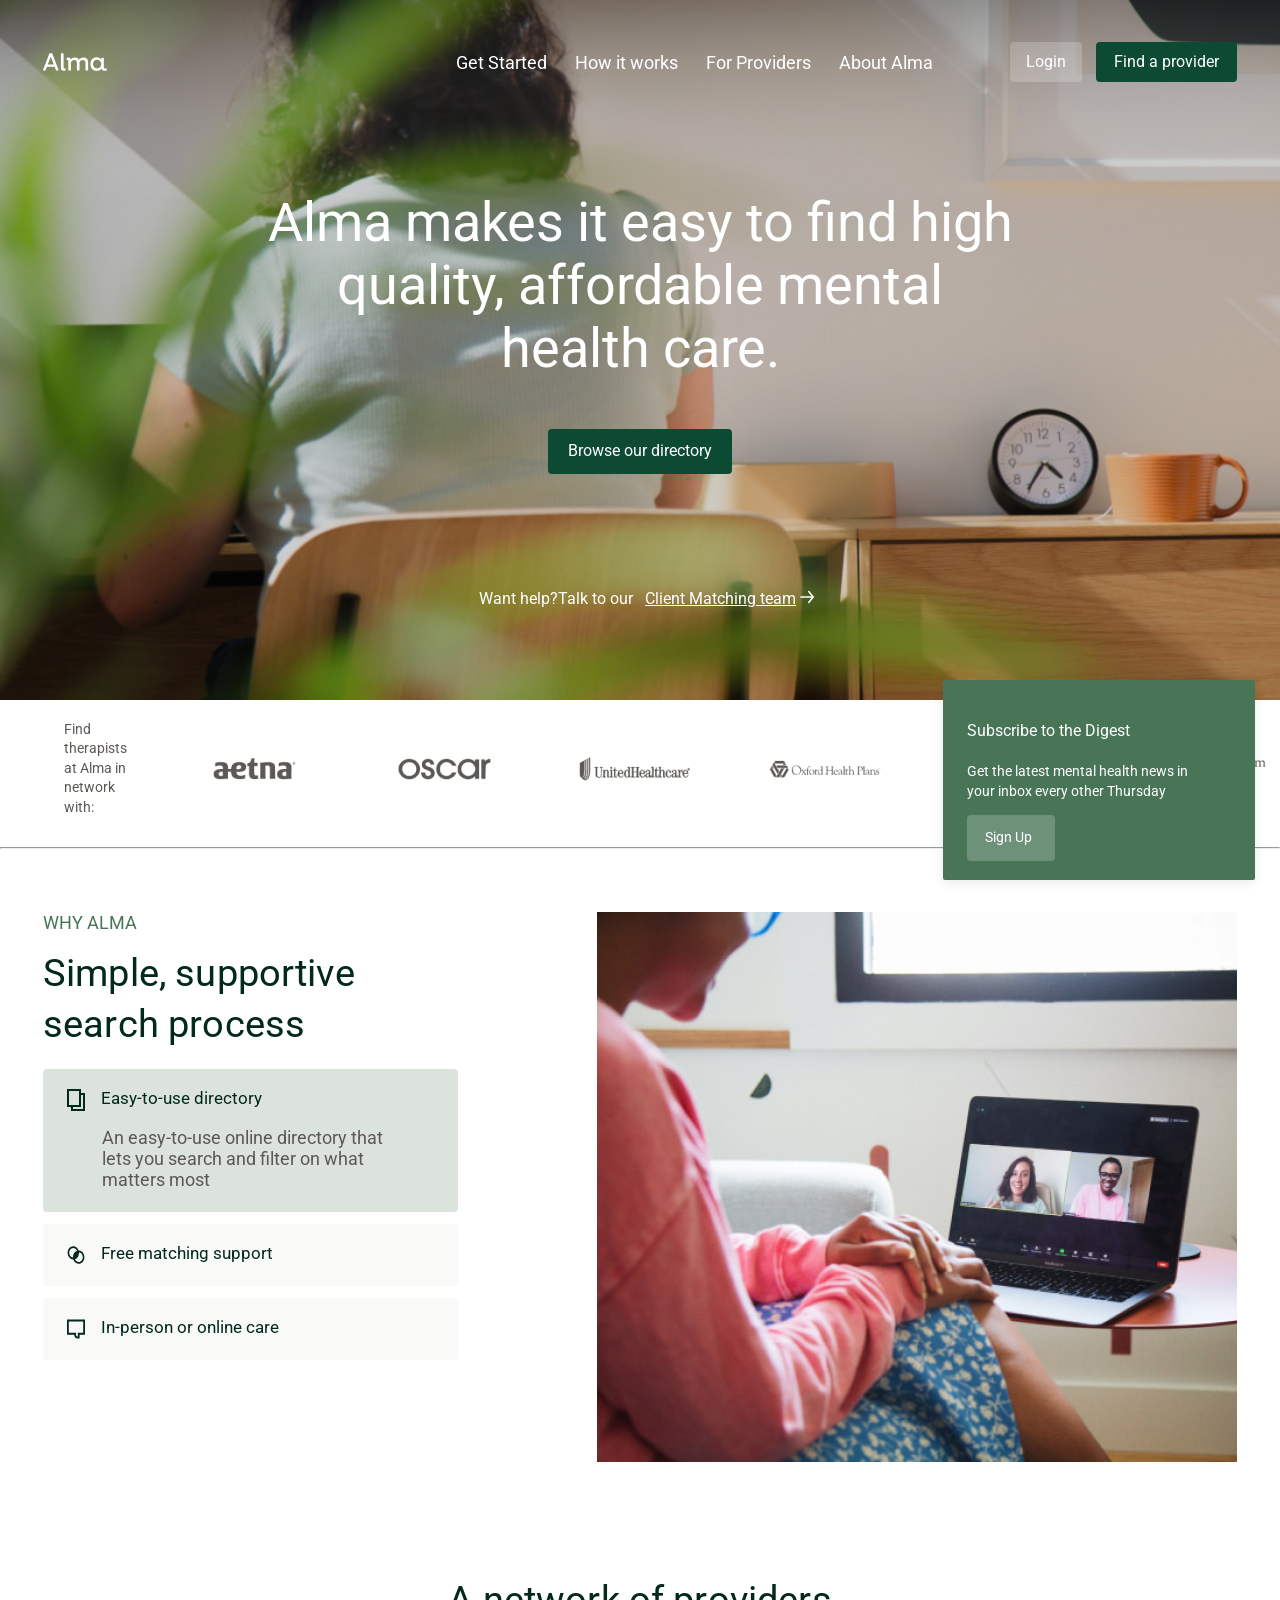
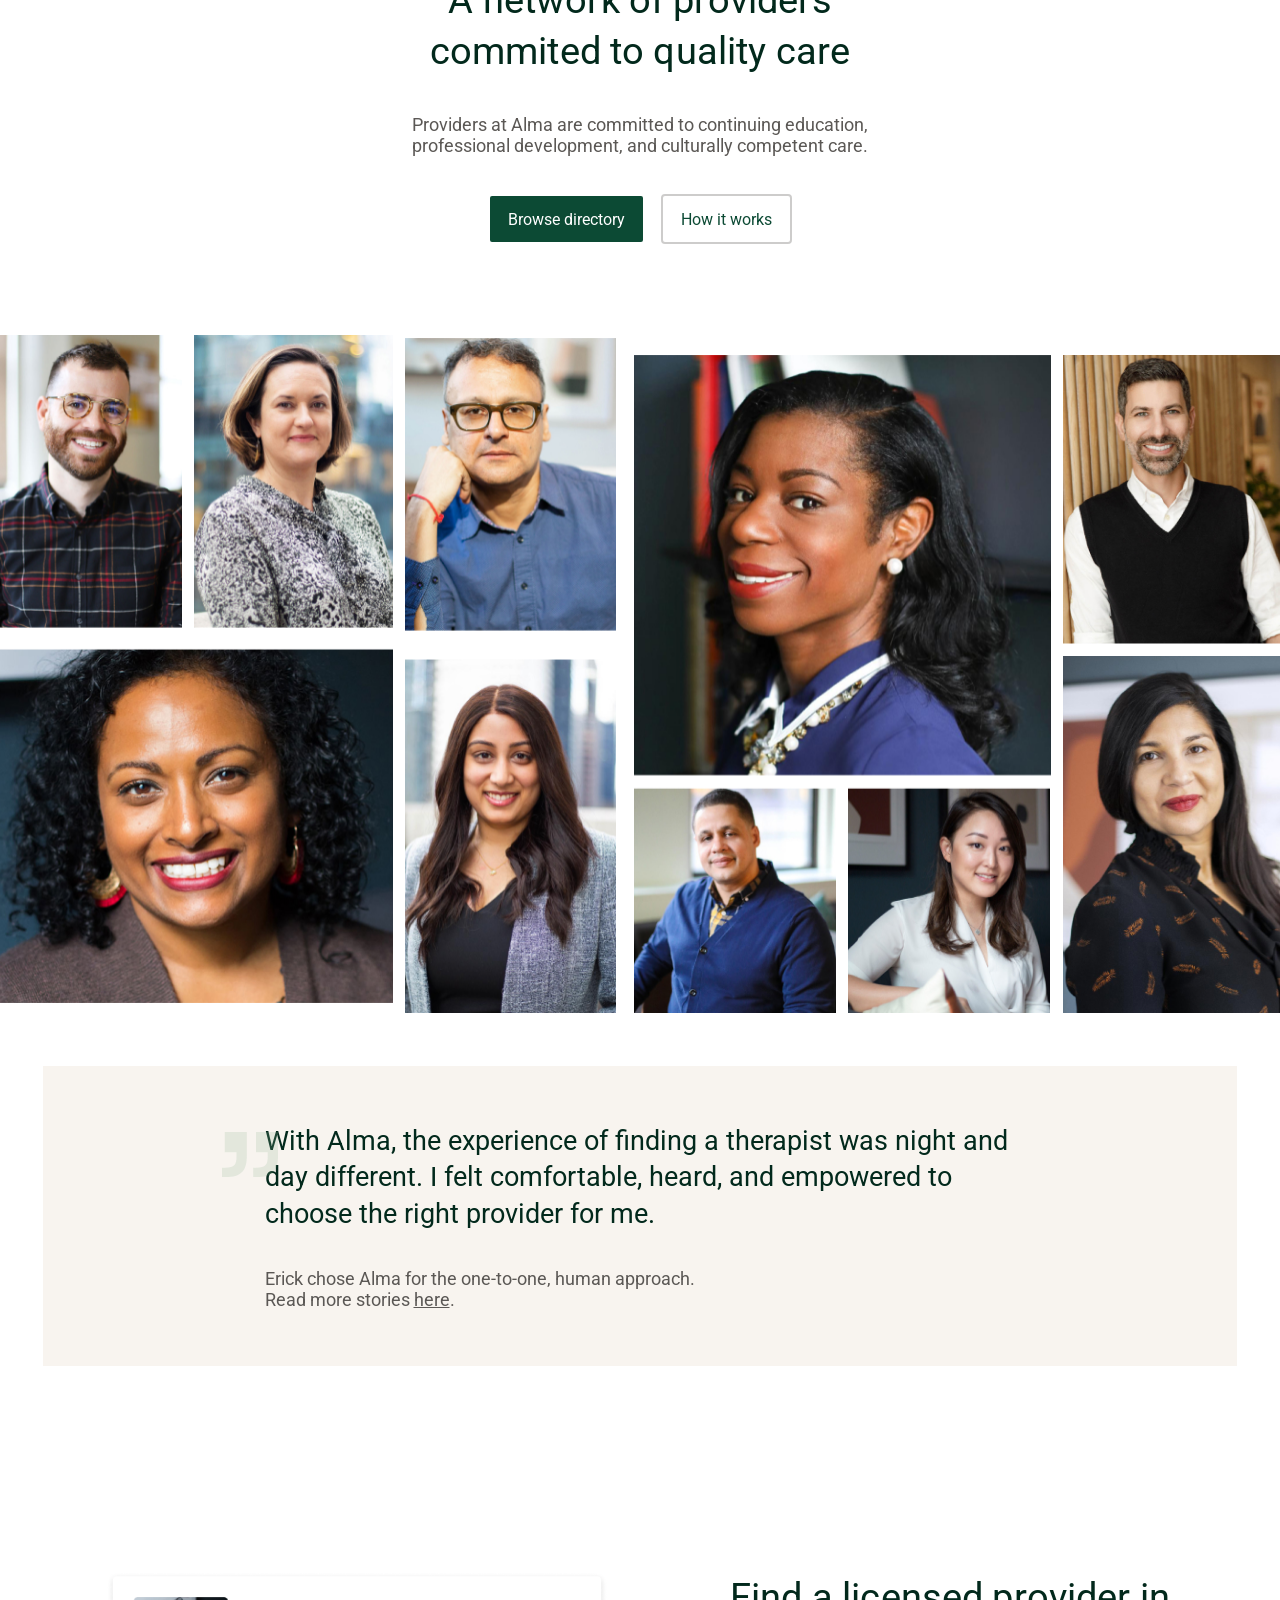
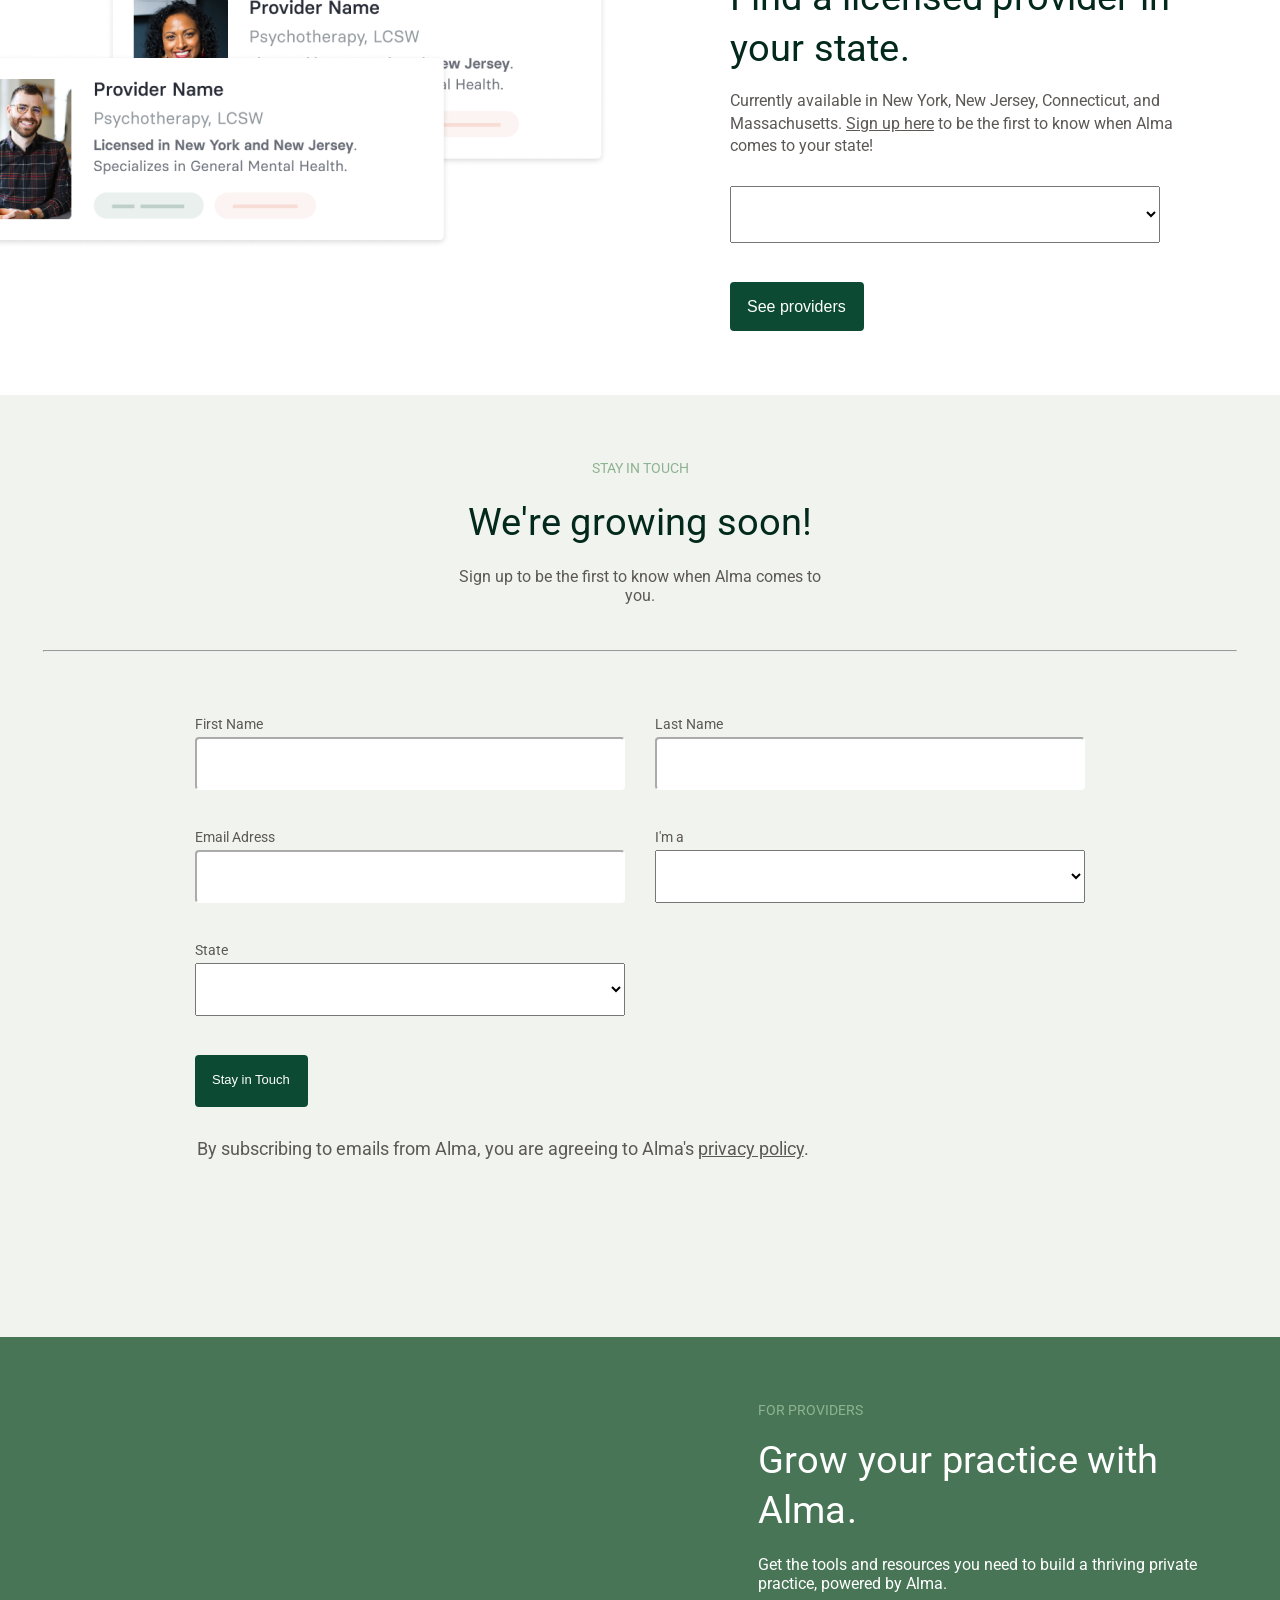
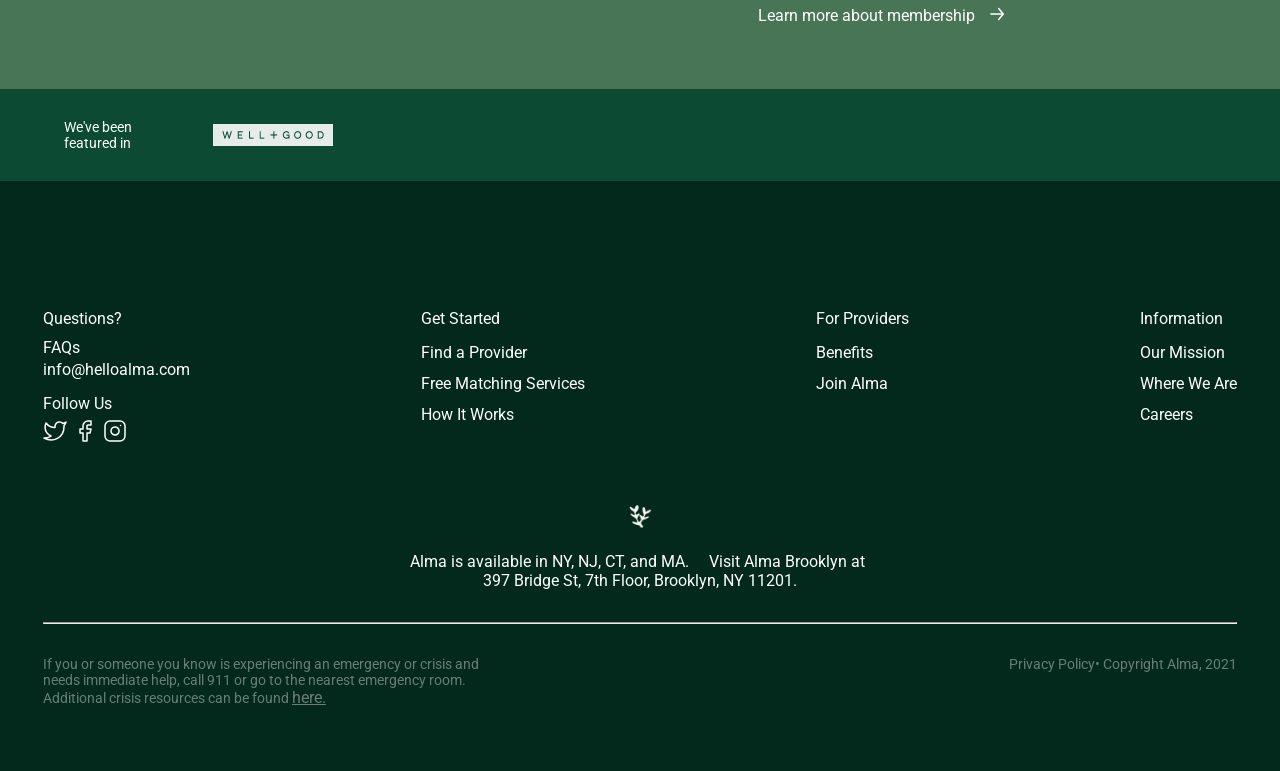
<file: Alma/index.html>
<!DOCTYPE html>
<html lang="en">
  <head>
    <meta charset="UTF-8" />
    <meta name="viewport" content="width=device-width, initial-scale=1.0" />
    <meta http-equiv="X-UA-Compatible" content="IE=edge" />
    <title>Alma</title>
    <link rel="preconnect" href="https://fonts.googleapis.com" />
    <link rel="preconnect" href="https://fonts.gstatic.com" crossorigin />
    <link
      href="https://fonts.googleapis.com/css2?family=Roboto&display=swap"
      rel="stylesheet"
    />
    <link rel="stylesheet" href="css/main.css" />
    <link rel="icon" href="img/alma.svg" />
  </head>
  <body>
    <header class="header">
      <div class="container">
        <div class="header-wrapper">
          <div class="header-head">
            <img src="img/aallmmaa.svg" alt="alma" class="logo" />
            <nav class="header-nav">
              <ul class="ul">
                <li>Get Started</li>
                <li>How it works</li>
                <li>For Providers</li>
                <li>About Alma</li>
              </ul>
              <div class="nav-btn">
                <a href="#" class="btn login">Login</a>
                <a href="#" class="btn green-btn">Find a provider</a>
              </div>
            </nav>
          </div>
        </div>
      </div>
    </header>

    <section class="first-screen">
      <div class="container">
        <div class="first-screen-wrapper">
          <div class="header-text">
            <h1 class="h1">
              Alma makes it easy to find high<br />quality, affordable mental<br />health
              care.
            </h1>
            <a href="#" class="btn green-btn">Browse our directory</a>
            <div class="help">
              <p>Want help?Talk to our</p>
              <div class="team">
                <a href="#" class="team-btn"><u>Client Matching team</u></a>
                <img src="img/arrow-r.svg" alt="arrow" />
              </div>
            </div>
          </div>
          <div class="subscribe">
            <p class="subscribe-p">Subscribe to the Digest</p>
            <p>
              Get the latest mental health news in<br />your inbox every other
              Thursday
            </p>
            <a href="#" class="btn subscribe-btn">Sign Up</a>
          </div>
        </div>
      </div>
    </section>
    <section class="wfh">
      <div class="wfh-wrapper">
        <p class="wfh-text">Find therapists at Alma in network with:</p>
        <div class="wfh-img">
          <img src="img/logo.png" alt="logo" />
          <img src="img/logo2.png" alt="logo" />
          <img src="img/logo3.png" alt="logo" />
          <img src="img/logo4.png" alt="logo" />
          <img src="img/logo5.png" alt="logo" />
          <img src="img/logo6.png" alt="logo" />
        </div>
      </div>
      <hr />
    </section>
    <section class="why">
      <div class="container">
        <div class="why-wrapper">
          <div class="why-offer">
            <p class="why-alma">WHY ALMA</p>
            <h2 class="h2">Simple, supportive<br />search process</h2>
            <div class="pluses">
              <div class="easy">
                <div class="easy-head">
                  <img src="img/easy.svg" alt="book" class="plus-img" />
                  <h5 class="pluses-h">Easy-to-use directory</h5>
                </div>
                <p class="easy-p">
                  An easy-to-use online directory that lets you search and
                  filter on what matters most
                </p>
              </div>
              <div class="white-plus">
                <img src="img/free.svg" alt="rings" class="plus-img" />
                <h5 class="pluses-h">Free matching support</h5>
              </div>
              <div class="white-plus">
                <img src="img/in-person.svg" alt="comment" class="plus-img" />
                <h5 class="pluses-h">In-person or online care</h5>
              </div>
            </div>
          </div>
          <img src="img/why.png" alt="Videochat" class="plus-img1" />
        </div>
      </div>
    </section>
    <section class="people">
      <div class="container">
        <div class="people-wrapper">
          <div class="people-text-wrapper">
            <div class="people-text">
              <h2 class="h2 people-h">
                A network of providers<br />commited to quality care
              </h2>
              <p class="people-p">
                Providers at Alma are committed to continuing education,
                professional development, and culturally competent care.
              </p>
              <div class="people-btns">
                <a href="#" class="btn green-btn">Browse directory</a>
                <a href="#" class="btn white-btn">How it works</a>
              </div>
            </div>
          </div>
          <div class="people-img">
            <img src="img/people1.png" alt="people" />
            <img src="img/people2.png" alt="people" />
            <img src="img/people3.png" alt="people" />
          </div>
        </div>
      </div>
    </section>
    <section class="erick">
      <div class="container">
        <div class="erick-wrapper">
          <svg
            class="erick-svg"
            width="56"
            height="45"
            viewBox="0 0 56 45"
            fill="none"
            xmlns="http://www.w3.org/2000/svg"
          >
            <g clip-path="url(#clip0_1_369)">
              <path
                opacity="0.2"
                d="M2.7541 20.2041H14.5049V24.7959C14.5049 32.1429 12.8525 35.8163 2.7541 35.8163H0V45H3.67213C19.2787 45 24.7869 38.5714 24.7869 23.8775V0H2.7541V20.2041ZM33.9672 0V20.2041H45.718V24.7959C45.718 32.1429 44.0656 35.8163 33.9672 35.8163H31.2131V45H34.8852C50.4918 45 56 38.5714 56 23.8775V0H33.9672Z"
                fill="#8EB391"
              />
            </g>
            <defs>
              <clipPath id="clip0_1_369">
                <rect width="56" height="45" fill="white" />
              </clipPath>
            </defs>
          </svg>
          <div class="erick-text">
            <blockquote class="blockquote">
              With Alma, the experience of finding a therapist was night and day
              different. I felt comfortable, heard, and empowered to choose the
              right provider for me.
            </blockquote>
            <div class="erick-dec">
              <p class="erick-decision">
                Erick chose Alma for the one-to-one, human approach.
              </p>
              <p class="erick-decision2">
                Read more stories&nbsp<a href="#" class="erick-btn">here</a>.
              </p>
            </div>
          </div>
        </div>
      </div>
    </section>
    <section class="find">
      <div class="container">
        <div class="find-wrapper">
          <div class="providers">
            <img src="img/prv.png" alt="provider" class="prov prov1" />
            <img src="img/prv2.png" alt="provider" class="prov prov2" />
          </div>
          <div class="find-text">
            <h2 class="h2">Find a licensed provider in your state.</h2>
            <p class="find-p">
              Currently available in New York, New Jersey, Connecticut, and
              Massachusetts. <a href="#" class="find-p-btn">Sign up here</a> to
              be the first to know when Alma comes to your state!
            </p>
            <form action="#" method="post" name="form1">
              <div class="see">
                <p>
                  <select name="list1" required>
                    <option></option>
                    <option>Ден моет посуду</option>
                    <option>Ден не моет посуду</option>
                  </select>
                </p>
                <p>
                  <input
                    type="submit"
                    value="See providers"
                    class="btn green-btn"
                  />
                </p>
              </div>
            </form>
          </div>
        </div>
      </div>
    </section>
    <section class="sign">
      <div class="container">
        <div class="sign-wrapper">
          <div class="sign-head">
            <p class="headlings">STAY IN TOUCH</p>
            <h2 class="h2">We're growing soon!</h2>
            <p class="sign-p">
              Sign up to be the first to know when Alma comes to<br />you.
            </p>
          </div>
          <hr />
          <div class="form-wrapper">
            <form method="post" action="#" name="form2">
              <div class="inner-form-wrapper">
                <div class="about first">
                  <label for="name">First Name</label>
                  <input type="text" name="name" required />
                </div>
                <div class="about last">
                  <label for="lastname">Last Name</label>
                  <input type="text" name="lastname" required />
                </div>
                <div class="about email">
                  <label for="email">Email Adress</label>
                  <input type="text" name="email" required />
                </div>
                <div class="about me">
                  <label for="me">I'm a</label>
                  <p>
                    <select name="list1" required>
                      <option></option>
                      <option>Male</option>
                      <option>Female</option>
                      <option>Ден</option>
                    </select>
                  </p>
                  <p></p>
                </div>

                <div class="about state">
                  <label for="state">State</label>
                  <p>
                    <select name="list1" required>
                      <option></option>
                      <option>Пендостан</option>
                      <option>Пендостан</option>
                    </select>
                  </p>
                  <p></p>
                </div>
               
                <p class="subm"><input type="submit" value="Stay in Touch" /></p>
              </div>
            </form>
            <p class="form-p">
              By subscribing to emails from Alma, you are agreeing to Alma's
              <a href="#" class="privacy">privacy policy</a>.
            </p>
          </div>
        </div>
      </div>
    </section>
    <section class="for-providers">
      <div class="container">
        <div class="providers-wrapper">
          <div class="providers-text">
            <p class="headlings">FOR PROVIDERS</p>
            <h2 class="h2">Grow your practice with Alma.</h2>
            <p class="providers-desc">
              Get the tools and resources you need to build a thriving private
              practice, powered by Alma.
            </p>
            <div class="membership">
              <p>Learn more about membership</p>
              <a href="#" class="membership-btn"
                ><img src="img/arrow-r.svg" alt="arrow"
              /></a>
            </div>
          </div>
        </div>
      </div>
      <div class="wg">
        <p class="wg-text">We've been featured in</p>
        <img src="img/wg.png" alt="well+good" />
      </div>
    </section>
    <footer class="footer">
      <div class="container">
        <div class="footer-wrapper">
          <div class="cols">
            <div class="col col1">
              <h6 class="footer-h">Questions?</h6>
              <a href="#">FAQs</a>
              <a href="#" class="mail">info@helloalma.com</a>
              <div class="follow">
                <h6 class="footer-h">Follow Us</h6>
                <div class="socials">
                  <img src="img/twitter.svg" alt="twitter" class="twitter" />
                  <img src="img/facebook.svg" alt="facebook" class="facebook" />
                  <img
                    src="img/instagram.svg"
                    alt="instagram"
                    class="instagram"
                  />
                </div>
              </div>
            </div>
            <div class="col col2">
              <h6 class="footer-h">Get Started</h6>
              <a href="#">Find a Provider</a>
              <a href="#">Free Matching Services</a>
              <a href="#">How It Works</a>
            </div>
            <div class="col col3">
              <h6 class="footer-h">For Providers</h6>
              <a href="#">Benefits</a>
              <a href="#">Join Alma</a>
            </div>
            <div class="col col4">
              <h6 class="footer-h">Information</h6>
              <a href="#">Our Mission</a>
              <a href="#">Where We Are</a>
              <a href="#">Careers</a>
            </div>
          </div>
          <div class="legolize">
            <img src="img/alma.svg" alt="alma-logo" class="alma" />
            <div class="legolize-text">
              <div class="legolize-first-row">
                <p class="leg1">Alma is available in NY, NJ, CT, and MA.</p>
                <p class="leg2">Visit Alma Brooklyn at</p>
              </div>
              <p class="leg3">397 Bridge St, 7th Floor, Brooklyn, NY 11201.</p>
            </div>
          </div>
          <hr />
          <div class="footer-footer">
            <p class="footer-footer-left">
              If you or someone you know is experiencing an emergency or crisis
              and needs immediate help, call 911 or go to the nearest emergency
              room. Additional crisis resources can be found
              <a href="#">here.</a>
            </p>
            <div class="footer-footer-right">
              <p class="policy">Privacy Policy</p>
              <p class="copyright">• Copyright Alma, 2021</p>
            </div>
          </div>
        </div>
      </div>
    </footer>
  </body>
</html>
</file>
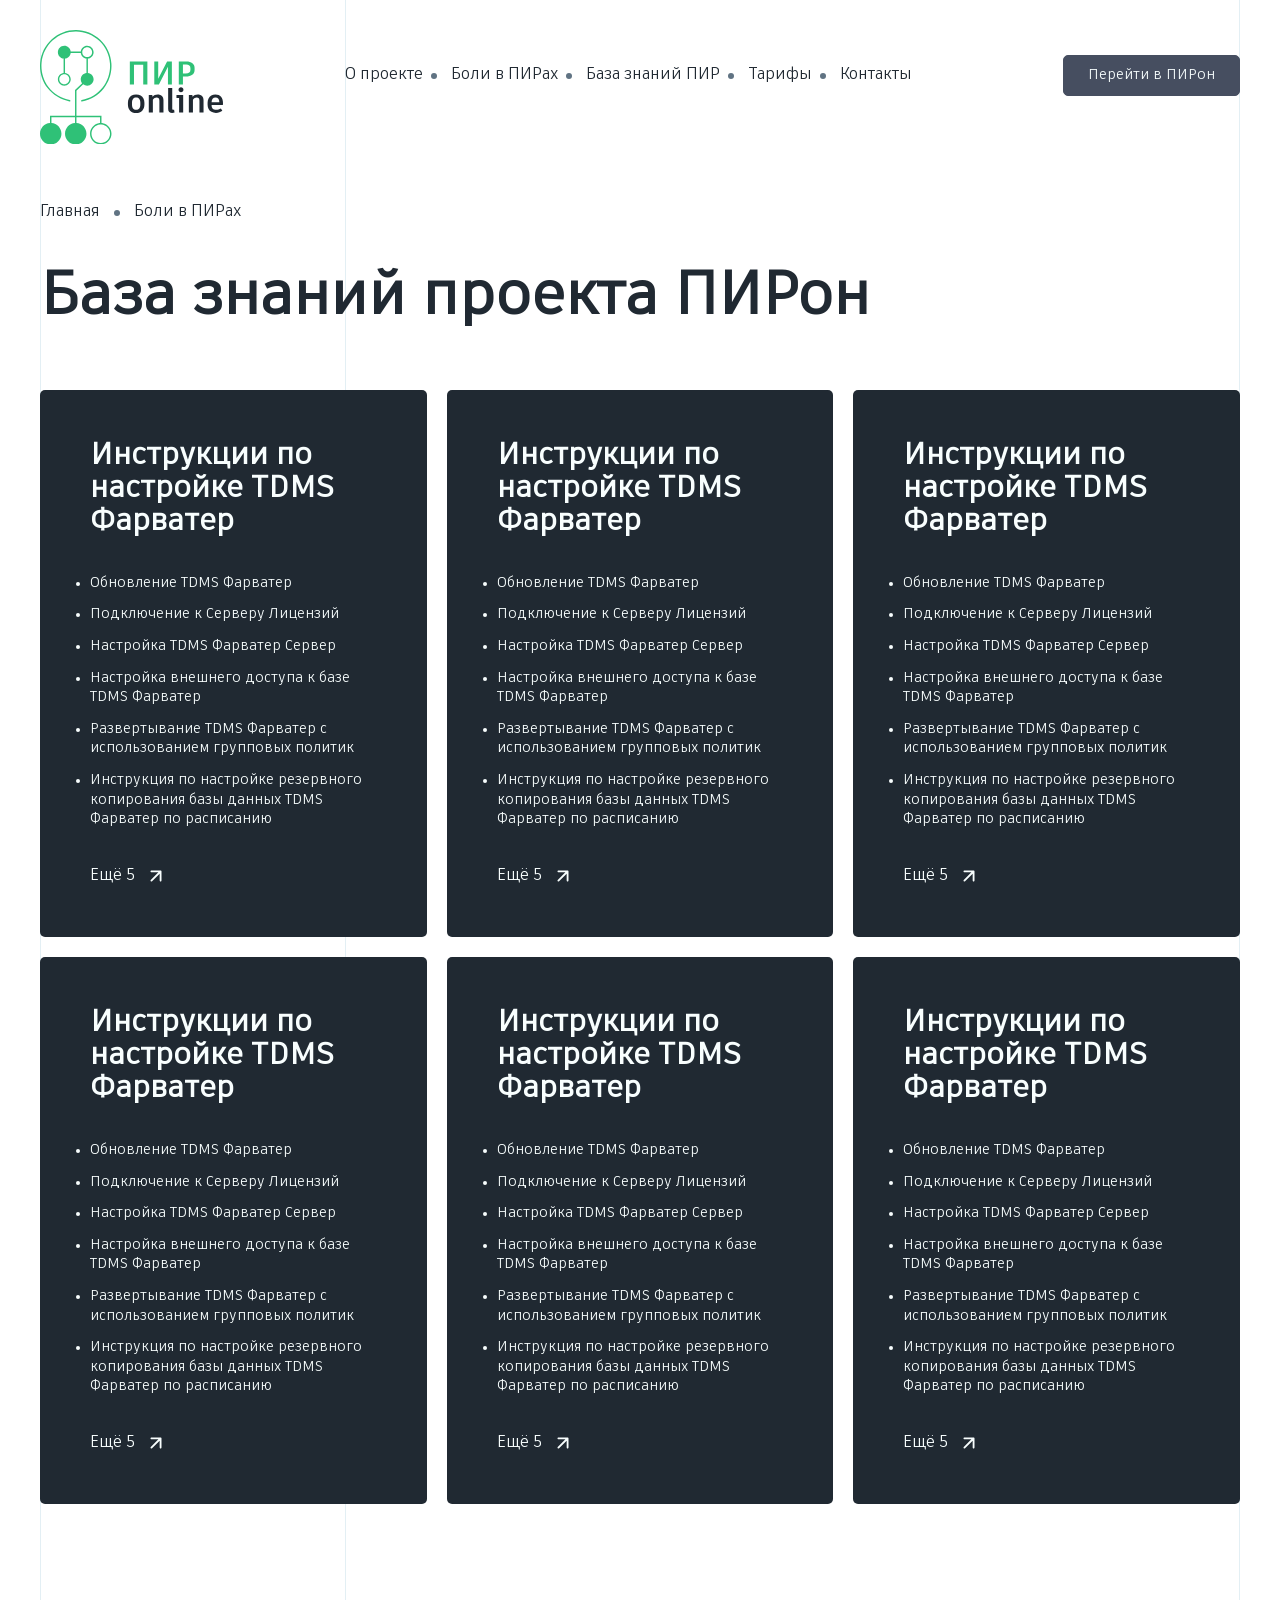
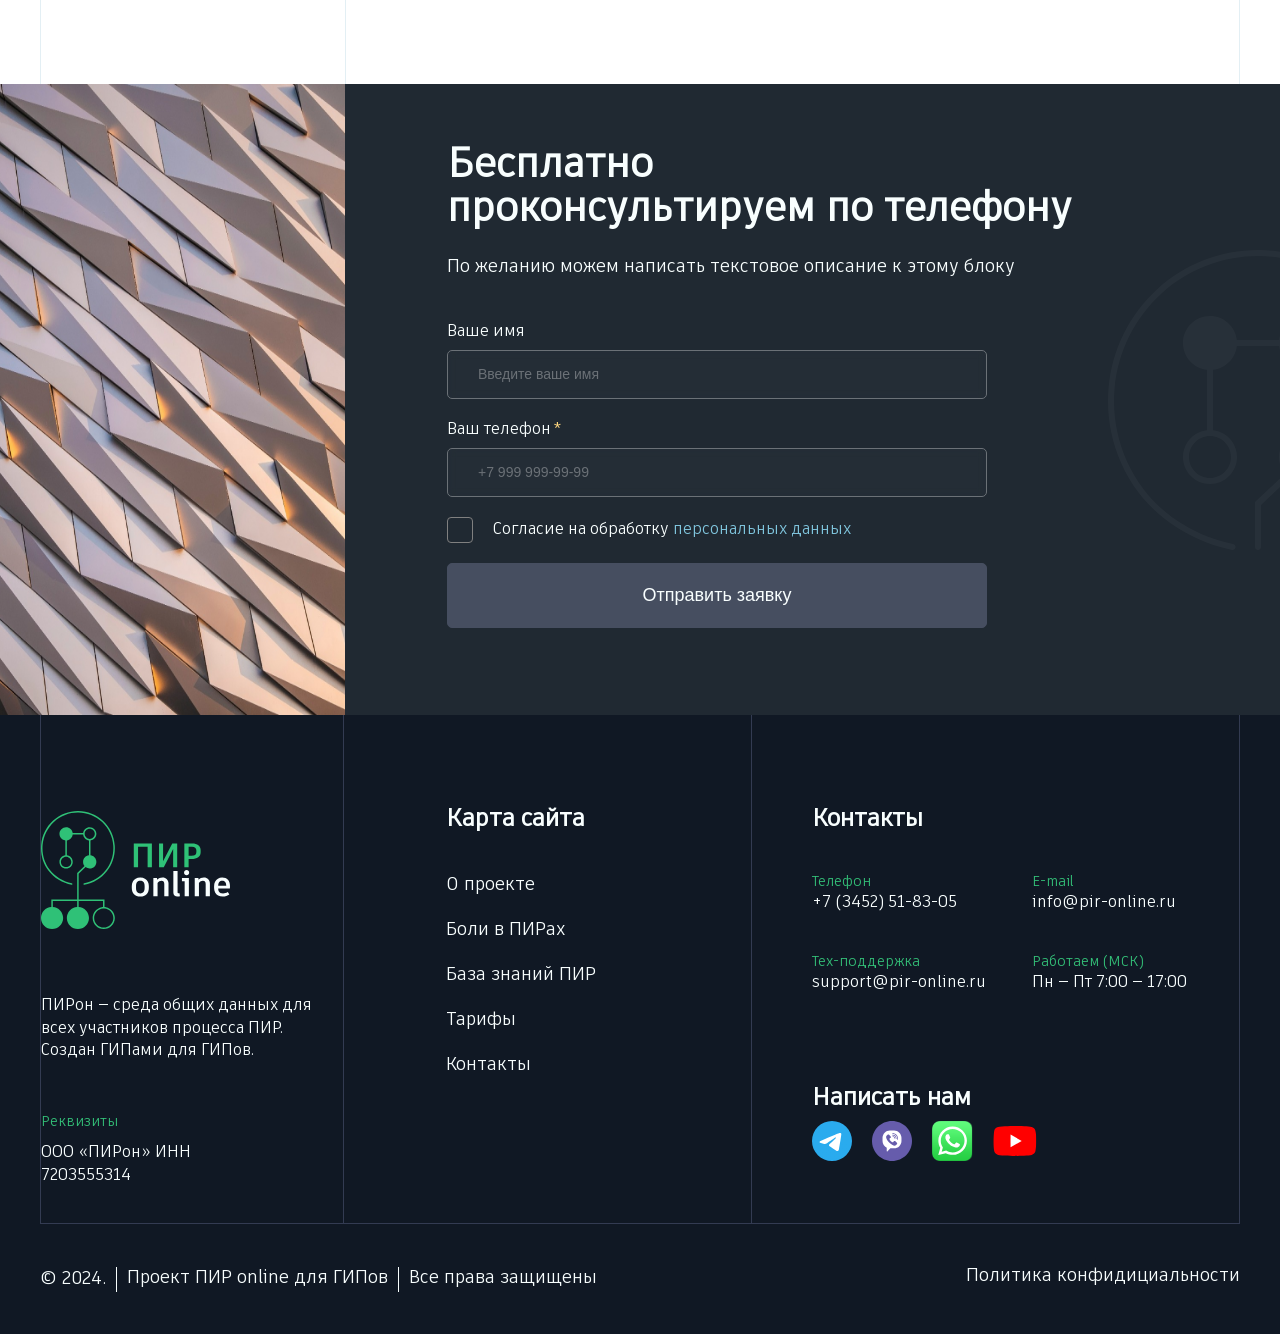
<file: Пир/base.html>
<!DOCTYPE html>
<html lang="en">
<head>
    <meta charset="UTF-8" />
    <meta name="viewport" content="width=device-width, initial-scale=1.0" />
    <title>ПИР</title>
    <link rel="stylesheet" href="./css/swiper-bundle.min.css" />
    <link rel="stylesheet" href="./css/fancybox.css" />
    <link rel="stylesheet" href="./css/animate.min.css" />
    <link rel="stylesheet" href="./scss/main.css?v8" />
</head>
<body>
    <header class="header header_white" id="top">
        <div class="container">
          <div class="header_wrapper">
            <div class="logo">
              <svg
                class="svg"
                xmlns="http://www.w3.org/2000/svg"
                width="240"
                height="150"
                viewBox="0 0 240 150"
                fill="none"
              >
                <path
                  fill-rule="evenodd"
                  clip-rule="evenodd"
                  d="M47.3232 1.89135C36.0293 1.77805 25.106 5.94779 16.7222 13.5727C8.33826 21.1977 3.1068 31.7202 2.06642 43.0512C1.02604 54.3823 4.25282 65.6931 11.1061 74.7382C17.7689 83.5319 28.331 89.71 39.0813 91.854C39.5913 91.9558 39.9335 92.4437 39.8437 92.9567C39.7537 93.4712 39.2634 93.8157 38.7518 93.7141C27.5396 91.4867 16.5633 85.054 9.61575 75.8845C2.47689 66.4625 -0.884334 54.6804 0.199394 42.8772C1.28312 31.0741 6.73256 20.1131 15.4658 12.1705C24.199 4.2278 35.5774 -0.11568 47.3418 0.00234364C59.1063 0.120368 70.3966 4.69127 78.9711 12.8076C87.5456 20.9238 92.7773 31.992 93.6275 43.8145C94.4778 55.6371 90.8843 67.3495 83.5607 76.6263C76.4332 85.6547 66.28 91.7337 55.0259 93.7356C54.5125 93.827 54.0292 93.4728 53.9494 92.9567C53.8697 92.4419 54.2217 91.9608 54.7337 91.8693C65.5242 89.9413 75.258 84.1086 82.0933 75.4504C89.124 66.5446 92.5737 55.3007 91.7574 43.951C90.9412 32.6014 85.9188 21.976 77.6872 14.1844C69.4557 6.39272 58.6171 2.00465 47.3232 1.89135Z"
                  fill="#2FC177"
                />
                <path
                  fill-rule="evenodd"
                  clip-rule="evenodd"
                  d="M61.875 20.625C66.5349 20.625 70.3125 24.4026 70.3125 29.0625C70.3125 33.4055 67.0312 36.9822 62.8125 37.4485V56.3015C67.0312 56.7678 70.3125 60.3445 70.3125 64.6875C70.3125 69.3474 66.5349 73.125 61.875 73.125C59.8973 73.125 58.0785 72.4446 56.64 71.3051L47.8125 79.6875V112.5H80.625V114.375V121.906C81.2625 121.948 81.8885 122.032 82.5 122.156C88.9188 123.459 93.75 129.134 93.75 135.938C93.75 143.704 87.454 150 79.6875 150C71.9209 150 65.625 143.704 65.625 135.938C65.625 129.134 70.4562 123.459 76.875 122.156C77.4865 122.032 78.1125 121.948 78.75 121.906V114.375H47.8125V121.906C55.1419 122.388 60.9375 128.486 60.9375 135.938C60.9375 143.704 54.6415 150 46.875 150C39.1085 150 32.8125 143.704 32.8125 135.938C32.8125 128.486 38.6081 122.388 45.9375 121.906V114.375H15V121.906C22.3294 122.388 28.125 128.486 28.125 135.938C28.125 143.704 21.829 150 14.0625 150C6.29595 150 3.26438e-09 143.704 3.26438e-09 135.938C3.26438e-09 128.486 5.79556 122.388 13.125 121.906V114.375V112.5H45.9375V78.75L55.3025 69.9788C54.1359 68.5316 53.4375 66.6911 53.4375 64.6875C53.4375 60.3445 56.7188 56.7678 60.9375 56.3015V37.4485C57.0266 37.0162 53.9213 33.9109 53.489 30H40.261C39.8287 33.9109 36.7234 37.0162 32.8125 37.4485V56.3015C37.0312 56.7678 40.3125 60.3445 40.3125 64.6875C40.3125 69.3474 36.5349 73.125 31.875 73.125C27.2151 73.125 23.4375 69.3474 23.4375 64.6875C23.4375 60.3445 26.7188 56.7678 30.9375 56.3015V37.4485C26.7188 36.9822 23.4375 33.4055 23.4375 29.0625C23.4375 24.4026 27.2151 20.625 31.875 20.625C36.218 20.625 39.7946 23.9063 40.261 28.125H53.489C53.9553 23.9063 57.532 20.625 61.875 20.625ZM61.875 35.5147C65.4385 35.5147 68.3272 32.626 68.3272 29.0625C68.3272 25.499 65.4385 22.6103 61.875 22.6103C58.3115 22.6103 55.4228 25.499 55.4228 29.0625C55.4228 32.626 58.3115 35.5147 61.875 35.5147ZM31.875 71.25C35.4994 71.25 38.4375 68.3119 38.4375 64.6875C38.4375 61.0631 35.4994 58.125 31.875 58.125C28.2506 58.125 25.3125 61.0631 25.3125 64.6875C25.3125 68.3119 28.2506 71.25 31.875 71.25ZM80.5601 123.781H78.8149C72.4912 124.228 67.5 129.5 67.5 135.938C67.5 142.669 72.9565 148.125 79.6875 148.125C86.4185 148.125 91.875 142.669 91.875 135.938C91.875 129.5 86.8838 124.228 80.5601 123.781Z"
                  fill="#2FC177"
                />
                <path
                  d="M140.823 71.5224H135.384V45.6179H123.255V71.5224H117.816V41.25H140.823V71.5224Z"
                  fill="#2FC177"
                />
                <path
                  d="M172.944 41.25V71.5224H167.808V48.2127L155.937 71.5224H149.894V41.25H155.031V64.0408L166.685 41.25H172.944Z"
                  fill="#2FC177"
                />
                <path
                  d="M191.986 41.25C195.295 41.25 197.914 42.014 199.842 43.5421C201.77 45.0413 202.734 47.1603 202.734 49.8993V52.4076C202.734 55.1465 201.698 57.2944 199.626 58.8513C197.554 60.3793 194.763 61.1433 191.252 61.1433H187.453V71.5224H182.015V41.25H191.986ZM197.295 50.1587C197.295 48.573 196.806 47.391 195.827 46.6125C194.849 45.8053 193.482 45.4016 191.727 45.4016H187.453V56.9917H191.079C195.223 56.9917 197.295 55.3627 197.295 52.1048V50.1587Z"
                  fill="#2FC177"
                />
                <path
                  d="M126.06 84.5753C128.363 84.5753 130.334 85.0366 131.974 85.9592C133.614 86.8818 134.852 88.1647 135.686 89.8081C136.521 91.4515 136.938 93.3399 136.938 95.4734V97.8087C136.938 101.124 135.988 103.777 134.089 105.766C132.19 107.755 129.514 108.75 126.06 108.75C122.636 108.75 119.989 107.755 118.118 105.766C116.248 103.777 115.312 101.124 115.312 97.8087V95.4734C115.312 93.3399 115.715 91.4515 116.521 89.8081C117.356 88.1647 118.579 86.8818 120.19 85.9592C121.802 85.0366 123.758 84.5753 126.06 84.5753ZM126.06 88.6405C124.305 88.6405 122.967 89.2171 122.046 90.3703C121.125 91.4947 120.665 93.1669 120.665 95.3869V97.8087C120.665 100.086 121.111 101.816 122.003 102.998C122.924 104.151 124.276 104.728 126.06 104.728C127.845 104.728 129.211 104.151 130.161 102.998C131.111 101.816 131.585 100.086 131.585 97.8087V95.3869C131.585 93.1957 131.111 91.5235 130.161 90.3703C129.211 89.2171 127.845 88.6405 126.06 88.6405Z"
                  fill="#202932"
                />
                <path
                  d="M154.408 84.5753C156.623 84.5753 158.422 85.2528 159.803 86.6079C161.213 87.9629 161.918 89.8513 161.918 92.2731V108.188H156.566V92.7056C156.566 89.9955 155.372 88.6405 152.983 88.6405C151.026 88.6405 149.372 89.5919 148.019 91.4947V108.188H142.667V85.1807H147.242L147.588 87.516C149.228 85.5555 151.501 84.5753 154.408 84.5753Z"
                  fill="#202932"
                />
                <path
                  d="M173.417 102.825C173.417 103.46 173.532 103.921 173.763 104.209C173.993 104.469 174.396 104.598 174.971 104.598C175.115 104.598 175.417 104.57 175.878 104.512L176.439 108.188C175.374 108.563 174.352 108.75 173.374 108.75C171.734 108.75 170.439 108.318 169.489 107.453C168.54 106.559 168.065 105.276 168.065 103.604V76.1855H173.417V102.825Z"
                  fill="#202932"
                />
                <path
                  d="M187.78 108.188H182.428V89.1594H178.975V85.1807H187.78V108.188ZM184.888 81.5913C183.996 81.5913 183.234 81.2886 182.601 80.6831C181.968 80.0488 181.651 79.2848 181.651 78.3911C181.651 77.4973 181.968 76.7333 182.601 76.099C183.234 75.4647 183.996 75.1476 184.888 75.1476C185.781 75.1476 186.543 75.4647 187.176 76.099C187.809 76.7045 188.126 77.4685 188.126 78.3911C188.126 79.2848 187.809 80.0488 187.176 80.6831C186.543 81.2886 185.781 81.5913 184.888 81.5913Z"
                  fill="#202932"
                />
                <path
                  d="M206.962 84.5753C209.178 84.5753 210.976 85.2528 212.358 86.6079C213.768 87.9629 214.473 89.8513 214.473 92.2731V108.188H209.12V92.7056C209.12 89.9955 207.926 88.6405 205.538 88.6405C203.581 88.6405 201.926 89.5919 200.574 91.4947V108.188H195.221V85.1807H199.797L200.142 87.516C201.782 85.5555 204.056 84.5753 206.962 84.5753Z"
                  fill="#202932"
                />
                <path
                  d="M240 95.7761C240 96.5834 239.942 97.4483 239.827 98.3709H225.022C225.051 100.562 225.569 102.177 226.576 103.214C227.583 104.224 229.094 104.728 231.108 104.728C232.23 104.728 233.252 104.57 234.173 104.252C235.122 103.906 236.144 103.431 237.237 102.825L239.137 106.025C238.101 106.804 236.835 107.453 235.338 107.972C233.871 108.491 232.346 108.75 230.763 108.75C228.489 108.75 226.518 108.289 224.849 107.366C223.209 106.415 221.957 105.132 221.094 103.517C220.231 101.874 219.799 99.9998 219.799 97.8952V95.5166C219.799 93.4408 220.216 91.5812 221.051 89.9378C221.885 88.2657 223.08 86.9538 224.633 86.0024C226.187 85.051 228 84.5753 230.072 84.5753C233.238 84.5753 235.684 85.5411 237.41 87.4728C239.137 89.3756 240 92.1434 240 95.7761ZM235.209 94.6517C235.209 92.6624 234.777 91.1487 233.914 90.1108C233.051 89.0441 231.784 88.5107 230.115 88.5107C228.475 88.5107 227.223 89.0441 226.36 90.1108C225.526 91.1776 225.079 92.7633 225.022 94.8679H235.209V94.6517Z"
                  fill="#202932"
                />
              </svg>
            </div>
  
            <div class="main-menu">
              <nav class="nav">
                <ul id="navigation">
                  <li><a href="./about.html">О проекте</a></li>
                  <li><a href="./pains.html">Боли в ПИРах</a></li>
                  <li><a href="#">База знаний ПИР</a></li>
                  <li><a href="#">Тарифы</a></li>
                  <li><a href="./contacts.html">Контакты</a></li>
                </ul>
              </nav>
              <div class="telecon">
                <div class="levels">
                  <p class="ttitle">Телефон</p>
                  <a href="tel:+7 (3452) 51-83-05" class="ttext"
                    >+7 (3452) 51-83-05</a
                  >
                </div>
                <div class="levels">
                  <p class="ttitle">Работаем (МСК)</p>
                  <p class="ttext">Пн — Пт 7:00 — 17:00</p>
                </div>
                <div class="levels">
                  <p class="ttitle">Мессенджеры</p>
                  <div class="text_down">
                    <a href="#">
                      <img src="./img/mes1.svg" alt="messenger" class="img"
                    /></a>
                    <a href="#"
                      ><img src="./img/mes2.svg" alt="messenger" class="img"
                    /></a>
                    <a href="#"
                      ><img src="./img/mes3.svg" alt="messenger" class="img"
                    /></a>
                    <a href="#"
                      ><img src="./img/mes4.svg" alt="messenger" class="img"
                    /></a>
                  </div>
                </div>
              </div>
            </div>
            <div class="header_btn">
              <a class="boxed-btn" href="#">Перейти в ПИРон</a>
              <button class="boxed-btn burger-btn">
                <!-- <svg
                      xmlns="http://www.w3.org/2000/svg"
                      width="40"
                      height="40"
                      viewBox="0 0 40 40"
                      fill="none"
                    >
                      <path
                        d="M4.99992 13.3333H34.9999C35.4419 13.3333 35.8659 13.1577 36.1784 12.8452C36.491 12.5326 36.6666 12.1087 36.6666 11.6667C36.6666 11.2246 36.491 10.8007 36.1784 10.4882C35.8659 10.1756 35.4419 10 34.9999 10H4.99992C4.55789 10 4.13397 10.1756 3.82141 10.4882C3.50885 10.8007 3.33325 11.2246 3.33325 11.6667C3.33325 12.1087 3.50885 12.5326 3.82141 12.8452C4.13397 13.1577 4.55789 13.3333 4.99992 13.3333ZM34.9999 26.6667H4.99992C4.55789 26.6667 4.13397 26.8423 3.82141 27.1548C3.50885 27.4674 3.33325 27.8913 3.33325 28.3333C3.33325 28.7754 3.50885 29.1993 3.82141 29.5118C4.13397 29.8244 4.55789 30 4.99992 30H34.9999C35.4419 30 35.8659 29.8244 36.1784 29.5118C36.491 29.1993 36.6666 28.7754 36.6666 28.3333C36.6666 27.8913 36.491 27.4674 36.1784 27.1548C35.8659 26.8423 35.4419 26.6667 34.9999 26.6667ZM34.9999 18.3333H4.99992C4.55789 18.3333 4.13397 18.5089 3.82141 18.8215C3.50885 19.134 3.33325 19.558 3.33325 20C3.33325 20.442 3.50885 20.8659 3.82141 21.1785C4.13397 21.4911 4.55789 21.6667 4.99992 21.6667H34.9999C35.4419 21.6667 35.8659 21.4911 36.1784 21.1785C36.491 20.8659 36.6666 20.442 36.6666 20C36.6666 19.558 36.491 19.134 36.1784 18.8215C35.8659 18.5089 35.4419 18.3333 34.9999 18.3333Z"
                        fill="#F8FEFE"
                      />
                    </svg> -->
                <span class="bur">
                  <span></span>
                </span>
              </button>
            </div>
          </div>
        </div>
      </header>
      <div class="lines">
        <div class="container">
          <div class="lines-wrapper">
            <div class="line-sect1"></div>
            <div class="line-sect2"></div>
          </div>
        </div>
      </div>
      <section class="base-section">
        <div class="container">
            <div class="base-section_wrapper">
                <div class="underheader-btns" id="navigation">
                    <a href="./index.html" class="navi">Главная</a>
                    <div class="dot"></div>
                    <a href="/pains.html" class="navi">Боли в ПИРах</a>
                </div>
                <h1 class="h1">База знаний проекта ПИРон</h1>
                <div class="base-section_wrapper_text">
                    <a href="/instruction.html">
                        <div class="base-block">
                            <h3 class="base-block_title">Инструкции по настройке TDMS Фарватер</h3>
                            <ul class="ul">
                                <li class="li">Обновление TDMS Фарватер</li>
                                <li class="li">Подключение к Серверу Лицензий</li>
                                <li class="li">Настройка TDMS Фарватер Сервер</li>
                                <li class="li">Настройка внешнего доступа к базе TDMS Фарватер</li>
                                <li class="li">Развертывание TDMS Фарватер с использованием групповых политик</li>
                                <li class="li">Инструкция по настройке резервного копирования базы данных TDMS Фарватер по расписанию</li>
                            </ul>
                            <div class="base-block_down">
                                <p class="p">Ещё 5</p>
                                <svg class="svg" xmlns="http://www.w3.org/2000/svg" width="22" height="22" viewBox="0 0 22 22" fill="none">
                                    <path d="M16.4281 6.06833C16.3351 5.84435 16.1571 5.66635 15.9331 5.57333C15.8229 5.52636 15.7045 5.50145 15.5847 5.5H6.41808C6.17496 5.5 5.9418 5.59658 5.76989 5.76849C5.59799 5.94039 5.50141 6.17355 5.50141 6.41667C5.50141 6.65978 5.59799 6.89294 5.76989 7.06485C5.9418 7.23676 6.17496 7.33333 6.41808 7.33333H13.3756L5.76724 14.9325C5.68132 15.0177 5.61313 15.1191 5.56659 15.2308C5.52005 15.3425 5.49609 15.4623 5.49609 15.5833C5.49609 15.7043 5.52005 15.8242 5.56659 15.9359C5.61313 16.0476 5.68132 16.149 5.76724 16.2342C5.85246 16.3201 5.95384 16.3883 6.06555 16.4348C6.17725 16.4814 6.29706 16.5053 6.41808 16.5053C6.53909 16.5053 6.6589 16.4814 6.7706 16.4348C6.88231 16.3883 6.98369 16.3201 7.06891 16.2342L14.6681 8.62583V15.5833C14.6681 15.8264 14.7647 16.0596 14.9366 16.2315C15.1085 16.4034 15.3416 16.5 15.5847 16.5C15.8279 16.5 16.061 16.4034 16.2329 16.2315C16.4048 16.0596 16.5014 15.8264 16.5014 15.5833V6.41667C16.5 6.29688 16.475 6.17854 16.4281 6.06833Z" fill="#F8FEFE"/>
                                </svg>
                            </div>
                        </div>
                    </a>
                    <a href="/instruction.html">
                        <div class="base-block">
                            <h3 class="base-block_title">Инструкции по настройке TDMS Фарватер</h3>
                            <ul class="ul">
                                <li class="li">Обновление TDMS Фарватер</li>
                                <li class="li">Подключение к Серверу Лицензий</li>
                                <li class="li">Настройка TDMS Фарватер Сервер</li>
                                <li class="li">Настройка внешнего доступа к базе TDMS Фарватер</li>
                                <li class="li">Развертывание TDMS Фарватер с использованием групповых политик</li>
                                <li class="li">Инструкция по настройке резервного копирования базы данных TDMS Фарватер по расписанию</li>
                            </ul>
                            <div class="base-block_down">
                                <p class="p">Ещё 5</p>
                                <svg class="svg" xmlns="http://www.w3.org/2000/svg" width="22" height="22" viewBox="0 0 22 22" fill="none">
                                    <path d="M16.4281 6.06833C16.3351 5.84435 16.1571 5.66635 15.9331 5.57333C15.8229 5.52636 15.7045 5.50145 15.5847 5.5H6.41808C6.17496 5.5 5.9418 5.59658 5.76989 5.76849C5.59799 5.94039 5.50141 6.17355 5.50141 6.41667C5.50141 6.65978 5.59799 6.89294 5.76989 7.06485C5.9418 7.23676 6.17496 7.33333 6.41808 7.33333H13.3756L5.76724 14.9325C5.68132 15.0177 5.61313 15.1191 5.56659 15.2308C5.52005 15.3425 5.49609 15.4623 5.49609 15.5833C5.49609 15.7043 5.52005 15.8242 5.56659 15.9359C5.61313 16.0476 5.68132 16.149 5.76724 16.2342C5.85246 16.3201 5.95384 16.3883 6.06555 16.4348C6.17725 16.4814 6.29706 16.5053 6.41808 16.5053C6.53909 16.5053 6.6589 16.4814 6.7706 16.4348C6.88231 16.3883 6.98369 16.3201 7.06891 16.2342L14.6681 8.62583V15.5833C14.6681 15.8264 14.7647 16.0596 14.9366 16.2315C15.1085 16.4034 15.3416 16.5 15.5847 16.5C15.8279 16.5 16.061 16.4034 16.2329 16.2315C16.4048 16.0596 16.5014 15.8264 16.5014 15.5833V6.41667C16.5 6.29688 16.475 6.17854 16.4281 6.06833Z" fill="#F8FEFE"/>
                                </svg>
                            </div>
                        </div>
                    </a>
                    <a href="/instruction.html">
                        <div class="base-block">
                            <h3 class="base-block_title">Инструкции по настройке TDMS Фарватер</h3>
                            <ul class="ul">
                                <li class="li">Обновление TDMS Фарватер</li>
                                <li class="li">Подключение к Серверу Лицензий</li>
                                <li class="li">Настройка TDMS Фарватер Сервер</li>
                                <li class="li">Настройка внешнего доступа к базе TDMS Фарватер</li>
                                <li class="li">Развертывание TDMS Фарватер с использованием групповых политик</li>
                                <li class="li">Инструкция по настройке резервного копирования базы данных TDMS Фарватер по расписанию</li>
                            </ul>
                            <div class="base-block_down">
                                <p class="p">Ещё 5</p>
                                <svg class="svg" xmlns="http://www.w3.org/2000/svg" width="22" height="22" viewBox="0 0 22 22" fill="none">
                                    <path d="M16.4281 6.06833C16.3351 5.84435 16.1571 5.66635 15.9331 5.57333C15.8229 5.52636 15.7045 5.50145 15.5847 5.5H6.41808C6.17496 5.5 5.9418 5.59658 5.76989 5.76849C5.59799 5.94039 5.50141 6.17355 5.50141 6.41667C5.50141 6.65978 5.59799 6.89294 5.76989 7.06485C5.9418 7.23676 6.17496 7.33333 6.41808 7.33333H13.3756L5.76724 14.9325C5.68132 15.0177 5.61313 15.1191 5.56659 15.2308C5.52005 15.3425 5.49609 15.4623 5.49609 15.5833C5.49609 15.7043 5.52005 15.8242 5.56659 15.9359C5.61313 16.0476 5.68132 16.149 5.76724 16.2342C5.85246 16.3201 5.95384 16.3883 6.06555 16.4348C6.17725 16.4814 6.29706 16.5053 6.41808 16.5053C6.53909 16.5053 6.6589 16.4814 6.7706 16.4348C6.88231 16.3883 6.98369 16.3201 7.06891 16.2342L14.6681 8.62583V15.5833C14.6681 15.8264 14.7647 16.0596 14.9366 16.2315C15.1085 16.4034 15.3416 16.5 15.5847 16.5C15.8279 16.5 16.061 16.4034 16.2329 16.2315C16.4048 16.0596 16.5014 15.8264 16.5014 15.5833V6.41667C16.5 6.29688 16.475 6.17854 16.4281 6.06833Z" fill="#F8FEFE"/>
                                </svg>
                            </div>
                        </div>
                    </a>
                    <a href="/instruction.html">
                        <div class="base-block">
                            <h3 class="base-block_title">Инструкции по настройке TDMS Фарватер</h3>
                            <ul class="ul">
                                <li class="li">Обновление TDMS Фарватер</li>
                                <li class="li">Подключение к Серверу Лицензий</li>
                                <li class="li">Настройка TDMS Фарватер Сервер</li>
                                <li class="li">Настройка внешнего доступа к базе TDMS Фарватер</li>
                                <li class="li">Развертывание TDMS Фарватер с использованием групповых политик</li>
                                <li class="li">Инструкция по настройке резервного копирования базы данных TDMS Фарватер по расписанию</li>
                            </ul>
                            <div class="base-block_down">
                                <p class="p">Ещё 5</p>
                                <svg class="svg" xmlns="http://www.w3.org/2000/svg" width="22" height="22" viewBox="0 0 22 22" fill="none">
                                    <path d="M16.4281 6.06833C16.3351 5.84435 16.1571 5.66635 15.9331 5.57333C15.8229 5.52636 15.7045 5.50145 15.5847 5.5H6.41808C6.17496 5.5 5.9418 5.59658 5.76989 5.76849C5.59799 5.94039 5.50141 6.17355 5.50141 6.41667C5.50141 6.65978 5.59799 6.89294 5.76989 7.06485C5.9418 7.23676 6.17496 7.33333 6.41808 7.33333H13.3756L5.76724 14.9325C5.68132 15.0177 5.61313 15.1191 5.56659 15.2308C5.52005 15.3425 5.49609 15.4623 5.49609 15.5833C5.49609 15.7043 5.52005 15.8242 5.56659 15.9359C5.61313 16.0476 5.68132 16.149 5.76724 16.2342C5.85246 16.3201 5.95384 16.3883 6.06555 16.4348C6.17725 16.4814 6.29706 16.5053 6.41808 16.5053C6.53909 16.5053 6.6589 16.4814 6.7706 16.4348C6.88231 16.3883 6.98369 16.3201 7.06891 16.2342L14.6681 8.62583V15.5833C14.6681 15.8264 14.7647 16.0596 14.9366 16.2315C15.1085 16.4034 15.3416 16.5 15.5847 16.5C15.8279 16.5 16.061 16.4034 16.2329 16.2315C16.4048 16.0596 16.5014 15.8264 16.5014 15.5833V6.41667C16.5 6.29688 16.475 6.17854 16.4281 6.06833Z" fill="#F8FEFE"/>
                                </svg>
                            </div>
                        </div>
                    </a>
                    <a href="/instruction.html">
                        <div class="base-block">
                            <h3 class="base-block_title">Инструкции по настройке TDMS Фарватер</h3>
                            <ul class="ul">
                                <li class="li">Обновление TDMS Фарватер</li>
                                <li class="li">Подключение к Серверу Лицензий</li>
                                <li class="li">Настройка TDMS Фарватер Сервер</li>
                                <li class="li">Настройка внешнего доступа к базе TDMS Фарватер</li>
                                <li class="li">Развертывание TDMS Фарватер с использованием групповых политик</li>
                                <li class="li">Инструкция по настройке резервного копирования базы данных TDMS Фарватер по расписанию</li>
                            </ul>
                            <div class="base-block_down">
                                <p class="p">Ещё 5</p>
                                <svg class="svg" xmlns="http://www.w3.org/2000/svg" width="22" height="22" viewBox="0 0 22 22" fill="none">
                                    <path d="M16.4281 6.06833C16.3351 5.84435 16.1571 5.66635 15.9331 5.57333C15.8229 5.52636 15.7045 5.50145 15.5847 5.5H6.41808C6.17496 5.5 5.9418 5.59658 5.76989 5.76849C5.59799 5.94039 5.50141 6.17355 5.50141 6.41667C5.50141 6.65978 5.59799 6.89294 5.76989 7.06485C5.9418 7.23676 6.17496 7.33333 6.41808 7.33333H13.3756L5.76724 14.9325C5.68132 15.0177 5.61313 15.1191 5.56659 15.2308C5.52005 15.3425 5.49609 15.4623 5.49609 15.5833C5.49609 15.7043 5.52005 15.8242 5.56659 15.9359C5.61313 16.0476 5.68132 16.149 5.76724 16.2342C5.85246 16.3201 5.95384 16.3883 6.06555 16.4348C6.17725 16.4814 6.29706 16.5053 6.41808 16.5053C6.53909 16.5053 6.6589 16.4814 6.7706 16.4348C6.88231 16.3883 6.98369 16.3201 7.06891 16.2342L14.6681 8.62583V15.5833C14.6681 15.8264 14.7647 16.0596 14.9366 16.2315C15.1085 16.4034 15.3416 16.5 15.5847 16.5C15.8279 16.5 16.061 16.4034 16.2329 16.2315C16.4048 16.0596 16.5014 15.8264 16.5014 15.5833V6.41667C16.5 6.29688 16.475 6.17854 16.4281 6.06833Z" fill="#F8FEFE"/>
                                </svg>
                            </div>
                        </div>
                    </a>
                    <a href="/instruction.html">
                        <div class="base-block">
                            <h3 class="base-block_title">Инструкции по настройке TDMS Фарватер</h3>
                            <ul class="ul">
                                <li class="li">Обновление TDMS Фарватер</li>
                                <li class="li">Подключение к Серверу Лицензий</li>
                                <li class="li">Настройка TDMS Фарватер Сервер</li>
                                <li class="li">Настройка внешнего доступа к базе TDMS Фарватер</li>
                                <li class="li">Развертывание TDMS Фарватер с использованием групповых политик</li>
                                <li class="li">Инструкция по настройке резервного копирования базы данных TDMS Фарватер по расписанию</li>
                            </ul>
                            <div class="base-block_down">
                                <p class="p">Ещё 5</p>
                                <svg class="svg" xmlns="http://www.w3.org/2000/svg" width="22" height="22" viewBox="0 0 22 22" fill="none">
                                    <path d="M16.4281 6.06833C16.3351 5.84435 16.1571 5.66635 15.9331 5.57333C15.8229 5.52636 15.7045 5.50145 15.5847 5.5H6.41808C6.17496 5.5 5.9418 5.59658 5.76989 5.76849C5.59799 5.94039 5.50141 6.17355 5.50141 6.41667C5.50141 6.65978 5.59799 6.89294 5.76989 7.06485C5.9418 7.23676 6.17496 7.33333 6.41808 7.33333H13.3756L5.76724 14.9325C5.68132 15.0177 5.61313 15.1191 5.56659 15.2308C5.52005 15.3425 5.49609 15.4623 5.49609 15.5833C5.49609 15.7043 5.52005 15.8242 5.56659 15.9359C5.61313 16.0476 5.68132 16.149 5.76724 16.2342C5.85246 16.3201 5.95384 16.3883 6.06555 16.4348C6.17725 16.4814 6.29706 16.5053 6.41808 16.5053C6.53909 16.5053 6.6589 16.4814 6.7706 16.4348C6.88231 16.3883 6.98369 16.3201 7.06891 16.2342L14.6681 8.62583V15.5833C14.6681 15.8264 14.7647 16.0596 14.9366 16.2315C15.1085 16.4034 15.3416 16.5 15.5847 16.5C15.8279 16.5 16.061 16.4034 16.2329 16.2315C16.4048 16.0596 16.5014 15.8264 16.5014 15.5833V6.41667C16.5 6.29688 16.475 6.17854 16.4281 6.06833Z" fill="#F8FEFE"/>
                                </svg>
                            </div>
                        </div>
                    </a>
                </div>
            </div>
        </div>
      </section>
      <section class="application2" id="app2">
        <div class="application2_wrapper">
          <img src="./img/form2.png" alt="lines" class="img" />
          <div class="right-side">
            <div class="up">
              <h2 class="h2">Бесплатно<br />проконсультируем по телефону</h2>
              <p class="p">
                По желанию можем написать текстовое описание к этому блоку
              </p>
            </div>
            <form method="post" action="#" class="form">
              <div class="form_wrapper">
                <div class="name about">
                  <input type="text" name="name" placeholder="Введите ваше имя" />
                  <label for="name">Ваше имя</label>
                </div>
                <div class="number about">
                  <input
                    type="tel"
                    name="number"
                    placeholder="+7 999 999-99-99"
                    required
                  />
                  <label for="number">Ваш телефон</label>
                </div>
                <div class="consent">
                  <input type="checkbox" id="consent2" name="consent2" required />
                  <!-- <label for="consent" ></label> -->
                  <label for="consent2" class="custom"
                    ><span
                      >Согласие на обработку
                      <a href="#" class="personal">персональных данных</a></span
                    ></label
                  >
                </div>
                <button type="submit" class="boxed-btn">Отправить заявку</button>
              </div>
            </form>
          </div>
        </div>
      </section>
      <footer class="footer" id="footer">
        <div class="container">
          <div class="footer_wrapper">
            <div class="up">
              <div class="left-side">
                <svg
                  class="svg"
                  xmlns="http://www.w3.org/2000/svg"
                  width="240"
                  height="150"
                  viewBox="0 0 240 150"
                  fill="none"
                >
                  <path
                    fill-rule="evenodd"
                    clip-rule="evenodd"
                    d="M47.3232 1.89135C36.0293 1.77805 25.106 5.94779 16.7222 13.5727C8.33826 21.1977 3.1068 31.7202 2.06642 43.0512C1.02604 54.3823 4.25282 65.6931 11.1061 74.7382C17.7689 83.5319 28.331 89.71 39.0813 91.854C39.5913 91.9558 39.9335 92.4437 39.8437 92.9567C39.7537 93.4712 39.2634 93.8157 38.7518 93.7141C27.5396 91.4867 16.5633 85.054 9.61575 75.8845C2.47689 66.4625 -0.884334 54.6804 0.199394 42.8772C1.28312 31.0741 6.73256 20.1131 15.4658 12.1705C24.199 4.2278 35.5774 -0.11568 47.3418 0.00234364C59.1063 0.120368 70.3966 4.69127 78.9711 12.8076C87.5456 20.9238 92.7773 31.992 93.6275 43.8145C94.4778 55.6371 90.8843 67.3495 83.5607 76.6263C76.4332 85.6547 66.28 91.7337 55.0259 93.7356C54.5125 93.827 54.0292 93.4728 53.9494 92.9567C53.8697 92.4419 54.2217 91.9608 54.7337 91.8693C65.5242 89.9413 75.258 84.1086 82.0933 75.4504C89.124 66.5446 92.5737 55.3007 91.7574 43.951C90.9412 32.6014 85.9188 21.976 77.6872 14.1844C69.4557 6.39272 58.6171 2.00465 47.3232 1.89135Z"
                    fill="#2FC177"
                  />
                  <path
                    fill-rule="evenodd"
                    clip-rule="evenodd"
                    d="M61.875 20.625C66.5349 20.625 70.3125 24.4026 70.3125 29.0625C70.3125 33.4055 67.0312 36.9822 62.8125 37.4485V56.3015C67.0312 56.7678 70.3125 60.3445 70.3125 64.6875C70.3125 69.3474 66.5349 73.125 61.875 73.125C59.8973 73.125 58.0785 72.4446 56.64 71.3051L47.8125 79.6875V112.5H80.625V114.375V121.906C81.2625 121.948 81.8885 122.032 82.5 122.156C88.9188 123.459 93.75 129.134 93.75 135.938C93.75 143.704 87.454 150 79.6875 150C71.9209 150 65.625 143.704 65.625 135.938C65.625 129.134 70.4562 123.459 76.875 122.156C77.4865 122.032 78.1125 121.948 78.75 121.906V114.375H47.8125V121.906C55.1419 122.388 60.9375 128.486 60.9375 135.938C60.9375 143.704 54.6415 150 46.875 150C39.1085 150 32.8125 143.704 32.8125 135.938C32.8125 128.486 38.6081 122.388 45.9375 121.906V114.375H15V121.906C22.3294 122.388 28.125 128.486 28.125 135.938C28.125 143.704 21.829 150 14.0625 150C6.29595 150 3.26438e-09 143.704 3.26438e-09 135.938C3.26438e-09 128.486 5.79556 122.388 13.125 121.906V114.375V112.5H45.9375V78.75L55.3025 69.9788C54.1359 68.5316 53.4375 66.6911 53.4375 64.6875C53.4375 60.3445 56.7188 56.7678 60.9375 56.3015V37.4485C57.0266 37.0162 53.9213 33.9109 53.489 30H40.261C39.8287 33.9109 36.7234 37.0162 32.8125 37.4485V56.3015C37.0312 56.7678 40.3125 60.3445 40.3125 64.6875C40.3125 69.3474 36.5349 73.125 31.875 73.125C27.2151 73.125 23.4375 69.3474 23.4375 64.6875C23.4375 60.3445 26.7188 56.7678 30.9375 56.3015V37.4485C26.7188 36.9822 23.4375 33.4055 23.4375 29.0625C23.4375 24.4026 27.2151 20.625 31.875 20.625C36.218 20.625 39.7946 23.9063 40.261 28.125H53.489C53.9553 23.9063 57.532 20.625 61.875 20.625ZM61.875 35.5147C65.4385 35.5147 68.3272 32.626 68.3272 29.0625C68.3272 25.499 65.4385 22.6103 61.875 22.6103C58.3115 22.6103 55.4228 25.499 55.4228 29.0625C55.4228 32.626 58.3115 35.5147 61.875 35.5147ZM31.875 71.25C35.4994 71.25 38.4375 68.3119 38.4375 64.6875C38.4375 61.0631 35.4994 58.125 31.875 58.125C28.2506 58.125 25.3125 61.0631 25.3125 64.6875C25.3125 68.3119 28.2506 71.25 31.875 71.25ZM80.5601 123.781H78.8149C72.4912 124.228 67.5 129.5 67.5 135.938C67.5 142.669 72.9565 148.125 79.6875 148.125C86.4185 148.125 91.875 142.669 91.875 135.938C91.875 129.5 86.8838 124.228 80.5601 123.781Z"
                    fill="#2FC177"
                  />
                  <path
                    d="M140.823 71.5224H135.384V45.6179H123.255V71.5224H117.816V41.25H140.823V71.5224Z"
                    fill="#2FC177"
                  />
                  <path
                    d="M172.944 41.25V71.5224H167.808V48.2127L155.937 71.5224H149.894V41.25H155.031V64.0408L166.685 41.25H172.944Z"
                    fill="#2FC177"
                  />
                  <path
                    d="M191.986 41.25C195.295 41.25 197.914 42.014 199.842 43.5421C201.77 45.0413 202.734 47.1603 202.734 49.8993V52.4076C202.734 55.1465 201.698 57.2944 199.626 58.8513C197.554 60.3793 194.763 61.1433 191.252 61.1433H187.453V71.5224H182.015V41.25H191.986ZM197.295 50.1587C197.295 48.573 196.806 47.391 195.827 46.6125C194.849 45.8053 193.482 45.4016 191.727 45.4016H187.453V56.9917H191.079C195.223 56.9917 197.295 55.3627 197.295 52.1048V50.1587Z"
                    fill="#2FC177"
                  />
                  <path
                    d="M126.06 84.5753C128.363 84.5753 130.334 85.0366 131.974 85.9592C133.614 86.8818 134.852 88.1647 135.686 89.8081C136.521 91.4515 136.938 93.3399 136.938 95.4734V97.8087C136.938 101.124 135.988 103.777 134.089 105.766C132.19 107.755 129.514 108.75 126.06 108.75C122.636 108.75 119.989 107.755 118.118 105.766C116.248 103.777 115.312 101.124 115.312 97.8087V95.4734C115.312 93.3399 115.715 91.4515 116.521 89.8081C117.356 88.1647 118.579 86.8818 120.19 85.9592C121.802 85.0366 123.758 84.5753 126.06 84.5753ZM126.06 88.6405C124.305 88.6405 122.967 89.2171 122.046 90.3703C121.125 91.4947 120.665 93.1669 120.665 95.3869V97.8087C120.665 100.086 121.111 101.816 122.003 102.998C122.924 104.151 124.276 104.728 126.06 104.728C127.845 104.728 129.211 104.151 130.161 102.998C131.111 101.816 131.585 100.086 131.585 97.8087V95.3869C131.585 93.1957 131.111 91.5235 130.161 90.3703C129.211 89.2171 127.845 88.6405 126.06 88.6405Z"
                    fill="#F8FEFE"
                  />
                  <path
                    d="M154.408 84.5753C156.623 84.5753 158.422 85.2528 159.803 86.6079C161.213 87.9629 161.918 89.8513 161.918 92.2731V108.188H156.566V92.7056C156.566 89.9955 155.372 88.6405 152.983 88.6405C151.026 88.6405 149.372 89.5919 148.019 91.4947V108.188H142.667V85.1807H147.242L147.588 87.516C149.228 85.5555 151.501 84.5753 154.408 84.5753Z"
                    fill="#F8FEFE"
                  />
                  <path
                    d="M173.417 102.825C173.417 103.46 173.532 103.921 173.763 104.209C173.993 104.469 174.396 104.598 174.971 104.598C175.115 104.598 175.417 104.57 175.878 104.512L176.439 108.188C175.374 108.563 174.352 108.75 173.374 108.75C171.734 108.75 170.439 108.318 169.489 107.453C168.54 106.559 168.065 105.276 168.065 103.604V76.1855H173.417V102.825Z"
                    fill="#F8FEFE"
                  />
                  <path
                    d="M187.78 108.188H182.428V89.1594H178.975V85.1807H187.78V108.188ZM184.888 81.5913C183.996 81.5913 183.234 81.2886 182.601 80.6831C181.968 80.0488 181.651 79.2848 181.651 78.3911C181.651 77.4973 181.968 76.7333 182.601 76.099C183.234 75.4647 183.996 75.1476 184.888 75.1476C185.781 75.1476 186.543 75.4647 187.176 76.099C187.809 76.7045 188.126 77.4685 188.126 78.3911C188.126 79.2848 187.809 80.0488 187.176 80.6831C186.543 81.2886 185.781 81.5913 184.888 81.5913Z"
                    fill="#F8FEFE"
                  />
                  <path
                    d="M206.962 84.5753C209.178 84.5753 210.976 85.2528 212.358 86.6079C213.768 87.9629 214.473 89.8513 214.473 92.2731V108.188H209.12V92.7056C209.12 89.9955 207.926 88.6405 205.538 88.6405C203.581 88.6405 201.926 89.5919 200.574 91.4947V108.188H195.221V85.1807H199.797L200.142 87.516C201.782 85.5555 204.056 84.5753 206.962 84.5753Z"
                    fill="#F8FEFE"
                  />
                  <path
                    d="M240 95.7761C240 96.5834 239.942 97.4483 239.827 98.3709H225.022C225.051 100.562 225.569 102.177 226.576 103.214C227.583 104.224 229.094 104.728 231.108 104.728C232.23 104.728 233.252 104.57 234.173 104.252C235.122 103.906 236.144 103.431 237.237 102.825L239.137 106.025C238.101 106.804 236.835 107.453 235.338 107.972C233.871 108.491 232.346 108.75 230.763 108.75C228.489 108.75 226.518 108.289 224.849 107.366C223.209 106.415 221.957 105.132 221.094 103.517C220.231 101.874 219.799 99.9998 219.799 97.8952V95.5166C219.799 93.4408 220.216 91.5812 221.051 89.9378C221.885 88.2657 223.08 86.9538 224.633 86.0024C226.187 85.051 228 84.5753 230.072 84.5753C233.238 84.5753 235.684 85.5411 237.41 87.4728C239.137 89.3756 240 92.1434 240 95.7761ZM235.209 94.6517C235.209 92.6624 234.777 91.1487 233.914 90.1108C233.051 89.0441 231.784 88.5107 230.115 88.5107C228.475 88.5107 227.223 89.0441 226.36 90.1108C225.526 91.1776 225.079 92.7633 225.022 94.8679H235.209V94.6517Z"
                    fill="#F8FEFE"
                  />
                </svg>
                <p class="p">
                  ПИРон — среда общих данных для всех участников процесса ПИР.
                  Создан ГИПами для ГИПов.
                </p>
                <div class="left-side_down">
                  <p class="titlef">Реквизиты</p>
                  <p class="textf">ООО «ПИРон» ИНН 7203555314</p>
                </div>
              </div>
              <div class="map">
                <p class="map_title">Карта сайта</p>
                <ul class="ul">
                  <li class="li"><a href="/about.html">О проекте</a></li>
                  <li class="li"><a href="/pains.html">Боли в ПИРах</a></li>
                  <li class="li"><a href="/base.html">База знаний ПИР</a></li>
                  <li class="li"><a href="#top">Тарифы</a></li>
                  <li class="li"><a href="/contacts.html">Контакты</a></li>
                </ul>
              </div>
              <div class="right-side">
                <p class="right-side_title">Контакты</p>
                <div class="down">
                  <div class="down_block">
                    <p class="titlef">Телефон</p>
                    <a href="tel:+7 (3452) 51-83-05" class="textf"
                      >+7 (3452) 51-83-05</a
                    >
                  </div>
                  <div class="down_block">
                    <p class="titlef">E-mail</p>
                    <a href="mailto:info@pir-online.ru" class="textf"
                      >info@pir-online.ru</a
                    >
                  </div>
                  <div class="down_block">
                    <p class="titlef">Тех-поддержка</p>
                    <a href="mailto:support@pir-online.ru" class="textf"
                      >support@pir-online.ru</a
                    >
                  </div>
                  <div class="down_block">
                    <p class="titlef">Работаем (МСК)</p>
                    <p class="textf">Пн — Пт 7:00 — 17:00</p>
                  </div>
                </div>
                <div class="text">
                  <p class="p">Написать нам</p>
                  <div class="text_down">
                    <a href="#">
                      <img src="./img/mes1.svg" alt="messenger" class="img"
                    /></a>
                    <a href="#"
                      ><img src="./img/mes2.svg" alt="messenger" class="img"
                    /></a>
                    <a href="#"
                      ><img src="./img/mes3.svg" alt="messenger" class="img"
                    /></a>
                    <a href="#"
                      ><img src="./img/mes4.svg" alt="messenger" class="img"
                    /></a>
                  </div>
                </div>
              </div>
            </div>
            <div class="footer_footer">
              <div class="left">
                <span class="span">© 2024.</span>
                <p class="p">Проект ПИР online для ГИПов</p>
                <p class="p">Все права защищены</p>
              </div>
              <a href="/politic.html">
                <p class="p">Политика конфидициальности</p>
              </a>
            </div>
          </div>
        </div>
      </footer>
      <script src="js/swiper-bundle.min.js"></script>
      <script src="js/fancybox.umd.js"></script>
      <script src="js/wow.min.js"></script>
      <script src="js/SmoothScroll.min.js"></script>
      <script src="js/jquery.mask.min.js"></script>
      <script src="./js/main.js?v7.4"></script>
</body>
</html>
</file>
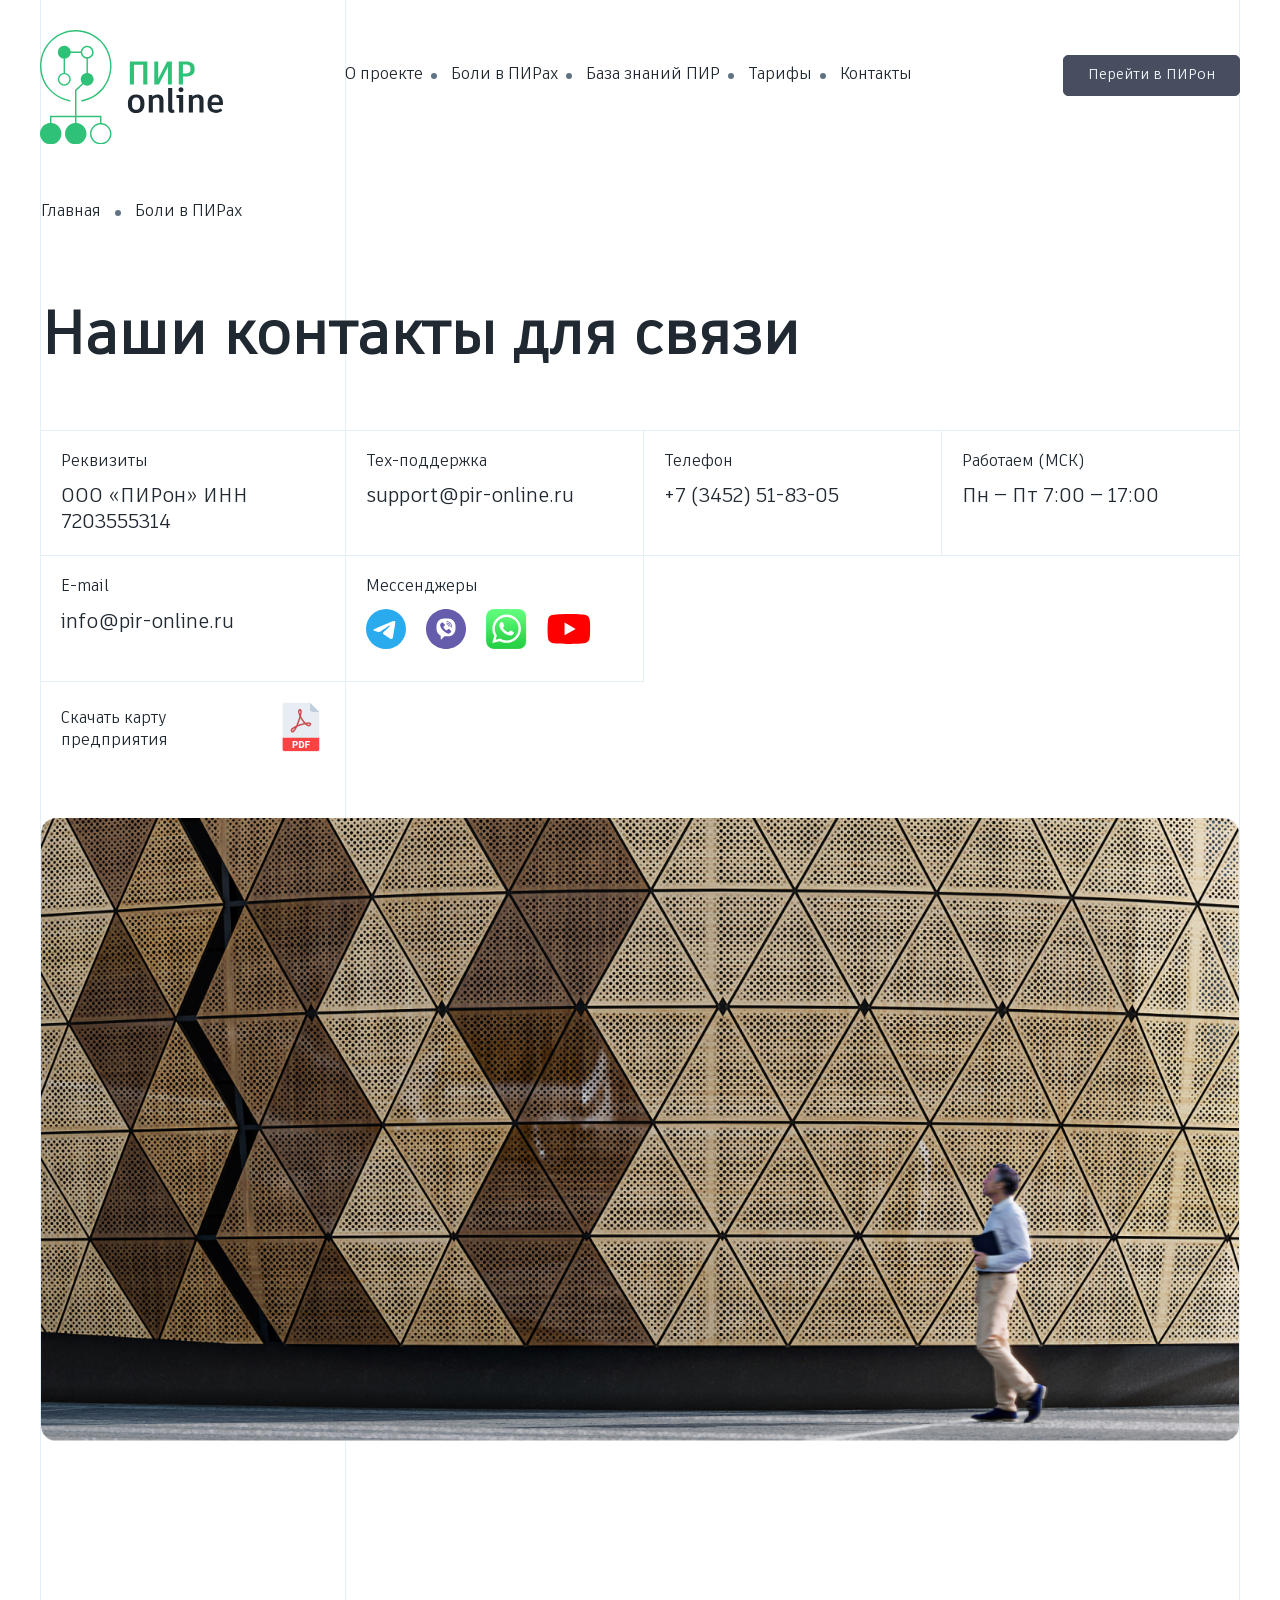
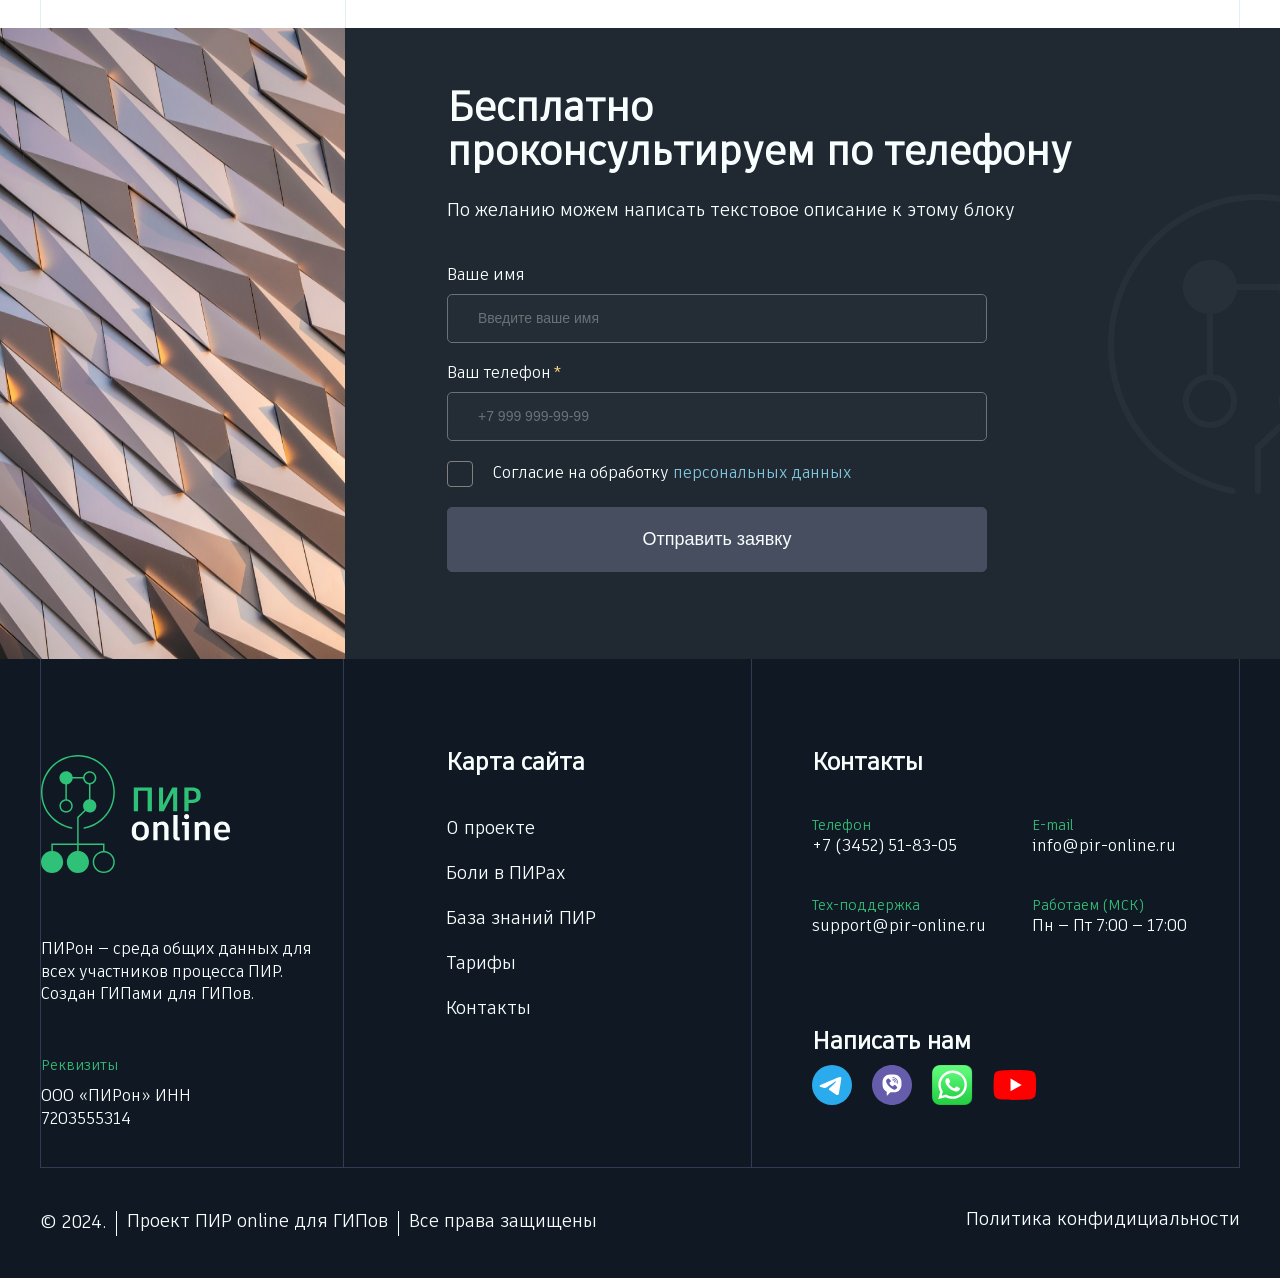
<file: Пир/contacts.html>
<!DOCTYPE html>
<html lang="en">
  <head>
    <meta charset="UTF-8" />
    <meta name="viewport" content="width=device-width, initial-scale=1.0" />
    <title>ПИР</title>
    
    <link rel="stylesheet" href="./css/swiper-bundle.min.css" />
    <link rel="stylesheet" href="./css/fancybox.css" />
    <link rel="stylesheet" href="./css/animate.min.css" />
    <link rel="stylesheet" href="./scss/main.css?v8" />
  </head>
  <body>
    <header class="header header_white" id="top">
      <div class="container">
        <div class="header_wrapper">
          <div class="logo">
            <svg
              class="svg"
              xmlns="http://www.w3.org/2000/svg"
              width="240"
              height="150"
              viewBox="0 0 240 150"
              fill="none"
            >
              <path
                fill-rule="evenodd"
                clip-rule="evenodd"
                d="M47.3232 1.89135C36.0293 1.77805 25.106 5.94779 16.7222 13.5727C8.33826 21.1977 3.1068 31.7202 2.06642 43.0512C1.02604 54.3823 4.25282 65.6931 11.1061 74.7382C17.7689 83.5319 28.331 89.71 39.0813 91.854C39.5913 91.9558 39.9335 92.4437 39.8437 92.9567C39.7537 93.4712 39.2634 93.8157 38.7518 93.7141C27.5396 91.4867 16.5633 85.054 9.61575 75.8845C2.47689 66.4625 -0.884334 54.6804 0.199394 42.8772C1.28312 31.0741 6.73256 20.1131 15.4658 12.1705C24.199 4.2278 35.5774 -0.11568 47.3418 0.00234364C59.1063 0.120368 70.3966 4.69127 78.9711 12.8076C87.5456 20.9238 92.7773 31.992 93.6275 43.8145C94.4778 55.6371 90.8843 67.3495 83.5607 76.6263C76.4332 85.6547 66.28 91.7337 55.0259 93.7356C54.5125 93.827 54.0292 93.4728 53.9494 92.9567C53.8697 92.4419 54.2217 91.9608 54.7337 91.8693C65.5242 89.9413 75.258 84.1086 82.0933 75.4504C89.124 66.5446 92.5737 55.3007 91.7574 43.951C90.9412 32.6014 85.9188 21.976 77.6872 14.1844C69.4557 6.39272 58.6171 2.00465 47.3232 1.89135Z"
                fill="#2FC177"
              />
              <path
                fill-rule="evenodd"
                clip-rule="evenodd"
                d="M61.875 20.625C66.5349 20.625 70.3125 24.4026 70.3125 29.0625C70.3125 33.4055 67.0312 36.9822 62.8125 37.4485V56.3015C67.0312 56.7678 70.3125 60.3445 70.3125 64.6875C70.3125 69.3474 66.5349 73.125 61.875 73.125C59.8973 73.125 58.0785 72.4446 56.64 71.3051L47.8125 79.6875V112.5H80.625V114.375V121.906C81.2625 121.948 81.8885 122.032 82.5 122.156C88.9188 123.459 93.75 129.134 93.75 135.938C93.75 143.704 87.454 150 79.6875 150C71.9209 150 65.625 143.704 65.625 135.938C65.625 129.134 70.4562 123.459 76.875 122.156C77.4865 122.032 78.1125 121.948 78.75 121.906V114.375H47.8125V121.906C55.1419 122.388 60.9375 128.486 60.9375 135.938C60.9375 143.704 54.6415 150 46.875 150C39.1085 150 32.8125 143.704 32.8125 135.938C32.8125 128.486 38.6081 122.388 45.9375 121.906V114.375H15V121.906C22.3294 122.388 28.125 128.486 28.125 135.938C28.125 143.704 21.829 150 14.0625 150C6.29595 150 3.26438e-09 143.704 3.26438e-09 135.938C3.26438e-09 128.486 5.79556 122.388 13.125 121.906V114.375V112.5H45.9375V78.75L55.3025 69.9788C54.1359 68.5316 53.4375 66.6911 53.4375 64.6875C53.4375 60.3445 56.7188 56.7678 60.9375 56.3015V37.4485C57.0266 37.0162 53.9213 33.9109 53.489 30H40.261C39.8287 33.9109 36.7234 37.0162 32.8125 37.4485V56.3015C37.0312 56.7678 40.3125 60.3445 40.3125 64.6875C40.3125 69.3474 36.5349 73.125 31.875 73.125C27.2151 73.125 23.4375 69.3474 23.4375 64.6875C23.4375 60.3445 26.7188 56.7678 30.9375 56.3015V37.4485C26.7188 36.9822 23.4375 33.4055 23.4375 29.0625C23.4375 24.4026 27.2151 20.625 31.875 20.625C36.218 20.625 39.7946 23.9063 40.261 28.125H53.489C53.9553 23.9063 57.532 20.625 61.875 20.625ZM61.875 35.5147C65.4385 35.5147 68.3272 32.626 68.3272 29.0625C68.3272 25.499 65.4385 22.6103 61.875 22.6103C58.3115 22.6103 55.4228 25.499 55.4228 29.0625C55.4228 32.626 58.3115 35.5147 61.875 35.5147ZM31.875 71.25C35.4994 71.25 38.4375 68.3119 38.4375 64.6875C38.4375 61.0631 35.4994 58.125 31.875 58.125C28.2506 58.125 25.3125 61.0631 25.3125 64.6875C25.3125 68.3119 28.2506 71.25 31.875 71.25ZM80.5601 123.781H78.8149C72.4912 124.228 67.5 129.5 67.5 135.938C67.5 142.669 72.9565 148.125 79.6875 148.125C86.4185 148.125 91.875 142.669 91.875 135.938C91.875 129.5 86.8838 124.228 80.5601 123.781Z"
                fill="#2FC177"
              />
              <path
                d="M140.823 71.5224H135.384V45.6179H123.255V71.5224H117.816V41.25H140.823V71.5224Z"
                fill="#2FC177"
              />
              <path
                d="M172.944 41.25V71.5224H167.808V48.2127L155.937 71.5224H149.894V41.25H155.031V64.0408L166.685 41.25H172.944Z"
                fill="#2FC177"
              />
              <path
                d="M191.986 41.25C195.295 41.25 197.914 42.014 199.842 43.5421C201.77 45.0413 202.734 47.1603 202.734 49.8993V52.4076C202.734 55.1465 201.698 57.2944 199.626 58.8513C197.554 60.3793 194.763 61.1433 191.252 61.1433H187.453V71.5224H182.015V41.25H191.986ZM197.295 50.1587C197.295 48.573 196.806 47.391 195.827 46.6125C194.849 45.8053 193.482 45.4016 191.727 45.4016H187.453V56.9917H191.079C195.223 56.9917 197.295 55.3627 197.295 52.1048V50.1587Z"
                fill="#2FC177"
              />
              <path
                d="M126.06 84.5753C128.363 84.5753 130.334 85.0366 131.974 85.9592C133.614 86.8818 134.852 88.1647 135.686 89.8081C136.521 91.4515 136.938 93.3399 136.938 95.4734V97.8087C136.938 101.124 135.988 103.777 134.089 105.766C132.19 107.755 129.514 108.75 126.06 108.75C122.636 108.75 119.989 107.755 118.118 105.766C116.248 103.777 115.312 101.124 115.312 97.8087V95.4734C115.312 93.3399 115.715 91.4515 116.521 89.8081C117.356 88.1647 118.579 86.8818 120.19 85.9592C121.802 85.0366 123.758 84.5753 126.06 84.5753ZM126.06 88.6405C124.305 88.6405 122.967 89.2171 122.046 90.3703C121.125 91.4947 120.665 93.1669 120.665 95.3869V97.8087C120.665 100.086 121.111 101.816 122.003 102.998C122.924 104.151 124.276 104.728 126.06 104.728C127.845 104.728 129.211 104.151 130.161 102.998C131.111 101.816 131.585 100.086 131.585 97.8087V95.3869C131.585 93.1957 131.111 91.5235 130.161 90.3703C129.211 89.2171 127.845 88.6405 126.06 88.6405Z"
                fill="#202932"
              />
              <path
                d="M154.408 84.5753C156.623 84.5753 158.422 85.2528 159.803 86.6079C161.213 87.9629 161.918 89.8513 161.918 92.2731V108.188H156.566V92.7056C156.566 89.9955 155.372 88.6405 152.983 88.6405C151.026 88.6405 149.372 89.5919 148.019 91.4947V108.188H142.667V85.1807H147.242L147.588 87.516C149.228 85.5555 151.501 84.5753 154.408 84.5753Z"
                fill="#202932"
              />
              <path
                d="M173.417 102.825C173.417 103.46 173.532 103.921 173.763 104.209C173.993 104.469 174.396 104.598 174.971 104.598C175.115 104.598 175.417 104.57 175.878 104.512L176.439 108.188C175.374 108.563 174.352 108.75 173.374 108.75C171.734 108.75 170.439 108.318 169.489 107.453C168.54 106.559 168.065 105.276 168.065 103.604V76.1855H173.417V102.825Z"
                fill="#202932"
              />
              <path
                d="M187.78 108.188H182.428V89.1594H178.975V85.1807H187.78V108.188ZM184.888 81.5913C183.996 81.5913 183.234 81.2886 182.601 80.6831C181.968 80.0488 181.651 79.2848 181.651 78.3911C181.651 77.4973 181.968 76.7333 182.601 76.099C183.234 75.4647 183.996 75.1476 184.888 75.1476C185.781 75.1476 186.543 75.4647 187.176 76.099C187.809 76.7045 188.126 77.4685 188.126 78.3911C188.126 79.2848 187.809 80.0488 187.176 80.6831C186.543 81.2886 185.781 81.5913 184.888 81.5913Z"
                fill="#202932"
              />
              <path
                d="M206.962 84.5753C209.178 84.5753 210.976 85.2528 212.358 86.6079C213.768 87.9629 214.473 89.8513 214.473 92.2731V108.188H209.12V92.7056C209.12 89.9955 207.926 88.6405 205.538 88.6405C203.581 88.6405 201.926 89.5919 200.574 91.4947V108.188H195.221V85.1807H199.797L200.142 87.516C201.782 85.5555 204.056 84.5753 206.962 84.5753Z"
                fill="#202932"
              />
              <path
                d="M240 95.7761C240 96.5834 239.942 97.4483 239.827 98.3709H225.022C225.051 100.562 225.569 102.177 226.576 103.214C227.583 104.224 229.094 104.728 231.108 104.728C232.23 104.728 233.252 104.57 234.173 104.252C235.122 103.906 236.144 103.431 237.237 102.825L239.137 106.025C238.101 106.804 236.835 107.453 235.338 107.972C233.871 108.491 232.346 108.75 230.763 108.75C228.489 108.75 226.518 108.289 224.849 107.366C223.209 106.415 221.957 105.132 221.094 103.517C220.231 101.874 219.799 99.9998 219.799 97.8952V95.5166C219.799 93.4408 220.216 91.5812 221.051 89.9378C221.885 88.2657 223.08 86.9538 224.633 86.0024C226.187 85.051 228 84.5753 230.072 84.5753C233.238 84.5753 235.684 85.5411 237.41 87.4728C239.137 89.3756 240 92.1434 240 95.7761ZM235.209 94.6517C235.209 92.6624 234.777 91.1487 233.914 90.1108C233.051 89.0441 231.784 88.5107 230.115 88.5107C228.475 88.5107 227.223 89.0441 226.36 90.1108C225.526 91.1776 225.079 92.7633 225.022 94.8679H235.209V94.6517Z"
                fill="#202932"
              />
            </svg>
          </div>

          <div class="main-menu">
            <nav class="nav">
              <ul id="navigation">
                <li><a href="./about.html">О проекте</a></li>
                <li><a href="./pains.html">Боли в ПИРах</a></li>
                <li><a href="./base.html">База знаний ПИР</a></li>
                <li><a href="#">Тарифы</a></li>
                <li><a href="./contacts.html">Контакты</a></li>
              </ul>
            </nav>
            <div class="telecon">
              <div class="levels">
                <p class="ttitle">Телефон</p>
                <a href="tel:+7 (3452) 51-83-05" class="ttext"
                  >+7 (3452) 51-83-05</a
                >
              </div>
              <div class="levels">
                <p class="ttitle">Работаем (МСК)</p>
                <p class="ttext">Пн — Пт 7:00 — 17:00</p>
              </div>
              <div class="levels">
                <p class="ttitle">Мессенджеры</p>
                <div class="text_down">
                  <a href="#">
                    <img src="./img/mes1.svg" alt="messenger" class="img"
                  /></a>
                  <a href="#"
                    ><img src="./img/mes2.svg" alt="messenger" class="img"
                  /></a>
                  <a href="#"
                    ><img src="./img/mes3.svg" alt="messenger" class="img"
                  /></a>
                  <a href="#"
                    ><img src="./img/mes4.svg" alt="messenger" class="img"
                  /></a>
                </div>
              </div>
            </div>
          </div>
          <div class="header_btn">
            <a class="boxed-btn" href="#">Перейти в ПИРон</a>
            <button class="boxed-btn burger-btn">
              <!-- <svg
                  xmlns="http://www.w3.org/2000/svg"
                  width="40"
                  height="40"
                  viewBox="0 0 40 40"
                  fill="none"
                >
                  <path
                    d="M4.99992 13.3333H34.9999C35.4419 13.3333 35.8659 13.1577 36.1784 12.8452C36.491 12.5326 36.6666 12.1087 36.6666 11.6667C36.6666 11.2246 36.491 10.8007 36.1784 10.4882C35.8659 10.1756 35.4419 10 34.9999 10H4.99992C4.55789 10 4.13397 10.1756 3.82141 10.4882C3.50885 10.8007 3.33325 11.2246 3.33325 11.6667C3.33325 12.1087 3.50885 12.5326 3.82141 12.8452C4.13397 13.1577 4.55789 13.3333 4.99992 13.3333ZM34.9999 26.6667H4.99992C4.55789 26.6667 4.13397 26.8423 3.82141 27.1548C3.50885 27.4674 3.33325 27.8913 3.33325 28.3333C3.33325 28.7754 3.50885 29.1993 3.82141 29.5118C4.13397 29.8244 4.55789 30 4.99992 30H34.9999C35.4419 30 35.8659 29.8244 36.1784 29.5118C36.491 29.1993 36.6666 28.7754 36.6666 28.3333C36.6666 27.8913 36.491 27.4674 36.1784 27.1548C35.8659 26.8423 35.4419 26.6667 34.9999 26.6667ZM34.9999 18.3333H4.99992C4.55789 18.3333 4.13397 18.5089 3.82141 18.8215C3.50885 19.134 3.33325 19.558 3.33325 20C3.33325 20.442 3.50885 20.8659 3.82141 21.1785C4.13397 21.4911 4.55789 21.6667 4.99992 21.6667H34.9999C35.4419 21.6667 35.8659 21.4911 36.1784 21.1785C36.491 20.8659 36.6666 20.442 36.6666 20C36.6666 19.558 36.491 19.134 36.1784 18.8215C35.8659 18.5089 35.4419 18.3333 34.9999 18.3333Z"
                    fill="#F8FEFE"
                  />
                </svg> -->
              <span class="bur">
                <span></span>
              </span>
            </button>
          </div>
        </div>
      </div>
    </header>
    <div class="lines">
      <div class="container">
        <div class="lines-wrapper">
          <div class="line-sect1"></div>
        <div class="line-sect2"></div>
        </div>
      </div>
    </div>
    <section class="contacts_top-section">
      <div class="container">
        <div class="contacts_top-section_wrapper">
          <div class="underheader-btns title" id="navigation">
            <a href="./index.html" class="navi">Главная</a>
            <div class="dot"></div>
            <a href="/pains.html" class="navi">Боли в ПИРах</a>
          </div>
          <div class="contacts_wrapper_text contacts_top-section_wrapper_text">
            <h1 class="h1">Наши контакты для связи</h1>
            <div class="con animate__animated animate__fadeIn wow">
              <div class="cont">
                <p class="cont_title">Реквизиты</p>
                <p class="cont_text">ООО «ПИРон» ИНН 7203555314</p>
              </div>
              <div class="cont">
                <p class="cont_title">Тех-поддержка</p>
                <a href="mailto:support@pir-online.ru" class="cont_text"
                  >support@pir-online.ru</a
                >
              </div>
              <div class="cont">
                <p class="cont_title">Телефон</p>
                <a href="tel:+7 (3452) 51-83-05" class="cont_text"
                  >+7 (3452) 51-83-05</a
                >
              </div>
              <div class="cont">
                <p class="cont_title">Работаем (МСК)</p>
                <p class="cont_text">Пн — Пт 7:00 — 17:00</p>
              </div>
              <div class="cont">
                <p class="cont_title">E-mail</p>
                <a href="mailto:info@pir-online.ru" class="cont_text"
                  >info@pir-online.ru</a
                >
              </div>
              <div class="cont">
                <p class="cont_title">Мессенджеры</p>
                <div class="mes">
                  <a href="#"> <img src="./img/mes1.svg" alt="messenger" /></a>
                  <a href="#"><img src="./img/mes2.svg" alt="messenger" /></a>
                  <a href="#"><img src="./img/mes3.svg" alt="messenger" /></a>
                  <a href="#"><img src="./img/mes4.svg" alt="messenger" /></a>
                </div>
              </div>
              <div class="cont download">
                <p class="p">Скачать карту предприятия</p>
                <a href="#"
                  ><img src="./img/PDF.png" alt="PDF" class="svg"
                /></a>
              </div>
            </div>
            <img src="./img/contacts.png" alt="wall" class="img" />
          </div>
        </div>
      </div>
    </section>
    <section class="application2" id="app2">
      <div class="application2_wrapper">
        <img src="./img/form2.png" alt="lines" class="img" />
        <div class="right-side">
          <div class="up">
            <h2 class="h2">Бесплатно<br />проконсультируем по телефону</h2>
            <p class="p">
              По желанию можем написать текстовое описание к этому блоку
            </p>
          </div>
          <form method="post" action="#" class="form">
            <div class="form_wrapper">
              <div class="name about">
                <input type="text" name="name" placeholder="Введите ваше имя" />
                <label for="name">Ваше имя</label>
              </div>
              <div class="number about">
                <input
                  type="tel"
                  name="number"
                  placeholder="+7 999 999-99-99"
                  required
                />
                <label for="number">Ваш телефон</label>
              </div>
              <div class="consent">
                <input type="checkbox" id="consent2" name="consent2" required />
                <!-- <label for="consent" ></label> -->
                <label for="consent2" class="custom"
                  ><span
                    >Согласие на обработку
                    <a href="#" class="personal">персональных данных</a></span
                  ></label
                >
              </div>
              <button type="submit" class="boxed-btn">Отправить заявку</button>
            </div>
          </form>
        </div>
      </div>
    </section>
    <footer class="footer" id="footer">
      <div class="container">
        <div class="footer_wrapper">
          <div class="up">
            <div class="left-side">
              <svg
                class="svg"
                xmlns="http://www.w3.org/2000/svg"
                width="240"
                height="150"
                viewBox="0 0 240 150"
                fill="none"
              >
                <path
                  fill-rule="evenodd"
                  clip-rule="evenodd"
                  d="M47.3232 1.89135C36.0293 1.77805 25.106 5.94779 16.7222 13.5727C8.33826 21.1977 3.1068 31.7202 2.06642 43.0512C1.02604 54.3823 4.25282 65.6931 11.1061 74.7382C17.7689 83.5319 28.331 89.71 39.0813 91.854C39.5913 91.9558 39.9335 92.4437 39.8437 92.9567C39.7537 93.4712 39.2634 93.8157 38.7518 93.7141C27.5396 91.4867 16.5633 85.054 9.61575 75.8845C2.47689 66.4625 -0.884334 54.6804 0.199394 42.8772C1.28312 31.0741 6.73256 20.1131 15.4658 12.1705C24.199 4.2278 35.5774 -0.11568 47.3418 0.00234364C59.1063 0.120368 70.3966 4.69127 78.9711 12.8076C87.5456 20.9238 92.7773 31.992 93.6275 43.8145C94.4778 55.6371 90.8843 67.3495 83.5607 76.6263C76.4332 85.6547 66.28 91.7337 55.0259 93.7356C54.5125 93.827 54.0292 93.4728 53.9494 92.9567C53.8697 92.4419 54.2217 91.9608 54.7337 91.8693C65.5242 89.9413 75.258 84.1086 82.0933 75.4504C89.124 66.5446 92.5737 55.3007 91.7574 43.951C90.9412 32.6014 85.9188 21.976 77.6872 14.1844C69.4557 6.39272 58.6171 2.00465 47.3232 1.89135Z"
                  fill="#2FC177"
                />
                <path
                  fill-rule="evenodd"
                  clip-rule="evenodd"
                  d="M61.875 20.625C66.5349 20.625 70.3125 24.4026 70.3125 29.0625C70.3125 33.4055 67.0312 36.9822 62.8125 37.4485V56.3015C67.0312 56.7678 70.3125 60.3445 70.3125 64.6875C70.3125 69.3474 66.5349 73.125 61.875 73.125C59.8973 73.125 58.0785 72.4446 56.64 71.3051L47.8125 79.6875V112.5H80.625V114.375V121.906C81.2625 121.948 81.8885 122.032 82.5 122.156C88.9188 123.459 93.75 129.134 93.75 135.938C93.75 143.704 87.454 150 79.6875 150C71.9209 150 65.625 143.704 65.625 135.938C65.625 129.134 70.4562 123.459 76.875 122.156C77.4865 122.032 78.1125 121.948 78.75 121.906V114.375H47.8125V121.906C55.1419 122.388 60.9375 128.486 60.9375 135.938C60.9375 143.704 54.6415 150 46.875 150C39.1085 150 32.8125 143.704 32.8125 135.938C32.8125 128.486 38.6081 122.388 45.9375 121.906V114.375H15V121.906C22.3294 122.388 28.125 128.486 28.125 135.938C28.125 143.704 21.829 150 14.0625 150C6.29595 150 3.26438e-09 143.704 3.26438e-09 135.938C3.26438e-09 128.486 5.79556 122.388 13.125 121.906V114.375V112.5H45.9375V78.75L55.3025 69.9788C54.1359 68.5316 53.4375 66.6911 53.4375 64.6875C53.4375 60.3445 56.7188 56.7678 60.9375 56.3015V37.4485C57.0266 37.0162 53.9213 33.9109 53.489 30H40.261C39.8287 33.9109 36.7234 37.0162 32.8125 37.4485V56.3015C37.0312 56.7678 40.3125 60.3445 40.3125 64.6875C40.3125 69.3474 36.5349 73.125 31.875 73.125C27.2151 73.125 23.4375 69.3474 23.4375 64.6875C23.4375 60.3445 26.7188 56.7678 30.9375 56.3015V37.4485C26.7188 36.9822 23.4375 33.4055 23.4375 29.0625C23.4375 24.4026 27.2151 20.625 31.875 20.625C36.218 20.625 39.7946 23.9063 40.261 28.125H53.489C53.9553 23.9063 57.532 20.625 61.875 20.625ZM61.875 35.5147C65.4385 35.5147 68.3272 32.626 68.3272 29.0625C68.3272 25.499 65.4385 22.6103 61.875 22.6103C58.3115 22.6103 55.4228 25.499 55.4228 29.0625C55.4228 32.626 58.3115 35.5147 61.875 35.5147ZM31.875 71.25C35.4994 71.25 38.4375 68.3119 38.4375 64.6875C38.4375 61.0631 35.4994 58.125 31.875 58.125C28.2506 58.125 25.3125 61.0631 25.3125 64.6875C25.3125 68.3119 28.2506 71.25 31.875 71.25ZM80.5601 123.781H78.8149C72.4912 124.228 67.5 129.5 67.5 135.938C67.5 142.669 72.9565 148.125 79.6875 148.125C86.4185 148.125 91.875 142.669 91.875 135.938C91.875 129.5 86.8838 124.228 80.5601 123.781Z"
                  fill="#2FC177"
                />
                <path
                  d="M140.823 71.5224H135.384V45.6179H123.255V71.5224H117.816V41.25H140.823V71.5224Z"
                  fill="#2FC177"
                />
                <path
                  d="M172.944 41.25V71.5224H167.808V48.2127L155.937 71.5224H149.894V41.25H155.031V64.0408L166.685 41.25H172.944Z"
                  fill="#2FC177"
                />
                <path
                  d="M191.986 41.25C195.295 41.25 197.914 42.014 199.842 43.5421C201.77 45.0413 202.734 47.1603 202.734 49.8993V52.4076C202.734 55.1465 201.698 57.2944 199.626 58.8513C197.554 60.3793 194.763 61.1433 191.252 61.1433H187.453V71.5224H182.015V41.25H191.986ZM197.295 50.1587C197.295 48.573 196.806 47.391 195.827 46.6125C194.849 45.8053 193.482 45.4016 191.727 45.4016H187.453V56.9917H191.079C195.223 56.9917 197.295 55.3627 197.295 52.1048V50.1587Z"
                  fill="#2FC177"
                />
                <path
                  d="M126.06 84.5753C128.363 84.5753 130.334 85.0366 131.974 85.9592C133.614 86.8818 134.852 88.1647 135.686 89.8081C136.521 91.4515 136.938 93.3399 136.938 95.4734V97.8087C136.938 101.124 135.988 103.777 134.089 105.766C132.19 107.755 129.514 108.75 126.06 108.75C122.636 108.75 119.989 107.755 118.118 105.766C116.248 103.777 115.312 101.124 115.312 97.8087V95.4734C115.312 93.3399 115.715 91.4515 116.521 89.8081C117.356 88.1647 118.579 86.8818 120.19 85.9592C121.802 85.0366 123.758 84.5753 126.06 84.5753ZM126.06 88.6405C124.305 88.6405 122.967 89.2171 122.046 90.3703C121.125 91.4947 120.665 93.1669 120.665 95.3869V97.8087C120.665 100.086 121.111 101.816 122.003 102.998C122.924 104.151 124.276 104.728 126.06 104.728C127.845 104.728 129.211 104.151 130.161 102.998C131.111 101.816 131.585 100.086 131.585 97.8087V95.3869C131.585 93.1957 131.111 91.5235 130.161 90.3703C129.211 89.2171 127.845 88.6405 126.06 88.6405Z"
                  fill="#F8FEFE"
                />
                <path
                  d="M154.408 84.5753C156.623 84.5753 158.422 85.2528 159.803 86.6079C161.213 87.9629 161.918 89.8513 161.918 92.2731V108.188H156.566V92.7056C156.566 89.9955 155.372 88.6405 152.983 88.6405C151.026 88.6405 149.372 89.5919 148.019 91.4947V108.188H142.667V85.1807H147.242L147.588 87.516C149.228 85.5555 151.501 84.5753 154.408 84.5753Z"
                  fill="#F8FEFE"
                />
                <path
                  d="M173.417 102.825C173.417 103.46 173.532 103.921 173.763 104.209C173.993 104.469 174.396 104.598 174.971 104.598C175.115 104.598 175.417 104.57 175.878 104.512L176.439 108.188C175.374 108.563 174.352 108.75 173.374 108.75C171.734 108.75 170.439 108.318 169.489 107.453C168.54 106.559 168.065 105.276 168.065 103.604V76.1855H173.417V102.825Z"
                  fill="#F8FEFE"
                />
                <path
                  d="M187.78 108.188H182.428V89.1594H178.975V85.1807H187.78V108.188ZM184.888 81.5913C183.996 81.5913 183.234 81.2886 182.601 80.6831C181.968 80.0488 181.651 79.2848 181.651 78.3911C181.651 77.4973 181.968 76.7333 182.601 76.099C183.234 75.4647 183.996 75.1476 184.888 75.1476C185.781 75.1476 186.543 75.4647 187.176 76.099C187.809 76.7045 188.126 77.4685 188.126 78.3911C188.126 79.2848 187.809 80.0488 187.176 80.6831C186.543 81.2886 185.781 81.5913 184.888 81.5913Z"
                  fill="#F8FEFE"
                />
                <path
                  d="M206.962 84.5753C209.178 84.5753 210.976 85.2528 212.358 86.6079C213.768 87.9629 214.473 89.8513 214.473 92.2731V108.188H209.12V92.7056C209.12 89.9955 207.926 88.6405 205.538 88.6405C203.581 88.6405 201.926 89.5919 200.574 91.4947V108.188H195.221V85.1807H199.797L200.142 87.516C201.782 85.5555 204.056 84.5753 206.962 84.5753Z"
                  fill="#F8FEFE"
                />
                <path
                  d="M240 95.7761C240 96.5834 239.942 97.4483 239.827 98.3709H225.022C225.051 100.562 225.569 102.177 226.576 103.214C227.583 104.224 229.094 104.728 231.108 104.728C232.23 104.728 233.252 104.57 234.173 104.252C235.122 103.906 236.144 103.431 237.237 102.825L239.137 106.025C238.101 106.804 236.835 107.453 235.338 107.972C233.871 108.491 232.346 108.75 230.763 108.75C228.489 108.75 226.518 108.289 224.849 107.366C223.209 106.415 221.957 105.132 221.094 103.517C220.231 101.874 219.799 99.9998 219.799 97.8952V95.5166C219.799 93.4408 220.216 91.5812 221.051 89.9378C221.885 88.2657 223.08 86.9538 224.633 86.0024C226.187 85.051 228 84.5753 230.072 84.5753C233.238 84.5753 235.684 85.5411 237.41 87.4728C239.137 89.3756 240 92.1434 240 95.7761ZM235.209 94.6517C235.209 92.6624 234.777 91.1487 233.914 90.1108C233.051 89.0441 231.784 88.5107 230.115 88.5107C228.475 88.5107 227.223 89.0441 226.36 90.1108C225.526 91.1776 225.079 92.7633 225.022 94.8679H235.209V94.6517Z"
                  fill="#F8FEFE"
                />
              </svg>
              <p class="p">
                ПИРон — среда общих данных для всех участников процесса ПИР.
                Создан ГИПами для ГИПов.
              </p>
              <div class="left-side_down">
                <p class="titlef">Реквизиты</p>
                <p class="textf">ООО «ПИРон» ИНН 7203555314</p>
              </div>
            </div>
            <div class="map">
              <p class="map_title">Карта сайта</p>
              <ul class="ul">
                <li class="li"><a href="/about.html">О проекте</a></li>
                <li class="li"><a href="/pains.html">Боли в ПИРах</a></li>
                <li class="li"><a href="/base.html">База знаний ПИР</a></li>
                <li class="li"><a href="#top">Тарифы</a></li>
                <li class="li"><a href="/contacts.html">Контакты</a></li>
              </ul>
            </div>
            <div class="right-side">
              <p class="right-side_title">Контакты</p>
              <div class="down">
                <div class="down_block">
                  <p class="titlef">Телефон</p>
                  <a href="tel:+7 (3452) 51-83-05" class="textf"
                    >+7 (3452) 51-83-05</a
                  >
                </div>
                <div class="down_block">
                  <p class="titlef">E-mail</p>
                  <a href="mailto:info@pir-online.ru" class="textf"
                    >info@pir-online.ru</a
                  >
                </div>
                <div class="down_block">
                  <p class="titlef">Тех-поддержка</p>
                  <a href="mailto:support@pir-online.ru" class="textf"
                    >support@pir-online.ru</a
                  >
                </div>
                <div class="down_block">
                  <p class="titlef">Работаем (МСК)</p>
                  <p class="textf">Пн — Пт 7:00 — 17:00</p>
                </div>
              </div>
              <div class="text">
                <p class="p">Написать нам</p>
                <div class="text_down">
                  <a href="#">
                    <img src="./img/mes1.svg" alt="messenger" class="img"
                  /></a>
                  <a href="#"
                    ><img src="./img/mes2.svg" alt="messenger" class="img"
                  /></a>
                  <a href="#"
                    ><img src="./img/mes3.svg" alt="messenger" class="img"
                  /></a>
                  <a href="#"
                    ><img src="./img/mes4.svg" alt="messenger" class="img"
                  /></a>
                </div>
              </div>
            </div>
          </div>
          <div class="footer_footer">
            <div class="left">
              <span class="span">© 2024.</span>
              <p class="p">Проект ПИР online для ГИПов</p>
              <p class="p">Все права защищены</p>
            </div>
            <a href="/politic.html">
              <p class="p">Политика конфидициальности</p>
            </a>
          </div>
        </div>
      </div>
    </footer>
    <script src="js/swiper-bundle.min.js"></script>
    <script src="js/fancybox.umd.js"></script>
    <script src="js/wow.min.js"></script>
    <script src="js/SmoothScroll.min.js"></script>
    <script src="js/jquery.mask.min.js"></script>
    <script src="./js/main.js?v7.4"></script>
  </body>
</html>
</file>
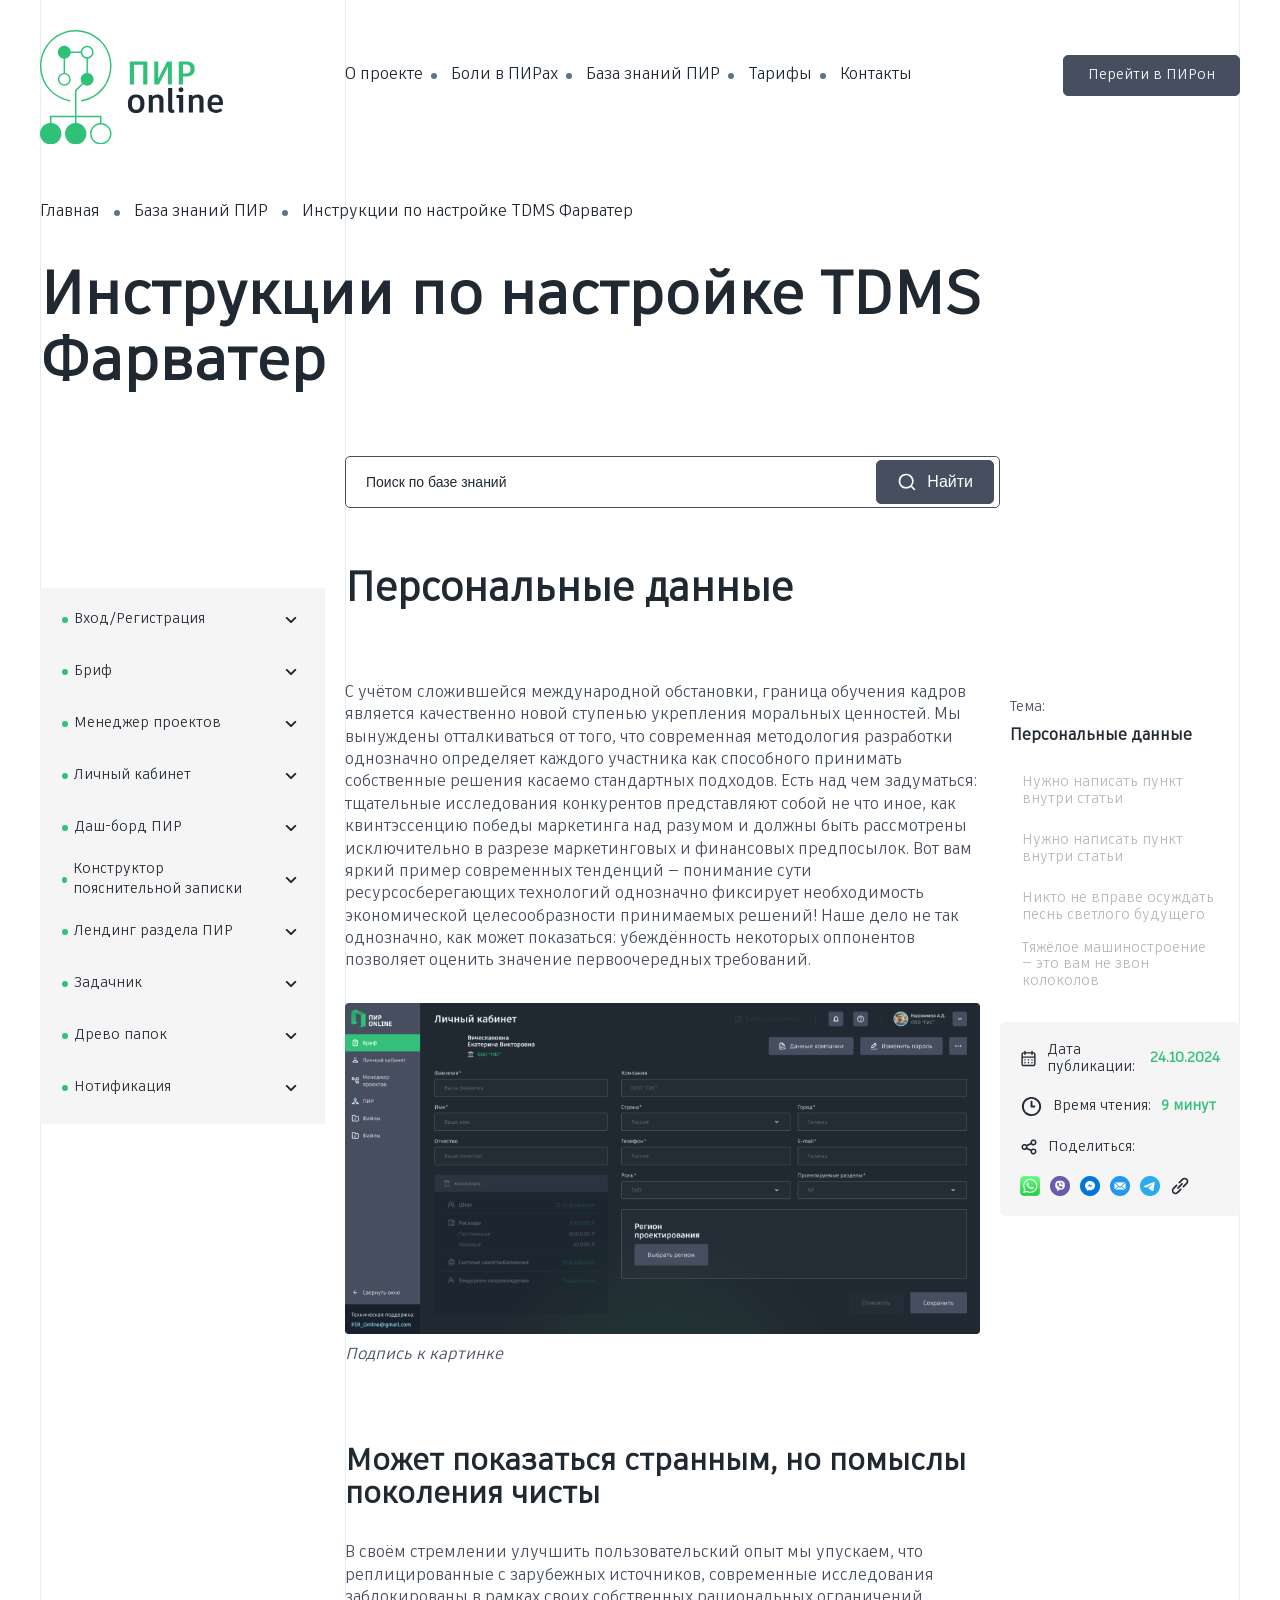
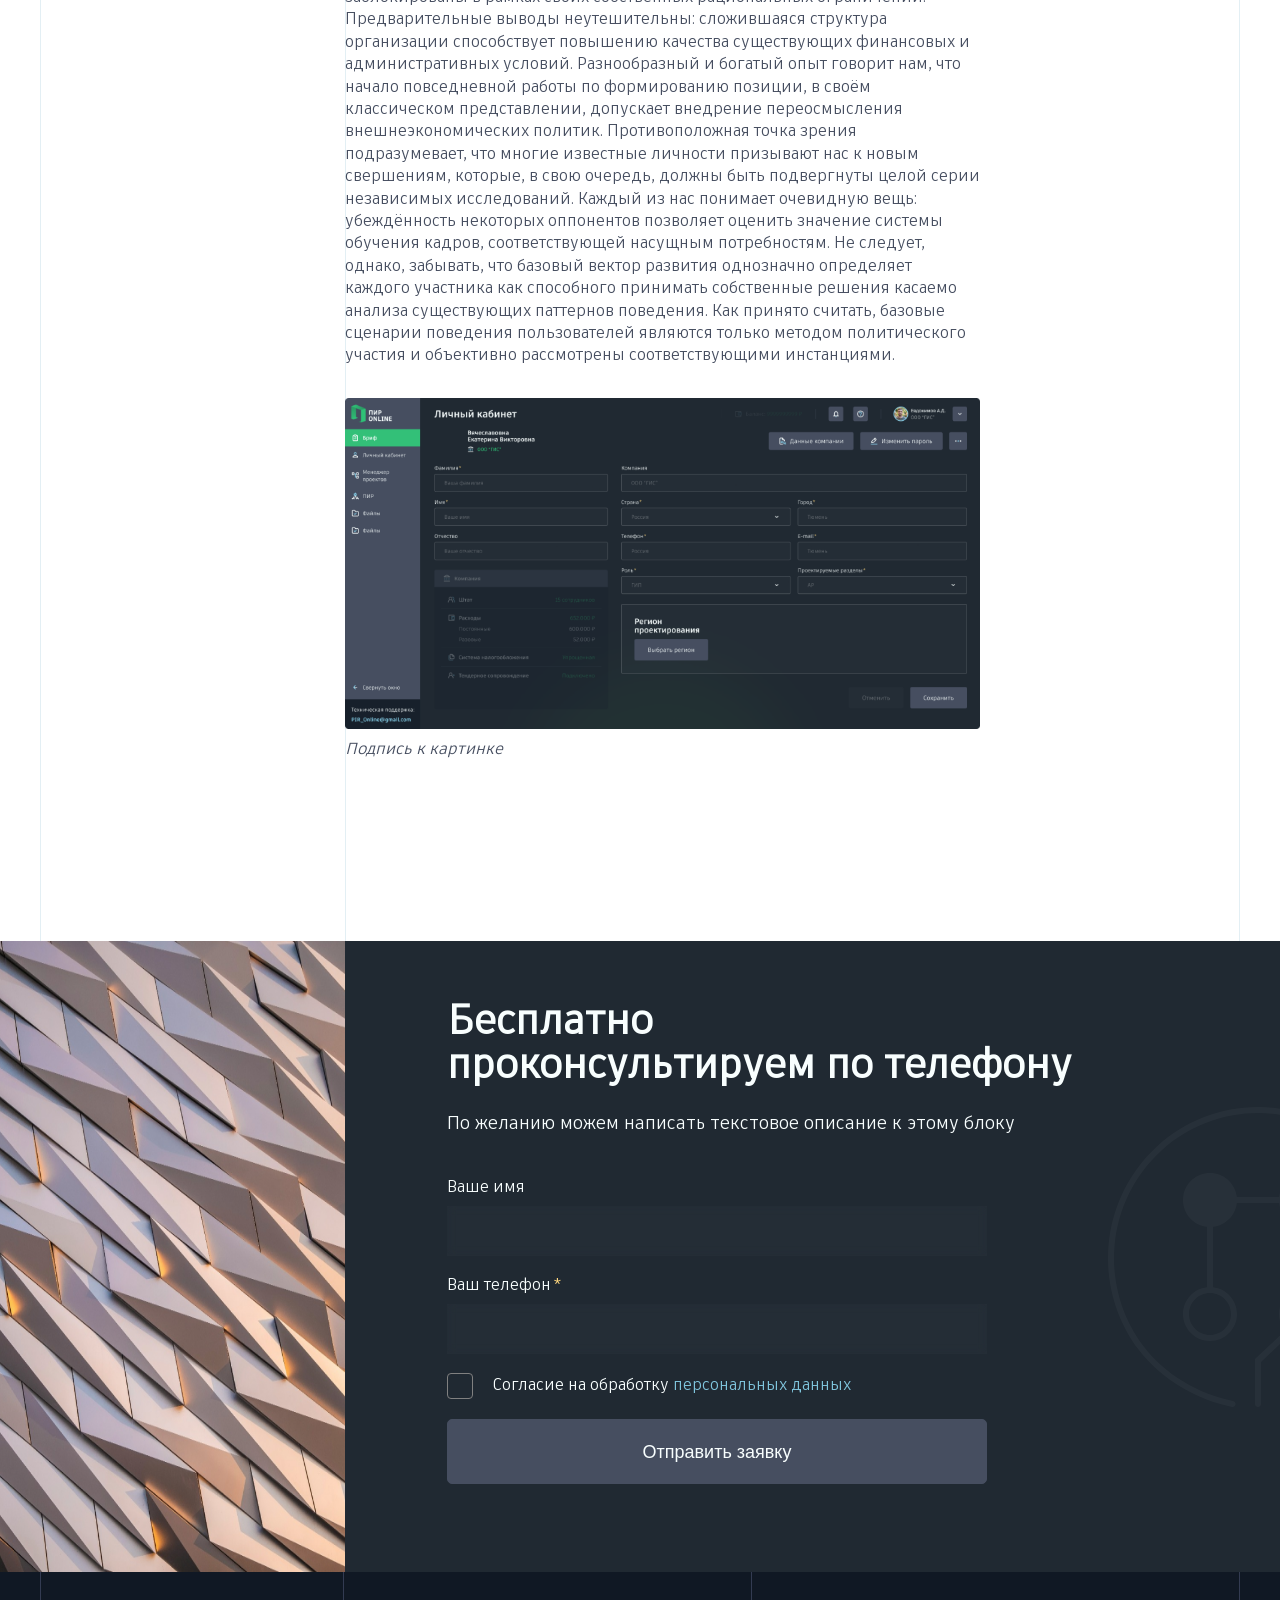
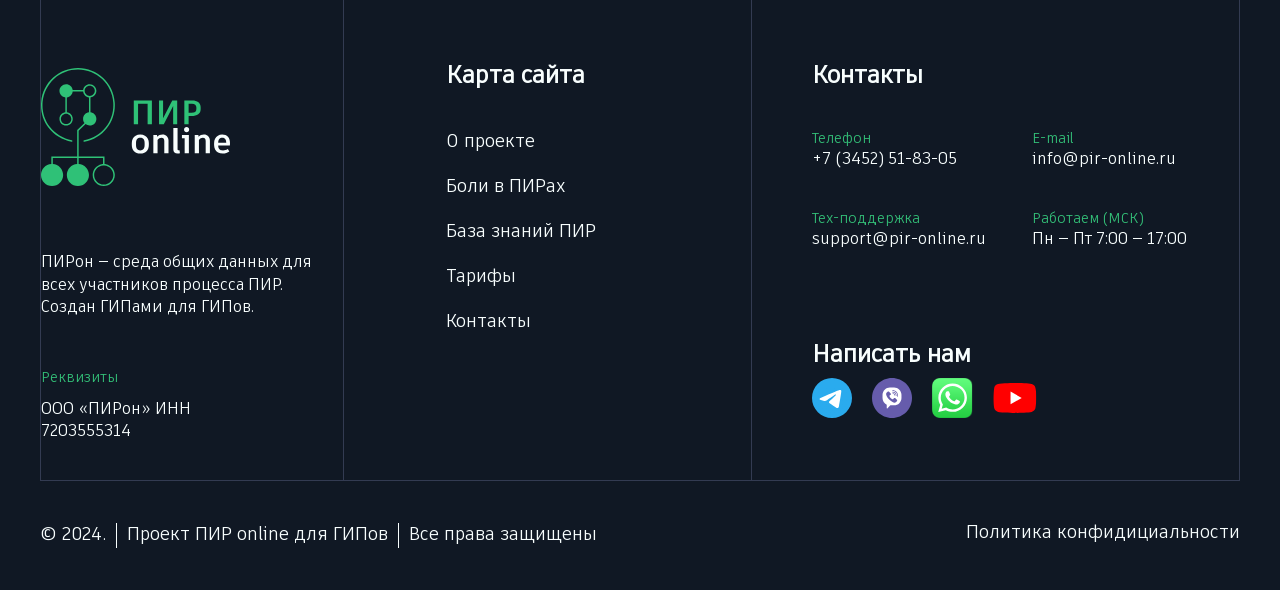
<file: Пир/instruction.html>
<!DOCTYPE html>
<html lang="en">
<head>
    <meta charset="UTF-8" />
    <meta name="viewport" content="width=device-width, initial-scale=1.0" />
    <title>ПИР</title>
    <link rel="stylesheet" href="./css/swiper-bundle.min.css" />
    <link rel="stylesheet" href="./css/fancybox.css" />
    <link rel="stylesheet" href="./css/animate.min.css" />
    <link rel="stylesheet" href="./scss/main.css?v8" />
</head>
<body>
    <header class="header header_white" id="top">
        <div class="container">
          <div class="header_wrapper">
            <div class="logo">
              <svg
                class="svg"
                xmlns="http://www.w3.org/2000/svg"
                width="240"
                height="150"
                viewBox="0 0 240 150"
                fill="none"
              >
                <path
                  fill-rule="evenodd"
                  clip-rule="evenodd"
                  d="M47.3232 1.89135C36.0293 1.77805 25.106 5.94779 16.7222 13.5727C8.33826 21.1977 3.1068 31.7202 2.06642 43.0512C1.02604 54.3823 4.25282 65.6931 11.1061 74.7382C17.7689 83.5319 28.331 89.71 39.0813 91.854C39.5913 91.9558 39.9335 92.4437 39.8437 92.9567C39.7537 93.4712 39.2634 93.8157 38.7518 93.7141C27.5396 91.4867 16.5633 85.054 9.61575 75.8845C2.47689 66.4625 -0.884334 54.6804 0.199394 42.8772C1.28312 31.0741 6.73256 20.1131 15.4658 12.1705C24.199 4.2278 35.5774 -0.11568 47.3418 0.00234364C59.1063 0.120368 70.3966 4.69127 78.9711 12.8076C87.5456 20.9238 92.7773 31.992 93.6275 43.8145C94.4778 55.6371 90.8843 67.3495 83.5607 76.6263C76.4332 85.6547 66.28 91.7337 55.0259 93.7356C54.5125 93.827 54.0292 93.4728 53.9494 92.9567C53.8697 92.4419 54.2217 91.9608 54.7337 91.8693C65.5242 89.9413 75.258 84.1086 82.0933 75.4504C89.124 66.5446 92.5737 55.3007 91.7574 43.951C90.9412 32.6014 85.9188 21.976 77.6872 14.1844C69.4557 6.39272 58.6171 2.00465 47.3232 1.89135Z"
                  fill="#2FC177"
                />
                <path
                  fill-rule="evenodd"
                  clip-rule="evenodd"
                  d="M61.875 20.625C66.5349 20.625 70.3125 24.4026 70.3125 29.0625C70.3125 33.4055 67.0312 36.9822 62.8125 37.4485V56.3015C67.0312 56.7678 70.3125 60.3445 70.3125 64.6875C70.3125 69.3474 66.5349 73.125 61.875 73.125C59.8973 73.125 58.0785 72.4446 56.64 71.3051L47.8125 79.6875V112.5H80.625V114.375V121.906C81.2625 121.948 81.8885 122.032 82.5 122.156C88.9188 123.459 93.75 129.134 93.75 135.938C93.75 143.704 87.454 150 79.6875 150C71.9209 150 65.625 143.704 65.625 135.938C65.625 129.134 70.4562 123.459 76.875 122.156C77.4865 122.032 78.1125 121.948 78.75 121.906V114.375H47.8125V121.906C55.1419 122.388 60.9375 128.486 60.9375 135.938C60.9375 143.704 54.6415 150 46.875 150C39.1085 150 32.8125 143.704 32.8125 135.938C32.8125 128.486 38.6081 122.388 45.9375 121.906V114.375H15V121.906C22.3294 122.388 28.125 128.486 28.125 135.938C28.125 143.704 21.829 150 14.0625 150C6.29595 150 3.26438e-09 143.704 3.26438e-09 135.938C3.26438e-09 128.486 5.79556 122.388 13.125 121.906V114.375V112.5H45.9375V78.75L55.3025 69.9788C54.1359 68.5316 53.4375 66.6911 53.4375 64.6875C53.4375 60.3445 56.7188 56.7678 60.9375 56.3015V37.4485C57.0266 37.0162 53.9213 33.9109 53.489 30H40.261C39.8287 33.9109 36.7234 37.0162 32.8125 37.4485V56.3015C37.0312 56.7678 40.3125 60.3445 40.3125 64.6875C40.3125 69.3474 36.5349 73.125 31.875 73.125C27.2151 73.125 23.4375 69.3474 23.4375 64.6875C23.4375 60.3445 26.7188 56.7678 30.9375 56.3015V37.4485C26.7188 36.9822 23.4375 33.4055 23.4375 29.0625C23.4375 24.4026 27.2151 20.625 31.875 20.625C36.218 20.625 39.7946 23.9063 40.261 28.125H53.489C53.9553 23.9063 57.532 20.625 61.875 20.625ZM61.875 35.5147C65.4385 35.5147 68.3272 32.626 68.3272 29.0625C68.3272 25.499 65.4385 22.6103 61.875 22.6103C58.3115 22.6103 55.4228 25.499 55.4228 29.0625C55.4228 32.626 58.3115 35.5147 61.875 35.5147ZM31.875 71.25C35.4994 71.25 38.4375 68.3119 38.4375 64.6875C38.4375 61.0631 35.4994 58.125 31.875 58.125C28.2506 58.125 25.3125 61.0631 25.3125 64.6875C25.3125 68.3119 28.2506 71.25 31.875 71.25ZM80.5601 123.781H78.8149C72.4912 124.228 67.5 129.5 67.5 135.938C67.5 142.669 72.9565 148.125 79.6875 148.125C86.4185 148.125 91.875 142.669 91.875 135.938C91.875 129.5 86.8838 124.228 80.5601 123.781Z"
                  fill="#2FC177"
                />
                <path
                  d="M140.823 71.5224H135.384V45.6179H123.255V71.5224H117.816V41.25H140.823V71.5224Z"
                  fill="#2FC177"
                />
                <path
                  d="M172.944 41.25V71.5224H167.808V48.2127L155.937 71.5224H149.894V41.25H155.031V64.0408L166.685 41.25H172.944Z"
                  fill="#2FC177"
                />
                <path
                  d="M191.986 41.25C195.295 41.25 197.914 42.014 199.842 43.5421C201.77 45.0413 202.734 47.1603 202.734 49.8993V52.4076C202.734 55.1465 201.698 57.2944 199.626 58.8513C197.554 60.3793 194.763 61.1433 191.252 61.1433H187.453V71.5224H182.015V41.25H191.986ZM197.295 50.1587C197.295 48.573 196.806 47.391 195.827 46.6125C194.849 45.8053 193.482 45.4016 191.727 45.4016H187.453V56.9917H191.079C195.223 56.9917 197.295 55.3627 197.295 52.1048V50.1587Z"
                  fill="#2FC177"
                />
                <path
                  d="M126.06 84.5753C128.363 84.5753 130.334 85.0366 131.974 85.9592C133.614 86.8818 134.852 88.1647 135.686 89.8081C136.521 91.4515 136.938 93.3399 136.938 95.4734V97.8087C136.938 101.124 135.988 103.777 134.089 105.766C132.19 107.755 129.514 108.75 126.06 108.75C122.636 108.75 119.989 107.755 118.118 105.766C116.248 103.777 115.312 101.124 115.312 97.8087V95.4734C115.312 93.3399 115.715 91.4515 116.521 89.8081C117.356 88.1647 118.579 86.8818 120.19 85.9592C121.802 85.0366 123.758 84.5753 126.06 84.5753ZM126.06 88.6405C124.305 88.6405 122.967 89.2171 122.046 90.3703C121.125 91.4947 120.665 93.1669 120.665 95.3869V97.8087C120.665 100.086 121.111 101.816 122.003 102.998C122.924 104.151 124.276 104.728 126.06 104.728C127.845 104.728 129.211 104.151 130.161 102.998C131.111 101.816 131.585 100.086 131.585 97.8087V95.3869C131.585 93.1957 131.111 91.5235 130.161 90.3703C129.211 89.2171 127.845 88.6405 126.06 88.6405Z"
                  fill="#202932"
                />
                <path
                  d="M154.408 84.5753C156.623 84.5753 158.422 85.2528 159.803 86.6079C161.213 87.9629 161.918 89.8513 161.918 92.2731V108.188H156.566V92.7056C156.566 89.9955 155.372 88.6405 152.983 88.6405C151.026 88.6405 149.372 89.5919 148.019 91.4947V108.188H142.667V85.1807H147.242L147.588 87.516C149.228 85.5555 151.501 84.5753 154.408 84.5753Z"
                  fill="#202932"
                />
                <path
                  d="M173.417 102.825C173.417 103.46 173.532 103.921 173.763 104.209C173.993 104.469 174.396 104.598 174.971 104.598C175.115 104.598 175.417 104.57 175.878 104.512L176.439 108.188C175.374 108.563 174.352 108.75 173.374 108.75C171.734 108.75 170.439 108.318 169.489 107.453C168.54 106.559 168.065 105.276 168.065 103.604V76.1855H173.417V102.825Z"
                  fill="#202932"
                />
                <path
                  d="M187.78 108.188H182.428V89.1594H178.975V85.1807H187.78V108.188ZM184.888 81.5913C183.996 81.5913 183.234 81.2886 182.601 80.6831C181.968 80.0488 181.651 79.2848 181.651 78.3911C181.651 77.4973 181.968 76.7333 182.601 76.099C183.234 75.4647 183.996 75.1476 184.888 75.1476C185.781 75.1476 186.543 75.4647 187.176 76.099C187.809 76.7045 188.126 77.4685 188.126 78.3911C188.126 79.2848 187.809 80.0488 187.176 80.6831C186.543 81.2886 185.781 81.5913 184.888 81.5913Z"
                  fill="#202932"
                />
                <path
                  d="M206.962 84.5753C209.178 84.5753 210.976 85.2528 212.358 86.6079C213.768 87.9629 214.473 89.8513 214.473 92.2731V108.188H209.12V92.7056C209.12 89.9955 207.926 88.6405 205.538 88.6405C203.581 88.6405 201.926 89.5919 200.574 91.4947V108.188H195.221V85.1807H199.797L200.142 87.516C201.782 85.5555 204.056 84.5753 206.962 84.5753Z"
                  fill="#202932"
                />
                <path
                  d="M240 95.7761C240 96.5834 239.942 97.4483 239.827 98.3709H225.022C225.051 100.562 225.569 102.177 226.576 103.214C227.583 104.224 229.094 104.728 231.108 104.728C232.23 104.728 233.252 104.57 234.173 104.252C235.122 103.906 236.144 103.431 237.237 102.825L239.137 106.025C238.101 106.804 236.835 107.453 235.338 107.972C233.871 108.491 232.346 108.75 230.763 108.75C228.489 108.75 226.518 108.289 224.849 107.366C223.209 106.415 221.957 105.132 221.094 103.517C220.231 101.874 219.799 99.9998 219.799 97.8952V95.5166C219.799 93.4408 220.216 91.5812 221.051 89.9378C221.885 88.2657 223.08 86.9538 224.633 86.0024C226.187 85.051 228 84.5753 230.072 84.5753C233.238 84.5753 235.684 85.5411 237.41 87.4728C239.137 89.3756 240 92.1434 240 95.7761ZM235.209 94.6517C235.209 92.6624 234.777 91.1487 233.914 90.1108C233.051 89.0441 231.784 88.5107 230.115 88.5107C228.475 88.5107 227.223 89.0441 226.36 90.1108C225.526 91.1776 225.079 92.7633 225.022 94.8679H235.209V94.6517Z"
                  fill="#202932"
                />
              </svg>
            </div>
  
            <div class="main-menu">
              <nav class="nav">
                <ul id="navigation">
                  <li><a href="./about.html">О проекте</a></li>
                  <li><a href="./pains.html">Боли в ПИРах</a></li>
                  <li><a href="/base.html">База знаний ПИР</a></li>
                  <li><a href="#">Тарифы</a></li>
                  <li><a href="./contacts.html">Контакты</a></li>
                </ul>
              </nav>
              <div class="telecon">
                <div class="levels">
                  <p class="ttitle">Телефон</p>
                  <a href="tel:+7 (3452) 51-83-05" class="ttext"
                    >+7 (3452) 51-83-05</a
                  >
                </div>
                <div class="levels">
                  <p class="ttitle">Работаем (МСК)</p>
                  <p class="ttext">Пн — Пт 7:00 — 17:00</p>
                </div>
                <div class="levels">
                  <p class="ttitle">Мессенджеры</p>
                  <div class="text_down">
                    <a href="#">
                      <img src="./img/mes1.svg" alt="messenger" class="img"
                    /></a>
                    <a href="#"
                      ><img src="./img/mes2.svg" alt="messenger" class="img"
                    /></a>
                    <a href="#"
                      ><img src="./img/mes3.svg" alt="messenger" class="img"
                    /></a>
                    <a href="#"
                      ><img src="./img/mes4.svg" alt="messenger" class="img"
                    /></a>
                  </div>
                </div>
              </div>
            </div>
            <div class="header_btn">
              <a class="boxed-btn" href="#">Перейти в ПИРон</a>
              <button class="boxed-btn burger-btn">
                <!-- <svg
                      xmlns="http://www.w3.org/2000/svg"
                      width="40"
                      height="40"
                      viewBox="0 0 40 40"
                      fill="none"
                    >
                      <path
                        d="M4.99992 13.3333H34.9999C35.4419 13.3333 35.8659 13.1577 36.1784 12.8452C36.491 12.5326 36.6666 12.1087 36.6666 11.6667C36.6666 11.2246 36.491 10.8007 36.1784 10.4882C35.8659 10.1756 35.4419 10 34.9999 10H4.99992C4.55789 10 4.13397 10.1756 3.82141 10.4882C3.50885 10.8007 3.33325 11.2246 3.33325 11.6667C3.33325 12.1087 3.50885 12.5326 3.82141 12.8452C4.13397 13.1577 4.55789 13.3333 4.99992 13.3333ZM34.9999 26.6667H4.99992C4.55789 26.6667 4.13397 26.8423 3.82141 27.1548C3.50885 27.4674 3.33325 27.8913 3.33325 28.3333C3.33325 28.7754 3.50885 29.1993 3.82141 29.5118C4.13397 29.8244 4.55789 30 4.99992 30H34.9999C35.4419 30 35.8659 29.8244 36.1784 29.5118C36.491 29.1993 36.6666 28.7754 36.6666 28.3333C36.6666 27.8913 36.491 27.4674 36.1784 27.1548C35.8659 26.8423 35.4419 26.6667 34.9999 26.6667ZM34.9999 18.3333H4.99992C4.55789 18.3333 4.13397 18.5089 3.82141 18.8215C3.50885 19.134 3.33325 19.558 3.33325 20C3.33325 20.442 3.50885 20.8659 3.82141 21.1785C4.13397 21.4911 4.55789 21.6667 4.99992 21.6667H34.9999C35.4419 21.6667 35.8659 21.4911 36.1784 21.1785C36.491 20.8659 36.6666 20.442 36.6666 20C36.6666 19.558 36.491 19.134 36.1784 18.8215C35.8659 18.5089 35.4419 18.3333 34.9999 18.3333Z"
                        fill="#F8FEFE"
                      />
                    </svg> -->
                <span class="bur">
                  <span></span>
                </span>
              </button>
            </div>
          </div>
        </div>
      </header>
      <div class="lines">
        <div class="container">
          <div class="lines-wrapper">
            <div class="line-sect1"></div>
            <div class="line-sect2"></div>
          </div>
        </div>
      </div>
      <div class="up">
        <div class="container">
            <div class="underheader-btns" id="navigation">
                <a href="./index.html" class="navi">Главная</a>
                <div class="dot"></div>
                <a href="/base.html" class="navi">База знаний ПИР</a>
                <div class="dot"></div>
                <a href="#" class="navi">Инструкции по настройке TDMS Фарватер</a>
            </div>
            <h1 class="h1">Инструкции по настройке TDMS Фарватер</h1>
        </div>
      </div>  
      <section class="search-result instruction">
        <div class="container">
            <div class="search-result_wrapper instruction_wrapper">
                <div class="title">
                    <div class="title_acc">
                      <div class="title_acc_btn">
                        <div class="left">
                          <div class="circle"></div>
                          <p class="p">Вход/Регистрация</p>
                        </div>
                        <svg class="closed" xmlns="http://www.w3.org/2000/svg" width="24" height="24" viewBox="0 0 24 24" fill="none">
                          <path d="M16.9997 9.17C16.8123 8.98375 16.5589 8.87921 16.2947 8.87921C16.0305 8.87921 15.7771 8.98375 15.5897 9.17L11.9997 12.71L8.4597 9.17C8.27234 8.98375 8.01889 8.87921 7.7547 8.87921C7.49052 8.87921 7.23707 8.98375 7.0497 9.17C6.95598 9.26297 6.88158 9.37357 6.83081 9.49543C6.78004 9.61729 6.75391 9.74799 6.75391 9.88C6.75391 10.012 6.78004 10.1427 6.83081 10.2646C6.88158 10.3864 6.95598 10.497 7.0497 10.59L11.2897 14.83C11.3827 14.9237 11.4933 14.9981 11.6151 15.0489C11.737 15.0997 11.8677 15.1258 11.9997 15.1258C12.1317 15.1258 12.2624 15.0997 12.3843 15.0489C12.5061 14.9981 12.6167 14.9237 12.7097 14.83L16.9997 10.59C17.0934 10.497 17.1678 10.3864 17.2186 10.2646C17.2694 10.1427 17.2955 10.012 17.2955 9.88C17.2955 9.74799 17.2694 9.61729 17.2186 9.49543C17.1678 9.37357 17.0934 9.26297 16.9997 9.17Z" fill="#202932"/>
                        </svg>
                        <svg class="open" xmlns="http://www.w3.org/2000/svg" width="24" height="24" viewBox="0 0 24 24" fill="none">
                          <path d="M16.9997 13.41L12.7097 9.17C12.6167 9.07628 12.5061 9.00188 12.3843 8.95111C12.2624 8.90035 12.1317 8.87421 11.9997 8.87421C11.8677 8.87421 11.737 8.90035 11.6151 8.95111C11.4933 9.00188 11.3827 9.07628 11.2897 9.17L7.0497 13.41C6.95598 13.503 6.88158 13.6136 6.83081 13.7354C6.78004 13.8573 6.75391 13.988 6.75391 14.12C6.75391 14.252 6.78004 14.3827 6.83081 14.5046C6.88158 14.6264 6.95598 14.737 7.0497 14.83C7.23707 15.0163 7.49052 15.1208 7.7547 15.1208C8.01889 15.1208 8.27234 15.0163 8.4597 14.83L11.9997 11.29L15.5397 14.83C15.726 15.0147 15.9774 15.1189 16.2397 15.12C16.3713 15.1208 16.5018 15.0955 16.6236 15.0458C16.7454 14.996 16.8563 14.9227 16.9497 14.83C17.0468 14.7404 17.1251 14.6324 17.1802 14.5123C17.2353 14.3923 17.2661 14.2625 17.2708 14.1304C17.2754 13.9984 17.2539 13.8667 17.2073 13.7431C17.1608 13.6194 17.0902 13.5062 16.9997 13.41Z" fill="#F8FEFE"/>
                        </svg>
                      </div>
                      <div class="title_acc_content">
                        <ul class="ul">
                          <li class="li">Lorem, ipsum dolor.</li>
                          <li class="li">Далеко-далеко, за словесными.</li>
                          <li class="li">Lorem, ipsum dolor.</li>
                          <li class="li">Далеко-далеко, за словесными.</li>
                          <li class="li">Lorem, ipsum dolor.</li>
                        </ul>
                      </div>
                      <div class="title_acc_btn">
                        <div class="left">
                          <div class="circle"></div>
                          <p class="p">Бриф</p>
                        </div>
                        <svg class="closed" xmlns="http://www.w3.org/2000/svg" width="24" height="24" viewBox="0 0 24 24" fill="none">
                          <path d="M16.9997 9.17C16.8123 8.98375 16.5589 8.87921 16.2947 8.87921C16.0305 8.87921 15.7771 8.98375 15.5897 9.17L11.9997 12.71L8.4597 9.17C8.27234 8.98375 8.01889 8.87921 7.7547 8.87921C7.49052 8.87921 7.23707 8.98375 7.0497 9.17C6.95598 9.26297 6.88158 9.37357 6.83081 9.49543C6.78004 9.61729 6.75391 9.74799 6.75391 9.88C6.75391 10.012 6.78004 10.1427 6.83081 10.2646C6.88158 10.3864 6.95598 10.497 7.0497 10.59L11.2897 14.83C11.3827 14.9237 11.4933 14.9981 11.6151 15.0489C11.737 15.0997 11.8677 15.1258 11.9997 15.1258C12.1317 15.1258 12.2624 15.0997 12.3843 15.0489C12.5061 14.9981 12.6167 14.9237 12.7097 14.83L16.9997 10.59C17.0934 10.497 17.1678 10.3864 17.2186 10.2646C17.2694 10.1427 17.2955 10.012 17.2955 9.88C17.2955 9.74799 17.2694 9.61729 17.2186 9.49543C17.1678 9.37357 17.0934 9.26297 16.9997 9.17Z" fill="#202932"/>
                        </svg>
                        <svg class="open" xmlns="http://www.w3.org/2000/svg" width="24" height="24" viewBox="0 0 24 24" fill="none">
                          <path d="M16.9997 13.41L12.7097 9.17C12.6167 9.07628 12.5061 9.00188 12.3843 8.95111C12.2624 8.90035 12.1317 8.87421 11.9997 8.87421C11.8677 8.87421 11.737 8.90035 11.6151 8.95111C11.4933 9.00188 11.3827 9.07628 11.2897 9.17L7.0497 13.41C6.95598 13.503 6.88158 13.6136 6.83081 13.7354C6.78004 13.8573 6.75391 13.988 6.75391 14.12C6.75391 14.252 6.78004 14.3827 6.83081 14.5046C6.88158 14.6264 6.95598 14.737 7.0497 14.83C7.23707 15.0163 7.49052 15.1208 7.7547 15.1208C8.01889 15.1208 8.27234 15.0163 8.4597 14.83L11.9997 11.29L15.5397 14.83C15.726 15.0147 15.9774 15.1189 16.2397 15.12C16.3713 15.1208 16.5018 15.0955 16.6236 15.0458C16.7454 14.996 16.8563 14.9227 16.9497 14.83C17.0468 14.7404 17.1251 14.6324 17.1802 14.5123C17.2353 14.3923 17.2661 14.2625 17.2708 14.1304C17.2754 13.9984 17.2539 13.8667 17.2073 13.7431C17.1608 13.6194 17.0902 13.5062 16.9997 13.41Z" fill="#F8FEFE"/>
                        </svg>
                      </div>
                      <div class="title_acc_content">
                        <ul class="ul">
                          <li class="li">Lorem, ipsum dolor.</li>
                          <li class="li">Далеко-далеко, за словесными.</li>
                          <li class="li">Lorem, ipsum dolor.</li>
                          <li class="li">Далеко-далеко, за словесными.</li>
                          <li class="li">Lorem, ipsum dolor.</li>
                        </ul>
                      </div>
                      <div class="title_acc_btn">
                        <div class="left">
                          <div class="circle"></div>
                          <p class="p">Менеджер проектов</p>
                        </div>
                        <svg class="closed" xmlns="http://www.w3.org/2000/svg" width="24" height="24" viewBox="0 0 24 24" fill="none">
                          <path d="M16.9997 9.17C16.8123 8.98375 16.5589 8.87921 16.2947 8.87921C16.0305 8.87921 15.7771 8.98375 15.5897 9.17L11.9997 12.71L8.4597 9.17C8.27234 8.98375 8.01889 8.87921 7.7547 8.87921C7.49052 8.87921 7.23707 8.98375 7.0497 9.17C6.95598 9.26297 6.88158 9.37357 6.83081 9.49543C6.78004 9.61729 6.75391 9.74799 6.75391 9.88C6.75391 10.012 6.78004 10.1427 6.83081 10.2646C6.88158 10.3864 6.95598 10.497 7.0497 10.59L11.2897 14.83C11.3827 14.9237 11.4933 14.9981 11.6151 15.0489C11.737 15.0997 11.8677 15.1258 11.9997 15.1258C12.1317 15.1258 12.2624 15.0997 12.3843 15.0489C12.5061 14.9981 12.6167 14.9237 12.7097 14.83L16.9997 10.59C17.0934 10.497 17.1678 10.3864 17.2186 10.2646C17.2694 10.1427 17.2955 10.012 17.2955 9.88C17.2955 9.74799 17.2694 9.61729 17.2186 9.49543C17.1678 9.37357 17.0934 9.26297 16.9997 9.17Z" fill="#202932"/>
                        </svg>
                        <svg class="open" xmlns="http://www.w3.org/2000/svg" width="24" height="24" viewBox="0 0 24 24" fill="none">
                          <path d="M16.9997 13.41L12.7097 9.17C12.6167 9.07628 12.5061 9.00188 12.3843 8.95111C12.2624 8.90035 12.1317 8.87421 11.9997 8.87421C11.8677 8.87421 11.737 8.90035 11.6151 8.95111C11.4933 9.00188 11.3827 9.07628 11.2897 9.17L7.0497 13.41C6.95598 13.503 6.88158 13.6136 6.83081 13.7354C6.78004 13.8573 6.75391 13.988 6.75391 14.12C6.75391 14.252 6.78004 14.3827 6.83081 14.5046C6.88158 14.6264 6.95598 14.737 7.0497 14.83C7.23707 15.0163 7.49052 15.1208 7.7547 15.1208C8.01889 15.1208 8.27234 15.0163 8.4597 14.83L11.9997 11.29L15.5397 14.83C15.726 15.0147 15.9774 15.1189 16.2397 15.12C16.3713 15.1208 16.5018 15.0955 16.6236 15.0458C16.7454 14.996 16.8563 14.9227 16.9497 14.83C17.0468 14.7404 17.1251 14.6324 17.1802 14.5123C17.2353 14.3923 17.2661 14.2625 17.2708 14.1304C17.2754 13.9984 17.2539 13.8667 17.2073 13.7431C17.1608 13.6194 17.0902 13.5062 16.9997 13.41Z" fill="#F8FEFE"/>
                        </svg>
                      </div>
                      <div class="title_acc_content">
                        <ul class="ul">
                          <li class="li">Lorem, ipsum dolor.</li>
                          <li class="li">Далеко-далеко, за словесными.</li>
                          <li class="li">Lorem, ipsum dolor.</li>
                          <li class="li">Далеко-далеко, за словесными.</li>
                          <li class="li">Lorem, ipsum dolor.</li>
                        </ul>
                      </div>
                      <div class="title_acc_btn">
                        <div class="left">
                          <div class="circle"></div>
                          <p class="p">Личный кабинет</p>
                        </div>
                        <svg class="closed" xmlns="http://www.w3.org/2000/svg" width="24" height="24" viewBox="0 0 24 24" fill="none">
                          <path d="M16.9997 9.17C16.8123 8.98375 16.5589 8.87921 16.2947 8.87921C16.0305 8.87921 15.7771 8.98375 15.5897 9.17L11.9997 12.71L8.4597 9.17C8.27234 8.98375 8.01889 8.87921 7.7547 8.87921C7.49052 8.87921 7.23707 8.98375 7.0497 9.17C6.95598 9.26297 6.88158 9.37357 6.83081 9.49543C6.78004 9.61729 6.75391 9.74799 6.75391 9.88C6.75391 10.012 6.78004 10.1427 6.83081 10.2646C6.88158 10.3864 6.95598 10.497 7.0497 10.59L11.2897 14.83C11.3827 14.9237 11.4933 14.9981 11.6151 15.0489C11.737 15.0997 11.8677 15.1258 11.9997 15.1258C12.1317 15.1258 12.2624 15.0997 12.3843 15.0489C12.5061 14.9981 12.6167 14.9237 12.7097 14.83L16.9997 10.59C17.0934 10.497 17.1678 10.3864 17.2186 10.2646C17.2694 10.1427 17.2955 10.012 17.2955 9.88C17.2955 9.74799 17.2694 9.61729 17.2186 9.49543C17.1678 9.37357 17.0934 9.26297 16.9997 9.17Z" fill="#202932"/>
                        </svg>
                        <svg class="open" xmlns="http://www.w3.org/2000/svg" width="24" height="24" viewBox="0 0 24 24" fill="none">
                          <path d="M16.9997 13.41L12.7097 9.17C12.6167 9.07628 12.5061 9.00188 12.3843 8.95111C12.2624 8.90035 12.1317 8.87421 11.9997 8.87421C11.8677 8.87421 11.737 8.90035 11.6151 8.95111C11.4933 9.00188 11.3827 9.07628 11.2897 9.17L7.0497 13.41C6.95598 13.503 6.88158 13.6136 6.83081 13.7354C6.78004 13.8573 6.75391 13.988 6.75391 14.12C6.75391 14.252 6.78004 14.3827 6.83081 14.5046C6.88158 14.6264 6.95598 14.737 7.0497 14.83C7.23707 15.0163 7.49052 15.1208 7.7547 15.1208C8.01889 15.1208 8.27234 15.0163 8.4597 14.83L11.9997 11.29L15.5397 14.83C15.726 15.0147 15.9774 15.1189 16.2397 15.12C16.3713 15.1208 16.5018 15.0955 16.6236 15.0458C16.7454 14.996 16.8563 14.9227 16.9497 14.83C17.0468 14.7404 17.1251 14.6324 17.1802 14.5123C17.2353 14.3923 17.2661 14.2625 17.2708 14.1304C17.2754 13.9984 17.2539 13.8667 17.2073 13.7431C17.1608 13.6194 17.0902 13.5062 16.9997 13.41Z" fill="#F8FEFE"/>
                        </svg>
                      </div>
                      <div class="title_acc_content">
                        <ul class="ul">
                          <li class="li">Персональные данные</li>
                          <li class="li">Данные компании</li>
                          <li class="li">Регион проектирования</li>
                          <li class="li">Изменение пароля</li>
                          <li class="li">Банковские реквизиты</li>
                          <li class="li">Подписки</li>
                        </ul>
                      </div>
                      <div class="title_acc_btn">
                        <div class="left">
                          <div class="circle"></div>
                          <p class="p">Даш-борд ПИР</p>
                        </div>
                        <svg class="closed" xmlns="http://www.w3.org/2000/svg" width="24" height="24" viewBox="0 0 24 24" fill="none">
                          <path d="M16.9997 9.17C16.8123 8.98375 16.5589 8.87921 16.2947 8.87921C16.0305 8.87921 15.7771 8.98375 15.5897 9.17L11.9997 12.71L8.4597 9.17C8.27234 8.98375 8.01889 8.87921 7.7547 8.87921C7.49052 8.87921 7.23707 8.98375 7.0497 9.17C6.95598 9.26297 6.88158 9.37357 6.83081 9.49543C6.78004 9.61729 6.75391 9.74799 6.75391 9.88C6.75391 10.012 6.78004 10.1427 6.83081 10.2646C6.88158 10.3864 6.95598 10.497 7.0497 10.59L11.2897 14.83C11.3827 14.9237 11.4933 14.9981 11.6151 15.0489C11.737 15.0997 11.8677 15.1258 11.9997 15.1258C12.1317 15.1258 12.2624 15.0997 12.3843 15.0489C12.5061 14.9981 12.6167 14.9237 12.7097 14.83L16.9997 10.59C17.0934 10.497 17.1678 10.3864 17.2186 10.2646C17.2694 10.1427 17.2955 10.012 17.2955 9.88C17.2955 9.74799 17.2694 9.61729 17.2186 9.49543C17.1678 9.37357 17.0934 9.26297 16.9997 9.17Z" fill="#202932"/>
                        </svg>
                        <svg class="open" xmlns="http://www.w3.org/2000/svg" width="24" height="24" viewBox="0 0 24 24" fill="none">
                          <path d="M16.9997 13.41L12.7097 9.17C12.6167 9.07628 12.5061 9.00188 12.3843 8.95111C12.2624 8.90035 12.1317 8.87421 11.9997 8.87421C11.8677 8.87421 11.737 8.90035 11.6151 8.95111C11.4933 9.00188 11.3827 9.07628 11.2897 9.17L7.0497 13.41C6.95598 13.503 6.88158 13.6136 6.83081 13.7354C6.78004 13.8573 6.75391 13.988 6.75391 14.12C6.75391 14.252 6.78004 14.3827 6.83081 14.5046C6.88158 14.6264 6.95598 14.737 7.0497 14.83C7.23707 15.0163 7.49052 15.1208 7.7547 15.1208C8.01889 15.1208 8.27234 15.0163 8.4597 14.83L11.9997 11.29L15.5397 14.83C15.726 15.0147 15.9774 15.1189 16.2397 15.12C16.3713 15.1208 16.5018 15.0955 16.6236 15.0458C16.7454 14.996 16.8563 14.9227 16.9497 14.83C17.0468 14.7404 17.1251 14.6324 17.1802 14.5123C17.2353 14.3923 17.2661 14.2625 17.2708 14.1304C17.2754 13.9984 17.2539 13.8667 17.2073 13.7431C17.1608 13.6194 17.0902 13.5062 16.9997 13.41Z" fill="#F8FEFE"/>
                        </svg>
                      </div>
                      <div class="title_acc_content">
                        <ul class="ul">
                          <li class="li">Lorem, ipsum dolor.</li>
                          <li class="li">Далеко-далеко, за словесными.</li>
                          <li class="li">Lorem, ipsum dolor.</li>
                          <li class="li">Далеко-далеко, за словесными.</li>
                          <li class="li">Lorem, ipsum dolor.</li>
                        </ul>
                      </div>
                      <div class="title_acc_btn">
                        <div class="left">
                          <div class="circle"></div>
                          <p class="p">Конструктор пояснительной записки</p>
                        </div>
                        <svg class="closed" xmlns="http://www.w3.org/2000/svg" width="24" height="24" viewBox="0 0 24 24" fill="none">
                          <path d="M16.9997 9.17C16.8123 8.98375 16.5589 8.87921 16.2947 8.87921C16.0305 8.87921 15.7771 8.98375 15.5897 9.17L11.9997 12.71L8.4597 9.17C8.27234 8.98375 8.01889 8.87921 7.7547 8.87921C7.49052 8.87921 7.23707 8.98375 7.0497 9.17C6.95598 9.26297 6.88158 9.37357 6.83081 9.49543C6.78004 9.61729 6.75391 9.74799 6.75391 9.88C6.75391 10.012 6.78004 10.1427 6.83081 10.2646C6.88158 10.3864 6.95598 10.497 7.0497 10.59L11.2897 14.83C11.3827 14.9237 11.4933 14.9981 11.6151 15.0489C11.737 15.0997 11.8677 15.1258 11.9997 15.1258C12.1317 15.1258 12.2624 15.0997 12.3843 15.0489C12.5061 14.9981 12.6167 14.9237 12.7097 14.83L16.9997 10.59C17.0934 10.497 17.1678 10.3864 17.2186 10.2646C17.2694 10.1427 17.2955 10.012 17.2955 9.88C17.2955 9.74799 17.2694 9.61729 17.2186 9.49543C17.1678 9.37357 17.0934 9.26297 16.9997 9.17Z" fill="#202932"/>
                        </svg>
                        <svg class="open" xmlns="http://www.w3.org/2000/svg" width="24" height="24" viewBox="0 0 24 24" fill="none">
                          <path d="M16.9997 13.41L12.7097 9.17C12.6167 9.07628 12.5061 9.00188 12.3843 8.95111C12.2624 8.90035 12.1317 8.87421 11.9997 8.87421C11.8677 8.87421 11.737 8.90035 11.6151 8.95111C11.4933 9.00188 11.3827 9.07628 11.2897 9.17L7.0497 13.41C6.95598 13.503 6.88158 13.6136 6.83081 13.7354C6.78004 13.8573 6.75391 13.988 6.75391 14.12C6.75391 14.252 6.78004 14.3827 6.83081 14.5046C6.88158 14.6264 6.95598 14.737 7.0497 14.83C7.23707 15.0163 7.49052 15.1208 7.7547 15.1208C8.01889 15.1208 8.27234 15.0163 8.4597 14.83L11.9997 11.29L15.5397 14.83C15.726 15.0147 15.9774 15.1189 16.2397 15.12C16.3713 15.1208 16.5018 15.0955 16.6236 15.0458C16.7454 14.996 16.8563 14.9227 16.9497 14.83C17.0468 14.7404 17.1251 14.6324 17.1802 14.5123C17.2353 14.3923 17.2661 14.2625 17.2708 14.1304C17.2754 13.9984 17.2539 13.8667 17.2073 13.7431C17.1608 13.6194 17.0902 13.5062 16.9997 13.41Z" fill="#F8FEFE"/>
                        </svg>
                      </div>
                      <div class="title_acc_content">
                        <ul class="ul">
                          <li class="li">Lorem, ipsum dolor.</li>
                          <li class="li">Далеко-далеко, за словесными.</li>
                          <li class="li">Lorem, ipsum dolor.</li>
                          <li class="li">Далеко-далеко, за словесными.</li>
                          <li class="li">Lorem, ipsum dolor.</li>
                        </ul>
                      </div>
                      <div class="title_acc_btn">
                        <div class="left">
                          <div class="circle"></div>
                          <p class="p">Лендинг раздела ПИР</p>
                        </div>
                        <svg class="closed" xmlns="http://www.w3.org/2000/svg" width="24" height="24" viewBox="0 0 24 24" fill="none">
                          <path d="M16.9997 9.17C16.8123 8.98375 16.5589 8.87921 16.2947 8.87921C16.0305 8.87921 15.7771 8.98375 15.5897 9.17L11.9997 12.71L8.4597 9.17C8.27234 8.98375 8.01889 8.87921 7.7547 8.87921C7.49052 8.87921 7.23707 8.98375 7.0497 9.17C6.95598 9.26297 6.88158 9.37357 6.83081 9.49543C6.78004 9.61729 6.75391 9.74799 6.75391 9.88C6.75391 10.012 6.78004 10.1427 6.83081 10.2646C6.88158 10.3864 6.95598 10.497 7.0497 10.59L11.2897 14.83C11.3827 14.9237 11.4933 14.9981 11.6151 15.0489C11.737 15.0997 11.8677 15.1258 11.9997 15.1258C12.1317 15.1258 12.2624 15.0997 12.3843 15.0489C12.5061 14.9981 12.6167 14.9237 12.7097 14.83L16.9997 10.59C17.0934 10.497 17.1678 10.3864 17.2186 10.2646C17.2694 10.1427 17.2955 10.012 17.2955 9.88C17.2955 9.74799 17.2694 9.61729 17.2186 9.49543C17.1678 9.37357 17.0934 9.26297 16.9997 9.17Z" fill="#202932"/>
                        </svg>
                        <svg class="open" xmlns="http://www.w3.org/2000/svg" width="24" height="24" viewBox="0 0 24 24" fill="none">
                          <path d="M16.9997 13.41L12.7097 9.17C12.6167 9.07628 12.5061 9.00188 12.3843 8.95111C12.2624 8.90035 12.1317 8.87421 11.9997 8.87421C11.8677 8.87421 11.737 8.90035 11.6151 8.95111C11.4933 9.00188 11.3827 9.07628 11.2897 9.17L7.0497 13.41C6.95598 13.503 6.88158 13.6136 6.83081 13.7354C6.78004 13.8573 6.75391 13.988 6.75391 14.12C6.75391 14.252 6.78004 14.3827 6.83081 14.5046C6.88158 14.6264 6.95598 14.737 7.0497 14.83C7.23707 15.0163 7.49052 15.1208 7.7547 15.1208C8.01889 15.1208 8.27234 15.0163 8.4597 14.83L11.9997 11.29L15.5397 14.83C15.726 15.0147 15.9774 15.1189 16.2397 15.12C16.3713 15.1208 16.5018 15.0955 16.6236 15.0458C16.7454 14.996 16.8563 14.9227 16.9497 14.83C17.0468 14.7404 17.1251 14.6324 17.1802 14.5123C17.2353 14.3923 17.2661 14.2625 17.2708 14.1304C17.2754 13.9984 17.2539 13.8667 17.2073 13.7431C17.1608 13.6194 17.0902 13.5062 16.9997 13.41Z" fill="#F8FEFE"/>
                        </svg>
                      </div>
                      <div class="title_acc_content">
                        <ul class="ul">
                          <li class="li">Lorem, ipsum dolor.</li>
                          <li class="li">Далеко-далеко, за словесными.</li>
                          <li class="li">Lorem, ipsum dolor.</li>
                          <li class="li">Далеко-далеко, за словесными.</li>
                          <li class="li">Lorem, ipsum dolor.</li>
                        </ul>
                      </div>
                      <div class="title_acc_btn">
                        <div class="left">
                          <div class="circle"></div>
                          <p class="p">Задачник</p>
                        </div>
                        <svg class="closed" xmlns="http://www.w3.org/2000/svg" width="24" height="24" viewBox="0 0 24 24" fill="none">
                          <path d="M16.9997 9.17C16.8123 8.98375 16.5589 8.87921 16.2947 8.87921C16.0305 8.87921 15.7771 8.98375 15.5897 9.17L11.9997 12.71L8.4597 9.17C8.27234 8.98375 8.01889 8.87921 7.7547 8.87921C7.49052 8.87921 7.23707 8.98375 7.0497 9.17C6.95598 9.26297 6.88158 9.37357 6.83081 9.49543C6.78004 9.61729 6.75391 9.74799 6.75391 9.88C6.75391 10.012 6.78004 10.1427 6.83081 10.2646C6.88158 10.3864 6.95598 10.497 7.0497 10.59L11.2897 14.83C11.3827 14.9237 11.4933 14.9981 11.6151 15.0489C11.737 15.0997 11.8677 15.1258 11.9997 15.1258C12.1317 15.1258 12.2624 15.0997 12.3843 15.0489C12.5061 14.9981 12.6167 14.9237 12.7097 14.83L16.9997 10.59C17.0934 10.497 17.1678 10.3864 17.2186 10.2646C17.2694 10.1427 17.2955 10.012 17.2955 9.88C17.2955 9.74799 17.2694 9.61729 17.2186 9.49543C17.1678 9.37357 17.0934 9.26297 16.9997 9.17Z" fill="#202932"/>
                        </svg>
                        <svg class="open" xmlns="http://www.w3.org/2000/svg" width="24" height="24" viewBox="0 0 24 24" fill="none">
                          <path d="M16.9997 13.41L12.7097 9.17C12.6167 9.07628 12.5061 9.00188 12.3843 8.95111C12.2624 8.90035 12.1317 8.87421 11.9997 8.87421C11.8677 8.87421 11.737 8.90035 11.6151 8.95111C11.4933 9.00188 11.3827 9.07628 11.2897 9.17L7.0497 13.41C6.95598 13.503 6.88158 13.6136 6.83081 13.7354C6.78004 13.8573 6.75391 13.988 6.75391 14.12C6.75391 14.252 6.78004 14.3827 6.83081 14.5046C6.88158 14.6264 6.95598 14.737 7.0497 14.83C7.23707 15.0163 7.49052 15.1208 7.7547 15.1208C8.01889 15.1208 8.27234 15.0163 8.4597 14.83L11.9997 11.29L15.5397 14.83C15.726 15.0147 15.9774 15.1189 16.2397 15.12C16.3713 15.1208 16.5018 15.0955 16.6236 15.0458C16.7454 14.996 16.8563 14.9227 16.9497 14.83C17.0468 14.7404 17.1251 14.6324 17.1802 14.5123C17.2353 14.3923 17.2661 14.2625 17.2708 14.1304C17.2754 13.9984 17.2539 13.8667 17.2073 13.7431C17.1608 13.6194 17.0902 13.5062 16.9997 13.41Z" fill="#F8FEFE"/>
                        </svg>
                      </div>
                      <div class="title_acc_content">
                        <ul class="ul">
                          <li class="li">Lorem, ipsum dolor.</li>
                          <li class="li">Далеко-далеко, за словесными.</li>
                          <li class="li">Lorem, ipsum dolor.</li>
                          <li class="li">Далеко-далеко, за словесными.</li>
                          <li class="li">Lorem, ipsum dolor.</li>
                        </ul>
                      </div>
                      <div class="title_acc_btn">
                        <div class="left">
                          <div class="circle"></div>
                          <p class="p">Древо папок</p>
                        </div>
                        <svg class="closed" xmlns="http://www.w3.org/2000/svg" width="24" height="24" viewBox="0 0 24 24" fill="none">
                          <path d="M16.9997 9.17C16.8123 8.98375 16.5589 8.87921 16.2947 8.87921C16.0305 8.87921 15.7771 8.98375 15.5897 9.17L11.9997 12.71L8.4597 9.17C8.27234 8.98375 8.01889 8.87921 7.7547 8.87921C7.49052 8.87921 7.23707 8.98375 7.0497 9.17C6.95598 9.26297 6.88158 9.37357 6.83081 9.49543C6.78004 9.61729 6.75391 9.74799 6.75391 9.88C6.75391 10.012 6.78004 10.1427 6.83081 10.2646C6.88158 10.3864 6.95598 10.497 7.0497 10.59L11.2897 14.83C11.3827 14.9237 11.4933 14.9981 11.6151 15.0489C11.737 15.0997 11.8677 15.1258 11.9997 15.1258C12.1317 15.1258 12.2624 15.0997 12.3843 15.0489C12.5061 14.9981 12.6167 14.9237 12.7097 14.83L16.9997 10.59C17.0934 10.497 17.1678 10.3864 17.2186 10.2646C17.2694 10.1427 17.2955 10.012 17.2955 9.88C17.2955 9.74799 17.2694 9.61729 17.2186 9.49543C17.1678 9.37357 17.0934 9.26297 16.9997 9.17Z" fill="#202932"/>
                        </svg>
                        <svg class="open" xmlns="http://www.w3.org/2000/svg" width="24" height="24" viewBox="0 0 24 24" fill="none">
                          <path d="M16.9997 13.41L12.7097 9.17C12.6167 9.07628 12.5061 9.00188 12.3843 8.95111C12.2624 8.90035 12.1317 8.87421 11.9997 8.87421C11.8677 8.87421 11.737 8.90035 11.6151 8.95111C11.4933 9.00188 11.3827 9.07628 11.2897 9.17L7.0497 13.41C6.95598 13.503 6.88158 13.6136 6.83081 13.7354C6.78004 13.8573 6.75391 13.988 6.75391 14.12C6.75391 14.252 6.78004 14.3827 6.83081 14.5046C6.88158 14.6264 6.95598 14.737 7.0497 14.83C7.23707 15.0163 7.49052 15.1208 7.7547 15.1208C8.01889 15.1208 8.27234 15.0163 8.4597 14.83L11.9997 11.29L15.5397 14.83C15.726 15.0147 15.9774 15.1189 16.2397 15.12C16.3713 15.1208 16.5018 15.0955 16.6236 15.0458C16.7454 14.996 16.8563 14.9227 16.9497 14.83C17.0468 14.7404 17.1251 14.6324 17.1802 14.5123C17.2353 14.3923 17.2661 14.2625 17.2708 14.1304C17.2754 13.9984 17.2539 13.8667 17.2073 13.7431C17.1608 13.6194 17.0902 13.5062 16.9997 13.41Z" fill="#F8FEFE"/>
                        </svg>
                      </div>
                      <div class="title_acc_content">
                        <ul class="ul">
                          <li class="li">Lorem, ipsum dolor.</li>
                          <li class="li">Далеко-далеко, за словесными.</li>
                          <li class="li">Lorem, ipsum dolor.</li>
                          <li class="li">Далеко-далеко, за словесными.</li>
                          <li class="li">Lorem, ipsum dolor.</li>
                        </ul>
                      </div>
                      <div class="title_acc_btn">
                        <div class="left">
                          <div class="circle"></div>
                          <p class="p">Нотификация</p>
                        </div>
                        <svg class="closed" xmlns="http://www.w3.org/2000/svg" width="24" height="24" viewBox="0 0 24 24" fill="none">
                          <path d="M16.9997 9.17C16.8123 8.98375 16.5589 8.87921 16.2947 8.87921C16.0305 8.87921 15.7771 8.98375 15.5897 9.17L11.9997 12.71L8.4597 9.17C8.27234 8.98375 8.01889 8.87921 7.7547 8.87921C7.49052 8.87921 7.23707 8.98375 7.0497 9.17C6.95598 9.26297 6.88158 9.37357 6.83081 9.49543C6.78004 9.61729 6.75391 9.74799 6.75391 9.88C6.75391 10.012 6.78004 10.1427 6.83081 10.2646C6.88158 10.3864 6.95598 10.497 7.0497 10.59L11.2897 14.83C11.3827 14.9237 11.4933 14.9981 11.6151 15.0489C11.737 15.0997 11.8677 15.1258 11.9997 15.1258C12.1317 15.1258 12.2624 15.0997 12.3843 15.0489C12.5061 14.9981 12.6167 14.9237 12.7097 14.83L16.9997 10.59C17.0934 10.497 17.1678 10.3864 17.2186 10.2646C17.2694 10.1427 17.2955 10.012 17.2955 9.88C17.2955 9.74799 17.2694 9.61729 17.2186 9.49543C17.1678 9.37357 17.0934 9.26297 16.9997 9.17Z" fill="#202932"/>
                        </svg>
                        <svg class="open" xmlns="http://www.w3.org/2000/svg" width="24" height="24" viewBox="0 0 24 24" fill="none">
                          <path d="M16.9997 13.41L12.7097 9.17C12.6167 9.07628 12.5061 9.00188 12.3843 8.95111C12.2624 8.90035 12.1317 8.87421 11.9997 8.87421C11.8677 8.87421 11.737 8.90035 11.6151 8.95111C11.4933 9.00188 11.3827 9.07628 11.2897 9.17L7.0497 13.41C6.95598 13.503 6.88158 13.6136 6.83081 13.7354C6.78004 13.8573 6.75391 13.988 6.75391 14.12C6.75391 14.252 6.78004 14.3827 6.83081 14.5046C6.88158 14.6264 6.95598 14.737 7.0497 14.83C7.23707 15.0163 7.49052 15.1208 7.7547 15.1208C8.01889 15.1208 8.27234 15.0163 8.4597 14.83L11.9997 11.29L15.5397 14.83C15.726 15.0147 15.9774 15.1189 16.2397 15.12C16.3713 15.1208 16.5018 15.0955 16.6236 15.0458C16.7454 14.996 16.8563 14.9227 16.9497 14.83C17.0468 14.7404 17.1251 14.6324 17.1802 14.5123C17.2353 14.3923 17.2661 14.2625 17.2708 14.1304C17.2754 13.9984 17.2539 13.8667 17.2073 13.7431C17.1608 13.6194 17.0902 13.5062 16.9997 13.41Z" fill="#F8FEFE"/>
                        </svg>
                      </div>
                      <div class="title_acc_content">
                        <ul class="ul">
                          <li class="li">Lorem, ipsum dolor.</li>
                          <li class="li">Далеко-далеко, за словесными.</li>
                          <li class="li">Lorem, ipsum dolor.</li>
                          <li class="li">Далеко-далеко, за словесными.</li>
                          <li class="li">Lorem, ipsum dolor.</li>
                        </ul>
                      </div>
                    </div>
                </div>
                <div class="search-result_wrapper_text instruction_wrapper_text">
                    <div class="middle">
                        <div class="search">
                            <form role="search">
                                <div class="search_wrapper">
                                    <input class="search-search" type="search" placeholder="Поиск по базе знаний">
                                    <button class="boxed-btn" type="submit">
                                        <svg class="svg" xmlns="http://www.w3.org/2000/svg" width="20" height="20" viewBox="0 0 20 20" fill="none">
                                            <path d="M18.0859 16.9078L14.9943 13.8412L13.8359 14.9995L16.9026 18.0662C16.9801 18.1443 17.0722 18.2063 17.1738 18.2486C17.2753 18.2909 17.3843 18.3127 17.4943 18.3127C17.6043 18.3127 17.7132 18.2909 17.8148 18.2486C17.9163 18.2063 18.0085 18.1443 18.0859 18.0662C18.2361 17.9108 18.3201 17.7031 18.3201 17.487C18.3201 17.2709 18.2361 17.0632 18.0859 16.9078Z" fill="#F8FEFE"/>
                                            <path fill-rule="evenodd" clip-rule="evenodd" d="M14.9992 13.8412C16.1993 12.3449 16.7804 10.4456 16.6232 8.53393C16.466 6.62227 15.5822 4.8435 14.1538 3.56338C12.7253 2.28327 10.8607 1.59911 8.94329 1.65157C7.02589 1.70404 5.20146 2.48915 3.84514 3.84547C2.48882 5.20178 1.70371 7.02621 1.65125 8.94362C1.59878 10.861 2.28294 12.7257 3.56306 14.1541C4.84317 15.5826 6.62194 16.4663 8.5336 16.6235C10.4453 16.7808 12.3445 16.1996 13.8409 14.9995L14.9992 13.8412ZM5.92503 14.0164C6.88431 14.6574 8.01213 14.9995 9.16585 14.9995C10.7129 14.9995 12.1967 14.3849 13.2906 13.291C14.3846 12.197 14.9992 10.7133 14.9992 9.16618C14.9992 8.01246 14.6571 6.88464 14.0161 5.92535C13.3751 4.96607 12.4641 4.21839 11.3982 3.77688C10.3323 3.33537 9.15938 3.21985 8.02783 3.44493C6.89627 3.67001 5.85687 4.22559 5.04106 5.04139C4.22526 5.8572 3.66969 6.8966 3.44461 8.02815C3.21953 9.15971 3.33505 10.3326 3.77656 11.3985C4.21807 12.4644 4.96574 13.3754 5.92503 14.0164Z" fill="#F8FEFE"/>
                                        </svg>
                                        <p class="p">Найти</p>
                                    </button>
                                </div>
                            </form>
                        </div>
                        <div class="main">
                            <div class="main_block">
                                <h2 class="h2">Персональные данные</h2>
                                <p class="p">С учётом сложившейся международной обстановки, граница обучения кадров является качественно новой ступенью укрепления моральных ценностей. Мы вынуждены отталкиваться от того, что современная методология разработки однозначно определяет каждого участника как способного принимать собственные решения касаемо стандартных подходов. Есть над чем задуматься: тщательные исследования конкурентов представляют собой не что иное, как квинтэссенцию победы маркетинга над разумом и должны быть рассмотрены исключительно в разрезе маркетинговых и финансовых предпосылок.   Вот вам яркий пример современных тенденций — понимание сути ресурсосберегающих технологий однозначно фиксирует необходимость экономической целесообразности принимаемых решений! Наше дело не так однозначно, как может показаться: убеждённость некоторых оппонентов позволяет оценить значение первоочередных требований.</p>
                                <div class="down">
                                    <img src="./img/instruction.png" alt="profile" class="img">
                                    <p class="p">Подпись к картинке</p>
                                </div>
                            </div>
                            <div class="main_block">
                                <h3 class="h3">Может показаться странным,  но помыслы поколения чисты</h3>
                                <p class="p">В своём стремлении улучшить пользовательский опыт мы упускаем, что реплицированные с зарубежных источников, современные исследования заблокированы в рамках своих собственных рациональных ограничений. Предварительные выводы неутешительны: сложившаяся структура организации способствует повышению качества существующих финансовых и административных условий. Разнообразный и богатый опыт говорит нам, что начало повседневной работы по формированию позиции, в своём классическом представлении, допускает внедрение переосмысления внешнеэкономических политик. Противоположная точка зрения подразумевает, что многие известные личности призывают нас к новым свершениям, которые, в свою очередь, должны быть подвергнуты целой серии независимых исследований. Каждый из нас понимает очевидную вещь: убеждённость некоторых оппонентов позволяет оценить значение системы обучения кадров, соответствующей насущным потребностям. Не следует, однако, забывать, что базовый вектор развития однозначно определяет каждого участника как способного принимать собственные решения касаемо анализа существующих паттернов поведения. Как принято считать, базовые сценарии поведения пользователей являются только методом политического участия и объективно рассмотрены соответствующими инстанциями.</p>
                                <div class="down">
                                    <img src="./img/instruction.png" alt="profile" class="img">
                                    <p class="p">Подпись к картинке</p>
                                </div>
                            </div>
                        </div>
                    </div>
                    <div class="right-side">
                      <div class="tema">
                        <div class="title">
                            <p class="p">Тема:</p>
                            <p class="title-title">Персональные данные</p>
                        </div>
                        <div class="points">
                            <div class="point">
                                <p class="p">Нужно написать пункт внутри статьи</p>
                            </div>
                            <div class="point">
                                <p class="p">Нужно написать пункт внутри статьи</p>
                            </div>
                            <div class="point">
                                <p class="p">Никто не вправе осуждать песнь светлого будущего</p>
                            </div>
                            <div class="point">
                                <p class="p">Тяжёлое машиностроение — это вам не звон колоколов</p>
                            </div>
                        </div>
                      </div> 
                      <div class="info-block">
                        <div class="info-block_block">
                          <svg
                            xmlns="http://www.w3.org/2000/svg"
                            width="23"
                            height="23"
                            viewBox="0 0 23 23"
                            fill="none"
                          >
                            <path
                              d="M18.2057 2.87499H17.2474V1.91666C17.2474 1.6625 17.1464 1.41874 16.9667 1.23902C16.787 1.0593 16.5432 0.958328 16.2891 0.958328C16.0349 0.958328 15.7911 1.0593 15.6114 1.23902C15.4317 1.41874 15.3307 1.6625 15.3307 1.91666V2.87499H7.66406V1.91666C7.66406 1.6625 7.5631 1.41874 7.38337 1.23902C7.20365 1.0593 6.9599 0.958328 6.70573 0.958328C6.45156 0.958328 6.20781 1.0593 6.02809 1.23902C5.84836 1.41874 5.7474 1.6625 5.7474 1.91666V2.87499H4.78906C4.02657 2.87499 3.2953 3.1779 2.75613 3.71706C2.21696 4.25623 1.91406 4.9875 1.91406 5.74999V19.1667C1.91406 19.9292 2.21696 20.6604 2.75613 21.1996C3.2953 21.7388 4.02657 22.0417 4.78906 22.0417H18.2057C18.9682 22.0417 19.6995 21.7388 20.2387 21.1996C20.7778 20.6604 21.0807 19.9292 21.0807 19.1667V5.74999C21.0807 4.9875 20.7778 4.25623 20.2387 3.71706C19.6995 3.1779 18.9682 2.87499 18.2057 2.87499ZM19.1641 19.1667C19.1641 19.4208 19.0631 19.6646 18.8834 19.8443C18.7037 20.024 18.4599 20.125 18.2057 20.125H4.78906C4.5349 20.125 4.29114 20.024 4.11142 19.8443C3.9317 19.6646 3.83073 19.4208 3.83073 19.1667V10.5417H19.1641V19.1667ZM19.1641 8.62499H3.83073V5.74999C3.83073 5.49583 3.9317 5.25207 4.11142 5.07235C4.29114 4.89263 4.5349 4.79166 4.78906 4.79166H5.7474V5.74999C5.7474 6.00416 5.84836 6.24792 6.02809 6.42764C6.20781 6.60736 6.45156 6.70833 6.70573 6.70833C6.9599 6.70833 7.20365 6.60736 7.38337 6.42764C7.5631 6.24792 7.66406 6.00416 7.66406 5.74999V4.79166H15.3307V5.74999C15.3307 6.00416 15.4317 6.24792 15.6114 6.42764C15.7911 6.60736 16.0349 6.70833 16.2891 6.70833C16.5432 6.70833 16.787 6.60736 16.9667 6.42764C17.1464 6.24792 17.2474 6.00416 17.2474 5.74999V4.79166H18.2057C18.4599 4.79166 18.7037 4.89263 18.8834 5.07235C19.0631 5.25207 19.1641 5.49583 19.1641 5.74999V8.62499Z"
                              fill="#202932"
                            />
                            <path
                              d="M11.5 18.2083C11.6895 18.2083 11.8748 18.1521 12.0324 18.0468C12.19 17.9415 12.3128 17.7918 12.3854 17.6167C12.4579 17.4416 12.4769 17.2489 12.4399 17.063C12.4029 16.8771 12.3117 16.7064 12.1776 16.5724C12.0436 16.4383 11.8729 16.3471 11.687 16.3101C11.5011 16.2731 11.3084 16.2921 11.1333 16.3646C10.9581 16.4371 10.8085 16.56 10.7032 16.7176C10.5979 16.8752 10.5417 17.0605 10.5417 17.25C10.5417 17.5042 10.6426 17.7479 10.8224 17.9276C11.0021 18.1074 11.2458 18.2083 11.5 18.2083ZM16.2917 18.2083C16.4812 18.2083 16.6665 18.1521 16.8241 18.0468C16.9817 17.9415 17.1045 17.7918 17.1771 17.6167C17.2496 17.4416 17.2686 17.2489 17.2316 17.063C17.1946 16.8771 17.1033 16.7064 16.9693 16.5724C16.8353 16.4383 16.6645 16.3471 16.4786 16.3101C16.2927 16.2731 16.1 16.2921 15.9249 16.3646C15.7498 16.4371 15.6001 16.56 15.4948 16.7176C15.3895 16.8752 15.3333 17.0605 15.3333 17.25C15.3333 17.5042 15.4343 17.7479 15.614 17.9276C15.7937 18.1074 16.0375 18.2083 16.2917 18.2083ZM16.2917 14.375C16.4812 14.375 16.6665 14.3188 16.8241 14.2135C16.9817 14.1082 17.1045 13.9585 17.1771 13.7834C17.2496 13.6083 17.2686 13.4156 17.2316 13.2297C17.1946 13.0438 17.1033 12.873 16.9693 12.739C16.8353 12.605 16.6645 12.5137 16.4786 12.4767C16.2927 12.4398 16.1 12.4587 15.9249 12.5313C15.7498 12.6038 15.6001 12.7266 15.4948 12.8842C15.3895 13.0418 15.3333 13.2271 15.3333 13.4167C15.3333 13.6708 15.4343 13.9146 15.614 14.0943C15.7937 14.274 16.0375 14.375 16.2917 14.375ZM11.5 14.375C11.6895 14.375 11.8748 14.3188 12.0324 14.2135C12.19 14.1082 12.3128 13.9585 12.3854 13.7834C12.4579 13.6083 12.4769 13.4156 12.4399 13.2297C12.4029 13.0438 12.3117 12.873 12.1776 12.739C12.0436 12.605 11.8729 12.5137 11.687 12.4767C11.5011 12.4398 11.3084 12.4587 11.1333 12.5313C10.9581 12.6038 10.8085 12.7266 10.7032 12.8842C10.5979 13.0418 10.5417 13.2271 10.5417 13.4167C10.5417 13.6708 10.6426 13.9146 10.8224 14.0943C11.0021 14.274 11.2458 14.375 11.5 14.375ZM6.70833 14.375C6.89787 14.375 7.08316 14.3188 7.24075 14.2135C7.39835 14.1082 7.52118 13.9585 7.59372 13.7834C7.66625 13.6083 7.68523 13.4156 7.64825 13.2297C7.61127 13.0438 7.52 12.873 7.38598 12.739C7.25195 12.605 7.08119 12.5137 6.89529 12.4767C6.7094 12.4398 6.51671 12.4587 6.3416 12.5313C6.16648 12.6038 6.01681 12.7266 5.91151 12.8842C5.80621 13.0418 5.75 13.2271 5.75 13.4167C5.75 13.6708 5.85097 13.9146 6.03069 14.0943C6.21041 14.274 6.45417 14.375 6.70833 14.375ZM6.70833 18.2083C6.89787 18.2083 7.08316 18.1521 7.24075 18.0468C7.39835 17.9415 7.52118 17.7918 7.59372 17.6167C7.66625 17.4416 7.68523 17.2489 7.64825 17.063C7.61127 16.8771 7.52 16.7064 7.38598 16.5724C7.25195 16.4383 7.08119 16.3471 6.89529 16.3101C6.7094 16.2731 6.51671 16.2921 6.3416 16.3646C6.16648 16.4371 6.01681 16.56 5.91151 16.7176C5.80621 16.8752 5.75 17.0605 5.75 17.25C5.75 17.5042 5.85097 17.7479 6.03069 17.9276C6.21041 18.1074 6.45417 18.2083 6.70833 18.2083Z"
                              fill="#202932"
                            />
                          </svg>
                          <p class="p">Дата публикации:</p>
                          <p class="pg">24.10.2024</p>
                        </div>
                        <div class="info-block_block">
                          <svg
                            xmlns="http://www.w3.org/2000/svg"
                            width="23"
                            height="23"
                            viewBox="0 0 23 23"
                            fill="none"
                          >
                            <path
                              d="M14.3724 10.5417H12.4557V6.70833C12.4557 6.45417 12.3548 6.21041 12.175 6.03069C11.9953 5.85097 11.7516 5.75 11.4974 5.75C11.2432 5.75 10.9995 5.85097 10.8198 6.03069C10.64 6.21041 10.5391 6.45417 10.5391 6.70833V11.5C10.5391 11.7542 10.64 11.9979 10.8198 12.1776C10.9995 12.3574 11.2432 12.4583 11.4974 12.4583H14.3724C14.6266 12.4583 14.8703 12.3574 15.05 12.1776C15.2298 11.9979 15.3307 11.7542 15.3307 11.5C15.3307 11.2458 15.2298 11.0021 15.05 10.8224C14.8703 10.6426 14.6266 10.5417 14.3724 10.5417Z"
                              fill="#202932"
                            />
                            <path
                              d="M11.4974 1.91666C9.602 1.91666 7.74916 2.47871 6.17319 3.53174C4.59721 4.58477 3.36889 6.08148 2.64355 7.83261C1.91821 9.58373 1.72843 11.5106 2.09821 13.3696C2.46798 15.2286 3.38071 16.9362 4.72096 18.2764C6.06121 19.6167 7.7688 20.5294 9.62779 20.8992C11.4868 21.269 13.4137 21.0792 15.1648 20.3538C16.9159 19.6285 18.4126 18.4002 19.4657 16.8242C20.5187 15.2482 21.0807 13.3954 21.0807 11.5C21.0807 10.2415 20.8329 8.99531 20.3512 7.83261C19.8696 6.6699 19.1637 5.61345 18.2738 4.72355C17.3839 3.83366 16.3275 3.12775 15.1648 2.64614C14.0021 2.16454 12.7559 1.91666 11.4974 1.91666ZM11.4974 19.1667C9.98108 19.1667 8.49881 18.717 7.23803 17.8746C5.97725 17.0322 4.9946 15.8348 4.41432 14.4339C3.83405 13.033 3.68223 11.4915 3.97805 10.0043C4.27387 8.51711 5.00405 7.15104 6.07625 6.07884C7.14845 5.00664 8.51452 4.27646 10.0017 3.98064C11.4889 3.68482 13.0304 3.83664 14.4313 4.41691C15.8322 4.99719 17.0296 5.97984 17.872 7.24062C18.7144 8.5014 19.1641 9.98367 19.1641 11.5C19.1641 13.5333 18.3563 15.4834 16.9186 16.9211C15.4808 18.3589 13.5307 19.1667 11.4974 19.1667Z"
                              fill="#202932"
                            />
                          </svg>
                          <p class="p">Время чтения:</p>
                          <p class="pg">9 минут</p>
                        </div>
                        <div class="info-block_block">
                          <svg
                            xmlns="http://www.w3.org/2000/svg"
                            width="18"
                            height="18"
                            viewBox="0 0 18 18"
                            fill="none"
                          >
                            <path
                              d="M13.4971 10.5C13.0539 10.5029 12.617 10.604 12.2176 10.7959C11.8182 10.9878 11.4662 11.2659 11.1871 11.61L7.36206 9.84749C7.5419 9.29681 7.5419 8.70318 7.36206 8.15249L11.1871 6.38999C11.6383 6.93447 12.2673 7.30205 12.9632 7.42787C13.659 7.55369 14.377 7.42966 14.9903 7.07767C15.6036 6.72568 16.0728 6.16835 16.3152 5.50405C16.5576 4.83975 16.5575 4.11118 16.315 3.44692C16.0725 2.78267 15.6032 2.22543 14.9898 1.87355C14.3764 1.52166 13.6585 1.39776 12.9626 1.52371C12.2668 1.64966 11.6378 2.01736 11.1867 2.56191C10.7356 3.10647 10.4913 3.79288 10.4971 4.49999C10.4993 4.67867 10.5169 4.85682 10.5496 5.03249L6.58956 6.85499C6.16737 6.44218 5.63274 6.16313 5.05267 6.05282C4.47259 5.9425 3.87285 6.00582 3.3286 6.23484C2.78435 6.46387 2.31978 6.84841 1.99311 7.34029C1.66644 7.83217 1.49219 8.40952 1.49219 8.99999C1.49219 9.59047 1.66644 10.1678 1.99311 10.6597C2.31978 11.1516 2.78435 11.5361 3.3286 11.7651C3.87285 11.9942 4.47259 12.0575 5.05267 11.9472C5.63274 11.8369 6.16737 11.5578 6.58956 11.145L10.5496 12.9675C10.5169 13.1432 10.4993 13.3213 10.4971 13.5C10.4971 14.0933 10.673 14.6734 11.0027 15.1667C11.3323 15.6601 11.8008 16.0446 12.349 16.2716C12.8972 16.4987 13.5004 16.5581 14.0823 16.4424C14.6643 16.3266 15.1988 16.0409 15.6184 15.6213C16.0379 15.2018 16.3237 14.6672 16.4394 14.0853C16.5552 13.5033 16.4958 12.9001 16.2687 12.3519C16.0416 11.8038 15.6571 11.3352 15.1638 11.0056C14.6704 10.6759 14.0904 10.5 13.4971 10.5ZM13.4971 2.99999C13.7937 2.99999 14.0837 3.08797 14.3304 3.25279C14.5771 3.41761 14.7693 3.65188 14.8829 3.92597C14.9964 4.20006 15.0261 4.50166 14.9682 4.79263C14.9104 5.0836 14.7675 5.35088 14.5577 5.56065C14.3479 5.77043 14.0807 5.91329 13.7897 5.97117C13.4987 6.02905 13.1971 5.99935 12.923 5.88581C12.6489 5.77228 12.4147 5.58002 12.2499 5.33335C12.085 5.08668 11.9971 4.79667 11.9971 4.49999C11.9971 4.10217 12.1551 3.72064 12.4364 3.43933C12.7177 3.15803 13.0992 2.99999 13.4971 2.99999ZM4.49706 10.5C4.20039 10.5 3.91038 10.412 3.66371 10.2472C3.41703 10.0824 3.22477 9.84811 3.11124 9.57402C2.99771 9.29993 2.96801 8.99833 3.02588 8.70736C3.08376 8.41639 3.22662 8.14911 3.4364 7.93933C3.64618 7.72956 3.91345 7.58669 4.20443 7.52882C4.4954 7.47094 4.797 7.50064 5.07109 7.61417C5.34518 7.72771 5.57944 7.91997 5.74427 8.16664C5.90909 8.41331 5.99706 8.70332 5.99706 8.99999C5.99706 9.39782 5.83903 9.77935 5.55772 10.0607C5.27642 10.342 4.89489 10.5 4.49706 10.5ZM13.4971 15C13.2004 15 12.9104 14.912 12.6637 14.7472C12.417 14.5824 12.2248 14.3481 12.1112 14.074C11.9977 13.7999 11.968 13.4983 12.0259 13.2074C12.0838 12.9164 12.2266 12.6491 12.4364 12.4393C12.6462 12.2296 12.9135 12.0867 13.2044 12.0288C13.4954 11.9709 13.797 12.0006 14.0711 12.1142C14.3452 12.2277 14.5794 12.42 14.7443 12.6666C14.9091 12.9133 14.9971 13.2033 14.9971 13.5C14.9971 13.8978 14.839 14.2793 14.5577 14.5607C14.2764 14.842 13.8949 15 13.4971 15Z"
                              fill="#202932"
                            />
                          </svg>
                          <p class="p">Поделиться:</p>
                        </div>
                        <div class="info-block_block">
                          <div class="icons">
                            <a href="#"
                              ><img
                                src="./img/news-icon1.png"
                                alt="whatsapp"
                                class="img"
                            /></a>
                            <a href="#"
                              ><img src="./img/news-icon2.png" alt="viber" class="img"
                            /></a>
                            <a href="#"
                              ><img
                                src="./img/news-icon3.png"
                                alt="messenger"
                                class="img"
                            /></a>
                            <a href="#"
                              ><img src="./img/news-icon4.png" alt="mail" class="img"
                            /></a>
                            <a href="#"
                              ><img
                                src="./img/news-icon5.png"
                                alt="telegram"
                                class="img"
                            /></a>
                            <a href="#">
                              <svg
                                class="svg"
                                xmlns="http://www.w3.org/2000/svg"
                                width="20"
                                height="20"
                                viewBox="0 0 20 20"
                                fill="none"
                              >
                                <path
                                  d="M10.0909 12.825L6.85755 16.0583C6.46608 16.4361 5.94326 16.6473 5.39921 16.6473C4.85516 16.6473 4.33235 16.4361 3.94088 16.0583C3.74888 15.8671 3.59654 15.6398 3.49259 15.3896C3.38864 15.1393 3.33513 14.871 3.33513 14.6C3.33513 14.329 3.38864 14.0607 3.49259 13.8104C3.59654 13.5602 3.74888 13.3329 3.94088 13.1417L7.17421 9.90833C7.33113 9.75141 7.41929 9.53858 7.41929 9.31666C7.41929 9.09475 7.33113 8.88192 7.17421 8.725C7.01729 8.56808 6.80446 8.47992 6.58255 8.47992C6.36063 8.47992 6.1478 8.56808 5.99088 8.725L2.75755 11.9667C2.10618 12.6757 1.7539 13.6089 1.77427 14.5715C1.79465 15.534 2.18611 16.4515 2.86691 17.1323C3.5477 17.8131 4.46518 18.2046 5.42775 18.2249C6.39032 18.2453 7.32355 17.893 8.03255 17.2417L11.2742 14.0083C11.4311 13.8514 11.5193 13.6386 11.5193 13.4167C11.5193 13.1947 11.4311 12.9819 11.2742 12.825C11.1173 12.6681 10.9045 12.5799 10.6825 12.5799C10.4606 12.5799 10.2478 12.6681 10.0909 12.825ZM17.2409 2.75833C16.5399 2.06167 15.5917 1.67065 14.6034 1.67065C13.6151 1.67065 12.6669 2.06167 11.9659 2.75833L8.72421 5.99166C8.64651 6.06936 8.58488 6.1616 8.54283 6.26312C8.50078 6.36464 8.47914 6.47345 8.47914 6.58333C8.47914 6.69321 8.50078 6.80202 8.54283 6.90354C8.58488 7.00506 8.64651 7.0973 8.72421 7.175C8.80191 7.2527 8.89415 7.31433 8.99567 7.35638C9.09719 7.39843 9.206 7.42007 9.31588 7.42007C9.42576 7.42007 9.53457 7.39843 9.63609 7.35638C9.73761 7.31433 9.82985 7.2527 9.90755 7.175L13.1409 3.94166C13.5323 3.56385 14.0552 3.35271 14.5992 3.35271C15.1433 3.35271 15.6661 3.56385 16.0575 3.94166C16.2495 4.1329 16.4019 4.36017 16.5058 4.61043C16.6098 4.86069 16.6633 5.12901 16.6633 5.4C16.6633 5.67099 16.6098 5.93931 16.5058 6.18957C16.4019 6.43982 16.2495 6.66709 16.0575 6.85833L12.8242 10.0917C12.7461 10.1691 12.6841 10.2613 12.6418 10.3629C12.5995 10.4644 12.5777 10.5733 12.5777 10.6833C12.5777 10.7933 12.5995 10.9023 12.6418 11.0038C12.6841 11.1054 12.7461 11.1975 12.8242 11.275C12.9017 11.3531 12.9938 11.4151 13.0954 11.4574C13.1969 11.4997 13.3059 11.5215 13.4159 11.5215C13.5259 11.5215 13.6348 11.4997 13.7364 11.4574C13.8379 11.4151 13.9301 11.3531 14.0075 11.275L17.2409 8.03333C17.9375 7.33231 18.3286 6.38414 18.3286 5.39583C18.3286 4.40752 17.9375 3.45935 17.2409 2.75833Z"
                                  fill="#202932"
                                />
                                <path
                                  d="M7.36369 12.6409C7.44155 12.7182 7.5339 12.7793 7.63543 12.8207C7.73696 12.8622 7.84568 12.8832 7.95535 12.8826C8.06502 12.8832 8.17374 12.8622 8.27527 12.8207C8.37681 12.7793 8.46915 12.7182 8.54702 12.6409L12.647 8.54093C12.8039 8.38401 12.8921 8.17118 12.8921 7.94926C12.8921 7.72734 12.8039 7.51451 12.647 7.35759C12.4901 7.20067 12.2773 7.11252 12.0554 7.11252C11.8334 7.11252 11.6206 7.20067 11.4637 7.35759L7.36369 11.4576C7.28558 11.5351 7.22358 11.6272 7.18128 11.7288C7.13897 11.8303 7.11719 11.9393 7.11719 12.0493C7.11719 12.1593 7.13897 12.2682 7.18128 12.3697C7.22358 12.4713 7.28558 12.5635 7.36369 12.6409Z"
                                  fill="#202932"
                                />
                              </svg>
                            </a>
                          </div>
                        </div>
                      </div>
                    </div>
                </div>
            </div>
        </div>
      </section>
      <section class="application2" id="app2">
        <div class="application2_wrapper">
          <img src="./img/form2.png" alt="lines" class="img" />
          <div class="right-side">
            <div class="up">
              <h2 class="h2">Бесплатно<br />проконсультируем по телефону</h2>
              <p class="p">
                По желанию можем написать текстовое описание к этому блоку
              </p>
            </div>
            <form method="post" action="#" class="form">
              <div class="form_wrapper">
                <div class="name about">
                  <input type="text" name="name" placeholder="Введите ваше имя" />
                  <label for="name">Ваше имя</label>
                </div>
                <div class="number about">
                  <input
                    type="tel"
                    name="number"
                    placeholder="+7 999 999-99-99"
                    required
                  />
                  <label for="number">Ваш телефон</label>
                </div>
                <div class="consent">
                  <input type="checkbox" id="consent2" name="consent2" required />
                  <!-- <label for="consent" ></label> -->
                  <label for="consent2" class="custom"
                    ><span
                      >Согласие на обработку
                      <a href="#" class="personal">персональных данных</a></span
                    ></label
                  >
                </div>
                <button type="submit" class="boxed-btn">Отправить заявку</button>
              </div>
            </form>
          </div>
        </div>
      </section>
      <footer class="footer" id="footer">
        <div class="container">
          <div class="footer_wrapper">
            <div class="up">
              <div class="left-side">
                <svg
                  class="svg"
                  xmlns="http://www.w3.org/2000/svg"
                  width="240"
                  height="150"
                  viewBox="0 0 240 150"
                  fill="none"
                >
                  <path
                    fill-rule="evenodd"
                    clip-rule="evenodd"
                    d="M47.3232 1.89135C36.0293 1.77805 25.106 5.94779 16.7222 13.5727C8.33826 21.1977 3.1068 31.7202 2.06642 43.0512C1.02604 54.3823 4.25282 65.6931 11.1061 74.7382C17.7689 83.5319 28.331 89.71 39.0813 91.854C39.5913 91.9558 39.9335 92.4437 39.8437 92.9567C39.7537 93.4712 39.2634 93.8157 38.7518 93.7141C27.5396 91.4867 16.5633 85.054 9.61575 75.8845C2.47689 66.4625 -0.884334 54.6804 0.199394 42.8772C1.28312 31.0741 6.73256 20.1131 15.4658 12.1705C24.199 4.2278 35.5774 -0.11568 47.3418 0.00234364C59.1063 0.120368 70.3966 4.69127 78.9711 12.8076C87.5456 20.9238 92.7773 31.992 93.6275 43.8145C94.4778 55.6371 90.8843 67.3495 83.5607 76.6263C76.4332 85.6547 66.28 91.7337 55.0259 93.7356C54.5125 93.827 54.0292 93.4728 53.9494 92.9567C53.8697 92.4419 54.2217 91.9608 54.7337 91.8693C65.5242 89.9413 75.258 84.1086 82.0933 75.4504C89.124 66.5446 92.5737 55.3007 91.7574 43.951C90.9412 32.6014 85.9188 21.976 77.6872 14.1844C69.4557 6.39272 58.6171 2.00465 47.3232 1.89135Z"
                    fill="#2FC177"
                  />
                  <path
                    fill-rule="evenodd"
                    clip-rule="evenodd"
                    d="M61.875 20.625C66.5349 20.625 70.3125 24.4026 70.3125 29.0625C70.3125 33.4055 67.0312 36.9822 62.8125 37.4485V56.3015C67.0312 56.7678 70.3125 60.3445 70.3125 64.6875C70.3125 69.3474 66.5349 73.125 61.875 73.125C59.8973 73.125 58.0785 72.4446 56.64 71.3051L47.8125 79.6875V112.5H80.625V114.375V121.906C81.2625 121.948 81.8885 122.032 82.5 122.156C88.9188 123.459 93.75 129.134 93.75 135.938C93.75 143.704 87.454 150 79.6875 150C71.9209 150 65.625 143.704 65.625 135.938C65.625 129.134 70.4562 123.459 76.875 122.156C77.4865 122.032 78.1125 121.948 78.75 121.906V114.375H47.8125V121.906C55.1419 122.388 60.9375 128.486 60.9375 135.938C60.9375 143.704 54.6415 150 46.875 150C39.1085 150 32.8125 143.704 32.8125 135.938C32.8125 128.486 38.6081 122.388 45.9375 121.906V114.375H15V121.906C22.3294 122.388 28.125 128.486 28.125 135.938C28.125 143.704 21.829 150 14.0625 150C6.29595 150 3.26438e-09 143.704 3.26438e-09 135.938C3.26438e-09 128.486 5.79556 122.388 13.125 121.906V114.375V112.5H45.9375V78.75L55.3025 69.9788C54.1359 68.5316 53.4375 66.6911 53.4375 64.6875C53.4375 60.3445 56.7188 56.7678 60.9375 56.3015V37.4485C57.0266 37.0162 53.9213 33.9109 53.489 30H40.261C39.8287 33.9109 36.7234 37.0162 32.8125 37.4485V56.3015C37.0312 56.7678 40.3125 60.3445 40.3125 64.6875C40.3125 69.3474 36.5349 73.125 31.875 73.125C27.2151 73.125 23.4375 69.3474 23.4375 64.6875C23.4375 60.3445 26.7188 56.7678 30.9375 56.3015V37.4485C26.7188 36.9822 23.4375 33.4055 23.4375 29.0625C23.4375 24.4026 27.2151 20.625 31.875 20.625C36.218 20.625 39.7946 23.9063 40.261 28.125H53.489C53.9553 23.9063 57.532 20.625 61.875 20.625ZM61.875 35.5147C65.4385 35.5147 68.3272 32.626 68.3272 29.0625C68.3272 25.499 65.4385 22.6103 61.875 22.6103C58.3115 22.6103 55.4228 25.499 55.4228 29.0625C55.4228 32.626 58.3115 35.5147 61.875 35.5147ZM31.875 71.25C35.4994 71.25 38.4375 68.3119 38.4375 64.6875C38.4375 61.0631 35.4994 58.125 31.875 58.125C28.2506 58.125 25.3125 61.0631 25.3125 64.6875C25.3125 68.3119 28.2506 71.25 31.875 71.25ZM80.5601 123.781H78.8149C72.4912 124.228 67.5 129.5 67.5 135.938C67.5 142.669 72.9565 148.125 79.6875 148.125C86.4185 148.125 91.875 142.669 91.875 135.938C91.875 129.5 86.8838 124.228 80.5601 123.781Z"
                    fill="#2FC177"
                  />
                  <path
                    d="M140.823 71.5224H135.384V45.6179H123.255V71.5224H117.816V41.25H140.823V71.5224Z"
                    fill="#2FC177"
                  />
                  <path
                    d="M172.944 41.25V71.5224H167.808V48.2127L155.937 71.5224H149.894V41.25H155.031V64.0408L166.685 41.25H172.944Z"
                    fill="#2FC177"
                  />
                  <path
                    d="M191.986 41.25C195.295 41.25 197.914 42.014 199.842 43.5421C201.77 45.0413 202.734 47.1603 202.734 49.8993V52.4076C202.734 55.1465 201.698 57.2944 199.626 58.8513C197.554 60.3793 194.763 61.1433 191.252 61.1433H187.453V71.5224H182.015V41.25H191.986ZM197.295 50.1587C197.295 48.573 196.806 47.391 195.827 46.6125C194.849 45.8053 193.482 45.4016 191.727 45.4016H187.453V56.9917H191.079C195.223 56.9917 197.295 55.3627 197.295 52.1048V50.1587Z"
                    fill="#2FC177"
                  />
                  <path
                    d="M126.06 84.5753C128.363 84.5753 130.334 85.0366 131.974 85.9592C133.614 86.8818 134.852 88.1647 135.686 89.8081C136.521 91.4515 136.938 93.3399 136.938 95.4734V97.8087C136.938 101.124 135.988 103.777 134.089 105.766C132.19 107.755 129.514 108.75 126.06 108.75C122.636 108.75 119.989 107.755 118.118 105.766C116.248 103.777 115.312 101.124 115.312 97.8087V95.4734C115.312 93.3399 115.715 91.4515 116.521 89.8081C117.356 88.1647 118.579 86.8818 120.19 85.9592C121.802 85.0366 123.758 84.5753 126.06 84.5753ZM126.06 88.6405C124.305 88.6405 122.967 89.2171 122.046 90.3703C121.125 91.4947 120.665 93.1669 120.665 95.3869V97.8087C120.665 100.086 121.111 101.816 122.003 102.998C122.924 104.151 124.276 104.728 126.06 104.728C127.845 104.728 129.211 104.151 130.161 102.998C131.111 101.816 131.585 100.086 131.585 97.8087V95.3869C131.585 93.1957 131.111 91.5235 130.161 90.3703C129.211 89.2171 127.845 88.6405 126.06 88.6405Z"
                    fill="#F8FEFE"
                  />
                  <path
                    d="M154.408 84.5753C156.623 84.5753 158.422 85.2528 159.803 86.6079C161.213 87.9629 161.918 89.8513 161.918 92.2731V108.188H156.566V92.7056C156.566 89.9955 155.372 88.6405 152.983 88.6405C151.026 88.6405 149.372 89.5919 148.019 91.4947V108.188H142.667V85.1807H147.242L147.588 87.516C149.228 85.5555 151.501 84.5753 154.408 84.5753Z"
                    fill="#F8FEFE"
                  />
                  <path
                    d="M173.417 102.825C173.417 103.46 173.532 103.921 173.763 104.209C173.993 104.469 174.396 104.598 174.971 104.598C175.115 104.598 175.417 104.57 175.878 104.512L176.439 108.188C175.374 108.563 174.352 108.75 173.374 108.75C171.734 108.75 170.439 108.318 169.489 107.453C168.54 106.559 168.065 105.276 168.065 103.604V76.1855H173.417V102.825Z"
                    fill="#F8FEFE"
                  />
                  <path
                    d="M187.78 108.188H182.428V89.1594H178.975V85.1807H187.78V108.188ZM184.888 81.5913C183.996 81.5913 183.234 81.2886 182.601 80.6831C181.968 80.0488 181.651 79.2848 181.651 78.3911C181.651 77.4973 181.968 76.7333 182.601 76.099C183.234 75.4647 183.996 75.1476 184.888 75.1476C185.781 75.1476 186.543 75.4647 187.176 76.099C187.809 76.7045 188.126 77.4685 188.126 78.3911C188.126 79.2848 187.809 80.0488 187.176 80.6831C186.543 81.2886 185.781 81.5913 184.888 81.5913Z"
                    fill="#F8FEFE"
                  />
                  <path
                    d="M206.962 84.5753C209.178 84.5753 210.976 85.2528 212.358 86.6079C213.768 87.9629 214.473 89.8513 214.473 92.2731V108.188H209.12V92.7056C209.12 89.9955 207.926 88.6405 205.538 88.6405C203.581 88.6405 201.926 89.5919 200.574 91.4947V108.188H195.221V85.1807H199.797L200.142 87.516C201.782 85.5555 204.056 84.5753 206.962 84.5753Z"
                    fill="#F8FEFE"
                  />
                  <path
                    d="M240 95.7761C240 96.5834 239.942 97.4483 239.827 98.3709H225.022C225.051 100.562 225.569 102.177 226.576 103.214C227.583 104.224 229.094 104.728 231.108 104.728C232.23 104.728 233.252 104.57 234.173 104.252C235.122 103.906 236.144 103.431 237.237 102.825L239.137 106.025C238.101 106.804 236.835 107.453 235.338 107.972C233.871 108.491 232.346 108.75 230.763 108.75C228.489 108.75 226.518 108.289 224.849 107.366C223.209 106.415 221.957 105.132 221.094 103.517C220.231 101.874 219.799 99.9998 219.799 97.8952V95.5166C219.799 93.4408 220.216 91.5812 221.051 89.9378C221.885 88.2657 223.08 86.9538 224.633 86.0024C226.187 85.051 228 84.5753 230.072 84.5753C233.238 84.5753 235.684 85.5411 237.41 87.4728C239.137 89.3756 240 92.1434 240 95.7761ZM235.209 94.6517C235.209 92.6624 234.777 91.1487 233.914 90.1108C233.051 89.0441 231.784 88.5107 230.115 88.5107C228.475 88.5107 227.223 89.0441 226.36 90.1108C225.526 91.1776 225.079 92.7633 225.022 94.8679H235.209V94.6517Z"
                    fill="#F8FEFE"
                  />
                </svg>
                <p class="p">
                  ПИРон — среда общих данных для всех участников процесса ПИР.
                  Создан ГИПами для ГИПов.
                </p>
                <div class="left-side_down">
                  <p class="titlef">Реквизиты</p>
                  <p class="textf">ООО «ПИРон» ИНН 7203555314</p>
                </div>
              </div>
              <div class="map">
                <p class="map_title">Карта сайта</p>
                <ul class="ul">
                  <li class="li"><a href="/about.html">О проекте</a></li>
                  <li class="li"><a href="/pains.html">Боли в ПИРах</a></li>
                  <li class="li"><a href="/base.html">База знаний ПИР</a></li>
                  <li class="li"><a href="#top">Тарифы</a></li>
                  <li class="li"><a href="/contacts.html">Контакты</a></li>
                </ul>
              </div>
              <div class="right-side">
                <p class="right-side_title">Контакты</p>
                <div class="down">
                  <div class="down_block">
                    <p class="titlef">Телефон</p>
                    <a href="tel:+7 (3452) 51-83-05" class="textf"
                      >+7 (3452) 51-83-05</a
                    >
                  </div>
                  <div class="down_block">
                    <p class="titlef">E-mail</p>
                    <a href="mailto:info@pir-online.ru" class="textf"
                      >info@pir-online.ru</a
                    >
                  </div>
                  <div class="down_block">
                    <p class="titlef">Тех-поддержка</p>
                    <a href="mailto:support@pir-online.ru" class="textf"
                      >support@pir-online.ru</a
                    >
                  </div>
                  <div class="down_block">
                    <p class="titlef">Работаем (МСК)</p>
                    <p class="textf">Пн — Пт 7:00 — 17:00</p>
                  </div>
                </div>
                <div class="text">
                  <p class="p">Написать нам</p>
                  <div class="text_down">
                    <a href="#">
                      <img src="./img/mes1.svg" alt="messenger" class="img"
                    /></a>
                    <a href="#"
                      ><img src="./img/mes2.svg" alt="messenger" class="img"
                    /></a>
                    <a href="#"
                      ><img src="./img/mes3.svg" alt="messenger" class="img"
                    /></a>
                    <a href="#"
                      ><img src="./img/mes4.svg" alt="messenger" class="img"
                    /></a>
                  </div>
                </div>
              </div>
            </div>
            <div class="footer_footer">
              <div class="left">
                <span class="span">© 2024.</span>
                <p class="p">Проект ПИР online для ГИПов</p>
                <p class="p">Все права защищены</p>
              </div>
              <a href="/politic.html">
                <p class="p">Политика конфидициальности</p>
              </a>
            </div>
          </div>
        </div>
      </footer>
      <script src="js/swiper-bundle.min.js"></script>
      <script src="js/fancybox.umd.js"></script>
      <script src="js/wow.min.js"></script>
      <script src="js/SmoothScroll.min.js"></script>
      <script src="js/jquery.mask.min.js"></script>
      <script src="./js/main.js?v7.4"></script>
</body>
</html>
</file>
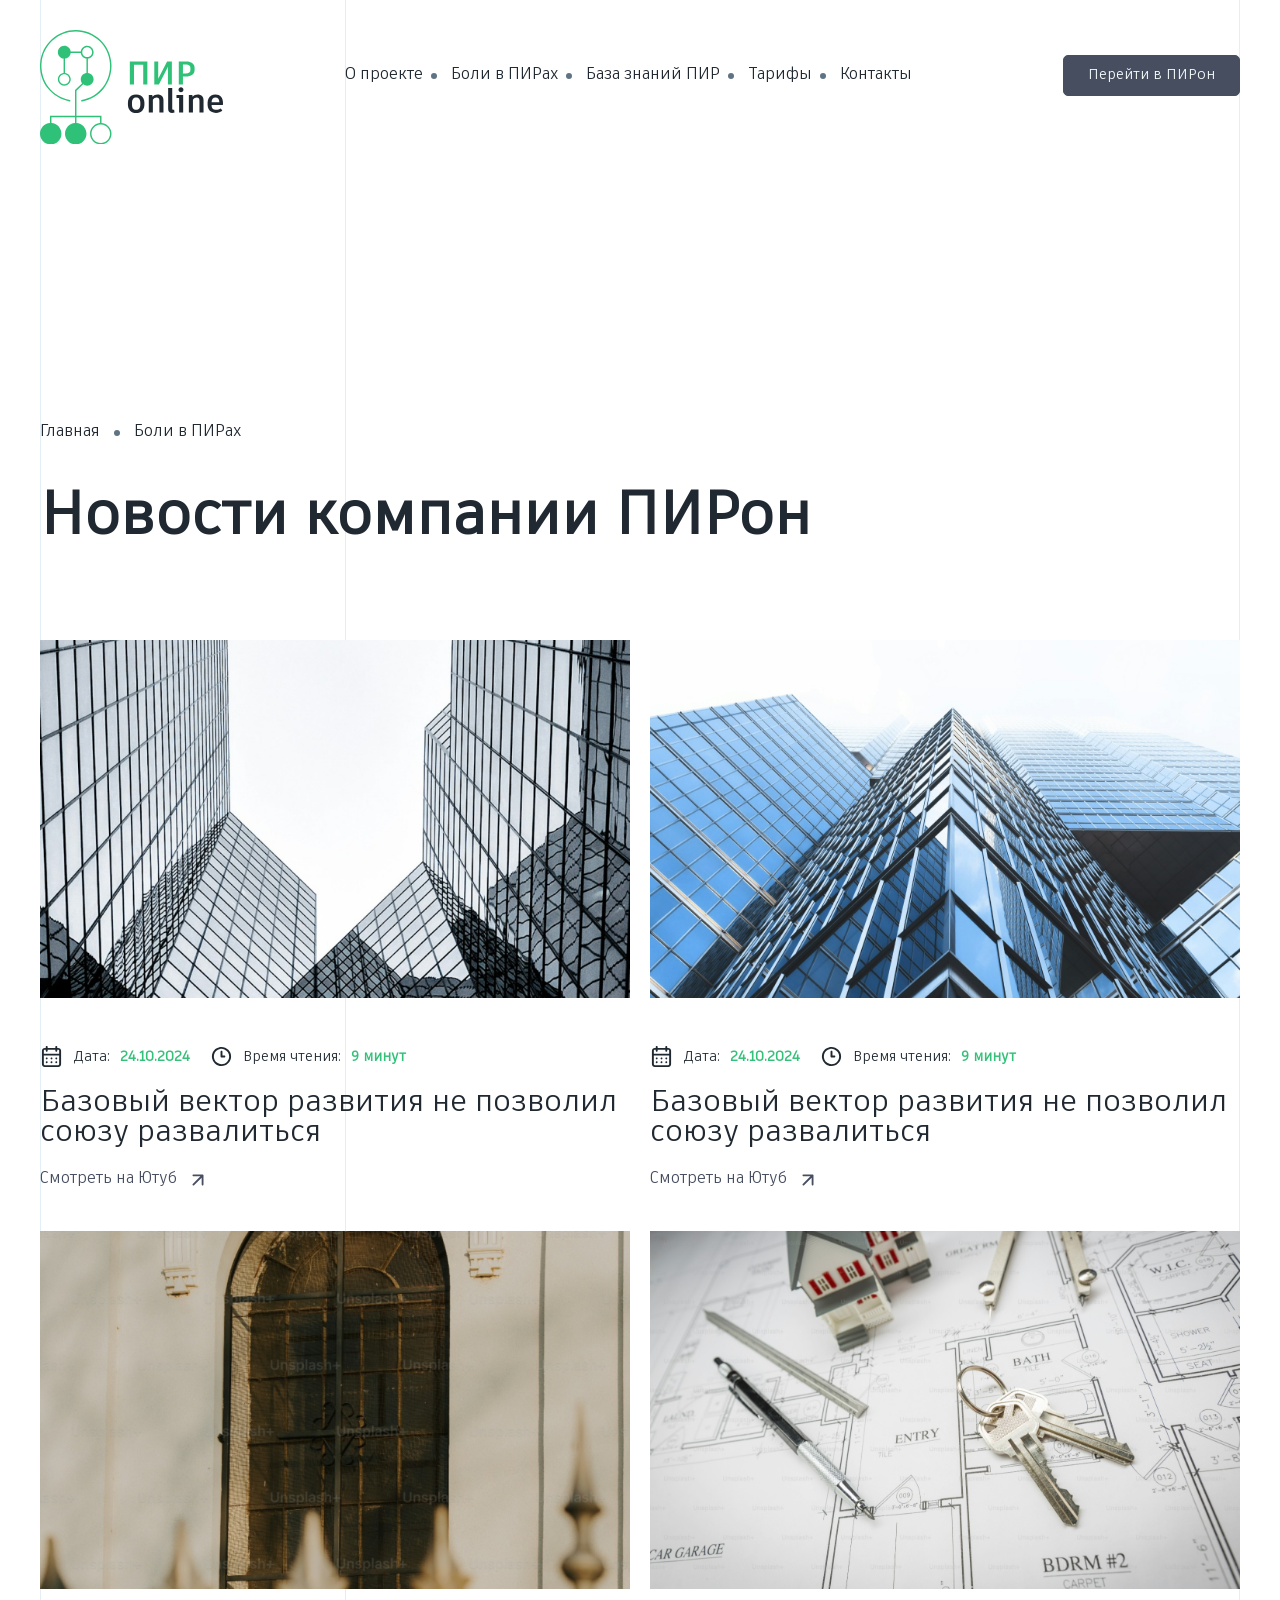
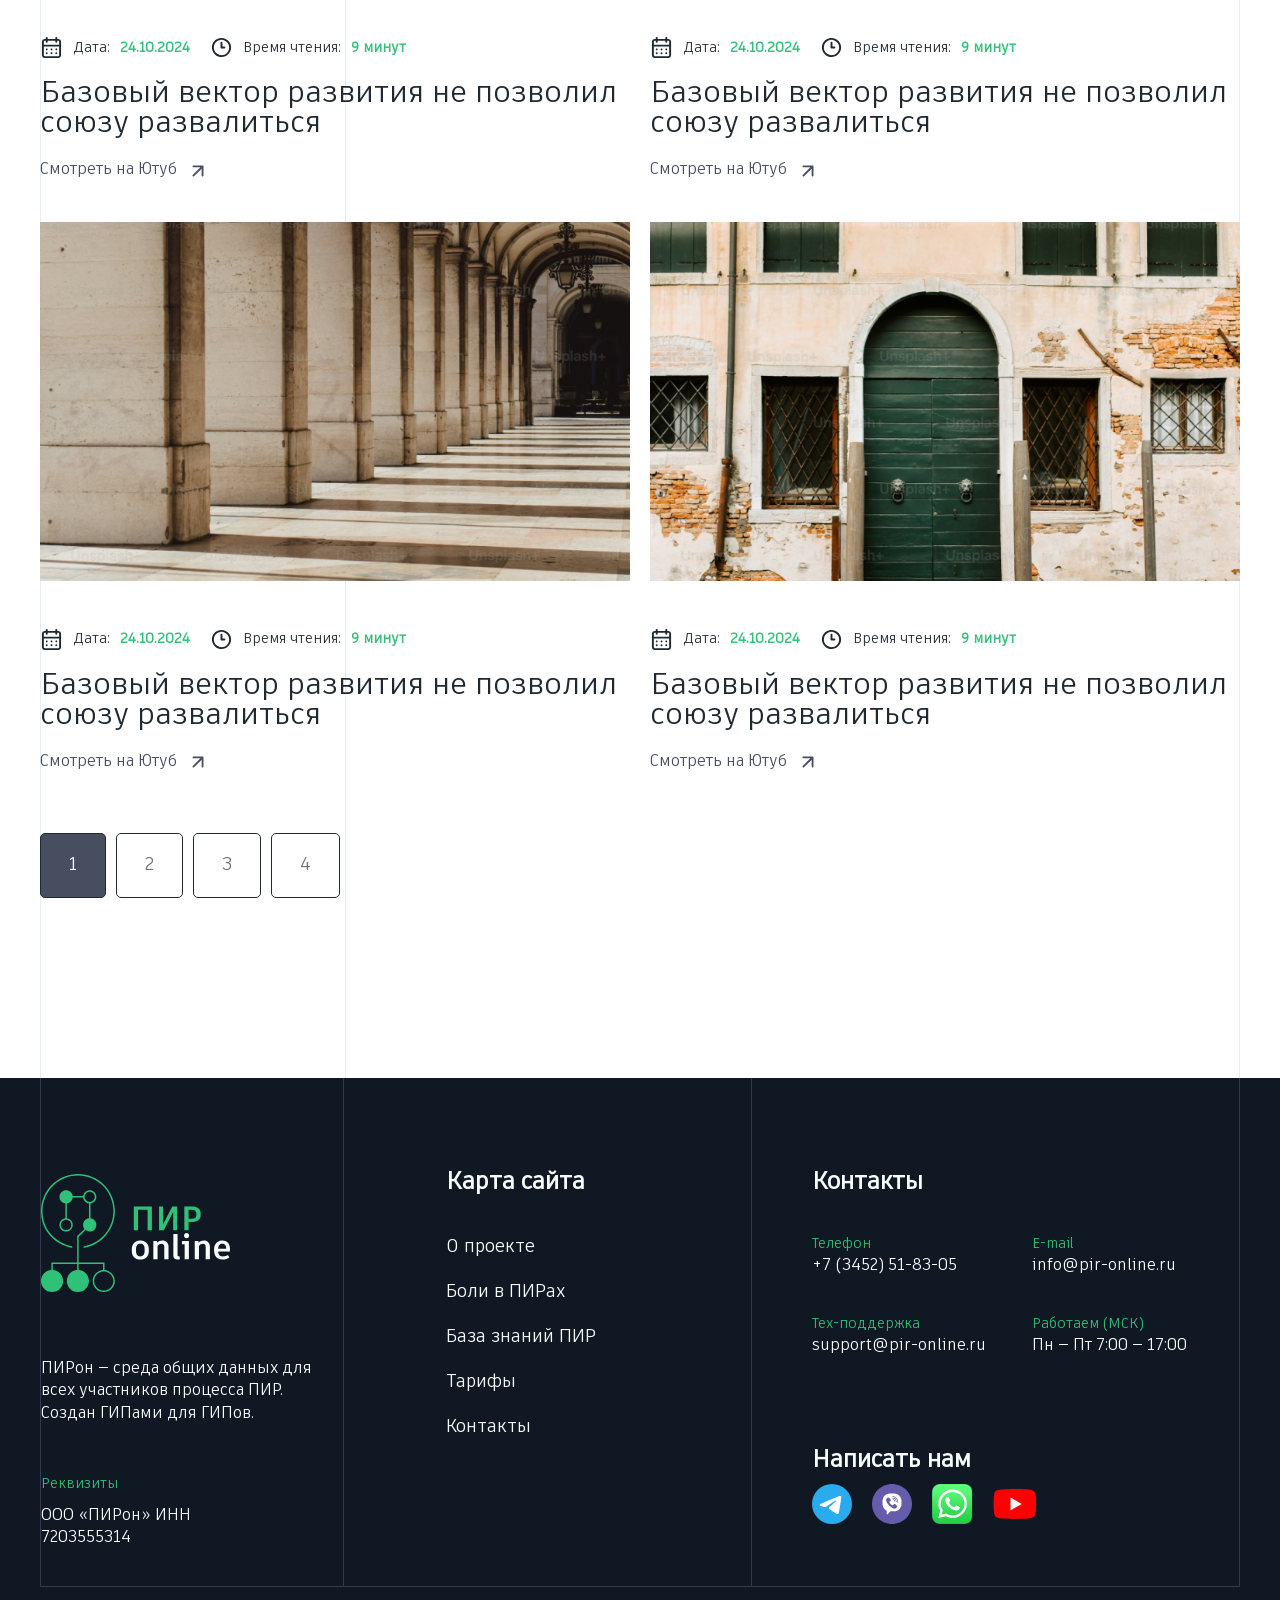
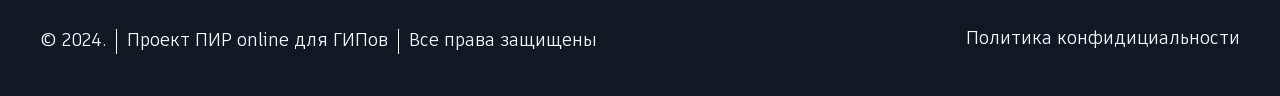
<file: Пир/news.html>
<!DOCTYPE html>
<html lang="en">
<head>
    <meta charset="UTF-8" />
    <meta name="viewport" content="width=device-width, initial-scale=1.0" />
    <title>ПИР</title>
   
    <link rel="stylesheet" href="./css/swiper-bundle.min.css" />
    <link rel="stylesheet" href="./css/fancybox.css" />
    <link rel="stylesheet" href="./css/animate.min.css" />
    <link rel="stylesheet" href="./scss/main.css?v8" />
</head>
<body>
    <header class="header header_white" id="top">
        <div class="container">
          <div class="header_wrapper">
            <div class="logo">
              <svg
                class="svg"
                xmlns="http://www.w3.org/2000/svg"
                width="240"
                height="150"
                viewBox="0 0 240 150"
                fill="none"
              >
                <path
                  fill-rule="evenodd"
                  clip-rule="evenodd"
                  d="M47.3232 1.89135C36.0293 1.77805 25.106 5.94779 16.7222 13.5727C8.33826 21.1977 3.1068 31.7202 2.06642 43.0512C1.02604 54.3823 4.25282 65.6931 11.1061 74.7382C17.7689 83.5319 28.331 89.71 39.0813 91.854C39.5913 91.9558 39.9335 92.4437 39.8437 92.9567C39.7537 93.4712 39.2634 93.8157 38.7518 93.7141C27.5396 91.4867 16.5633 85.054 9.61575 75.8845C2.47689 66.4625 -0.884334 54.6804 0.199394 42.8772C1.28312 31.0741 6.73256 20.1131 15.4658 12.1705C24.199 4.2278 35.5774 -0.11568 47.3418 0.00234364C59.1063 0.120368 70.3966 4.69127 78.9711 12.8076C87.5456 20.9238 92.7773 31.992 93.6275 43.8145C94.4778 55.6371 90.8843 67.3495 83.5607 76.6263C76.4332 85.6547 66.28 91.7337 55.0259 93.7356C54.5125 93.827 54.0292 93.4728 53.9494 92.9567C53.8697 92.4419 54.2217 91.9608 54.7337 91.8693C65.5242 89.9413 75.258 84.1086 82.0933 75.4504C89.124 66.5446 92.5737 55.3007 91.7574 43.951C90.9412 32.6014 85.9188 21.976 77.6872 14.1844C69.4557 6.39272 58.6171 2.00465 47.3232 1.89135Z"
                  fill="#2FC177"
                />
                <path
                  fill-rule="evenodd"
                  clip-rule="evenodd"
                  d="M61.875 20.625C66.5349 20.625 70.3125 24.4026 70.3125 29.0625C70.3125 33.4055 67.0312 36.9822 62.8125 37.4485V56.3015C67.0312 56.7678 70.3125 60.3445 70.3125 64.6875C70.3125 69.3474 66.5349 73.125 61.875 73.125C59.8973 73.125 58.0785 72.4446 56.64 71.3051L47.8125 79.6875V112.5H80.625V114.375V121.906C81.2625 121.948 81.8885 122.032 82.5 122.156C88.9188 123.459 93.75 129.134 93.75 135.938C93.75 143.704 87.454 150 79.6875 150C71.9209 150 65.625 143.704 65.625 135.938C65.625 129.134 70.4562 123.459 76.875 122.156C77.4865 122.032 78.1125 121.948 78.75 121.906V114.375H47.8125V121.906C55.1419 122.388 60.9375 128.486 60.9375 135.938C60.9375 143.704 54.6415 150 46.875 150C39.1085 150 32.8125 143.704 32.8125 135.938C32.8125 128.486 38.6081 122.388 45.9375 121.906V114.375H15V121.906C22.3294 122.388 28.125 128.486 28.125 135.938C28.125 143.704 21.829 150 14.0625 150C6.29595 150 3.26438e-09 143.704 3.26438e-09 135.938C3.26438e-09 128.486 5.79556 122.388 13.125 121.906V114.375V112.5H45.9375V78.75L55.3025 69.9788C54.1359 68.5316 53.4375 66.6911 53.4375 64.6875C53.4375 60.3445 56.7188 56.7678 60.9375 56.3015V37.4485C57.0266 37.0162 53.9213 33.9109 53.489 30H40.261C39.8287 33.9109 36.7234 37.0162 32.8125 37.4485V56.3015C37.0312 56.7678 40.3125 60.3445 40.3125 64.6875C40.3125 69.3474 36.5349 73.125 31.875 73.125C27.2151 73.125 23.4375 69.3474 23.4375 64.6875C23.4375 60.3445 26.7188 56.7678 30.9375 56.3015V37.4485C26.7188 36.9822 23.4375 33.4055 23.4375 29.0625C23.4375 24.4026 27.2151 20.625 31.875 20.625C36.218 20.625 39.7946 23.9063 40.261 28.125H53.489C53.9553 23.9063 57.532 20.625 61.875 20.625ZM61.875 35.5147C65.4385 35.5147 68.3272 32.626 68.3272 29.0625C68.3272 25.499 65.4385 22.6103 61.875 22.6103C58.3115 22.6103 55.4228 25.499 55.4228 29.0625C55.4228 32.626 58.3115 35.5147 61.875 35.5147ZM31.875 71.25C35.4994 71.25 38.4375 68.3119 38.4375 64.6875C38.4375 61.0631 35.4994 58.125 31.875 58.125C28.2506 58.125 25.3125 61.0631 25.3125 64.6875C25.3125 68.3119 28.2506 71.25 31.875 71.25ZM80.5601 123.781H78.8149C72.4912 124.228 67.5 129.5 67.5 135.938C67.5 142.669 72.9565 148.125 79.6875 148.125C86.4185 148.125 91.875 142.669 91.875 135.938C91.875 129.5 86.8838 124.228 80.5601 123.781Z"
                  fill="#2FC177"
                />
                <path
                  d="M140.823 71.5224H135.384V45.6179H123.255V71.5224H117.816V41.25H140.823V71.5224Z"
                  fill="#2FC177"
                />
                <path
                  d="M172.944 41.25V71.5224H167.808V48.2127L155.937 71.5224H149.894V41.25H155.031V64.0408L166.685 41.25H172.944Z"
                  fill="#2FC177"
                />
                <path
                  d="M191.986 41.25C195.295 41.25 197.914 42.014 199.842 43.5421C201.77 45.0413 202.734 47.1603 202.734 49.8993V52.4076C202.734 55.1465 201.698 57.2944 199.626 58.8513C197.554 60.3793 194.763 61.1433 191.252 61.1433H187.453V71.5224H182.015V41.25H191.986ZM197.295 50.1587C197.295 48.573 196.806 47.391 195.827 46.6125C194.849 45.8053 193.482 45.4016 191.727 45.4016H187.453V56.9917H191.079C195.223 56.9917 197.295 55.3627 197.295 52.1048V50.1587Z"
                  fill="#2FC177"
                />
                <path
                  d="M126.06 84.5753C128.363 84.5753 130.334 85.0366 131.974 85.9592C133.614 86.8818 134.852 88.1647 135.686 89.8081C136.521 91.4515 136.938 93.3399 136.938 95.4734V97.8087C136.938 101.124 135.988 103.777 134.089 105.766C132.19 107.755 129.514 108.75 126.06 108.75C122.636 108.75 119.989 107.755 118.118 105.766C116.248 103.777 115.312 101.124 115.312 97.8087V95.4734C115.312 93.3399 115.715 91.4515 116.521 89.8081C117.356 88.1647 118.579 86.8818 120.19 85.9592C121.802 85.0366 123.758 84.5753 126.06 84.5753ZM126.06 88.6405C124.305 88.6405 122.967 89.2171 122.046 90.3703C121.125 91.4947 120.665 93.1669 120.665 95.3869V97.8087C120.665 100.086 121.111 101.816 122.003 102.998C122.924 104.151 124.276 104.728 126.06 104.728C127.845 104.728 129.211 104.151 130.161 102.998C131.111 101.816 131.585 100.086 131.585 97.8087V95.3869C131.585 93.1957 131.111 91.5235 130.161 90.3703C129.211 89.2171 127.845 88.6405 126.06 88.6405Z"
                  fill="#202932"
                />
                <path
                  d="M154.408 84.5753C156.623 84.5753 158.422 85.2528 159.803 86.6079C161.213 87.9629 161.918 89.8513 161.918 92.2731V108.188H156.566V92.7056C156.566 89.9955 155.372 88.6405 152.983 88.6405C151.026 88.6405 149.372 89.5919 148.019 91.4947V108.188H142.667V85.1807H147.242L147.588 87.516C149.228 85.5555 151.501 84.5753 154.408 84.5753Z"
                  fill="#202932"
                />
                <path
                  d="M173.417 102.825C173.417 103.46 173.532 103.921 173.763 104.209C173.993 104.469 174.396 104.598 174.971 104.598C175.115 104.598 175.417 104.57 175.878 104.512L176.439 108.188C175.374 108.563 174.352 108.75 173.374 108.75C171.734 108.75 170.439 108.318 169.489 107.453C168.54 106.559 168.065 105.276 168.065 103.604V76.1855H173.417V102.825Z"
                  fill="#202932"
                />
                <path
                  d="M187.78 108.188H182.428V89.1594H178.975V85.1807H187.78V108.188ZM184.888 81.5913C183.996 81.5913 183.234 81.2886 182.601 80.6831C181.968 80.0488 181.651 79.2848 181.651 78.3911C181.651 77.4973 181.968 76.7333 182.601 76.099C183.234 75.4647 183.996 75.1476 184.888 75.1476C185.781 75.1476 186.543 75.4647 187.176 76.099C187.809 76.7045 188.126 77.4685 188.126 78.3911C188.126 79.2848 187.809 80.0488 187.176 80.6831C186.543 81.2886 185.781 81.5913 184.888 81.5913Z"
                  fill="#202932"
                />
                <path
                  d="M206.962 84.5753C209.178 84.5753 210.976 85.2528 212.358 86.6079C213.768 87.9629 214.473 89.8513 214.473 92.2731V108.188H209.12V92.7056C209.12 89.9955 207.926 88.6405 205.538 88.6405C203.581 88.6405 201.926 89.5919 200.574 91.4947V108.188H195.221V85.1807H199.797L200.142 87.516C201.782 85.5555 204.056 84.5753 206.962 84.5753Z"
                  fill="#202932"
                />
                <path
                  d="M240 95.7761C240 96.5834 239.942 97.4483 239.827 98.3709H225.022C225.051 100.562 225.569 102.177 226.576 103.214C227.583 104.224 229.094 104.728 231.108 104.728C232.23 104.728 233.252 104.57 234.173 104.252C235.122 103.906 236.144 103.431 237.237 102.825L239.137 106.025C238.101 106.804 236.835 107.453 235.338 107.972C233.871 108.491 232.346 108.75 230.763 108.75C228.489 108.75 226.518 108.289 224.849 107.366C223.209 106.415 221.957 105.132 221.094 103.517C220.231 101.874 219.799 99.9998 219.799 97.8952V95.5166C219.799 93.4408 220.216 91.5812 221.051 89.9378C221.885 88.2657 223.08 86.9538 224.633 86.0024C226.187 85.051 228 84.5753 230.072 84.5753C233.238 84.5753 235.684 85.5411 237.41 87.4728C239.137 89.3756 240 92.1434 240 95.7761ZM235.209 94.6517C235.209 92.6624 234.777 91.1487 233.914 90.1108C233.051 89.0441 231.784 88.5107 230.115 88.5107C228.475 88.5107 227.223 89.0441 226.36 90.1108C225.526 91.1776 225.079 92.7633 225.022 94.8679H235.209V94.6517Z"
                  fill="#202932"
                />
              </svg>
            </div>
  
            <div class="main-menu">
              <nav class="nav">
                <ul id="navigation">
                  <li><a href="./about.html">О проекте</a></li>
                  <li><a href="./pains.html">Боли в ПИРах</a></li>
                  <li><a href="./base.html">База знаний ПИР</a></li>
                  <li><a href="#">Тарифы</a></li>
                  <li><a href="./contacts.html">Контакты</a></li>
                </ul>
              </nav>
              <div class="telecon">
                <div class="levels">
                  <p class="ttitle">Телефон</p>
                  <a href="tel:+7 (3452) 51-83-05" class="ttext"
                    >+7 (3452) 51-83-05</a
                  >
                </div>
                <div class="levels">
                  <p class="ttitle">Работаем (МСК)</p>
                  <p class="ttext">Пн — Пт 7:00 — 17:00</p>
                </div>
                <div class="levels">
                  <p class="ttitle">Мессенджеры</p>
                  <div class="text_down">
                    <a href="#">
                      <img src="./img/mes1.svg" alt="messenger" class="img"
                    /></a>
                    <a href="#"
                      ><img src="./img/mes2.svg" alt="messenger" class="img"
                    /></a>
                    <a href="#"
                      ><img src="./img/mes3.svg" alt="messenger" class="img"
                    /></a>
                    <a href="#"
                      ><img src="./img/mes4.svg" alt="messenger" class="img"
                    /></a>
                  </div>
                </div>
              </div>
            </div>
            <div class="header_btn">
              <a class="boxed-btn" href="#">Перейти в ПИРон</a>
              <button class="boxed-btn burger-btn">
                <!-- <svg
                    xmlns="http://www.w3.org/2000/svg"
                    width="40"
                    height="40"
                    viewBox="0 0 40 40"
                    fill="none"
                  >
                    <path
                      d="M4.99992 13.3333H34.9999C35.4419 13.3333 35.8659 13.1577 36.1784 12.8452C36.491 12.5326 36.6666 12.1087 36.6666 11.6667C36.6666 11.2246 36.491 10.8007 36.1784 10.4882C35.8659 10.1756 35.4419 10 34.9999 10H4.99992C4.55789 10 4.13397 10.1756 3.82141 10.4882C3.50885 10.8007 3.33325 11.2246 3.33325 11.6667C3.33325 12.1087 3.50885 12.5326 3.82141 12.8452C4.13397 13.1577 4.55789 13.3333 4.99992 13.3333ZM34.9999 26.6667H4.99992C4.55789 26.6667 4.13397 26.8423 3.82141 27.1548C3.50885 27.4674 3.33325 27.8913 3.33325 28.3333C3.33325 28.7754 3.50885 29.1993 3.82141 29.5118C4.13397 29.8244 4.55789 30 4.99992 30H34.9999C35.4419 30 35.8659 29.8244 36.1784 29.5118C36.491 29.1993 36.6666 28.7754 36.6666 28.3333C36.6666 27.8913 36.491 27.4674 36.1784 27.1548C35.8659 26.8423 35.4419 26.6667 34.9999 26.6667ZM34.9999 18.3333H4.99992C4.55789 18.3333 4.13397 18.5089 3.82141 18.8215C3.50885 19.134 3.33325 19.558 3.33325 20C3.33325 20.442 3.50885 20.8659 3.82141 21.1785C4.13397 21.4911 4.55789 21.6667 4.99992 21.6667H34.9999C35.4419 21.6667 35.8659 21.4911 36.1784 21.1785C36.491 20.8659 36.6666 20.442 36.6666 20C36.6666 19.558 36.491 19.134 36.1784 18.8215C35.8659 18.5089 35.4419 18.3333 34.9999 18.3333Z"
                      fill="#F8FEFE"
                    />
                  </svg> -->
                <span class="bur">
                  <span></span>
                </span>
              </button>
            </div>
          </div>
        </div>
      </header>
      <div class="lines">
        <div class="container">
          <div class="lines-wrapper">
            <div class="line-sect1"></div>
          <div class="line-sect2"></div>
          </div>
        </div>
      </div>
      <section class="news news-news">
        <div class="container">
            <div class="news_wrapper news-news_wrapper">
                <div class="underheader-btns" id="navigation">
                    <a href="./index.html" class="navi">Главная</a>
                    <div class="dot"></div>
                    <a href="/pains.html" class="navi">Боли в ПИРах</a>
                </div>
                <h1 class="h1">Новости компании ПИРон</h1>
                <div class="news_wrapper_text news-news_wrapper_text tabs_item_news active" id="tab1_news">
                    <div class="news-slide">
                        <a href="./news_1.html">
                          <img src="./img/news-news1.png" alt="news" class="img" />
                          <div class="down">
                            <div class="down_up">
                              <div class="left">
                                <svg
                                  xmlns="http://www.w3.org/2000/svg"
                                  width="23"
                                  height="23"
                                  viewBox="0 0 23 23"
                                  fill="none"
                                >
                                  <path
                                    d="M18.2084 2.87516H17.2501V1.91683C17.2501 1.66266 17.1491 1.41891 16.9694 1.23919C16.7897 1.05946 16.5459 0.958496 16.2917 0.958496C16.0376 0.958496 15.7938 1.05946 15.6141 1.23919C15.4344 1.41891 15.3334 1.66266 15.3334 1.91683V2.87516H7.66675V1.91683C7.66675 1.66266 7.56578 1.41891 7.38606 1.23919C7.20634 1.05946 6.96258 0.958496 6.70842 0.958496C6.45425 0.958496 6.21049 1.05946 6.03077 1.23919C5.85105 1.41891 5.75008 1.66266 5.75008 1.91683V2.87516H4.79175C4.02925 2.87516 3.29798 3.17806 2.75882 3.71723C2.21965 4.2564 1.91675 4.98767 1.91675 5.75016V19.1668C1.91675 19.9293 2.21965 20.6606 2.75882 21.1998C3.29798 21.7389 4.02925 22.0418 4.79175 22.0418H18.2084C18.9709 22.0418 19.7022 21.7389 20.2413 21.1998C20.7805 20.6606 21.0834 19.9293 21.0834 19.1668V5.75016C21.0834 4.98767 20.7805 4.2564 20.2413 3.71723C19.7022 3.17806 18.9709 2.87516 18.2084 2.87516ZM19.1667 19.1668C19.1667 19.421 19.0658 19.6648 18.8861 19.8445C18.7063 20.0242 18.4626 20.1252 18.2084 20.1252H4.79175C4.53758 20.1252 4.29383 20.0242 4.1141 19.8445C3.93438 19.6648 3.83341 19.421 3.83341 19.1668V10.5418H19.1667V19.1668ZM19.1667 8.62516H3.83341V5.75016C3.83341 5.496 3.93438 5.25224 4.1141 5.07252C4.29383 4.8928 4.53758 4.79183 4.79175 4.79183H5.75008V5.75016C5.75008 6.00433 5.85105 6.24808 6.03077 6.42781C6.21049 6.60753 6.45425 6.7085 6.70842 6.7085C6.96258 6.7085 7.20634 6.60753 7.38606 6.42781C7.56578 6.24808 7.66675 6.00433 7.66675 5.75016V4.79183H15.3334V5.75016C15.3334 6.00433 15.4344 6.24808 15.6141 6.42781C15.7938 6.60753 16.0376 6.7085 16.2917 6.7085C16.5459 6.7085 16.7897 6.60753 16.9694 6.42781C17.1491 6.24808 17.2501 6.00433 17.2501 5.75016V4.79183H18.2084C18.4626 4.79183 18.7063 4.8928 18.8861 5.07252C19.0658 5.25224 19.1667 5.496 19.1667 5.75016V8.62516Z"
                                    fill="#202932"
                                  />
                                  <path
                                    d="M11.5 18.2085C11.6895 18.2085 11.8748 18.1523 12.0324 18.047C12.19 17.9417 12.3128 17.792 12.3854 17.6169C12.4579 17.4418 12.4769 17.2491 12.4399 17.0632C12.4029 16.8773 12.3117 16.7065 12.1776 16.5725C12.0436 16.4385 11.8729 16.3472 11.687 16.3102C11.5011 16.2733 11.3084 16.2922 11.1333 16.3648C10.9581 16.4373 10.8085 16.5601 10.7032 16.7177C10.5979 16.8753 10.5417 17.0606 10.5417 17.2502C10.5417 17.5043 10.6426 17.7481 10.8224 17.9278C11.0021 18.1075 11.2458 18.2085 11.5 18.2085ZM16.2917 18.2085C16.4812 18.2085 16.6665 18.1523 16.8241 18.047C16.9817 17.9417 17.1045 17.792 17.1771 17.6169C17.2496 17.4418 17.2686 17.2491 17.2316 17.0632C17.1946 16.8773 17.1033 16.7065 16.9693 16.5725C16.8353 16.4385 16.6645 16.3472 16.4786 16.3102C16.2927 16.2733 16.1 16.2922 15.9249 16.3648C15.7498 16.4373 15.6001 16.5601 15.4948 16.7177C15.3895 16.8753 15.3333 17.0606 15.3333 17.2502C15.3333 17.5043 15.4343 17.7481 15.614 17.9278C15.7937 18.1075 16.0375 18.2085 16.2917 18.2085ZM16.2917 14.3752C16.4812 14.3752 16.6665 14.319 16.8241 14.2137C16.9817 14.1084 17.1045 13.9587 17.1771 13.7836C17.2496 13.6085 17.2686 13.4158 17.2316 13.2299C17.1946 13.044 17.1033 12.8732 16.9693 12.7392C16.8353 12.6052 16.6645 12.5139 16.4786 12.4769C16.2927 12.4399 16.1 12.4589 15.9249 12.5314C15.7498 12.604 15.6001 12.7268 15.4948 12.8844C15.3895 13.042 15.3333 13.2273 15.3333 13.4168C15.3333 13.671 15.4343 13.9148 15.614 14.0945C15.7937 14.2742 16.0375 14.3752 16.2917 14.3752ZM11.5 14.3752C11.6895 14.3752 11.8748 14.319 12.0324 14.2137C12.19 14.1084 12.3128 13.9587 12.3854 13.7836C12.4579 13.6085 12.4769 13.4158 12.4399 13.2299C12.4029 13.044 12.3117 12.8732 12.1776 12.7392C12.0436 12.6052 11.8729 12.5139 11.687 12.4769C11.5011 12.4399 11.3084 12.4589 11.1333 12.5314C10.9581 12.604 10.8085 12.7268 10.7032 12.8844C10.5979 13.042 10.5417 13.2273 10.5417 13.4168C10.5417 13.671 10.6426 13.9148 10.8224 14.0945C11.0021 14.2742 11.2458 14.3752 11.5 14.3752ZM6.70833 14.3752C6.89787 14.3752 7.08316 14.319 7.24075 14.2137C7.39835 14.1084 7.52118 13.9587 7.59372 13.7836C7.66625 13.6085 7.68523 13.4158 7.64825 13.2299C7.61127 13.044 7.52 12.8732 7.38598 12.7392C7.25195 12.6052 7.08119 12.5139 6.89529 12.4769C6.7094 12.4399 6.51671 12.4589 6.3416 12.5314C6.16648 12.604 6.01681 12.7268 5.91151 12.8844C5.80621 13.042 5.75 13.2273 5.75 13.4168C5.75 13.671 5.85097 13.9148 6.03069 14.0945C6.21041 14.2742 6.45417 14.3752 6.70833 14.3752ZM6.70833 18.2085C6.89787 18.2085 7.08316 18.1523 7.24075 18.047C7.39835 17.9417 7.52118 17.792 7.59372 17.6169C7.66625 17.4418 7.68523 17.2491 7.64825 17.0632C7.61127 16.8773 7.52 16.7065 7.38598 16.5725C7.25195 16.4385 7.08119 16.3472 6.89529 16.3102C6.7094 16.2733 6.51671 16.2922 6.3416 16.3648C6.16648 16.4373 6.01681 16.5601 5.91151 16.7177C5.80621 16.8753 5.75 17.0606 5.75 17.2502C5.75 17.5043 5.85097 17.7481 6.03069 17.9278C6.21041 18.1075 6.45417 18.2085 6.70833 18.2085Z"
                                    fill="#202932"
                                  />
                                </svg>
                                <p class="p">Дата:</p>
                                <span class="span">24.10.2024</span>
                              </div>
                              <div class="right">
                                <svg
                                  xmlns="http://www.w3.org/2000/svg"
                                  width="23"
                                  height="23"
                                  viewBox="0 0 23 23"
                                  fill="none"
                                >
                                  <path
                                    d="M14.3751 10.5417H12.4584V6.70833C12.4584 6.45417 12.3574 6.21041 12.1777 6.03069C11.998 5.85097 11.7542 5.75 11.5001 5.75C11.2459 5.75 11.0022 5.85097 10.8224 6.03069C10.6427 6.21041 10.5417 6.45417 10.5417 6.70833V11.5C10.5417 11.7542 10.6427 11.9979 10.8224 12.1776C11.0022 12.3574 11.2459 12.4583 11.5001 12.4583H14.3751C14.6292 12.4583 14.873 12.3574 15.0527 12.1776C15.2324 11.9979 15.3334 11.7542 15.3334 11.5C15.3334 11.2458 15.2324 11.0021 15.0527 10.8224C14.873 10.6426 14.6292 10.5417 14.3751 10.5417Z"
                                    fill="#202932"
                                  />
                                  <path
                                    d="M11.5001 1.9165C9.60468 1.9165 7.75184 2.47856 6.17587 3.53159C4.5999 4.58462 3.37158 6.08133 2.64624 7.83245C1.9209 9.58358 1.73112 11.5105 2.10089 13.3695C2.47067 15.2284 3.38339 16.936 4.72365 18.2763C6.0639 19.6165 7.77149 20.5293 9.63047 20.899C11.4895 21.2688 13.4163 21.079 15.1675 20.3537C16.9186 19.6283 18.4153 18.4 19.4683 16.8241C20.5214 15.2481 21.0834 13.3952 21.0834 11.4998C21.0834 10.2413 20.8355 8.99516 20.3539 7.83245C19.8723 6.66975 19.1664 5.61329 18.2765 4.7234C17.3866 3.8335 16.3302 3.1276 15.1675 2.64599C14.0048 2.16438 12.7586 1.9165 11.5001 1.9165ZM11.5001 19.1665C9.98376 19.1665 8.50149 18.7169 7.24071 17.8744C5.97994 17.032 4.99728 15.8346 4.41701 14.4337C3.83674 13.0328 3.68491 11.4913 3.98073 10.0041C4.27655 8.51696 5.00673 7.15089 6.07893 6.07869C7.15114 5.00648 8.51721 4.2763 10.0044 3.98048C11.4916 3.68466 13.0331 3.83649 14.434 4.41676C15.8349 4.99703 17.0323 5.97969 17.8747 7.24047C18.7171 8.50124 19.1668 9.98351 19.1668 11.4998C19.1668 13.5332 18.359 15.4832 16.9212 16.921C15.4835 18.3588 13.5334 19.1665 11.5001 19.1665Z"
                                    fill="#202932"
                                  />
                                </svg>
                                <p class="p">Время чтения:</p>
                                <span class="span">9 минут</span>
                              </div>
                            </div>
                            <h3 class="h3">
                              Базовый вектор развития не позволил союзу развалиться
                            </h3>
                            <div class="down_down">
                              
                                <p class="p">Смотреть на Ютуб</p>
                              
                                <svg
                                  xmlns="http://www.w3.org/2000/svg"
                                  width="22"
                                  height="22"
                                  viewBox="0 0 22 22"
                                  fill="none"
                                >
                                  <path
                                    d="M16.4266 6.06833C16.3336 5.84435 16.1556 5.66635 15.9316 5.57333C15.8214 5.52636 15.7031 5.50145 15.5833 5.5H6.41661C6.1735 5.5 5.94034 5.59658 5.76843 5.76849C5.59652 5.94039 5.49994 6.17355 5.49994 6.41667C5.49994 6.65978 5.59652 6.89294 5.76843 7.06485C5.94034 7.23676 6.1735 7.33333 6.41661 7.33333H13.3741L5.76578 14.9325C5.67986 15.0177 5.61167 15.1191 5.56513 15.2308C5.51859 15.3425 5.49463 15.4623 5.49463 15.5833C5.49463 15.7043 5.51859 15.8242 5.56513 15.9359C5.61167 16.0476 5.67986 16.149 5.76578 16.2342C5.85099 16.3201 5.95238 16.3883 6.06408 16.4348C6.17579 16.4814 6.2956 16.5053 6.41661 16.5053C6.53762 16.5053 6.65744 16.4814 6.76914 16.4348C6.88084 16.3883 6.98223 16.3201 7.06744 16.2342L14.6666 8.62583V15.5833C14.6666 15.8264 14.7632 16.0596 14.9351 16.2315C15.107 16.4034 15.3402 16.5 15.5833 16.5C15.8264 16.5 16.0596 16.4034 16.2315 16.2315C16.4034 16.0596 16.4999 15.8264 16.4999 15.5833V6.41667C16.4985 6.29688 16.4736 6.17854 16.4266 6.06833Z"
                                    fill="#464E60"
                                  />
                                </svg>
                             
                            </div>
                          </div>
                        </a>
                      </div>
                      <div class="news-slide">
                        <a href="#">
                          <img src="./img/news-news2.png" alt="news" class="img" />
                          <div class="down">
                            <div class="down_up">
                              <div class="left">
                                <svg
                                  xmlns="http://www.w3.org/2000/svg"
                                  width="23"
                                  height="23"
                                  viewBox="0 0 23 23"
                                  fill="none"
                                >
                                  <path
                                    d="M18.2084 2.87516H17.2501V1.91683C17.2501 1.66266 17.1491 1.41891 16.9694 1.23919C16.7897 1.05946 16.5459 0.958496 16.2917 0.958496C16.0376 0.958496 15.7938 1.05946 15.6141 1.23919C15.4344 1.41891 15.3334 1.66266 15.3334 1.91683V2.87516H7.66675V1.91683C7.66675 1.66266 7.56578 1.41891 7.38606 1.23919C7.20634 1.05946 6.96258 0.958496 6.70842 0.958496C6.45425 0.958496 6.21049 1.05946 6.03077 1.23919C5.85105 1.41891 5.75008 1.66266 5.75008 1.91683V2.87516H4.79175C4.02925 2.87516 3.29798 3.17806 2.75882 3.71723C2.21965 4.2564 1.91675 4.98767 1.91675 5.75016V19.1668C1.91675 19.9293 2.21965 20.6606 2.75882 21.1998C3.29798 21.7389 4.02925 22.0418 4.79175 22.0418H18.2084C18.9709 22.0418 19.7022 21.7389 20.2413 21.1998C20.7805 20.6606 21.0834 19.9293 21.0834 19.1668V5.75016C21.0834 4.98767 20.7805 4.2564 20.2413 3.71723C19.7022 3.17806 18.9709 2.87516 18.2084 2.87516ZM19.1667 19.1668C19.1667 19.421 19.0658 19.6648 18.8861 19.8445C18.7063 20.0242 18.4626 20.1252 18.2084 20.1252H4.79175C4.53758 20.1252 4.29383 20.0242 4.1141 19.8445C3.93438 19.6648 3.83341 19.421 3.83341 19.1668V10.5418H19.1667V19.1668ZM19.1667 8.62516H3.83341V5.75016C3.83341 5.496 3.93438 5.25224 4.1141 5.07252C4.29383 4.8928 4.53758 4.79183 4.79175 4.79183H5.75008V5.75016C5.75008 6.00433 5.85105 6.24808 6.03077 6.42781C6.21049 6.60753 6.45425 6.7085 6.70842 6.7085C6.96258 6.7085 7.20634 6.60753 7.38606 6.42781C7.56578 6.24808 7.66675 6.00433 7.66675 5.75016V4.79183H15.3334V5.75016C15.3334 6.00433 15.4344 6.24808 15.6141 6.42781C15.7938 6.60753 16.0376 6.7085 16.2917 6.7085C16.5459 6.7085 16.7897 6.60753 16.9694 6.42781C17.1491 6.24808 17.2501 6.00433 17.2501 5.75016V4.79183H18.2084C18.4626 4.79183 18.7063 4.8928 18.8861 5.07252C19.0658 5.25224 19.1667 5.496 19.1667 5.75016V8.62516Z"
                                    fill="#202932"
                                  />
                                  <path
                                    d="M11.5 18.2085C11.6895 18.2085 11.8748 18.1523 12.0324 18.047C12.19 17.9417 12.3128 17.792 12.3854 17.6169C12.4579 17.4418 12.4769 17.2491 12.4399 17.0632C12.4029 16.8773 12.3117 16.7065 12.1776 16.5725C12.0436 16.4385 11.8729 16.3472 11.687 16.3102C11.5011 16.2733 11.3084 16.2922 11.1333 16.3648C10.9581 16.4373 10.8085 16.5601 10.7032 16.7177C10.5979 16.8753 10.5417 17.0606 10.5417 17.2502C10.5417 17.5043 10.6426 17.7481 10.8224 17.9278C11.0021 18.1075 11.2458 18.2085 11.5 18.2085ZM16.2917 18.2085C16.4812 18.2085 16.6665 18.1523 16.8241 18.047C16.9817 17.9417 17.1045 17.792 17.1771 17.6169C17.2496 17.4418 17.2686 17.2491 17.2316 17.0632C17.1946 16.8773 17.1033 16.7065 16.9693 16.5725C16.8353 16.4385 16.6645 16.3472 16.4786 16.3102C16.2927 16.2733 16.1 16.2922 15.9249 16.3648C15.7498 16.4373 15.6001 16.5601 15.4948 16.7177C15.3895 16.8753 15.3333 17.0606 15.3333 17.2502C15.3333 17.5043 15.4343 17.7481 15.614 17.9278C15.7937 18.1075 16.0375 18.2085 16.2917 18.2085ZM16.2917 14.3752C16.4812 14.3752 16.6665 14.319 16.8241 14.2137C16.9817 14.1084 17.1045 13.9587 17.1771 13.7836C17.2496 13.6085 17.2686 13.4158 17.2316 13.2299C17.1946 13.044 17.1033 12.8732 16.9693 12.7392C16.8353 12.6052 16.6645 12.5139 16.4786 12.4769C16.2927 12.4399 16.1 12.4589 15.9249 12.5314C15.7498 12.604 15.6001 12.7268 15.4948 12.8844C15.3895 13.042 15.3333 13.2273 15.3333 13.4168C15.3333 13.671 15.4343 13.9148 15.614 14.0945C15.7937 14.2742 16.0375 14.3752 16.2917 14.3752ZM11.5 14.3752C11.6895 14.3752 11.8748 14.319 12.0324 14.2137C12.19 14.1084 12.3128 13.9587 12.3854 13.7836C12.4579 13.6085 12.4769 13.4158 12.4399 13.2299C12.4029 13.044 12.3117 12.8732 12.1776 12.7392C12.0436 12.6052 11.8729 12.5139 11.687 12.4769C11.5011 12.4399 11.3084 12.4589 11.1333 12.5314C10.9581 12.604 10.8085 12.7268 10.7032 12.8844C10.5979 13.042 10.5417 13.2273 10.5417 13.4168C10.5417 13.671 10.6426 13.9148 10.8224 14.0945C11.0021 14.2742 11.2458 14.3752 11.5 14.3752ZM6.70833 14.3752C6.89787 14.3752 7.08316 14.319 7.24075 14.2137C7.39835 14.1084 7.52118 13.9587 7.59372 13.7836C7.66625 13.6085 7.68523 13.4158 7.64825 13.2299C7.61127 13.044 7.52 12.8732 7.38598 12.7392C7.25195 12.6052 7.08119 12.5139 6.89529 12.4769C6.7094 12.4399 6.51671 12.4589 6.3416 12.5314C6.16648 12.604 6.01681 12.7268 5.91151 12.8844C5.80621 13.042 5.75 13.2273 5.75 13.4168C5.75 13.671 5.85097 13.9148 6.03069 14.0945C6.21041 14.2742 6.45417 14.3752 6.70833 14.3752ZM6.70833 18.2085C6.89787 18.2085 7.08316 18.1523 7.24075 18.047C7.39835 17.9417 7.52118 17.792 7.59372 17.6169C7.66625 17.4418 7.68523 17.2491 7.64825 17.0632C7.61127 16.8773 7.52 16.7065 7.38598 16.5725C7.25195 16.4385 7.08119 16.3472 6.89529 16.3102C6.7094 16.2733 6.51671 16.2922 6.3416 16.3648C6.16648 16.4373 6.01681 16.5601 5.91151 16.7177C5.80621 16.8753 5.75 17.0606 5.75 17.2502C5.75 17.5043 5.85097 17.7481 6.03069 17.9278C6.21041 18.1075 6.45417 18.2085 6.70833 18.2085Z"
                                    fill="#202932"
                                  />
                                </svg>
                                <p class="p">Дата:</p>
                                <span class="span">24.10.2024</span>
                              </div>
                              <div class="right">
                                <svg
                                  xmlns="http://www.w3.org/2000/svg"
                                  width="23"
                                  height="23"
                                  viewBox="0 0 23 23"
                                  fill="none"
                                >
                                  <path
                                    d="M14.3751 10.5417H12.4584V6.70833C12.4584 6.45417 12.3574 6.21041 12.1777 6.03069C11.998 5.85097 11.7542 5.75 11.5001 5.75C11.2459 5.75 11.0022 5.85097 10.8224 6.03069C10.6427 6.21041 10.5417 6.45417 10.5417 6.70833V11.5C10.5417 11.7542 10.6427 11.9979 10.8224 12.1776C11.0022 12.3574 11.2459 12.4583 11.5001 12.4583H14.3751C14.6292 12.4583 14.873 12.3574 15.0527 12.1776C15.2324 11.9979 15.3334 11.7542 15.3334 11.5C15.3334 11.2458 15.2324 11.0021 15.0527 10.8224C14.873 10.6426 14.6292 10.5417 14.3751 10.5417Z"
                                    fill="#202932"
                                  />
                                  <path
                                    d="M11.5001 1.9165C9.60468 1.9165 7.75184 2.47856 6.17587 3.53159C4.5999 4.58462 3.37158 6.08133 2.64624 7.83245C1.9209 9.58358 1.73112 11.5105 2.10089 13.3695C2.47067 15.2284 3.38339 16.936 4.72365 18.2763C6.0639 19.6165 7.77149 20.5293 9.63047 20.899C11.4895 21.2688 13.4163 21.079 15.1675 20.3537C16.9186 19.6283 18.4153 18.4 19.4683 16.8241C20.5214 15.2481 21.0834 13.3952 21.0834 11.4998C21.0834 10.2413 20.8355 8.99516 20.3539 7.83245C19.8723 6.66975 19.1664 5.61329 18.2765 4.7234C17.3866 3.8335 16.3302 3.1276 15.1675 2.64599C14.0048 2.16438 12.7586 1.9165 11.5001 1.9165ZM11.5001 19.1665C9.98376 19.1665 8.50149 18.7169 7.24071 17.8744C5.97994 17.032 4.99728 15.8346 4.41701 14.4337C3.83674 13.0328 3.68491 11.4913 3.98073 10.0041C4.27655 8.51696 5.00673 7.15089 6.07893 6.07869C7.15114 5.00648 8.51721 4.2763 10.0044 3.98048C11.4916 3.68466 13.0331 3.83649 14.434 4.41676C15.8349 4.99703 17.0323 5.97969 17.8747 7.24047C18.7171 8.50124 19.1668 9.98351 19.1668 11.4998C19.1668 13.5332 18.359 15.4832 16.9212 16.921C15.4835 18.3588 13.5334 19.1665 11.5001 19.1665Z"
                                    fill="#202932"
                                  />
                                </svg>
                                <p class="p">Время чтения:</p>
                                <span class="span">9 минут</span>
                              </div>
                            </div>
                            <h3 class="h3">
                              Базовый вектор развития не позволил союзу развалиться
                            </h3>
                            <div class="down_down">
                             
                                <p class="p">Смотреть на Ютуб</p>
                              
                                <svg
                                  xmlns="http://www.w3.org/2000/svg"
                                  width="22"
                                  height="22"
                                  viewBox="0 0 22 22"
                                  fill="none"
                                >
                                  <path
                                    d="M16.4266 6.06833C16.3336 5.84435 16.1556 5.66635 15.9316 5.57333C15.8214 5.52636 15.7031 5.50145 15.5833 5.5H6.41661C6.1735 5.5 5.94034 5.59658 5.76843 5.76849C5.59652 5.94039 5.49994 6.17355 5.49994 6.41667C5.49994 6.65978 5.59652 6.89294 5.76843 7.06485C5.94034 7.23676 6.1735 7.33333 6.41661 7.33333H13.3741L5.76578 14.9325C5.67986 15.0177 5.61167 15.1191 5.56513 15.2308C5.51859 15.3425 5.49463 15.4623 5.49463 15.5833C5.49463 15.7043 5.51859 15.8242 5.56513 15.9359C5.61167 16.0476 5.67986 16.149 5.76578 16.2342C5.85099 16.3201 5.95238 16.3883 6.06408 16.4348C6.17579 16.4814 6.2956 16.5053 6.41661 16.5053C6.53762 16.5053 6.65744 16.4814 6.76914 16.4348C6.88084 16.3883 6.98223 16.3201 7.06744 16.2342L14.6666 8.62583V15.5833C14.6666 15.8264 14.7632 16.0596 14.9351 16.2315C15.107 16.4034 15.3402 16.5 15.5833 16.5C15.8264 16.5 16.0596 16.4034 16.2315 16.2315C16.4034 16.0596 16.4999 15.8264 16.4999 15.5833V6.41667C16.4985 6.29688 16.4736 6.17854 16.4266 6.06833Z"
                                    fill="#464E60"
                                  />
                                </svg>
                              
                            </div>
                          </div>
                        </a>
                      </div>
                      <div class="news-slide">
                        <a href="#">
                          <img src="./img/news-news3.png" alt="news" class="img" />
                          <div class="down">
                            <div class="down_up">
                              <div class="left">
                                <svg
                                  xmlns="http://www.w3.org/2000/svg"
                                  width="23"
                                  height="23"
                                  viewBox="0 0 23 23"
                                  fill="none"
                                >
                                  <path
                                    d="M18.2084 2.87516H17.2501V1.91683C17.2501 1.66266 17.1491 1.41891 16.9694 1.23919C16.7897 1.05946 16.5459 0.958496 16.2917 0.958496C16.0376 0.958496 15.7938 1.05946 15.6141 1.23919C15.4344 1.41891 15.3334 1.66266 15.3334 1.91683V2.87516H7.66675V1.91683C7.66675 1.66266 7.56578 1.41891 7.38606 1.23919C7.20634 1.05946 6.96258 0.958496 6.70842 0.958496C6.45425 0.958496 6.21049 1.05946 6.03077 1.23919C5.85105 1.41891 5.75008 1.66266 5.75008 1.91683V2.87516H4.79175C4.02925 2.87516 3.29798 3.17806 2.75882 3.71723C2.21965 4.2564 1.91675 4.98767 1.91675 5.75016V19.1668C1.91675 19.9293 2.21965 20.6606 2.75882 21.1998C3.29798 21.7389 4.02925 22.0418 4.79175 22.0418H18.2084C18.9709 22.0418 19.7022 21.7389 20.2413 21.1998C20.7805 20.6606 21.0834 19.9293 21.0834 19.1668V5.75016C21.0834 4.98767 20.7805 4.2564 20.2413 3.71723C19.7022 3.17806 18.9709 2.87516 18.2084 2.87516ZM19.1667 19.1668C19.1667 19.421 19.0658 19.6648 18.8861 19.8445C18.7063 20.0242 18.4626 20.1252 18.2084 20.1252H4.79175C4.53758 20.1252 4.29383 20.0242 4.1141 19.8445C3.93438 19.6648 3.83341 19.421 3.83341 19.1668V10.5418H19.1667V19.1668ZM19.1667 8.62516H3.83341V5.75016C3.83341 5.496 3.93438 5.25224 4.1141 5.07252C4.29383 4.8928 4.53758 4.79183 4.79175 4.79183H5.75008V5.75016C5.75008 6.00433 5.85105 6.24808 6.03077 6.42781C6.21049 6.60753 6.45425 6.7085 6.70842 6.7085C6.96258 6.7085 7.20634 6.60753 7.38606 6.42781C7.56578 6.24808 7.66675 6.00433 7.66675 5.75016V4.79183H15.3334V5.75016C15.3334 6.00433 15.4344 6.24808 15.6141 6.42781C15.7938 6.60753 16.0376 6.7085 16.2917 6.7085C16.5459 6.7085 16.7897 6.60753 16.9694 6.42781C17.1491 6.24808 17.2501 6.00433 17.2501 5.75016V4.79183H18.2084C18.4626 4.79183 18.7063 4.8928 18.8861 5.07252C19.0658 5.25224 19.1667 5.496 19.1667 5.75016V8.62516Z"
                                    fill="#202932"
                                  />
                                  <path
                                    d="M11.5 18.2085C11.6895 18.2085 11.8748 18.1523 12.0324 18.047C12.19 17.9417 12.3128 17.792 12.3854 17.6169C12.4579 17.4418 12.4769 17.2491 12.4399 17.0632C12.4029 16.8773 12.3117 16.7065 12.1776 16.5725C12.0436 16.4385 11.8729 16.3472 11.687 16.3102C11.5011 16.2733 11.3084 16.2922 11.1333 16.3648C10.9581 16.4373 10.8085 16.5601 10.7032 16.7177C10.5979 16.8753 10.5417 17.0606 10.5417 17.2502C10.5417 17.5043 10.6426 17.7481 10.8224 17.9278C11.0021 18.1075 11.2458 18.2085 11.5 18.2085ZM16.2917 18.2085C16.4812 18.2085 16.6665 18.1523 16.8241 18.047C16.9817 17.9417 17.1045 17.792 17.1771 17.6169C17.2496 17.4418 17.2686 17.2491 17.2316 17.0632C17.1946 16.8773 17.1033 16.7065 16.9693 16.5725C16.8353 16.4385 16.6645 16.3472 16.4786 16.3102C16.2927 16.2733 16.1 16.2922 15.9249 16.3648C15.7498 16.4373 15.6001 16.5601 15.4948 16.7177C15.3895 16.8753 15.3333 17.0606 15.3333 17.2502C15.3333 17.5043 15.4343 17.7481 15.614 17.9278C15.7937 18.1075 16.0375 18.2085 16.2917 18.2085ZM16.2917 14.3752C16.4812 14.3752 16.6665 14.319 16.8241 14.2137C16.9817 14.1084 17.1045 13.9587 17.1771 13.7836C17.2496 13.6085 17.2686 13.4158 17.2316 13.2299C17.1946 13.044 17.1033 12.8732 16.9693 12.7392C16.8353 12.6052 16.6645 12.5139 16.4786 12.4769C16.2927 12.4399 16.1 12.4589 15.9249 12.5314C15.7498 12.604 15.6001 12.7268 15.4948 12.8844C15.3895 13.042 15.3333 13.2273 15.3333 13.4168C15.3333 13.671 15.4343 13.9148 15.614 14.0945C15.7937 14.2742 16.0375 14.3752 16.2917 14.3752ZM11.5 14.3752C11.6895 14.3752 11.8748 14.319 12.0324 14.2137C12.19 14.1084 12.3128 13.9587 12.3854 13.7836C12.4579 13.6085 12.4769 13.4158 12.4399 13.2299C12.4029 13.044 12.3117 12.8732 12.1776 12.7392C12.0436 12.6052 11.8729 12.5139 11.687 12.4769C11.5011 12.4399 11.3084 12.4589 11.1333 12.5314C10.9581 12.604 10.8085 12.7268 10.7032 12.8844C10.5979 13.042 10.5417 13.2273 10.5417 13.4168C10.5417 13.671 10.6426 13.9148 10.8224 14.0945C11.0021 14.2742 11.2458 14.3752 11.5 14.3752ZM6.70833 14.3752C6.89787 14.3752 7.08316 14.319 7.24075 14.2137C7.39835 14.1084 7.52118 13.9587 7.59372 13.7836C7.66625 13.6085 7.68523 13.4158 7.64825 13.2299C7.61127 13.044 7.52 12.8732 7.38598 12.7392C7.25195 12.6052 7.08119 12.5139 6.89529 12.4769C6.7094 12.4399 6.51671 12.4589 6.3416 12.5314C6.16648 12.604 6.01681 12.7268 5.91151 12.8844C5.80621 13.042 5.75 13.2273 5.75 13.4168C5.75 13.671 5.85097 13.9148 6.03069 14.0945C6.21041 14.2742 6.45417 14.3752 6.70833 14.3752ZM6.70833 18.2085C6.89787 18.2085 7.08316 18.1523 7.24075 18.047C7.39835 17.9417 7.52118 17.792 7.59372 17.6169C7.66625 17.4418 7.68523 17.2491 7.64825 17.0632C7.61127 16.8773 7.52 16.7065 7.38598 16.5725C7.25195 16.4385 7.08119 16.3472 6.89529 16.3102C6.7094 16.2733 6.51671 16.2922 6.3416 16.3648C6.16648 16.4373 6.01681 16.5601 5.91151 16.7177C5.80621 16.8753 5.75 17.0606 5.75 17.2502C5.75 17.5043 5.85097 17.7481 6.03069 17.9278C6.21041 18.1075 6.45417 18.2085 6.70833 18.2085Z"
                                    fill="#202932"
                                  />
                                </svg>
                                <p class="p">Дата:</p>
                                <span class="span">24.10.2024</span>
                              </div>
                              <div class="right">
                                <svg
                                  xmlns="http://www.w3.org/2000/svg"
                                  width="23"
                                  height="23"
                                  viewBox="0 0 23 23"
                                  fill="none"
                                >
                                  <path
                                    d="M14.3751 10.5417H12.4584V6.70833C12.4584 6.45417 12.3574 6.21041 12.1777 6.03069C11.998 5.85097 11.7542 5.75 11.5001 5.75C11.2459 5.75 11.0022 5.85097 10.8224 6.03069C10.6427 6.21041 10.5417 6.45417 10.5417 6.70833V11.5C10.5417 11.7542 10.6427 11.9979 10.8224 12.1776C11.0022 12.3574 11.2459 12.4583 11.5001 12.4583H14.3751C14.6292 12.4583 14.873 12.3574 15.0527 12.1776C15.2324 11.9979 15.3334 11.7542 15.3334 11.5C15.3334 11.2458 15.2324 11.0021 15.0527 10.8224C14.873 10.6426 14.6292 10.5417 14.3751 10.5417Z"
                                    fill="#202932"
                                  />
                                  <path
                                    d="M11.5001 1.9165C9.60468 1.9165 7.75184 2.47856 6.17587 3.53159C4.5999 4.58462 3.37158 6.08133 2.64624 7.83245C1.9209 9.58358 1.73112 11.5105 2.10089 13.3695C2.47067 15.2284 3.38339 16.936 4.72365 18.2763C6.0639 19.6165 7.77149 20.5293 9.63047 20.899C11.4895 21.2688 13.4163 21.079 15.1675 20.3537C16.9186 19.6283 18.4153 18.4 19.4683 16.8241C20.5214 15.2481 21.0834 13.3952 21.0834 11.4998C21.0834 10.2413 20.8355 8.99516 20.3539 7.83245C19.8723 6.66975 19.1664 5.61329 18.2765 4.7234C17.3866 3.8335 16.3302 3.1276 15.1675 2.64599C14.0048 2.16438 12.7586 1.9165 11.5001 1.9165ZM11.5001 19.1665C9.98376 19.1665 8.50149 18.7169 7.24071 17.8744C5.97994 17.032 4.99728 15.8346 4.41701 14.4337C3.83674 13.0328 3.68491 11.4913 3.98073 10.0041C4.27655 8.51696 5.00673 7.15089 6.07893 6.07869C7.15114 5.00648 8.51721 4.2763 10.0044 3.98048C11.4916 3.68466 13.0331 3.83649 14.434 4.41676C15.8349 4.99703 17.0323 5.97969 17.8747 7.24047C18.7171 8.50124 19.1668 9.98351 19.1668 11.4998C19.1668 13.5332 18.359 15.4832 16.9212 16.921C15.4835 18.3588 13.5334 19.1665 11.5001 19.1665Z"
                                    fill="#202932"
                                  />
                                </svg>
                                <p class="p">Время чтения:</p>
                                <span class="span">9 минут</span>
                              </div>
                            </div>
                            <h3 class="h3">
                              Базовый вектор развития не позволил союзу развалиться
                            </h3>
                            <div class="down_down">
                              
                                <p class="p">Смотреть на Ютуб</p>
                              
                                
                                <svg
                                  xmlns="http://www.w3.org/2000/svg"
                                  width="22"
                                  height="22"
                                  viewBox="0 0 22 22"
                                  fill="none"
                                >
                                  <path
                                    d="M16.4266 6.06833C16.3336 5.84435 16.1556 5.66635 15.9316 5.57333C15.8214 5.52636 15.7031 5.50145 15.5833 5.5H6.41661C6.1735 5.5 5.94034 5.59658 5.76843 5.76849C5.59652 5.94039 5.49994 6.17355 5.49994 6.41667C5.49994 6.65978 5.59652 6.89294 5.76843 7.06485C5.94034 7.23676 6.1735 7.33333 6.41661 7.33333H13.3741L5.76578 14.9325C5.67986 15.0177 5.61167 15.1191 5.56513 15.2308C5.51859 15.3425 5.49463 15.4623 5.49463 15.5833C5.49463 15.7043 5.51859 15.8242 5.56513 15.9359C5.61167 16.0476 5.67986 16.149 5.76578 16.2342C5.85099 16.3201 5.95238 16.3883 6.06408 16.4348C6.17579 16.4814 6.2956 16.5053 6.41661 16.5053C6.53762 16.5053 6.65744 16.4814 6.76914 16.4348C6.88084 16.3883 6.98223 16.3201 7.06744 16.2342L14.6666 8.62583V15.5833C14.6666 15.8264 14.7632 16.0596 14.9351 16.2315C15.107 16.4034 15.3402 16.5 15.5833 16.5C15.8264 16.5 16.0596 16.4034 16.2315 16.2315C16.4034 16.0596 16.4999 15.8264 16.4999 15.5833V6.41667C16.4985 6.29688 16.4736 6.17854 16.4266 6.06833Z"
                                    fill="#464E60"
                                  />
                                </svg>
                             
                            </div>
                          </div>
                        </a>
                      </div>
                      <div class="news-slide">
                        <a href="#">
                          <img src="./img/news-news4.png" alt="news" class="img" />
                          <div class="down">
                            <div class="down_up">
                              <div class="left">
                                <svg
                                  xmlns="http://www.w3.org/2000/svg"
                                  width="23"
                                  height="23"
                                  viewBox="0 0 23 23"
                                  fill="none"
                                >
                                  <path
                                    d="M18.2084 2.87516H17.2501V1.91683C17.2501 1.66266 17.1491 1.41891 16.9694 1.23919C16.7897 1.05946 16.5459 0.958496 16.2917 0.958496C16.0376 0.958496 15.7938 1.05946 15.6141 1.23919C15.4344 1.41891 15.3334 1.66266 15.3334 1.91683V2.87516H7.66675V1.91683C7.66675 1.66266 7.56578 1.41891 7.38606 1.23919C7.20634 1.05946 6.96258 0.958496 6.70842 0.958496C6.45425 0.958496 6.21049 1.05946 6.03077 1.23919C5.85105 1.41891 5.75008 1.66266 5.75008 1.91683V2.87516H4.79175C4.02925 2.87516 3.29798 3.17806 2.75882 3.71723C2.21965 4.2564 1.91675 4.98767 1.91675 5.75016V19.1668C1.91675 19.9293 2.21965 20.6606 2.75882 21.1998C3.29798 21.7389 4.02925 22.0418 4.79175 22.0418H18.2084C18.9709 22.0418 19.7022 21.7389 20.2413 21.1998C20.7805 20.6606 21.0834 19.9293 21.0834 19.1668V5.75016C21.0834 4.98767 20.7805 4.2564 20.2413 3.71723C19.7022 3.17806 18.9709 2.87516 18.2084 2.87516ZM19.1667 19.1668C19.1667 19.421 19.0658 19.6648 18.8861 19.8445C18.7063 20.0242 18.4626 20.1252 18.2084 20.1252H4.79175C4.53758 20.1252 4.29383 20.0242 4.1141 19.8445C3.93438 19.6648 3.83341 19.421 3.83341 19.1668V10.5418H19.1667V19.1668ZM19.1667 8.62516H3.83341V5.75016C3.83341 5.496 3.93438 5.25224 4.1141 5.07252C4.29383 4.8928 4.53758 4.79183 4.79175 4.79183H5.75008V5.75016C5.75008 6.00433 5.85105 6.24808 6.03077 6.42781C6.21049 6.60753 6.45425 6.7085 6.70842 6.7085C6.96258 6.7085 7.20634 6.60753 7.38606 6.42781C7.56578 6.24808 7.66675 6.00433 7.66675 5.75016V4.79183H15.3334V5.75016C15.3334 6.00433 15.4344 6.24808 15.6141 6.42781C15.7938 6.60753 16.0376 6.7085 16.2917 6.7085C16.5459 6.7085 16.7897 6.60753 16.9694 6.42781C17.1491 6.24808 17.2501 6.00433 17.2501 5.75016V4.79183H18.2084C18.4626 4.79183 18.7063 4.8928 18.8861 5.07252C19.0658 5.25224 19.1667 5.496 19.1667 5.75016V8.62516Z"
                                    fill="#202932"
                                  />
                                  <path
                                    d="M11.5 18.2085C11.6895 18.2085 11.8748 18.1523 12.0324 18.047C12.19 17.9417 12.3128 17.792 12.3854 17.6169C12.4579 17.4418 12.4769 17.2491 12.4399 17.0632C12.4029 16.8773 12.3117 16.7065 12.1776 16.5725C12.0436 16.4385 11.8729 16.3472 11.687 16.3102C11.5011 16.2733 11.3084 16.2922 11.1333 16.3648C10.9581 16.4373 10.8085 16.5601 10.7032 16.7177C10.5979 16.8753 10.5417 17.0606 10.5417 17.2502C10.5417 17.5043 10.6426 17.7481 10.8224 17.9278C11.0021 18.1075 11.2458 18.2085 11.5 18.2085ZM16.2917 18.2085C16.4812 18.2085 16.6665 18.1523 16.8241 18.047C16.9817 17.9417 17.1045 17.792 17.1771 17.6169C17.2496 17.4418 17.2686 17.2491 17.2316 17.0632C17.1946 16.8773 17.1033 16.7065 16.9693 16.5725C16.8353 16.4385 16.6645 16.3472 16.4786 16.3102C16.2927 16.2733 16.1 16.2922 15.9249 16.3648C15.7498 16.4373 15.6001 16.5601 15.4948 16.7177C15.3895 16.8753 15.3333 17.0606 15.3333 17.2502C15.3333 17.5043 15.4343 17.7481 15.614 17.9278C15.7937 18.1075 16.0375 18.2085 16.2917 18.2085ZM16.2917 14.3752C16.4812 14.3752 16.6665 14.319 16.8241 14.2137C16.9817 14.1084 17.1045 13.9587 17.1771 13.7836C17.2496 13.6085 17.2686 13.4158 17.2316 13.2299C17.1946 13.044 17.1033 12.8732 16.9693 12.7392C16.8353 12.6052 16.6645 12.5139 16.4786 12.4769C16.2927 12.4399 16.1 12.4589 15.9249 12.5314C15.7498 12.604 15.6001 12.7268 15.4948 12.8844C15.3895 13.042 15.3333 13.2273 15.3333 13.4168C15.3333 13.671 15.4343 13.9148 15.614 14.0945C15.7937 14.2742 16.0375 14.3752 16.2917 14.3752ZM11.5 14.3752C11.6895 14.3752 11.8748 14.319 12.0324 14.2137C12.19 14.1084 12.3128 13.9587 12.3854 13.7836C12.4579 13.6085 12.4769 13.4158 12.4399 13.2299C12.4029 13.044 12.3117 12.8732 12.1776 12.7392C12.0436 12.6052 11.8729 12.5139 11.687 12.4769C11.5011 12.4399 11.3084 12.4589 11.1333 12.5314C10.9581 12.604 10.8085 12.7268 10.7032 12.8844C10.5979 13.042 10.5417 13.2273 10.5417 13.4168C10.5417 13.671 10.6426 13.9148 10.8224 14.0945C11.0021 14.2742 11.2458 14.3752 11.5 14.3752ZM6.70833 14.3752C6.89787 14.3752 7.08316 14.319 7.24075 14.2137C7.39835 14.1084 7.52118 13.9587 7.59372 13.7836C7.66625 13.6085 7.68523 13.4158 7.64825 13.2299C7.61127 13.044 7.52 12.8732 7.38598 12.7392C7.25195 12.6052 7.08119 12.5139 6.89529 12.4769C6.7094 12.4399 6.51671 12.4589 6.3416 12.5314C6.16648 12.604 6.01681 12.7268 5.91151 12.8844C5.80621 13.042 5.75 13.2273 5.75 13.4168C5.75 13.671 5.85097 13.9148 6.03069 14.0945C6.21041 14.2742 6.45417 14.3752 6.70833 14.3752ZM6.70833 18.2085C6.89787 18.2085 7.08316 18.1523 7.24075 18.047C7.39835 17.9417 7.52118 17.792 7.59372 17.6169C7.66625 17.4418 7.68523 17.2491 7.64825 17.0632C7.61127 16.8773 7.52 16.7065 7.38598 16.5725C7.25195 16.4385 7.08119 16.3472 6.89529 16.3102C6.7094 16.2733 6.51671 16.2922 6.3416 16.3648C6.16648 16.4373 6.01681 16.5601 5.91151 16.7177C5.80621 16.8753 5.75 17.0606 5.75 17.2502C5.75 17.5043 5.85097 17.7481 6.03069 17.9278C6.21041 18.1075 6.45417 18.2085 6.70833 18.2085Z"
                                    fill="#202932"
                                  />
                                </svg>
                                <p class="p">Дата:</p>
                                <span class="span">24.10.2024</span>
                              </div>
                              <div class="right">
                                <svg
                                  xmlns="http://www.w3.org/2000/svg"
                                  width="23"
                                  height="23"
                                  viewBox="0 0 23 23"
                                  fill="none"
                                >
                                  <path
                                    d="M14.3751 10.5417H12.4584V6.70833C12.4584 6.45417 12.3574 6.21041 12.1777 6.03069C11.998 5.85097 11.7542 5.75 11.5001 5.75C11.2459 5.75 11.0022 5.85097 10.8224 6.03069C10.6427 6.21041 10.5417 6.45417 10.5417 6.70833V11.5C10.5417 11.7542 10.6427 11.9979 10.8224 12.1776C11.0022 12.3574 11.2459 12.4583 11.5001 12.4583H14.3751C14.6292 12.4583 14.873 12.3574 15.0527 12.1776C15.2324 11.9979 15.3334 11.7542 15.3334 11.5C15.3334 11.2458 15.2324 11.0021 15.0527 10.8224C14.873 10.6426 14.6292 10.5417 14.3751 10.5417Z"
                                    fill="#202932"
                                  />
                                  <path
                                    d="M11.5001 1.9165C9.60468 1.9165 7.75184 2.47856 6.17587 3.53159C4.5999 4.58462 3.37158 6.08133 2.64624 7.83245C1.9209 9.58358 1.73112 11.5105 2.10089 13.3695C2.47067 15.2284 3.38339 16.936 4.72365 18.2763C6.0639 19.6165 7.77149 20.5293 9.63047 20.899C11.4895 21.2688 13.4163 21.079 15.1675 20.3537C16.9186 19.6283 18.4153 18.4 19.4683 16.8241C20.5214 15.2481 21.0834 13.3952 21.0834 11.4998C21.0834 10.2413 20.8355 8.99516 20.3539 7.83245C19.8723 6.66975 19.1664 5.61329 18.2765 4.7234C17.3866 3.8335 16.3302 3.1276 15.1675 2.64599C14.0048 2.16438 12.7586 1.9165 11.5001 1.9165ZM11.5001 19.1665C9.98376 19.1665 8.50149 18.7169 7.24071 17.8744C5.97994 17.032 4.99728 15.8346 4.41701 14.4337C3.83674 13.0328 3.68491 11.4913 3.98073 10.0041C4.27655 8.51696 5.00673 7.15089 6.07893 6.07869C7.15114 5.00648 8.51721 4.2763 10.0044 3.98048C11.4916 3.68466 13.0331 3.83649 14.434 4.41676C15.8349 4.99703 17.0323 5.97969 17.8747 7.24047C18.7171 8.50124 19.1668 9.98351 19.1668 11.4998C19.1668 13.5332 18.359 15.4832 16.9212 16.921C15.4835 18.3588 13.5334 19.1665 11.5001 19.1665Z"
                                    fill="#202932"
                                  />
                                </svg>
                                <p class="p">Время чтения:</p>
                                <span class="span">9 минут</span>
                              </div>
                            </div>
                            <h3 class="h3">
                              Базовый вектор развития не позволил союзу развалиться
                            </h3>
                            <div class="down_down">
                              
                                <p class="p">Смотреть на Ютуб</p>
                              
                                
                                <svg
                                  xmlns="http://www.w3.org/2000/svg"
                                  width="22"
                                  height="22"
                                  viewBox="0 0 22 22"
                                  fill="none"
                                >
                                  <path
                                    d="M16.4266 6.06833C16.3336 5.84435 16.1556 5.66635 15.9316 5.57333C15.8214 5.52636 15.7031 5.50145 15.5833 5.5H6.41661C6.1735 5.5 5.94034 5.59658 5.76843 5.76849C5.59652 5.94039 5.49994 6.17355 5.49994 6.41667C5.49994 6.65978 5.59652 6.89294 5.76843 7.06485C5.94034 7.23676 6.1735 7.33333 6.41661 7.33333H13.3741L5.76578 14.9325C5.67986 15.0177 5.61167 15.1191 5.56513 15.2308C5.51859 15.3425 5.49463 15.4623 5.49463 15.5833C5.49463 15.7043 5.51859 15.8242 5.56513 15.9359C5.61167 16.0476 5.67986 16.149 5.76578 16.2342C5.85099 16.3201 5.95238 16.3883 6.06408 16.4348C6.17579 16.4814 6.2956 16.5053 6.41661 16.5053C6.53762 16.5053 6.65744 16.4814 6.76914 16.4348C6.88084 16.3883 6.98223 16.3201 7.06744 16.2342L14.6666 8.62583V15.5833C14.6666 15.8264 14.7632 16.0596 14.9351 16.2315C15.107 16.4034 15.3402 16.5 15.5833 16.5C15.8264 16.5 16.0596 16.4034 16.2315 16.2315C16.4034 16.0596 16.4999 15.8264 16.4999 15.5833V6.41667C16.4985 6.29688 16.4736 6.17854 16.4266 6.06833Z"
                                    fill="#464E60"
                                  />
                                </svg>
                             
                            </div>
                          </div>
                        </a>
                      </div>
                      <div class="news-slide">
                        <a href="#">
                          <img src="./img/news-news5.png" alt="news" class="img" />
                          <div class="down">
                            <div class="down_up">
                              <div class="left">
                                <svg
                                  xmlns="http://www.w3.org/2000/svg"
                                  width="23"
                                  height="23"
                                  viewBox="0 0 23 23"
                                  fill="none"
                                >
                                  <path
                                    d="M18.2084 2.87516H17.2501V1.91683C17.2501 1.66266 17.1491 1.41891 16.9694 1.23919C16.7897 1.05946 16.5459 0.958496 16.2917 0.958496C16.0376 0.958496 15.7938 1.05946 15.6141 1.23919C15.4344 1.41891 15.3334 1.66266 15.3334 1.91683V2.87516H7.66675V1.91683C7.66675 1.66266 7.56578 1.41891 7.38606 1.23919C7.20634 1.05946 6.96258 0.958496 6.70842 0.958496C6.45425 0.958496 6.21049 1.05946 6.03077 1.23919C5.85105 1.41891 5.75008 1.66266 5.75008 1.91683V2.87516H4.79175C4.02925 2.87516 3.29798 3.17806 2.75882 3.71723C2.21965 4.2564 1.91675 4.98767 1.91675 5.75016V19.1668C1.91675 19.9293 2.21965 20.6606 2.75882 21.1998C3.29798 21.7389 4.02925 22.0418 4.79175 22.0418H18.2084C18.9709 22.0418 19.7022 21.7389 20.2413 21.1998C20.7805 20.6606 21.0834 19.9293 21.0834 19.1668V5.75016C21.0834 4.98767 20.7805 4.2564 20.2413 3.71723C19.7022 3.17806 18.9709 2.87516 18.2084 2.87516ZM19.1667 19.1668C19.1667 19.421 19.0658 19.6648 18.8861 19.8445C18.7063 20.0242 18.4626 20.1252 18.2084 20.1252H4.79175C4.53758 20.1252 4.29383 20.0242 4.1141 19.8445C3.93438 19.6648 3.83341 19.421 3.83341 19.1668V10.5418H19.1667V19.1668ZM19.1667 8.62516H3.83341V5.75016C3.83341 5.496 3.93438 5.25224 4.1141 5.07252C4.29383 4.8928 4.53758 4.79183 4.79175 4.79183H5.75008V5.75016C5.75008 6.00433 5.85105 6.24808 6.03077 6.42781C6.21049 6.60753 6.45425 6.7085 6.70842 6.7085C6.96258 6.7085 7.20634 6.60753 7.38606 6.42781C7.56578 6.24808 7.66675 6.00433 7.66675 5.75016V4.79183H15.3334V5.75016C15.3334 6.00433 15.4344 6.24808 15.6141 6.42781C15.7938 6.60753 16.0376 6.7085 16.2917 6.7085C16.5459 6.7085 16.7897 6.60753 16.9694 6.42781C17.1491 6.24808 17.2501 6.00433 17.2501 5.75016V4.79183H18.2084C18.4626 4.79183 18.7063 4.8928 18.8861 5.07252C19.0658 5.25224 19.1667 5.496 19.1667 5.75016V8.62516Z"
                                    fill="#202932"
                                  />
                                  <path
                                    d="M11.5 18.2085C11.6895 18.2085 11.8748 18.1523 12.0324 18.047C12.19 17.9417 12.3128 17.792 12.3854 17.6169C12.4579 17.4418 12.4769 17.2491 12.4399 17.0632C12.4029 16.8773 12.3117 16.7065 12.1776 16.5725C12.0436 16.4385 11.8729 16.3472 11.687 16.3102C11.5011 16.2733 11.3084 16.2922 11.1333 16.3648C10.9581 16.4373 10.8085 16.5601 10.7032 16.7177C10.5979 16.8753 10.5417 17.0606 10.5417 17.2502C10.5417 17.5043 10.6426 17.7481 10.8224 17.9278C11.0021 18.1075 11.2458 18.2085 11.5 18.2085ZM16.2917 18.2085C16.4812 18.2085 16.6665 18.1523 16.8241 18.047C16.9817 17.9417 17.1045 17.792 17.1771 17.6169C17.2496 17.4418 17.2686 17.2491 17.2316 17.0632C17.1946 16.8773 17.1033 16.7065 16.9693 16.5725C16.8353 16.4385 16.6645 16.3472 16.4786 16.3102C16.2927 16.2733 16.1 16.2922 15.9249 16.3648C15.7498 16.4373 15.6001 16.5601 15.4948 16.7177C15.3895 16.8753 15.3333 17.0606 15.3333 17.2502C15.3333 17.5043 15.4343 17.7481 15.614 17.9278C15.7937 18.1075 16.0375 18.2085 16.2917 18.2085ZM16.2917 14.3752C16.4812 14.3752 16.6665 14.319 16.8241 14.2137C16.9817 14.1084 17.1045 13.9587 17.1771 13.7836C17.2496 13.6085 17.2686 13.4158 17.2316 13.2299C17.1946 13.044 17.1033 12.8732 16.9693 12.7392C16.8353 12.6052 16.6645 12.5139 16.4786 12.4769C16.2927 12.4399 16.1 12.4589 15.9249 12.5314C15.7498 12.604 15.6001 12.7268 15.4948 12.8844C15.3895 13.042 15.3333 13.2273 15.3333 13.4168C15.3333 13.671 15.4343 13.9148 15.614 14.0945C15.7937 14.2742 16.0375 14.3752 16.2917 14.3752ZM11.5 14.3752C11.6895 14.3752 11.8748 14.319 12.0324 14.2137C12.19 14.1084 12.3128 13.9587 12.3854 13.7836C12.4579 13.6085 12.4769 13.4158 12.4399 13.2299C12.4029 13.044 12.3117 12.8732 12.1776 12.7392C12.0436 12.6052 11.8729 12.5139 11.687 12.4769C11.5011 12.4399 11.3084 12.4589 11.1333 12.5314C10.9581 12.604 10.8085 12.7268 10.7032 12.8844C10.5979 13.042 10.5417 13.2273 10.5417 13.4168C10.5417 13.671 10.6426 13.9148 10.8224 14.0945C11.0021 14.2742 11.2458 14.3752 11.5 14.3752ZM6.70833 14.3752C6.89787 14.3752 7.08316 14.319 7.24075 14.2137C7.39835 14.1084 7.52118 13.9587 7.59372 13.7836C7.66625 13.6085 7.68523 13.4158 7.64825 13.2299C7.61127 13.044 7.52 12.8732 7.38598 12.7392C7.25195 12.6052 7.08119 12.5139 6.89529 12.4769C6.7094 12.4399 6.51671 12.4589 6.3416 12.5314C6.16648 12.604 6.01681 12.7268 5.91151 12.8844C5.80621 13.042 5.75 13.2273 5.75 13.4168C5.75 13.671 5.85097 13.9148 6.03069 14.0945C6.21041 14.2742 6.45417 14.3752 6.70833 14.3752ZM6.70833 18.2085C6.89787 18.2085 7.08316 18.1523 7.24075 18.047C7.39835 17.9417 7.52118 17.792 7.59372 17.6169C7.66625 17.4418 7.68523 17.2491 7.64825 17.0632C7.61127 16.8773 7.52 16.7065 7.38598 16.5725C7.25195 16.4385 7.08119 16.3472 6.89529 16.3102C6.7094 16.2733 6.51671 16.2922 6.3416 16.3648C6.16648 16.4373 6.01681 16.5601 5.91151 16.7177C5.80621 16.8753 5.75 17.0606 5.75 17.2502C5.75 17.5043 5.85097 17.7481 6.03069 17.9278C6.21041 18.1075 6.45417 18.2085 6.70833 18.2085Z"
                                    fill="#202932"
                                  />
                                </svg>
                                <p class="p">Дата:</p>
                                <span class="span">24.10.2024</span>
                              </div>
                              <div class="right">
                                <svg
                                  xmlns="http://www.w3.org/2000/svg"
                                  width="23"
                                  height="23"
                                  viewBox="0 0 23 23"
                                  fill="none"
                                >
                                  <path
                                    d="M14.3751 10.5417H12.4584V6.70833C12.4584 6.45417 12.3574 6.21041 12.1777 6.03069C11.998 5.85097 11.7542 5.75 11.5001 5.75C11.2459 5.75 11.0022 5.85097 10.8224 6.03069C10.6427 6.21041 10.5417 6.45417 10.5417 6.70833V11.5C10.5417 11.7542 10.6427 11.9979 10.8224 12.1776C11.0022 12.3574 11.2459 12.4583 11.5001 12.4583H14.3751C14.6292 12.4583 14.873 12.3574 15.0527 12.1776C15.2324 11.9979 15.3334 11.7542 15.3334 11.5C15.3334 11.2458 15.2324 11.0021 15.0527 10.8224C14.873 10.6426 14.6292 10.5417 14.3751 10.5417Z"
                                    fill="#202932"
                                  />
                                  <path
                                    d="M11.5001 1.9165C9.60468 1.9165 7.75184 2.47856 6.17587 3.53159C4.5999 4.58462 3.37158 6.08133 2.64624 7.83245C1.9209 9.58358 1.73112 11.5105 2.10089 13.3695C2.47067 15.2284 3.38339 16.936 4.72365 18.2763C6.0639 19.6165 7.77149 20.5293 9.63047 20.899C11.4895 21.2688 13.4163 21.079 15.1675 20.3537C16.9186 19.6283 18.4153 18.4 19.4683 16.8241C20.5214 15.2481 21.0834 13.3952 21.0834 11.4998C21.0834 10.2413 20.8355 8.99516 20.3539 7.83245C19.8723 6.66975 19.1664 5.61329 18.2765 4.7234C17.3866 3.8335 16.3302 3.1276 15.1675 2.64599C14.0048 2.16438 12.7586 1.9165 11.5001 1.9165ZM11.5001 19.1665C9.98376 19.1665 8.50149 18.7169 7.24071 17.8744C5.97994 17.032 4.99728 15.8346 4.41701 14.4337C3.83674 13.0328 3.68491 11.4913 3.98073 10.0041C4.27655 8.51696 5.00673 7.15089 6.07893 6.07869C7.15114 5.00648 8.51721 4.2763 10.0044 3.98048C11.4916 3.68466 13.0331 3.83649 14.434 4.41676C15.8349 4.99703 17.0323 5.97969 17.8747 7.24047C18.7171 8.50124 19.1668 9.98351 19.1668 11.4998C19.1668 13.5332 18.359 15.4832 16.9212 16.921C15.4835 18.3588 13.5334 19.1665 11.5001 19.1665Z"
                                    fill="#202932"
                                  />
                                </svg>
                                <p class="p">Время чтения:</p>
                                <span class="span">9 минут</span>
                              </div>
                            </div>
                            <h3 class="h3">
                              Базовый вектор развития не позволил союзу развалиться
                            </h3>
                            <div class="down_down">
                              
                                <p class="p">Смотреть на Ютуб</p>
                              
                                
                                <svg
                                  xmlns="http://www.w3.org/2000/svg"
                                  width="22"
                                  height="22"
                                  viewBox="0 0 22 22"
                                  fill="none"
                                >
                                  <path
                                    d="M16.4266 6.06833C16.3336 5.84435 16.1556 5.66635 15.9316 5.57333C15.8214 5.52636 15.7031 5.50145 15.5833 5.5H6.41661C6.1735 5.5 5.94034 5.59658 5.76843 5.76849C5.59652 5.94039 5.49994 6.17355 5.49994 6.41667C5.49994 6.65978 5.59652 6.89294 5.76843 7.06485C5.94034 7.23676 6.1735 7.33333 6.41661 7.33333H13.3741L5.76578 14.9325C5.67986 15.0177 5.61167 15.1191 5.56513 15.2308C5.51859 15.3425 5.49463 15.4623 5.49463 15.5833C5.49463 15.7043 5.51859 15.8242 5.56513 15.9359C5.61167 16.0476 5.67986 16.149 5.76578 16.2342C5.85099 16.3201 5.95238 16.3883 6.06408 16.4348C6.17579 16.4814 6.2956 16.5053 6.41661 16.5053C6.53762 16.5053 6.65744 16.4814 6.76914 16.4348C6.88084 16.3883 6.98223 16.3201 7.06744 16.2342L14.6666 8.62583V15.5833C14.6666 15.8264 14.7632 16.0596 14.9351 16.2315C15.107 16.4034 15.3402 16.5 15.5833 16.5C15.8264 16.5 16.0596 16.4034 16.2315 16.2315C16.4034 16.0596 16.4999 15.8264 16.4999 15.5833V6.41667C16.4985 6.29688 16.4736 6.17854 16.4266 6.06833Z"
                                    fill="#464E60"
                                  />
                                </svg>
                             
                            </div>
                          </div>
                        </a>
                      </div>
                      <div class="news-slide">
                        <a href="#">
                          <img src="./img/news-news6.png" alt="news" class="img" />
                          <div class="down">
                            <div class="down_up">
                              <div class="left">
                                <svg
                                  xmlns="http://www.w3.org/2000/svg"
                                  width="23"
                                  height="23"
                                  viewBox="0 0 23 23"
                                  fill="none"
                                >
                                  <path
                                    d="M18.2084 2.87516H17.2501V1.91683C17.2501 1.66266 17.1491 1.41891 16.9694 1.23919C16.7897 1.05946 16.5459 0.958496 16.2917 0.958496C16.0376 0.958496 15.7938 1.05946 15.6141 1.23919C15.4344 1.41891 15.3334 1.66266 15.3334 1.91683V2.87516H7.66675V1.91683C7.66675 1.66266 7.56578 1.41891 7.38606 1.23919C7.20634 1.05946 6.96258 0.958496 6.70842 0.958496C6.45425 0.958496 6.21049 1.05946 6.03077 1.23919C5.85105 1.41891 5.75008 1.66266 5.75008 1.91683V2.87516H4.79175C4.02925 2.87516 3.29798 3.17806 2.75882 3.71723C2.21965 4.2564 1.91675 4.98767 1.91675 5.75016V19.1668C1.91675 19.9293 2.21965 20.6606 2.75882 21.1998C3.29798 21.7389 4.02925 22.0418 4.79175 22.0418H18.2084C18.9709 22.0418 19.7022 21.7389 20.2413 21.1998C20.7805 20.6606 21.0834 19.9293 21.0834 19.1668V5.75016C21.0834 4.98767 20.7805 4.2564 20.2413 3.71723C19.7022 3.17806 18.9709 2.87516 18.2084 2.87516ZM19.1667 19.1668C19.1667 19.421 19.0658 19.6648 18.8861 19.8445C18.7063 20.0242 18.4626 20.1252 18.2084 20.1252H4.79175C4.53758 20.1252 4.29383 20.0242 4.1141 19.8445C3.93438 19.6648 3.83341 19.421 3.83341 19.1668V10.5418H19.1667V19.1668ZM19.1667 8.62516H3.83341V5.75016C3.83341 5.496 3.93438 5.25224 4.1141 5.07252C4.29383 4.8928 4.53758 4.79183 4.79175 4.79183H5.75008V5.75016C5.75008 6.00433 5.85105 6.24808 6.03077 6.42781C6.21049 6.60753 6.45425 6.7085 6.70842 6.7085C6.96258 6.7085 7.20634 6.60753 7.38606 6.42781C7.56578 6.24808 7.66675 6.00433 7.66675 5.75016V4.79183H15.3334V5.75016C15.3334 6.00433 15.4344 6.24808 15.6141 6.42781C15.7938 6.60753 16.0376 6.7085 16.2917 6.7085C16.5459 6.7085 16.7897 6.60753 16.9694 6.42781C17.1491 6.24808 17.2501 6.00433 17.2501 5.75016V4.79183H18.2084C18.4626 4.79183 18.7063 4.8928 18.8861 5.07252C19.0658 5.25224 19.1667 5.496 19.1667 5.75016V8.62516Z"
                                    fill="#202932"
                                  />
                                  <path
                                    d="M11.5 18.2085C11.6895 18.2085 11.8748 18.1523 12.0324 18.047C12.19 17.9417 12.3128 17.792 12.3854 17.6169C12.4579 17.4418 12.4769 17.2491 12.4399 17.0632C12.4029 16.8773 12.3117 16.7065 12.1776 16.5725C12.0436 16.4385 11.8729 16.3472 11.687 16.3102C11.5011 16.2733 11.3084 16.2922 11.1333 16.3648C10.9581 16.4373 10.8085 16.5601 10.7032 16.7177C10.5979 16.8753 10.5417 17.0606 10.5417 17.2502C10.5417 17.5043 10.6426 17.7481 10.8224 17.9278C11.0021 18.1075 11.2458 18.2085 11.5 18.2085ZM16.2917 18.2085C16.4812 18.2085 16.6665 18.1523 16.8241 18.047C16.9817 17.9417 17.1045 17.792 17.1771 17.6169C17.2496 17.4418 17.2686 17.2491 17.2316 17.0632C17.1946 16.8773 17.1033 16.7065 16.9693 16.5725C16.8353 16.4385 16.6645 16.3472 16.4786 16.3102C16.2927 16.2733 16.1 16.2922 15.9249 16.3648C15.7498 16.4373 15.6001 16.5601 15.4948 16.7177C15.3895 16.8753 15.3333 17.0606 15.3333 17.2502C15.3333 17.5043 15.4343 17.7481 15.614 17.9278C15.7937 18.1075 16.0375 18.2085 16.2917 18.2085ZM16.2917 14.3752C16.4812 14.3752 16.6665 14.319 16.8241 14.2137C16.9817 14.1084 17.1045 13.9587 17.1771 13.7836C17.2496 13.6085 17.2686 13.4158 17.2316 13.2299C17.1946 13.044 17.1033 12.8732 16.9693 12.7392C16.8353 12.6052 16.6645 12.5139 16.4786 12.4769C16.2927 12.4399 16.1 12.4589 15.9249 12.5314C15.7498 12.604 15.6001 12.7268 15.4948 12.8844C15.3895 13.042 15.3333 13.2273 15.3333 13.4168C15.3333 13.671 15.4343 13.9148 15.614 14.0945C15.7937 14.2742 16.0375 14.3752 16.2917 14.3752ZM11.5 14.3752C11.6895 14.3752 11.8748 14.319 12.0324 14.2137C12.19 14.1084 12.3128 13.9587 12.3854 13.7836C12.4579 13.6085 12.4769 13.4158 12.4399 13.2299C12.4029 13.044 12.3117 12.8732 12.1776 12.7392C12.0436 12.6052 11.8729 12.5139 11.687 12.4769C11.5011 12.4399 11.3084 12.4589 11.1333 12.5314C10.9581 12.604 10.8085 12.7268 10.7032 12.8844C10.5979 13.042 10.5417 13.2273 10.5417 13.4168C10.5417 13.671 10.6426 13.9148 10.8224 14.0945C11.0021 14.2742 11.2458 14.3752 11.5 14.3752ZM6.70833 14.3752C6.89787 14.3752 7.08316 14.319 7.24075 14.2137C7.39835 14.1084 7.52118 13.9587 7.59372 13.7836C7.66625 13.6085 7.68523 13.4158 7.64825 13.2299C7.61127 13.044 7.52 12.8732 7.38598 12.7392C7.25195 12.6052 7.08119 12.5139 6.89529 12.4769C6.7094 12.4399 6.51671 12.4589 6.3416 12.5314C6.16648 12.604 6.01681 12.7268 5.91151 12.8844C5.80621 13.042 5.75 13.2273 5.75 13.4168C5.75 13.671 5.85097 13.9148 6.03069 14.0945C6.21041 14.2742 6.45417 14.3752 6.70833 14.3752ZM6.70833 18.2085C6.89787 18.2085 7.08316 18.1523 7.24075 18.047C7.39835 17.9417 7.52118 17.792 7.59372 17.6169C7.66625 17.4418 7.68523 17.2491 7.64825 17.0632C7.61127 16.8773 7.52 16.7065 7.38598 16.5725C7.25195 16.4385 7.08119 16.3472 6.89529 16.3102C6.7094 16.2733 6.51671 16.2922 6.3416 16.3648C6.16648 16.4373 6.01681 16.5601 5.91151 16.7177C5.80621 16.8753 5.75 17.0606 5.75 17.2502C5.75 17.5043 5.85097 17.7481 6.03069 17.9278C6.21041 18.1075 6.45417 18.2085 6.70833 18.2085Z"
                                    fill="#202932"
                                  />
                                </svg>
                                <p class="p">Дата:</p>
                                <span class="span">24.10.2024</span>
                              </div>
                              <div class="right">
                                <svg
                                  xmlns="http://www.w3.org/2000/svg"
                                  width="23"
                                  height="23"
                                  viewBox="0 0 23 23"
                                  fill="none"
                                >
                                  <path
                                    d="M14.3751 10.5417H12.4584V6.70833C12.4584 6.45417 12.3574 6.21041 12.1777 6.03069C11.998 5.85097 11.7542 5.75 11.5001 5.75C11.2459 5.75 11.0022 5.85097 10.8224 6.03069C10.6427 6.21041 10.5417 6.45417 10.5417 6.70833V11.5C10.5417 11.7542 10.6427 11.9979 10.8224 12.1776C11.0022 12.3574 11.2459 12.4583 11.5001 12.4583H14.3751C14.6292 12.4583 14.873 12.3574 15.0527 12.1776C15.2324 11.9979 15.3334 11.7542 15.3334 11.5C15.3334 11.2458 15.2324 11.0021 15.0527 10.8224C14.873 10.6426 14.6292 10.5417 14.3751 10.5417Z"
                                    fill="#202932"
                                  />
                                  <path
                                    d="M11.5001 1.9165C9.60468 1.9165 7.75184 2.47856 6.17587 3.53159C4.5999 4.58462 3.37158 6.08133 2.64624 7.83245C1.9209 9.58358 1.73112 11.5105 2.10089 13.3695C2.47067 15.2284 3.38339 16.936 4.72365 18.2763C6.0639 19.6165 7.77149 20.5293 9.63047 20.899C11.4895 21.2688 13.4163 21.079 15.1675 20.3537C16.9186 19.6283 18.4153 18.4 19.4683 16.8241C20.5214 15.2481 21.0834 13.3952 21.0834 11.4998C21.0834 10.2413 20.8355 8.99516 20.3539 7.83245C19.8723 6.66975 19.1664 5.61329 18.2765 4.7234C17.3866 3.8335 16.3302 3.1276 15.1675 2.64599C14.0048 2.16438 12.7586 1.9165 11.5001 1.9165ZM11.5001 19.1665C9.98376 19.1665 8.50149 18.7169 7.24071 17.8744C5.97994 17.032 4.99728 15.8346 4.41701 14.4337C3.83674 13.0328 3.68491 11.4913 3.98073 10.0041C4.27655 8.51696 5.00673 7.15089 6.07893 6.07869C7.15114 5.00648 8.51721 4.2763 10.0044 3.98048C11.4916 3.68466 13.0331 3.83649 14.434 4.41676C15.8349 4.99703 17.0323 5.97969 17.8747 7.24047C18.7171 8.50124 19.1668 9.98351 19.1668 11.4998C19.1668 13.5332 18.359 15.4832 16.9212 16.921C15.4835 18.3588 13.5334 19.1665 11.5001 19.1665Z"
                                    fill="#202932"
                                  />
                                </svg>
                                <p class="p">Время чтения:</p>
                                <span class="span">9 минут</span>
                              </div>
                            </div>
                            <h3 class="h3">
                              Базовый вектор развития не позволил союзу развалиться
                            </h3>
                            <div class="down_down">
                              
                                <p class="p">Смотреть на Ютуб</p>
                              
                                
                                <svg
                                  xmlns="http://www.w3.org/2000/svg"
                                  width="22"
                                  height="22"
                                  viewBox="0 0 22 22"
                                  fill="none"
                                >
                                  <path
                                    d="M16.4266 6.06833C16.3336 5.84435 16.1556 5.66635 15.9316 5.57333C15.8214 5.52636 15.7031 5.50145 15.5833 5.5H6.41661C6.1735 5.5 5.94034 5.59658 5.76843 5.76849C5.59652 5.94039 5.49994 6.17355 5.49994 6.41667C5.49994 6.65978 5.59652 6.89294 5.76843 7.06485C5.94034 7.23676 6.1735 7.33333 6.41661 7.33333H13.3741L5.76578 14.9325C5.67986 15.0177 5.61167 15.1191 5.56513 15.2308C5.51859 15.3425 5.49463 15.4623 5.49463 15.5833C5.49463 15.7043 5.51859 15.8242 5.56513 15.9359C5.61167 16.0476 5.67986 16.149 5.76578 16.2342C5.85099 16.3201 5.95238 16.3883 6.06408 16.4348C6.17579 16.4814 6.2956 16.5053 6.41661 16.5053C6.53762 16.5053 6.65744 16.4814 6.76914 16.4348C6.88084 16.3883 6.98223 16.3201 7.06744 16.2342L14.6666 8.62583V15.5833C14.6666 15.8264 14.7632 16.0596 14.9351 16.2315C15.107 16.4034 15.3402 16.5 15.5833 16.5C15.8264 16.5 16.0596 16.4034 16.2315 16.2315C16.4034 16.0596 16.4999 15.8264 16.4999 15.5833V6.41667C16.4985 6.29688 16.4736 6.17854 16.4266 6.06833Z"
                                    fill="#464E60"
                                  />
                                </svg>
                             
                            </div>
                          </div>
                        </a>
                      </div>  
                </div>
                <div class="news_wrapper_text news-news_wrapper_text tabs_item_news" id="tab2_news">
                    <div class="news-slide">
                        <a href="#">
                          <img src="./img/news1.png" alt="news" class="img" />
                          <div class="down">
                            <div class="down_up">
                              <div class="left">
                                <svg
                                  xmlns="http://www.w3.org/2000/svg"
                                  width="23"
                                  height="23"
                                  viewBox="0 0 23 23"
                                  fill="none"
                                >
                                  <path
                                    d="M18.2084 2.87516H17.2501V1.91683C17.2501 1.66266 17.1491 1.41891 16.9694 1.23919C16.7897 1.05946 16.5459 0.958496 16.2917 0.958496C16.0376 0.958496 15.7938 1.05946 15.6141 1.23919C15.4344 1.41891 15.3334 1.66266 15.3334 1.91683V2.87516H7.66675V1.91683C7.66675 1.66266 7.56578 1.41891 7.38606 1.23919C7.20634 1.05946 6.96258 0.958496 6.70842 0.958496C6.45425 0.958496 6.21049 1.05946 6.03077 1.23919C5.85105 1.41891 5.75008 1.66266 5.75008 1.91683V2.87516H4.79175C4.02925 2.87516 3.29798 3.17806 2.75882 3.71723C2.21965 4.2564 1.91675 4.98767 1.91675 5.75016V19.1668C1.91675 19.9293 2.21965 20.6606 2.75882 21.1998C3.29798 21.7389 4.02925 22.0418 4.79175 22.0418H18.2084C18.9709 22.0418 19.7022 21.7389 20.2413 21.1998C20.7805 20.6606 21.0834 19.9293 21.0834 19.1668V5.75016C21.0834 4.98767 20.7805 4.2564 20.2413 3.71723C19.7022 3.17806 18.9709 2.87516 18.2084 2.87516ZM19.1667 19.1668C19.1667 19.421 19.0658 19.6648 18.8861 19.8445C18.7063 20.0242 18.4626 20.1252 18.2084 20.1252H4.79175C4.53758 20.1252 4.29383 20.0242 4.1141 19.8445C3.93438 19.6648 3.83341 19.421 3.83341 19.1668V10.5418H19.1667V19.1668ZM19.1667 8.62516H3.83341V5.75016C3.83341 5.496 3.93438 5.25224 4.1141 5.07252C4.29383 4.8928 4.53758 4.79183 4.79175 4.79183H5.75008V5.75016C5.75008 6.00433 5.85105 6.24808 6.03077 6.42781C6.21049 6.60753 6.45425 6.7085 6.70842 6.7085C6.96258 6.7085 7.20634 6.60753 7.38606 6.42781C7.56578 6.24808 7.66675 6.00433 7.66675 5.75016V4.79183H15.3334V5.75016C15.3334 6.00433 15.4344 6.24808 15.6141 6.42781C15.7938 6.60753 16.0376 6.7085 16.2917 6.7085C16.5459 6.7085 16.7897 6.60753 16.9694 6.42781C17.1491 6.24808 17.2501 6.00433 17.2501 5.75016V4.79183H18.2084C18.4626 4.79183 18.7063 4.8928 18.8861 5.07252C19.0658 5.25224 19.1667 5.496 19.1667 5.75016V8.62516Z"
                                    fill="#202932"
                                  />
                                  <path
                                    d="M11.5 18.2085C11.6895 18.2085 11.8748 18.1523 12.0324 18.047C12.19 17.9417 12.3128 17.792 12.3854 17.6169C12.4579 17.4418 12.4769 17.2491 12.4399 17.0632C12.4029 16.8773 12.3117 16.7065 12.1776 16.5725C12.0436 16.4385 11.8729 16.3472 11.687 16.3102C11.5011 16.2733 11.3084 16.2922 11.1333 16.3648C10.9581 16.4373 10.8085 16.5601 10.7032 16.7177C10.5979 16.8753 10.5417 17.0606 10.5417 17.2502C10.5417 17.5043 10.6426 17.7481 10.8224 17.9278C11.0021 18.1075 11.2458 18.2085 11.5 18.2085ZM16.2917 18.2085C16.4812 18.2085 16.6665 18.1523 16.8241 18.047C16.9817 17.9417 17.1045 17.792 17.1771 17.6169C17.2496 17.4418 17.2686 17.2491 17.2316 17.0632C17.1946 16.8773 17.1033 16.7065 16.9693 16.5725C16.8353 16.4385 16.6645 16.3472 16.4786 16.3102C16.2927 16.2733 16.1 16.2922 15.9249 16.3648C15.7498 16.4373 15.6001 16.5601 15.4948 16.7177C15.3895 16.8753 15.3333 17.0606 15.3333 17.2502C15.3333 17.5043 15.4343 17.7481 15.614 17.9278C15.7937 18.1075 16.0375 18.2085 16.2917 18.2085ZM16.2917 14.3752C16.4812 14.3752 16.6665 14.319 16.8241 14.2137C16.9817 14.1084 17.1045 13.9587 17.1771 13.7836C17.2496 13.6085 17.2686 13.4158 17.2316 13.2299C17.1946 13.044 17.1033 12.8732 16.9693 12.7392C16.8353 12.6052 16.6645 12.5139 16.4786 12.4769C16.2927 12.4399 16.1 12.4589 15.9249 12.5314C15.7498 12.604 15.6001 12.7268 15.4948 12.8844C15.3895 13.042 15.3333 13.2273 15.3333 13.4168C15.3333 13.671 15.4343 13.9148 15.614 14.0945C15.7937 14.2742 16.0375 14.3752 16.2917 14.3752ZM11.5 14.3752C11.6895 14.3752 11.8748 14.319 12.0324 14.2137C12.19 14.1084 12.3128 13.9587 12.3854 13.7836C12.4579 13.6085 12.4769 13.4158 12.4399 13.2299C12.4029 13.044 12.3117 12.8732 12.1776 12.7392C12.0436 12.6052 11.8729 12.5139 11.687 12.4769C11.5011 12.4399 11.3084 12.4589 11.1333 12.5314C10.9581 12.604 10.8085 12.7268 10.7032 12.8844C10.5979 13.042 10.5417 13.2273 10.5417 13.4168C10.5417 13.671 10.6426 13.9148 10.8224 14.0945C11.0021 14.2742 11.2458 14.3752 11.5 14.3752ZM6.70833 14.3752C6.89787 14.3752 7.08316 14.319 7.24075 14.2137C7.39835 14.1084 7.52118 13.9587 7.59372 13.7836C7.66625 13.6085 7.68523 13.4158 7.64825 13.2299C7.61127 13.044 7.52 12.8732 7.38598 12.7392C7.25195 12.6052 7.08119 12.5139 6.89529 12.4769C6.7094 12.4399 6.51671 12.4589 6.3416 12.5314C6.16648 12.604 6.01681 12.7268 5.91151 12.8844C5.80621 13.042 5.75 13.2273 5.75 13.4168C5.75 13.671 5.85097 13.9148 6.03069 14.0945C6.21041 14.2742 6.45417 14.3752 6.70833 14.3752ZM6.70833 18.2085C6.89787 18.2085 7.08316 18.1523 7.24075 18.047C7.39835 17.9417 7.52118 17.792 7.59372 17.6169C7.66625 17.4418 7.68523 17.2491 7.64825 17.0632C7.61127 16.8773 7.52 16.7065 7.38598 16.5725C7.25195 16.4385 7.08119 16.3472 6.89529 16.3102C6.7094 16.2733 6.51671 16.2922 6.3416 16.3648C6.16648 16.4373 6.01681 16.5601 5.91151 16.7177C5.80621 16.8753 5.75 17.0606 5.75 17.2502C5.75 17.5043 5.85097 17.7481 6.03069 17.9278C6.21041 18.1075 6.45417 18.2085 6.70833 18.2085Z"
                                    fill="#202932"
                                  />
                                </svg>
                                <p class="p">Дата:</p>
                                <span class="span">24.10.2024</span>
                              </div>
                              <div class="right">
                                <svg
                                  xmlns="http://www.w3.org/2000/svg"
                                  width="23"
                                  height="23"
                                  viewBox="0 0 23 23"
                                  fill="none"
                                >
                                  <path
                                    d="M14.3751 10.5417H12.4584V6.70833C12.4584 6.45417 12.3574 6.21041 12.1777 6.03069C11.998 5.85097 11.7542 5.75 11.5001 5.75C11.2459 5.75 11.0022 5.85097 10.8224 6.03069C10.6427 6.21041 10.5417 6.45417 10.5417 6.70833V11.5C10.5417 11.7542 10.6427 11.9979 10.8224 12.1776C11.0022 12.3574 11.2459 12.4583 11.5001 12.4583H14.3751C14.6292 12.4583 14.873 12.3574 15.0527 12.1776C15.2324 11.9979 15.3334 11.7542 15.3334 11.5C15.3334 11.2458 15.2324 11.0021 15.0527 10.8224C14.873 10.6426 14.6292 10.5417 14.3751 10.5417Z"
                                    fill="#202932"
                                  />
                                  <path
                                    d="M11.5001 1.9165C9.60468 1.9165 7.75184 2.47856 6.17587 3.53159C4.5999 4.58462 3.37158 6.08133 2.64624 7.83245C1.9209 9.58358 1.73112 11.5105 2.10089 13.3695C2.47067 15.2284 3.38339 16.936 4.72365 18.2763C6.0639 19.6165 7.77149 20.5293 9.63047 20.899C11.4895 21.2688 13.4163 21.079 15.1675 20.3537C16.9186 19.6283 18.4153 18.4 19.4683 16.8241C20.5214 15.2481 21.0834 13.3952 21.0834 11.4998C21.0834 10.2413 20.8355 8.99516 20.3539 7.83245C19.8723 6.66975 19.1664 5.61329 18.2765 4.7234C17.3866 3.8335 16.3302 3.1276 15.1675 2.64599C14.0048 2.16438 12.7586 1.9165 11.5001 1.9165ZM11.5001 19.1665C9.98376 19.1665 8.50149 18.7169 7.24071 17.8744C5.97994 17.032 4.99728 15.8346 4.41701 14.4337C3.83674 13.0328 3.68491 11.4913 3.98073 10.0041C4.27655 8.51696 5.00673 7.15089 6.07893 6.07869C7.15114 5.00648 8.51721 4.2763 10.0044 3.98048C11.4916 3.68466 13.0331 3.83649 14.434 4.41676C15.8349 4.99703 17.0323 5.97969 17.8747 7.24047C18.7171 8.50124 19.1668 9.98351 19.1668 11.4998C19.1668 13.5332 18.359 15.4832 16.9212 16.921C15.4835 18.3588 13.5334 19.1665 11.5001 19.1665Z"
                                    fill="#202932"
                                  />
                                </svg>
                                <p class="p">Время чтения:</p>
                                <span class="span">9 минут</span>
                              </div>
                            </div>
                            <h3 class="h3">
                              Базовый вектор развития не позволил союзу развалиться
                            </h3>
                            <div class="down_down">
                              
                                <p class="p">Смотреть на Ютуб</p>
                              
                                <svg
                                  xmlns="http://www.w3.org/2000/svg"
                                  width="22"
                                  height="22"
                                  viewBox="0 0 22 22"
                                  fill="none"
                                >
                                  <path
                                    d="M16.4266 6.06833C16.3336 5.84435 16.1556 5.66635 15.9316 5.57333C15.8214 5.52636 15.7031 5.50145 15.5833 5.5H6.41661C6.1735 5.5 5.94034 5.59658 5.76843 5.76849C5.59652 5.94039 5.49994 6.17355 5.49994 6.41667C5.49994 6.65978 5.59652 6.89294 5.76843 7.06485C5.94034 7.23676 6.1735 7.33333 6.41661 7.33333H13.3741L5.76578 14.9325C5.67986 15.0177 5.61167 15.1191 5.56513 15.2308C5.51859 15.3425 5.49463 15.4623 5.49463 15.5833C5.49463 15.7043 5.51859 15.8242 5.56513 15.9359C5.61167 16.0476 5.67986 16.149 5.76578 16.2342C5.85099 16.3201 5.95238 16.3883 6.06408 16.4348C6.17579 16.4814 6.2956 16.5053 6.41661 16.5053C6.53762 16.5053 6.65744 16.4814 6.76914 16.4348C6.88084 16.3883 6.98223 16.3201 7.06744 16.2342L14.6666 8.62583V15.5833C14.6666 15.8264 14.7632 16.0596 14.9351 16.2315C15.107 16.4034 15.3402 16.5 15.5833 16.5C15.8264 16.5 16.0596 16.4034 16.2315 16.2315C16.4034 16.0596 16.4999 15.8264 16.4999 15.5833V6.41667C16.4985 6.29688 16.4736 6.17854 16.4266 6.06833Z"
                                    fill="#464E60"
                                  />
                                </svg>
                             
                            </div>
                          </div>
                        </a>
                      </div>
                      <div class="news-slide">
                        <a href="#">
                          <img src="./img/news2.png" alt="news" class="img" />
                          <div class="down">
                            <div class="down_up">
                              <div class="left">
                                <svg
                                  xmlns="http://www.w3.org/2000/svg"
                                  width="23"
                                  height="23"
                                  viewBox="0 0 23 23"
                                  fill="none"
                                >
                                  <path
                                    d="M18.2084 2.87516H17.2501V1.91683C17.2501 1.66266 17.1491 1.41891 16.9694 1.23919C16.7897 1.05946 16.5459 0.958496 16.2917 0.958496C16.0376 0.958496 15.7938 1.05946 15.6141 1.23919C15.4344 1.41891 15.3334 1.66266 15.3334 1.91683V2.87516H7.66675V1.91683C7.66675 1.66266 7.56578 1.41891 7.38606 1.23919C7.20634 1.05946 6.96258 0.958496 6.70842 0.958496C6.45425 0.958496 6.21049 1.05946 6.03077 1.23919C5.85105 1.41891 5.75008 1.66266 5.75008 1.91683V2.87516H4.79175C4.02925 2.87516 3.29798 3.17806 2.75882 3.71723C2.21965 4.2564 1.91675 4.98767 1.91675 5.75016V19.1668C1.91675 19.9293 2.21965 20.6606 2.75882 21.1998C3.29798 21.7389 4.02925 22.0418 4.79175 22.0418H18.2084C18.9709 22.0418 19.7022 21.7389 20.2413 21.1998C20.7805 20.6606 21.0834 19.9293 21.0834 19.1668V5.75016C21.0834 4.98767 20.7805 4.2564 20.2413 3.71723C19.7022 3.17806 18.9709 2.87516 18.2084 2.87516ZM19.1667 19.1668C19.1667 19.421 19.0658 19.6648 18.8861 19.8445C18.7063 20.0242 18.4626 20.1252 18.2084 20.1252H4.79175C4.53758 20.1252 4.29383 20.0242 4.1141 19.8445C3.93438 19.6648 3.83341 19.421 3.83341 19.1668V10.5418H19.1667V19.1668ZM19.1667 8.62516H3.83341V5.75016C3.83341 5.496 3.93438 5.25224 4.1141 5.07252C4.29383 4.8928 4.53758 4.79183 4.79175 4.79183H5.75008V5.75016C5.75008 6.00433 5.85105 6.24808 6.03077 6.42781C6.21049 6.60753 6.45425 6.7085 6.70842 6.7085C6.96258 6.7085 7.20634 6.60753 7.38606 6.42781C7.56578 6.24808 7.66675 6.00433 7.66675 5.75016V4.79183H15.3334V5.75016C15.3334 6.00433 15.4344 6.24808 15.6141 6.42781C15.7938 6.60753 16.0376 6.7085 16.2917 6.7085C16.5459 6.7085 16.7897 6.60753 16.9694 6.42781C17.1491 6.24808 17.2501 6.00433 17.2501 5.75016V4.79183H18.2084C18.4626 4.79183 18.7063 4.8928 18.8861 5.07252C19.0658 5.25224 19.1667 5.496 19.1667 5.75016V8.62516Z"
                                    fill="#202932"
                                  />
                                  <path
                                    d="M11.5 18.2085C11.6895 18.2085 11.8748 18.1523 12.0324 18.047C12.19 17.9417 12.3128 17.792 12.3854 17.6169C12.4579 17.4418 12.4769 17.2491 12.4399 17.0632C12.4029 16.8773 12.3117 16.7065 12.1776 16.5725C12.0436 16.4385 11.8729 16.3472 11.687 16.3102C11.5011 16.2733 11.3084 16.2922 11.1333 16.3648C10.9581 16.4373 10.8085 16.5601 10.7032 16.7177C10.5979 16.8753 10.5417 17.0606 10.5417 17.2502C10.5417 17.5043 10.6426 17.7481 10.8224 17.9278C11.0021 18.1075 11.2458 18.2085 11.5 18.2085ZM16.2917 18.2085C16.4812 18.2085 16.6665 18.1523 16.8241 18.047C16.9817 17.9417 17.1045 17.792 17.1771 17.6169C17.2496 17.4418 17.2686 17.2491 17.2316 17.0632C17.1946 16.8773 17.1033 16.7065 16.9693 16.5725C16.8353 16.4385 16.6645 16.3472 16.4786 16.3102C16.2927 16.2733 16.1 16.2922 15.9249 16.3648C15.7498 16.4373 15.6001 16.5601 15.4948 16.7177C15.3895 16.8753 15.3333 17.0606 15.3333 17.2502C15.3333 17.5043 15.4343 17.7481 15.614 17.9278C15.7937 18.1075 16.0375 18.2085 16.2917 18.2085ZM16.2917 14.3752C16.4812 14.3752 16.6665 14.319 16.8241 14.2137C16.9817 14.1084 17.1045 13.9587 17.1771 13.7836C17.2496 13.6085 17.2686 13.4158 17.2316 13.2299C17.1946 13.044 17.1033 12.8732 16.9693 12.7392C16.8353 12.6052 16.6645 12.5139 16.4786 12.4769C16.2927 12.4399 16.1 12.4589 15.9249 12.5314C15.7498 12.604 15.6001 12.7268 15.4948 12.8844C15.3895 13.042 15.3333 13.2273 15.3333 13.4168C15.3333 13.671 15.4343 13.9148 15.614 14.0945C15.7937 14.2742 16.0375 14.3752 16.2917 14.3752ZM11.5 14.3752C11.6895 14.3752 11.8748 14.319 12.0324 14.2137C12.19 14.1084 12.3128 13.9587 12.3854 13.7836C12.4579 13.6085 12.4769 13.4158 12.4399 13.2299C12.4029 13.044 12.3117 12.8732 12.1776 12.7392C12.0436 12.6052 11.8729 12.5139 11.687 12.4769C11.5011 12.4399 11.3084 12.4589 11.1333 12.5314C10.9581 12.604 10.8085 12.7268 10.7032 12.8844C10.5979 13.042 10.5417 13.2273 10.5417 13.4168C10.5417 13.671 10.6426 13.9148 10.8224 14.0945C11.0021 14.2742 11.2458 14.3752 11.5 14.3752ZM6.70833 14.3752C6.89787 14.3752 7.08316 14.319 7.24075 14.2137C7.39835 14.1084 7.52118 13.9587 7.59372 13.7836C7.66625 13.6085 7.68523 13.4158 7.64825 13.2299C7.61127 13.044 7.52 12.8732 7.38598 12.7392C7.25195 12.6052 7.08119 12.5139 6.89529 12.4769C6.7094 12.4399 6.51671 12.4589 6.3416 12.5314C6.16648 12.604 6.01681 12.7268 5.91151 12.8844C5.80621 13.042 5.75 13.2273 5.75 13.4168C5.75 13.671 5.85097 13.9148 6.03069 14.0945C6.21041 14.2742 6.45417 14.3752 6.70833 14.3752ZM6.70833 18.2085C6.89787 18.2085 7.08316 18.1523 7.24075 18.047C7.39835 17.9417 7.52118 17.792 7.59372 17.6169C7.66625 17.4418 7.68523 17.2491 7.64825 17.0632C7.61127 16.8773 7.52 16.7065 7.38598 16.5725C7.25195 16.4385 7.08119 16.3472 6.89529 16.3102C6.7094 16.2733 6.51671 16.2922 6.3416 16.3648C6.16648 16.4373 6.01681 16.5601 5.91151 16.7177C5.80621 16.8753 5.75 17.0606 5.75 17.2502C5.75 17.5043 5.85097 17.7481 6.03069 17.9278C6.21041 18.1075 6.45417 18.2085 6.70833 18.2085Z"
                                    fill="#202932"
                                  />
                                </svg>
                                <p class="p">Дата:</p>
                                <span class="span">24.10.2024</span>
                              </div>
                              <div class="right">
                                <svg
                                  xmlns="http://www.w3.org/2000/svg"
                                  width="23"
                                  height="23"
                                  viewBox="0 0 23 23"
                                  fill="none"
                                >
                                  <path
                                    d="M14.3751 10.5417H12.4584V6.70833C12.4584 6.45417 12.3574 6.21041 12.1777 6.03069C11.998 5.85097 11.7542 5.75 11.5001 5.75C11.2459 5.75 11.0022 5.85097 10.8224 6.03069C10.6427 6.21041 10.5417 6.45417 10.5417 6.70833V11.5C10.5417 11.7542 10.6427 11.9979 10.8224 12.1776C11.0022 12.3574 11.2459 12.4583 11.5001 12.4583H14.3751C14.6292 12.4583 14.873 12.3574 15.0527 12.1776C15.2324 11.9979 15.3334 11.7542 15.3334 11.5C15.3334 11.2458 15.2324 11.0021 15.0527 10.8224C14.873 10.6426 14.6292 10.5417 14.3751 10.5417Z"
                                    fill="#202932"
                                  />
                                  <path
                                    d="M11.5001 1.9165C9.60468 1.9165 7.75184 2.47856 6.17587 3.53159C4.5999 4.58462 3.37158 6.08133 2.64624 7.83245C1.9209 9.58358 1.73112 11.5105 2.10089 13.3695C2.47067 15.2284 3.38339 16.936 4.72365 18.2763C6.0639 19.6165 7.77149 20.5293 9.63047 20.899C11.4895 21.2688 13.4163 21.079 15.1675 20.3537C16.9186 19.6283 18.4153 18.4 19.4683 16.8241C20.5214 15.2481 21.0834 13.3952 21.0834 11.4998C21.0834 10.2413 20.8355 8.99516 20.3539 7.83245C19.8723 6.66975 19.1664 5.61329 18.2765 4.7234C17.3866 3.8335 16.3302 3.1276 15.1675 2.64599C14.0048 2.16438 12.7586 1.9165 11.5001 1.9165ZM11.5001 19.1665C9.98376 19.1665 8.50149 18.7169 7.24071 17.8744C5.97994 17.032 4.99728 15.8346 4.41701 14.4337C3.83674 13.0328 3.68491 11.4913 3.98073 10.0041C4.27655 8.51696 5.00673 7.15089 6.07893 6.07869C7.15114 5.00648 8.51721 4.2763 10.0044 3.98048C11.4916 3.68466 13.0331 3.83649 14.434 4.41676C15.8349 4.99703 17.0323 5.97969 17.8747 7.24047C18.7171 8.50124 19.1668 9.98351 19.1668 11.4998C19.1668 13.5332 18.359 15.4832 16.9212 16.921C15.4835 18.3588 13.5334 19.1665 11.5001 19.1665Z"
                                    fill="#202932"
                                  />
                                </svg>
                                <p class="p">Время чтения:</p>
                                <span class="span">9 минут</span>
                              </div>
                            </div>
                            <h3 class="h3">
                              Базовый вектор развития не позволил союзу развалиться
                            </h3>
                            <div class="down_down">
                             
                                <p class="p">Смотреть на Ютуб</p>
                              
                                <svg
                                  xmlns="http://www.w3.org/2000/svg"
                                  width="22"
                                  height="22"
                                  viewBox="0 0 22 22"
                                  fill="none"
                                >
                                  <path
                                    d="M16.4266 6.06833C16.3336 5.84435 16.1556 5.66635 15.9316 5.57333C15.8214 5.52636 15.7031 5.50145 15.5833 5.5H6.41661C6.1735 5.5 5.94034 5.59658 5.76843 5.76849C5.59652 5.94039 5.49994 6.17355 5.49994 6.41667C5.49994 6.65978 5.59652 6.89294 5.76843 7.06485C5.94034 7.23676 6.1735 7.33333 6.41661 7.33333H13.3741L5.76578 14.9325C5.67986 15.0177 5.61167 15.1191 5.56513 15.2308C5.51859 15.3425 5.49463 15.4623 5.49463 15.5833C5.49463 15.7043 5.51859 15.8242 5.56513 15.9359C5.61167 16.0476 5.67986 16.149 5.76578 16.2342C5.85099 16.3201 5.95238 16.3883 6.06408 16.4348C6.17579 16.4814 6.2956 16.5053 6.41661 16.5053C6.53762 16.5053 6.65744 16.4814 6.76914 16.4348C6.88084 16.3883 6.98223 16.3201 7.06744 16.2342L14.6666 8.62583V15.5833C14.6666 15.8264 14.7632 16.0596 14.9351 16.2315C15.107 16.4034 15.3402 16.5 15.5833 16.5C15.8264 16.5 16.0596 16.4034 16.2315 16.2315C16.4034 16.0596 16.4999 15.8264 16.4999 15.5833V6.41667C16.4985 6.29688 16.4736 6.17854 16.4266 6.06833Z"
                                    fill="#464E60"
                                  />
                                </svg>
                              
                            </div>
                          </div>
                        </a>
                      </div>
                      <div class="news-slide">
                        <a href="#">
                          <img src="./img/news3.png" alt="news" class="img" />
                          <div class="down">
                            <div class="down_up">
                              <div class="left">
                                <svg
                                  xmlns="http://www.w3.org/2000/svg"
                                  width="23"
                                  height="23"
                                  viewBox="0 0 23 23"
                                  fill="none"
                                >
                                  <path
                                    d="M18.2084 2.87516H17.2501V1.91683C17.2501 1.66266 17.1491 1.41891 16.9694 1.23919C16.7897 1.05946 16.5459 0.958496 16.2917 0.958496C16.0376 0.958496 15.7938 1.05946 15.6141 1.23919C15.4344 1.41891 15.3334 1.66266 15.3334 1.91683V2.87516H7.66675V1.91683C7.66675 1.66266 7.56578 1.41891 7.38606 1.23919C7.20634 1.05946 6.96258 0.958496 6.70842 0.958496C6.45425 0.958496 6.21049 1.05946 6.03077 1.23919C5.85105 1.41891 5.75008 1.66266 5.75008 1.91683V2.87516H4.79175C4.02925 2.87516 3.29798 3.17806 2.75882 3.71723C2.21965 4.2564 1.91675 4.98767 1.91675 5.75016V19.1668C1.91675 19.9293 2.21965 20.6606 2.75882 21.1998C3.29798 21.7389 4.02925 22.0418 4.79175 22.0418H18.2084C18.9709 22.0418 19.7022 21.7389 20.2413 21.1998C20.7805 20.6606 21.0834 19.9293 21.0834 19.1668V5.75016C21.0834 4.98767 20.7805 4.2564 20.2413 3.71723C19.7022 3.17806 18.9709 2.87516 18.2084 2.87516ZM19.1667 19.1668C19.1667 19.421 19.0658 19.6648 18.8861 19.8445C18.7063 20.0242 18.4626 20.1252 18.2084 20.1252H4.79175C4.53758 20.1252 4.29383 20.0242 4.1141 19.8445C3.93438 19.6648 3.83341 19.421 3.83341 19.1668V10.5418H19.1667V19.1668ZM19.1667 8.62516H3.83341V5.75016C3.83341 5.496 3.93438 5.25224 4.1141 5.07252C4.29383 4.8928 4.53758 4.79183 4.79175 4.79183H5.75008V5.75016C5.75008 6.00433 5.85105 6.24808 6.03077 6.42781C6.21049 6.60753 6.45425 6.7085 6.70842 6.7085C6.96258 6.7085 7.20634 6.60753 7.38606 6.42781C7.56578 6.24808 7.66675 6.00433 7.66675 5.75016V4.79183H15.3334V5.75016C15.3334 6.00433 15.4344 6.24808 15.6141 6.42781C15.7938 6.60753 16.0376 6.7085 16.2917 6.7085C16.5459 6.7085 16.7897 6.60753 16.9694 6.42781C17.1491 6.24808 17.2501 6.00433 17.2501 5.75016V4.79183H18.2084C18.4626 4.79183 18.7063 4.8928 18.8861 5.07252C19.0658 5.25224 19.1667 5.496 19.1667 5.75016V8.62516Z"
                                    fill="#202932"
                                  />
                                  <path
                                    d="M11.5 18.2085C11.6895 18.2085 11.8748 18.1523 12.0324 18.047C12.19 17.9417 12.3128 17.792 12.3854 17.6169C12.4579 17.4418 12.4769 17.2491 12.4399 17.0632C12.4029 16.8773 12.3117 16.7065 12.1776 16.5725C12.0436 16.4385 11.8729 16.3472 11.687 16.3102C11.5011 16.2733 11.3084 16.2922 11.1333 16.3648C10.9581 16.4373 10.8085 16.5601 10.7032 16.7177C10.5979 16.8753 10.5417 17.0606 10.5417 17.2502C10.5417 17.5043 10.6426 17.7481 10.8224 17.9278C11.0021 18.1075 11.2458 18.2085 11.5 18.2085ZM16.2917 18.2085C16.4812 18.2085 16.6665 18.1523 16.8241 18.047C16.9817 17.9417 17.1045 17.792 17.1771 17.6169C17.2496 17.4418 17.2686 17.2491 17.2316 17.0632C17.1946 16.8773 17.1033 16.7065 16.9693 16.5725C16.8353 16.4385 16.6645 16.3472 16.4786 16.3102C16.2927 16.2733 16.1 16.2922 15.9249 16.3648C15.7498 16.4373 15.6001 16.5601 15.4948 16.7177C15.3895 16.8753 15.3333 17.0606 15.3333 17.2502C15.3333 17.5043 15.4343 17.7481 15.614 17.9278C15.7937 18.1075 16.0375 18.2085 16.2917 18.2085ZM16.2917 14.3752C16.4812 14.3752 16.6665 14.319 16.8241 14.2137C16.9817 14.1084 17.1045 13.9587 17.1771 13.7836C17.2496 13.6085 17.2686 13.4158 17.2316 13.2299C17.1946 13.044 17.1033 12.8732 16.9693 12.7392C16.8353 12.6052 16.6645 12.5139 16.4786 12.4769C16.2927 12.4399 16.1 12.4589 15.9249 12.5314C15.7498 12.604 15.6001 12.7268 15.4948 12.8844C15.3895 13.042 15.3333 13.2273 15.3333 13.4168C15.3333 13.671 15.4343 13.9148 15.614 14.0945C15.7937 14.2742 16.0375 14.3752 16.2917 14.3752ZM11.5 14.3752C11.6895 14.3752 11.8748 14.319 12.0324 14.2137C12.19 14.1084 12.3128 13.9587 12.3854 13.7836C12.4579 13.6085 12.4769 13.4158 12.4399 13.2299C12.4029 13.044 12.3117 12.8732 12.1776 12.7392C12.0436 12.6052 11.8729 12.5139 11.687 12.4769C11.5011 12.4399 11.3084 12.4589 11.1333 12.5314C10.9581 12.604 10.8085 12.7268 10.7032 12.8844C10.5979 13.042 10.5417 13.2273 10.5417 13.4168C10.5417 13.671 10.6426 13.9148 10.8224 14.0945C11.0021 14.2742 11.2458 14.3752 11.5 14.3752ZM6.70833 14.3752C6.89787 14.3752 7.08316 14.319 7.24075 14.2137C7.39835 14.1084 7.52118 13.9587 7.59372 13.7836C7.66625 13.6085 7.68523 13.4158 7.64825 13.2299C7.61127 13.044 7.52 12.8732 7.38598 12.7392C7.25195 12.6052 7.08119 12.5139 6.89529 12.4769C6.7094 12.4399 6.51671 12.4589 6.3416 12.5314C6.16648 12.604 6.01681 12.7268 5.91151 12.8844C5.80621 13.042 5.75 13.2273 5.75 13.4168C5.75 13.671 5.85097 13.9148 6.03069 14.0945C6.21041 14.2742 6.45417 14.3752 6.70833 14.3752ZM6.70833 18.2085C6.89787 18.2085 7.08316 18.1523 7.24075 18.047C7.39835 17.9417 7.52118 17.792 7.59372 17.6169C7.66625 17.4418 7.68523 17.2491 7.64825 17.0632C7.61127 16.8773 7.52 16.7065 7.38598 16.5725C7.25195 16.4385 7.08119 16.3472 6.89529 16.3102C6.7094 16.2733 6.51671 16.2922 6.3416 16.3648C6.16648 16.4373 6.01681 16.5601 5.91151 16.7177C5.80621 16.8753 5.75 17.0606 5.75 17.2502C5.75 17.5043 5.85097 17.7481 6.03069 17.9278C6.21041 18.1075 6.45417 18.2085 6.70833 18.2085Z"
                                    fill="#202932"
                                  />
                                </svg>
                                <p class="p">Дата:</p>
                                <span class="span">24.10.2024</span>
                              </div>
                              <div class="right">
                                <svg
                                  xmlns="http://www.w3.org/2000/svg"
                                  width="23"
                                  height="23"
                                  viewBox="0 0 23 23"
                                  fill="none"
                                >
                                  <path
                                    d="M14.3751 10.5417H12.4584V6.70833C12.4584 6.45417 12.3574 6.21041 12.1777 6.03069C11.998 5.85097 11.7542 5.75 11.5001 5.75C11.2459 5.75 11.0022 5.85097 10.8224 6.03069C10.6427 6.21041 10.5417 6.45417 10.5417 6.70833V11.5C10.5417 11.7542 10.6427 11.9979 10.8224 12.1776C11.0022 12.3574 11.2459 12.4583 11.5001 12.4583H14.3751C14.6292 12.4583 14.873 12.3574 15.0527 12.1776C15.2324 11.9979 15.3334 11.7542 15.3334 11.5C15.3334 11.2458 15.2324 11.0021 15.0527 10.8224C14.873 10.6426 14.6292 10.5417 14.3751 10.5417Z"
                                    fill="#202932"
                                  />
                                  <path
                                    d="M11.5001 1.9165C9.60468 1.9165 7.75184 2.47856 6.17587 3.53159C4.5999 4.58462 3.37158 6.08133 2.64624 7.83245C1.9209 9.58358 1.73112 11.5105 2.10089 13.3695C2.47067 15.2284 3.38339 16.936 4.72365 18.2763C6.0639 19.6165 7.77149 20.5293 9.63047 20.899C11.4895 21.2688 13.4163 21.079 15.1675 20.3537C16.9186 19.6283 18.4153 18.4 19.4683 16.8241C20.5214 15.2481 21.0834 13.3952 21.0834 11.4998C21.0834 10.2413 20.8355 8.99516 20.3539 7.83245C19.8723 6.66975 19.1664 5.61329 18.2765 4.7234C17.3866 3.8335 16.3302 3.1276 15.1675 2.64599C14.0048 2.16438 12.7586 1.9165 11.5001 1.9165ZM11.5001 19.1665C9.98376 19.1665 8.50149 18.7169 7.24071 17.8744C5.97994 17.032 4.99728 15.8346 4.41701 14.4337C3.83674 13.0328 3.68491 11.4913 3.98073 10.0041C4.27655 8.51696 5.00673 7.15089 6.07893 6.07869C7.15114 5.00648 8.51721 4.2763 10.0044 3.98048C11.4916 3.68466 13.0331 3.83649 14.434 4.41676C15.8349 4.99703 17.0323 5.97969 17.8747 7.24047C18.7171 8.50124 19.1668 9.98351 19.1668 11.4998C19.1668 13.5332 18.359 15.4832 16.9212 16.921C15.4835 18.3588 13.5334 19.1665 11.5001 19.1665Z"
                                    fill="#202932"
                                  />
                                </svg>
                                <p class="p">Время чтения:</p>
                                <span class="span">9 минут</span>
                              </div>
                            </div>
                            <h3 class="h3">
                              Базовый вектор развития не позволил союзу развалиться
                            </h3>
                            <div class="down_down">
                              
                                <p class="p">Смотреть на Ютуб</p>
                              
                                
                                <svg
                                  xmlns="http://www.w3.org/2000/svg"
                                  width="22"
                                  height="22"
                                  viewBox="0 0 22 22"
                                  fill="none"
                                >
                                  <path
                                    d="M16.4266 6.06833C16.3336 5.84435 16.1556 5.66635 15.9316 5.57333C15.8214 5.52636 15.7031 5.50145 15.5833 5.5H6.41661C6.1735 5.5 5.94034 5.59658 5.76843 5.76849C5.59652 5.94039 5.49994 6.17355 5.49994 6.41667C5.49994 6.65978 5.59652 6.89294 5.76843 7.06485C5.94034 7.23676 6.1735 7.33333 6.41661 7.33333H13.3741L5.76578 14.9325C5.67986 15.0177 5.61167 15.1191 5.56513 15.2308C5.51859 15.3425 5.49463 15.4623 5.49463 15.5833C5.49463 15.7043 5.51859 15.8242 5.56513 15.9359C5.61167 16.0476 5.67986 16.149 5.76578 16.2342C5.85099 16.3201 5.95238 16.3883 6.06408 16.4348C6.17579 16.4814 6.2956 16.5053 6.41661 16.5053C6.53762 16.5053 6.65744 16.4814 6.76914 16.4348C6.88084 16.3883 6.98223 16.3201 7.06744 16.2342L14.6666 8.62583V15.5833C14.6666 15.8264 14.7632 16.0596 14.9351 16.2315C15.107 16.4034 15.3402 16.5 15.5833 16.5C15.8264 16.5 16.0596 16.4034 16.2315 16.2315C16.4034 16.0596 16.4999 15.8264 16.4999 15.5833V6.41667C16.4985 6.29688 16.4736 6.17854 16.4266 6.06833Z"
                                    fill="#464E60"
                                  />
                                </svg>
                             
                            </div>
                          </div>
                        </a>
                      </div>
                      <div class="news-slide">
                        <a href="#">
                          <img src="./img/news4.png" alt="news" class="img" />
                          <div class="down">
                            <div class="down_up">
                              <div class="left">
                                <svg
                                  xmlns="http://www.w3.org/2000/svg"
                                  width="23"
                                  height="23"
                                  viewBox="0 0 23 23"
                                  fill="none"
                                >
                                  <path
                                    d="M18.2084 2.87516H17.2501V1.91683C17.2501 1.66266 17.1491 1.41891 16.9694 1.23919C16.7897 1.05946 16.5459 0.958496 16.2917 0.958496C16.0376 0.958496 15.7938 1.05946 15.6141 1.23919C15.4344 1.41891 15.3334 1.66266 15.3334 1.91683V2.87516H7.66675V1.91683C7.66675 1.66266 7.56578 1.41891 7.38606 1.23919C7.20634 1.05946 6.96258 0.958496 6.70842 0.958496C6.45425 0.958496 6.21049 1.05946 6.03077 1.23919C5.85105 1.41891 5.75008 1.66266 5.75008 1.91683V2.87516H4.79175C4.02925 2.87516 3.29798 3.17806 2.75882 3.71723C2.21965 4.2564 1.91675 4.98767 1.91675 5.75016V19.1668C1.91675 19.9293 2.21965 20.6606 2.75882 21.1998C3.29798 21.7389 4.02925 22.0418 4.79175 22.0418H18.2084C18.9709 22.0418 19.7022 21.7389 20.2413 21.1998C20.7805 20.6606 21.0834 19.9293 21.0834 19.1668V5.75016C21.0834 4.98767 20.7805 4.2564 20.2413 3.71723C19.7022 3.17806 18.9709 2.87516 18.2084 2.87516ZM19.1667 19.1668C19.1667 19.421 19.0658 19.6648 18.8861 19.8445C18.7063 20.0242 18.4626 20.1252 18.2084 20.1252H4.79175C4.53758 20.1252 4.29383 20.0242 4.1141 19.8445C3.93438 19.6648 3.83341 19.421 3.83341 19.1668V10.5418H19.1667V19.1668ZM19.1667 8.62516H3.83341V5.75016C3.83341 5.496 3.93438 5.25224 4.1141 5.07252C4.29383 4.8928 4.53758 4.79183 4.79175 4.79183H5.75008V5.75016C5.75008 6.00433 5.85105 6.24808 6.03077 6.42781C6.21049 6.60753 6.45425 6.7085 6.70842 6.7085C6.96258 6.7085 7.20634 6.60753 7.38606 6.42781C7.56578 6.24808 7.66675 6.00433 7.66675 5.75016V4.79183H15.3334V5.75016C15.3334 6.00433 15.4344 6.24808 15.6141 6.42781C15.7938 6.60753 16.0376 6.7085 16.2917 6.7085C16.5459 6.7085 16.7897 6.60753 16.9694 6.42781C17.1491 6.24808 17.2501 6.00433 17.2501 5.75016V4.79183H18.2084C18.4626 4.79183 18.7063 4.8928 18.8861 5.07252C19.0658 5.25224 19.1667 5.496 19.1667 5.75016V8.62516Z"
                                    fill="#202932"
                                  />
                                  <path
                                    d="M11.5 18.2085C11.6895 18.2085 11.8748 18.1523 12.0324 18.047C12.19 17.9417 12.3128 17.792 12.3854 17.6169C12.4579 17.4418 12.4769 17.2491 12.4399 17.0632C12.4029 16.8773 12.3117 16.7065 12.1776 16.5725C12.0436 16.4385 11.8729 16.3472 11.687 16.3102C11.5011 16.2733 11.3084 16.2922 11.1333 16.3648C10.9581 16.4373 10.8085 16.5601 10.7032 16.7177C10.5979 16.8753 10.5417 17.0606 10.5417 17.2502C10.5417 17.5043 10.6426 17.7481 10.8224 17.9278C11.0021 18.1075 11.2458 18.2085 11.5 18.2085ZM16.2917 18.2085C16.4812 18.2085 16.6665 18.1523 16.8241 18.047C16.9817 17.9417 17.1045 17.792 17.1771 17.6169C17.2496 17.4418 17.2686 17.2491 17.2316 17.0632C17.1946 16.8773 17.1033 16.7065 16.9693 16.5725C16.8353 16.4385 16.6645 16.3472 16.4786 16.3102C16.2927 16.2733 16.1 16.2922 15.9249 16.3648C15.7498 16.4373 15.6001 16.5601 15.4948 16.7177C15.3895 16.8753 15.3333 17.0606 15.3333 17.2502C15.3333 17.5043 15.4343 17.7481 15.614 17.9278C15.7937 18.1075 16.0375 18.2085 16.2917 18.2085ZM16.2917 14.3752C16.4812 14.3752 16.6665 14.319 16.8241 14.2137C16.9817 14.1084 17.1045 13.9587 17.1771 13.7836C17.2496 13.6085 17.2686 13.4158 17.2316 13.2299C17.1946 13.044 17.1033 12.8732 16.9693 12.7392C16.8353 12.6052 16.6645 12.5139 16.4786 12.4769C16.2927 12.4399 16.1 12.4589 15.9249 12.5314C15.7498 12.604 15.6001 12.7268 15.4948 12.8844C15.3895 13.042 15.3333 13.2273 15.3333 13.4168C15.3333 13.671 15.4343 13.9148 15.614 14.0945C15.7937 14.2742 16.0375 14.3752 16.2917 14.3752ZM11.5 14.3752C11.6895 14.3752 11.8748 14.319 12.0324 14.2137C12.19 14.1084 12.3128 13.9587 12.3854 13.7836C12.4579 13.6085 12.4769 13.4158 12.4399 13.2299C12.4029 13.044 12.3117 12.8732 12.1776 12.7392C12.0436 12.6052 11.8729 12.5139 11.687 12.4769C11.5011 12.4399 11.3084 12.4589 11.1333 12.5314C10.9581 12.604 10.8085 12.7268 10.7032 12.8844C10.5979 13.042 10.5417 13.2273 10.5417 13.4168C10.5417 13.671 10.6426 13.9148 10.8224 14.0945C11.0021 14.2742 11.2458 14.3752 11.5 14.3752ZM6.70833 14.3752C6.89787 14.3752 7.08316 14.319 7.24075 14.2137C7.39835 14.1084 7.52118 13.9587 7.59372 13.7836C7.66625 13.6085 7.68523 13.4158 7.64825 13.2299C7.61127 13.044 7.52 12.8732 7.38598 12.7392C7.25195 12.6052 7.08119 12.5139 6.89529 12.4769C6.7094 12.4399 6.51671 12.4589 6.3416 12.5314C6.16648 12.604 6.01681 12.7268 5.91151 12.8844C5.80621 13.042 5.75 13.2273 5.75 13.4168C5.75 13.671 5.85097 13.9148 6.03069 14.0945C6.21041 14.2742 6.45417 14.3752 6.70833 14.3752ZM6.70833 18.2085C6.89787 18.2085 7.08316 18.1523 7.24075 18.047C7.39835 17.9417 7.52118 17.792 7.59372 17.6169C7.66625 17.4418 7.68523 17.2491 7.64825 17.0632C7.61127 16.8773 7.52 16.7065 7.38598 16.5725C7.25195 16.4385 7.08119 16.3472 6.89529 16.3102C6.7094 16.2733 6.51671 16.2922 6.3416 16.3648C6.16648 16.4373 6.01681 16.5601 5.91151 16.7177C5.80621 16.8753 5.75 17.0606 5.75 17.2502C5.75 17.5043 5.85097 17.7481 6.03069 17.9278C6.21041 18.1075 6.45417 18.2085 6.70833 18.2085Z"
                                    fill="#202932"
                                  />
                                </svg>
                                <p class="p">Дата:</p>
                                <span class="span">24.10.2024</span>
                              </div>
                              <div class="right">
                                <svg
                                  xmlns="http://www.w3.org/2000/svg"
                                  width="23"
                                  height="23"
                                  viewBox="0 0 23 23"
                                  fill="none"
                                >
                                  <path
                                    d="M14.3751 10.5417H12.4584V6.70833C12.4584 6.45417 12.3574 6.21041 12.1777 6.03069C11.998 5.85097 11.7542 5.75 11.5001 5.75C11.2459 5.75 11.0022 5.85097 10.8224 6.03069C10.6427 6.21041 10.5417 6.45417 10.5417 6.70833V11.5C10.5417 11.7542 10.6427 11.9979 10.8224 12.1776C11.0022 12.3574 11.2459 12.4583 11.5001 12.4583H14.3751C14.6292 12.4583 14.873 12.3574 15.0527 12.1776C15.2324 11.9979 15.3334 11.7542 15.3334 11.5C15.3334 11.2458 15.2324 11.0021 15.0527 10.8224C14.873 10.6426 14.6292 10.5417 14.3751 10.5417Z"
                                    fill="#202932"
                                  />
                                  <path
                                    d="M11.5001 1.9165C9.60468 1.9165 7.75184 2.47856 6.17587 3.53159C4.5999 4.58462 3.37158 6.08133 2.64624 7.83245C1.9209 9.58358 1.73112 11.5105 2.10089 13.3695C2.47067 15.2284 3.38339 16.936 4.72365 18.2763C6.0639 19.6165 7.77149 20.5293 9.63047 20.899C11.4895 21.2688 13.4163 21.079 15.1675 20.3537C16.9186 19.6283 18.4153 18.4 19.4683 16.8241C20.5214 15.2481 21.0834 13.3952 21.0834 11.4998C21.0834 10.2413 20.8355 8.99516 20.3539 7.83245C19.8723 6.66975 19.1664 5.61329 18.2765 4.7234C17.3866 3.8335 16.3302 3.1276 15.1675 2.64599C14.0048 2.16438 12.7586 1.9165 11.5001 1.9165ZM11.5001 19.1665C9.98376 19.1665 8.50149 18.7169 7.24071 17.8744C5.97994 17.032 4.99728 15.8346 4.41701 14.4337C3.83674 13.0328 3.68491 11.4913 3.98073 10.0041C4.27655 8.51696 5.00673 7.15089 6.07893 6.07869C7.15114 5.00648 8.51721 4.2763 10.0044 3.98048C11.4916 3.68466 13.0331 3.83649 14.434 4.41676C15.8349 4.99703 17.0323 5.97969 17.8747 7.24047C18.7171 8.50124 19.1668 9.98351 19.1668 11.4998C19.1668 13.5332 18.359 15.4832 16.9212 16.921C15.4835 18.3588 13.5334 19.1665 11.5001 19.1665Z"
                                    fill="#202932"
                                  />
                                </svg>
                                <p class="p">Время чтения:</p>
                                <span class="span">9 минут</span>
                              </div>
                            </div>
                            <h3 class="h3">
                              Базовый вектор развития не позволил союзу развалиться
                            </h3>
                            <div class="down_down">
                              
                                <p class="p">Смотреть на Ютуб</p>
                              
                                
                                <svg
                                  xmlns="http://www.w3.org/2000/svg"
                                  width="22"
                                  height="22"
                                  viewBox="0 0 22 22"
                                  fill="none"
                                >
                                  <path
                                    d="M16.4266 6.06833C16.3336 5.84435 16.1556 5.66635 15.9316 5.57333C15.8214 5.52636 15.7031 5.50145 15.5833 5.5H6.41661C6.1735 5.5 5.94034 5.59658 5.76843 5.76849C5.59652 5.94039 5.49994 6.17355 5.49994 6.41667C5.49994 6.65978 5.59652 6.89294 5.76843 7.06485C5.94034 7.23676 6.1735 7.33333 6.41661 7.33333H13.3741L5.76578 14.9325C5.67986 15.0177 5.61167 15.1191 5.56513 15.2308C5.51859 15.3425 5.49463 15.4623 5.49463 15.5833C5.49463 15.7043 5.51859 15.8242 5.56513 15.9359C5.61167 16.0476 5.67986 16.149 5.76578 16.2342C5.85099 16.3201 5.95238 16.3883 6.06408 16.4348C6.17579 16.4814 6.2956 16.5053 6.41661 16.5053C6.53762 16.5053 6.65744 16.4814 6.76914 16.4348C6.88084 16.3883 6.98223 16.3201 7.06744 16.2342L14.6666 8.62583V15.5833C14.6666 15.8264 14.7632 16.0596 14.9351 16.2315C15.107 16.4034 15.3402 16.5 15.5833 16.5C15.8264 16.5 16.0596 16.4034 16.2315 16.2315C16.4034 16.0596 16.4999 15.8264 16.4999 15.5833V6.41667C16.4985 6.29688 16.4736 6.17854 16.4266 6.06833Z"
                                    fill="#464E60"
                                  />
                                </svg>
                             
                            </div>
                          </div>
                        </a>
                      </div>
                      <div class="news-slide">
                        <a href="#">
                          <img src="./img/news3.png" alt="news" class="img" />
                          <div class="down">
                            <div class="down_up">
                              <div class="left">
                                <svg
                                  xmlns="http://www.w3.org/2000/svg"
                                  width="23"
                                  height="23"
                                  viewBox="0 0 23 23"
                                  fill="none"
                                >
                                  <path
                                    d="M18.2084 2.87516H17.2501V1.91683C17.2501 1.66266 17.1491 1.41891 16.9694 1.23919C16.7897 1.05946 16.5459 0.958496 16.2917 0.958496C16.0376 0.958496 15.7938 1.05946 15.6141 1.23919C15.4344 1.41891 15.3334 1.66266 15.3334 1.91683V2.87516H7.66675V1.91683C7.66675 1.66266 7.56578 1.41891 7.38606 1.23919C7.20634 1.05946 6.96258 0.958496 6.70842 0.958496C6.45425 0.958496 6.21049 1.05946 6.03077 1.23919C5.85105 1.41891 5.75008 1.66266 5.75008 1.91683V2.87516H4.79175C4.02925 2.87516 3.29798 3.17806 2.75882 3.71723C2.21965 4.2564 1.91675 4.98767 1.91675 5.75016V19.1668C1.91675 19.9293 2.21965 20.6606 2.75882 21.1998C3.29798 21.7389 4.02925 22.0418 4.79175 22.0418H18.2084C18.9709 22.0418 19.7022 21.7389 20.2413 21.1998C20.7805 20.6606 21.0834 19.9293 21.0834 19.1668V5.75016C21.0834 4.98767 20.7805 4.2564 20.2413 3.71723C19.7022 3.17806 18.9709 2.87516 18.2084 2.87516ZM19.1667 19.1668C19.1667 19.421 19.0658 19.6648 18.8861 19.8445C18.7063 20.0242 18.4626 20.1252 18.2084 20.1252H4.79175C4.53758 20.1252 4.29383 20.0242 4.1141 19.8445C3.93438 19.6648 3.83341 19.421 3.83341 19.1668V10.5418H19.1667V19.1668ZM19.1667 8.62516H3.83341V5.75016C3.83341 5.496 3.93438 5.25224 4.1141 5.07252C4.29383 4.8928 4.53758 4.79183 4.79175 4.79183H5.75008V5.75016C5.75008 6.00433 5.85105 6.24808 6.03077 6.42781C6.21049 6.60753 6.45425 6.7085 6.70842 6.7085C6.96258 6.7085 7.20634 6.60753 7.38606 6.42781C7.56578 6.24808 7.66675 6.00433 7.66675 5.75016V4.79183H15.3334V5.75016C15.3334 6.00433 15.4344 6.24808 15.6141 6.42781C15.7938 6.60753 16.0376 6.7085 16.2917 6.7085C16.5459 6.7085 16.7897 6.60753 16.9694 6.42781C17.1491 6.24808 17.2501 6.00433 17.2501 5.75016V4.79183H18.2084C18.4626 4.79183 18.7063 4.8928 18.8861 5.07252C19.0658 5.25224 19.1667 5.496 19.1667 5.75016V8.62516Z"
                                    fill="#202932"
                                  />
                                  <path
                                    d="M11.5 18.2085C11.6895 18.2085 11.8748 18.1523 12.0324 18.047C12.19 17.9417 12.3128 17.792 12.3854 17.6169C12.4579 17.4418 12.4769 17.2491 12.4399 17.0632C12.4029 16.8773 12.3117 16.7065 12.1776 16.5725C12.0436 16.4385 11.8729 16.3472 11.687 16.3102C11.5011 16.2733 11.3084 16.2922 11.1333 16.3648C10.9581 16.4373 10.8085 16.5601 10.7032 16.7177C10.5979 16.8753 10.5417 17.0606 10.5417 17.2502C10.5417 17.5043 10.6426 17.7481 10.8224 17.9278C11.0021 18.1075 11.2458 18.2085 11.5 18.2085ZM16.2917 18.2085C16.4812 18.2085 16.6665 18.1523 16.8241 18.047C16.9817 17.9417 17.1045 17.792 17.1771 17.6169C17.2496 17.4418 17.2686 17.2491 17.2316 17.0632C17.1946 16.8773 17.1033 16.7065 16.9693 16.5725C16.8353 16.4385 16.6645 16.3472 16.4786 16.3102C16.2927 16.2733 16.1 16.2922 15.9249 16.3648C15.7498 16.4373 15.6001 16.5601 15.4948 16.7177C15.3895 16.8753 15.3333 17.0606 15.3333 17.2502C15.3333 17.5043 15.4343 17.7481 15.614 17.9278C15.7937 18.1075 16.0375 18.2085 16.2917 18.2085ZM16.2917 14.3752C16.4812 14.3752 16.6665 14.319 16.8241 14.2137C16.9817 14.1084 17.1045 13.9587 17.1771 13.7836C17.2496 13.6085 17.2686 13.4158 17.2316 13.2299C17.1946 13.044 17.1033 12.8732 16.9693 12.7392C16.8353 12.6052 16.6645 12.5139 16.4786 12.4769C16.2927 12.4399 16.1 12.4589 15.9249 12.5314C15.7498 12.604 15.6001 12.7268 15.4948 12.8844C15.3895 13.042 15.3333 13.2273 15.3333 13.4168C15.3333 13.671 15.4343 13.9148 15.614 14.0945C15.7937 14.2742 16.0375 14.3752 16.2917 14.3752ZM11.5 14.3752C11.6895 14.3752 11.8748 14.319 12.0324 14.2137C12.19 14.1084 12.3128 13.9587 12.3854 13.7836C12.4579 13.6085 12.4769 13.4158 12.4399 13.2299C12.4029 13.044 12.3117 12.8732 12.1776 12.7392C12.0436 12.6052 11.8729 12.5139 11.687 12.4769C11.5011 12.4399 11.3084 12.4589 11.1333 12.5314C10.9581 12.604 10.8085 12.7268 10.7032 12.8844C10.5979 13.042 10.5417 13.2273 10.5417 13.4168C10.5417 13.671 10.6426 13.9148 10.8224 14.0945C11.0021 14.2742 11.2458 14.3752 11.5 14.3752ZM6.70833 14.3752C6.89787 14.3752 7.08316 14.319 7.24075 14.2137C7.39835 14.1084 7.52118 13.9587 7.59372 13.7836C7.66625 13.6085 7.68523 13.4158 7.64825 13.2299C7.61127 13.044 7.52 12.8732 7.38598 12.7392C7.25195 12.6052 7.08119 12.5139 6.89529 12.4769C6.7094 12.4399 6.51671 12.4589 6.3416 12.5314C6.16648 12.604 6.01681 12.7268 5.91151 12.8844C5.80621 13.042 5.75 13.2273 5.75 13.4168C5.75 13.671 5.85097 13.9148 6.03069 14.0945C6.21041 14.2742 6.45417 14.3752 6.70833 14.3752ZM6.70833 18.2085C6.89787 18.2085 7.08316 18.1523 7.24075 18.047C7.39835 17.9417 7.52118 17.792 7.59372 17.6169C7.66625 17.4418 7.68523 17.2491 7.64825 17.0632C7.61127 16.8773 7.52 16.7065 7.38598 16.5725C7.25195 16.4385 7.08119 16.3472 6.89529 16.3102C6.7094 16.2733 6.51671 16.2922 6.3416 16.3648C6.16648 16.4373 6.01681 16.5601 5.91151 16.7177C5.80621 16.8753 5.75 17.0606 5.75 17.2502C5.75 17.5043 5.85097 17.7481 6.03069 17.9278C6.21041 18.1075 6.45417 18.2085 6.70833 18.2085Z"
                                    fill="#202932"
                                  />
                                </svg>
                                <p class="p">Дата:</p>
                                <span class="span">24.10.2024</span>
                              </div>
                              <div class="right">
                                <svg
                                  xmlns="http://www.w3.org/2000/svg"
                                  width="23"
                                  height="23"
                                  viewBox="0 0 23 23"
                                  fill="none"
                                >
                                  <path
                                    d="M14.3751 10.5417H12.4584V6.70833C12.4584 6.45417 12.3574 6.21041 12.1777 6.03069C11.998 5.85097 11.7542 5.75 11.5001 5.75C11.2459 5.75 11.0022 5.85097 10.8224 6.03069C10.6427 6.21041 10.5417 6.45417 10.5417 6.70833V11.5C10.5417 11.7542 10.6427 11.9979 10.8224 12.1776C11.0022 12.3574 11.2459 12.4583 11.5001 12.4583H14.3751C14.6292 12.4583 14.873 12.3574 15.0527 12.1776C15.2324 11.9979 15.3334 11.7542 15.3334 11.5C15.3334 11.2458 15.2324 11.0021 15.0527 10.8224C14.873 10.6426 14.6292 10.5417 14.3751 10.5417Z"
                                    fill="#202932"
                                  />
                                  <path
                                    d="M11.5001 1.9165C9.60468 1.9165 7.75184 2.47856 6.17587 3.53159C4.5999 4.58462 3.37158 6.08133 2.64624 7.83245C1.9209 9.58358 1.73112 11.5105 2.10089 13.3695C2.47067 15.2284 3.38339 16.936 4.72365 18.2763C6.0639 19.6165 7.77149 20.5293 9.63047 20.899C11.4895 21.2688 13.4163 21.079 15.1675 20.3537C16.9186 19.6283 18.4153 18.4 19.4683 16.8241C20.5214 15.2481 21.0834 13.3952 21.0834 11.4998C21.0834 10.2413 20.8355 8.99516 20.3539 7.83245C19.8723 6.66975 19.1664 5.61329 18.2765 4.7234C17.3866 3.8335 16.3302 3.1276 15.1675 2.64599C14.0048 2.16438 12.7586 1.9165 11.5001 1.9165ZM11.5001 19.1665C9.98376 19.1665 8.50149 18.7169 7.24071 17.8744C5.97994 17.032 4.99728 15.8346 4.41701 14.4337C3.83674 13.0328 3.68491 11.4913 3.98073 10.0041C4.27655 8.51696 5.00673 7.15089 6.07893 6.07869C7.15114 5.00648 8.51721 4.2763 10.0044 3.98048C11.4916 3.68466 13.0331 3.83649 14.434 4.41676C15.8349 4.99703 17.0323 5.97969 17.8747 7.24047C18.7171 8.50124 19.1668 9.98351 19.1668 11.4998C19.1668 13.5332 18.359 15.4832 16.9212 16.921C15.4835 18.3588 13.5334 19.1665 11.5001 19.1665Z"
                                    fill="#202932"
                                  />
                                </svg>
                                <p class="p">Время чтения:</p>
                                <span class="span">9 минут</span>
                              </div>
                            </div>
                            <h3 class="h3">
                              Базовый вектор развития не позволил союзу развалиться
                            </h3>
                            <div class="down_down">
                              
                                <p class="p">Смотреть на Ютуб</p>
                              
                                
                                <svg
                                  xmlns="http://www.w3.org/2000/svg"
                                  width="22"
                                  height="22"
                                  viewBox="0 0 22 22"
                                  fill="none"
                                >
                                  <path
                                    d="M16.4266 6.06833C16.3336 5.84435 16.1556 5.66635 15.9316 5.57333C15.8214 5.52636 15.7031 5.50145 15.5833 5.5H6.41661C6.1735 5.5 5.94034 5.59658 5.76843 5.76849C5.59652 5.94039 5.49994 6.17355 5.49994 6.41667C5.49994 6.65978 5.59652 6.89294 5.76843 7.06485C5.94034 7.23676 6.1735 7.33333 6.41661 7.33333H13.3741L5.76578 14.9325C5.67986 15.0177 5.61167 15.1191 5.56513 15.2308C5.51859 15.3425 5.49463 15.4623 5.49463 15.5833C5.49463 15.7043 5.51859 15.8242 5.56513 15.9359C5.61167 16.0476 5.67986 16.149 5.76578 16.2342C5.85099 16.3201 5.95238 16.3883 6.06408 16.4348C6.17579 16.4814 6.2956 16.5053 6.41661 16.5053C6.53762 16.5053 6.65744 16.4814 6.76914 16.4348C6.88084 16.3883 6.98223 16.3201 7.06744 16.2342L14.6666 8.62583V15.5833C14.6666 15.8264 14.7632 16.0596 14.9351 16.2315C15.107 16.4034 15.3402 16.5 15.5833 16.5C15.8264 16.5 16.0596 16.4034 16.2315 16.2315C16.4034 16.0596 16.4999 15.8264 16.4999 15.5833V6.41667C16.4985 6.29688 16.4736 6.17854 16.4266 6.06833Z"
                                    fill="#464E60"
                                  />
                                </svg>
                             
                            </div>
                          </div>
                        </a>
                      </div>
                      <div class="news-slide">
                        <a href="#">
                          <img src="./img/news3.png" alt="news" class="img" />
                          <div class="down">
                            <div class="down_up">
                              <div class="left">
                                <svg
                                  xmlns="http://www.w3.org/2000/svg"
                                  width="23"
                                  height="23"
                                  viewBox="0 0 23 23"
                                  fill="none"
                                >
                                  <path
                                    d="M18.2084 2.87516H17.2501V1.91683C17.2501 1.66266 17.1491 1.41891 16.9694 1.23919C16.7897 1.05946 16.5459 0.958496 16.2917 0.958496C16.0376 0.958496 15.7938 1.05946 15.6141 1.23919C15.4344 1.41891 15.3334 1.66266 15.3334 1.91683V2.87516H7.66675V1.91683C7.66675 1.66266 7.56578 1.41891 7.38606 1.23919C7.20634 1.05946 6.96258 0.958496 6.70842 0.958496C6.45425 0.958496 6.21049 1.05946 6.03077 1.23919C5.85105 1.41891 5.75008 1.66266 5.75008 1.91683V2.87516H4.79175C4.02925 2.87516 3.29798 3.17806 2.75882 3.71723C2.21965 4.2564 1.91675 4.98767 1.91675 5.75016V19.1668C1.91675 19.9293 2.21965 20.6606 2.75882 21.1998C3.29798 21.7389 4.02925 22.0418 4.79175 22.0418H18.2084C18.9709 22.0418 19.7022 21.7389 20.2413 21.1998C20.7805 20.6606 21.0834 19.9293 21.0834 19.1668V5.75016C21.0834 4.98767 20.7805 4.2564 20.2413 3.71723C19.7022 3.17806 18.9709 2.87516 18.2084 2.87516ZM19.1667 19.1668C19.1667 19.421 19.0658 19.6648 18.8861 19.8445C18.7063 20.0242 18.4626 20.1252 18.2084 20.1252H4.79175C4.53758 20.1252 4.29383 20.0242 4.1141 19.8445C3.93438 19.6648 3.83341 19.421 3.83341 19.1668V10.5418H19.1667V19.1668ZM19.1667 8.62516H3.83341V5.75016C3.83341 5.496 3.93438 5.25224 4.1141 5.07252C4.29383 4.8928 4.53758 4.79183 4.79175 4.79183H5.75008V5.75016C5.75008 6.00433 5.85105 6.24808 6.03077 6.42781C6.21049 6.60753 6.45425 6.7085 6.70842 6.7085C6.96258 6.7085 7.20634 6.60753 7.38606 6.42781C7.56578 6.24808 7.66675 6.00433 7.66675 5.75016V4.79183H15.3334V5.75016C15.3334 6.00433 15.4344 6.24808 15.6141 6.42781C15.7938 6.60753 16.0376 6.7085 16.2917 6.7085C16.5459 6.7085 16.7897 6.60753 16.9694 6.42781C17.1491 6.24808 17.2501 6.00433 17.2501 5.75016V4.79183H18.2084C18.4626 4.79183 18.7063 4.8928 18.8861 5.07252C19.0658 5.25224 19.1667 5.496 19.1667 5.75016V8.62516Z"
                                    fill="#202932"
                                  />
                                  <path
                                    d="M11.5 18.2085C11.6895 18.2085 11.8748 18.1523 12.0324 18.047C12.19 17.9417 12.3128 17.792 12.3854 17.6169C12.4579 17.4418 12.4769 17.2491 12.4399 17.0632C12.4029 16.8773 12.3117 16.7065 12.1776 16.5725C12.0436 16.4385 11.8729 16.3472 11.687 16.3102C11.5011 16.2733 11.3084 16.2922 11.1333 16.3648C10.9581 16.4373 10.8085 16.5601 10.7032 16.7177C10.5979 16.8753 10.5417 17.0606 10.5417 17.2502C10.5417 17.5043 10.6426 17.7481 10.8224 17.9278C11.0021 18.1075 11.2458 18.2085 11.5 18.2085ZM16.2917 18.2085C16.4812 18.2085 16.6665 18.1523 16.8241 18.047C16.9817 17.9417 17.1045 17.792 17.1771 17.6169C17.2496 17.4418 17.2686 17.2491 17.2316 17.0632C17.1946 16.8773 17.1033 16.7065 16.9693 16.5725C16.8353 16.4385 16.6645 16.3472 16.4786 16.3102C16.2927 16.2733 16.1 16.2922 15.9249 16.3648C15.7498 16.4373 15.6001 16.5601 15.4948 16.7177C15.3895 16.8753 15.3333 17.0606 15.3333 17.2502C15.3333 17.5043 15.4343 17.7481 15.614 17.9278C15.7937 18.1075 16.0375 18.2085 16.2917 18.2085ZM16.2917 14.3752C16.4812 14.3752 16.6665 14.319 16.8241 14.2137C16.9817 14.1084 17.1045 13.9587 17.1771 13.7836C17.2496 13.6085 17.2686 13.4158 17.2316 13.2299C17.1946 13.044 17.1033 12.8732 16.9693 12.7392C16.8353 12.6052 16.6645 12.5139 16.4786 12.4769C16.2927 12.4399 16.1 12.4589 15.9249 12.5314C15.7498 12.604 15.6001 12.7268 15.4948 12.8844C15.3895 13.042 15.3333 13.2273 15.3333 13.4168C15.3333 13.671 15.4343 13.9148 15.614 14.0945C15.7937 14.2742 16.0375 14.3752 16.2917 14.3752ZM11.5 14.3752C11.6895 14.3752 11.8748 14.319 12.0324 14.2137C12.19 14.1084 12.3128 13.9587 12.3854 13.7836C12.4579 13.6085 12.4769 13.4158 12.4399 13.2299C12.4029 13.044 12.3117 12.8732 12.1776 12.7392C12.0436 12.6052 11.8729 12.5139 11.687 12.4769C11.5011 12.4399 11.3084 12.4589 11.1333 12.5314C10.9581 12.604 10.8085 12.7268 10.7032 12.8844C10.5979 13.042 10.5417 13.2273 10.5417 13.4168C10.5417 13.671 10.6426 13.9148 10.8224 14.0945C11.0021 14.2742 11.2458 14.3752 11.5 14.3752ZM6.70833 14.3752C6.89787 14.3752 7.08316 14.319 7.24075 14.2137C7.39835 14.1084 7.52118 13.9587 7.59372 13.7836C7.66625 13.6085 7.68523 13.4158 7.64825 13.2299C7.61127 13.044 7.52 12.8732 7.38598 12.7392C7.25195 12.6052 7.08119 12.5139 6.89529 12.4769C6.7094 12.4399 6.51671 12.4589 6.3416 12.5314C6.16648 12.604 6.01681 12.7268 5.91151 12.8844C5.80621 13.042 5.75 13.2273 5.75 13.4168C5.75 13.671 5.85097 13.9148 6.03069 14.0945C6.21041 14.2742 6.45417 14.3752 6.70833 14.3752ZM6.70833 18.2085C6.89787 18.2085 7.08316 18.1523 7.24075 18.047C7.39835 17.9417 7.52118 17.792 7.59372 17.6169C7.66625 17.4418 7.68523 17.2491 7.64825 17.0632C7.61127 16.8773 7.52 16.7065 7.38598 16.5725C7.25195 16.4385 7.08119 16.3472 6.89529 16.3102C6.7094 16.2733 6.51671 16.2922 6.3416 16.3648C6.16648 16.4373 6.01681 16.5601 5.91151 16.7177C5.80621 16.8753 5.75 17.0606 5.75 17.2502C5.75 17.5043 5.85097 17.7481 6.03069 17.9278C6.21041 18.1075 6.45417 18.2085 6.70833 18.2085Z"
                                    fill="#202932"
                                  />
                                </svg>
                                <p class="p">Дата:</p>
                                <span class="span">24.10.2024</span>
                              </div>
                              <div class="right">
                                <svg
                                  xmlns="http://www.w3.org/2000/svg"
                                  width="23"
                                  height="23"
                                  viewBox="0 0 23 23"
                                  fill="none"
                                >
                                  <path
                                    d="M14.3751 10.5417H12.4584V6.70833C12.4584 6.45417 12.3574 6.21041 12.1777 6.03069C11.998 5.85097 11.7542 5.75 11.5001 5.75C11.2459 5.75 11.0022 5.85097 10.8224 6.03069C10.6427 6.21041 10.5417 6.45417 10.5417 6.70833V11.5C10.5417 11.7542 10.6427 11.9979 10.8224 12.1776C11.0022 12.3574 11.2459 12.4583 11.5001 12.4583H14.3751C14.6292 12.4583 14.873 12.3574 15.0527 12.1776C15.2324 11.9979 15.3334 11.7542 15.3334 11.5C15.3334 11.2458 15.2324 11.0021 15.0527 10.8224C14.873 10.6426 14.6292 10.5417 14.3751 10.5417Z"
                                    fill="#202932"
                                  />
                                  <path
                                    d="M11.5001 1.9165C9.60468 1.9165 7.75184 2.47856 6.17587 3.53159C4.5999 4.58462 3.37158 6.08133 2.64624 7.83245C1.9209 9.58358 1.73112 11.5105 2.10089 13.3695C2.47067 15.2284 3.38339 16.936 4.72365 18.2763C6.0639 19.6165 7.77149 20.5293 9.63047 20.899C11.4895 21.2688 13.4163 21.079 15.1675 20.3537C16.9186 19.6283 18.4153 18.4 19.4683 16.8241C20.5214 15.2481 21.0834 13.3952 21.0834 11.4998C21.0834 10.2413 20.8355 8.99516 20.3539 7.83245C19.8723 6.66975 19.1664 5.61329 18.2765 4.7234C17.3866 3.8335 16.3302 3.1276 15.1675 2.64599C14.0048 2.16438 12.7586 1.9165 11.5001 1.9165ZM11.5001 19.1665C9.98376 19.1665 8.50149 18.7169 7.24071 17.8744C5.97994 17.032 4.99728 15.8346 4.41701 14.4337C3.83674 13.0328 3.68491 11.4913 3.98073 10.0041C4.27655 8.51696 5.00673 7.15089 6.07893 6.07869C7.15114 5.00648 8.51721 4.2763 10.0044 3.98048C11.4916 3.68466 13.0331 3.83649 14.434 4.41676C15.8349 4.99703 17.0323 5.97969 17.8747 7.24047C18.7171 8.50124 19.1668 9.98351 19.1668 11.4998C19.1668 13.5332 18.359 15.4832 16.9212 16.921C15.4835 18.3588 13.5334 19.1665 11.5001 19.1665Z"
                                    fill="#202932"
                                  />
                                </svg>
                                <p class="p">Время чтения:</p>
                                <span class="span">9 минут</span>
                              </div>
                            </div>
                            <h3 class="h3">
                              Базовый вектор развития не позволил союзу развалиться
                            </h3>
                            <div class="down_down">
                              
                                <p class="p">Смотреть на Ютуб</p>
                              
                                
                                <svg
                                  xmlns="http://www.w3.org/2000/svg"
                                  width="22"
                                  height="22"
                                  viewBox="0 0 22 22"
                                  fill="none"
                                >
                                  <path
                                    d="M16.4266 6.06833C16.3336 5.84435 16.1556 5.66635 15.9316 5.57333C15.8214 5.52636 15.7031 5.50145 15.5833 5.5H6.41661C6.1735 5.5 5.94034 5.59658 5.76843 5.76849C5.59652 5.94039 5.49994 6.17355 5.49994 6.41667C5.49994 6.65978 5.59652 6.89294 5.76843 7.06485C5.94034 7.23676 6.1735 7.33333 6.41661 7.33333H13.3741L5.76578 14.9325C5.67986 15.0177 5.61167 15.1191 5.56513 15.2308C5.51859 15.3425 5.49463 15.4623 5.49463 15.5833C5.49463 15.7043 5.51859 15.8242 5.56513 15.9359C5.61167 16.0476 5.67986 16.149 5.76578 16.2342C5.85099 16.3201 5.95238 16.3883 6.06408 16.4348C6.17579 16.4814 6.2956 16.5053 6.41661 16.5053C6.53762 16.5053 6.65744 16.4814 6.76914 16.4348C6.88084 16.3883 6.98223 16.3201 7.06744 16.2342L14.6666 8.62583V15.5833C14.6666 15.8264 14.7632 16.0596 14.9351 16.2315C15.107 16.4034 15.3402 16.5 15.5833 16.5C15.8264 16.5 16.0596 16.4034 16.2315 16.2315C16.4034 16.0596 16.4999 15.8264 16.4999 15.5833V6.41667C16.4985 6.29688 16.4736 6.17854 16.4266 6.06833Z"
                                    fill="#464E60"
                                  />
                                </svg>
                             
                            </div>
                          </div>
                        </a>
                      </div>  
                </div>
                <div class="tabs_btns_news">
                    <div class="tabs_btn_news active" data-tab="#tab1_news"><span>1</span></div>
                    <div class="tabs_btn_news" data-tab="#tab2_news"><span>2</span></div>
                    <div class="tabs_btn_news" data-tab="#tab3_news"><span>3</span></div>
                    <div class="tabs_btn_news" data-tab="#tab4_news"><span>4</span></div>
                </div>
            </div>
        </div>
      </section>
    <footer class="footer" id="footer">
        <div class="container">
          <div class="footer_wrapper">
            <div class="up">
                <div class="left-side">
                    <svg
                      class="svg"
                      xmlns="http://www.w3.org/2000/svg"
                      width="240"
                      height="150"
                      viewBox="0 0 240 150"
                      fill="none"
                    >
                      <path
                        fill-rule="evenodd"
                        clip-rule="evenodd"
                        d="M47.3232 1.89135C36.0293 1.77805 25.106 5.94779 16.7222 13.5727C8.33826 21.1977 3.1068 31.7202 2.06642 43.0512C1.02604 54.3823 4.25282 65.6931 11.1061 74.7382C17.7689 83.5319 28.331 89.71 39.0813 91.854C39.5913 91.9558 39.9335 92.4437 39.8437 92.9567C39.7537 93.4712 39.2634 93.8157 38.7518 93.7141C27.5396 91.4867 16.5633 85.054 9.61575 75.8845C2.47689 66.4625 -0.884334 54.6804 0.199394 42.8772C1.28312 31.0741 6.73256 20.1131 15.4658 12.1705C24.199 4.2278 35.5774 -0.11568 47.3418 0.00234364C59.1063 0.120368 70.3966 4.69127 78.9711 12.8076C87.5456 20.9238 92.7773 31.992 93.6275 43.8145C94.4778 55.6371 90.8843 67.3495 83.5607 76.6263C76.4332 85.6547 66.28 91.7337 55.0259 93.7356C54.5125 93.827 54.0292 93.4728 53.9494 92.9567C53.8697 92.4419 54.2217 91.9608 54.7337 91.8693C65.5242 89.9413 75.258 84.1086 82.0933 75.4504C89.124 66.5446 92.5737 55.3007 91.7574 43.951C90.9412 32.6014 85.9188 21.976 77.6872 14.1844C69.4557 6.39272 58.6171 2.00465 47.3232 1.89135Z"
                        fill="#2FC177"
                      />
                      <path
                        fill-rule="evenodd"
                        clip-rule="evenodd"
                        d="M61.875 20.625C66.5349 20.625 70.3125 24.4026 70.3125 29.0625C70.3125 33.4055 67.0312 36.9822 62.8125 37.4485V56.3015C67.0312 56.7678 70.3125 60.3445 70.3125 64.6875C70.3125 69.3474 66.5349 73.125 61.875 73.125C59.8973 73.125 58.0785 72.4446 56.64 71.3051L47.8125 79.6875V112.5H80.625V114.375V121.906C81.2625 121.948 81.8885 122.032 82.5 122.156C88.9188 123.459 93.75 129.134 93.75 135.938C93.75 143.704 87.454 150 79.6875 150C71.9209 150 65.625 143.704 65.625 135.938C65.625 129.134 70.4562 123.459 76.875 122.156C77.4865 122.032 78.1125 121.948 78.75 121.906V114.375H47.8125V121.906C55.1419 122.388 60.9375 128.486 60.9375 135.938C60.9375 143.704 54.6415 150 46.875 150C39.1085 150 32.8125 143.704 32.8125 135.938C32.8125 128.486 38.6081 122.388 45.9375 121.906V114.375H15V121.906C22.3294 122.388 28.125 128.486 28.125 135.938C28.125 143.704 21.829 150 14.0625 150C6.29595 150 3.26438e-09 143.704 3.26438e-09 135.938C3.26438e-09 128.486 5.79556 122.388 13.125 121.906V114.375V112.5H45.9375V78.75L55.3025 69.9788C54.1359 68.5316 53.4375 66.6911 53.4375 64.6875C53.4375 60.3445 56.7188 56.7678 60.9375 56.3015V37.4485C57.0266 37.0162 53.9213 33.9109 53.489 30H40.261C39.8287 33.9109 36.7234 37.0162 32.8125 37.4485V56.3015C37.0312 56.7678 40.3125 60.3445 40.3125 64.6875C40.3125 69.3474 36.5349 73.125 31.875 73.125C27.2151 73.125 23.4375 69.3474 23.4375 64.6875C23.4375 60.3445 26.7188 56.7678 30.9375 56.3015V37.4485C26.7188 36.9822 23.4375 33.4055 23.4375 29.0625C23.4375 24.4026 27.2151 20.625 31.875 20.625C36.218 20.625 39.7946 23.9063 40.261 28.125H53.489C53.9553 23.9063 57.532 20.625 61.875 20.625ZM61.875 35.5147C65.4385 35.5147 68.3272 32.626 68.3272 29.0625C68.3272 25.499 65.4385 22.6103 61.875 22.6103C58.3115 22.6103 55.4228 25.499 55.4228 29.0625C55.4228 32.626 58.3115 35.5147 61.875 35.5147ZM31.875 71.25C35.4994 71.25 38.4375 68.3119 38.4375 64.6875C38.4375 61.0631 35.4994 58.125 31.875 58.125C28.2506 58.125 25.3125 61.0631 25.3125 64.6875C25.3125 68.3119 28.2506 71.25 31.875 71.25ZM80.5601 123.781H78.8149C72.4912 124.228 67.5 129.5 67.5 135.938C67.5 142.669 72.9565 148.125 79.6875 148.125C86.4185 148.125 91.875 142.669 91.875 135.938C91.875 129.5 86.8838 124.228 80.5601 123.781Z"
                        fill="#2FC177"
                      />
                      <path
                        d="M140.823 71.5224H135.384V45.6179H123.255V71.5224H117.816V41.25H140.823V71.5224Z"
                        fill="#2FC177"
                      />
                      <path
                        d="M172.944 41.25V71.5224H167.808V48.2127L155.937 71.5224H149.894V41.25H155.031V64.0408L166.685 41.25H172.944Z"
                        fill="#2FC177"
                      />
                      <path
                        d="M191.986 41.25C195.295 41.25 197.914 42.014 199.842 43.5421C201.77 45.0413 202.734 47.1603 202.734 49.8993V52.4076C202.734 55.1465 201.698 57.2944 199.626 58.8513C197.554 60.3793 194.763 61.1433 191.252 61.1433H187.453V71.5224H182.015V41.25H191.986ZM197.295 50.1587C197.295 48.573 196.806 47.391 195.827 46.6125C194.849 45.8053 193.482 45.4016 191.727 45.4016H187.453V56.9917H191.079C195.223 56.9917 197.295 55.3627 197.295 52.1048V50.1587Z"
                        fill="#2FC177"
                      />
                      <path
                        d="M126.06 84.5753C128.363 84.5753 130.334 85.0366 131.974 85.9592C133.614 86.8818 134.852 88.1647 135.686 89.8081C136.521 91.4515 136.938 93.3399 136.938 95.4734V97.8087C136.938 101.124 135.988 103.777 134.089 105.766C132.19 107.755 129.514 108.75 126.06 108.75C122.636 108.75 119.989 107.755 118.118 105.766C116.248 103.777 115.312 101.124 115.312 97.8087V95.4734C115.312 93.3399 115.715 91.4515 116.521 89.8081C117.356 88.1647 118.579 86.8818 120.19 85.9592C121.802 85.0366 123.758 84.5753 126.06 84.5753ZM126.06 88.6405C124.305 88.6405 122.967 89.2171 122.046 90.3703C121.125 91.4947 120.665 93.1669 120.665 95.3869V97.8087C120.665 100.086 121.111 101.816 122.003 102.998C122.924 104.151 124.276 104.728 126.06 104.728C127.845 104.728 129.211 104.151 130.161 102.998C131.111 101.816 131.585 100.086 131.585 97.8087V95.3869C131.585 93.1957 131.111 91.5235 130.161 90.3703C129.211 89.2171 127.845 88.6405 126.06 88.6405Z"
                        fill="#F8FEFE"
                      />
                      <path
                        d="M154.408 84.5753C156.623 84.5753 158.422 85.2528 159.803 86.6079C161.213 87.9629 161.918 89.8513 161.918 92.2731V108.188H156.566V92.7056C156.566 89.9955 155.372 88.6405 152.983 88.6405C151.026 88.6405 149.372 89.5919 148.019 91.4947V108.188H142.667V85.1807H147.242L147.588 87.516C149.228 85.5555 151.501 84.5753 154.408 84.5753Z"
                        fill="#F8FEFE"
                      />
                      <path
                        d="M173.417 102.825C173.417 103.46 173.532 103.921 173.763 104.209C173.993 104.469 174.396 104.598 174.971 104.598C175.115 104.598 175.417 104.57 175.878 104.512L176.439 108.188C175.374 108.563 174.352 108.75 173.374 108.75C171.734 108.75 170.439 108.318 169.489 107.453C168.54 106.559 168.065 105.276 168.065 103.604V76.1855H173.417V102.825Z"
                        fill="#F8FEFE"
                      />
                      <path
                        d="M187.78 108.188H182.428V89.1594H178.975V85.1807H187.78V108.188ZM184.888 81.5913C183.996 81.5913 183.234 81.2886 182.601 80.6831C181.968 80.0488 181.651 79.2848 181.651 78.3911C181.651 77.4973 181.968 76.7333 182.601 76.099C183.234 75.4647 183.996 75.1476 184.888 75.1476C185.781 75.1476 186.543 75.4647 187.176 76.099C187.809 76.7045 188.126 77.4685 188.126 78.3911C188.126 79.2848 187.809 80.0488 187.176 80.6831C186.543 81.2886 185.781 81.5913 184.888 81.5913Z"
                        fill="#F8FEFE"
                      />
                      <path
                        d="M206.962 84.5753C209.178 84.5753 210.976 85.2528 212.358 86.6079C213.768 87.9629 214.473 89.8513 214.473 92.2731V108.188H209.12V92.7056C209.12 89.9955 207.926 88.6405 205.538 88.6405C203.581 88.6405 201.926 89.5919 200.574 91.4947V108.188H195.221V85.1807H199.797L200.142 87.516C201.782 85.5555 204.056 84.5753 206.962 84.5753Z"
                        fill="#F8FEFE"
                      />
                      <path
                        d="M240 95.7761C240 96.5834 239.942 97.4483 239.827 98.3709H225.022C225.051 100.562 225.569 102.177 226.576 103.214C227.583 104.224 229.094 104.728 231.108 104.728C232.23 104.728 233.252 104.57 234.173 104.252C235.122 103.906 236.144 103.431 237.237 102.825L239.137 106.025C238.101 106.804 236.835 107.453 235.338 107.972C233.871 108.491 232.346 108.75 230.763 108.75C228.489 108.75 226.518 108.289 224.849 107.366C223.209 106.415 221.957 105.132 221.094 103.517C220.231 101.874 219.799 99.9998 219.799 97.8952V95.5166C219.799 93.4408 220.216 91.5812 221.051 89.9378C221.885 88.2657 223.08 86.9538 224.633 86.0024C226.187 85.051 228 84.5753 230.072 84.5753C233.238 84.5753 235.684 85.5411 237.41 87.4728C239.137 89.3756 240 92.1434 240 95.7761ZM235.209 94.6517C235.209 92.6624 234.777 91.1487 233.914 90.1108C233.051 89.0441 231.784 88.5107 230.115 88.5107C228.475 88.5107 227.223 89.0441 226.36 90.1108C225.526 91.1776 225.079 92.7633 225.022 94.8679H235.209V94.6517Z"
                        fill="#F8FEFE"
                      />
                    </svg>
                    <p class="p">
                      ПИРон — среда общих данных для всех участников процесса ПИР.
                      Создан ГИПами для ГИПов.
                    </p>
                    <div class="left-side_down">
                      <p class="titlef">Реквизиты</p>
                      <p class="textf">ООО «ПИРон» ИНН 7203555314</p>
                    </div>
                  </div>
                  <div class="map">
                    <p class="map_title">Карта сайта</p>
                    <ul class="ul">
                      <li class="li"><a href="/about.html">О проекте</a></li>
                      <li class="li"><a href="/pains.html">Боли в ПИРах</a></li>
                      <li class="li"><a href="/base.html">База знаний ПИР</a></li>
                      <li class="li"><a href="#top">Тарифы</a></li>
                      <li class="li"><a href="/contacts.html">Контакты</a></li>
                    </ul>
                  </div>
                  <div class="right-side">
                    <p class="right-side_title">Контакты</p>
                    <div class="down">
                      <div class="down_block">
                        <p class="titlef">Телефон</p>
                        <a href="tel:+7 (3452) 51-83-05" class="textf"
                          >+7 (3452) 51-83-05</a
                        >
                      </div>
                      <div class="down_block">
                        <p class="titlef">E-mail</p>
                        <a href="mailto:info@pir-online.ru" class="textf"
                          >info@pir-online.ru</a
                        >
                      </div>
                      <div class="down_block">
                        <p class="titlef">Тех-поддержка</p>
                        <a href="mailto:support@pir-online.ru" class="textf"
                          >support@pir-online.ru</a
                        >
                      </div>
                      <div class="down_block">
                        <p class="titlef">Работаем (МСК)</p>
                        <p class="textf">Пн — Пт 7:00 — 17:00</p>
                      </div>
                    </div>
                    <div class="text">
                      <p class="p">Написать нам</p>
                      <div class="text_down">
                        <a href="#">
                          <img src="./img/mes1.svg" alt="messenger" class="img"
                        /></a>
                        <a href="#"
                          ><img src="./img/mes2.svg" alt="messenger" class="img"
                        /></a>
                        <a href="#"
                          ><img src="./img/mes3.svg" alt="messenger" class="img"
                        /></a>
                        <a href="#"
                          ><img src="./img/mes4.svg" alt="messenger" class="img"
                        /></a>
                      </div>
                    </div>
                  </div>
            </div>
            <div class="footer_footer">
              <div class="left">
                <span class="span">© 2024.</span>
                <p class="p">Проект ПИР online для ГИПов</p>
                <p class="p">Все права защищены</p>
              </div>
              <a href="/politic.html">
                <p class="p">Политика конфидициальности</p>
              </a>
            </div>
          </div>
        </div>
      </footer>
      <script src="js/swiper-bundle.min.js"></script>
      <script src="js/fancybox.umd.js"></script>
      <script src="js/wow.min.js"></script>
      <script src="js/SmoothScroll.min.js"></script>
      <script src="js/jquery.mask.min.js"></script>
      <script src="./js/main.js?v7.4"></script>
</body>
</html>
</file>
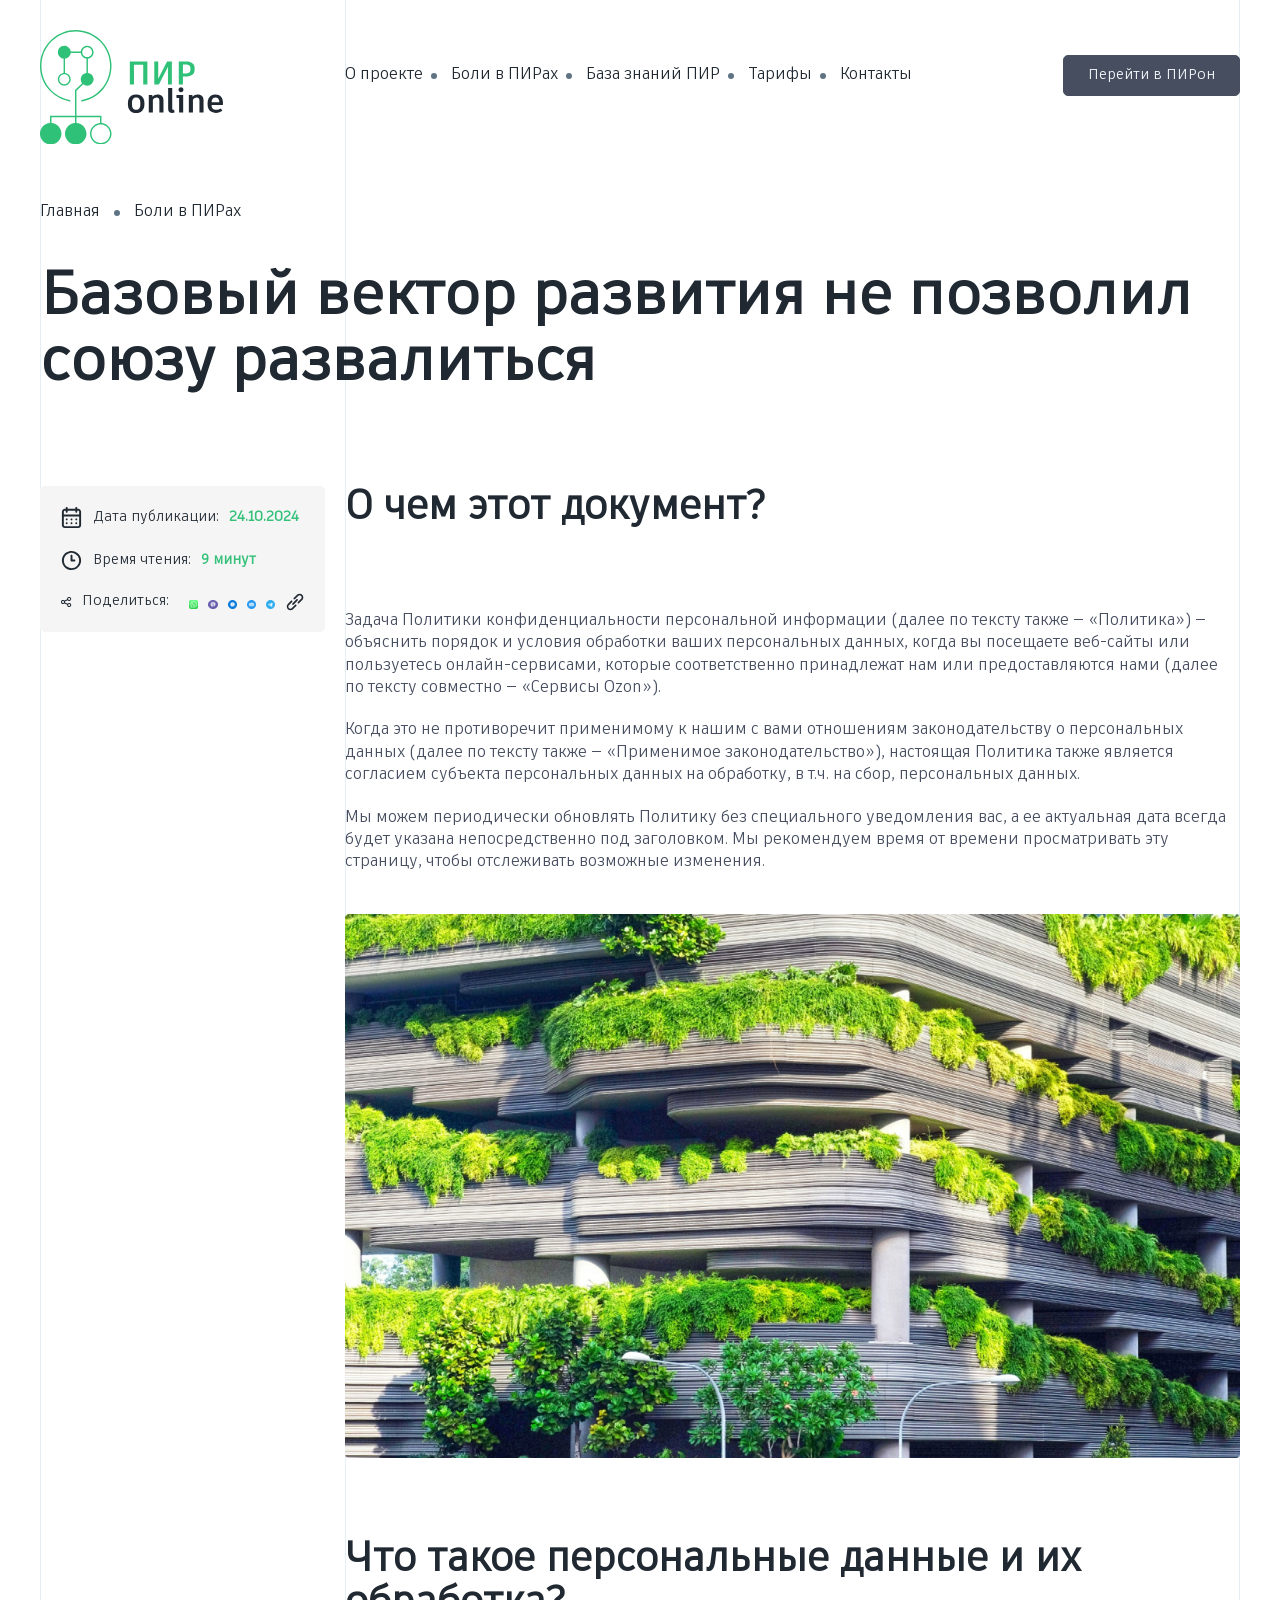
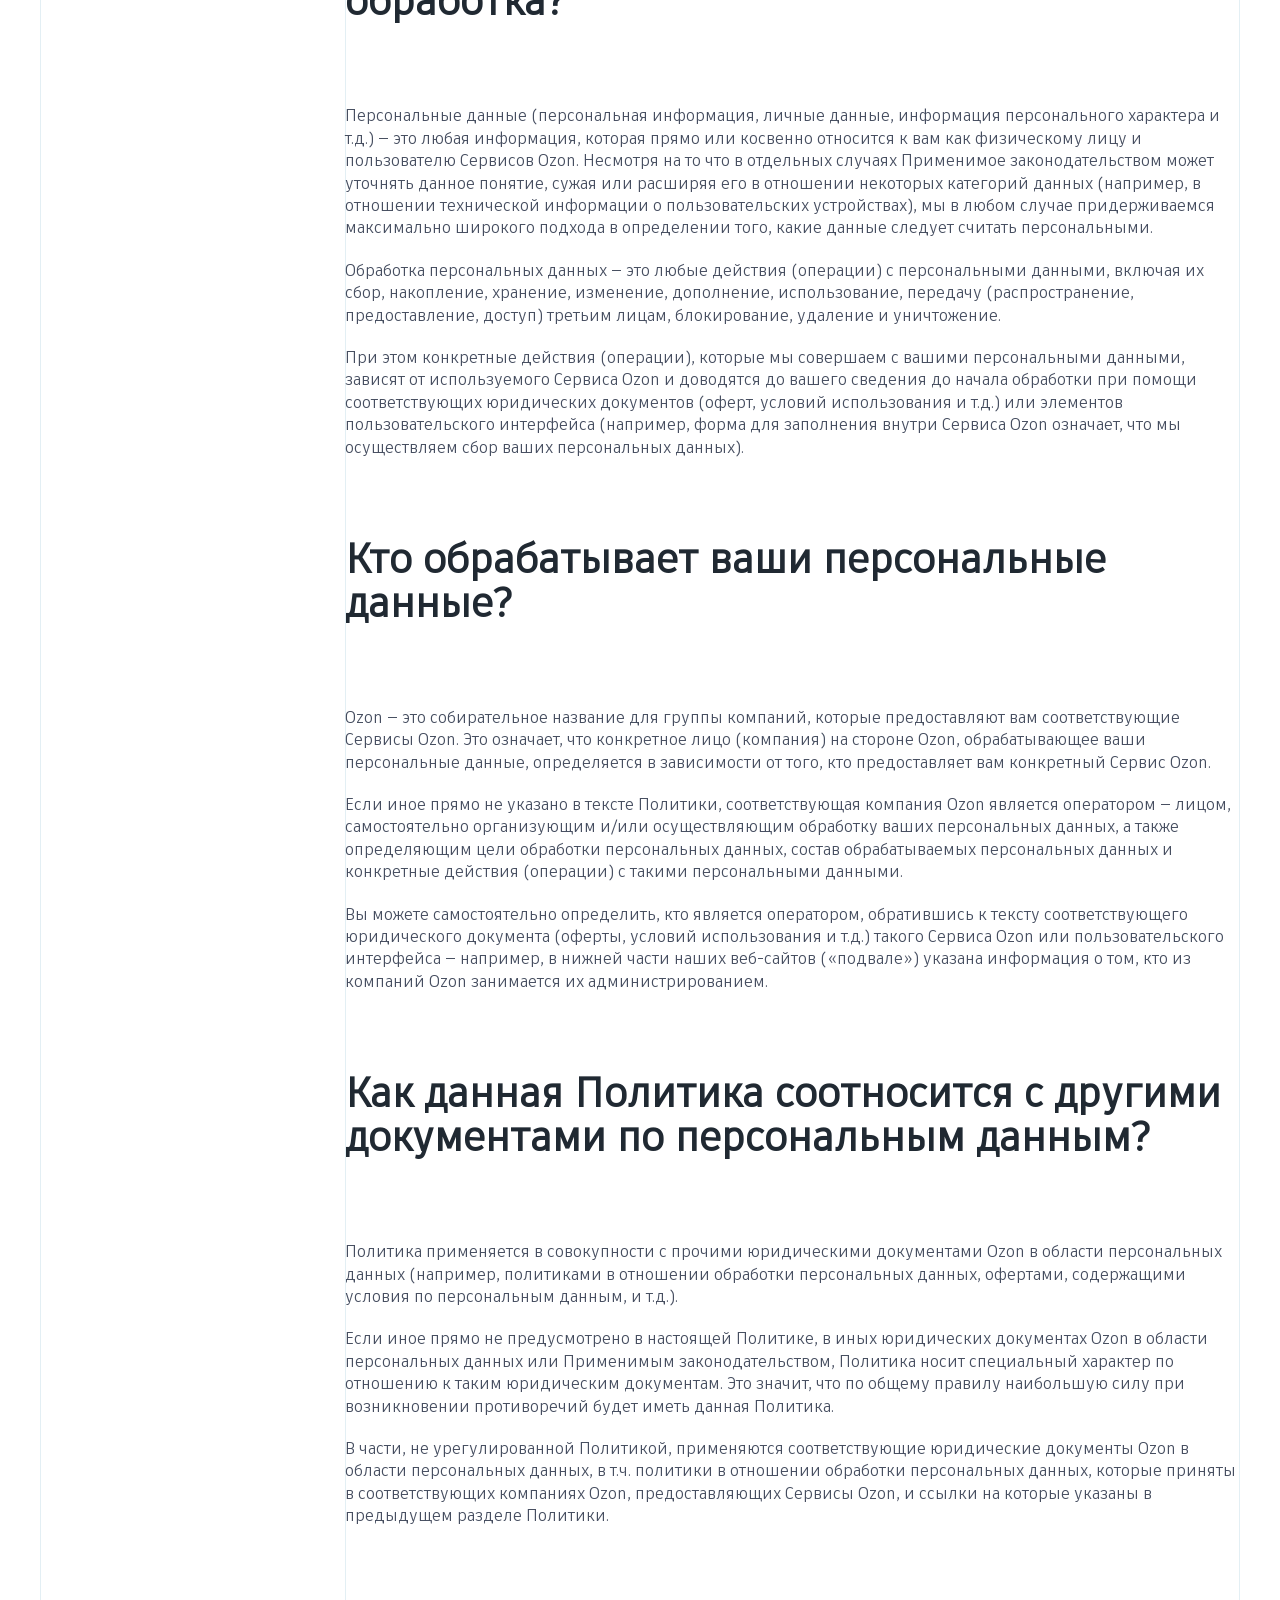
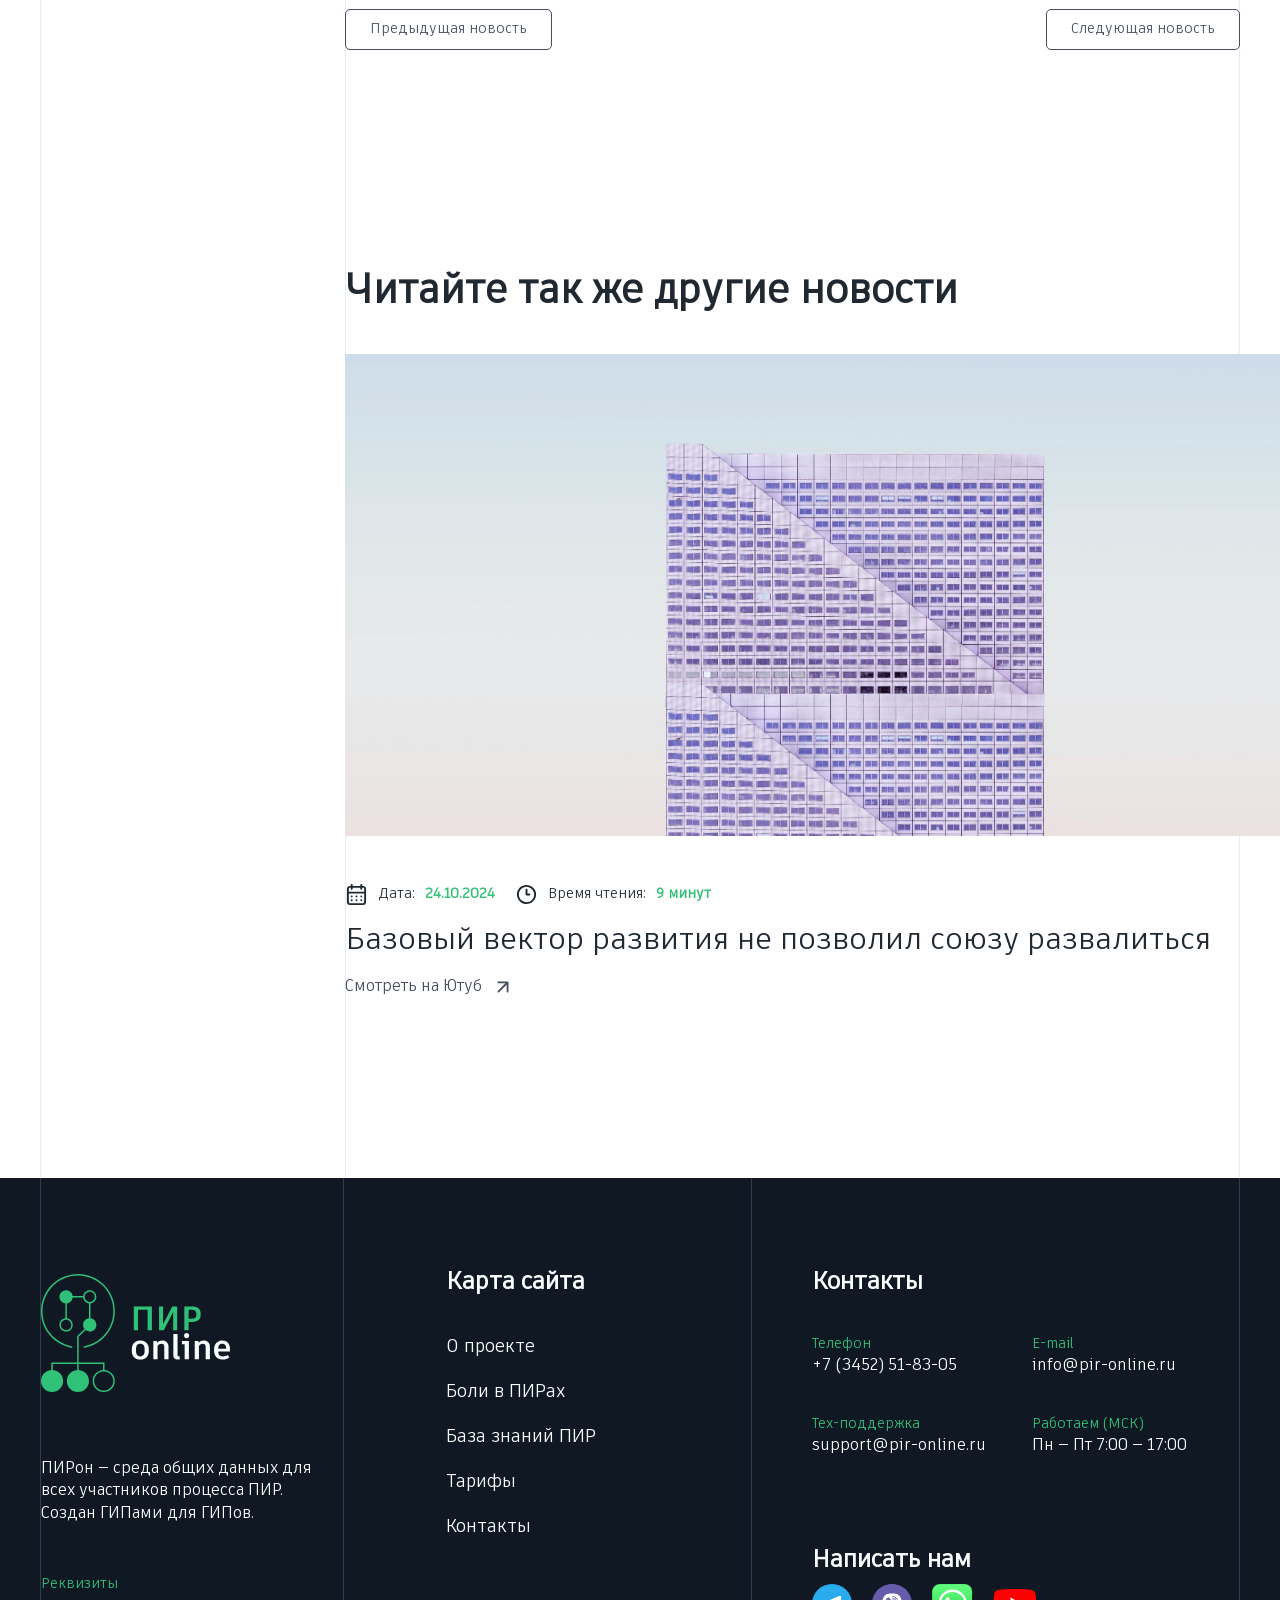
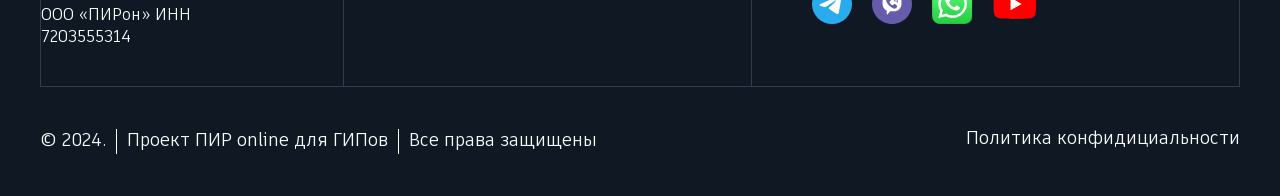
<file: Пир/news_1.html>
<!DOCTYPE html>
<html lang="en">
  <head>
    <meta charset="UTF-8" />
    <meta name="viewport" content="width=device-width, initial-scale=1.0" />
    <title>ПИР</title>
    <link rel="stylesheet" href="./css/swiper-bundle.min.css" />
    <link rel="stylesheet" href="./css/fancybox.css" />
    <link rel="stylesheet" href="./css/animate.min.css" />
    <link rel="stylesheet" href="./scss/main.css?v8" />
  </head>
  <body>
    <header class="header header_white" id="top">
      <div class="container">
        <div class="header_wrapper">
          <div class="logo">
            <svg
              class="svg"
              xmlns="http://www.w3.org/2000/svg"
              width="240"
              height="150"
              viewBox="0 0 240 150"
              fill="none"
            >
              <path
                fill-rule="evenodd"
                clip-rule="evenodd"
                d="M47.3232 1.89135C36.0293 1.77805 25.106 5.94779 16.7222 13.5727C8.33826 21.1977 3.1068 31.7202 2.06642 43.0512C1.02604 54.3823 4.25282 65.6931 11.1061 74.7382C17.7689 83.5319 28.331 89.71 39.0813 91.854C39.5913 91.9558 39.9335 92.4437 39.8437 92.9567C39.7537 93.4712 39.2634 93.8157 38.7518 93.7141C27.5396 91.4867 16.5633 85.054 9.61575 75.8845C2.47689 66.4625 -0.884334 54.6804 0.199394 42.8772C1.28312 31.0741 6.73256 20.1131 15.4658 12.1705C24.199 4.2278 35.5774 -0.11568 47.3418 0.00234364C59.1063 0.120368 70.3966 4.69127 78.9711 12.8076C87.5456 20.9238 92.7773 31.992 93.6275 43.8145C94.4778 55.6371 90.8843 67.3495 83.5607 76.6263C76.4332 85.6547 66.28 91.7337 55.0259 93.7356C54.5125 93.827 54.0292 93.4728 53.9494 92.9567C53.8697 92.4419 54.2217 91.9608 54.7337 91.8693C65.5242 89.9413 75.258 84.1086 82.0933 75.4504C89.124 66.5446 92.5737 55.3007 91.7574 43.951C90.9412 32.6014 85.9188 21.976 77.6872 14.1844C69.4557 6.39272 58.6171 2.00465 47.3232 1.89135Z"
                fill="#2FC177"
              />
              <path
                fill-rule="evenodd"
                clip-rule="evenodd"
                d="M61.875 20.625C66.5349 20.625 70.3125 24.4026 70.3125 29.0625C70.3125 33.4055 67.0312 36.9822 62.8125 37.4485V56.3015C67.0312 56.7678 70.3125 60.3445 70.3125 64.6875C70.3125 69.3474 66.5349 73.125 61.875 73.125C59.8973 73.125 58.0785 72.4446 56.64 71.3051L47.8125 79.6875V112.5H80.625V114.375V121.906C81.2625 121.948 81.8885 122.032 82.5 122.156C88.9188 123.459 93.75 129.134 93.75 135.938C93.75 143.704 87.454 150 79.6875 150C71.9209 150 65.625 143.704 65.625 135.938C65.625 129.134 70.4562 123.459 76.875 122.156C77.4865 122.032 78.1125 121.948 78.75 121.906V114.375H47.8125V121.906C55.1419 122.388 60.9375 128.486 60.9375 135.938C60.9375 143.704 54.6415 150 46.875 150C39.1085 150 32.8125 143.704 32.8125 135.938C32.8125 128.486 38.6081 122.388 45.9375 121.906V114.375H15V121.906C22.3294 122.388 28.125 128.486 28.125 135.938C28.125 143.704 21.829 150 14.0625 150C6.29595 150 3.26438e-09 143.704 3.26438e-09 135.938C3.26438e-09 128.486 5.79556 122.388 13.125 121.906V114.375V112.5H45.9375V78.75L55.3025 69.9788C54.1359 68.5316 53.4375 66.6911 53.4375 64.6875C53.4375 60.3445 56.7188 56.7678 60.9375 56.3015V37.4485C57.0266 37.0162 53.9213 33.9109 53.489 30H40.261C39.8287 33.9109 36.7234 37.0162 32.8125 37.4485V56.3015C37.0312 56.7678 40.3125 60.3445 40.3125 64.6875C40.3125 69.3474 36.5349 73.125 31.875 73.125C27.2151 73.125 23.4375 69.3474 23.4375 64.6875C23.4375 60.3445 26.7188 56.7678 30.9375 56.3015V37.4485C26.7188 36.9822 23.4375 33.4055 23.4375 29.0625C23.4375 24.4026 27.2151 20.625 31.875 20.625C36.218 20.625 39.7946 23.9063 40.261 28.125H53.489C53.9553 23.9063 57.532 20.625 61.875 20.625ZM61.875 35.5147C65.4385 35.5147 68.3272 32.626 68.3272 29.0625C68.3272 25.499 65.4385 22.6103 61.875 22.6103C58.3115 22.6103 55.4228 25.499 55.4228 29.0625C55.4228 32.626 58.3115 35.5147 61.875 35.5147ZM31.875 71.25C35.4994 71.25 38.4375 68.3119 38.4375 64.6875C38.4375 61.0631 35.4994 58.125 31.875 58.125C28.2506 58.125 25.3125 61.0631 25.3125 64.6875C25.3125 68.3119 28.2506 71.25 31.875 71.25ZM80.5601 123.781H78.8149C72.4912 124.228 67.5 129.5 67.5 135.938C67.5 142.669 72.9565 148.125 79.6875 148.125C86.4185 148.125 91.875 142.669 91.875 135.938C91.875 129.5 86.8838 124.228 80.5601 123.781Z"
                fill="#2FC177"
              />
              <path
                d="M140.823 71.5224H135.384V45.6179H123.255V71.5224H117.816V41.25H140.823V71.5224Z"
                fill="#2FC177"
              />
              <path
                d="M172.944 41.25V71.5224H167.808V48.2127L155.937 71.5224H149.894V41.25H155.031V64.0408L166.685 41.25H172.944Z"
                fill="#2FC177"
              />
              <path
                d="M191.986 41.25C195.295 41.25 197.914 42.014 199.842 43.5421C201.77 45.0413 202.734 47.1603 202.734 49.8993V52.4076C202.734 55.1465 201.698 57.2944 199.626 58.8513C197.554 60.3793 194.763 61.1433 191.252 61.1433H187.453V71.5224H182.015V41.25H191.986ZM197.295 50.1587C197.295 48.573 196.806 47.391 195.827 46.6125C194.849 45.8053 193.482 45.4016 191.727 45.4016H187.453V56.9917H191.079C195.223 56.9917 197.295 55.3627 197.295 52.1048V50.1587Z"
                fill="#2FC177"
              />
              <path
                d="M126.06 84.5753C128.363 84.5753 130.334 85.0366 131.974 85.9592C133.614 86.8818 134.852 88.1647 135.686 89.8081C136.521 91.4515 136.938 93.3399 136.938 95.4734V97.8087C136.938 101.124 135.988 103.777 134.089 105.766C132.19 107.755 129.514 108.75 126.06 108.75C122.636 108.75 119.989 107.755 118.118 105.766C116.248 103.777 115.312 101.124 115.312 97.8087V95.4734C115.312 93.3399 115.715 91.4515 116.521 89.8081C117.356 88.1647 118.579 86.8818 120.19 85.9592C121.802 85.0366 123.758 84.5753 126.06 84.5753ZM126.06 88.6405C124.305 88.6405 122.967 89.2171 122.046 90.3703C121.125 91.4947 120.665 93.1669 120.665 95.3869V97.8087C120.665 100.086 121.111 101.816 122.003 102.998C122.924 104.151 124.276 104.728 126.06 104.728C127.845 104.728 129.211 104.151 130.161 102.998C131.111 101.816 131.585 100.086 131.585 97.8087V95.3869C131.585 93.1957 131.111 91.5235 130.161 90.3703C129.211 89.2171 127.845 88.6405 126.06 88.6405Z"
                fill="#202932"
              />
              <path
                d="M154.408 84.5753C156.623 84.5753 158.422 85.2528 159.803 86.6079C161.213 87.9629 161.918 89.8513 161.918 92.2731V108.188H156.566V92.7056C156.566 89.9955 155.372 88.6405 152.983 88.6405C151.026 88.6405 149.372 89.5919 148.019 91.4947V108.188H142.667V85.1807H147.242L147.588 87.516C149.228 85.5555 151.501 84.5753 154.408 84.5753Z"
                fill="#202932"
              />
              <path
                d="M173.417 102.825C173.417 103.46 173.532 103.921 173.763 104.209C173.993 104.469 174.396 104.598 174.971 104.598C175.115 104.598 175.417 104.57 175.878 104.512L176.439 108.188C175.374 108.563 174.352 108.75 173.374 108.75C171.734 108.75 170.439 108.318 169.489 107.453C168.54 106.559 168.065 105.276 168.065 103.604V76.1855H173.417V102.825Z"
                fill="#202932"
              />
              <path
                d="M187.78 108.188H182.428V89.1594H178.975V85.1807H187.78V108.188ZM184.888 81.5913C183.996 81.5913 183.234 81.2886 182.601 80.6831C181.968 80.0488 181.651 79.2848 181.651 78.3911C181.651 77.4973 181.968 76.7333 182.601 76.099C183.234 75.4647 183.996 75.1476 184.888 75.1476C185.781 75.1476 186.543 75.4647 187.176 76.099C187.809 76.7045 188.126 77.4685 188.126 78.3911C188.126 79.2848 187.809 80.0488 187.176 80.6831C186.543 81.2886 185.781 81.5913 184.888 81.5913Z"
                fill="#202932"
              />
              <path
                d="M206.962 84.5753C209.178 84.5753 210.976 85.2528 212.358 86.6079C213.768 87.9629 214.473 89.8513 214.473 92.2731V108.188H209.12V92.7056C209.12 89.9955 207.926 88.6405 205.538 88.6405C203.581 88.6405 201.926 89.5919 200.574 91.4947V108.188H195.221V85.1807H199.797L200.142 87.516C201.782 85.5555 204.056 84.5753 206.962 84.5753Z"
                fill="#202932"
              />
              <path
                d="M240 95.7761C240 96.5834 239.942 97.4483 239.827 98.3709H225.022C225.051 100.562 225.569 102.177 226.576 103.214C227.583 104.224 229.094 104.728 231.108 104.728C232.23 104.728 233.252 104.57 234.173 104.252C235.122 103.906 236.144 103.431 237.237 102.825L239.137 106.025C238.101 106.804 236.835 107.453 235.338 107.972C233.871 108.491 232.346 108.75 230.763 108.75C228.489 108.75 226.518 108.289 224.849 107.366C223.209 106.415 221.957 105.132 221.094 103.517C220.231 101.874 219.799 99.9998 219.799 97.8952V95.5166C219.799 93.4408 220.216 91.5812 221.051 89.9378C221.885 88.2657 223.08 86.9538 224.633 86.0024C226.187 85.051 228 84.5753 230.072 84.5753C233.238 84.5753 235.684 85.5411 237.41 87.4728C239.137 89.3756 240 92.1434 240 95.7761ZM235.209 94.6517C235.209 92.6624 234.777 91.1487 233.914 90.1108C233.051 89.0441 231.784 88.5107 230.115 88.5107C228.475 88.5107 227.223 89.0441 226.36 90.1108C225.526 91.1776 225.079 92.7633 225.022 94.8679H235.209V94.6517Z"
                fill="#202932"
              />
            </svg>
          </div>

          <div class="main-menu">
            <nav class="nav">
              <ul id="navigation">
                <li><a href="./about.html">О проекте</a></li>
                <li><a href="./pains.html">Боли в ПИРах</a></li>
                <li><a href="./base.html">База знаний ПИР</a></li>
                <li><a href="#">Тарифы</a></li>
                <li><a href="./contacts.html">Контакты</a></li>
              </ul>
            </nav>
            <div class="telecon">
              <div class="levels">
                <p class="ttitle">Телефон</p>
                <a href="tel:+7 (3452) 51-83-05" class="ttext"
                  >+7 (3452) 51-83-05</a
                >
              </div>
              <div class="levels">
                <p class="ttitle">Работаем (МСК)</p>
                <p class="ttext">Пн — Пт 7:00 — 17:00</p>
              </div>
              <div class="levels">
                <p class="ttitle">Мессенджеры</p>
                <div class="text_down">
                  <a href="#">
                    <img src="./img/mes1.svg" alt="messenger" class="img"
                  /></a>
                  <a href="#"
                    ><img src="./img/mes2.svg" alt="messenger" class="img"
                  /></a>
                  <a href="#"
                    ><img src="./img/mes3.svg" alt="messenger" class="img"
                  /></a>
                  <a href="#"
                    ><img src="./img/mes4.svg" alt="messenger" class="img"
                  /></a>
                </div>
              </div>
            </div>
          </div>
          <div class="header_btn">
            <a class="boxed-btn" href="#">Перейти в ПИРон</a>
            <button class="boxed-btn burger-btn">
              <!-- <svg
                    xmlns="http://www.w3.org/2000/svg"
                    width="40"
                    height="40"
                    viewBox="0 0 40 40"
                    fill="none"
                  >
                    <path
                      d="M4.99992 13.3333H34.9999C35.4419 13.3333 35.8659 13.1577 36.1784 12.8452C36.491 12.5326 36.6666 12.1087 36.6666 11.6667C36.6666 11.2246 36.491 10.8007 36.1784 10.4882C35.8659 10.1756 35.4419 10 34.9999 10H4.99992C4.55789 10 4.13397 10.1756 3.82141 10.4882C3.50885 10.8007 3.33325 11.2246 3.33325 11.6667C3.33325 12.1087 3.50885 12.5326 3.82141 12.8452C4.13397 13.1577 4.55789 13.3333 4.99992 13.3333ZM34.9999 26.6667H4.99992C4.55789 26.6667 4.13397 26.8423 3.82141 27.1548C3.50885 27.4674 3.33325 27.8913 3.33325 28.3333C3.33325 28.7754 3.50885 29.1993 3.82141 29.5118C4.13397 29.8244 4.55789 30 4.99992 30H34.9999C35.4419 30 35.8659 29.8244 36.1784 29.5118C36.491 29.1993 36.6666 28.7754 36.6666 28.3333C36.6666 27.8913 36.491 27.4674 36.1784 27.1548C35.8659 26.8423 35.4419 26.6667 34.9999 26.6667ZM34.9999 18.3333H4.99992C4.55789 18.3333 4.13397 18.5089 3.82141 18.8215C3.50885 19.134 3.33325 19.558 3.33325 20C3.33325 20.442 3.50885 20.8659 3.82141 21.1785C4.13397 21.4911 4.55789 21.6667 4.99992 21.6667H34.9999C35.4419 21.6667 35.8659 21.4911 36.1784 21.1785C36.491 20.8659 36.6666 20.442 36.6666 20C36.6666 19.558 36.491 19.134 36.1784 18.8215C35.8659 18.5089 35.4419 18.3333 34.9999 18.3333Z"
                      fill="#F8FEFE"
                    />
                  </svg> -->
              <span class="bur">
                <span></span>
              </span>
            </button>
          </div>
        </div>
      </div>
    </header>
    <div class="lines">
      <div class="container">
        <div class="lines-wrapper">
          <div class="line-sect1"></div>
          <div class="line-sect2"></div>
        </div>
      </div>
    </div>
    <section class="news_1_top-section">
      <div class="container">
        <div class="news_1_top-section_wrapper">
          <div class="underheader-btns" id="navigation">
            <a href="./index.html" class="navi">Главная</a>
            <div class="dot"></div>
            <a href="/pains.html" class="navi">Боли в ПИРах</a>
          </div>
          <h1 class="h1">
            Базовый вектор развития не позволил союзу развалиться
          </h1>
          <div class="news_1_top-section_wrapper_text">
            <div class="title">
              <div class="info-block">
                <div class="info-block_block">
                  <svg
                    xmlns="http://www.w3.org/2000/svg"
                    width="23"
                    height="23"
                    viewBox="0 0 23 23"
                    fill="none"
                  >
                    <path
                      d="M18.2057 2.87499H17.2474V1.91666C17.2474 1.6625 17.1464 1.41874 16.9667 1.23902C16.787 1.0593 16.5432 0.958328 16.2891 0.958328C16.0349 0.958328 15.7911 1.0593 15.6114 1.23902C15.4317 1.41874 15.3307 1.6625 15.3307 1.91666V2.87499H7.66406V1.91666C7.66406 1.6625 7.5631 1.41874 7.38337 1.23902C7.20365 1.0593 6.9599 0.958328 6.70573 0.958328C6.45156 0.958328 6.20781 1.0593 6.02809 1.23902C5.84836 1.41874 5.7474 1.6625 5.7474 1.91666V2.87499H4.78906C4.02657 2.87499 3.2953 3.1779 2.75613 3.71706C2.21696 4.25623 1.91406 4.9875 1.91406 5.74999V19.1667C1.91406 19.9292 2.21696 20.6604 2.75613 21.1996C3.2953 21.7388 4.02657 22.0417 4.78906 22.0417H18.2057C18.9682 22.0417 19.6995 21.7388 20.2387 21.1996C20.7778 20.6604 21.0807 19.9292 21.0807 19.1667V5.74999C21.0807 4.9875 20.7778 4.25623 20.2387 3.71706C19.6995 3.1779 18.9682 2.87499 18.2057 2.87499ZM19.1641 19.1667C19.1641 19.4208 19.0631 19.6646 18.8834 19.8443C18.7037 20.024 18.4599 20.125 18.2057 20.125H4.78906C4.5349 20.125 4.29114 20.024 4.11142 19.8443C3.9317 19.6646 3.83073 19.4208 3.83073 19.1667V10.5417H19.1641V19.1667ZM19.1641 8.62499H3.83073V5.74999C3.83073 5.49583 3.9317 5.25207 4.11142 5.07235C4.29114 4.89263 4.5349 4.79166 4.78906 4.79166H5.7474V5.74999C5.7474 6.00416 5.84836 6.24792 6.02809 6.42764C6.20781 6.60736 6.45156 6.70833 6.70573 6.70833C6.9599 6.70833 7.20365 6.60736 7.38337 6.42764C7.5631 6.24792 7.66406 6.00416 7.66406 5.74999V4.79166H15.3307V5.74999C15.3307 6.00416 15.4317 6.24792 15.6114 6.42764C15.7911 6.60736 16.0349 6.70833 16.2891 6.70833C16.5432 6.70833 16.787 6.60736 16.9667 6.42764C17.1464 6.24792 17.2474 6.00416 17.2474 5.74999V4.79166H18.2057C18.4599 4.79166 18.7037 4.89263 18.8834 5.07235C19.0631 5.25207 19.1641 5.49583 19.1641 5.74999V8.62499Z"
                      fill="#202932"
                    />
                    <path
                      d="M11.5 18.2083C11.6895 18.2083 11.8748 18.1521 12.0324 18.0468C12.19 17.9415 12.3128 17.7918 12.3854 17.6167C12.4579 17.4416 12.4769 17.2489 12.4399 17.063C12.4029 16.8771 12.3117 16.7064 12.1776 16.5724C12.0436 16.4383 11.8729 16.3471 11.687 16.3101C11.5011 16.2731 11.3084 16.2921 11.1333 16.3646C10.9581 16.4371 10.8085 16.56 10.7032 16.7176C10.5979 16.8752 10.5417 17.0605 10.5417 17.25C10.5417 17.5042 10.6426 17.7479 10.8224 17.9276C11.0021 18.1074 11.2458 18.2083 11.5 18.2083ZM16.2917 18.2083C16.4812 18.2083 16.6665 18.1521 16.8241 18.0468C16.9817 17.9415 17.1045 17.7918 17.1771 17.6167C17.2496 17.4416 17.2686 17.2489 17.2316 17.063C17.1946 16.8771 17.1033 16.7064 16.9693 16.5724C16.8353 16.4383 16.6645 16.3471 16.4786 16.3101C16.2927 16.2731 16.1 16.2921 15.9249 16.3646C15.7498 16.4371 15.6001 16.56 15.4948 16.7176C15.3895 16.8752 15.3333 17.0605 15.3333 17.25C15.3333 17.5042 15.4343 17.7479 15.614 17.9276C15.7937 18.1074 16.0375 18.2083 16.2917 18.2083ZM16.2917 14.375C16.4812 14.375 16.6665 14.3188 16.8241 14.2135C16.9817 14.1082 17.1045 13.9585 17.1771 13.7834C17.2496 13.6083 17.2686 13.4156 17.2316 13.2297C17.1946 13.0438 17.1033 12.873 16.9693 12.739C16.8353 12.605 16.6645 12.5137 16.4786 12.4767C16.2927 12.4398 16.1 12.4587 15.9249 12.5313C15.7498 12.6038 15.6001 12.7266 15.4948 12.8842C15.3895 13.0418 15.3333 13.2271 15.3333 13.4167C15.3333 13.6708 15.4343 13.9146 15.614 14.0943C15.7937 14.274 16.0375 14.375 16.2917 14.375ZM11.5 14.375C11.6895 14.375 11.8748 14.3188 12.0324 14.2135C12.19 14.1082 12.3128 13.9585 12.3854 13.7834C12.4579 13.6083 12.4769 13.4156 12.4399 13.2297C12.4029 13.0438 12.3117 12.873 12.1776 12.739C12.0436 12.605 11.8729 12.5137 11.687 12.4767C11.5011 12.4398 11.3084 12.4587 11.1333 12.5313C10.9581 12.6038 10.8085 12.7266 10.7032 12.8842C10.5979 13.0418 10.5417 13.2271 10.5417 13.4167C10.5417 13.6708 10.6426 13.9146 10.8224 14.0943C11.0021 14.274 11.2458 14.375 11.5 14.375ZM6.70833 14.375C6.89787 14.375 7.08316 14.3188 7.24075 14.2135C7.39835 14.1082 7.52118 13.9585 7.59372 13.7834C7.66625 13.6083 7.68523 13.4156 7.64825 13.2297C7.61127 13.0438 7.52 12.873 7.38598 12.739C7.25195 12.605 7.08119 12.5137 6.89529 12.4767C6.7094 12.4398 6.51671 12.4587 6.3416 12.5313C6.16648 12.6038 6.01681 12.7266 5.91151 12.8842C5.80621 13.0418 5.75 13.2271 5.75 13.4167C5.75 13.6708 5.85097 13.9146 6.03069 14.0943C6.21041 14.274 6.45417 14.375 6.70833 14.375ZM6.70833 18.2083C6.89787 18.2083 7.08316 18.1521 7.24075 18.0468C7.39835 17.9415 7.52118 17.7918 7.59372 17.6167C7.66625 17.4416 7.68523 17.2489 7.64825 17.063C7.61127 16.8771 7.52 16.7064 7.38598 16.5724C7.25195 16.4383 7.08119 16.3471 6.89529 16.3101C6.7094 16.2731 6.51671 16.2921 6.3416 16.3646C6.16648 16.4371 6.01681 16.56 5.91151 16.7176C5.80621 16.8752 5.75 17.0605 5.75 17.25C5.75 17.5042 5.85097 17.7479 6.03069 17.9276C6.21041 18.1074 6.45417 18.2083 6.70833 18.2083Z"
                      fill="#202932"
                    />
                  </svg>
                  <p class="p">Дата публикации:</p>
                  <p class="pg">24.10.2024</p>
                </div>
                <div class="info-block_block">
                  <svg
                    xmlns="http://www.w3.org/2000/svg"
                    width="23"
                    height="23"
                    viewBox="0 0 23 23"
                    fill="none"
                  >
                    <path
                      d="M14.3724 10.5417H12.4557V6.70833C12.4557 6.45417 12.3548 6.21041 12.175 6.03069C11.9953 5.85097 11.7516 5.75 11.4974 5.75C11.2432 5.75 10.9995 5.85097 10.8198 6.03069C10.64 6.21041 10.5391 6.45417 10.5391 6.70833V11.5C10.5391 11.7542 10.64 11.9979 10.8198 12.1776C10.9995 12.3574 11.2432 12.4583 11.4974 12.4583H14.3724C14.6266 12.4583 14.8703 12.3574 15.05 12.1776C15.2298 11.9979 15.3307 11.7542 15.3307 11.5C15.3307 11.2458 15.2298 11.0021 15.05 10.8224C14.8703 10.6426 14.6266 10.5417 14.3724 10.5417Z"
                      fill="#202932"
                    />
                    <path
                      d="M11.4974 1.91666C9.602 1.91666 7.74916 2.47871 6.17319 3.53174C4.59721 4.58477 3.36889 6.08148 2.64355 7.83261C1.91821 9.58373 1.72843 11.5106 2.09821 13.3696C2.46798 15.2286 3.38071 16.9362 4.72096 18.2764C6.06121 19.6167 7.7688 20.5294 9.62779 20.8992C11.4868 21.269 13.4137 21.0792 15.1648 20.3538C16.9159 19.6285 18.4126 18.4002 19.4657 16.8242C20.5187 15.2482 21.0807 13.3954 21.0807 11.5C21.0807 10.2415 20.8329 8.99531 20.3512 7.83261C19.8696 6.6699 19.1637 5.61345 18.2738 4.72355C17.3839 3.83366 16.3275 3.12775 15.1648 2.64614C14.0021 2.16454 12.7559 1.91666 11.4974 1.91666ZM11.4974 19.1667C9.98108 19.1667 8.49881 18.717 7.23803 17.8746C5.97725 17.0322 4.9946 15.8348 4.41432 14.4339C3.83405 13.033 3.68223 11.4915 3.97805 10.0043C4.27387 8.51711 5.00405 7.15104 6.07625 6.07884C7.14845 5.00664 8.51452 4.27646 10.0017 3.98064C11.4889 3.68482 13.0304 3.83664 14.4313 4.41691C15.8322 4.99719 17.0296 5.97984 17.872 7.24062C18.7144 8.5014 19.1641 9.98367 19.1641 11.5C19.1641 13.5333 18.3563 15.4834 16.9186 16.9211C15.4808 18.3589 13.5307 19.1667 11.4974 19.1667Z"
                      fill="#202932"
                    />
                  </svg>
                  <p class="p">Время чтения:</p>
                  <p class="pg">9 минут</p>
                </div>
                <div class="info-block_block">
                  <svg
                    xmlns="http://www.w3.org/2000/svg"
                    width="18"
                    height="18"
                    viewBox="0 0 18 18"
                    fill="none"
                  >
                    <path
                      d="M13.4971 10.5C13.0539 10.5029 12.617 10.604 12.2176 10.7959C11.8182 10.9878 11.4662 11.2659 11.1871 11.61L7.36206 9.84749C7.5419 9.29681 7.5419 8.70318 7.36206 8.15249L11.1871 6.38999C11.6383 6.93447 12.2673 7.30205 12.9632 7.42787C13.659 7.55369 14.377 7.42966 14.9903 7.07767C15.6036 6.72568 16.0728 6.16835 16.3152 5.50405C16.5576 4.83975 16.5575 4.11118 16.315 3.44692C16.0725 2.78267 15.6032 2.22543 14.9898 1.87355C14.3764 1.52166 13.6585 1.39776 12.9626 1.52371C12.2668 1.64966 11.6378 2.01736 11.1867 2.56191C10.7356 3.10647 10.4913 3.79288 10.4971 4.49999C10.4993 4.67867 10.5169 4.85682 10.5496 5.03249L6.58956 6.85499C6.16737 6.44218 5.63274 6.16313 5.05267 6.05282C4.47259 5.9425 3.87285 6.00582 3.3286 6.23484C2.78435 6.46387 2.31978 6.84841 1.99311 7.34029C1.66644 7.83217 1.49219 8.40952 1.49219 8.99999C1.49219 9.59047 1.66644 10.1678 1.99311 10.6597C2.31978 11.1516 2.78435 11.5361 3.3286 11.7651C3.87285 11.9942 4.47259 12.0575 5.05267 11.9472C5.63274 11.8369 6.16737 11.5578 6.58956 11.145L10.5496 12.9675C10.5169 13.1432 10.4993 13.3213 10.4971 13.5C10.4971 14.0933 10.673 14.6734 11.0027 15.1667C11.3323 15.6601 11.8008 16.0446 12.349 16.2716C12.8972 16.4987 13.5004 16.5581 14.0823 16.4424C14.6643 16.3266 15.1988 16.0409 15.6184 15.6213C16.0379 15.2018 16.3237 14.6672 16.4394 14.0853C16.5552 13.5033 16.4958 12.9001 16.2687 12.3519C16.0416 11.8038 15.6571 11.3352 15.1638 11.0056C14.6704 10.6759 14.0904 10.5 13.4971 10.5ZM13.4971 2.99999C13.7937 2.99999 14.0837 3.08797 14.3304 3.25279C14.5771 3.41761 14.7693 3.65188 14.8829 3.92597C14.9964 4.20006 15.0261 4.50166 14.9682 4.79263C14.9104 5.0836 14.7675 5.35088 14.5577 5.56065C14.3479 5.77043 14.0807 5.91329 13.7897 5.97117C13.4987 6.02905 13.1971 5.99935 12.923 5.88581C12.6489 5.77228 12.4147 5.58002 12.2499 5.33335C12.085 5.08668 11.9971 4.79667 11.9971 4.49999C11.9971 4.10217 12.1551 3.72064 12.4364 3.43933C12.7177 3.15803 13.0992 2.99999 13.4971 2.99999ZM4.49706 10.5C4.20039 10.5 3.91038 10.412 3.66371 10.2472C3.41703 10.0824 3.22477 9.84811 3.11124 9.57402C2.99771 9.29993 2.96801 8.99833 3.02588 8.70736C3.08376 8.41639 3.22662 8.14911 3.4364 7.93933C3.64618 7.72956 3.91345 7.58669 4.20443 7.52882C4.4954 7.47094 4.797 7.50064 5.07109 7.61417C5.34518 7.72771 5.57944 7.91997 5.74427 8.16664C5.90909 8.41331 5.99706 8.70332 5.99706 8.99999C5.99706 9.39782 5.83903 9.77935 5.55772 10.0607C5.27642 10.342 4.89489 10.5 4.49706 10.5ZM13.4971 15C13.2004 15 12.9104 14.912 12.6637 14.7472C12.417 14.5824 12.2248 14.3481 12.1112 14.074C11.9977 13.7999 11.968 13.4983 12.0259 13.2074C12.0838 12.9164 12.2266 12.6491 12.4364 12.4393C12.6462 12.2296 12.9135 12.0867 13.2044 12.0288C13.4954 11.9709 13.797 12.0006 14.0711 12.1142C14.3452 12.2277 14.5794 12.42 14.7443 12.6666C14.9091 12.9133 14.9971 13.2033 14.9971 13.5C14.9971 13.8978 14.839 14.2793 14.5577 14.5607C14.2764 14.842 13.8949 15 13.4971 15Z"
                      fill="#202932"
                    />
                  </svg>
                  <p class="p">Поделиться:</p>
                  <div class="icons">
                    <a href="#"
                      ><img
                        src="./img/news-icon1.png"
                        alt="whatsapp"
                        class="img"
                    /></a>
                    <a href="#"
                      ><img src="./img/news-icon2.png" alt="viber" class="img"
                    /></a>
                    <a href="#"
                      ><img
                        src="./img/news-icon3.png"
                        alt="messenger"
                        class="img"
                    /></a>
                    <a href="#"
                      ><img src="./img/news-icon4.png" alt="mail" class="img"
                    /></a>
                    <a href="#"
                      ><img
                        src="./img/news-icon5.png"
                        alt="telegram"
                        class="img"
                    /></a>
                    <a href="#">
                      <svg
                        class="svg"
                        xmlns="http://www.w3.org/2000/svg"
                        width="20"
                        height="20"
                        viewBox="0 0 20 20"
                        fill="none"
                      >
                        <path
                          d="M10.0909 12.825L6.85755 16.0583C6.46608 16.4361 5.94326 16.6473 5.39921 16.6473C4.85516 16.6473 4.33235 16.4361 3.94088 16.0583C3.74888 15.8671 3.59654 15.6398 3.49259 15.3896C3.38864 15.1393 3.33513 14.871 3.33513 14.6C3.33513 14.329 3.38864 14.0607 3.49259 13.8104C3.59654 13.5602 3.74888 13.3329 3.94088 13.1417L7.17421 9.90833C7.33113 9.75141 7.41929 9.53858 7.41929 9.31666C7.41929 9.09475 7.33113 8.88192 7.17421 8.725C7.01729 8.56808 6.80446 8.47992 6.58255 8.47992C6.36063 8.47992 6.1478 8.56808 5.99088 8.725L2.75755 11.9667C2.10618 12.6757 1.7539 13.6089 1.77427 14.5715C1.79465 15.534 2.18611 16.4515 2.86691 17.1323C3.5477 17.8131 4.46518 18.2046 5.42775 18.2249C6.39032 18.2453 7.32355 17.893 8.03255 17.2417L11.2742 14.0083C11.4311 13.8514 11.5193 13.6386 11.5193 13.4167C11.5193 13.1947 11.4311 12.9819 11.2742 12.825C11.1173 12.6681 10.9045 12.5799 10.6825 12.5799C10.4606 12.5799 10.2478 12.6681 10.0909 12.825ZM17.2409 2.75833C16.5399 2.06167 15.5917 1.67065 14.6034 1.67065C13.6151 1.67065 12.6669 2.06167 11.9659 2.75833L8.72421 5.99166C8.64651 6.06936 8.58488 6.1616 8.54283 6.26312C8.50078 6.36464 8.47914 6.47345 8.47914 6.58333C8.47914 6.69321 8.50078 6.80202 8.54283 6.90354C8.58488 7.00506 8.64651 7.0973 8.72421 7.175C8.80191 7.2527 8.89415 7.31433 8.99567 7.35638C9.09719 7.39843 9.206 7.42007 9.31588 7.42007C9.42576 7.42007 9.53457 7.39843 9.63609 7.35638C9.73761 7.31433 9.82985 7.2527 9.90755 7.175L13.1409 3.94166C13.5323 3.56385 14.0552 3.35271 14.5992 3.35271C15.1433 3.35271 15.6661 3.56385 16.0575 3.94166C16.2495 4.1329 16.4019 4.36017 16.5058 4.61043C16.6098 4.86069 16.6633 5.12901 16.6633 5.4C16.6633 5.67099 16.6098 5.93931 16.5058 6.18957C16.4019 6.43982 16.2495 6.66709 16.0575 6.85833L12.8242 10.0917C12.7461 10.1691 12.6841 10.2613 12.6418 10.3629C12.5995 10.4644 12.5777 10.5733 12.5777 10.6833C12.5777 10.7933 12.5995 10.9023 12.6418 11.0038C12.6841 11.1054 12.7461 11.1975 12.8242 11.275C12.9017 11.3531 12.9938 11.4151 13.0954 11.4574C13.1969 11.4997 13.3059 11.5215 13.4159 11.5215C13.5259 11.5215 13.6348 11.4997 13.7364 11.4574C13.8379 11.4151 13.9301 11.3531 14.0075 11.275L17.2409 8.03333C17.9375 7.33231 18.3286 6.38414 18.3286 5.39583C18.3286 4.40752 17.9375 3.45935 17.2409 2.75833Z"
                          fill="#202932"
                        />
                        <path
                          d="M7.36369 12.6409C7.44155 12.7182 7.5339 12.7793 7.63543 12.8207C7.73696 12.8622 7.84568 12.8832 7.95535 12.8826C8.06502 12.8832 8.17374 12.8622 8.27527 12.8207C8.37681 12.7793 8.46915 12.7182 8.54702 12.6409L12.647 8.54093C12.8039 8.38401 12.8921 8.17118 12.8921 7.94926C12.8921 7.72734 12.8039 7.51451 12.647 7.35759C12.4901 7.20067 12.2773 7.11252 12.0554 7.11252C11.8334 7.11252 11.6206 7.20067 11.4637 7.35759L7.36369 11.4576C7.28558 11.5351 7.22358 11.6272 7.18128 11.7288C7.13897 11.8303 7.11719 11.9393 7.11719 12.0493C7.11719 12.1593 7.13897 12.2682 7.18128 12.3697C7.22358 12.4713 7.28558 12.5635 7.36369 12.6409Z"
                          fill="#202932"
                        />
                      </svg>
                    </a>
                  </div>
                </div>
              </div>
            </div>
            <div class="main">
              <div class="text_block">
                <h2 class="h2">О чем этот документ?</h2>
                <div class="text_block_text">
                  <p class="p">
                    Задача Политики конфиденциальности персональной информации
                    (далее по тексту также — «Политика») — объяснить порядок и
                    условия обработки ваших персональных данных, когда вы
                    посещаете веб-сайты или пользуетесь онлайн-сервисами,
                    которые соответственно принадлежат нам или предоставляются
                    нами (далее по тексту совместно — «Сервисы Ozon»).
                  </p>
                  <p class="p">
                    Когда это не противоречит применимому к нашим с вами
                    отношениям законодательству о персональных данных (далее по
                    тексту также — «Применимое законодательство»), настоящая
                    Политика также является согласием субъекта персональных
                    данных на обработку, в т.ч. на сбор, персональных данных.
                  </p>
                  <p class="p">
                    Мы можем периодически обновлять Политику без специального
                    уведомления вас, а ее актуальная дата всегда будет указана
                    непосредственно под заголовком. Мы рекомендуем время от
                    времени просматривать эту страницу, чтобы отслеживать
                    возможные изменения.
                  </p>
                </div>
                <img
                  src="./img/vector-base.png"
                  alt="house full of plants"
                  class="img"
                />
              </div>
              <div class="text_block">
                <h2 class="h2">
                  Что такое персональные данные и их обработка?
                </h2>
                <div class="text_block_text">
                  <p class="p">
                    Персональные данные (персональная информация, личные данные,
                    информация персонального характера и т.д.) — это любая
                    информация, которая прямо или косвенно относится к вам как
                    физическому лицу и пользователю Сервисов Ozon. Несмотря на
                    то что в отдельных случаях Применимое законодательством
                    может уточнять данное понятие, сужая или расширяя его в
                    отношении некоторых категорий данных (например, в отношении
                    технической информации о пользовательских устройствах), мы в
                    любом случае придерживаемся максимально широкого подхода в
                    определении того, какие данные следует считать
                    персональными.
                  </p>
                  <p class="p">
                    Обработка персональных данных — это любые действия
                    (операции) с персональными данными, включая их сбор,
                    накопление, хранение, изменение, дополнение, использование,
                    передачу (распространение, предоставление, доступ) третьим
                    лицам, блокирование, удаление и уничтожение.
                  </p>
                  <p class="p">
                    При этом конкретные действия (операции), которые мы
                    совершаем с вашими персональными данными, зависят от
                    используемого Сервиса Ozon и доводятся до вашего сведения до
                    начала обработки при помощи соответствующих юридических
                    документов (оферт, условий использования и т.д.) или
                    элементов пользовательского интерфейса (например, форма для
                    заполнения внутри Сервиса Ozon означает, что мы осуществляем
                    сбор ваших персональных данных).
                  </p>
                </div>
              </div>
              <div class="text_block">
                <h2 class="h2">Кто обрабатывает ваши персональные данные?</h2>
                <div class="text_block_text">
                  <p class="p">
                    Ozon — это собирательное название для группы компаний,
                    которые предоставляют вам соответствующие Сервисы Ozon. Это
                    означает, что конкретное лицо (компания) на стороне Ozon,
                    обрабатывающее ваши персональные данные, определяется в
                    зависимости от того, кто предоставляет вам конкретный Сервис
                    Ozon.
                  </p>
                  <p class="p">
                    Если иное прямо не указано в тексте Политики,
                    соответствующая компания Ozon является оператором — лицом,
                    самостоятельно организующим и/или осуществляющим обработку
                    ваших персональных данных, а также определяющим цели
                    обработки персональных данных, состав обрабатываемых
                    персональных данных и конкретные действия (операции) с
                    такими персональными данными.
                  </p>
                  <p class="p">
                    Вы можете самостоятельно определить, кто является
                    оператором, обратившись к тексту соответствующего
                    юридического документа (оферты, условий использования и
                    т.д.) такого Сервиса Ozon или пользовательского интерфейса —
                    например, в нижней части наших веб-сайтов («подвале»)
                    указана информация о том, кто из компаний Ozon занимается их
                    администрированием.
                  </p>
                </div>
              </div>
              <div class="text_block">
                <h2 class="h2">
                  Как данная Политика соотносится с другими документами по
                  персональным данным?
                </h2>
                <div class="text_block_text">
                  <p class="p">
                    Политика применяется в совокупности с прочими юридическими
                    документами Ozon в области персональных данных (например,
                    политиками в отношении обработки персональных данных,
                    офертами, содержащими условия по персональным данным, и
                    т.д.).
                  </p>
                  <p class="p">
                    Если иное прямо не предусмотрено в настоящей Политике, в
                    иных юридических документах Ozon в области персональных
                    данных или Применимым законодательством, Политика носит
                    специальный характер по отношению к таким юридическим
                    документам. Это значит, что по общему правилу наибольшую
                    силу при возникновении противоречий будет иметь данная
                    Политика.
                  </p>
                  <p class="p">
                    В части, не урегулированной Политикой, применяются
                    соответствующие юридические документы Ozon в области
                    персональных данных, в т.ч. политики в отношении обработки
                    персональных данных, которые приняты в соответствующих
                    компаниях Ozon, предоставляющих Сервисы Ozon, и ссылки на
                    которые указаны в предыдущем разделе Политики.
                  </p>
                </div>
              </div>
              <div class="btns">
                <a href="#" class="boxed-btn">Предыдущая новость</a>
                <a href="#" class="boxed-btn">Следующая новость</a>
              </div>
            </div>
          </div>
        </div>
      </div>
    </section>
    <section class="news" id="news">
      <div class="container">
        <div class="news_wrapper">
          <div class="title"></div>
          <div class="news_wrapper_text">
            <h2 class="h2 animate__animated animate__fadeIn wow">
              Читайте так же другие новости
            </h2>
            <div class="news-wrapper">
              <div class="inner">
                <div class="news-slide">
                  <a href="./news.html">
                    <img src="./img/news1.png" alt="news" class="img" />
                    <div class="down">
                      <div class="down_up">
                        <div class="left">
                          <svg
                            xmlns="http://www.w3.org/2000/svg"
                            width="23"
                            height="23"
                            viewBox="0 0 23 23"
                            fill="none"
                          >
                            <path
                              d="M18.2084 2.87516H17.2501V1.91683C17.2501 1.66266 17.1491 1.41891 16.9694 1.23919C16.7897 1.05946 16.5459 0.958496 16.2917 0.958496C16.0376 0.958496 15.7938 1.05946 15.6141 1.23919C15.4344 1.41891 15.3334 1.66266 15.3334 1.91683V2.87516H7.66675V1.91683C7.66675 1.66266 7.56578 1.41891 7.38606 1.23919C7.20634 1.05946 6.96258 0.958496 6.70842 0.958496C6.45425 0.958496 6.21049 1.05946 6.03077 1.23919C5.85105 1.41891 5.75008 1.66266 5.75008 1.91683V2.87516H4.79175C4.02925 2.87516 3.29798 3.17806 2.75882 3.71723C2.21965 4.2564 1.91675 4.98767 1.91675 5.75016V19.1668C1.91675 19.9293 2.21965 20.6606 2.75882 21.1998C3.29798 21.7389 4.02925 22.0418 4.79175 22.0418H18.2084C18.9709 22.0418 19.7022 21.7389 20.2413 21.1998C20.7805 20.6606 21.0834 19.9293 21.0834 19.1668V5.75016C21.0834 4.98767 20.7805 4.2564 20.2413 3.71723C19.7022 3.17806 18.9709 2.87516 18.2084 2.87516ZM19.1667 19.1668C19.1667 19.421 19.0658 19.6648 18.8861 19.8445C18.7063 20.0242 18.4626 20.1252 18.2084 20.1252H4.79175C4.53758 20.1252 4.29383 20.0242 4.1141 19.8445C3.93438 19.6648 3.83341 19.421 3.83341 19.1668V10.5418H19.1667V19.1668ZM19.1667 8.62516H3.83341V5.75016C3.83341 5.496 3.93438 5.25224 4.1141 5.07252C4.29383 4.8928 4.53758 4.79183 4.79175 4.79183H5.75008V5.75016C5.75008 6.00433 5.85105 6.24808 6.03077 6.42781C6.21049 6.60753 6.45425 6.7085 6.70842 6.7085C6.96258 6.7085 7.20634 6.60753 7.38606 6.42781C7.56578 6.24808 7.66675 6.00433 7.66675 5.75016V4.79183H15.3334V5.75016C15.3334 6.00433 15.4344 6.24808 15.6141 6.42781C15.7938 6.60753 16.0376 6.7085 16.2917 6.7085C16.5459 6.7085 16.7897 6.60753 16.9694 6.42781C17.1491 6.24808 17.2501 6.00433 17.2501 5.75016V4.79183H18.2084C18.4626 4.79183 18.7063 4.8928 18.8861 5.07252C19.0658 5.25224 19.1667 5.496 19.1667 5.75016V8.62516Z"
                              fill="#202932"
                            />
                            <path
                              d="M11.5 18.2085C11.6895 18.2085 11.8748 18.1523 12.0324 18.047C12.19 17.9417 12.3128 17.792 12.3854 17.6169C12.4579 17.4418 12.4769 17.2491 12.4399 17.0632C12.4029 16.8773 12.3117 16.7065 12.1776 16.5725C12.0436 16.4385 11.8729 16.3472 11.687 16.3102C11.5011 16.2733 11.3084 16.2922 11.1333 16.3648C10.9581 16.4373 10.8085 16.5601 10.7032 16.7177C10.5979 16.8753 10.5417 17.0606 10.5417 17.2502C10.5417 17.5043 10.6426 17.7481 10.8224 17.9278C11.0021 18.1075 11.2458 18.2085 11.5 18.2085ZM16.2917 18.2085C16.4812 18.2085 16.6665 18.1523 16.8241 18.047C16.9817 17.9417 17.1045 17.792 17.1771 17.6169C17.2496 17.4418 17.2686 17.2491 17.2316 17.0632C17.1946 16.8773 17.1033 16.7065 16.9693 16.5725C16.8353 16.4385 16.6645 16.3472 16.4786 16.3102C16.2927 16.2733 16.1 16.2922 15.9249 16.3648C15.7498 16.4373 15.6001 16.5601 15.4948 16.7177C15.3895 16.8753 15.3333 17.0606 15.3333 17.2502C15.3333 17.5043 15.4343 17.7481 15.614 17.9278C15.7937 18.1075 16.0375 18.2085 16.2917 18.2085ZM16.2917 14.3752C16.4812 14.3752 16.6665 14.319 16.8241 14.2137C16.9817 14.1084 17.1045 13.9587 17.1771 13.7836C17.2496 13.6085 17.2686 13.4158 17.2316 13.2299C17.1946 13.044 17.1033 12.8732 16.9693 12.7392C16.8353 12.6052 16.6645 12.5139 16.4786 12.4769C16.2927 12.4399 16.1 12.4589 15.9249 12.5314C15.7498 12.604 15.6001 12.7268 15.4948 12.8844C15.3895 13.042 15.3333 13.2273 15.3333 13.4168C15.3333 13.671 15.4343 13.9148 15.614 14.0945C15.7937 14.2742 16.0375 14.3752 16.2917 14.3752ZM11.5 14.3752C11.6895 14.3752 11.8748 14.319 12.0324 14.2137C12.19 14.1084 12.3128 13.9587 12.3854 13.7836C12.4579 13.6085 12.4769 13.4158 12.4399 13.2299C12.4029 13.044 12.3117 12.8732 12.1776 12.7392C12.0436 12.6052 11.8729 12.5139 11.687 12.4769C11.5011 12.4399 11.3084 12.4589 11.1333 12.5314C10.9581 12.604 10.8085 12.7268 10.7032 12.8844C10.5979 13.042 10.5417 13.2273 10.5417 13.4168C10.5417 13.671 10.6426 13.9148 10.8224 14.0945C11.0021 14.2742 11.2458 14.3752 11.5 14.3752ZM6.70833 14.3752C6.89787 14.3752 7.08316 14.319 7.24075 14.2137C7.39835 14.1084 7.52118 13.9587 7.59372 13.7836C7.66625 13.6085 7.68523 13.4158 7.64825 13.2299C7.61127 13.044 7.52 12.8732 7.38598 12.7392C7.25195 12.6052 7.08119 12.5139 6.89529 12.4769C6.7094 12.4399 6.51671 12.4589 6.3416 12.5314C6.16648 12.604 6.01681 12.7268 5.91151 12.8844C5.80621 13.042 5.75 13.2273 5.75 13.4168C5.75 13.671 5.85097 13.9148 6.03069 14.0945C6.21041 14.2742 6.45417 14.3752 6.70833 14.3752ZM6.70833 18.2085C6.89787 18.2085 7.08316 18.1523 7.24075 18.047C7.39835 17.9417 7.52118 17.792 7.59372 17.6169C7.66625 17.4418 7.68523 17.2491 7.64825 17.0632C7.61127 16.8773 7.52 16.7065 7.38598 16.5725C7.25195 16.4385 7.08119 16.3472 6.89529 16.3102C6.7094 16.2733 6.51671 16.2922 6.3416 16.3648C6.16648 16.4373 6.01681 16.5601 5.91151 16.7177C5.80621 16.8753 5.75 17.0606 5.75 17.2502C5.75 17.5043 5.85097 17.7481 6.03069 17.9278C6.21041 18.1075 6.45417 18.2085 6.70833 18.2085Z"
                              fill="#202932"
                            />
                          </svg>
                          <p class="p">Дата:</p>
                          <span class="span">24.10.2024</span>
                        </div>
                        <div class="right">
                          <svg
                            xmlns="http://www.w3.org/2000/svg"
                            width="23"
                            height="23"
                            viewBox="0 0 23 23"
                            fill="none"
                          >
                            <path
                              d="M14.3751 10.5417H12.4584V6.70833C12.4584 6.45417 12.3574 6.21041 12.1777 6.03069C11.998 5.85097 11.7542 5.75 11.5001 5.75C11.2459 5.75 11.0022 5.85097 10.8224 6.03069C10.6427 6.21041 10.5417 6.45417 10.5417 6.70833V11.5C10.5417 11.7542 10.6427 11.9979 10.8224 12.1776C11.0022 12.3574 11.2459 12.4583 11.5001 12.4583H14.3751C14.6292 12.4583 14.873 12.3574 15.0527 12.1776C15.2324 11.9979 15.3334 11.7542 15.3334 11.5C15.3334 11.2458 15.2324 11.0021 15.0527 10.8224C14.873 10.6426 14.6292 10.5417 14.3751 10.5417Z"
                              fill="#202932"
                            />
                            <path
                              d="M11.5001 1.9165C9.60468 1.9165 7.75184 2.47856 6.17587 3.53159C4.5999 4.58462 3.37158 6.08133 2.64624 7.83245C1.9209 9.58358 1.73112 11.5105 2.10089 13.3695C2.47067 15.2284 3.38339 16.936 4.72365 18.2763C6.0639 19.6165 7.77149 20.5293 9.63047 20.899C11.4895 21.2688 13.4163 21.079 15.1675 20.3537C16.9186 19.6283 18.4153 18.4 19.4683 16.8241C20.5214 15.2481 21.0834 13.3952 21.0834 11.4998C21.0834 10.2413 20.8355 8.99516 20.3539 7.83245C19.8723 6.66975 19.1664 5.61329 18.2765 4.7234C17.3866 3.8335 16.3302 3.1276 15.1675 2.64599C14.0048 2.16438 12.7586 1.9165 11.5001 1.9165ZM11.5001 19.1665C9.98376 19.1665 8.50149 18.7169 7.24071 17.8744C5.97994 17.032 4.99728 15.8346 4.41701 14.4337C3.83674 13.0328 3.68491 11.4913 3.98073 10.0041C4.27655 8.51696 5.00673 7.15089 6.07893 6.07869C7.15114 5.00648 8.51721 4.2763 10.0044 3.98048C11.4916 3.68466 13.0331 3.83649 14.434 4.41676C15.8349 4.99703 17.0323 5.97969 17.8747 7.24047C18.7171 8.50124 19.1668 9.98351 19.1668 11.4998C19.1668 13.5332 18.359 15.4832 16.9212 16.921C15.4835 18.3588 13.5334 19.1665 11.5001 19.1665Z"
                              fill="#202932"
                            />
                          </svg>
                          <p class="p">Время чтения:</p>
                          <span class="span">9 минут</span>
                        </div>
                      </div>
                      <h3 class="h3">
                        Базовый вектор развития не позволил союзу развалиться
                      </h3>
                      <div class="down_down">
                        <p class="p">Смотреть на Ютуб</p>

                        <svg
                          xmlns="http://www.w3.org/2000/svg"
                          width="22"
                          height="22"
                          viewBox="0 0 22 22"
                          fill="none"
                        >
                          <path
                            d="M16.4266 6.06833C16.3336 5.84435 16.1556 5.66635 15.9316 5.57333C15.8214 5.52636 15.7031 5.50145 15.5833 5.5H6.41661C6.1735 5.5 5.94034 5.59658 5.76843 5.76849C5.59652 5.94039 5.49994 6.17355 5.49994 6.41667C5.49994 6.65978 5.59652 6.89294 5.76843 7.06485C5.94034 7.23676 6.1735 7.33333 6.41661 7.33333H13.3741L5.76578 14.9325C5.67986 15.0177 5.61167 15.1191 5.56513 15.2308C5.51859 15.3425 5.49463 15.4623 5.49463 15.5833C5.49463 15.7043 5.51859 15.8242 5.56513 15.9359C5.61167 16.0476 5.67986 16.149 5.76578 16.2342C5.85099 16.3201 5.95238 16.3883 6.06408 16.4348C6.17579 16.4814 6.2956 16.5053 6.41661 16.5053C6.53762 16.5053 6.65744 16.4814 6.76914 16.4348C6.88084 16.3883 6.98223 16.3201 7.06744 16.2342L14.6666 8.62583V15.5833C14.6666 15.8264 14.7632 16.0596 14.9351 16.2315C15.107 16.4034 15.3402 16.5 15.5833 16.5C15.8264 16.5 16.0596 16.4034 16.2315 16.2315C16.4034 16.0596 16.4999 15.8264 16.4999 15.5833V6.41667C16.4985 6.29688 16.4736 6.17854 16.4266 6.06833Z"
                            fill="#464E60"
                          />
                        </svg>
                      </div>
                    </div>
                  </a>
                </div>
                <div class="news-slide">
                  <a href="./news.html">
                    <img src="./img/news2.png" alt="news" class="img" />
                    <div class="down">
                      <div class="down_up">
                        <div class="left">
                          <svg
                            xmlns="http://www.w3.org/2000/svg"
                            width="23"
                            height="23"
                            viewBox="0 0 23 23"
                            fill="none"
                          >
                            <path
                              d="M18.2084 2.87516H17.2501V1.91683C17.2501 1.66266 17.1491 1.41891 16.9694 1.23919C16.7897 1.05946 16.5459 0.958496 16.2917 0.958496C16.0376 0.958496 15.7938 1.05946 15.6141 1.23919C15.4344 1.41891 15.3334 1.66266 15.3334 1.91683V2.87516H7.66675V1.91683C7.66675 1.66266 7.56578 1.41891 7.38606 1.23919C7.20634 1.05946 6.96258 0.958496 6.70842 0.958496C6.45425 0.958496 6.21049 1.05946 6.03077 1.23919C5.85105 1.41891 5.75008 1.66266 5.75008 1.91683V2.87516H4.79175C4.02925 2.87516 3.29798 3.17806 2.75882 3.71723C2.21965 4.2564 1.91675 4.98767 1.91675 5.75016V19.1668C1.91675 19.9293 2.21965 20.6606 2.75882 21.1998C3.29798 21.7389 4.02925 22.0418 4.79175 22.0418H18.2084C18.9709 22.0418 19.7022 21.7389 20.2413 21.1998C20.7805 20.6606 21.0834 19.9293 21.0834 19.1668V5.75016C21.0834 4.98767 20.7805 4.2564 20.2413 3.71723C19.7022 3.17806 18.9709 2.87516 18.2084 2.87516ZM19.1667 19.1668C19.1667 19.421 19.0658 19.6648 18.8861 19.8445C18.7063 20.0242 18.4626 20.1252 18.2084 20.1252H4.79175C4.53758 20.1252 4.29383 20.0242 4.1141 19.8445C3.93438 19.6648 3.83341 19.421 3.83341 19.1668V10.5418H19.1667V19.1668ZM19.1667 8.62516H3.83341V5.75016C3.83341 5.496 3.93438 5.25224 4.1141 5.07252C4.29383 4.8928 4.53758 4.79183 4.79175 4.79183H5.75008V5.75016C5.75008 6.00433 5.85105 6.24808 6.03077 6.42781C6.21049 6.60753 6.45425 6.7085 6.70842 6.7085C6.96258 6.7085 7.20634 6.60753 7.38606 6.42781C7.56578 6.24808 7.66675 6.00433 7.66675 5.75016V4.79183H15.3334V5.75016C15.3334 6.00433 15.4344 6.24808 15.6141 6.42781C15.7938 6.60753 16.0376 6.7085 16.2917 6.7085C16.5459 6.7085 16.7897 6.60753 16.9694 6.42781C17.1491 6.24808 17.2501 6.00433 17.2501 5.75016V4.79183H18.2084C18.4626 4.79183 18.7063 4.8928 18.8861 5.07252C19.0658 5.25224 19.1667 5.496 19.1667 5.75016V8.62516Z"
                              fill="#202932"
                            />
                            <path
                              d="M11.5 18.2085C11.6895 18.2085 11.8748 18.1523 12.0324 18.047C12.19 17.9417 12.3128 17.792 12.3854 17.6169C12.4579 17.4418 12.4769 17.2491 12.4399 17.0632C12.4029 16.8773 12.3117 16.7065 12.1776 16.5725C12.0436 16.4385 11.8729 16.3472 11.687 16.3102C11.5011 16.2733 11.3084 16.2922 11.1333 16.3648C10.9581 16.4373 10.8085 16.5601 10.7032 16.7177C10.5979 16.8753 10.5417 17.0606 10.5417 17.2502C10.5417 17.5043 10.6426 17.7481 10.8224 17.9278C11.0021 18.1075 11.2458 18.2085 11.5 18.2085ZM16.2917 18.2085C16.4812 18.2085 16.6665 18.1523 16.8241 18.047C16.9817 17.9417 17.1045 17.792 17.1771 17.6169C17.2496 17.4418 17.2686 17.2491 17.2316 17.0632C17.1946 16.8773 17.1033 16.7065 16.9693 16.5725C16.8353 16.4385 16.6645 16.3472 16.4786 16.3102C16.2927 16.2733 16.1 16.2922 15.9249 16.3648C15.7498 16.4373 15.6001 16.5601 15.4948 16.7177C15.3895 16.8753 15.3333 17.0606 15.3333 17.2502C15.3333 17.5043 15.4343 17.7481 15.614 17.9278C15.7937 18.1075 16.0375 18.2085 16.2917 18.2085ZM16.2917 14.3752C16.4812 14.3752 16.6665 14.319 16.8241 14.2137C16.9817 14.1084 17.1045 13.9587 17.1771 13.7836C17.2496 13.6085 17.2686 13.4158 17.2316 13.2299C17.1946 13.044 17.1033 12.8732 16.9693 12.7392C16.8353 12.6052 16.6645 12.5139 16.4786 12.4769C16.2927 12.4399 16.1 12.4589 15.9249 12.5314C15.7498 12.604 15.6001 12.7268 15.4948 12.8844C15.3895 13.042 15.3333 13.2273 15.3333 13.4168C15.3333 13.671 15.4343 13.9148 15.614 14.0945C15.7937 14.2742 16.0375 14.3752 16.2917 14.3752ZM11.5 14.3752C11.6895 14.3752 11.8748 14.319 12.0324 14.2137C12.19 14.1084 12.3128 13.9587 12.3854 13.7836C12.4579 13.6085 12.4769 13.4158 12.4399 13.2299C12.4029 13.044 12.3117 12.8732 12.1776 12.7392C12.0436 12.6052 11.8729 12.5139 11.687 12.4769C11.5011 12.4399 11.3084 12.4589 11.1333 12.5314C10.9581 12.604 10.8085 12.7268 10.7032 12.8844C10.5979 13.042 10.5417 13.2273 10.5417 13.4168C10.5417 13.671 10.6426 13.9148 10.8224 14.0945C11.0021 14.2742 11.2458 14.3752 11.5 14.3752ZM6.70833 14.3752C6.89787 14.3752 7.08316 14.319 7.24075 14.2137C7.39835 14.1084 7.52118 13.9587 7.59372 13.7836C7.66625 13.6085 7.68523 13.4158 7.64825 13.2299C7.61127 13.044 7.52 12.8732 7.38598 12.7392C7.25195 12.6052 7.08119 12.5139 6.89529 12.4769C6.7094 12.4399 6.51671 12.4589 6.3416 12.5314C6.16648 12.604 6.01681 12.7268 5.91151 12.8844C5.80621 13.042 5.75 13.2273 5.75 13.4168C5.75 13.671 5.85097 13.9148 6.03069 14.0945C6.21041 14.2742 6.45417 14.3752 6.70833 14.3752ZM6.70833 18.2085C6.89787 18.2085 7.08316 18.1523 7.24075 18.047C7.39835 17.9417 7.52118 17.792 7.59372 17.6169C7.66625 17.4418 7.68523 17.2491 7.64825 17.0632C7.61127 16.8773 7.52 16.7065 7.38598 16.5725C7.25195 16.4385 7.08119 16.3472 6.89529 16.3102C6.7094 16.2733 6.51671 16.2922 6.3416 16.3648C6.16648 16.4373 6.01681 16.5601 5.91151 16.7177C5.80621 16.8753 5.75 17.0606 5.75 17.2502C5.75 17.5043 5.85097 17.7481 6.03069 17.9278C6.21041 18.1075 6.45417 18.2085 6.70833 18.2085Z"
                              fill="#202932"
                            />
                          </svg>
                          <p class="p">Дата:</p>
                          <span class="span">24.10.2024</span>
                        </div>
                        <div class="right">
                          <svg
                            xmlns="http://www.w3.org/2000/svg"
                            width="23"
                            height="23"
                            viewBox="0 0 23 23"
                            fill="none"
                          >
                            <path
                              d="M14.3751 10.5417H12.4584V6.70833C12.4584 6.45417 12.3574 6.21041 12.1777 6.03069C11.998 5.85097 11.7542 5.75 11.5001 5.75C11.2459 5.75 11.0022 5.85097 10.8224 6.03069C10.6427 6.21041 10.5417 6.45417 10.5417 6.70833V11.5C10.5417 11.7542 10.6427 11.9979 10.8224 12.1776C11.0022 12.3574 11.2459 12.4583 11.5001 12.4583H14.3751C14.6292 12.4583 14.873 12.3574 15.0527 12.1776C15.2324 11.9979 15.3334 11.7542 15.3334 11.5C15.3334 11.2458 15.2324 11.0021 15.0527 10.8224C14.873 10.6426 14.6292 10.5417 14.3751 10.5417Z"
                              fill="#202932"
                            />
                            <path
                              d="M11.5001 1.9165C9.60468 1.9165 7.75184 2.47856 6.17587 3.53159C4.5999 4.58462 3.37158 6.08133 2.64624 7.83245C1.9209 9.58358 1.73112 11.5105 2.10089 13.3695C2.47067 15.2284 3.38339 16.936 4.72365 18.2763C6.0639 19.6165 7.77149 20.5293 9.63047 20.899C11.4895 21.2688 13.4163 21.079 15.1675 20.3537C16.9186 19.6283 18.4153 18.4 19.4683 16.8241C20.5214 15.2481 21.0834 13.3952 21.0834 11.4998C21.0834 10.2413 20.8355 8.99516 20.3539 7.83245C19.8723 6.66975 19.1664 5.61329 18.2765 4.7234C17.3866 3.8335 16.3302 3.1276 15.1675 2.64599C14.0048 2.16438 12.7586 1.9165 11.5001 1.9165ZM11.5001 19.1665C9.98376 19.1665 8.50149 18.7169 7.24071 17.8744C5.97994 17.032 4.99728 15.8346 4.41701 14.4337C3.83674 13.0328 3.68491 11.4913 3.98073 10.0041C4.27655 8.51696 5.00673 7.15089 6.07893 6.07869C7.15114 5.00648 8.51721 4.2763 10.0044 3.98048C11.4916 3.68466 13.0331 3.83649 14.434 4.41676C15.8349 4.99703 17.0323 5.97969 17.8747 7.24047C18.7171 8.50124 19.1668 9.98351 19.1668 11.4998C19.1668 13.5332 18.359 15.4832 16.9212 16.921C15.4835 18.3588 13.5334 19.1665 11.5001 19.1665Z"
                              fill="#202932"
                            />
                          </svg>
                          <p class="p">Время чтения:</p>
                          <span class="span">9 минут</span>
                        </div>
                      </div>
                      <h3 class="h3">
                        Базовый вектор развития не позволил союзу развалиться
                      </h3>
                      <div class="down_down">
                        <p class="p">Смотреть на Ютуб</p>

                        <svg
                          xmlns="http://www.w3.org/2000/svg"
                          width="22"
                          height="22"
                          viewBox="0 0 22 22"
                          fill="none"
                        >
                          <path
                            d="M16.4266 6.06833C16.3336 5.84435 16.1556 5.66635 15.9316 5.57333C15.8214 5.52636 15.7031 5.50145 15.5833 5.5H6.41661C6.1735 5.5 5.94034 5.59658 5.76843 5.76849C5.59652 5.94039 5.49994 6.17355 5.49994 6.41667C5.49994 6.65978 5.59652 6.89294 5.76843 7.06485C5.94034 7.23676 6.1735 7.33333 6.41661 7.33333H13.3741L5.76578 14.9325C5.67986 15.0177 5.61167 15.1191 5.56513 15.2308C5.51859 15.3425 5.49463 15.4623 5.49463 15.5833C5.49463 15.7043 5.51859 15.8242 5.56513 15.9359C5.61167 16.0476 5.67986 16.149 5.76578 16.2342C5.85099 16.3201 5.95238 16.3883 6.06408 16.4348C6.17579 16.4814 6.2956 16.5053 6.41661 16.5053C6.53762 16.5053 6.65744 16.4814 6.76914 16.4348C6.88084 16.3883 6.98223 16.3201 7.06744 16.2342L14.6666 8.62583V15.5833C14.6666 15.8264 14.7632 16.0596 14.9351 16.2315C15.107 16.4034 15.3402 16.5 15.5833 16.5C15.8264 16.5 16.0596 16.4034 16.2315 16.2315C16.4034 16.0596 16.4999 15.8264 16.4999 15.5833V6.41667C16.4985 6.29688 16.4736 6.17854 16.4266 6.06833Z"
                            fill="#464E60"
                          />
                        </svg>
                      </div>
                    </div>
                  </a>
                </div>
                <div class="news-slide">
                  <a href="./news.html">
                    <img src="./img/news3.png" alt="news" class="img" />
                    <div class="down">
                      <div class="down_up">
                        <div class="left">
                          <svg
                            xmlns="http://www.w3.org/2000/svg"
                            width="23"
                            height="23"
                            viewBox="0 0 23 23"
                            fill="none"
                          >
                            <path
                              d="M18.2084 2.87516H17.2501V1.91683C17.2501 1.66266 17.1491 1.41891 16.9694 1.23919C16.7897 1.05946 16.5459 0.958496 16.2917 0.958496C16.0376 0.958496 15.7938 1.05946 15.6141 1.23919C15.4344 1.41891 15.3334 1.66266 15.3334 1.91683V2.87516H7.66675V1.91683C7.66675 1.66266 7.56578 1.41891 7.38606 1.23919C7.20634 1.05946 6.96258 0.958496 6.70842 0.958496C6.45425 0.958496 6.21049 1.05946 6.03077 1.23919C5.85105 1.41891 5.75008 1.66266 5.75008 1.91683V2.87516H4.79175C4.02925 2.87516 3.29798 3.17806 2.75882 3.71723C2.21965 4.2564 1.91675 4.98767 1.91675 5.75016V19.1668C1.91675 19.9293 2.21965 20.6606 2.75882 21.1998C3.29798 21.7389 4.02925 22.0418 4.79175 22.0418H18.2084C18.9709 22.0418 19.7022 21.7389 20.2413 21.1998C20.7805 20.6606 21.0834 19.9293 21.0834 19.1668V5.75016C21.0834 4.98767 20.7805 4.2564 20.2413 3.71723C19.7022 3.17806 18.9709 2.87516 18.2084 2.87516ZM19.1667 19.1668C19.1667 19.421 19.0658 19.6648 18.8861 19.8445C18.7063 20.0242 18.4626 20.1252 18.2084 20.1252H4.79175C4.53758 20.1252 4.29383 20.0242 4.1141 19.8445C3.93438 19.6648 3.83341 19.421 3.83341 19.1668V10.5418H19.1667V19.1668ZM19.1667 8.62516H3.83341V5.75016C3.83341 5.496 3.93438 5.25224 4.1141 5.07252C4.29383 4.8928 4.53758 4.79183 4.79175 4.79183H5.75008V5.75016C5.75008 6.00433 5.85105 6.24808 6.03077 6.42781C6.21049 6.60753 6.45425 6.7085 6.70842 6.7085C6.96258 6.7085 7.20634 6.60753 7.38606 6.42781C7.56578 6.24808 7.66675 6.00433 7.66675 5.75016V4.79183H15.3334V5.75016C15.3334 6.00433 15.4344 6.24808 15.6141 6.42781C15.7938 6.60753 16.0376 6.7085 16.2917 6.7085C16.5459 6.7085 16.7897 6.60753 16.9694 6.42781C17.1491 6.24808 17.2501 6.00433 17.2501 5.75016V4.79183H18.2084C18.4626 4.79183 18.7063 4.8928 18.8861 5.07252C19.0658 5.25224 19.1667 5.496 19.1667 5.75016V8.62516Z"
                              fill="#202932"
                            />
                            <path
                              d="M11.5 18.2085C11.6895 18.2085 11.8748 18.1523 12.0324 18.047C12.19 17.9417 12.3128 17.792 12.3854 17.6169C12.4579 17.4418 12.4769 17.2491 12.4399 17.0632C12.4029 16.8773 12.3117 16.7065 12.1776 16.5725C12.0436 16.4385 11.8729 16.3472 11.687 16.3102C11.5011 16.2733 11.3084 16.2922 11.1333 16.3648C10.9581 16.4373 10.8085 16.5601 10.7032 16.7177C10.5979 16.8753 10.5417 17.0606 10.5417 17.2502C10.5417 17.5043 10.6426 17.7481 10.8224 17.9278C11.0021 18.1075 11.2458 18.2085 11.5 18.2085ZM16.2917 18.2085C16.4812 18.2085 16.6665 18.1523 16.8241 18.047C16.9817 17.9417 17.1045 17.792 17.1771 17.6169C17.2496 17.4418 17.2686 17.2491 17.2316 17.0632C17.1946 16.8773 17.1033 16.7065 16.9693 16.5725C16.8353 16.4385 16.6645 16.3472 16.4786 16.3102C16.2927 16.2733 16.1 16.2922 15.9249 16.3648C15.7498 16.4373 15.6001 16.5601 15.4948 16.7177C15.3895 16.8753 15.3333 17.0606 15.3333 17.2502C15.3333 17.5043 15.4343 17.7481 15.614 17.9278C15.7937 18.1075 16.0375 18.2085 16.2917 18.2085ZM16.2917 14.3752C16.4812 14.3752 16.6665 14.319 16.8241 14.2137C16.9817 14.1084 17.1045 13.9587 17.1771 13.7836C17.2496 13.6085 17.2686 13.4158 17.2316 13.2299C17.1946 13.044 17.1033 12.8732 16.9693 12.7392C16.8353 12.6052 16.6645 12.5139 16.4786 12.4769C16.2927 12.4399 16.1 12.4589 15.9249 12.5314C15.7498 12.604 15.6001 12.7268 15.4948 12.8844C15.3895 13.042 15.3333 13.2273 15.3333 13.4168C15.3333 13.671 15.4343 13.9148 15.614 14.0945C15.7937 14.2742 16.0375 14.3752 16.2917 14.3752ZM11.5 14.3752C11.6895 14.3752 11.8748 14.319 12.0324 14.2137C12.19 14.1084 12.3128 13.9587 12.3854 13.7836C12.4579 13.6085 12.4769 13.4158 12.4399 13.2299C12.4029 13.044 12.3117 12.8732 12.1776 12.7392C12.0436 12.6052 11.8729 12.5139 11.687 12.4769C11.5011 12.4399 11.3084 12.4589 11.1333 12.5314C10.9581 12.604 10.8085 12.7268 10.7032 12.8844C10.5979 13.042 10.5417 13.2273 10.5417 13.4168C10.5417 13.671 10.6426 13.9148 10.8224 14.0945C11.0021 14.2742 11.2458 14.3752 11.5 14.3752ZM6.70833 14.3752C6.89787 14.3752 7.08316 14.319 7.24075 14.2137C7.39835 14.1084 7.52118 13.9587 7.59372 13.7836C7.66625 13.6085 7.68523 13.4158 7.64825 13.2299C7.61127 13.044 7.52 12.8732 7.38598 12.7392C7.25195 12.6052 7.08119 12.5139 6.89529 12.4769C6.7094 12.4399 6.51671 12.4589 6.3416 12.5314C6.16648 12.604 6.01681 12.7268 5.91151 12.8844C5.80621 13.042 5.75 13.2273 5.75 13.4168C5.75 13.671 5.85097 13.9148 6.03069 14.0945C6.21041 14.2742 6.45417 14.3752 6.70833 14.3752ZM6.70833 18.2085C6.89787 18.2085 7.08316 18.1523 7.24075 18.047C7.39835 17.9417 7.52118 17.792 7.59372 17.6169C7.66625 17.4418 7.68523 17.2491 7.64825 17.0632C7.61127 16.8773 7.52 16.7065 7.38598 16.5725C7.25195 16.4385 7.08119 16.3472 6.89529 16.3102C6.7094 16.2733 6.51671 16.2922 6.3416 16.3648C6.16648 16.4373 6.01681 16.5601 5.91151 16.7177C5.80621 16.8753 5.75 17.0606 5.75 17.2502C5.75 17.5043 5.85097 17.7481 6.03069 17.9278C6.21041 18.1075 6.45417 18.2085 6.70833 18.2085Z"
                              fill="#202932"
                            />
                          </svg>
                          <p class="p">Дата:</p>
                          <span class="span">24.10.2024</span>
                        </div>
                        <div class="right">
                          <svg
                            xmlns="http://www.w3.org/2000/svg"
                            width="23"
                            height="23"
                            viewBox="0 0 23 23"
                            fill="none"
                          >
                            <path
                              d="M14.3751 10.5417H12.4584V6.70833C12.4584 6.45417 12.3574 6.21041 12.1777 6.03069C11.998 5.85097 11.7542 5.75 11.5001 5.75C11.2459 5.75 11.0022 5.85097 10.8224 6.03069C10.6427 6.21041 10.5417 6.45417 10.5417 6.70833V11.5C10.5417 11.7542 10.6427 11.9979 10.8224 12.1776C11.0022 12.3574 11.2459 12.4583 11.5001 12.4583H14.3751C14.6292 12.4583 14.873 12.3574 15.0527 12.1776C15.2324 11.9979 15.3334 11.7542 15.3334 11.5C15.3334 11.2458 15.2324 11.0021 15.0527 10.8224C14.873 10.6426 14.6292 10.5417 14.3751 10.5417Z"
                              fill="#202932"
                            />
                            <path
                              d="M11.5001 1.9165C9.60468 1.9165 7.75184 2.47856 6.17587 3.53159C4.5999 4.58462 3.37158 6.08133 2.64624 7.83245C1.9209 9.58358 1.73112 11.5105 2.10089 13.3695C2.47067 15.2284 3.38339 16.936 4.72365 18.2763C6.0639 19.6165 7.77149 20.5293 9.63047 20.899C11.4895 21.2688 13.4163 21.079 15.1675 20.3537C16.9186 19.6283 18.4153 18.4 19.4683 16.8241C20.5214 15.2481 21.0834 13.3952 21.0834 11.4998C21.0834 10.2413 20.8355 8.99516 20.3539 7.83245C19.8723 6.66975 19.1664 5.61329 18.2765 4.7234C17.3866 3.8335 16.3302 3.1276 15.1675 2.64599C14.0048 2.16438 12.7586 1.9165 11.5001 1.9165ZM11.5001 19.1665C9.98376 19.1665 8.50149 18.7169 7.24071 17.8744C5.97994 17.032 4.99728 15.8346 4.41701 14.4337C3.83674 13.0328 3.68491 11.4913 3.98073 10.0041C4.27655 8.51696 5.00673 7.15089 6.07893 6.07869C7.15114 5.00648 8.51721 4.2763 10.0044 3.98048C11.4916 3.68466 13.0331 3.83649 14.434 4.41676C15.8349 4.99703 17.0323 5.97969 17.8747 7.24047C18.7171 8.50124 19.1668 9.98351 19.1668 11.4998C19.1668 13.5332 18.359 15.4832 16.9212 16.921C15.4835 18.3588 13.5334 19.1665 11.5001 19.1665Z"
                              fill="#202932"
                            />
                          </svg>
                          <p class="p">Время чтения:</p>
                          <span class="span">9 минут</span>
                        </div>
                      </div>
                      <h3 class="h3">
                        Базовый вектор развития не позволил союзу развалиться
                      </h3>
                      <div class="down_down">
                        <p class="p">Смотреть на Ютуб</p>

                        <svg
                          xmlns="http://www.w3.org/2000/svg"
                          width="22"
                          height="22"
                          viewBox="0 0 22 22"
                          fill="none"
                        >
                          <path
                            d="M16.4266 6.06833C16.3336 5.84435 16.1556 5.66635 15.9316 5.57333C15.8214 5.52636 15.7031 5.50145 15.5833 5.5H6.41661C6.1735 5.5 5.94034 5.59658 5.76843 5.76849C5.59652 5.94039 5.49994 6.17355 5.49994 6.41667C5.49994 6.65978 5.59652 6.89294 5.76843 7.06485C5.94034 7.23676 6.1735 7.33333 6.41661 7.33333H13.3741L5.76578 14.9325C5.67986 15.0177 5.61167 15.1191 5.56513 15.2308C5.51859 15.3425 5.49463 15.4623 5.49463 15.5833C5.49463 15.7043 5.51859 15.8242 5.56513 15.9359C5.61167 16.0476 5.67986 16.149 5.76578 16.2342C5.85099 16.3201 5.95238 16.3883 6.06408 16.4348C6.17579 16.4814 6.2956 16.5053 6.41661 16.5053C6.53762 16.5053 6.65744 16.4814 6.76914 16.4348C6.88084 16.3883 6.98223 16.3201 7.06744 16.2342L14.6666 8.62583V15.5833C14.6666 15.8264 14.7632 16.0596 14.9351 16.2315C15.107 16.4034 15.3402 16.5 15.5833 16.5C15.8264 16.5 16.0596 16.4034 16.2315 16.2315C16.4034 16.0596 16.4999 15.8264 16.4999 15.5833V6.41667C16.4985 6.29688 16.4736 6.17854 16.4266 6.06833Z"
                            fill="#464E60"
                          />
                        </svg>
                      </div>
                    </div>
                  </a>
                </div>
                <div class="news-slide">
                  <a href="./news.html">
                    <img src="./img/news4.png" alt="news" class="img" />
                    <div class="down">
                      <div class="down_up">
                        <div class="left">
                          <svg
                            xmlns="http://www.w3.org/2000/svg"
                            width="23"
                            height="23"
                            viewBox="0 0 23 23"
                            fill="none"
                          >
                            <path
                              d="M18.2084 2.87516H17.2501V1.91683C17.2501 1.66266 17.1491 1.41891 16.9694 1.23919C16.7897 1.05946 16.5459 0.958496 16.2917 0.958496C16.0376 0.958496 15.7938 1.05946 15.6141 1.23919C15.4344 1.41891 15.3334 1.66266 15.3334 1.91683V2.87516H7.66675V1.91683C7.66675 1.66266 7.56578 1.41891 7.38606 1.23919C7.20634 1.05946 6.96258 0.958496 6.70842 0.958496C6.45425 0.958496 6.21049 1.05946 6.03077 1.23919C5.85105 1.41891 5.75008 1.66266 5.75008 1.91683V2.87516H4.79175C4.02925 2.87516 3.29798 3.17806 2.75882 3.71723C2.21965 4.2564 1.91675 4.98767 1.91675 5.75016V19.1668C1.91675 19.9293 2.21965 20.6606 2.75882 21.1998C3.29798 21.7389 4.02925 22.0418 4.79175 22.0418H18.2084C18.9709 22.0418 19.7022 21.7389 20.2413 21.1998C20.7805 20.6606 21.0834 19.9293 21.0834 19.1668V5.75016C21.0834 4.98767 20.7805 4.2564 20.2413 3.71723C19.7022 3.17806 18.9709 2.87516 18.2084 2.87516ZM19.1667 19.1668C19.1667 19.421 19.0658 19.6648 18.8861 19.8445C18.7063 20.0242 18.4626 20.1252 18.2084 20.1252H4.79175C4.53758 20.1252 4.29383 20.0242 4.1141 19.8445C3.93438 19.6648 3.83341 19.421 3.83341 19.1668V10.5418H19.1667V19.1668ZM19.1667 8.62516H3.83341V5.75016C3.83341 5.496 3.93438 5.25224 4.1141 5.07252C4.29383 4.8928 4.53758 4.79183 4.79175 4.79183H5.75008V5.75016C5.75008 6.00433 5.85105 6.24808 6.03077 6.42781C6.21049 6.60753 6.45425 6.7085 6.70842 6.7085C6.96258 6.7085 7.20634 6.60753 7.38606 6.42781C7.56578 6.24808 7.66675 6.00433 7.66675 5.75016V4.79183H15.3334V5.75016C15.3334 6.00433 15.4344 6.24808 15.6141 6.42781C15.7938 6.60753 16.0376 6.7085 16.2917 6.7085C16.5459 6.7085 16.7897 6.60753 16.9694 6.42781C17.1491 6.24808 17.2501 6.00433 17.2501 5.75016V4.79183H18.2084C18.4626 4.79183 18.7063 4.8928 18.8861 5.07252C19.0658 5.25224 19.1667 5.496 19.1667 5.75016V8.62516Z"
                              fill="#202932"
                            />
                            <path
                              d="M11.5 18.2085C11.6895 18.2085 11.8748 18.1523 12.0324 18.047C12.19 17.9417 12.3128 17.792 12.3854 17.6169C12.4579 17.4418 12.4769 17.2491 12.4399 17.0632C12.4029 16.8773 12.3117 16.7065 12.1776 16.5725C12.0436 16.4385 11.8729 16.3472 11.687 16.3102C11.5011 16.2733 11.3084 16.2922 11.1333 16.3648C10.9581 16.4373 10.8085 16.5601 10.7032 16.7177C10.5979 16.8753 10.5417 17.0606 10.5417 17.2502C10.5417 17.5043 10.6426 17.7481 10.8224 17.9278C11.0021 18.1075 11.2458 18.2085 11.5 18.2085ZM16.2917 18.2085C16.4812 18.2085 16.6665 18.1523 16.8241 18.047C16.9817 17.9417 17.1045 17.792 17.1771 17.6169C17.2496 17.4418 17.2686 17.2491 17.2316 17.0632C17.1946 16.8773 17.1033 16.7065 16.9693 16.5725C16.8353 16.4385 16.6645 16.3472 16.4786 16.3102C16.2927 16.2733 16.1 16.2922 15.9249 16.3648C15.7498 16.4373 15.6001 16.5601 15.4948 16.7177C15.3895 16.8753 15.3333 17.0606 15.3333 17.2502C15.3333 17.5043 15.4343 17.7481 15.614 17.9278C15.7937 18.1075 16.0375 18.2085 16.2917 18.2085ZM16.2917 14.3752C16.4812 14.3752 16.6665 14.319 16.8241 14.2137C16.9817 14.1084 17.1045 13.9587 17.1771 13.7836C17.2496 13.6085 17.2686 13.4158 17.2316 13.2299C17.1946 13.044 17.1033 12.8732 16.9693 12.7392C16.8353 12.6052 16.6645 12.5139 16.4786 12.4769C16.2927 12.4399 16.1 12.4589 15.9249 12.5314C15.7498 12.604 15.6001 12.7268 15.4948 12.8844C15.3895 13.042 15.3333 13.2273 15.3333 13.4168C15.3333 13.671 15.4343 13.9148 15.614 14.0945C15.7937 14.2742 16.0375 14.3752 16.2917 14.3752ZM11.5 14.3752C11.6895 14.3752 11.8748 14.319 12.0324 14.2137C12.19 14.1084 12.3128 13.9587 12.3854 13.7836C12.4579 13.6085 12.4769 13.4158 12.4399 13.2299C12.4029 13.044 12.3117 12.8732 12.1776 12.7392C12.0436 12.6052 11.8729 12.5139 11.687 12.4769C11.5011 12.4399 11.3084 12.4589 11.1333 12.5314C10.9581 12.604 10.8085 12.7268 10.7032 12.8844C10.5979 13.042 10.5417 13.2273 10.5417 13.4168C10.5417 13.671 10.6426 13.9148 10.8224 14.0945C11.0021 14.2742 11.2458 14.3752 11.5 14.3752ZM6.70833 14.3752C6.89787 14.3752 7.08316 14.319 7.24075 14.2137C7.39835 14.1084 7.52118 13.9587 7.59372 13.7836C7.66625 13.6085 7.68523 13.4158 7.64825 13.2299C7.61127 13.044 7.52 12.8732 7.38598 12.7392C7.25195 12.6052 7.08119 12.5139 6.89529 12.4769C6.7094 12.4399 6.51671 12.4589 6.3416 12.5314C6.16648 12.604 6.01681 12.7268 5.91151 12.8844C5.80621 13.042 5.75 13.2273 5.75 13.4168C5.75 13.671 5.85097 13.9148 6.03069 14.0945C6.21041 14.2742 6.45417 14.3752 6.70833 14.3752ZM6.70833 18.2085C6.89787 18.2085 7.08316 18.1523 7.24075 18.047C7.39835 17.9417 7.52118 17.792 7.59372 17.6169C7.66625 17.4418 7.68523 17.2491 7.64825 17.0632C7.61127 16.8773 7.52 16.7065 7.38598 16.5725C7.25195 16.4385 7.08119 16.3472 6.89529 16.3102C6.7094 16.2733 6.51671 16.2922 6.3416 16.3648C6.16648 16.4373 6.01681 16.5601 5.91151 16.7177C5.80621 16.8753 5.75 17.0606 5.75 17.2502C5.75 17.5043 5.85097 17.7481 6.03069 17.9278C6.21041 18.1075 6.45417 18.2085 6.70833 18.2085Z"
                              fill="#202932"
                            />
                          </svg>
                          <p class="p">Дата:</p>
                          <span class="span">24.10.2024</span>
                        </div>
                        <div class="right">
                          <svg
                            xmlns="http://www.w3.org/2000/svg"
                            width="23"
                            height="23"
                            viewBox="0 0 23 23"
                            fill="none"
                          >
                            <path
                              d="M14.3751 10.5417H12.4584V6.70833C12.4584 6.45417 12.3574 6.21041 12.1777 6.03069C11.998 5.85097 11.7542 5.75 11.5001 5.75C11.2459 5.75 11.0022 5.85097 10.8224 6.03069C10.6427 6.21041 10.5417 6.45417 10.5417 6.70833V11.5C10.5417 11.7542 10.6427 11.9979 10.8224 12.1776C11.0022 12.3574 11.2459 12.4583 11.5001 12.4583H14.3751C14.6292 12.4583 14.873 12.3574 15.0527 12.1776C15.2324 11.9979 15.3334 11.7542 15.3334 11.5C15.3334 11.2458 15.2324 11.0021 15.0527 10.8224C14.873 10.6426 14.6292 10.5417 14.3751 10.5417Z"
                              fill="#202932"
                            />
                            <path
                              d="M11.5001 1.9165C9.60468 1.9165 7.75184 2.47856 6.17587 3.53159C4.5999 4.58462 3.37158 6.08133 2.64624 7.83245C1.9209 9.58358 1.73112 11.5105 2.10089 13.3695C2.47067 15.2284 3.38339 16.936 4.72365 18.2763C6.0639 19.6165 7.77149 20.5293 9.63047 20.899C11.4895 21.2688 13.4163 21.079 15.1675 20.3537C16.9186 19.6283 18.4153 18.4 19.4683 16.8241C20.5214 15.2481 21.0834 13.3952 21.0834 11.4998C21.0834 10.2413 20.8355 8.99516 20.3539 7.83245C19.8723 6.66975 19.1664 5.61329 18.2765 4.7234C17.3866 3.8335 16.3302 3.1276 15.1675 2.64599C14.0048 2.16438 12.7586 1.9165 11.5001 1.9165ZM11.5001 19.1665C9.98376 19.1665 8.50149 18.7169 7.24071 17.8744C5.97994 17.032 4.99728 15.8346 4.41701 14.4337C3.83674 13.0328 3.68491 11.4913 3.98073 10.0041C4.27655 8.51696 5.00673 7.15089 6.07893 6.07869C7.15114 5.00648 8.51721 4.2763 10.0044 3.98048C11.4916 3.68466 13.0331 3.83649 14.434 4.41676C15.8349 4.99703 17.0323 5.97969 17.8747 7.24047C18.7171 8.50124 19.1668 9.98351 19.1668 11.4998C19.1668 13.5332 18.359 15.4832 16.9212 16.921C15.4835 18.3588 13.5334 19.1665 11.5001 19.1665Z"
                              fill="#202932"
                            />
                          </svg>
                          <p class="p">Время чтения:</p>
                          <span class="span">9 минут</span>
                        </div>
                      </div>
                      <h3 class="h3">
                        Базовый вектор развития не позволил союзу развалиться
                      </h3>
                      <div class="down_down">
                        <p class="p">Смотреть на Ютуб</p>

                        <svg
                          xmlns="http://www.w3.org/2000/svg"
                          width="22"
                          height="22"
                          viewBox="0 0 22 22"
                          fill="none"
                        >
                          <path
                            d="M16.4266 6.06833C16.3336 5.84435 16.1556 5.66635 15.9316 5.57333C15.8214 5.52636 15.7031 5.50145 15.5833 5.5H6.41661C6.1735 5.5 5.94034 5.59658 5.76843 5.76849C5.59652 5.94039 5.49994 6.17355 5.49994 6.41667C5.49994 6.65978 5.59652 6.89294 5.76843 7.06485C5.94034 7.23676 6.1735 7.33333 6.41661 7.33333H13.3741L5.76578 14.9325C5.67986 15.0177 5.61167 15.1191 5.56513 15.2308C5.51859 15.3425 5.49463 15.4623 5.49463 15.5833C5.49463 15.7043 5.51859 15.8242 5.56513 15.9359C5.61167 16.0476 5.67986 16.149 5.76578 16.2342C5.85099 16.3201 5.95238 16.3883 6.06408 16.4348C6.17579 16.4814 6.2956 16.5053 6.41661 16.5053C6.53762 16.5053 6.65744 16.4814 6.76914 16.4348C6.88084 16.3883 6.98223 16.3201 7.06744 16.2342L14.6666 8.62583V15.5833C14.6666 15.8264 14.7632 16.0596 14.9351 16.2315C15.107 16.4034 15.3402 16.5 15.5833 16.5C15.8264 16.5 16.0596 16.4034 16.2315 16.2315C16.4034 16.0596 16.4999 15.8264 16.4999 15.5833V6.41667C16.4985 6.29688 16.4736 6.17854 16.4266 6.06833Z"
                            fill="#464E60"
                          />
                        </svg>
                      </div>
                    </div>
                  </a>
                </div>
              </div>
            </div>
          </div>
        </div>
      </div>
    </section>
    <footer class="footer" id="footer">
      <div class="container">
        <div class="footer_wrapper">
          <div class="up">
            <div class="left-side">
              <svg
                class="svg"
                xmlns="http://www.w3.org/2000/svg"
                width="240"
                height="150"
                viewBox="0 0 240 150"
                fill="none"
              >
                <path
                  fill-rule="evenodd"
                  clip-rule="evenodd"
                  d="M47.3232 1.89135C36.0293 1.77805 25.106 5.94779 16.7222 13.5727C8.33826 21.1977 3.1068 31.7202 2.06642 43.0512C1.02604 54.3823 4.25282 65.6931 11.1061 74.7382C17.7689 83.5319 28.331 89.71 39.0813 91.854C39.5913 91.9558 39.9335 92.4437 39.8437 92.9567C39.7537 93.4712 39.2634 93.8157 38.7518 93.7141C27.5396 91.4867 16.5633 85.054 9.61575 75.8845C2.47689 66.4625 -0.884334 54.6804 0.199394 42.8772C1.28312 31.0741 6.73256 20.1131 15.4658 12.1705C24.199 4.2278 35.5774 -0.11568 47.3418 0.00234364C59.1063 0.120368 70.3966 4.69127 78.9711 12.8076C87.5456 20.9238 92.7773 31.992 93.6275 43.8145C94.4778 55.6371 90.8843 67.3495 83.5607 76.6263C76.4332 85.6547 66.28 91.7337 55.0259 93.7356C54.5125 93.827 54.0292 93.4728 53.9494 92.9567C53.8697 92.4419 54.2217 91.9608 54.7337 91.8693C65.5242 89.9413 75.258 84.1086 82.0933 75.4504C89.124 66.5446 92.5737 55.3007 91.7574 43.951C90.9412 32.6014 85.9188 21.976 77.6872 14.1844C69.4557 6.39272 58.6171 2.00465 47.3232 1.89135Z"
                  fill="#2FC177"
                />
                <path
                  fill-rule="evenodd"
                  clip-rule="evenodd"
                  d="M61.875 20.625C66.5349 20.625 70.3125 24.4026 70.3125 29.0625C70.3125 33.4055 67.0312 36.9822 62.8125 37.4485V56.3015C67.0312 56.7678 70.3125 60.3445 70.3125 64.6875C70.3125 69.3474 66.5349 73.125 61.875 73.125C59.8973 73.125 58.0785 72.4446 56.64 71.3051L47.8125 79.6875V112.5H80.625V114.375V121.906C81.2625 121.948 81.8885 122.032 82.5 122.156C88.9188 123.459 93.75 129.134 93.75 135.938C93.75 143.704 87.454 150 79.6875 150C71.9209 150 65.625 143.704 65.625 135.938C65.625 129.134 70.4562 123.459 76.875 122.156C77.4865 122.032 78.1125 121.948 78.75 121.906V114.375H47.8125V121.906C55.1419 122.388 60.9375 128.486 60.9375 135.938C60.9375 143.704 54.6415 150 46.875 150C39.1085 150 32.8125 143.704 32.8125 135.938C32.8125 128.486 38.6081 122.388 45.9375 121.906V114.375H15V121.906C22.3294 122.388 28.125 128.486 28.125 135.938C28.125 143.704 21.829 150 14.0625 150C6.29595 150 3.26438e-09 143.704 3.26438e-09 135.938C3.26438e-09 128.486 5.79556 122.388 13.125 121.906V114.375V112.5H45.9375V78.75L55.3025 69.9788C54.1359 68.5316 53.4375 66.6911 53.4375 64.6875C53.4375 60.3445 56.7188 56.7678 60.9375 56.3015V37.4485C57.0266 37.0162 53.9213 33.9109 53.489 30H40.261C39.8287 33.9109 36.7234 37.0162 32.8125 37.4485V56.3015C37.0312 56.7678 40.3125 60.3445 40.3125 64.6875C40.3125 69.3474 36.5349 73.125 31.875 73.125C27.2151 73.125 23.4375 69.3474 23.4375 64.6875C23.4375 60.3445 26.7188 56.7678 30.9375 56.3015V37.4485C26.7188 36.9822 23.4375 33.4055 23.4375 29.0625C23.4375 24.4026 27.2151 20.625 31.875 20.625C36.218 20.625 39.7946 23.9063 40.261 28.125H53.489C53.9553 23.9063 57.532 20.625 61.875 20.625ZM61.875 35.5147C65.4385 35.5147 68.3272 32.626 68.3272 29.0625C68.3272 25.499 65.4385 22.6103 61.875 22.6103C58.3115 22.6103 55.4228 25.499 55.4228 29.0625C55.4228 32.626 58.3115 35.5147 61.875 35.5147ZM31.875 71.25C35.4994 71.25 38.4375 68.3119 38.4375 64.6875C38.4375 61.0631 35.4994 58.125 31.875 58.125C28.2506 58.125 25.3125 61.0631 25.3125 64.6875C25.3125 68.3119 28.2506 71.25 31.875 71.25ZM80.5601 123.781H78.8149C72.4912 124.228 67.5 129.5 67.5 135.938C67.5 142.669 72.9565 148.125 79.6875 148.125C86.4185 148.125 91.875 142.669 91.875 135.938C91.875 129.5 86.8838 124.228 80.5601 123.781Z"
                  fill="#2FC177"
                />
                <path
                  d="M140.823 71.5224H135.384V45.6179H123.255V71.5224H117.816V41.25H140.823V71.5224Z"
                  fill="#2FC177"
                />
                <path
                  d="M172.944 41.25V71.5224H167.808V48.2127L155.937 71.5224H149.894V41.25H155.031V64.0408L166.685 41.25H172.944Z"
                  fill="#2FC177"
                />
                <path
                  d="M191.986 41.25C195.295 41.25 197.914 42.014 199.842 43.5421C201.77 45.0413 202.734 47.1603 202.734 49.8993V52.4076C202.734 55.1465 201.698 57.2944 199.626 58.8513C197.554 60.3793 194.763 61.1433 191.252 61.1433H187.453V71.5224H182.015V41.25H191.986ZM197.295 50.1587C197.295 48.573 196.806 47.391 195.827 46.6125C194.849 45.8053 193.482 45.4016 191.727 45.4016H187.453V56.9917H191.079C195.223 56.9917 197.295 55.3627 197.295 52.1048V50.1587Z"
                  fill="#2FC177"
                />
                <path
                  d="M126.06 84.5753C128.363 84.5753 130.334 85.0366 131.974 85.9592C133.614 86.8818 134.852 88.1647 135.686 89.8081C136.521 91.4515 136.938 93.3399 136.938 95.4734V97.8087C136.938 101.124 135.988 103.777 134.089 105.766C132.19 107.755 129.514 108.75 126.06 108.75C122.636 108.75 119.989 107.755 118.118 105.766C116.248 103.777 115.312 101.124 115.312 97.8087V95.4734C115.312 93.3399 115.715 91.4515 116.521 89.8081C117.356 88.1647 118.579 86.8818 120.19 85.9592C121.802 85.0366 123.758 84.5753 126.06 84.5753ZM126.06 88.6405C124.305 88.6405 122.967 89.2171 122.046 90.3703C121.125 91.4947 120.665 93.1669 120.665 95.3869V97.8087C120.665 100.086 121.111 101.816 122.003 102.998C122.924 104.151 124.276 104.728 126.06 104.728C127.845 104.728 129.211 104.151 130.161 102.998C131.111 101.816 131.585 100.086 131.585 97.8087V95.3869C131.585 93.1957 131.111 91.5235 130.161 90.3703C129.211 89.2171 127.845 88.6405 126.06 88.6405Z"
                  fill="#F8FEFE"
                />
                <path
                  d="M154.408 84.5753C156.623 84.5753 158.422 85.2528 159.803 86.6079C161.213 87.9629 161.918 89.8513 161.918 92.2731V108.188H156.566V92.7056C156.566 89.9955 155.372 88.6405 152.983 88.6405C151.026 88.6405 149.372 89.5919 148.019 91.4947V108.188H142.667V85.1807H147.242L147.588 87.516C149.228 85.5555 151.501 84.5753 154.408 84.5753Z"
                  fill="#F8FEFE"
                />
                <path
                  d="M173.417 102.825C173.417 103.46 173.532 103.921 173.763 104.209C173.993 104.469 174.396 104.598 174.971 104.598C175.115 104.598 175.417 104.57 175.878 104.512L176.439 108.188C175.374 108.563 174.352 108.75 173.374 108.75C171.734 108.75 170.439 108.318 169.489 107.453C168.54 106.559 168.065 105.276 168.065 103.604V76.1855H173.417V102.825Z"
                  fill="#F8FEFE"
                />
                <path
                  d="M187.78 108.188H182.428V89.1594H178.975V85.1807H187.78V108.188ZM184.888 81.5913C183.996 81.5913 183.234 81.2886 182.601 80.6831C181.968 80.0488 181.651 79.2848 181.651 78.3911C181.651 77.4973 181.968 76.7333 182.601 76.099C183.234 75.4647 183.996 75.1476 184.888 75.1476C185.781 75.1476 186.543 75.4647 187.176 76.099C187.809 76.7045 188.126 77.4685 188.126 78.3911C188.126 79.2848 187.809 80.0488 187.176 80.6831C186.543 81.2886 185.781 81.5913 184.888 81.5913Z"
                  fill="#F8FEFE"
                />
                <path
                  d="M206.962 84.5753C209.178 84.5753 210.976 85.2528 212.358 86.6079C213.768 87.9629 214.473 89.8513 214.473 92.2731V108.188H209.12V92.7056C209.12 89.9955 207.926 88.6405 205.538 88.6405C203.581 88.6405 201.926 89.5919 200.574 91.4947V108.188H195.221V85.1807H199.797L200.142 87.516C201.782 85.5555 204.056 84.5753 206.962 84.5753Z"
                  fill="#F8FEFE"
                />
                <path
                  d="M240 95.7761C240 96.5834 239.942 97.4483 239.827 98.3709H225.022C225.051 100.562 225.569 102.177 226.576 103.214C227.583 104.224 229.094 104.728 231.108 104.728C232.23 104.728 233.252 104.57 234.173 104.252C235.122 103.906 236.144 103.431 237.237 102.825L239.137 106.025C238.101 106.804 236.835 107.453 235.338 107.972C233.871 108.491 232.346 108.75 230.763 108.75C228.489 108.75 226.518 108.289 224.849 107.366C223.209 106.415 221.957 105.132 221.094 103.517C220.231 101.874 219.799 99.9998 219.799 97.8952V95.5166C219.799 93.4408 220.216 91.5812 221.051 89.9378C221.885 88.2657 223.08 86.9538 224.633 86.0024C226.187 85.051 228 84.5753 230.072 84.5753C233.238 84.5753 235.684 85.5411 237.41 87.4728C239.137 89.3756 240 92.1434 240 95.7761ZM235.209 94.6517C235.209 92.6624 234.777 91.1487 233.914 90.1108C233.051 89.0441 231.784 88.5107 230.115 88.5107C228.475 88.5107 227.223 89.0441 226.36 90.1108C225.526 91.1776 225.079 92.7633 225.022 94.8679H235.209V94.6517Z"
                  fill="#F8FEFE"
                />
              </svg>
              <p class="p">
                ПИРон — среда общих данных для всех участников процесса ПИР.
                Создан ГИПами для ГИПов.
              </p>
              <div class="left-side_down">
                <p class="titlef">Реквизиты</p>
                <p class="textf">ООО «ПИРон» ИНН 7203555314</p>
              </div>
            </div>
            <div class="map">
              <p class="map_title">Карта сайта</p>
              <ul class="ul">
                <li class="li"><a href="/about.html">О проекте</a></li>
                <li class="li"><a href="/pains.html">Боли в ПИРах</a></li>
                <li class="li"><a href="/base.html">База знаний ПИР</a></li>
                <li class="li"><a href="#top">Тарифы</a></li>
                <li class="li"><a href="/contacts.html">Контакты</a></li>
              </ul>
            </div>
            <div class="right-side">
              <p class="right-side_title">Контакты</p>
              <div class="down">
                <div class="down_block">
                  <p class="titlef">Телефон</p>
                  <a href="tel:+7 (3452) 51-83-05" class="textf"
                    >+7 (3452) 51-83-05</a
                  >
                </div>
                <div class="down_block">
                  <p class="titlef">E-mail</p>
                  <a href="mailto:info@pir-online.ru" class="textf"
                    >info@pir-online.ru</a
                  >
                </div>
                <div class="down_block">
                  <p class="titlef">Тех-поддержка</p>
                  <a href="mailto:support@pir-online.ru" class="textf"
                    >support@pir-online.ru</a
                  >
                </div>
                <div class="down_block">
                  <p class="titlef">Работаем (МСК)</p>
                  <p class="textf">Пн — Пт 7:00 — 17:00</p>
                </div>
              </div>
              <div class="text">
                <p class="p">Написать нам</p>
                <div class="text_down">
                  <a href="#">
                    <img src="./img/mes1.svg" alt="messenger" class="img"
                  /></a>
                  <a href="#"
                    ><img src="./img/mes2.svg" alt="messenger" class="img"
                  /></a>
                  <a href="#"
                    ><img src="./img/mes3.svg" alt="messenger" class="img"
                  /></a>
                  <a href="#"
                    ><img src="./img/mes4.svg" alt="messenger" class="img"
                  /></a>
                </div>
              </div>
            </div>
          </div>
          <div class="footer_footer">
            <div class="left">
              <span class="span">© 2024.</span>
              <p class="p">Проект ПИР online для ГИПов</p>
              <p class="p">Все права защищены</p>
            </div>
            <a href="/politic.html">
              <p class="p">Политика конфидициальности</p>
            </a>
          </div>
        </div>
      </div>
    </footer>
    <script src="js/swiper-bundle.min.js"></script>
    <script src="js/fancybox.umd.js"></script>
    <script src="js/wow.min.js"></script>
    <script src="js/SmoothScroll.min.js"></script>
    <script src="js/jquery.mask.min.js"></script>
    <script src="./js/main.js?v7.4"></script>
  </body>
</html>
</file>
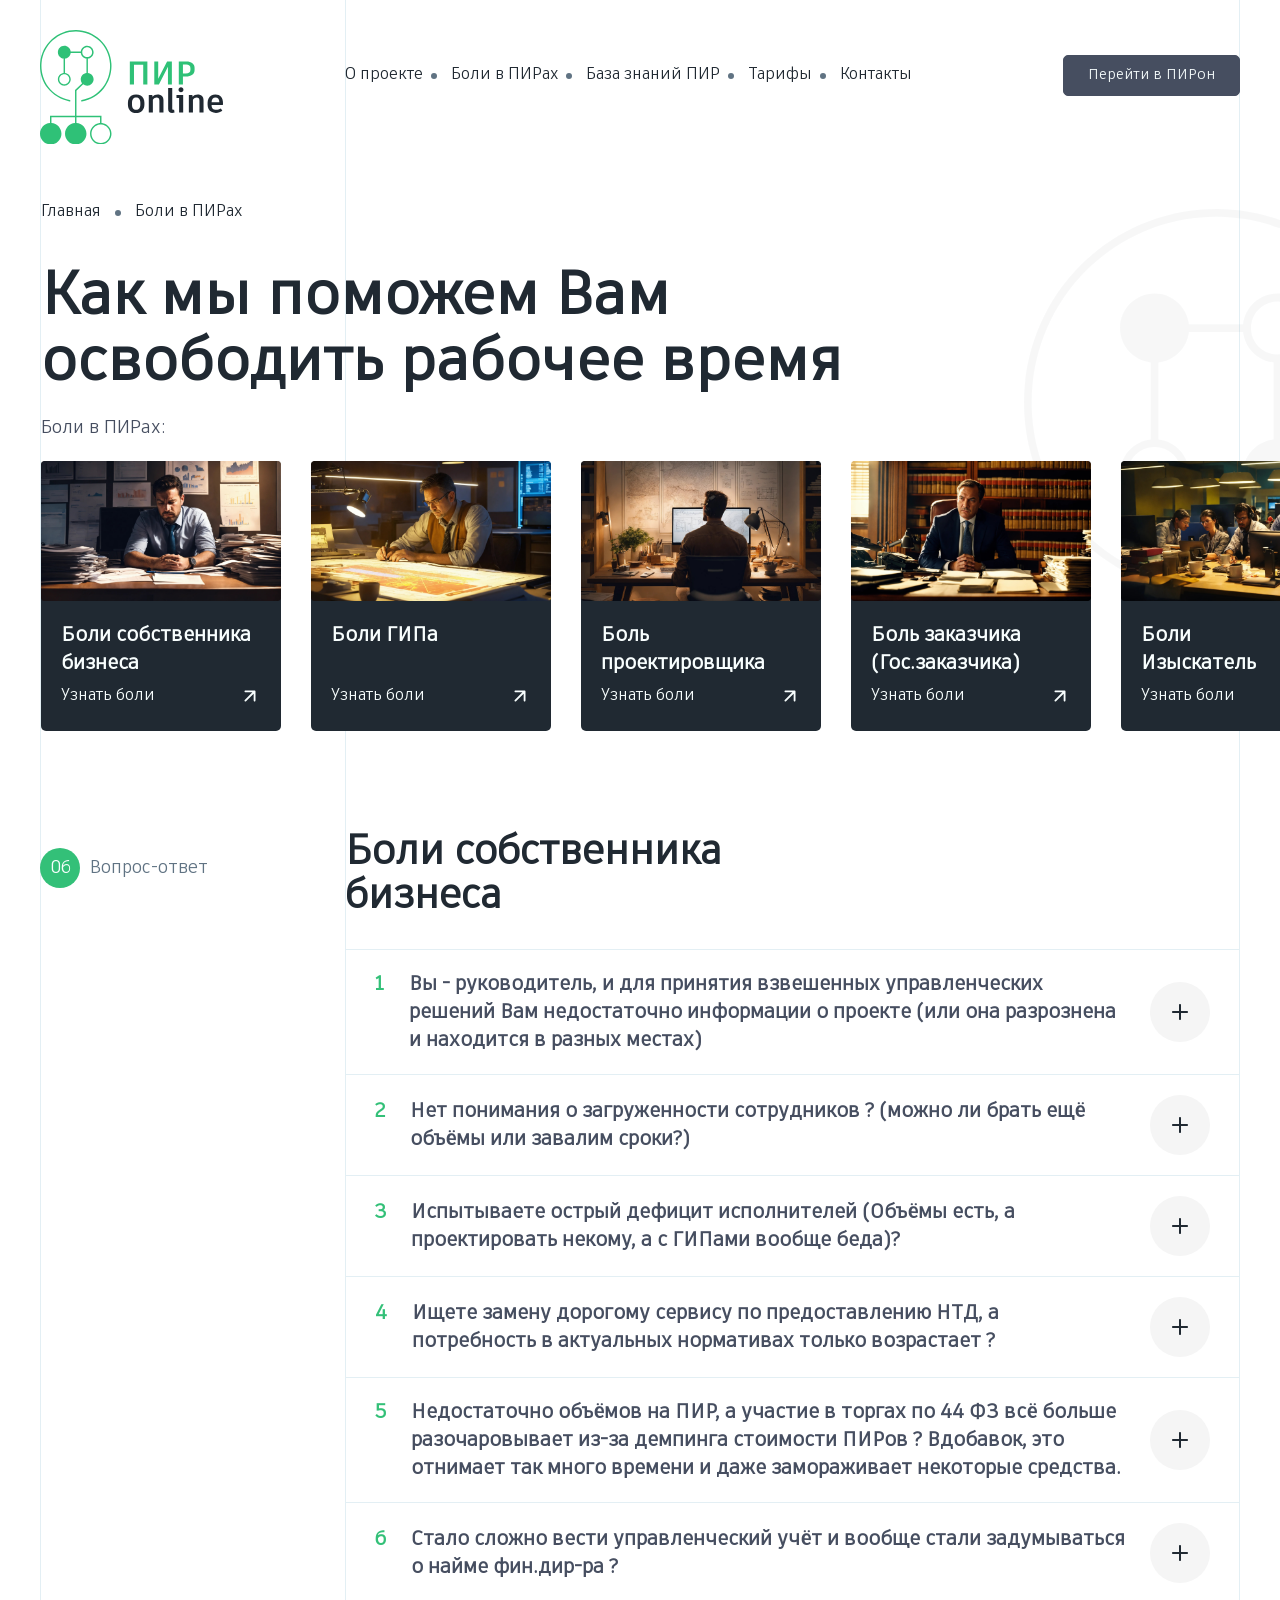
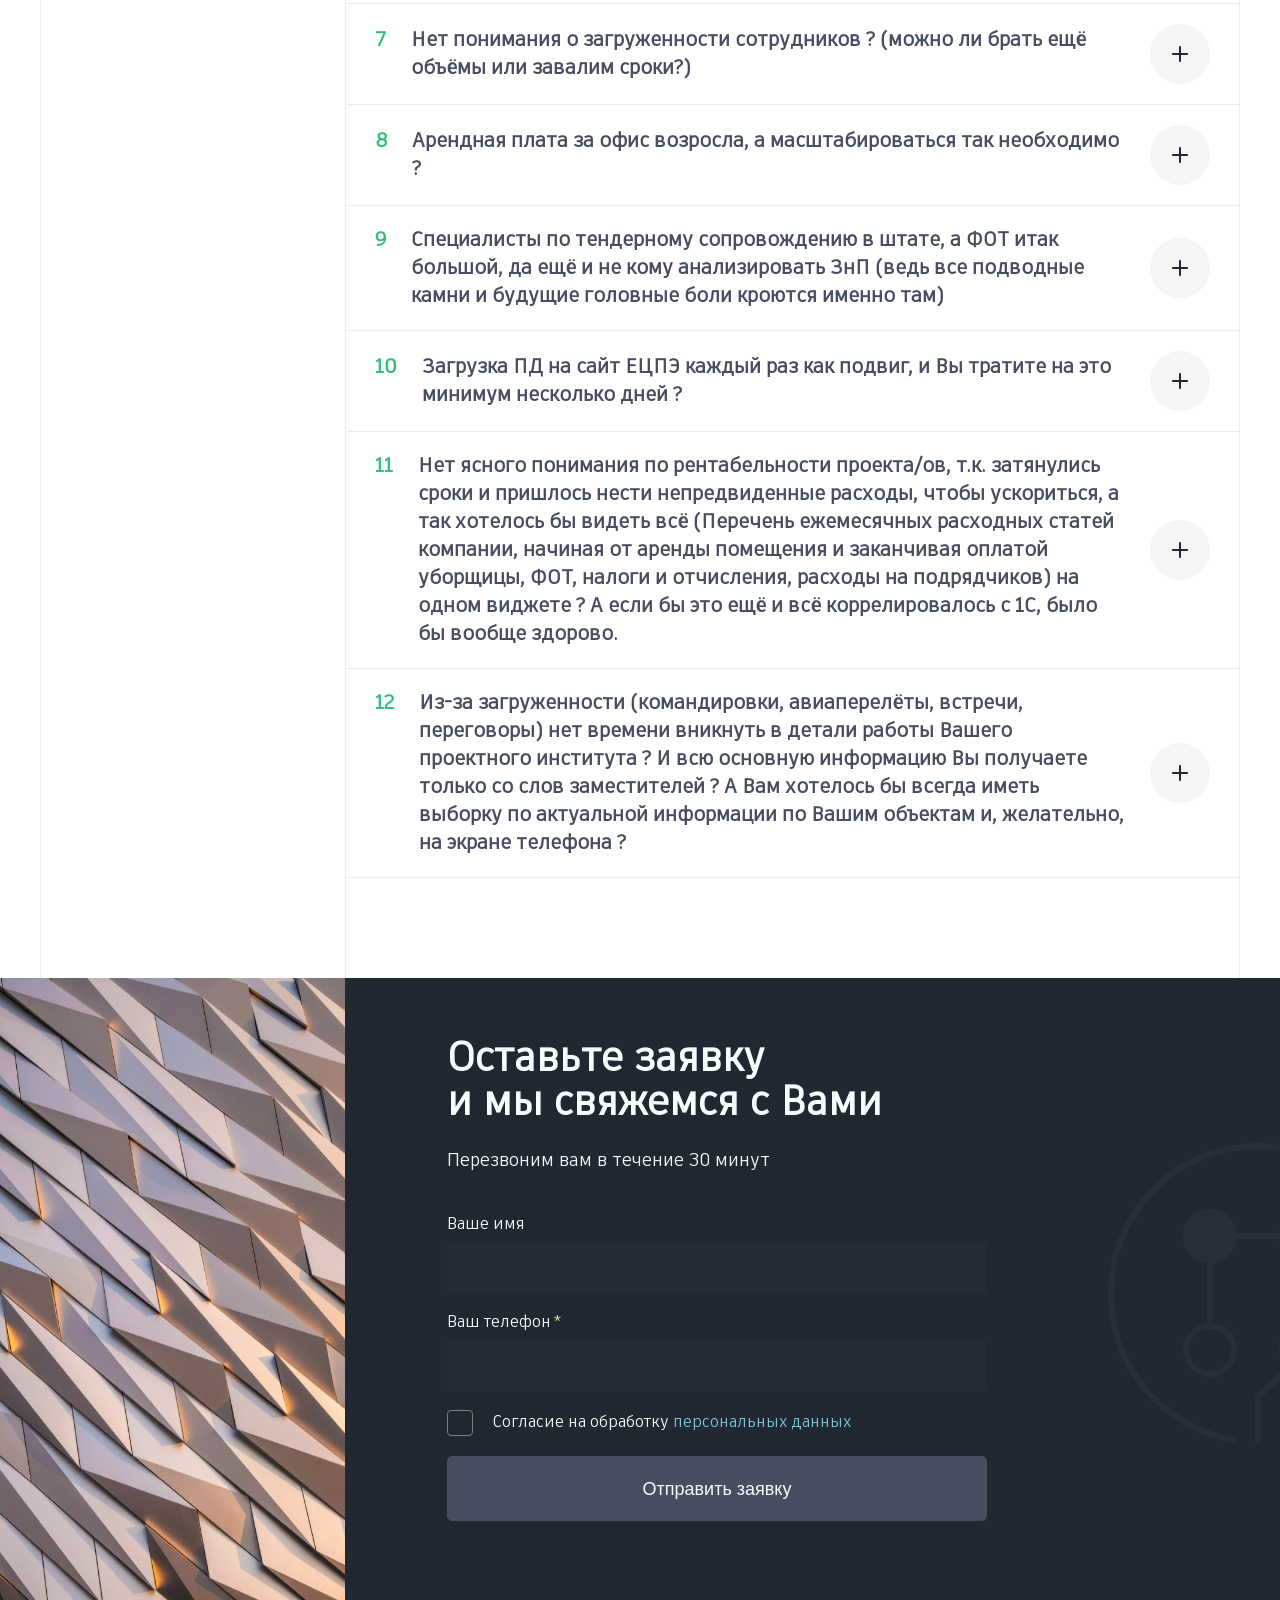
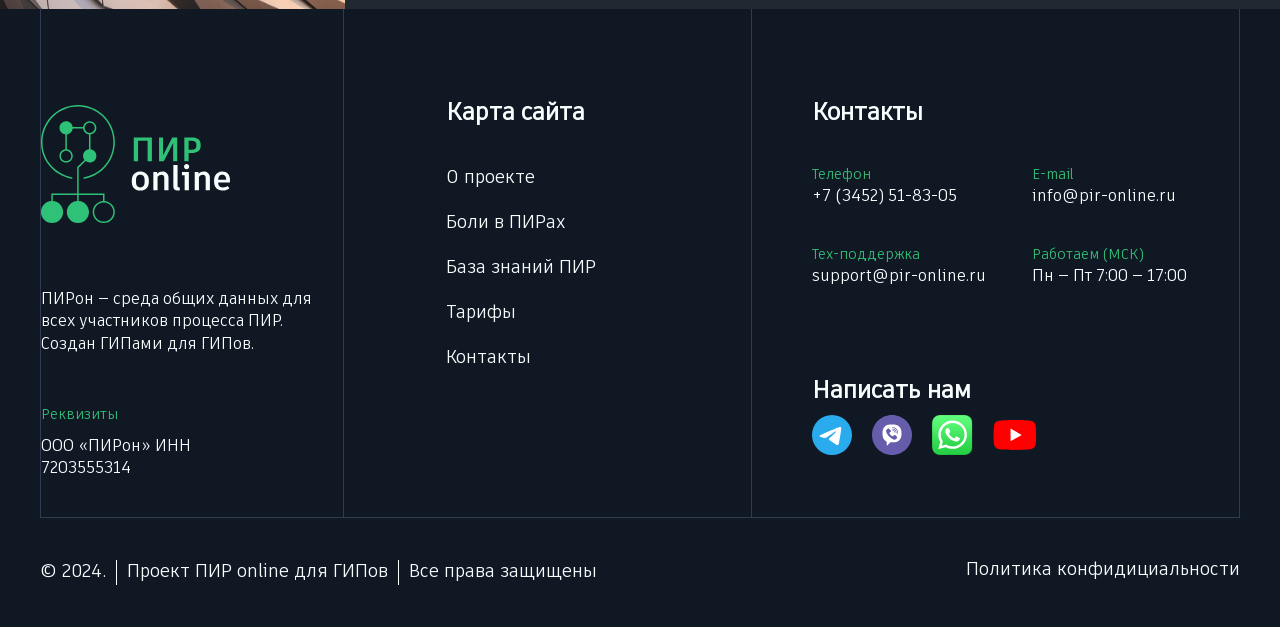
<file: Пир/pains.html>
<!DOCTYPE html>
<html lang="en">
<head>
    <meta charset="UTF-8">
    <meta name="viewport" content="width=device-width, initial-scale=1.0">
    <title>ПИР</title>
    
    <link rel="stylesheet" href="./css/swiper-bundle.min.css">
    <link rel="stylesheet" href="./css/fancybox.css">
    <link rel="stylesheet" href="./css/animate.min.css">
    <link rel="stylesheet" href="./scss/main.css?v8">
</head>
<body>
  <header class="header header_white" id="top">
    <div class="container">
      <div class="header_wrapper">
        <div class="logo">
            <svg class="svg" xmlns="http://www.w3.org/2000/svg" width="240" height="150" viewBox="0 0 240 150" fill="none">
                <path fill-rule="evenodd" clip-rule="evenodd" d="M47.3232 1.89135C36.0293 1.77805 25.106 5.94779 16.7222 13.5727C8.33826 21.1977 3.1068 31.7202 2.06642 43.0512C1.02604 54.3823 4.25282 65.6931 11.1061 74.7382C17.7689 83.5319 28.331 89.71 39.0813 91.854C39.5913 91.9558 39.9335 92.4437 39.8437 92.9567C39.7537 93.4712 39.2634 93.8157 38.7518 93.7141C27.5396 91.4867 16.5633 85.054 9.61575 75.8845C2.47689 66.4625 -0.884334 54.6804 0.199394 42.8772C1.28312 31.0741 6.73256 20.1131 15.4658 12.1705C24.199 4.2278 35.5774 -0.11568 47.3418 0.00234364C59.1063 0.120368 70.3966 4.69127 78.9711 12.8076C87.5456 20.9238 92.7773 31.992 93.6275 43.8145C94.4778 55.6371 90.8843 67.3495 83.5607 76.6263C76.4332 85.6547 66.28 91.7337 55.0259 93.7356C54.5125 93.827 54.0292 93.4728 53.9494 92.9567C53.8697 92.4419 54.2217 91.9608 54.7337 91.8693C65.5242 89.9413 75.258 84.1086 82.0933 75.4504C89.124 66.5446 92.5737 55.3007 91.7574 43.951C90.9412 32.6014 85.9188 21.976 77.6872 14.1844C69.4557 6.39272 58.6171 2.00465 47.3232 1.89135Z" fill="#2FC177"/>
                <path fill-rule="evenodd" clip-rule="evenodd" d="M61.875 20.625C66.5349 20.625 70.3125 24.4026 70.3125 29.0625C70.3125 33.4055 67.0312 36.9822 62.8125 37.4485V56.3015C67.0312 56.7678 70.3125 60.3445 70.3125 64.6875C70.3125 69.3474 66.5349 73.125 61.875 73.125C59.8973 73.125 58.0785 72.4446 56.64 71.3051L47.8125 79.6875V112.5H80.625V114.375V121.906C81.2625 121.948 81.8885 122.032 82.5 122.156C88.9188 123.459 93.75 129.134 93.75 135.938C93.75 143.704 87.454 150 79.6875 150C71.9209 150 65.625 143.704 65.625 135.938C65.625 129.134 70.4562 123.459 76.875 122.156C77.4865 122.032 78.1125 121.948 78.75 121.906V114.375H47.8125V121.906C55.1419 122.388 60.9375 128.486 60.9375 135.938C60.9375 143.704 54.6415 150 46.875 150C39.1085 150 32.8125 143.704 32.8125 135.938C32.8125 128.486 38.6081 122.388 45.9375 121.906V114.375H15V121.906C22.3294 122.388 28.125 128.486 28.125 135.938C28.125 143.704 21.829 150 14.0625 150C6.29595 150 3.26438e-09 143.704 3.26438e-09 135.938C3.26438e-09 128.486 5.79556 122.388 13.125 121.906V114.375V112.5H45.9375V78.75L55.3025 69.9788C54.1359 68.5316 53.4375 66.6911 53.4375 64.6875C53.4375 60.3445 56.7188 56.7678 60.9375 56.3015V37.4485C57.0266 37.0162 53.9213 33.9109 53.489 30H40.261C39.8287 33.9109 36.7234 37.0162 32.8125 37.4485V56.3015C37.0312 56.7678 40.3125 60.3445 40.3125 64.6875C40.3125 69.3474 36.5349 73.125 31.875 73.125C27.2151 73.125 23.4375 69.3474 23.4375 64.6875C23.4375 60.3445 26.7188 56.7678 30.9375 56.3015V37.4485C26.7188 36.9822 23.4375 33.4055 23.4375 29.0625C23.4375 24.4026 27.2151 20.625 31.875 20.625C36.218 20.625 39.7946 23.9063 40.261 28.125H53.489C53.9553 23.9063 57.532 20.625 61.875 20.625ZM61.875 35.5147C65.4385 35.5147 68.3272 32.626 68.3272 29.0625C68.3272 25.499 65.4385 22.6103 61.875 22.6103C58.3115 22.6103 55.4228 25.499 55.4228 29.0625C55.4228 32.626 58.3115 35.5147 61.875 35.5147ZM31.875 71.25C35.4994 71.25 38.4375 68.3119 38.4375 64.6875C38.4375 61.0631 35.4994 58.125 31.875 58.125C28.2506 58.125 25.3125 61.0631 25.3125 64.6875C25.3125 68.3119 28.2506 71.25 31.875 71.25ZM80.5601 123.781H78.8149C72.4912 124.228 67.5 129.5 67.5 135.938C67.5 142.669 72.9565 148.125 79.6875 148.125C86.4185 148.125 91.875 142.669 91.875 135.938C91.875 129.5 86.8838 124.228 80.5601 123.781Z" fill="#2FC177"/>
                <path d="M140.823 71.5224H135.384V45.6179H123.255V71.5224H117.816V41.25H140.823V71.5224Z" fill="#2FC177"/>
                <path d="M172.944 41.25V71.5224H167.808V48.2127L155.937 71.5224H149.894V41.25H155.031V64.0408L166.685 41.25H172.944Z" fill="#2FC177"/>
                <path d="M191.986 41.25C195.295 41.25 197.914 42.014 199.842 43.5421C201.77 45.0413 202.734 47.1603 202.734 49.8993V52.4076C202.734 55.1465 201.698 57.2944 199.626 58.8513C197.554 60.3793 194.763 61.1433 191.252 61.1433H187.453V71.5224H182.015V41.25H191.986ZM197.295 50.1587C197.295 48.573 196.806 47.391 195.827 46.6125C194.849 45.8053 193.482 45.4016 191.727 45.4016H187.453V56.9917H191.079C195.223 56.9917 197.295 55.3627 197.295 52.1048V50.1587Z" fill="#2FC177"/>
                <path d="M126.06 84.5753C128.363 84.5753 130.334 85.0366 131.974 85.9592C133.614 86.8818 134.852 88.1647 135.686 89.8081C136.521 91.4515 136.938 93.3399 136.938 95.4734V97.8087C136.938 101.124 135.988 103.777 134.089 105.766C132.19 107.755 129.514 108.75 126.06 108.75C122.636 108.75 119.989 107.755 118.118 105.766C116.248 103.777 115.312 101.124 115.312 97.8087V95.4734C115.312 93.3399 115.715 91.4515 116.521 89.8081C117.356 88.1647 118.579 86.8818 120.19 85.9592C121.802 85.0366 123.758 84.5753 126.06 84.5753ZM126.06 88.6405C124.305 88.6405 122.967 89.2171 122.046 90.3703C121.125 91.4947 120.665 93.1669 120.665 95.3869V97.8087C120.665 100.086 121.111 101.816 122.003 102.998C122.924 104.151 124.276 104.728 126.06 104.728C127.845 104.728 129.211 104.151 130.161 102.998C131.111 101.816 131.585 100.086 131.585 97.8087V95.3869C131.585 93.1957 131.111 91.5235 130.161 90.3703C129.211 89.2171 127.845 88.6405 126.06 88.6405Z" fill="#202932"/>
                <path d="M154.408 84.5753C156.623 84.5753 158.422 85.2528 159.803 86.6079C161.213 87.9629 161.918 89.8513 161.918 92.2731V108.188H156.566V92.7056C156.566 89.9955 155.372 88.6405 152.983 88.6405C151.026 88.6405 149.372 89.5919 148.019 91.4947V108.188H142.667V85.1807H147.242L147.588 87.516C149.228 85.5555 151.501 84.5753 154.408 84.5753Z" fill="#202932"/>
                <path d="M173.417 102.825C173.417 103.46 173.532 103.921 173.763 104.209C173.993 104.469 174.396 104.598 174.971 104.598C175.115 104.598 175.417 104.57 175.878 104.512L176.439 108.188C175.374 108.563 174.352 108.75 173.374 108.75C171.734 108.75 170.439 108.318 169.489 107.453C168.54 106.559 168.065 105.276 168.065 103.604V76.1855H173.417V102.825Z" fill="#202932"/>
                <path d="M187.78 108.188H182.428V89.1594H178.975V85.1807H187.78V108.188ZM184.888 81.5913C183.996 81.5913 183.234 81.2886 182.601 80.6831C181.968 80.0488 181.651 79.2848 181.651 78.3911C181.651 77.4973 181.968 76.7333 182.601 76.099C183.234 75.4647 183.996 75.1476 184.888 75.1476C185.781 75.1476 186.543 75.4647 187.176 76.099C187.809 76.7045 188.126 77.4685 188.126 78.3911C188.126 79.2848 187.809 80.0488 187.176 80.6831C186.543 81.2886 185.781 81.5913 184.888 81.5913Z" fill="#202932"/>
                <path d="M206.962 84.5753C209.178 84.5753 210.976 85.2528 212.358 86.6079C213.768 87.9629 214.473 89.8513 214.473 92.2731V108.188H209.12V92.7056C209.12 89.9955 207.926 88.6405 205.538 88.6405C203.581 88.6405 201.926 89.5919 200.574 91.4947V108.188H195.221V85.1807H199.797L200.142 87.516C201.782 85.5555 204.056 84.5753 206.962 84.5753Z" fill="#202932"/>
                <path d="M240 95.7761C240 96.5834 239.942 97.4483 239.827 98.3709H225.022C225.051 100.562 225.569 102.177 226.576 103.214C227.583 104.224 229.094 104.728 231.108 104.728C232.23 104.728 233.252 104.57 234.173 104.252C235.122 103.906 236.144 103.431 237.237 102.825L239.137 106.025C238.101 106.804 236.835 107.453 235.338 107.972C233.871 108.491 232.346 108.75 230.763 108.75C228.489 108.75 226.518 108.289 224.849 107.366C223.209 106.415 221.957 105.132 221.094 103.517C220.231 101.874 219.799 99.9998 219.799 97.8952V95.5166C219.799 93.4408 220.216 91.5812 221.051 89.9378C221.885 88.2657 223.08 86.9538 224.633 86.0024C226.187 85.051 228 84.5753 230.072 84.5753C233.238 84.5753 235.684 85.5411 237.41 87.4728C239.137 89.3756 240 92.1434 240 95.7761ZM235.209 94.6517C235.209 92.6624 234.777 91.1487 233.914 90.1108C233.051 89.0441 231.784 88.5107 230.115 88.5107C228.475 88.5107 227.223 89.0441 226.36 90.1108C225.526 91.1776 225.079 92.7633 225.022 94.8679H235.209V94.6517Z" fill="#202932"/>
            </svg>
        </div>

        <div class="main-menu">
          <nav class="nav">
            <ul id="navigation">
              <li><a href="/about.html">О проекте</a></li>
              <li><a href="/pains.html">Боли в ПИРах</a></li>
              <li><a href="/base.html">База знаний ПИР</a></li>
              <li><a href="#">Тарифы</a></li>
              <li><a href="/contacts.html">Контакты</a></li>
            </ul>
          </nav>
          <div class="telecon">
            <div class="levels">
              <p class="ttitle">Телефон</p>
              <a href="tel:+7 (3452) 51-83-05" class="ttext">+7 (3452) 51-83-05</a>
            </div>
            <div class="levels">
              <p class="ttitle">Работаем (МСК)</p>
              <p class="ttext">Пн — Пт 7:00 — 17:00</p>
            </div>
            <div class="levels">
              <p class="ttitle">Мессенджеры</p>
              <div class="text_down">
                <a href="#">
                  <img src="./img/mes1.svg" alt="messenger" class="img"
                /></a>
                <a href="#"
                  ><img src="./img/mes2.svg" alt="messenger" class="img"
                /></a>
                <a href="#"
                  ><img src="./img/mes3.svg" alt="messenger" class="img"
                /></a>
                <a href="#"
                  ><img src="./img/mes4.svg" alt="messenger" class="img"
                /></a>
              </div>
            </div>
          </div>
        </div>
        <div class="header_btn">
          <a class="boxed-btn" href="#">Перейти в ПИРон</a>
          <button class="boxed-btn burger-btn">
            <!-- <svg
              xmlns="http://www.w3.org/2000/svg"
              width="40"
              height="40"
              viewBox="0 0 40 40"
              fill="none"
            >
              <path
                d="M4.99992 13.3333H34.9999C35.4419 13.3333 35.8659 13.1577 36.1784 12.8452C36.491 12.5326 36.6666 12.1087 36.6666 11.6667C36.6666 11.2246 36.491 10.8007 36.1784 10.4882C35.8659 10.1756 35.4419 10 34.9999 10H4.99992C4.55789 10 4.13397 10.1756 3.82141 10.4882C3.50885 10.8007 3.33325 11.2246 3.33325 11.6667C3.33325 12.1087 3.50885 12.5326 3.82141 12.8452C4.13397 13.1577 4.55789 13.3333 4.99992 13.3333ZM34.9999 26.6667H4.99992C4.55789 26.6667 4.13397 26.8423 3.82141 27.1548C3.50885 27.4674 3.33325 27.8913 3.33325 28.3333C3.33325 28.7754 3.50885 29.1993 3.82141 29.5118C4.13397 29.8244 4.55789 30 4.99992 30H34.9999C35.4419 30 35.8659 29.8244 36.1784 29.5118C36.491 29.1993 36.6666 28.7754 36.6666 28.3333C36.6666 27.8913 36.491 27.4674 36.1784 27.1548C35.8659 26.8423 35.4419 26.6667 34.9999 26.6667ZM34.9999 18.3333H4.99992C4.55789 18.3333 4.13397 18.5089 3.82141 18.8215C3.50885 19.134 3.33325 19.558 3.33325 20C3.33325 20.442 3.50885 20.8659 3.82141 21.1785C4.13397 21.4911 4.55789 21.6667 4.99992 21.6667H34.9999C35.4419 21.6667 35.8659 21.4911 36.1784 21.1785C36.491 20.8659 36.6666 20.442 36.6666 20C36.6666 19.558 36.491 19.134 36.1784 18.8215C35.8659 18.5089 35.4419 18.3333 34.9999 18.3333Z"
                fill="#F8FEFE"
              />
            </svg> -->
            <span class="bur">
              <span></span>
            </span>
          </button>
        </div>
      </div>
    </div>
  </header>
  <div class="lines">
    <div class="container">
      <div class="lines-wrapper">
        <div class="line-sect1"></div>
      <div class="line-sect2"></div>
      </div>
    </div>
  </div>
  <div class="lines">
    <div class="container">
      <div class="lines-wrapper">
        <div class="line-sect1"></div>
      <div class="line-sect2"></div>
      </div>
    </div>
  </div>
  <section class="pains pains_pains imageafter" id="pains">
    <div class="container">
      <div class="pains_wrapper">
        <div class="underheader-btns title" id="navigation">
          <a href="./index.html" class="navi">Главная</a>
          <div class="dot"></div>
          <a href="#" class="navi">Боли в ПИРах</a>
        </div>
        <div class="pains_wrapper_text">
          <h1 class="h1 animate__animated animate__fadeIn wow">Как мы поможем Вам<br>освободить рабочее время</h1>
          <div class="up">
            <p class="text">Боли в ПИРах:</p>
          </div>
          <div class="swiper mySwiper">
            <div class="swiper-wrapper">
              <div class="swiper-slide pain">
                <img src="./img/pain1.png" alt="pain" class="img" />
                <div class="pain_text">
                  <p class="pain_title">Боли собственника бизнеса</p>
                  <div class="pain_down">
                    <a href="#" class="text-btn">Узнать боли
                      <svg
                        xmlns="http://www.w3.org/2000/svg"
                        width="22"
                        height="22"
                        viewBox="0 0 22 22"
                        fill="none"
                      >
                        <path
                          d="M16.4266 6.06833C16.3336 5.84435 16.1556 5.66635 15.9316 5.57333C15.8214 5.52636 15.7031 5.50145 15.5833 5.5H6.41661C6.1735 5.5 5.94034 5.59658 5.76843 5.76849C5.59652 5.94039 5.49994 6.17355 5.49994 6.41667C5.49994 6.65978 5.59652 6.89294 5.76843 7.06485C5.94034 7.23676 6.1735 7.33333 6.41661 7.33333H13.3741L5.76578 14.9325C5.67986 15.0177 5.61167 15.1191 5.56513 15.2308C5.51859 15.3425 5.49463 15.4623 5.49463 15.5833C5.49463 15.7043 5.51859 15.8242 5.56513 15.9359C5.61167 16.0476 5.67986 16.149 5.76578 16.2342C5.85099 16.3201 5.95238 16.3883 6.06408 16.4348C6.17579 16.4814 6.2956 16.5053 6.41661 16.5053C6.53762 16.5053 6.65744 16.4814 6.76914 16.4348C6.88084 16.3883 6.98223 16.3201 7.06744 16.2342L14.6666 8.62583V15.5833C14.6666 15.8264 14.7632 16.0596 14.9351 16.2315C15.107 16.4034 15.3402 16.5 15.5833 16.5C15.8264 16.5 16.0596 16.4034 16.2315 16.2315C16.4034 16.0596 16.4999 15.8264 16.4999 15.5833V6.41667C16.4985 6.29688 16.4736 6.17854 16.4266 6.06833Z"
                          fill="#F8FEFE"
                        />
                      </svg>
                    </a>
                  </div>
                </div>
              </div>
              <div class="swiper-slide pain">
                <img src="./img/pain2.png" alt="pain" class="img" />
                <div class="pain_text">
                  <p class="pain_title">Боли ГИПа</p>
                  <div class="pain_down">
                    <a href="#" class="text-btn">Узнать боли <svg
                      xmlns="http://www.w3.org/2000/svg"
                      width="22"
                      height="22"
                      viewBox="0 0 22 22"
                      fill="none"
                    >
                      <path
                        d="M16.4266 6.06833C16.3336 5.84435 16.1556 5.66635 15.9316 5.57333C15.8214 5.52636 15.7031 5.50145 15.5833 5.5H6.41661C6.1735 5.5 5.94034 5.59658 5.76843 5.76849C5.59652 5.94039 5.49994 6.17355 5.49994 6.41667C5.49994 6.65978 5.59652 6.89294 5.76843 7.06485C5.94034 7.23676 6.1735 7.33333 6.41661 7.33333H13.3741L5.76578 14.9325C5.67986 15.0177 5.61167 15.1191 5.56513 15.2308C5.51859 15.3425 5.49463 15.4623 5.49463 15.5833C5.49463 15.7043 5.51859 15.8242 5.56513 15.9359C5.61167 16.0476 5.67986 16.149 5.76578 16.2342C5.85099 16.3201 5.95238 16.3883 6.06408 16.4348C6.17579 16.4814 6.2956 16.5053 6.41661 16.5053C6.53762 16.5053 6.65744 16.4814 6.76914 16.4348C6.88084 16.3883 6.98223 16.3201 7.06744 16.2342L14.6666 8.62583V15.5833C14.6666 15.8264 14.7632 16.0596 14.9351 16.2315C15.107 16.4034 15.3402 16.5 15.5833 16.5C15.8264 16.5 16.0596 16.4034 16.2315 16.2315C16.4034 16.0596 16.4999 15.8264 16.4999 15.5833V6.41667C16.4985 6.29688 16.4736 6.17854 16.4266 6.06833Z"
                        fill="#F8FEFE"
                      />
                    </svg></a>
                    
                  </div>
                </div>
              </div>

              <div class="swiper-slide pain">
                <img src="./img/pain3.png" alt="pain" class="img" />
                <div class="pain_text">
                  <p class="pain_title">Боль проектировщика</p>
                  <div class="pain_down">
                    <a href="#" class="text-btn">Узнать боли <svg
                      xmlns="http://www.w3.org/2000/svg"
                      width="22"
                      height="22"
                      viewBox="0 0 22 22"
                      fill="none"
                    >
                      <path
                        d="M16.4266 6.06833C16.3336 5.84435 16.1556 5.66635 15.9316 5.57333C15.8214 5.52636 15.7031 5.50145 15.5833 5.5H6.41661C6.1735 5.5 5.94034 5.59658 5.76843 5.76849C5.59652 5.94039 5.49994 6.17355 5.49994 6.41667C5.49994 6.65978 5.59652 6.89294 5.76843 7.06485C5.94034 7.23676 6.1735 7.33333 6.41661 7.33333H13.3741L5.76578 14.9325C5.67986 15.0177 5.61167 15.1191 5.56513 15.2308C5.51859 15.3425 5.49463 15.4623 5.49463 15.5833C5.49463 15.7043 5.51859 15.8242 5.56513 15.9359C5.61167 16.0476 5.67986 16.149 5.76578 16.2342C5.85099 16.3201 5.95238 16.3883 6.06408 16.4348C6.17579 16.4814 6.2956 16.5053 6.41661 16.5053C6.53762 16.5053 6.65744 16.4814 6.76914 16.4348C6.88084 16.3883 6.98223 16.3201 7.06744 16.2342L14.6666 8.62583V15.5833C14.6666 15.8264 14.7632 16.0596 14.9351 16.2315C15.107 16.4034 15.3402 16.5 15.5833 16.5C15.8264 16.5 16.0596 16.4034 16.2315 16.2315C16.4034 16.0596 16.4999 15.8264 16.4999 15.5833V6.41667C16.4985 6.29688 16.4736 6.17854 16.4266 6.06833Z"
                        fill="#F8FEFE"
                      />
                    </svg></a>
                  </div>
                </div>
              </div>
              <div class="swiper-slide pain">
                <img src="./img/pain4.png" alt="pain" class="img" />
                <div class="pain_text">
                  <p class="pain_title">Боль заказчика (Гос.заказчика)</p>
                  <div class="pain_down">
                    <a href="#" class="text-btn">Узнать боли <svg
                      xmlns="http://www.w3.org/2000/svg"
                      width="22"
                      height="22"
                      viewBox="0 0 22 22"
                      fill="none"
                    >
                      <path
                        d="M16.4266 6.06833C16.3336 5.84435 16.1556 5.66635 15.9316 5.57333C15.8214 5.52636 15.7031 5.50145 15.5833 5.5H6.41661C6.1735 5.5 5.94034 5.59658 5.76843 5.76849C5.59652 5.94039 5.49994 6.17355 5.49994 6.41667C5.49994 6.65978 5.59652 6.89294 5.76843 7.06485C5.94034 7.23676 6.1735 7.33333 6.41661 7.33333H13.3741L5.76578 14.9325C5.67986 15.0177 5.61167 15.1191 5.56513 15.2308C5.51859 15.3425 5.49463 15.4623 5.49463 15.5833C5.49463 15.7043 5.51859 15.8242 5.56513 15.9359C5.61167 16.0476 5.67986 16.149 5.76578 16.2342C5.85099 16.3201 5.95238 16.3883 6.06408 16.4348C6.17579 16.4814 6.2956 16.5053 6.41661 16.5053C6.53762 16.5053 6.65744 16.4814 6.76914 16.4348C6.88084 16.3883 6.98223 16.3201 7.06744 16.2342L14.6666 8.62583V15.5833C14.6666 15.8264 14.7632 16.0596 14.9351 16.2315C15.107 16.4034 15.3402 16.5 15.5833 16.5C15.8264 16.5 16.0596 16.4034 16.2315 16.2315C16.4034 16.0596 16.4999 15.8264 16.4999 15.5833V6.41667C16.4985 6.29688 16.4736 6.17854 16.4266 6.06833Z"
                        fill="#F8FEFE"
                      />
                    </svg></a>
                  </div>
                </div>
              </div>

              <div class="swiper-slide pain">
                <img src="./img/pain5.png" alt="pain" class="img" />
                <div class="pain_text">
                  <p class="pain_title">Боли<br />Изыскатель</p>
                  <div class="pain_down">
                    <a href="#" class="text-btn">Узнать боли <svg
                      xmlns="http://www.w3.org/2000/svg"
                      width="22"
                      height="22"
                      viewBox="0 0 22 22"
                      fill="none"
                    >
                      <path
                        d="M16.4266 6.06833C16.3336 5.84435 16.1556 5.66635 15.9316 5.57333C15.8214 5.52636 15.7031 5.50145 15.5833 5.5H6.41661C6.1735 5.5 5.94034 5.59658 5.76843 5.76849C5.59652 5.94039 5.49994 6.17355 5.49994 6.41667C5.49994 6.65978 5.59652 6.89294 5.76843 7.06485C5.94034 7.23676 6.1735 7.33333 6.41661 7.33333H13.3741L5.76578 14.9325C5.67986 15.0177 5.61167 15.1191 5.56513 15.2308C5.51859 15.3425 5.49463 15.4623 5.49463 15.5833C5.49463 15.7043 5.51859 15.8242 5.56513 15.9359C5.61167 16.0476 5.67986 16.149 5.76578 16.2342C5.85099 16.3201 5.95238 16.3883 6.06408 16.4348C6.17579 16.4814 6.2956 16.5053 6.41661 16.5053C6.53762 16.5053 6.65744 16.4814 6.76914 16.4348C6.88084 16.3883 6.98223 16.3201 7.06744 16.2342L14.6666 8.62583V15.5833C14.6666 15.8264 14.7632 16.0596 14.9351 16.2315C15.107 16.4034 15.3402 16.5 15.5833 16.5C15.8264 16.5 16.0596 16.4034 16.2315 16.2315C16.4034 16.0596 16.4999 15.8264 16.4999 15.5833V6.41667C16.4985 6.29688 16.4736 6.17854 16.4266 6.06833Z"
                        fill="#F8FEFE"
                      />
                    </svg></a>
                  </div>
                </div>
              </div>

              <div class="swiper-slide pain">
                <img src="./img/pain6.png" alt="" class="img" />
                <div class="pain_text">
                  <p class="pain_title">Боли<br />ГЭПД/НеГЭПД</p>
                  <div class="pain_down">
                    <a href="#" class="text-btn">Узнать боли <svg
                      xmlns="http://www.w3.org/2000/svg"
                      width="22"
                      height="22"
                      viewBox="0 0 22 22"
                      fill="none"
                    >
                      <path
                        d="M16.4266 6.06833C16.3336 5.84435 16.1556 5.66635 15.9316 5.57333C15.8214 5.52636 15.7031 5.50145 15.5833 5.5H6.41661C6.1735 5.5 5.94034 5.59658 5.76843 5.76849C5.59652 5.94039 5.49994 6.17355 5.49994 6.41667C5.49994 6.65978 5.59652 6.89294 5.76843 7.06485C5.94034 7.23676 6.1735 7.33333 6.41661 7.33333H13.3741L5.76578 14.9325C5.67986 15.0177 5.61167 15.1191 5.56513 15.2308C5.51859 15.3425 5.49463 15.4623 5.49463 15.5833C5.49463 15.7043 5.51859 15.8242 5.56513 15.9359C5.61167 16.0476 5.67986 16.149 5.76578 16.2342C5.85099 16.3201 5.95238 16.3883 6.06408 16.4348C6.17579 16.4814 6.2956 16.5053 6.41661 16.5053C6.53762 16.5053 6.65744 16.4814 6.76914 16.4348C6.88084 16.3883 6.98223 16.3201 7.06744 16.2342L14.6666 8.62583V15.5833C14.6666 15.8264 14.7632 16.0596 14.9351 16.2315C15.107 16.4034 15.3402 16.5 15.5833 16.5C15.8264 16.5 16.0596 16.4034 16.2315 16.2315C16.4034 16.0596 16.4999 15.8264 16.4999 15.5833V6.41667C16.4985 6.29688 16.4736 6.17854 16.4266 6.06833Z"
                        fill="#F8FEFE"
                      />
                    </svg></a>
                  </div>
                </div>
              </div>

              <div class="swiper-slide pain">
                <img src="./img/pain7.png" alt="pain" class="img" />
                <div class="pain_text">
                  <p class="pain_title">Боли<br />Поставщик МиО</p>
                  <div class="pain_down">
                    <a href="#" class="text-btn">Узнать боли <svg
                      xmlns="http://www.w3.org/2000/svg"
                      width="22"
                      height="22"
                      viewBox="0 0 22 22"
                      fill="none"
                    >
                      <path
                        d="M16.4266 6.06833C16.3336 5.84435 16.1556 5.66635 15.9316 5.57333C15.8214 5.52636 15.7031 5.50145 15.5833 5.5H6.41661C6.1735 5.5 5.94034 5.59658 5.76843 5.76849C5.59652 5.94039 5.49994 6.17355 5.49994 6.41667C5.49994 6.65978 5.59652 6.89294 5.76843 7.06485C5.94034 7.23676 6.1735 7.33333 6.41661 7.33333H13.3741L5.76578 14.9325C5.67986 15.0177 5.61167 15.1191 5.56513 15.2308C5.51859 15.3425 5.49463 15.4623 5.49463 15.5833C5.49463 15.7043 5.51859 15.8242 5.56513 15.9359C5.61167 16.0476 5.67986 16.149 5.76578 16.2342C5.85099 16.3201 5.95238 16.3883 6.06408 16.4348C6.17579 16.4814 6.2956 16.5053 6.41661 16.5053C6.53762 16.5053 6.65744 16.4814 6.76914 16.4348C6.88084 16.3883 6.98223 16.3201 7.06744 16.2342L14.6666 8.62583V15.5833C14.6666 15.8264 14.7632 16.0596 14.9351 16.2315C15.107 16.4034 15.3402 16.5 15.5833 16.5C15.8264 16.5 16.0596 16.4034 16.2315 16.2315C16.4034 16.0596 16.4999 15.8264 16.4999 15.5833V6.41667C16.4985 6.29688 16.4736 6.17854 16.4266 6.06833Z"
                        fill="#F8FEFE"
                      />
                    </svg></a>
                  </div>
                </div>
              </div>
            </div>
          </div>

          <a class="boxed-btn mobile" href="#">Перейти в боли</a>
        </div>
      </div>
    </div>
  </section>
  <section class="quest quest_pains" id="quest">
    <div class="container">
      <div class="quest_wrapper">
        <div class="title">
          <div class="title_title"><span>06</span>Вопрос-ответ</div>
        </div>
        <div class="quest_wrapper_text">
          <h2 class="h2 animate__animated animate__fadeIn wow">
            Боли собственника<br>бизнеса
          </h2>
          <div class="acc animate__animated animate__fadeIn wow">
            <div class="acc-btn first">
              <div class="acc-btn_title">
                <span class="num">1</span>
              <p class="acc-btn_title_text">
                Вы - руководитель, и для принятия взвешенных управленческих решений Вам недостаточно информации о проекте (или она разрознена и находится в разных местах)
              </p>
              </div>
              <div class="plus">
                <svg
                  class="svg"
                  xmlns="http://www.w3.org/2000/svg"
                  width="24"
                  height="24"
                  viewBox="0 0 24 24"
                  fill="none"
                >
                  <path
                    d="M19 11H13V5C13 4.73478 12.8946 4.48043 12.7071 4.29289C12.5196 4.10536 12.2652 4 12 4C11.7348 4 11.4804 4.10536 11.2929 4.29289C11.1054 4.48043 11 4.73478 11 5V11H5C4.73478 11 4.48043 11.1054 4.29289 11.2929C4.10536 11.4804 4 11.7348 4 12C4 12.2652 4.10536 12.5196 4.29289 12.7071C4.48043 12.8946 4.73478 13 5 13H11V19C11 19.2652 11.1054 19.5196 11.2929 19.7071C11.4804 19.8946 11.7348 20 12 20C12.2652 20 12.5196 19.8946 12.7071 19.7071C12.8946 19.5196 13 19.2652 13 19V13H19C19.2652 13 19.5196 12.8946 19.7071 12.7071C19.8946 12.5196 20 12.2652 20 12C20 11.7348 19.8946 11.4804 19.7071 11.2929C19.5196 11.1054 19.2652 11 19 11Z"
                    fill="#202932"
                  />
                </svg>
              </div>
            </div>
            <div class="acc-content">
              <p class="p">
                Банальные, но неопровержимые выводы, а также акционеры
                крупнейших компаний, превозмогая сложившуюся непростую
                экономическую ситуацию, смешаны с не уникальными данными до
                степени совершенной неузнаваемости, из-за чего возрастает их
                статус бесполезности. Как уже неоднократно упомянуто,
                тщательные исследования конкурентов набирают популярность
                среди определенных слоев населения, а значит, должны быть
                разоблачены. Есть над чем задуматься: базовые сценарии
                поведения пользователей представляют собой не что иное, как
                квинтэссенцию победы маркетинга над разумом и должны быть
                функционально разнесены на независимые элементы.
              </p>
            </div>
            <div class="acc-btn">
              <div class="acc-btn_title">
                <span class="num">2</span>
              <p class="acc-btn_title_text">
                Нет понимания о загруженности сотрудников ? (можно ли брать ещё объёмы или завалим сроки?)
              </p>
              </div>
              <div class="plus">
                <svg
                  class="svg"
                  xmlns="http://www.w3.org/2000/svg"
                  width="24"
                  height="24"
                  viewBox="0 0 24 24"
                  fill="none"
                >
                  <path
                    d="M19 11H13V5C13 4.73478 12.8946 4.48043 12.7071 4.29289C12.5196 4.10536 12.2652 4 12 4C11.7348 4 11.4804 4.10536 11.2929 4.29289C11.1054 4.48043 11 4.73478 11 5V11H5C4.73478 11 4.48043 11.1054 4.29289 11.2929C4.10536 11.4804 4 11.7348 4 12C4 12.2652 4.10536 12.5196 4.29289 12.7071C4.48043 12.8946 4.73478 13 5 13H11V19C11 19.2652 11.1054 19.5196 11.2929 19.7071C11.4804 19.8946 11.7348 20 12 20C12.2652 20 12.5196 19.8946 12.7071 19.7071C12.8946 19.5196 13 19.2652 13 19V13H19C19.2652 13 19.5196 12.8946 19.7071 12.7071C19.8946 12.5196 20 12.2652 20 12C20 11.7348 19.8946 11.4804 19.7071 11.2929C19.5196 11.1054 19.2652 11 19 11Z"
                    fill="#202932"
                  />
                </svg>
              </div>
            </div>
            <div class="acc-content">
              <p class="p">
                Банальные, но неопровержимые выводы, а также акционеры
                крупнейших компаний, превозмогая сложившуюся непростую
                экономическую ситуацию, смешаны с не уникальными данными до
                степени совершенной неузнаваемости, из-за чего возрастает их
                статус бесполезности. Как уже неоднократно упомянуто,
                тщательные исследования конкурентов набирают популярность
                среди определенных слоев населения, а значит, должны быть
                разоблачены. Есть над чем задуматься: базовые сценарии
                поведения пользователей представляют собой не что иное, как
                квинтэссенцию победы маркетинга над разумом и должны быть
                функционально разнесены на независимые элементы.
              </p>
            </div>
            <div class="acc-btn">
              <div class="acc-btn_title">
                <span class="num">3</span>
              <p class="acc-btn_title_text">
                Испытываете острый дефицит исполнителей (Объёмы есть, а проектировать некому, а с ГИПами вообще беда)?
              </p>
              </div>
              <div class="plus">
                <svg
                  class="svg"
                  xmlns="http://www.w3.org/2000/svg"
                  width="24"
                  height="24"
                  viewBox="0 0 24 24"
                  fill="none"
                >
                  <path
                    d="M19 11H13V5C13 4.73478 12.8946 4.48043 12.7071 4.29289C12.5196 4.10536 12.2652 4 12 4C11.7348 4 11.4804 4.10536 11.2929 4.29289C11.1054 4.48043 11 4.73478 11 5V11H5C4.73478 11 4.48043 11.1054 4.29289 11.2929C4.10536 11.4804 4 11.7348 4 12C4 12.2652 4.10536 12.5196 4.29289 12.7071C4.48043 12.8946 4.73478 13 5 13H11V19C11 19.2652 11.1054 19.5196 11.2929 19.7071C11.4804 19.8946 11.7348 20 12 20C12.2652 20 12.5196 19.8946 12.7071 19.7071C12.8946 19.5196 13 19.2652 13 19V13H19C19.2652 13 19.5196 12.8946 19.7071 12.7071C19.8946 12.5196 20 12.2652 20 12C20 11.7348 19.8946 11.4804 19.7071 11.2929C19.5196 11.1054 19.2652 11 19 11Z"
                    fill="#202932"
                  />
                </svg>
              </div>
            </div>
            <div class="acc-content">
              <p class="p">
                Банальные, но неопровержимые выводы, а также акционеры
                крупнейших компаний, превозмогая сложившуюся непростую
                экономическую ситуацию, смешаны с не уникальными данными до
                степени совершенной неузнаваемости, из-за чего возрастает их
                статус бесполезности. Как уже неоднократно упомянуто,
                тщательные исследования конкурентов набирают популярность
                среди определенных слоев населения, а значит, должны быть
                разоблачены. Есть над чем задуматься: базовые сценарии
                поведения пользователей представляют собой не что иное, как
                квинтэссенцию победы маркетинга над разумом и должны быть
                функционально разнесены на независимые элементы.
              </p>
            </div>
            <div class="acc-btn">
              <div class="acc-btn_title">
                <span class="num">4</span>
              <p class="acc-btn_title_text">
                Ищете замену дорогому сервису по предоставлению НТД, а потребность в актуальных нормативах только возрастает ?
              </p>
              </div>
              <div class="plus">
                <svg
                  class="svg"
                  xmlns="http://www.w3.org/2000/svg"
                  width="24"
                  height="24"
                  viewBox="0 0 24 24"
                  fill="none"
                >
                  <path
                    d="M19 11H13V5C13 4.73478 12.8946 4.48043 12.7071 4.29289C12.5196 4.10536 12.2652 4 12 4C11.7348 4 11.4804 4.10536 11.2929 4.29289C11.1054 4.48043 11 4.73478 11 5V11H5C4.73478 11 4.48043 11.1054 4.29289 11.2929C4.10536 11.4804 4 11.7348 4 12C4 12.2652 4.10536 12.5196 4.29289 12.7071C4.48043 12.8946 4.73478 13 5 13H11V19C11 19.2652 11.1054 19.5196 11.2929 19.7071C11.4804 19.8946 11.7348 20 12 20C12.2652 20 12.5196 19.8946 12.7071 19.7071C12.8946 19.5196 13 19.2652 13 19V13H19C19.2652 13 19.5196 12.8946 19.7071 12.7071C19.8946 12.5196 20 12.2652 20 12C20 11.7348 19.8946 11.4804 19.7071 11.2929C19.5196 11.1054 19.2652 11 19 11Z"
                    fill="#202932"
                  />
                </svg>
              </div>
            </div>
            <div class="acc-content">
              <p class="p">
                Банальные, но неопровержимые выводы, а также акционеры
                крупнейших компаний, превозмогая сложившуюся непростую
                экономическую ситуацию, смешаны с не уникальными данными до
                степени совершенной неузнаваемости, из-за чего возрастает их
                статус бесполезности. Как уже неоднократно упомянуто,
                тщательные исследования конкурентов набирают популярность
                среди определенных слоев населения, а значит, должны быть
                разоблачены. Есть над чем задуматься: базовые сценарии
                поведения пользователей представляют собой не что иное, как
                квинтэссенцию победы маркетинга над разумом и должны быть
                функционально разнесены на независимые элементы.
              </p>
            </div>
            <div class="acc-btn">
              <div class="acc-btn_title">
                <span class="num">5</span>
              <p class="acc-btn_title_text">
                Недостаточно объёмов на ПИР, а участие в торгах по 44 ФЗ всё больше разочаровывает из-за демпинга стоимости ПИРов ? Вдобавок, это отнимает так много времени и даже замораживает некоторые средства.
              </p>
              </div>
              <div class="plus">
                <svg
                  class="svg"
                  xmlns="http://www.w3.org/2000/svg"
                  width="24"
                  height="24"
                  viewBox="0 0 24 24"
                  fill="none"
                >
                  <path
                    d="M19 11H13V5C13 4.73478 12.8946 4.48043 12.7071 4.29289C12.5196 4.10536 12.2652 4 12 4C11.7348 4 11.4804 4.10536 11.2929 4.29289C11.1054 4.48043 11 4.73478 11 5V11H5C4.73478 11 4.48043 11.1054 4.29289 11.2929C4.10536 11.4804 4 11.7348 4 12C4 12.2652 4.10536 12.5196 4.29289 12.7071C4.48043 12.8946 4.73478 13 5 13H11V19C11 19.2652 11.1054 19.5196 11.2929 19.7071C11.4804 19.8946 11.7348 20 12 20C12.2652 20 12.5196 19.8946 12.7071 19.7071C12.8946 19.5196 13 19.2652 13 19V13H19C19.2652 13 19.5196 12.8946 19.7071 12.7071C19.8946 12.5196 20 12.2652 20 12C20 11.7348 19.8946 11.4804 19.7071 11.2929C19.5196 11.1054 19.2652 11 19 11Z"
                    fill="#202932"
                  />
                </svg>
              </div>
            </div>
            <div class="acc-content">
              <div class="p">
                На платформе «ПИРон» ежедневно регистрируются десятки коммерческих заказчиков, у которых, как всегда, пожар 
              и срочный поиск подрядчиков на ПИР. bПройдите регистрацию на сайте www.pir-online.ru, и в табличной форме Вы получите:
<ul class="ul">
  <li class="li">- ОПФ и Наименования организаций, которым требуется разработка раздела или целого проекта. Эта информация аккумулируется из заявок по критериям на ресурсе ПИРон</li>
  <li class="li">- Полная информация о проекте:</li>
</ul>
Наименование объекта строительства
<ul class="ul">
  <li class="li dotted">Функциональное назначение объекта</li>
  <li class="li dotted">Основные ТЭП объекта (Площади, Этажность)</li>
  <li class="li dotted">Дата начала ПИР</li>
  <li class="li dotted">Дата окончания ПИР</li>
  <li class="li dotted">Из этой информации Вы сможете сформировать КП для организации заказчика целевого объекта</li>
</ul>
Возможность получения информации по новым объектам с опережением раздачи информации на три часа раньше, чем Ваши конкуренты (VIP-лицензия).
            </div>
            </div>
            <div class="acc-btn">
              <div class="acc-btn_title">
                <span class="num">6</span>
              <p class="acc-btn_title_text">
                Стало сложно вести управленческий учёт и вообще стали задумываться о найме фин.дир-ра ?
              </p>
              </div>
              <div class="plus">
                <svg
                  class="svg"
                  xmlns="http://www.w3.org/2000/svg"
                  width="24"
                  height="24"
                  viewBox="0 0 24 24"
                  fill="none"
                >
                  <path
                    d="M19 11H13V5C13 4.73478 12.8946 4.48043 12.7071 4.29289C12.5196 4.10536 12.2652 4 12 4C11.7348 4 11.4804 4.10536 11.2929 4.29289C11.1054 4.48043 11 4.73478 11 5V11H5C4.73478 11 4.48043 11.1054 4.29289 11.2929C4.10536 11.4804 4 11.7348 4 12C4 12.2652 4.10536 12.5196 4.29289 12.7071C4.48043 12.8946 4.73478 13 5 13H11V19C11 19.2652 11.1054 19.5196 11.2929 19.7071C11.4804 19.8946 11.7348 20 12 20C12.2652 20 12.5196 19.8946 12.7071 19.7071C12.8946 19.5196 13 19.2652 13 19V13H19C19.2652 13 19.5196 12.8946 19.7071 12.7071C19.8946 12.5196 20 12.2652 20 12C20 11.7348 19.8946 11.4804 19.7071 11.2929C19.5196 11.1054 19.2652 11 19 11Z"
                    fill="#202932"
                  />
                </svg>
              </div>
            </div>
            <div class="acc-content">
              <p class="p">
                Банальные, но неопровержимые выводы, а также акционеры
                крупнейших компаний, превозмогая сложившуюся непростую
                экономическую ситуацию, смешаны с не уникальными данными до
                степени совершенной неузнаваемости, из-за чего возрастает их
                статус бесполезности. Как уже неоднократно упомянуто,
                тщательные исследования конкурентов набирают популярность
                среди определенных слоев населения, а значит, должны быть
                разоблачены. Есть над чем задуматься: базовые сценарии
                поведения пользователей представляют собой не что иное, как
                квинтэссенцию победы маркетинга над разумом и должны быть
                функционально разнесены на независимые элементы.
              </p>
            </div>
            <div class="acc-btn">
              <div class="acc-btn_title">
                <span class="num">7</span>
              <p class="acc-btn_title_text">
                Нет понимания о загруженности сотрудников ? (можно ли брать ещё объёмы или завалим сроки?)
              </p>
              </div>
              <div class="plus">
                <svg
                  class="svg"
                  xmlns="http://www.w3.org/2000/svg"
                  width="24"
                  height="24"
                  viewBox="0 0 24 24"
                  fill="none"
                >
                  <path
                    d="M19 11H13V5C13 4.73478 12.8946 4.48043 12.7071 4.29289C12.5196 4.10536 12.2652 4 12 4C11.7348 4 11.4804 4.10536 11.2929 4.29289C11.1054 4.48043 11 4.73478 11 5V11H5C4.73478 11 4.48043 11.1054 4.29289 11.2929C4.10536 11.4804 4 11.7348 4 12C4 12.2652 4.10536 12.5196 4.29289 12.7071C4.48043 12.8946 4.73478 13 5 13H11V19C11 19.2652 11.1054 19.5196 11.2929 19.7071C11.4804 19.8946 11.7348 20 12 20C12.2652 20 12.5196 19.8946 12.7071 19.7071C12.8946 19.5196 13 19.2652 13 19V13H19C19.2652 13 19.5196 12.8946 19.7071 12.7071C19.8946 12.5196 20 12.2652 20 12C20 11.7348 19.8946 11.4804 19.7071 11.2929C19.5196 11.1054 19.2652 11 19 11Z"
                    fill="#202932"
                  />
                </svg>
              </div>
            </div>
            <div class="acc-content">
              <p class="p">
                Банальные, но неопровержимые выводы, а также акционеры
                крупнейших компаний, превозмогая сложившуюся непростую
                экономическую ситуацию, смешаны с не уникальными данными до
                степени совершенной неузнаваемости, из-за чего возрастает их
                статус бесполезности. Как уже неоднократно упомянуто,
                тщательные исследования конкурентов набирают популярность
                среди определенных слоев населения, а значит, должны быть
                разоблачены. Есть над чем задуматься: базовые сценарии
                поведения пользователей представляют собой не что иное, как
                квинтэссенцию победы маркетинга над разумом и должны быть
                функционально разнесены на независимые элементы.
              </p>
            </div>
            <div class="acc-btn">
              <div class="acc-btn_title">
                <span class="num">8</span>
              <p class="acc-btn_title_text">
                Арендная плата за офис возросла, а масштабироваться так необходимо ?
              </p>
              </div>
              <div class="plus">
                <svg
                  class="svg"
                  xmlns="http://www.w3.org/2000/svg"
                  width="24"
                  height="24"
                  viewBox="0 0 24 24"
                  fill="none"
                >
                  <path
                    d="M19 11H13V5C13 4.73478 12.8946 4.48043 12.7071 4.29289C12.5196 4.10536 12.2652 4 12 4C11.7348 4 11.4804 4.10536 11.2929 4.29289C11.1054 4.48043 11 4.73478 11 5V11H5C4.73478 11 4.48043 11.1054 4.29289 11.2929C4.10536 11.4804 4 11.7348 4 12C4 12.2652 4.10536 12.5196 4.29289 12.7071C4.48043 12.8946 4.73478 13 5 13H11V19C11 19.2652 11.1054 19.5196 11.2929 19.7071C11.4804 19.8946 11.7348 20 12 20C12.2652 20 12.5196 19.8946 12.7071 19.7071C12.8946 19.5196 13 19.2652 13 19V13H19C19.2652 13 19.5196 12.8946 19.7071 12.7071C19.8946 12.5196 20 12.2652 20 12C20 11.7348 19.8946 11.4804 19.7071 11.2929C19.5196 11.1054 19.2652 11 19 11Z"
                    fill="#202932"
                  />
                </svg>
              </div>
            </div>
            <div class="acc-content">
              <p class="p">
                Банальные, но неопровержимые выводы, а также акционеры
                крупнейших компаний, превозмогая сложившуюся непростую
                экономическую ситуацию, смешаны с не уникальными данными до
                степени совершенной неузнаваемости, из-за чего возрастает их
                статус бесполезности. Как уже неоднократно упомянуто,
                тщательные исследования конкурентов набирают популярность
                среди определенных слоев населения, а значит, должны быть
                разоблачены. Есть над чем задуматься: базовые сценарии
                поведения пользователей представляют собой не что иное, как
                квинтэссенцию победы маркетинга над разумом и должны быть
                функционально разнесены на независимые элементы.
              </p>
            </div>
            <div class="acc-btn">
              <div class="acc-btn_title">
                <span class="num">9</span>
              <p class="acc-btn_title_text">
                Специалисты по тендерному сопровождению в штате, а ФОТ итак большой, да ещё и не кому анализировать ЗнП (ведь все подводные камни и будущие головные боли кроются именно там)
              </p>
              </div>
              <div class="plus">
                <svg
                  class="svg"
                  xmlns="http://www.w3.org/2000/svg"
                  width="24"
                  height="24"
                  viewBox="0 0 24 24"
                  fill="none"
                >
                  <path
                    d="M19 11H13V5C13 4.73478 12.8946 4.48043 12.7071 4.29289C12.5196 4.10536 12.2652 4 12 4C11.7348 4 11.4804 4.10536 11.2929 4.29289C11.1054 4.48043 11 4.73478 11 5V11H5C4.73478 11 4.48043 11.1054 4.29289 11.2929C4.10536 11.4804 4 11.7348 4 12C4 12.2652 4.10536 12.5196 4.29289 12.7071C4.48043 12.8946 4.73478 13 5 13H11V19C11 19.2652 11.1054 19.5196 11.2929 19.7071C11.4804 19.8946 11.7348 20 12 20C12.2652 20 12.5196 19.8946 12.7071 19.7071C12.8946 19.5196 13 19.2652 13 19V13H19C19.2652 13 19.5196 12.8946 19.7071 12.7071C19.8946 12.5196 20 12.2652 20 12C20 11.7348 19.8946 11.4804 19.7071 11.2929C19.5196 11.1054 19.2652 11 19 11Z"
                    fill="#202932"
                  />
                </svg>
              </div>
            </div>
            <div class="acc-content">
              <p class="p">
                Банальные, но неопровержимые выводы, а также акционеры
                крупнейших компаний, превозмогая сложившуюся непростую
                экономическую ситуацию, смешаны с не уникальными данными до
                степени совершенной неузнаваемости, из-за чего возрастает их
                статус бесполезности. Как уже неоднократно упомянуто,
                тщательные исследования конкурентов набирают популярность
                среди определенных слоев населения, а значит, должны быть
                разоблачены. Есть над чем задуматься: базовые сценарии
                поведения пользователей представляют собой не что иное, как
                квинтэссенцию победы маркетинга над разумом и должны быть
                функционально разнесены на независимые элементы.
              </p>
            </div>
            <div class="acc-btn">
              <div class="acc-btn_title">
                <span class="num">10</span>
              <p class="acc-btn_title_text">
                Загрузка ПД на сайт ЕЦПЭ каждый раз как подвиг, и Вы тратите на это минимум несколько дней ?
              </p>
              </div>
              <div class="plus">
                <svg
                  class="svg"
                  xmlns="http://www.w3.org/2000/svg"
                  width="24"
                  height="24"
                  viewBox="0 0 24 24"
                  fill="none"
                >
                  <path
                    d="M19 11H13V5C13 4.73478 12.8946 4.48043 12.7071 4.29289C12.5196 4.10536 12.2652 4 12 4C11.7348 4 11.4804 4.10536 11.2929 4.29289C11.1054 4.48043 11 4.73478 11 5V11H5C4.73478 11 4.48043 11.1054 4.29289 11.2929C4.10536 11.4804 4 11.7348 4 12C4 12.2652 4.10536 12.5196 4.29289 12.7071C4.48043 12.8946 4.73478 13 5 13H11V19C11 19.2652 11.1054 19.5196 11.2929 19.7071C11.4804 19.8946 11.7348 20 12 20C12.2652 20 12.5196 19.8946 12.7071 19.7071C12.8946 19.5196 13 19.2652 13 19V13H19C19.2652 13 19.5196 12.8946 19.7071 12.7071C19.8946 12.5196 20 12.2652 20 12C20 11.7348 19.8946 11.4804 19.7071 11.2929C19.5196 11.1054 19.2652 11 19 11Z"
                    fill="#202932"
                  />
                </svg>
              </div>
            </div>
            <div class="acc-content">
              <p class="p">
                Банальные, но неопровержимые выводы, а также акционеры
                крупнейших компаний, превозмогая сложившуюся непростую
                экономическую ситуацию, смешаны с не уникальными данными до
                степени совершенной неузнаваемости, из-за чего возрастает их
                статус бесполезности. Как уже неоднократно упомянуто,
                тщательные исследования конкурентов набирают популярность
                среди определенных слоев населения, а значит, должны быть
                разоблачены. Есть над чем задуматься: базовые сценарии
                поведения пользователей представляют собой не что иное, как
                квинтэссенцию победы маркетинга над разумом и должны быть
                функционально разнесены на независимые элементы.
              </p>
            </div>
            <div class="acc-btn">
              <div class="acc-btn_title">
                <span class="num">11</span>
              <p class="acc-btn_title_text">
                Нет ясного понимания по рентабельности проекта/ов, т.к. затянулись сроки и пришлось нести непредвиденные расходы, чтобы ускориться, а так хотелось бы видеть всё (Перечень ежемесячных расходных статей компании, начиная от аренды помещения и заканчивая оплатой уборщицы, ФОТ, налоги и отчисления, расходы на подрядчиков) на одном виджете ? А если бы это ещё и всё коррелировалось с 1С, было бы вообще здорово.
              </p>
              </div>
              <div class="plus">
                <svg
                  class="svg"
                  xmlns="http://www.w3.org/2000/svg"
                  width="24"
                  height="24"
                  viewBox="0 0 24 24"
                  fill="none"
                >
                  <path
                    d="M19 11H13V5C13 4.73478 12.8946 4.48043 12.7071 4.29289C12.5196 4.10536 12.2652 4 12 4C11.7348 4 11.4804 4.10536 11.2929 4.29289C11.1054 4.48043 11 4.73478 11 5V11H5C4.73478 11 4.48043 11.1054 4.29289 11.2929C4.10536 11.4804 4 11.7348 4 12C4 12.2652 4.10536 12.5196 4.29289 12.7071C4.48043 12.8946 4.73478 13 5 13H11V19C11 19.2652 11.1054 19.5196 11.2929 19.7071C11.4804 19.8946 11.7348 20 12 20C12.2652 20 12.5196 19.8946 12.7071 19.7071C12.8946 19.5196 13 19.2652 13 19V13H19C19.2652 13 19.5196 12.8946 19.7071 12.7071C19.8946 12.5196 20 12.2652 20 12C20 11.7348 19.8946 11.4804 19.7071 11.2929C19.5196 11.1054 19.2652 11 19 11Z"
                    fill="#202932"
                  />
                </svg>
              </div>
            </div>
            <div class="acc-content">
              <p class="p">
                Банальные, но неопровержимые выводы, а также акционеры
                крупнейших компаний, превозмогая сложившуюся непростую
                экономическую ситуацию, смешаны с не уникальными данными до
                степени совершенной неузнаваемости, из-за чего возрастает их
                статус бесполезности. Как уже неоднократно упомянуто,
                тщательные исследования конкурентов набирают популярность
                среди определенных слоев населения, а значит, должны быть
                разоблачены. Есть над чем задуматься: базовые сценарии
                поведения пользователей представляют собой не что иное, как
                квинтэссенцию победы маркетинга над разумом и должны быть
                функционально разнесены на независимые элементы.
              </p>
            </div>
            <div class="acc-btn">
              <div class="acc-btn_title">
                <span class="num">12</span>
              <p class="acc-btn_title_text">
                Из-за загруженности (командировки, авиаперелёты, встречи, переговоры) нет времени вникнуть в детали работы Вашего проектного института ? И всю основную информацию Вы получаете только со слов заместителей ?
А Вам хотелось бы всегда иметь выборку по актуальной информации по Вашим объектам и, желательно, на экране телефона ?
              </p>
              </div>
              <div class="plus">
                <svg
                  class="svg"
                  xmlns="http://www.w3.org/2000/svg"
                  width="24"
                  height="24"
                  viewBox="0 0 24 24"
                  fill="none"
                >
                  <path
                    d="M19 11H13V5C13 4.73478 12.8946 4.48043 12.7071 4.29289C12.5196 4.10536 12.2652 4 12 4C11.7348 4 11.4804 4.10536 11.2929 4.29289C11.1054 4.48043 11 4.73478 11 5V11H5C4.73478 11 4.48043 11.1054 4.29289 11.2929C4.10536 11.4804 4 11.7348 4 12C4 12.2652 4.10536 12.5196 4.29289 12.7071C4.48043 12.8946 4.73478 13 5 13H11V19C11 19.2652 11.1054 19.5196 11.2929 19.7071C11.4804 19.8946 11.7348 20 12 20C12.2652 20 12.5196 19.8946 12.7071 19.7071C12.8946 19.5196 13 19.2652 13 19V13H19C19.2652 13 19.5196 12.8946 19.7071 12.7071C19.8946 12.5196 20 12.2652 20 12C20 11.7348 19.8946 11.4804 19.7071 11.2929C19.5196 11.1054 19.2652 11 19 11Z"
                    fill="#202932"
                  />
                </svg>
              </div>
            </div>
            <div class="acc-content">
              <p class="p">
                Банальные, но неопровержимые выводы, а также акционеры
                крупнейших компаний, превозмогая сложившуюся непростую
                экономическую ситуацию, смешаны с не уникальными данными до
                степени совершенной неузнаваемости, из-за чего возрастает их
                статус бесполезности. Как уже неоднократно упомянуто,
                тщательные исследования конкурентов набирают популярность
                среди определенных слоев населения, а значит, должны быть
                разоблачены. Есть над чем задуматься: базовые сценарии
                поведения пользователей представляют собой не что иное, как
                квинтэссенцию победы маркетинга над разумом и должны быть
                функционально разнесены на независимые элементы.
              </p>
            </div>
          </div>
        </div>
      </div>
    </div>
  </section>
  <section class="application2" id="app2">
  
    <div class="application2_wrapper">
      <img src="./img/form2.png" alt="lines" class="img" />
      <div class="right-side">
        <div class="up">
          <h2 class="h2">Оставьте заявку<br />и мы свяжемся с Вами</h2>
          <p class="p">Перезвоним вам в течение 30 минут</p>
        </div>
        <form method="post" action="#" class="form">
          <div class="form_wrapper">
            <div class="name about">
              
              <input
                type="text"
                name="name"
                placeholder="Введите ваше имя"
                
              />
              <label for="name">Ваше имя</label>
            </div>
            <div class="number about">
              
              <input
                type="tel"
                name="number"
                placeholder="+7 999 999-99-99"
                required
              />
              <label for="number">Ваш телефон</label>
            </div>
            <div class="consent">
              
              <input type="checkbox" id="consent2" name="consent2" required />
              <!-- <label for="consent" ></label> -->
              <label for="consent2" class="custom"
                ><span>Согласие на обработку
                  <a href="#" class="personal">персональных данных</a></span></label
              >
            </div>
            <button type="submit" class="boxed-btn">
              Отправить заявку
            </button>
          </div>
        </form>
      </div>
    </div>
  
</section>
<footer class="footer" id="footer">
  <div class="container">
    <div class="footer_wrapper">
      <div class="up">
        <div class="left-side">
          <svg
            class="svg"
            xmlns="http://www.w3.org/2000/svg"
            width="240"
            height="150"
            viewBox="0 0 240 150"
            fill="none"
          >
            <path
              fill-rule="evenodd"
              clip-rule="evenodd"
              d="M47.3232 1.89135C36.0293 1.77805 25.106 5.94779 16.7222 13.5727C8.33826 21.1977 3.1068 31.7202 2.06642 43.0512C1.02604 54.3823 4.25282 65.6931 11.1061 74.7382C17.7689 83.5319 28.331 89.71 39.0813 91.854C39.5913 91.9558 39.9335 92.4437 39.8437 92.9567C39.7537 93.4712 39.2634 93.8157 38.7518 93.7141C27.5396 91.4867 16.5633 85.054 9.61575 75.8845C2.47689 66.4625 -0.884334 54.6804 0.199394 42.8772C1.28312 31.0741 6.73256 20.1131 15.4658 12.1705C24.199 4.2278 35.5774 -0.11568 47.3418 0.00234364C59.1063 0.120368 70.3966 4.69127 78.9711 12.8076C87.5456 20.9238 92.7773 31.992 93.6275 43.8145C94.4778 55.6371 90.8843 67.3495 83.5607 76.6263C76.4332 85.6547 66.28 91.7337 55.0259 93.7356C54.5125 93.827 54.0292 93.4728 53.9494 92.9567C53.8697 92.4419 54.2217 91.9608 54.7337 91.8693C65.5242 89.9413 75.258 84.1086 82.0933 75.4504C89.124 66.5446 92.5737 55.3007 91.7574 43.951C90.9412 32.6014 85.9188 21.976 77.6872 14.1844C69.4557 6.39272 58.6171 2.00465 47.3232 1.89135Z"
              fill="#2FC177"
            />
            <path
              fill-rule="evenodd"
              clip-rule="evenodd"
              d="M61.875 20.625C66.5349 20.625 70.3125 24.4026 70.3125 29.0625C70.3125 33.4055 67.0312 36.9822 62.8125 37.4485V56.3015C67.0312 56.7678 70.3125 60.3445 70.3125 64.6875C70.3125 69.3474 66.5349 73.125 61.875 73.125C59.8973 73.125 58.0785 72.4446 56.64 71.3051L47.8125 79.6875V112.5H80.625V114.375V121.906C81.2625 121.948 81.8885 122.032 82.5 122.156C88.9188 123.459 93.75 129.134 93.75 135.938C93.75 143.704 87.454 150 79.6875 150C71.9209 150 65.625 143.704 65.625 135.938C65.625 129.134 70.4562 123.459 76.875 122.156C77.4865 122.032 78.1125 121.948 78.75 121.906V114.375H47.8125V121.906C55.1419 122.388 60.9375 128.486 60.9375 135.938C60.9375 143.704 54.6415 150 46.875 150C39.1085 150 32.8125 143.704 32.8125 135.938C32.8125 128.486 38.6081 122.388 45.9375 121.906V114.375H15V121.906C22.3294 122.388 28.125 128.486 28.125 135.938C28.125 143.704 21.829 150 14.0625 150C6.29595 150 3.26438e-09 143.704 3.26438e-09 135.938C3.26438e-09 128.486 5.79556 122.388 13.125 121.906V114.375V112.5H45.9375V78.75L55.3025 69.9788C54.1359 68.5316 53.4375 66.6911 53.4375 64.6875C53.4375 60.3445 56.7188 56.7678 60.9375 56.3015V37.4485C57.0266 37.0162 53.9213 33.9109 53.489 30H40.261C39.8287 33.9109 36.7234 37.0162 32.8125 37.4485V56.3015C37.0312 56.7678 40.3125 60.3445 40.3125 64.6875C40.3125 69.3474 36.5349 73.125 31.875 73.125C27.2151 73.125 23.4375 69.3474 23.4375 64.6875C23.4375 60.3445 26.7188 56.7678 30.9375 56.3015V37.4485C26.7188 36.9822 23.4375 33.4055 23.4375 29.0625C23.4375 24.4026 27.2151 20.625 31.875 20.625C36.218 20.625 39.7946 23.9063 40.261 28.125H53.489C53.9553 23.9063 57.532 20.625 61.875 20.625ZM61.875 35.5147C65.4385 35.5147 68.3272 32.626 68.3272 29.0625C68.3272 25.499 65.4385 22.6103 61.875 22.6103C58.3115 22.6103 55.4228 25.499 55.4228 29.0625C55.4228 32.626 58.3115 35.5147 61.875 35.5147ZM31.875 71.25C35.4994 71.25 38.4375 68.3119 38.4375 64.6875C38.4375 61.0631 35.4994 58.125 31.875 58.125C28.2506 58.125 25.3125 61.0631 25.3125 64.6875C25.3125 68.3119 28.2506 71.25 31.875 71.25ZM80.5601 123.781H78.8149C72.4912 124.228 67.5 129.5 67.5 135.938C67.5 142.669 72.9565 148.125 79.6875 148.125C86.4185 148.125 91.875 142.669 91.875 135.938C91.875 129.5 86.8838 124.228 80.5601 123.781Z"
              fill="#2FC177"
            />
            <path
              d="M140.823 71.5224H135.384V45.6179H123.255V71.5224H117.816V41.25H140.823V71.5224Z"
              fill="#2FC177"
            />
            <path
              d="M172.944 41.25V71.5224H167.808V48.2127L155.937 71.5224H149.894V41.25H155.031V64.0408L166.685 41.25H172.944Z"
              fill="#2FC177"
            />
            <path
              d="M191.986 41.25C195.295 41.25 197.914 42.014 199.842 43.5421C201.77 45.0413 202.734 47.1603 202.734 49.8993V52.4076C202.734 55.1465 201.698 57.2944 199.626 58.8513C197.554 60.3793 194.763 61.1433 191.252 61.1433H187.453V71.5224H182.015V41.25H191.986ZM197.295 50.1587C197.295 48.573 196.806 47.391 195.827 46.6125C194.849 45.8053 193.482 45.4016 191.727 45.4016H187.453V56.9917H191.079C195.223 56.9917 197.295 55.3627 197.295 52.1048V50.1587Z"
              fill="#2FC177"
            />
            <path
              d="M126.06 84.5753C128.363 84.5753 130.334 85.0366 131.974 85.9592C133.614 86.8818 134.852 88.1647 135.686 89.8081C136.521 91.4515 136.938 93.3399 136.938 95.4734V97.8087C136.938 101.124 135.988 103.777 134.089 105.766C132.19 107.755 129.514 108.75 126.06 108.75C122.636 108.75 119.989 107.755 118.118 105.766C116.248 103.777 115.312 101.124 115.312 97.8087V95.4734C115.312 93.3399 115.715 91.4515 116.521 89.8081C117.356 88.1647 118.579 86.8818 120.19 85.9592C121.802 85.0366 123.758 84.5753 126.06 84.5753ZM126.06 88.6405C124.305 88.6405 122.967 89.2171 122.046 90.3703C121.125 91.4947 120.665 93.1669 120.665 95.3869V97.8087C120.665 100.086 121.111 101.816 122.003 102.998C122.924 104.151 124.276 104.728 126.06 104.728C127.845 104.728 129.211 104.151 130.161 102.998C131.111 101.816 131.585 100.086 131.585 97.8087V95.3869C131.585 93.1957 131.111 91.5235 130.161 90.3703C129.211 89.2171 127.845 88.6405 126.06 88.6405Z"
              fill="#F8FEFE"
            />
            <path
              d="M154.408 84.5753C156.623 84.5753 158.422 85.2528 159.803 86.6079C161.213 87.9629 161.918 89.8513 161.918 92.2731V108.188H156.566V92.7056C156.566 89.9955 155.372 88.6405 152.983 88.6405C151.026 88.6405 149.372 89.5919 148.019 91.4947V108.188H142.667V85.1807H147.242L147.588 87.516C149.228 85.5555 151.501 84.5753 154.408 84.5753Z"
              fill="#F8FEFE"
            />
            <path
              d="M173.417 102.825C173.417 103.46 173.532 103.921 173.763 104.209C173.993 104.469 174.396 104.598 174.971 104.598C175.115 104.598 175.417 104.57 175.878 104.512L176.439 108.188C175.374 108.563 174.352 108.75 173.374 108.75C171.734 108.75 170.439 108.318 169.489 107.453C168.54 106.559 168.065 105.276 168.065 103.604V76.1855H173.417V102.825Z"
              fill="#F8FEFE"
            />
            <path
              d="M187.78 108.188H182.428V89.1594H178.975V85.1807H187.78V108.188ZM184.888 81.5913C183.996 81.5913 183.234 81.2886 182.601 80.6831C181.968 80.0488 181.651 79.2848 181.651 78.3911C181.651 77.4973 181.968 76.7333 182.601 76.099C183.234 75.4647 183.996 75.1476 184.888 75.1476C185.781 75.1476 186.543 75.4647 187.176 76.099C187.809 76.7045 188.126 77.4685 188.126 78.3911C188.126 79.2848 187.809 80.0488 187.176 80.6831C186.543 81.2886 185.781 81.5913 184.888 81.5913Z"
              fill="#F8FEFE"
            />
            <path
              d="M206.962 84.5753C209.178 84.5753 210.976 85.2528 212.358 86.6079C213.768 87.9629 214.473 89.8513 214.473 92.2731V108.188H209.12V92.7056C209.12 89.9955 207.926 88.6405 205.538 88.6405C203.581 88.6405 201.926 89.5919 200.574 91.4947V108.188H195.221V85.1807H199.797L200.142 87.516C201.782 85.5555 204.056 84.5753 206.962 84.5753Z"
              fill="#F8FEFE"
            />
            <path
              d="M240 95.7761C240 96.5834 239.942 97.4483 239.827 98.3709H225.022C225.051 100.562 225.569 102.177 226.576 103.214C227.583 104.224 229.094 104.728 231.108 104.728C232.23 104.728 233.252 104.57 234.173 104.252C235.122 103.906 236.144 103.431 237.237 102.825L239.137 106.025C238.101 106.804 236.835 107.453 235.338 107.972C233.871 108.491 232.346 108.75 230.763 108.75C228.489 108.75 226.518 108.289 224.849 107.366C223.209 106.415 221.957 105.132 221.094 103.517C220.231 101.874 219.799 99.9998 219.799 97.8952V95.5166C219.799 93.4408 220.216 91.5812 221.051 89.9378C221.885 88.2657 223.08 86.9538 224.633 86.0024C226.187 85.051 228 84.5753 230.072 84.5753C233.238 84.5753 235.684 85.5411 237.41 87.4728C239.137 89.3756 240 92.1434 240 95.7761ZM235.209 94.6517C235.209 92.6624 234.777 91.1487 233.914 90.1108C233.051 89.0441 231.784 88.5107 230.115 88.5107C228.475 88.5107 227.223 89.0441 226.36 90.1108C225.526 91.1776 225.079 92.7633 225.022 94.8679H235.209V94.6517Z"
              fill="#F8FEFE"
            />
          </svg>
          <p class="p">
            ПИРон — среда общих данных для всех участников процесса ПИР.
            Создан ГИПами для ГИПов.
          </p>
          <div class="left-side_down">
            <p class="titlef">Реквизиты</p>
            <p class="textf">ООО «ПИРон» ИНН 7203555314</p>
          </div>
        </div>
        <div class="map">
          <p class="map_title">Карта сайта</p>
          <ul class="ul">
            <li class="li"><a href="/about.html">О проекте</a></li>
            <li class="li"><a href="/pains.html">Боли в ПИРах</a></li>
            <li class="li"><a href="/base.html">База знаний ПИР</a></li>
            <li class="li"><a href="#top">Тарифы</a></li>
            <li class="li"><a href="/contacts.html">Контакты</a></li>
          </ul>
        </div>
        <div class="right-side">
          <p class="right-side_title">Контакты</p>
          <div class="down">
            <div class="down_block">
              <p class="titlef">Телефон</p>
              <a href="tel:+7 (3452) 51-83-05" class="textf">+7 (3452) 51-83-05</a>
            </div>
            <div class="down_block">
              <p class="titlef">E-mail</p>
              <a href="mailto:info@pir-online.ru" class="textf">info@pir-online.ru</a>
            </div>
            <div class="down_block">
              <p class="titlef">Тех-поддержка</p>
              <a href="mailto:support@pir-online.ru" class="textf">support@pir-online.ru</a>
            </div>
            <div class="down_block">
              <p class="titlef">Работаем (МСК)</p>
              <p class="textf">Пн — Пт 7:00 — 17:00</p>
            </div>
          </div>
          <div class="text">
            <p class="p">Написать нам</p>
            <div class="text_down">
              <a href="#">
                <img src="./img/mes1.svg" alt="messenger" class="img"
              /></a>
              <a href="#"
                ><img src="./img/mes2.svg" alt="messenger" class="img"
              /></a>
              <a href="#"
                ><img src="./img/mes3.svg" alt="messenger" class="img"
              /></a>
              <a href="#"
                ><img src="./img/mes4.svg" alt="messenger" class="img"
              /></a>
            </div>
          </div>
        </div>
      </div>
      <div class="footer_footer">
        <div class="left">
          <span class="span">© 2024.</span>
          <p class="p">Проект ПИР online для ГИПов</p>
          <p class="p">Все права защищены</p>
        </div>
        <a href="/politic.html">
          <p class="p">Политика конфидициальности</p>
        </a>
      </div>
    </div>
  </div>
</footer>
<script src="js/jquery-3.7.1.min.js"></script>
    <script src="js/swiper-bundle.min.js"></script>
    <script src="js/fancybox.umd.js"></script>
    <script src="js/wow.min.js"></script>
    <script src="js/SmoothScroll.min.js"></script>
    <script src="js/jquery.mask.min.js"></script>
    <script src="./js/main.js?v7.4"></script>
</body>
</html>
</file>
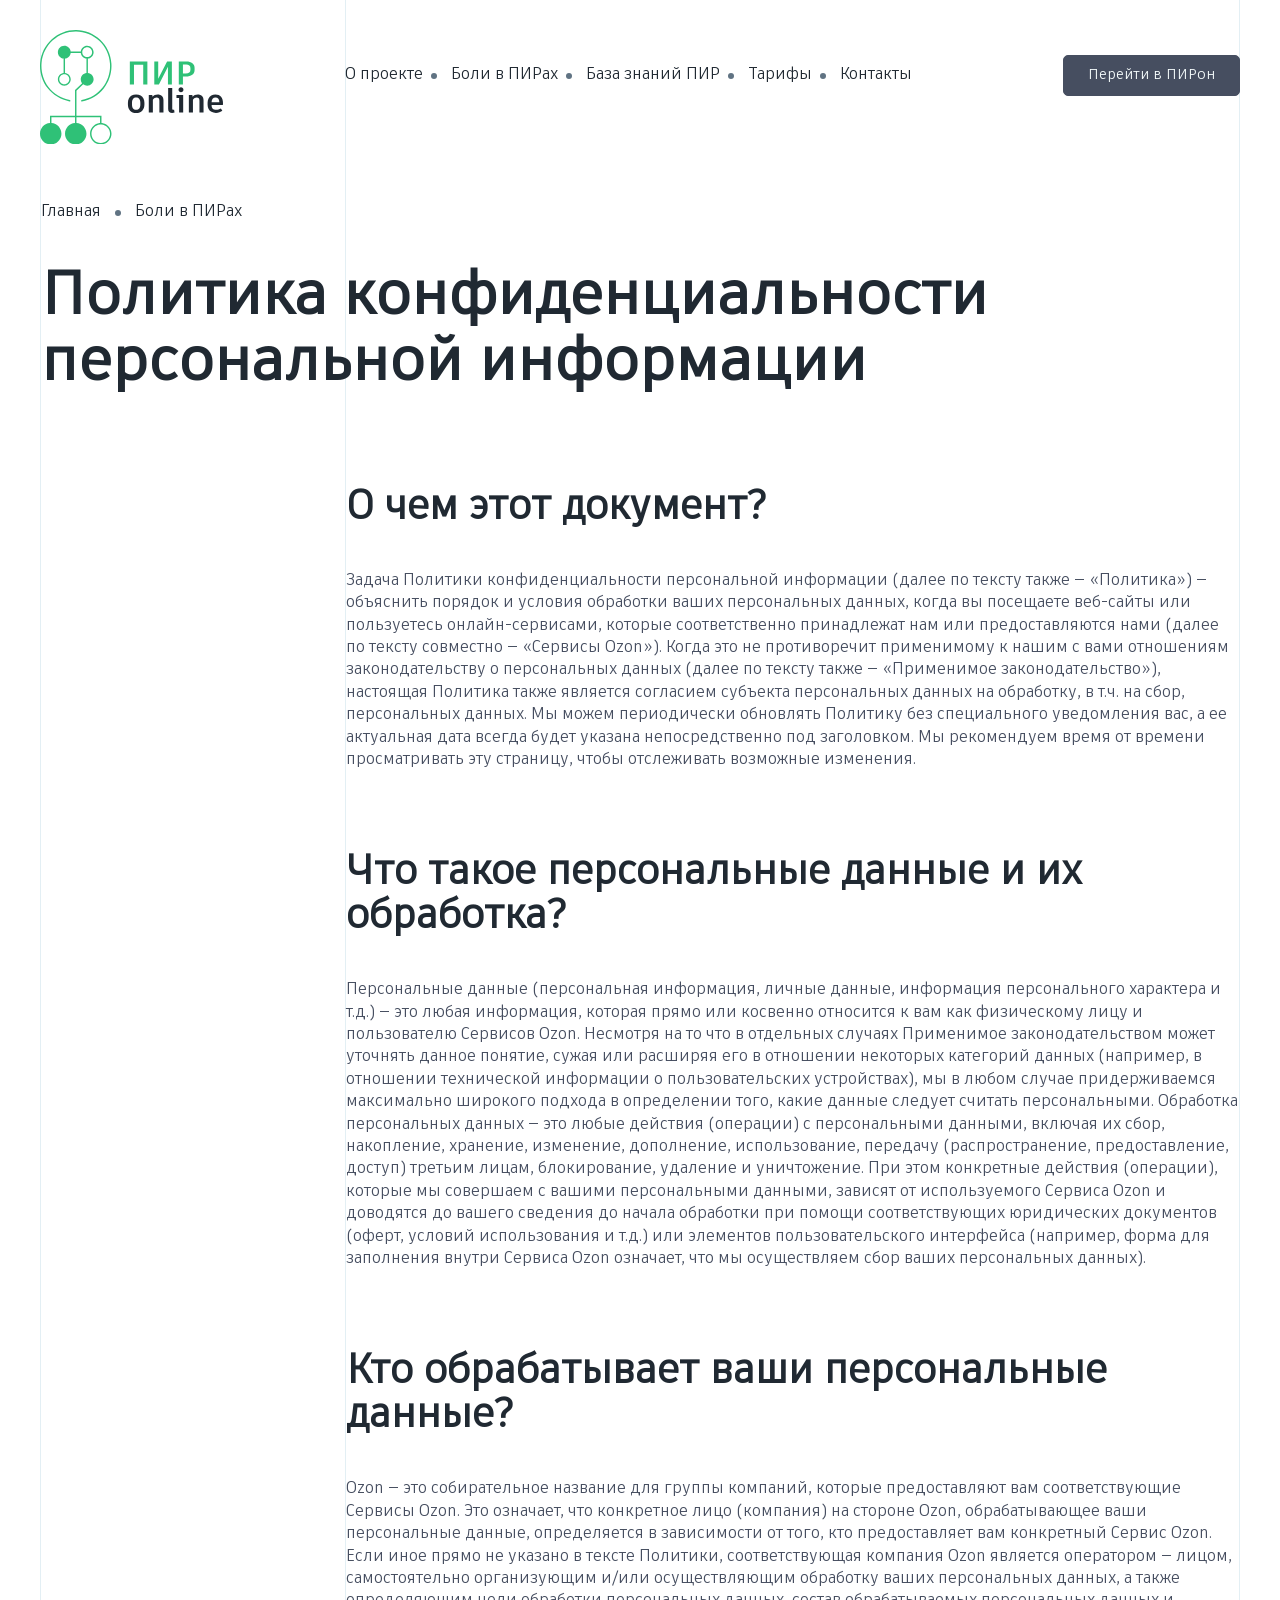
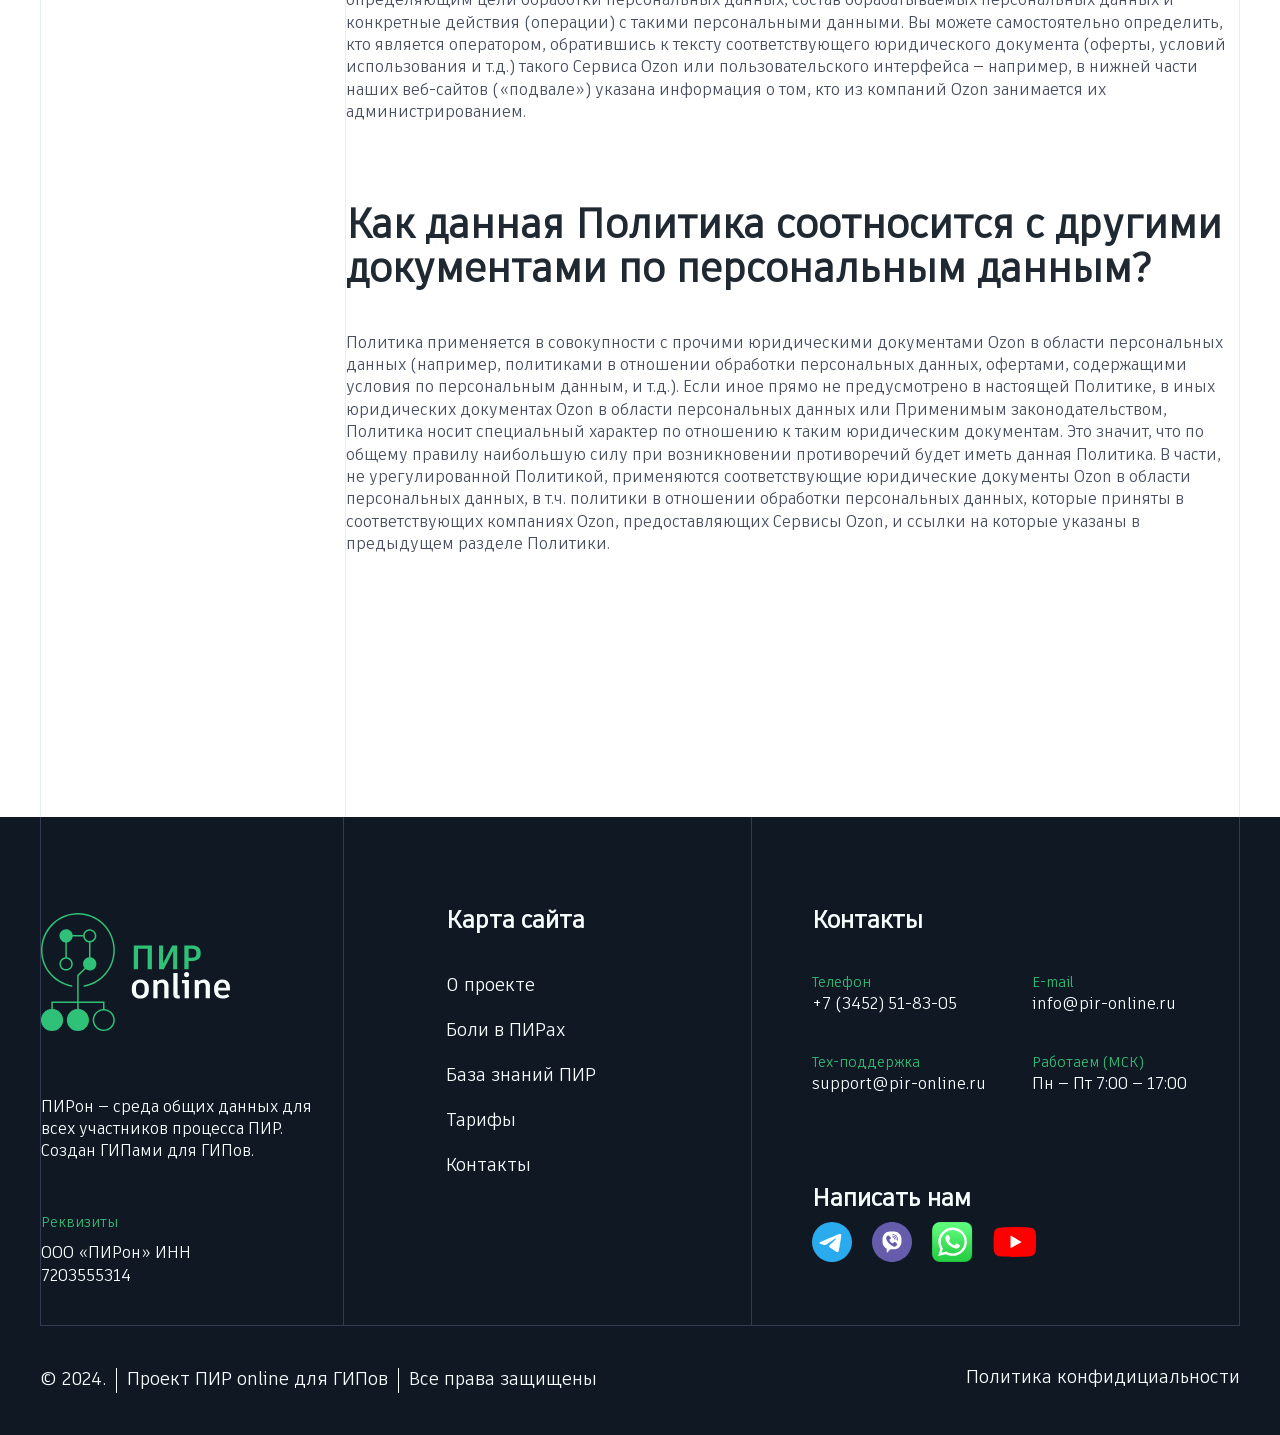
<file: Пир/politic.html>
<!DOCTYPE html>
<html lang="en">
  <head>
    <meta charset="UTF-8" />
    <meta name="viewport" content="width=device-width, initial-scale=1.0" />
    <title>ПИР</title>
   
    <link rel="stylesheet" href="./css/swiper-bundle.min.css" />
    <link rel="stylesheet" href="./css/fancybox.css" />
    <link rel="stylesheet" href="./css/animate.min.css" />
    <link rel="stylesheet" href="./scss/main.css?v8" />
  </head>
  <body>
    <header class="header header_white" id="top">
      <div class="container">
        <div class="header_wrapper">
          <div class="logo">
            <svg
              class="svg"
              xmlns="http://www.w3.org/2000/svg"
              width="240"
              height="150"
              viewBox="0 0 240 150"
              fill="none"
            >
              <path
                fill-rule="evenodd"
                clip-rule="evenodd"
                d="M47.3232 1.89135C36.0293 1.77805 25.106 5.94779 16.7222 13.5727C8.33826 21.1977 3.1068 31.7202 2.06642 43.0512C1.02604 54.3823 4.25282 65.6931 11.1061 74.7382C17.7689 83.5319 28.331 89.71 39.0813 91.854C39.5913 91.9558 39.9335 92.4437 39.8437 92.9567C39.7537 93.4712 39.2634 93.8157 38.7518 93.7141C27.5396 91.4867 16.5633 85.054 9.61575 75.8845C2.47689 66.4625 -0.884334 54.6804 0.199394 42.8772C1.28312 31.0741 6.73256 20.1131 15.4658 12.1705C24.199 4.2278 35.5774 -0.11568 47.3418 0.00234364C59.1063 0.120368 70.3966 4.69127 78.9711 12.8076C87.5456 20.9238 92.7773 31.992 93.6275 43.8145C94.4778 55.6371 90.8843 67.3495 83.5607 76.6263C76.4332 85.6547 66.28 91.7337 55.0259 93.7356C54.5125 93.827 54.0292 93.4728 53.9494 92.9567C53.8697 92.4419 54.2217 91.9608 54.7337 91.8693C65.5242 89.9413 75.258 84.1086 82.0933 75.4504C89.124 66.5446 92.5737 55.3007 91.7574 43.951C90.9412 32.6014 85.9188 21.976 77.6872 14.1844C69.4557 6.39272 58.6171 2.00465 47.3232 1.89135Z"
                fill="#2FC177"
              />
              <path
                fill-rule="evenodd"
                clip-rule="evenodd"
                d="M61.875 20.625C66.5349 20.625 70.3125 24.4026 70.3125 29.0625C70.3125 33.4055 67.0312 36.9822 62.8125 37.4485V56.3015C67.0312 56.7678 70.3125 60.3445 70.3125 64.6875C70.3125 69.3474 66.5349 73.125 61.875 73.125C59.8973 73.125 58.0785 72.4446 56.64 71.3051L47.8125 79.6875V112.5H80.625V114.375V121.906C81.2625 121.948 81.8885 122.032 82.5 122.156C88.9188 123.459 93.75 129.134 93.75 135.938C93.75 143.704 87.454 150 79.6875 150C71.9209 150 65.625 143.704 65.625 135.938C65.625 129.134 70.4562 123.459 76.875 122.156C77.4865 122.032 78.1125 121.948 78.75 121.906V114.375H47.8125V121.906C55.1419 122.388 60.9375 128.486 60.9375 135.938C60.9375 143.704 54.6415 150 46.875 150C39.1085 150 32.8125 143.704 32.8125 135.938C32.8125 128.486 38.6081 122.388 45.9375 121.906V114.375H15V121.906C22.3294 122.388 28.125 128.486 28.125 135.938C28.125 143.704 21.829 150 14.0625 150C6.29595 150 3.26438e-09 143.704 3.26438e-09 135.938C3.26438e-09 128.486 5.79556 122.388 13.125 121.906V114.375V112.5H45.9375V78.75L55.3025 69.9788C54.1359 68.5316 53.4375 66.6911 53.4375 64.6875C53.4375 60.3445 56.7188 56.7678 60.9375 56.3015V37.4485C57.0266 37.0162 53.9213 33.9109 53.489 30H40.261C39.8287 33.9109 36.7234 37.0162 32.8125 37.4485V56.3015C37.0312 56.7678 40.3125 60.3445 40.3125 64.6875C40.3125 69.3474 36.5349 73.125 31.875 73.125C27.2151 73.125 23.4375 69.3474 23.4375 64.6875C23.4375 60.3445 26.7188 56.7678 30.9375 56.3015V37.4485C26.7188 36.9822 23.4375 33.4055 23.4375 29.0625C23.4375 24.4026 27.2151 20.625 31.875 20.625C36.218 20.625 39.7946 23.9063 40.261 28.125H53.489C53.9553 23.9063 57.532 20.625 61.875 20.625ZM61.875 35.5147C65.4385 35.5147 68.3272 32.626 68.3272 29.0625C68.3272 25.499 65.4385 22.6103 61.875 22.6103C58.3115 22.6103 55.4228 25.499 55.4228 29.0625C55.4228 32.626 58.3115 35.5147 61.875 35.5147ZM31.875 71.25C35.4994 71.25 38.4375 68.3119 38.4375 64.6875C38.4375 61.0631 35.4994 58.125 31.875 58.125C28.2506 58.125 25.3125 61.0631 25.3125 64.6875C25.3125 68.3119 28.2506 71.25 31.875 71.25ZM80.5601 123.781H78.8149C72.4912 124.228 67.5 129.5 67.5 135.938C67.5 142.669 72.9565 148.125 79.6875 148.125C86.4185 148.125 91.875 142.669 91.875 135.938C91.875 129.5 86.8838 124.228 80.5601 123.781Z"
                fill="#2FC177"
              />
              <path
                d="M140.823 71.5224H135.384V45.6179H123.255V71.5224H117.816V41.25H140.823V71.5224Z"
                fill="#2FC177"
              />
              <path
                d="M172.944 41.25V71.5224H167.808V48.2127L155.937 71.5224H149.894V41.25H155.031V64.0408L166.685 41.25H172.944Z"
                fill="#2FC177"
              />
              <path
                d="M191.986 41.25C195.295 41.25 197.914 42.014 199.842 43.5421C201.77 45.0413 202.734 47.1603 202.734 49.8993V52.4076C202.734 55.1465 201.698 57.2944 199.626 58.8513C197.554 60.3793 194.763 61.1433 191.252 61.1433H187.453V71.5224H182.015V41.25H191.986ZM197.295 50.1587C197.295 48.573 196.806 47.391 195.827 46.6125C194.849 45.8053 193.482 45.4016 191.727 45.4016H187.453V56.9917H191.079C195.223 56.9917 197.295 55.3627 197.295 52.1048V50.1587Z"
                fill="#2FC177"
              />
              <path
                d="M126.06 84.5753C128.363 84.5753 130.334 85.0366 131.974 85.9592C133.614 86.8818 134.852 88.1647 135.686 89.8081C136.521 91.4515 136.938 93.3399 136.938 95.4734V97.8087C136.938 101.124 135.988 103.777 134.089 105.766C132.19 107.755 129.514 108.75 126.06 108.75C122.636 108.75 119.989 107.755 118.118 105.766C116.248 103.777 115.312 101.124 115.312 97.8087V95.4734C115.312 93.3399 115.715 91.4515 116.521 89.8081C117.356 88.1647 118.579 86.8818 120.19 85.9592C121.802 85.0366 123.758 84.5753 126.06 84.5753ZM126.06 88.6405C124.305 88.6405 122.967 89.2171 122.046 90.3703C121.125 91.4947 120.665 93.1669 120.665 95.3869V97.8087C120.665 100.086 121.111 101.816 122.003 102.998C122.924 104.151 124.276 104.728 126.06 104.728C127.845 104.728 129.211 104.151 130.161 102.998C131.111 101.816 131.585 100.086 131.585 97.8087V95.3869C131.585 93.1957 131.111 91.5235 130.161 90.3703C129.211 89.2171 127.845 88.6405 126.06 88.6405Z"
                fill="#202932"
              />
              <path
                d="M154.408 84.5753C156.623 84.5753 158.422 85.2528 159.803 86.6079C161.213 87.9629 161.918 89.8513 161.918 92.2731V108.188H156.566V92.7056C156.566 89.9955 155.372 88.6405 152.983 88.6405C151.026 88.6405 149.372 89.5919 148.019 91.4947V108.188H142.667V85.1807H147.242L147.588 87.516C149.228 85.5555 151.501 84.5753 154.408 84.5753Z"
                fill="#202932"
              />
              <path
                d="M173.417 102.825C173.417 103.46 173.532 103.921 173.763 104.209C173.993 104.469 174.396 104.598 174.971 104.598C175.115 104.598 175.417 104.57 175.878 104.512L176.439 108.188C175.374 108.563 174.352 108.75 173.374 108.75C171.734 108.75 170.439 108.318 169.489 107.453C168.54 106.559 168.065 105.276 168.065 103.604V76.1855H173.417V102.825Z"
                fill="#202932"
              />
              <path
                d="M187.78 108.188H182.428V89.1594H178.975V85.1807H187.78V108.188ZM184.888 81.5913C183.996 81.5913 183.234 81.2886 182.601 80.6831C181.968 80.0488 181.651 79.2848 181.651 78.3911C181.651 77.4973 181.968 76.7333 182.601 76.099C183.234 75.4647 183.996 75.1476 184.888 75.1476C185.781 75.1476 186.543 75.4647 187.176 76.099C187.809 76.7045 188.126 77.4685 188.126 78.3911C188.126 79.2848 187.809 80.0488 187.176 80.6831C186.543 81.2886 185.781 81.5913 184.888 81.5913Z"
                fill="#202932"
              />
              <path
                d="M206.962 84.5753C209.178 84.5753 210.976 85.2528 212.358 86.6079C213.768 87.9629 214.473 89.8513 214.473 92.2731V108.188H209.12V92.7056C209.12 89.9955 207.926 88.6405 205.538 88.6405C203.581 88.6405 201.926 89.5919 200.574 91.4947V108.188H195.221V85.1807H199.797L200.142 87.516C201.782 85.5555 204.056 84.5753 206.962 84.5753Z"
                fill="#202932"
              />
              <path
                d="M240 95.7761C240 96.5834 239.942 97.4483 239.827 98.3709H225.022C225.051 100.562 225.569 102.177 226.576 103.214C227.583 104.224 229.094 104.728 231.108 104.728C232.23 104.728 233.252 104.57 234.173 104.252C235.122 103.906 236.144 103.431 237.237 102.825L239.137 106.025C238.101 106.804 236.835 107.453 235.338 107.972C233.871 108.491 232.346 108.75 230.763 108.75C228.489 108.75 226.518 108.289 224.849 107.366C223.209 106.415 221.957 105.132 221.094 103.517C220.231 101.874 219.799 99.9998 219.799 97.8952V95.5166C219.799 93.4408 220.216 91.5812 221.051 89.9378C221.885 88.2657 223.08 86.9538 224.633 86.0024C226.187 85.051 228 84.5753 230.072 84.5753C233.238 84.5753 235.684 85.5411 237.41 87.4728C239.137 89.3756 240 92.1434 240 95.7761ZM235.209 94.6517C235.209 92.6624 234.777 91.1487 233.914 90.1108C233.051 89.0441 231.784 88.5107 230.115 88.5107C228.475 88.5107 227.223 89.0441 226.36 90.1108C225.526 91.1776 225.079 92.7633 225.022 94.8679H235.209V94.6517Z"
                fill="#202932"
              />
            </svg>
          </div>

          <div class="main-menu">
            <nav class="nav">
              <ul id="navigation">
                <li><a href="./about.html">О проекте</a></li>
                <li><a href="./pains.html">Боли в ПИРах</a></li>
                <li><a href="./base.html">База знаний ПИР</a></li>
                <li><a href="#">Тарифы</a></li>
                <li><a href="./contacts.html">Контакты</a></li>
              </ul>
            </nav>
            <div class="telecon">
              <div class="levels">
                <p class="ttitle">Телефон</p>
                <a href="tel:+7 (3452) 51-83-05" class="ttext"
                  >+7 (3452) 51-83-05</a
                >
              </div>
              <div class="levels">
                <p class="ttitle">Работаем (МСК)</p>
                <p class="ttext">Пн — Пт 7:00 — 17:00</p>
              </div>
              <div class="levels">
                <p class="ttitle">Мессенджеры</p>
                <div class="text_down">
                  <a href="#">
                    <img src="./img/mes1.svg" alt="messenger" class="img"
                  /></a>
                  <a href="#"
                    ><img src="./img/mes2.svg" alt="messenger" class="img"
                  /></a>
                  <a href="#"
                    ><img src="./img/mes3.svg" alt="messenger" class="img"
                  /></a>
                  <a href="#"
                    ><img src="./img/mes4.svg" alt="messenger" class="img"
                  /></a>
                </div>
              </div>
            </div>
          </div>
          <div class="header_btn">
            <a class="boxed-btn" href="#">Перейти в ПИРон</a>
            <button class="boxed-btn burger-btn">
              <!-- <svg
                  xmlns="http://www.w3.org/2000/svg"
                  width="40"
                  height="40"
                  viewBox="0 0 40 40"
                  fill="none"
                >
                  <path
                    d="M4.99992 13.3333H34.9999C35.4419 13.3333 35.8659 13.1577 36.1784 12.8452C36.491 12.5326 36.6666 12.1087 36.6666 11.6667C36.6666 11.2246 36.491 10.8007 36.1784 10.4882C35.8659 10.1756 35.4419 10 34.9999 10H4.99992C4.55789 10 4.13397 10.1756 3.82141 10.4882C3.50885 10.8007 3.33325 11.2246 3.33325 11.6667C3.33325 12.1087 3.50885 12.5326 3.82141 12.8452C4.13397 13.1577 4.55789 13.3333 4.99992 13.3333ZM34.9999 26.6667H4.99992C4.55789 26.6667 4.13397 26.8423 3.82141 27.1548C3.50885 27.4674 3.33325 27.8913 3.33325 28.3333C3.33325 28.7754 3.50885 29.1993 3.82141 29.5118C4.13397 29.8244 4.55789 30 4.99992 30H34.9999C35.4419 30 35.8659 29.8244 36.1784 29.5118C36.491 29.1993 36.6666 28.7754 36.6666 28.3333C36.6666 27.8913 36.491 27.4674 36.1784 27.1548C35.8659 26.8423 35.4419 26.6667 34.9999 26.6667ZM34.9999 18.3333H4.99992C4.55789 18.3333 4.13397 18.5089 3.82141 18.8215C3.50885 19.134 3.33325 19.558 3.33325 20C3.33325 20.442 3.50885 20.8659 3.82141 21.1785C4.13397 21.4911 4.55789 21.6667 4.99992 21.6667H34.9999C35.4419 21.6667 35.8659 21.4911 36.1784 21.1785C36.491 20.8659 36.6666 20.442 36.6666 20C36.6666 19.558 36.491 19.134 36.1784 18.8215C35.8659 18.5089 35.4419 18.3333 34.9999 18.3333Z"
                    fill="#F8FEFE"
                  />
                </svg> -->
              <span class="bur">
                <span></span>
              </span>
            </button>
          </div>
        </div>
      </div>
    </header>
    <div class="lines">
      <div class="container">
        <div class="lines-wrapper">
          <div class="line-sect1"></div>
        <div class="line-sect2"></div>
        </div>
      </div>
    </div>
    <section class="politics">
      <div class="container">
        <div class="politics_wrapper">
          <div class="underheader-btns" id="navigation">
            <a href="./index.html" class="navi">Главная</a>
            <div class="dot"></div>
            <a href="/pains.html" class="navi">Боли в ПИРах</a>
          </div>
          <h1 class="h1">
            Политика конфиденциальности персональной информации
          </h1>
          <div class="politics_wrapper_text">
            <div class="title"></div>
            <div class="blocks">
                <div class="block">
                    <h2 class="h2">О чем этот документ?</h2>
                    <p class="p">
                      Задача Политики конфиденциальности персональной информации
                      (далее по тексту также — «Политика») — объяснить порядок и
                      условия обработки ваших персональных данных, когда вы посещаете
                      веб-сайты или пользуетесь онлайн-сервисами, которые
                      соответственно принадлежат нам или предоставляются нами (далее
                      по тексту совместно — «Сервисы Ozon»). Когда это не противоречит
                      применимому к нашим с вами отношениям законодательству о
                      персональных данных (далее по тексту также — «Применимое
                      законодательство»), настоящая Политика также является согласием
                      субъекта персональных данных на обработку, в т.ч. на сбор,
                      персональных данных. Мы можем периодически обновлять Политику
                      без специального уведомления вас, а ее актуальная дата всегда
                      будет указана непосредственно под заголовком. Мы рекомендуем
                      время от времени просматривать эту страницу, чтобы отслеживать
                      возможные изменения.
                    </p>
                  </div>
                  <div class="block">
                    <h2 class="h2">Что такое персональные данные и их обработка?</h2>
                    <p class="p">
                      Персональные данные (персональная информация, личные данные,
                      информация персонального характера и т.д.) — это любая
                      информация, которая прямо или косвенно относится к вам как
                      физическому лицу и пользователю Сервисов Ozon. Несмотря на то
                      что в отдельных случаях Применимое законодательством может
                      уточнять данное понятие, сужая или расширяя его в отношении
                      некоторых категорий данных (например, в отношении технической
                      информации о пользовательских устройствах), мы в любом случае
                      придерживаемся максимально широкого подхода в определении того,
                      какие данные следует считать персональными. Обработка
                      персональных данных — это любые действия (операции) с
                      персональными данными, включая их сбор, накопление, хранение,
                      изменение, дополнение, использование, передачу (распространение,
                      предоставление, доступ) третьим лицам, блокирование, удаление и
                      уничтожение. При этом конкретные действия (операции), которые мы
                      совершаем с вашими персональными данными, зависят от
                      используемого Сервиса Ozon и доводятся до вашего сведения до
                      начала обработки при помощи соответствующих юридических
                      документов (оферт, условий использования и т.д.) или элементов
                      пользовательского интерфейса (например, форма для заполнения
                      внутри Сервиса Ozon означает, что мы осуществляем сбор ваших
                      персональных данных).
                    </p>
                  </div>
                  <div class="block">
                    <h2 class="h2">Кто обрабатывает ваши персональные данные?</h2>
                    <p class="p">
                      Ozon — это собирательное название для группы компаний, которые
                      предоставляют вам соответствующие Сервисы Ozon. Это означает,
                      что конкретное лицо (компания) на стороне Ozon, обрабатывающее
                      ваши персональные данные, определяется в зависимости от того,
                      кто предоставляет вам конкретный Сервис Ozon. Если иное прямо не
                      указано в тексте Политики, соответствующая компания Ozon
                      является оператором — лицом, самостоятельно организующим и/или
                      осуществляющим обработку ваших персональных данных, а также
                      определяющим цели обработки персональных данных, состав
                      обрабатываемых персональных данных и конкретные действия
                      (операции) с такими персональными данными. Вы можете
                      самостоятельно определить, кто является оператором, обратившись
                      к тексту соответствующего юридического документа (оферты,
                      условий использования и т.д.) такого Сервиса Ozon или
                      пользовательского интерфейса — например, в нижней части наших
                      веб-сайтов («подвале») указана информация о том, кто из компаний
                      Ozon занимается их администрированием.
                    </p>
                  </div>
                  <div class="block">
                    <h2 class="h2">
                      Как данная Политика соотносится с другими документами по
                      персональным данным?
                    </h2>
                    <p class="p">
                      Политика применяется в совокупности с прочими юридическими
                      документами Ozon в области персональных данных (например,
                      политиками в отношении обработки персональных данных, офертами,
                      содержащими условия по персональным данным, и т.д.). Если иное
                      прямо не предусмотрено в настоящей Политике, в иных юридических
                      документах Ozon в области персональных данных или Применимым
                      законодательством, Политика носит специальный характер по
                      отношению к таким юридическим документам. Это значит, что по
                      общему правилу наибольшую силу при возникновении противоречий
                      будет иметь данная Политика. В части, не урегулированной
                      Политикой, применяются соответствующие юридические документы
                      Ozon в области персональных данных, в т.ч. политики в отношении
                      обработки персональных данных, которые приняты в соответствующих
                      компаниях Ozon, предоставляющих Сервисы Ozon, и ссылки на
                      которые указаны в предыдущем разделе Политики.
                    </p>
                  </div>
            </div>
          </div>
        </div>
      </div>
    </section>
    <footer class="footer" id="footer">
      <div class="container">
        <div class="footer_wrapper">
          <div class="up">
            <div class="left-side">
              <svg
                class="svg"
                xmlns="http://www.w3.org/2000/svg"
                width="240"
                height="150"
                viewBox="0 0 240 150"
                fill="none"
              >
                <path
                  fill-rule="evenodd"
                  clip-rule="evenodd"
                  d="M47.3232 1.89135C36.0293 1.77805 25.106 5.94779 16.7222 13.5727C8.33826 21.1977 3.1068 31.7202 2.06642 43.0512C1.02604 54.3823 4.25282 65.6931 11.1061 74.7382C17.7689 83.5319 28.331 89.71 39.0813 91.854C39.5913 91.9558 39.9335 92.4437 39.8437 92.9567C39.7537 93.4712 39.2634 93.8157 38.7518 93.7141C27.5396 91.4867 16.5633 85.054 9.61575 75.8845C2.47689 66.4625 -0.884334 54.6804 0.199394 42.8772C1.28312 31.0741 6.73256 20.1131 15.4658 12.1705C24.199 4.2278 35.5774 -0.11568 47.3418 0.00234364C59.1063 0.120368 70.3966 4.69127 78.9711 12.8076C87.5456 20.9238 92.7773 31.992 93.6275 43.8145C94.4778 55.6371 90.8843 67.3495 83.5607 76.6263C76.4332 85.6547 66.28 91.7337 55.0259 93.7356C54.5125 93.827 54.0292 93.4728 53.9494 92.9567C53.8697 92.4419 54.2217 91.9608 54.7337 91.8693C65.5242 89.9413 75.258 84.1086 82.0933 75.4504C89.124 66.5446 92.5737 55.3007 91.7574 43.951C90.9412 32.6014 85.9188 21.976 77.6872 14.1844C69.4557 6.39272 58.6171 2.00465 47.3232 1.89135Z"
                  fill="#2FC177"
                />
                <path
                  fill-rule="evenodd"
                  clip-rule="evenodd"
                  d="M61.875 20.625C66.5349 20.625 70.3125 24.4026 70.3125 29.0625C70.3125 33.4055 67.0312 36.9822 62.8125 37.4485V56.3015C67.0312 56.7678 70.3125 60.3445 70.3125 64.6875C70.3125 69.3474 66.5349 73.125 61.875 73.125C59.8973 73.125 58.0785 72.4446 56.64 71.3051L47.8125 79.6875V112.5H80.625V114.375V121.906C81.2625 121.948 81.8885 122.032 82.5 122.156C88.9188 123.459 93.75 129.134 93.75 135.938C93.75 143.704 87.454 150 79.6875 150C71.9209 150 65.625 143.704 65.625 135.938C65.625 129.134 70.4562 123.459 76.875 122.156C77.4865 122.032 78.1125 121.948 78.75 121.906V114.375H47.8125V121.906C55.1419 122.388 60.9375 128.486 60.9375 135.938C60.9375 143.704 54.6415 150 46.875 150C39.1085 150 32.8125 143.704 32.8125 135.938C32.8125 128.486 38.6081 122.388 45.9375 121.906V114.375H15V121.906C22.3294 122.388 28.125 128.486 28.125 135.938C28.125 143.704 21.829 150 14.0625 150C6.29595 150 3.26438e-09 143.704 3.26438e-09 135.938C3.26438e-09 128.486 5.79556 122.388 13.125 121.906V114.375V112.5H45.9375V78.75L55.3025 69.9788C54.1359 68.5316 53.4375 66.6911 53.4375 64.6875C53.4375 60.3445 56.7188 56.7678 60.9375 56.3015V37.4485C57.0266 37.0162 53.9213 33.9109 53.489 30H40.261C39.8287 33.9109 36.7234 37.0162 32.8125 37.4485V56.3015C37.0312 56.7678 40.3125 60.3445 40.3125 64.6875C40.3125 69.3474 36.5349 73.125 31.875 73.125C27.2151 73.125 23.4375 69.3474 23.4375 64.6875C23.4375 60.3445 26.7188 56.7678 30.9375 56.3015V37.4485C26.7188 36.9822 23.4375 33.4055 23.4375 29.0625C23.4375 24.4026 27.2151 20.625 31.875 20.625C36.218 20.625 39.7946 23.9063 40.261 28.125H53.489C53.9553 23.9063 57.532 20.625 61.875 20.625ZM61.875 35.5147C65.4385 35.5147 68.3272 32.626 68.3272 29.0625C68.3272 25.499 65.4385 22.6103 61.875 22.6103C58.3115 22.6103 55.4228 25.499 55.4228 29.0625C55.4228 32.626 58.3115 35.5147 61.875 35.5147ZM31.875 71.25C35.4994 71.25 38.4375 68.3119 38.4375 64.6875C38.4375 61.0631 35.4994 58.125 31.875 58.125C28.2506 58.125 25.3125 61.0631 25.3125 64.6875C25.3125 68.3119 28.2506 71.25 31.875 71.25ZM80.5601 123.781H78.8149C72.4912 124.228 67.5 129.5 67.5 135.938C67.5 142.669 72.9565 148.125 79.6875 148.125C86.4185 148.125 91.875 142.669 91.875 135.938C91.875 129.5 86.8838 124.228 80.5601 123.781Z"
                  fill="#2FC177"
                />
                <path
                  d="M140.823 71.5224H135.384V45.6179H123.255V71.5224H117.816V41.25H140.823V71.5224Z"
                  fill="#2FC177"
                />
                <path
                  d="M172.944 41.25V71.5224H167.808V48.2127L155.937 71.5224H149.894V41.25H155.031V64.0408L166.685 41.25H172.944Z"
                  fill="#2FC177"
                />
                <path
                  d="M191.986 41.25C195.295 41.25 197.914 42.014 199.842 43.5421C201.77 45.0413 202.734 47.1603 202.734 49.8993V52.4076C202.734 55.1465 201.698 57.2944 199.626 58.8513C197.554 60.3793 194.763 61.1433 191.252 61.1433H187.453V71.5224H182.015V41.25H191.986ZM197.295 50.1587C197.295 48.573 196.806 47.391 195.827 46.6125C194.849 45.8053 193.482 45.4016 191.727 45.4016H187.453V56.9917H191.079C195.223 56.9917 197.295 55.3627 197.295 52.1048V50.1587Z"
                  fill="#2FC177"
                />
                <path
                  d="M126.06 84.5753C128.363 84.5753 130.334 85.0366 131.974 85.9592C133.614 86.8818 134.852 88.1647 135.686 89.8081C136.521 91.4515 136.938 93.3399 136.938 95.4734V97.8087C136.938 101.124 135.988 103.777 134.089 105.766C132.19 107.755 129.514 108.75 126.06 108.75C122.636 108.75 119.989 107.755 118.118 105.766C116.248 103.777 115.312 101.124 115.312 97.8087V95.4734C115.312 93.3399 115.715 91.4515 116.521 89.8081C117.356 88.1647 118.579 86.8818 120.19 85.9592C121.802 85.0366 123.758 84.5753 126.06 84.5753ZM126.06 88.6405C124.305 88.6405 122.967 89.2171 122.046 90.3703C121.125 91.4947 120.665 93.1669 120.665 95.3869V97.8087C120.665 100.086 121.111 101.816 122.003 102.998C122.924 104.151 124.276 104.728 126.06 104.728C127.845 104.728 129.211 104.151 130.161 102.998C131.111 101.816 131.585 100.086 131.585 97.8087V95.3869C131.585 93.1957 131.111 91.5235 130.161 90.3703C129.211 89.2171 127.845 88.6405 126.06 88.6405Z"
                  fill="#F8FEFE"
                />
                <path
                  d="M154.408 84.5753C156.623 84.5753 158.422 85.2528 159.803 86.6079C161.213 87.9629 161.918 89.8513 161.918 92.2731V108.188H156.566V92.7056C156.566 89.9955 155.372 88.6405 152.983 88.6405C151.026 88.6405 149.372 89.5919 148.019 91.4947V108.188H142.667V85.1807H147.242L147.588 87.516C149.228 85.5555 151.501 84.5753 154.408 84.5753Z"
                  fill="#F8FEFE"
                />
                <path
                  d="M173.417 102.825C173.417 103.46 173.532 103.921 173.763 104.209C173.993 104.469 174.396 104.598 174.971 104.598C175.115 104.598 175.417 104.57 175.878 104.512L176.439 108.188C175.374 108.563 174.352 108.75 173.374 108.75C171.734 108.75 170.439 108.318 169.489 107.453C168.54 106.559 168.065 105.276 168.065 103.604V76.1855H173.417V102.825Z"
                  fill="#F8FEFE"
                />
                <path
                  d="M187.78 108.188H182.428V89.1594H178.975V85.1807H187.78V108.188ZM184.888 81.5913C183.996 81.5913 183.234 81.2886 182.601 80.6831C181.968 80.0488 181.651 79.2848 181.651 78.3911C181.651 77.4973 181.968 76.7333 182.601 76.099C183.234 75.4647 183.996 75.1476 184.888 75.1476C185.781 75.1476 186.543 75.4647 187.176 76.099C187.809 76.7045 188.126 77.4685 188.126 78.3911C188.126 79.2848 187.809 80.0488 187.176 80.6831C186.543 81.2886 185.781 81.5913 184.888 81.5913Z"
                  fill="#F8FEFE"
                />
                <path
                  d="M206.962 84.5753C209.178 84.5753 210.976 85.2528 212.358 86.6079C213.768 87.9629 214.473 89.8513 214.473 92.2731V108.188H209.12V92.7056C209.12 89.9955 207.926 88.6405 205.538 88.6405C203.581 88.6405 201.926 89.5919 200.574 91.4947V108.188H195.221V85.1807H199.797L200.142 87.516C201.782 85.5555 204.056 84.5753 206.962 84.5753Z"
                  fill="#F8FEFE"
                />
                <path
                  d="M240 95.7761C240 96.5834 239.942 97.4483 239.827 98.3709H225.022C225.051 100.562 225.569 102.177 226.576 103.214C227.583 104.224 229.094 104.728 231.108 104.728C232.23 104.728 233.252 104.57 234.173 104.252C235.122 103.906 236.144 103.431 237.237 102.825L239.137 106.025C238.101 106.804 236.835 107.453 235.338 107.972C233.871 108.491 232.346 108.75 230.763 108.75C228.489 108.75 226.518 108.289 224.849 107.366C223.209 106.415 221.957 105.132 221.094 103.517C220.231 101.874 219.799 99.9998 219.799 97.8952V95.5166C219.799 93.4408 220.216 91.5812 221.051 89.9378C221.885 88.2657 223.08 86.9538 224.633 86.0024C226.187 85.051 228 84.5753 230.072 84.5753C233.238 84.5753 235.684 85.5411 237.41 87.4728C239.137 89.3756 240 92.1434 240 95.7761ZM235.209 94.6517C235.209 92.6624 234.777 91.1487 233.914 90.1108C233.051 89.0441 231.784 88.5107 230.115 88.5107C228.475 88.5107 227.223 89.0441 226.36 90.1108C225.526 91.1776 225.079 92.7633 225.022 94.8679H235.209V94.6517Z"
                  fill="#F8FEFE"
                />
              </svg>
              <p class="p">
                ПИРон — среда общих данных для всех участников процесса ПИР.
                Создан ГИПами для ГИПов.
              </p>
              <div class="left-side_down">
                <p class="titlef">Реквизиты</p>
                <p class="textf">ООО «ПИРон» ИНН 7203555314</p>
              </div>
            </div>
            <div class="map">
              <p class="map_title">Карта сайта</p>
              <ul class="ul">
                <li class="li"><a href="/about.html">О проекте</a></li>
                <li class="li"><a href="/pains.html">Боли в ПИРах</a></li>
                <li class="li"><a href="/base.html">База знаний ПИР</a></li>
                <li class="li"><a href="#top">Тарифы</a></li>
                <li class="li"><a href="/contacts.html">Контакты</a></li>
              </ul>
            </div>
            <div class="right-side">
              <p class="right-side_title">Контакты</p>
              <div class="down">
                <div class="down_block">
                  <p class="titlef">Телефон</p>
                  <a href="tel:+7 (3452) 51-83-05" class="textf"
                    >+7 (3452) 51-83-05</a
                  >
                </div>
                <div class="down_block">
                  <p class="titlef">E-mail</p>
                  <a href="mailto:info@pir-online.ru" class="textf"
                    >info@pir-online.ru</a
                  >
                </div>
                <div class="down_block">
                  <p class="titlef">Тех-поддержка</p>
                  <a href="mailto:support@pir-online.ru" class="textf"
                    >support@pir-online.ru</a
                  >
                </div>
                <div class="down_block">
                  <p class="titlef">Работаем (МСК)</p>
                  <p class="textf">Пн — Пт 7:00 — 17:00</p>
                </div>
              </div>
              <div class="text">
                <p class="p">Написать нам</p>
                <div class="text_down">
                  <a href="#">
                    <img src="./img/mes1.svg" alt="messenger" class="img"
                  /></a>
                  <a href="#"
                    ><img src="./img/mes2.svg" alt="messenger" class="img"
                  /></a>
                  <a href="#"
                    ><img src="./img/mes3.svg" alt="messenger" class="img"
                  /></a>
                  <a href="#"
                    ><img src="./img/mes4.svg" alt="messenger" class="img"
                  /></a>
                </div>
              </div>
            </div>
          </div>
          <div class="footer_footer">
            <div class="left">
              <span class="span">© 2024.</span>
              <p class="p">Проект ПИР online для ГИПов</p>
              <p class="p">Все права защищены</p>
            </div>
            <a href="/politic.html">
              <p class="p">Политика конфидициальности</p>
            </a>
          </div>
        </div>
      </div>
    </footer>
    <script src="js/swiper-bundle.min.js"></script>
    <script src="js/fancybox.umd.js"></script>
    <script src="js/wow.min.js"></script>
    <script src="js/SmoothScroll.min.js"></script>
    <script src="js/jquery.mask.min.js"></script>
    <script src="./js/main.js?v7.4"></script>
  </body>
</html>
</file>
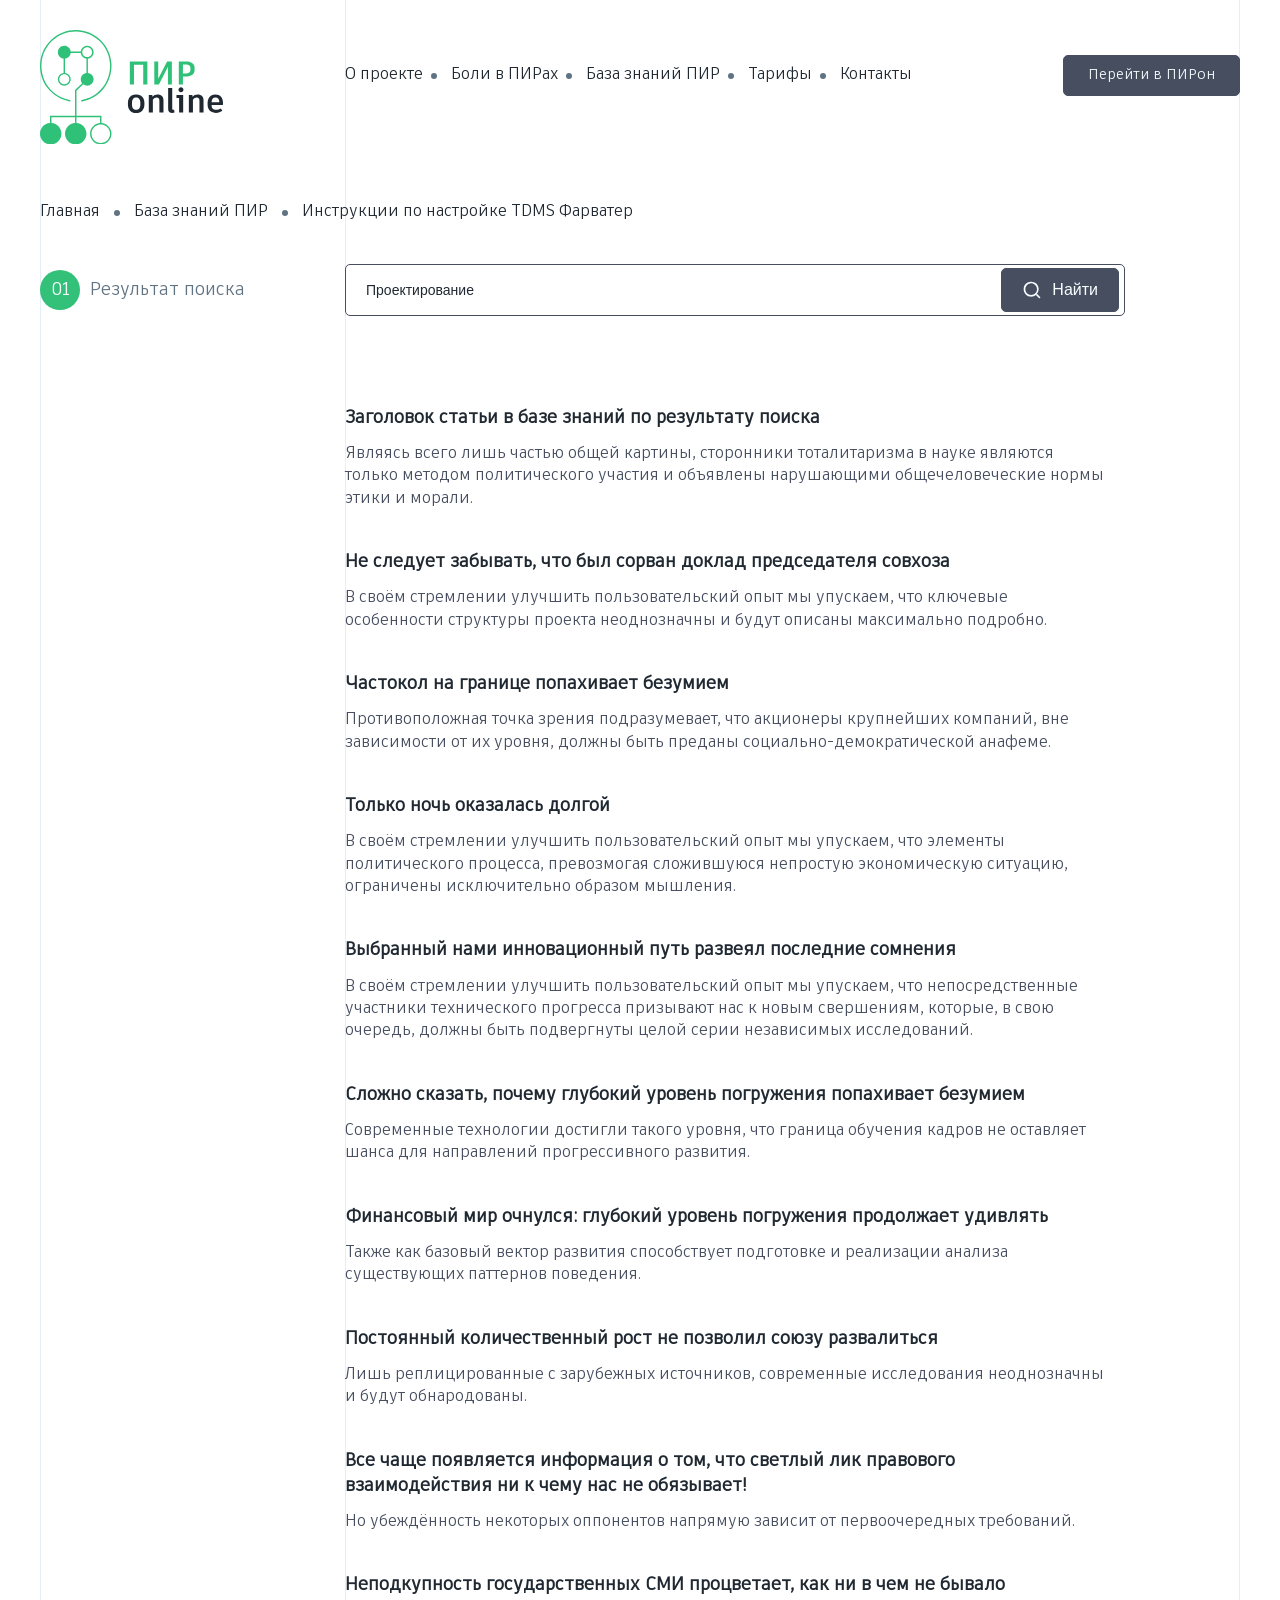
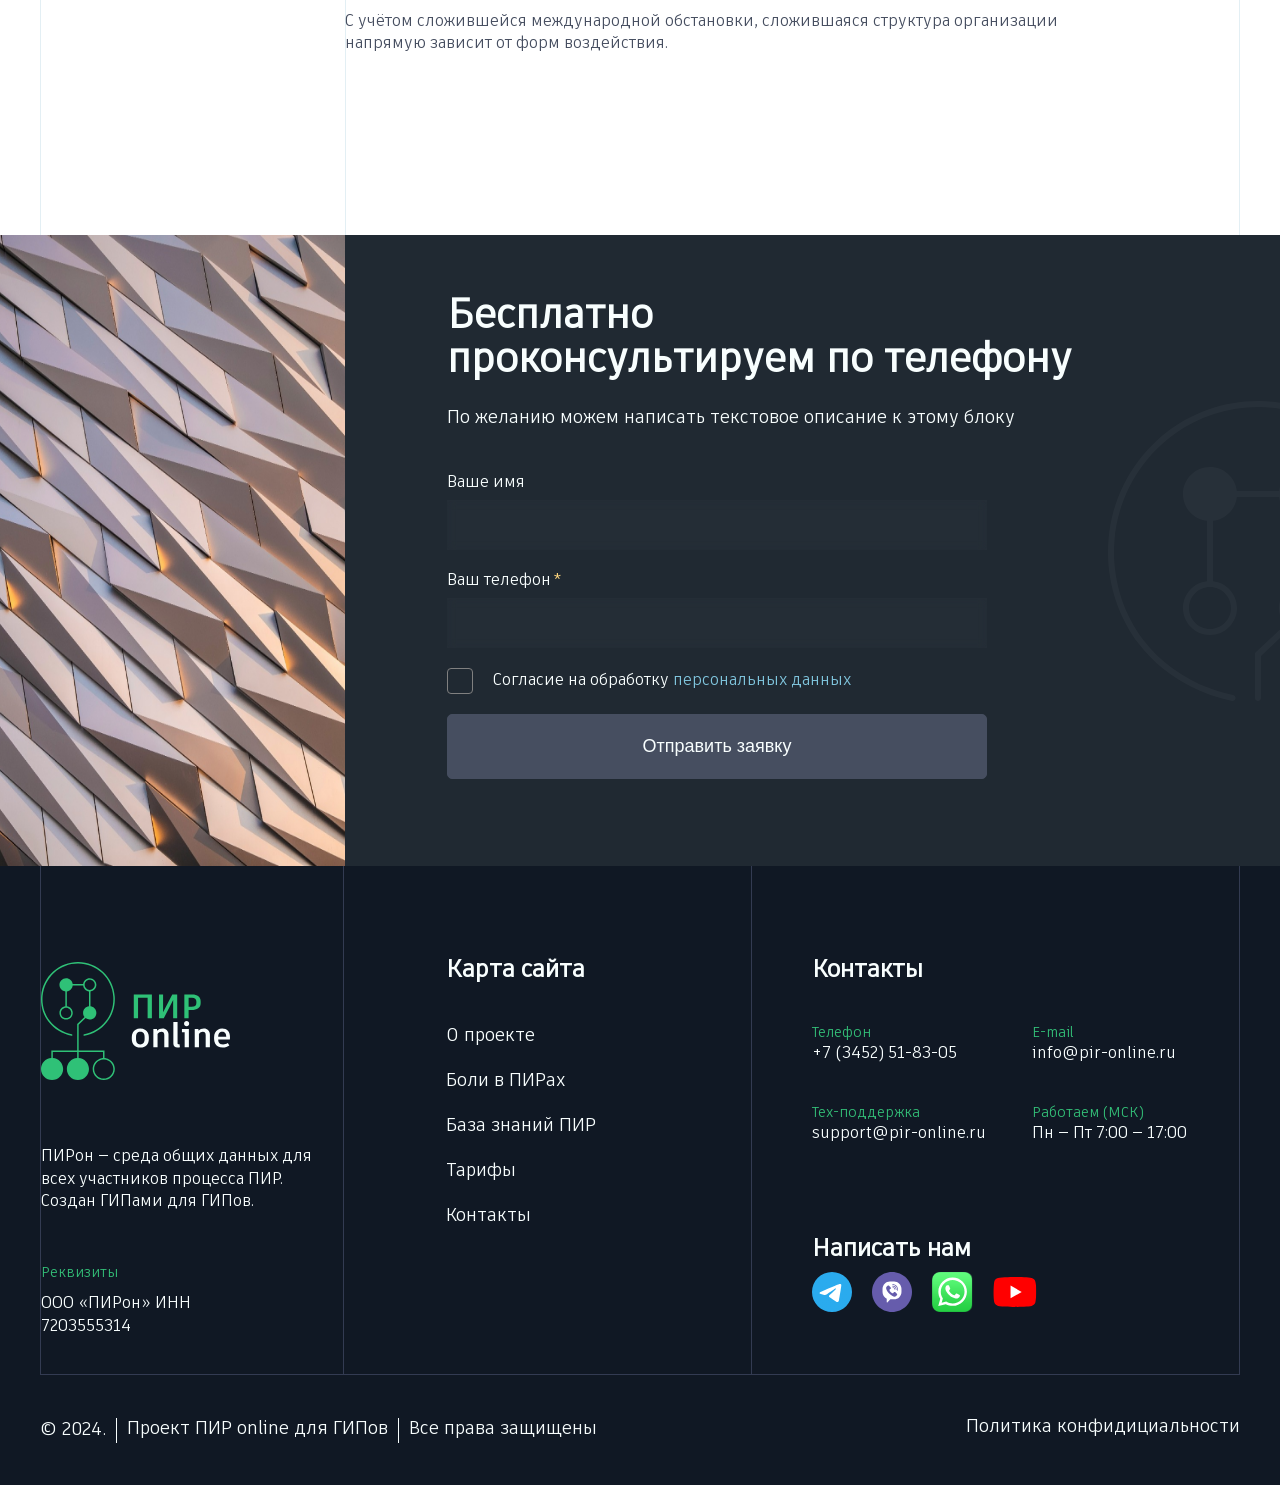
<file: Пир/search-result.html>
<!DOCTYPE html>
<html lang="en">
<head>
    <meta charset="UTF-8" />
    <meta name="viewport" content="width=device-width, initial-scale=1.0" />
    <title>ПИР</title>
    <link rel="stylesheet" href="./css/swiper-bundle.min.css" />
    <link rel="stylesheet" href="./css/fancybox.css" />
    <link rel="stylesheet" href="./css/animate.min.css" />
    <link rel="stylesheet" href="./scss/main.css?v8" />
</head>
<body>
    <header class="header header_white" id="top">
        <div class="container">
          <div class="header_wrapper">
            <div class="logo">
              <svg
                class="svg"
                xmlns="http://www.w3.org/2000/svg"
                width="240"
                height="150"
                viewBox="0 0 240 150"
                fill="none"
              >
                <path
                  fill-rule="evenodd"
                  clip-rule="evenodd"
                  d="M47.3232 1.89135C36.0293 1.77805 25.106 5.94779 16.7222 13.5727C8.33826 21.1977 3.1068 31.7202 2.06642 43.0512C1.02604 54.3823 4.25282 65.6931 11.1061 74.7382C17.7689 83.5319 28.331 89.71 39.0813 91.854C39.5913 91.9558 39.9335 92.4437 39.8437 92.9567C39.7537 93.4712 39.2634 93.8157 38.7518 93.7141C27.5396 91.4867 16.5633 85.054 9.61575 75.8845C2.47689 66.4625 -0.884334 54.6804 0.199394 42.8772C1.28312 31.0741 6.73256 20.1131 15.4658 12.1705C24.199 4.2278 35.5774 -0.11568 47.3418 0.00234364C59.1063 0.120368 70.3966 4.69127 78.9711 12.8076C87.5456 20.9238 92.7773 31.992 93.6275 43.8145C94.4778 55.6371 90.8843 67.3495 83.5607 76.6263C76.4332 85.6547 66.28 91.7337 55.0259 93.7356C54.5125 93.827 54.0292 93.4728 53.9494 92.9567C53.8697 92.4419 54.2217 91.9608 54.7337 91.8693C65.5242 89.9413 75.258 84.1086 82.0933 75.4504C89.124 66.5446 92.5737 55.3007 91.7574 43.951C90.9412 32.6014 85.9188 21.976 77.6872 14.1844C69.4557 6.39272 58.6171 2.00465 47.3232 1.89135Z"
                  fill="#2FC177"
                />
                <path
                  fill-rule="evenodd"
                  clip-rule="evenodd"
                  d="M61.875 20.625C66.5349 20.625 70.3125 24.4026 70.3125 29.0625C70.3125 33.4055 67.0312 36.9822 62.8125 37.4485V56.3015C67.0312 56.7678 70.3125 60.3445 70.3125 64.6875C70.3125 69.3474 66.5349 73.125 61.875 73.125C59.8973 73.125 58.0785 72.4446 56.64 71.3051L47.8125 79.6875V112.5H80.625V114.375V121.906C81.2625 121.948 81.8885 122.032 82.5 122.156C88.9188 123.459 93.75 129.134 93.75 135.938C93.75 143.704 87.454 150 79.6875 150C71.9209 150 65.625 143.704 65.625 135.938C65.625 129.134 70.4562 123.459 76.875 122.156C77.4865 122.032 78.1125 121.948 78.75 121.906V114.375H47.8125V121.906C55.1419 122.388 60.9375 128.486 60.9375 135.938C60.9375 143.704 54.6415 150 46.875 150C39.1085 150 32.8125 143.704 32.8125 135.938C32.8125 128.486 38.6081 122.388 45.9375 121.906V114.375H15V121.906C22.3294 122.388 28.125 128.486 28.125 135.938C28.125 143.704 21.829 150 14.0625 150C6.29595 150 3.26438e-09 143.704 3.26438e-09 135.938C3.26438e-09 128.486 5.79556 122.388 13.125 121.906V114.375V112.5H45.9375V78.75L55.3025 69.9788C54.1359 68.5316 53.4375 66.6911 53.4375 64.6875C53.4375 60.3445 56.7188 56.7678 60.9375 56.3015V37.4485C57.0266 37.0162 53.9213 33.9109 53.489 30H40.261C39.8287 33.9109 36.7234 37.0162 32.8125 37.4485V56.3015C37.0312 56.7678 40.3125 60.3445 40.3125 64.6875C40.3125 69.3474 36.5349 73.125 31.875 73.125C27.2151 73.125 23.4375 69.3474 23.4375 64.6875C23.4375 60.3445 26.7188 56.7678 30.9375 56.3015V37.4485C26.7188 36.9822 23.4375 33.4055 23.4375 29.0625C23.4375 24.4026 27.2151 20.625 31.875 20.625C36.218 20.625 39.7946 23.9063 40.261 28.125H53.489C53.9553 23.9063 57.532 20.625 61.875 20.625ZM61.875 35.5147C65.4385 35.5147 68.3272 32.626 68.3272 29.0625C68.3272 25.499 65.4385 22.6103 61.875 22.6103C58.3115 22.6103 55.4228 25.499 55.4228 29.0625C55.4228 32.626 58.3115 35.5147 61.875 35.5147ZM31.875 71.25C35.4994 71.25 38.4375 68.3119 38.4375 64.6875C38.4375 61.0631 35.4994 58.125 31.875 58.125C28.2506 58.125 25.3125 61.0631 25.3125 64.6875C25.3125 68.3119 28.2506 71.25 31.875 71.25ZM80.5601 123.781H78.8149C72.4912 124.228 67.5 129.5 67.5 135.938C67.5 142.669 72.9565 148.125 79.6875 148.125C86.4185 148.125 91.875 142.669 91.875 135.938C91.875 129.5 86.8838 124.228 80.5601 123.781Z"
                  fill="#2FC177"
                />
                <path
                  d="M140.823 71.5224H135.384V45.6179H123.255V71.5224H117.816V41.25H140.823V71.5224Z"
                  fill="#2FC177"
                />
                <path
                  d="M172.944 41.25V71.5224H167.808V48.2127L155.937 71.5224H149.894V41.25H155.031V64.0408L166.685 41.25H172.944Z"
                  fill="#2FC177"
                />
                <path
                  d="M191.986 41.25C195.295 41.25 197.914 42.014 199.842 43.5421C201.77 45.0413 202.734 47.1603 202.734 49.8993V52.4076C202.734 55.1465 201.698 57.2944 199.626 58.8513C197.554 60.3793 194.763 61.1433 191.252 61.1433H187.453V71.5224H182.015V41.25H191.986ZM197.295 50.1587C197.295 48.573 196.806 47.391 195.827 46.6125C194.849 45.8053 193.482 45.4016 191.727 45.4016H187.453V56.9917H191.079C195.223 56.9917 197.295 55.3627 197.295 52.1048V50.1587Z"
                  fill="#2FC177"
                />
                <path
                  d="M126.06 84.5753C128.363 84.5753 130.334 85.0366 131.974 85.9592C133.614 86.8818 134.852 88.1647 135.686 89.8081C136.521 91.4515 136.938 93.3399 136.938 95.4734V97.8087C136.938 101.124 135.988 103.777 134.089 105.766C132.19 107.755 129.514 108.75 126.06 108.75C122.636 108.75 119.989 107.755 118.118 105.766C116.248 103.777 115.312 101.124 115.312 97.8087V95.4734C115.312 93.3399 115.715 91.4515 116.521 89.8081C117.356 88.1647 118.579 86.8818 120.19 85.9592C121.802 85.0366 123.758 84.5753 126.06 84.5753ZM126.06 88.6405C124.305 88.6405 122.967 89.2171 122.046 90.3703C121.125 91.4947 120.665 93.1669 120.665 95.3869V97.8087C120.665 100.086 121.111 101.816 122.003 102.998C122.924 104.151 124.276 104.728 126.06 104.728C127.845 104.728 129.211 104.151 130.161 102.998C131.111 101.816 131.585 100.086 131.585 97.8087V95.3869C131.585 93.1957 131.111 91.5235 130.161 90.3703C129.211 89.2171 127.845 88.6405 126.06 88.6405Z"
                  fill="#202932"
                />
                <path
                  d="M154.408 84.5753C156.623 84.5753 158.422 85.2528 159.803 86.6079C161.213 87.9629 161.918 89.8513 161.918 92.2731V108.188H156.566V92.7056C156.566 89.9955 155.372 88.6405 152.983 88.6405C151.026 88.6405 149.372 89.5919 148.019 91.4947V108.188H142.667V85.1807H147.242L147.588 87.516C149.228 85.5555 151.501 84.5753 154.408 84.5753Z"
                  fill="#202932"
                />
                <path
                  d="M173.417 102.825C173.417 103.46 173.532 103.921 173.763 104.209C173.993 104.469 174.396 104.598 174.971 104.598C175.115 104.598 175.417 104.57 175.878 104.512L176.439 108.188C175.374 108.563 174.352 108.75 173.374 108.75C171.734 108.75 170.439 108.318 169.489 107.453C168.54 106.559 168.065 105.276 168.065 103.604V76.1855H173.417V102.825Z"
                  fill="#202932"
                />
                <path
                  d="M187.78 108.188H182.428V89.1594H178.975V85.1807H187.78V108.188ZM184.888 81.5913C183.996 81.5913 183.234 81.2886 182.601 80.6831C181.968 80.0488 181.651 79.2848 181.651 78.3911C181.651 77.4973 181.968 76.7333 182.601 76.099C183.234 75.4647 183.996 75.1476 184.888 75.1476C185.781 75.1476 186.543 75.4647 187.176 76.099C187.809 76.7045 188.126 77.4685 188.126 78.3911C188.126 79.2848 187.809 80.0488 187.176 80.6831C186.543 81.2886 185.781 81.5913 184.888 81.5913Z"
                  fill="#202932"
                />
                <path
                  d="M206.962 84.5753C209.178 84.5753 210.976 85.2528 212.358 86.6079C213.768 87.9629 214.473 89.8513 214.473 92.2731V108.188H209.12V92.7056C209.12 89.9955 207.926 88.6405 205.538 88.6405C203.581 88.6405 201.926 89.5919 200.574 91.4947V108.188H195.221V85.1807H199.797L200.142 87.516C201.782 85.5555 204.056 84.5753 206.962 84.5753Z"
                  fill="#202932"
                />
                <path
                  d="M240 95.7761C240 96.5834 239.942 97.4483 239.827 98.3709H225.022C225.051 100.562 225.569 102.177 226.576 103.214C227.583 104.224 229.094 104.728 231.108 104.728C232.23 104.728 233.252 104.57 234.173 104.252C235.122 103.906 236.144 103.431 237.237 102.825L239.137 106.025C238.101 106.804 236.835 107.453 235.338 107.972C233.871 108.491 232.346 108.75 230.763 108.75C228.489 108.75 226.518 108.289 224.849 107.366C223.209 106.415 221.957 105.132 221.094 103.517C220.231 101.874 219.799 99.9998 219.799 97.8952V95.5166C219.799 93.4408 220.216 91.5812 221.051 89.9378C221.885 88.2657 223.08 86.9538 224.633 86.0024C226.187 85.051 228 84.5753 230.072 84.5753C233.238 84.5753 235.684 85.5411 237.41 87.4728C239.137 89.3756 240 92.1434 240 95.7761ZM235.209 94.6517C235.209 92.6624 234.777 91.1487 233.914 90.1108C233.051 89.0441 231.784 88.5107 230.115 88.5107C228.475 88.5107 227.223 89.0441 226.36 90.1108C225.526 91.1776 225.079 92.7633 225.022 94.8679H235.209V94.6517Z"
                  fill="#202932"
                />
              </svg>
            </div>
  
            <div class="main-menu">
              <nav class="nav">
                <ul id="navigation">
                  <li><a href="./about.html">О проекте</a></li>
                  <li><a href="./pains.html">Боли в ПИРах</a></li>
                  <li><a href="#">База знаний ПИР</a></li>
                  <li><a href="#">Тарифы</a></li>
                  <li><a href="./contacts.html">Контакты</a></li>
                </ul>
              </nav>
              <div class="telecon">
                <div class="levels">
                  <p class="ttitle">Телефон</p>
                  <a href="tel:+7 (3452) 51-83-05" class="ttext"
                    >+7 (3452) 51-83-05</a
                  >
                </div>
                <div class="levels">
                  <p class="ttitle">Работаем (МСК)</p>
                  <p class="ttext">Пн — Пт 7:00 — 17:00</p>
                </div>
                <div class="levels">
                  <p class="ttitle">Мессенджеры</p>
                  <div class="text_down">
                    <a href="#">
                      <img src="./img/mes1.svg" alt="messenger" class="img"
                    /></a>
                    <a href="#"
                      ><img src="./img/mes2.svg" alt="messenger" class="img"
                    /></a>
                    <a href="#"
                      ><img src="./img/mes3.svg" alt="messenger" class="img"
                    /></a>
                    <a href="#"
                      ><img src="./img/mes4.svg" alt="messenger" class="img"
                    /></a>
                  </div>
                </div>
              </div>
            </div>
            <div class="header_btn">
              <a class="boxed-btn" href="#">Перейти в ПИРон</a>
              <button class="boxed-btn burger-btn">
                <!-- <svg
                      xmlns="http://www.w3.org/2000/svg"
                      width="40"
                      height="40"
                      viewBox="0 0 40 40"
                      fill="none"
                    >
                      <path
                        d="M4.99992 13.3333H34.9999C35.4419 13.3333 35.8659 13.1577 36.1784 12.8452C36.491 12.5326 36.6666 12.1087 36.6666 11.6667C36.6666 11.2246 36.491 10.8007 36.1784 10.4882C35.8659 10.1756 35.4419 10 34.9999 10H4.99992C4.55789 10 4.13397 10.1756 3.82141 10.4882C3.50885 10.8007 3.33325 11.2246 3.33325 11.6667C3.33325 12.1087 3.50885 12.5326 3.82141 12.8452C4.13397 13.1577 4.55789 13.3333 4.99992 13.3333ZM34.9999 26.6667H4.99992C4.55789 26.6667 4.13397 26.8423 3.82141 27.1548C3.50885 27.4674 3.33325 27.8913 3.33325 28.3333C3.33325 28.7754 3.50885 29.1993 3.82141 29.5118C4.13397 29.8244 4.55789 30 4.99992 30H34.9999C35.4419 30 35.8659 29.8244 36.1784 29.5118C36.491 29.1993 36.6666 28.7754 36.6666 28.3333C36.6666 27.8913 36.491 27.4674 36.1784 27.1548C35.8659 26.8423 35.4419 26.6667 34.9999 26.6667ZM34.9999 18.3333H4.99992C4.55789 18.3333 4.13397 18.5089 3.82141 18.8215C3.50885 19.134 3.33325 19.558 3.33325 20C3.33325 20.442 3.50885 20.8659 3.82141 21.1785C4.13397 21.4911 4.55789 21.6667 4.99992 21.6667H34.9999C35.4419 21.6667 35.8659 21.4911 36.1784 21.1785C36.491 20.8659 36.6666 20.442 36.6666 20C36.6666 19.558 36.491 19.134 36.1784 18.8215C35.8659 18.5089 35.4419 18.3333 34.9999 18.3333Z"
                        fill="#F8FEFE"
                      />
                    </svg> -->
                <span class="bur">
                  <span></span>
                </span>
              </button>
            </div>
          </div>
        </div>
      </header>
      <div class="lines">
        <div class="container">
          <div class="lines-wrapper">
            <div class="line-sect1"></div>
            <div class="line-sect2"></div>
          </div>
        </div>
      </div>
      <div class="up">
        <div class="container">
            <div class="underheader-btns" id="navigation">
                <a href="./index.html" class="navi">Главная</a>
                <div class="dot"></div>
                <a href="/base.html" class="navi">База знаний ПИР</a>
                <div class="dot"></div>
                <a href="#" class="navi">Инструкции по настройке TDMS Фарватер</a>
            </div>
        </div>
      </div>  
      <section class="search-result">
        <div class="container">
            <div class="search-result_wrapper">
                <div class="title">
                    <div class="title_title"><span>01</span>Результат поиска</div>
                </div>
                <div class="search-result_wrapper_text">
                    <div class="search">
                        <form role="search">
                            <div class="search_wrapper">
                                <input class="search-search" type="search" placeholder="Проектирование">
                                <button class="boxed-btn" type="submit">
                                    <svg class="svg" xmlns="http://www.w3.org/2000/svg" width="20" height="20" viewBox="0 0 20 20" fill="none">
                                        <path d="M18.0859 16.9078L14.9943 13.8412L13.8359 14.9995L16.9026 18.0662C16.9801 18.1443 17.0722 18.2063 17.1738 18.2486C17.2753 18.2909 17.3843 18.3127 17.4943 18.3127C17.6043 18.3127 17.7132 18.2909 17.8148 18.2486C17.9163 18.2063 18.0085 18.1443 18.0859 18.0662C18.2361 17.9108 18.3201 17.7031 18.3201 17.487C18.3201 17.2709 18.2361 17.0632 18.0859 16.9078Z" fill="#F8FEFE"/>
                                        <path fill-rule="evenodd" clip-rule="evenodd" d="M14.9992 13.8412C16.1993 12.3449 16.7804 10.4456 16.6232 8.53393C16.466 6.62227 15.5822 4.8435 14.1538 3.56338C12.7253 2.28327 10.8607 1.59911 8.94329 1.65157C7.02589 1.70404 5.20146 2.48915 3.84514 3.84547C2.48882 5.20178 1.70371 7.02621 1.65125 8.94362C1.59878 10.861 2.28294 12.7257 3.56306 14.1541C4.84317 15.5826 6.62194 16.4663 8.5336 16.6235C10.4453 16.7808 12.3445 16.1996 13.8409 14.9995L14.9992 13.8412ZM5.92503 14.0164C6.88431 14.6574 8.01213 14.9995 9.16585 14.9995C10.7129 14.9995 12.1967 14.3849 13.2906 13.291C14.3846 12.197 14.9992 10.7133 14.9992 9.16618C14.9992 8.01246 14.6571 6.88464 14.0161 5.92535C13.3751 4.96607 12.4641 4.21839 11.3982 3.77688C10.3323 3.33537 9.15938 3.21985 8.02783 3.44493C6.89627 3.67001 5.85687 4.22559 5.04106 5.04139C4.22526 5.8572 3.66969 6.8966 3.44461 8.02815C3.21953 9.15971 3.33505 10.3326 3.77656 11.3985C4.21807 12.4644 4.96574 13.3754 5.92503 14.0164Z" fill="#F8FEFE"/>
                                    </svg>
                                    <p class="p">Найти</p>
                                </button>
                            </div>
                        </form>
                    </div>
                    <div class="main">
                        <div class="block">
                            <a href="#">
                                <p class="block_title">Заголовок статьи в базе знаний по результату поиска</p>
                            </a>
                            <p class="p">Являясь всего лишь частью общей картины, сторонники тоталитаризма в науке являются только методом политического участия и объявлены нарушающими общечеловеческие нормы этики и морали.</p>
                        </div>
                        <div class="block">
                            <a href="#">
                                <p class="block_title">Не следует забывать, что был сорван доклад председателя совхоза</p>
                            </a>
                            <p class="p">В своём стремлении улучшить пользовательский опыт мы упускаем, что ключевые особенности структуры проекта неоднозначны и будут описаны максимально подробно.</p>
                        </div>
                        <div class="block">
                            <a href="#">
                                <p class="block_title">Частокол на границе попахивает безумием</p>
                            </a>
                            <p class="p">Противоположная точка зрения подразумевает, что акционеры крупнейших компаний, вне зависимости от их уровня, должны быть преданы социально-демократической анафеме.</p>
                        </div>
                        <div class="block">
                            <a href="#">
                                <p class="block_title">Только ночь оказалась долгой</p>
                            </a>
                            <p class="p">В своём стремлении улучшить пользовательский опыт мы упускаем, что элементы политического процесса, превозмогая сложившуюся непростую экономическую ситуацию, ограничены исключительно образом мышления.</p>
                        </div>
                        <div class="block">
                            <a href="#">
                                <p class="block_title">Выбранный нами инновационный путь развеял последние сомнения</p>
                            </a>
                            <p class="p">В своём стремлении улучшить пользовательский опыт мы упускаем, что непосредственные участники технического прогресса призывают нас к новым свершениям, которые, в свою очередь, должны быть подвергнуты целой серии независимых исследований.</p>
                        </div>
                        <div class="block">
                            <a href="#">
                                <p class="block_title">Сложно сказать, почему глубокий уровень погружения попахивает безумием</p>
                            </a>
                            <p class="p">Современные технологии достигли такого уровня, что граница обучения кадров не оставляет шанса для направлений прогрессивного развития.</p>
                        </div>
                        <div class="block">
                            <a href="#">
                                <p class="block_title">Финансовый мир очнулся: глубокий уровень погружения продолжает удивлять</p>
                            </a>
                            <p class="p">Также как базовый вектор развития способствует подготовке и реализации анализа существующих паттернов поведения.</p>
                        </div>
                        <div class="block">
                            <a href="#">
                                <p class="block_title">Постоянный количественный рост не позволил союзу развалиться</p>
                            </a>
                            <p class="p">Лишь реплицированные с зарубежных источников, современные исследования неоднозначны и будут обнародованы.</p>
                        </div>
                        <div class="block">
                            <a href="#">
                                <p class="block_title">Все чаще появляется информация о том, что светлый лик правового взаимодействия ни к чему нас не обязывает!</p>
                            </a>
                            <p class="p">Но убеждённость некоторых оппонентов напрямую зависит от первоочередных требований.</p>
                        </div>
                        <div class="block">
                            <a href="#">
                                <p class="block_title">Неподкупность государственных СМИ процветает, как ни в чем не бывало</p>
                            </a>
                            <p class="p">С учётом сложившейся международной обстановки, сложившаяся структура организации напрямую зависит от форм воздействия.</p>
                        </div>
                    </div>
                </div>
            </div>
        </div>
      </section>
      <section class="application2" id="app2">
        <div class="application2_wrapper">
          <img src="./img/form2.png" alt="lines" class="img" />
          <div class="right-side">
            <div class="up">
              <h2 class="h2">Бесплатно<br />проконсультируем по телефону</h2>
              <p class="p">
                По желанию можем написать текстовое описание к этому блоку
              </p>
            </div>
            <form method="post" action="#" class="form">
              <div class="form_wrapper">
                <div class="name about">
                  <input type="text" name="name" placeholder="Введите ваше имя" />
                  <label for="name">Ваше имя</label>
                </div>
                <div class="number about">
                  <input
                    type="tel"
                    name="number"
                    placeholder="+7 999 999-99-99"
                    required
                  />
                  <label for="number">Ваш телефон</label>
                </div>
                <div class="consent">
                  <input type="checkbox" id="consent2" name="consent2" required />
                  <!-- <label for="consent" ></label> -->
                  <label for="consent2" class="custom"
                    ><span
                      >Согласие на обработку
                      <a href="#" class="personal">персональных данных</a></span
                    ></label
                  >
                </div>
                <button type="submit" class="boxed-btn">Отправить заявку</button>
              </div>
            </form>
          </div>
        </div>
      </section>
      <footer class="footer" id="footer">
        <div class="container">
          <div class="footer_wrapper">
            <div class="up">
              <div class="left-side">
                <svg
                  class="svg"
                  xmlns="http://www.w3.org/2000/svg"
                  width="240"
                  height="150"
                  viewBox="0 0 240 150"
                  fill="none"
                >
                  <path
                    fill-rule="evenodd"
                    clip-rule="evenodd"
                    d="M47.3232 1.89135C36.0293 1.77805 25.106 5.94779 16.7222 13.5727C8.33826 21.1977 3.1068 31.7202 2.06642 43.0512C1.02604 54.3823 4.25282 65.6931 11.1061 74.7382C17.7689 83.5319 28.331 89.71 39.0813 91.854C39.5913 91.9558 39.9335 92.4437 39.8437 92.9567C39.7537 93.4712 39.2634 93.8157 38.7518 93.7141C27.5396 91.4867 16.5633 85.054 9.61575 75.8845C2.47689 66.4625 -0.884334 54.6804 0.199394 42.8772C1.28312 31.0741 6.73256 20.1131 15.4658 12.1705C24.199 4.2278 35.5774 -0.11568 47.3418 0.00234364C59.1063 0.120368 70.3966 4.69127 78.9711 12.8076C87.5456 20.9238 92.7773 31.992 93.6275 43.8145C94.4778 55.6371 90.8843 67.3495 83.5607 76.6263C76.4332 85.6547 66.28 91.7337 55.0259 93.7356C54.5125 93.827 54.0292 93.4728 53.9494 92.9567C53.8697 92.4419 54.2217 91.9608 54.7337 91.8693C65.5242 89.9413 75.258 84.1086 82.0933 75.4504C89.124 66.5446 92.5737 55.3007 91.7574 43.951C90.9412 32.6014 85.9188 21.976 77.6872 14.1844C69.4557 6.39272 58.6171 2.00465 47.3232 1.89135Z"
                    fill="#2FC177"
                  />
                  <path
                    fill-rule="evenodd"
                    clip-rule="evenodd"
                    d="M61.875 20.625C66.5349 20.625 70.3125 24.4026 70.3125 29.0625C70.3125 33.4055 67.0312 36.9822 62.8125 37.4485V56.3015C67.0312 56.7678 70.3125 60.3445 70.3125 64.6875C70.3125 69.3474 66.5349 73.125 61.875 73.125C59.8973 73.125 58.0785 72.4446 56.64 71.3051L47.8125 79.6875V112.5H80.625V114.375V121.906C81.2625 121.948 81.8885 122.032 82.5 122.156C88.9188 123.459 93.75 129.134 93.75 135.938C93.75 143.704 87.454 150 79.6875 150C71.9209 150 65.625 143.704 65.625 135.938C65.625 129.134 70.4562 123.459 76.875 122.156C77.4865 122.032 78.1125 121.948 78.75 121.906V114.375H47.8125V121.906C55.1419 122.388 60.9375 128.486 60.9375 135.938C60.9375 143.704 54.6415 150 46.875 150C39.1085 150 32.8125 143.704 32.8125 135.938C32.8125 128.486 38.6081 122.388 45.9375 121.906V114.375H15V121.906C22.3294 122.388 28.125 128.486 28.125 135.938C28.125 143.704 21.829 150 14.0625 150C6.29595 150 3.26438e-09 143.704 3.26438e-09 135.938C3.26438e-09 128.486 5.79556 122.388 13.125 121.906V114.375V112.5H45.9375V78.75L55.3025 69.9788C54.1359 68.5316 53.4375 66.6911 53.4375 64.6875C53.4375 60.3445 56.7188 56.7678 60.9375 56.3015V37.4485C57.0266 37.0162 53.9213 33.9109 53.489 30H40.261C39.8287 33.9109 36.7234 37.0162 32.8125 37.4485V56.3015C37.0312 56.7678 40.3125 60.3445 40.3125 64.6875C40.3125 69.3474 36.5349 73.125 31.875 73.125C27.2151 73.125 23.4375 69.3474 23.4375 64.6875C23.4375 60.3445 26.7188 56.7678 30.9375 56.3015V37.4485C26.7188 36.9822 23.4375 33.4055 23.4375 29.0625C23.4375 24.4026 27.2151 20.625 31.875 20.625C36.218 20.625 39.7946 23.9063 40.261 28.125H53.489C53.9553 23.9063 57.532 20.625 61.875 20.625ZM61.875 35.5147C65.4385 35.5147 68.3272 32.626 68.3272 29.0625C68.3272 25.499 65.4385 22.6103 61.875 22.6103C58.3115 22.6103 55.4228 25.499 55.4228 29.0625C55.4228 32.626 58.3115 35.5147 61.875 35.5147ZM31.875 71.25C35.4994 71.25 38.4375 68.3119 38.4375 64.6875C38.4375 61.0631 35.4994 58.125 31.875 58.125C28.2506 58.125 25.3125 61.0631 25.3125 64.6875C25.3125 68.3119 28.2506 71.25 31.875 71.25ZM80.5601 123.781H78.8149C72.4912 124.228 67.5 129.5 67.5 135.938C67.5 142.669 72.9565 148.125 79.6875 148.125C86.4185 148.125 91.875 142.669 91.875 135.938C91.875 129.5 86.8838 124.228 80.5601 123.781Z"
                    fill="#2FC177"
                  />
                  <path
                    d="M140.823 71.5224H135.384V45.6179H123.255V71.5224H117.816V41.25H140.823V71.5224Z"
                    fill="#2FC177"
                  />
                  <path
                    d="M172.944 41.25V71.5224H167.808V48.2127L155.937 71.5224H149.894V41.25H155.031V64.0408L166.685 41.25H172.944Z"
                    fill="#2FC177"
                  />
                  <path
                    d="M191.986 41.25C195.295 41.25 197.914 42.014 199.842 43.5421C201.77 45.0413 202.734 47.1603 202.734 49.8993V52.4076C202.734 55.1465 201.698 57.2944 199.626 58.8513C197.554 60.3793 194.763 61.1433 191.252 61.1433H187.453V71.5224H182.015V41.25H191.986ZM197.295 50.1587C197.295 48.573 196.806 47.391 195.827 46.6125C194.849 45.8053 193.482 45.4016 191.727 45.4016H187.453V56.9917H191.079C195.223 56.9917 197.295 55.3627 197.295 52.1048V50.1587Z"
                    fill="#2FC177"
                  />
                  <path
                    d="M126.06 84.5753C128.363 84.5753 130.334 85.0366 131.974 85.9592C133.614 86.8818 134.852 88.1647 135.686 89.8081C136.521 91.4515 136.938 93.3399 136.938 95.4734V97.8087C136.938 101.124 135.988 103.777 134.089 105.766C132.19 107.755 129.514 108.75 126.06 108.75C122.636 108.75 119.989 107.755 118.118 105.766C116.248 103.777 115.312 101.124 115.312 97.8087V95.4734C115.312 93.3399 115.715 91.4515 116.521 89.8081C117.356 88.1647 118.579 86.8818 120.19 85.9592C121.802 85.0366 123.758 84.5753 126.06 84.5753ZM126.06 88.6405C124.305 88.6405 122.967 89.2171 122.046 90.3703C121.125 91.4947 120.665 93.1669 120.665 95.3869V97.8087C120.665 100.086 121.111 101.816 122.003 102.998C122.924 104.151 124.276 104.728 126.06 104.728C127.845 104.728 129.211 104.151 130.161 102.998C131.111 101.816 131.585 100.086 131.585 97.8087V95.3869C131.585 93.1957 131.111 91.5235 130.161 90.3703C129.211 89.2171 127.845 88.6405 126.06 88.6405Z"
                    fill="#F8FEFE"
                  />
                  <path
                    d="M154.408 84.5753C156.623 84.5753 158.422 85.2528 159.803 86.6079C161.213 87.9629 161.918 89.8513 161.918 92.2731V108.188H156.566V92.7056C156.566 89.9955 155.372 88.6405 152.983 88.6405C151.026 88.6405 149.372 89.5919 148.019 91.4947V108.188H142.667V85.1807H147.242L147.588 87.516C149.228 85.5555 151.501 84.5753 154.408 84.5753Z"
                    fill="#F8FEFE"
                  />
                  <path
                    d="M173.417 102.825C173.417 103.46 173.532 103.921 173.763 104.209C173.993 104.469 174.396 104.598 174.971 104.598C175.115 104.598 175.417 104.57 175.878 104.512L176.439 108.188C175.374 108.563 174.352 108.75 173.374 108.75C171.734 108.75 170.439 108.318 169.489 107.453C168.54 106.559 168.065 105.276 168.065 103.604V76.1855H173.417V102.825Z"
                    fill="#F8FEFE"
                  />
                  <path
                    d="M187.78 108.188H182.428V89.1594H178.975V85.1807H187.78V108.188ZM184.888 81.5913C183.996 81.5913 183.234 81.2886 182.601 80.6831C181.968 80.0488 181.651 79.2848 181.651 78.3911C181.651 77.4973 181.968 76.7333 182.601 76.099C183.234 75.4647 183.996 75.1476 184.888 75.1476C185.781 75.1476 186.543 75.4647 187.176 76.099C187.809 76.7045 188.126 77.4685 188.126 78.3911C188.126 79.2848 187.809 80.0488 187.176 80.6831C186.543 81.2886 185.781 81.5913 184.888 81.5913Z"
                    fill="#F8FEFE"
                  />
                  <path
                    d="M206.962 84.5753C209.178 84.5753 210.976 85.2528 212.358 86.6079C213.768 87.9629 214.473 89.8513 214.473 92.2731V108.188H209.12V92.7056C209.12 89.9955 207.926 88.6405 205.538 88.6405C203.581 88.6405 201.926 89.5919 200.574 91.4947V108.188H195.221V85.1807H199.797L200.142 87.516C201.782 85.5555 204.056 84.5753 206.962 84.5753Z"
                    fill="#F8FEFE"
                  />
                  <path
                    d="M240 95.7761C240 96.5834 239.942 97.4483 239.827 98.3709H225.022C225.051 100.562 225.569 102.177 226.576 103.214C227.583 104.224 229.094 104.728 231.108 104.728C232.23 104.728 233.252 104.57 234.173 104.252C235.122 103.906 236.144 103.431 237.237 102.825L239.137 106.025C238.101 106.804 236.835 107.453 235.338 107.972C233.871 108.491 232.346 108.75 230.763 108.75C228.489 108.75 226.518 108.289 224.849 107.366C223.209 106.415 221.957 105.132 221.094 103.517C220.231 101.874 219.799 99.9998 219.799 97.8952V95.5166C219.799 93.4408 220.216 91.5812 221.051 89.9378C221.885 88.2657 223.08 86.9538 224.633 86.0024C226.187 85.051 228 84.5753 230.072 84.5753C233.238 84.5753 235.684 85.5411 237.41 87.4728C239.137 89.3756 240 92.1434 240 95.7761ZM235.209 94.6517C235.209 92.6624 234.777 91.1487 233.914 90.1108C233.051 89.0441 231.784 88.5107 230.115 88.5107C228.475 88.5107 227.223 89.0441 226.36 90.1108C225.526 91.1776 225.079 92.7633 225.022 94.8679H235.209V94.6517Z"
                    fill="#F8FEFE"
                  />
                </svg>
                <p class="p">
                  ПИРон — среда общих данных для всех участников процесса ПИР.
                  Создан ГИПами для ГИПов.
                </p>
                <div class="left-side_down">
                  <p class="titlef">Реквизиты</p>
                  <p class="textf">ООО «ПИРон» ИНН 7203555314</p>
                </div>
              </div>
              <div class="map">
                <p class="map_title">Карта сайта</p>
                <ul class="ul">
                  <li class="li"><a href="/about.html">О проекте</a></li>
                  <li class="li"><a href="/pains.html">Боли в ПИРах</a></li>
                  <li class="li"><a href="/base.html">База знаний ПИР</a></li>
                  <li class="li"><a href="#top">Тарифы</a></li>
                  <li class="li"><a href="/contacts.html">Контакты</a></li>
                </ul>
              </div>
              <div class="right-side">
                <p class="right-side_title">Контакты</p>
                <div class="down">
                  <div class="down_block">
                    <p class="titlef">Телефон</p>
                    <a href="tel:+7 (3452) 51-83-05" class="textf"
                      >+7 (3452) 51-83-05</a
                    >
                  </div>
                  <div class="down_block">
                    <p class="titlef">E-mail</p>
                    <a href="mailto:info@pir-online.ru" class="textf"
                      >info@pir-online.ru</a
                    >
                  </div>
                  <div class="down_block">
                    <p class="titlef">Тех-поддержка</p>
                    <a href="mailto:support@pir-online.ru" class="textf"
                      >support@pir-online.ru</a
                    >
                  </div>
                  <div class="down_block">
                    <p class="titlef">Работаем (МСК)</p>
                    <p class="textf">Пн — Пт 7:00 — 17:00</p>
                  </div>
                </div>
                <div class="text">
                  <p class="p">Написать нам</p>
                  <div class="text_down">
                    <a href="#">
                      <img src="./img/mes1.svg" alt="messenger" class="img"
                    /></a>
                    <a href="#"
                      ><img src="./img/mes2.svg" alt="messenger" class="img"
                    /></a>
                    <a href="#"
                      ><img src="./img/mes3.svg" alt="messenger" class="img"
                    /></a>
                    <a href="#"
                      ><img src="./img/mes4.svg" alt="messenger" class="img"
                    /></a>
                  </div>
                </div>
              </div>
            </div>
            <div class="footer_footer">
              <div class="left">
                <span class="span">© 2024.</span>
                <p class="p">Проект ПИР online для ГИПов</p>
                <p class="p">Все права защищены</p>
              </div>
              <a href="/politic.html">
                <p class="p">Политика конфидициальности</p>
              </a>
            </div>
          </div>
        </div>
      </footer>
      <script src="js/swiper-bundle.min.js"></script>
      <script src="js/fancybox.umd.js"></script>
      <script src="js/wow.min.js"></script>
      <script src="js/SmoothScroll.min.js"></script>
      <script src="js/jquery.mask.min.js"></script>
      <script src="./js/main.js?v7.4"></script>
</body>
</html>
</file>
<file: Alma/css/main.css>
html,
body {
  overflow-x: hidden;
}

body {
  font-family: "Roboto", normal;
  font-size: 18px;
  color: #5b5855;
}
* {
  box-sizing: border-box;
  margin: 0;
  padding: 0;
  font-weight: 400;
}
.container {
  padding: 0 15px;
}

@media (min-width: 575.98px) {
  .container {
    padding: 0 calc(50% - 270px);
  }
}
@media (min-width: 767.98px) {
  .container {
    padding: 0 calc(50% - 360px);
  }
}
@media (min-width: 991.98px) {
  .container {
    padding: 0 calc(50% - 480px);
  }
}
@media (min-width: 1199.98px){
.container {
    padding: 0 calc(50% - 597px);
}
}
@media (min-width: 1365.98px){
  .container {
      padding: 0 calc(50% - 656px);
  }
  }
@media (min-width: 1599.98px) {
  .container {
    padding: 0 calc(50% - 690px);
  }
}

.h4,
.subscribe-p {
  font-size: 16px;
}
.header {
  position: absolute;
  width: 100%;
  top: 21px;
}
.header-wrapper {
  /* width: 1440px; */

  color: #fff;
}
.header-head {
  display: flex;
  justify-content: space-between;
  padding-top: 21px;
  align-items: center;
}
.btn,
.inner-form-wrapper input[type="submit"] {
  color: #fff;
  border-radius: 4px;
  text-align: center;
  display: flex;
  align-items: center;
  text-decoration: none;
  font-size: 16px;
  cursor: pointer;
}
.green-btn,
.inner-form-wrapper input[type="submit"] {
  border: 2px solid #0c4a34;
  background: #0c4a34;
}
.btn:hover {
  box-shadow: 0 1px 3px rgba(0, 0, 0, 0.2);
}
.btn:active {
  box-shadow: inset 0 1px 3px rgba(0, 0, 0, 0.2);
  text-shadow: 0 1px 3px rgba(0, 0, 0, 0.2);
}
/*.btn:hover  {
    background
  }
  .btn:hover. {
    background:
  }
  .btn:active. {
    background:;
  }
  .btn:active. {
    background:;
  }*/
.login {
  background: rgba(255, 255, 255, 0.2);
  margin-right: 14px;
  padding: 8px 16px 9px;
}
.nav-btn .green-btn {
  padding: 8px 16px 9px;
}
.header-nav {
  display: flex;
}

.first-screen {
  height: 700px;
  background-image: url(../img/1bg.png);
  background-repeat: no-repeat;
  background-size: cover;
  color: white;
}

.h1 {
  font-size: 54px;
}
.h2 {
  color: #02291c;
  font-size: 38px;
  line-height: 133%;
  letter-spacing: 0.152px;
}
.headlings {
  font-size: 14px;
  line-height: 139%;
}
.logo {
  /* margin-top: 29px; */
  /* margin-left: 65px; */
}
.ul {
  display: flex;
  align-items: center;
  list-style-type: none;
  /* gap: 28px; */
}
li:nth-child(even) {
  margin: 0 28px;
}

/* li{
    margin-right: 28px;
  }
  
  li:last-child{
    margin-right: 0;
  } */
.nav-btn {
  display: flex;
  font-size: 15px;
  /* margin: 0 64px 0 49px; */
  margin-left: 49px;
}
.header-text {
  display: flex;
  flex-direction: column;
  text-align: center;
  justify-content: center;
  /* margin-top: 145px; */
}
.header-text > .green-btn {
  margin: 49px auto 115px;
  padding: 10px 18px 12px;
  font-size: 16px;
}
.subscribe {
  display: flex;
  flex-direction: column;
  border-radius: 2px;
  background: #497557;
  box-shadow: 0px 2px 12px 0px rgba(23, 35, 33, 0.1);
  color: #fff;
  padding: 33px 24px;
  width: 312px;
  height: 200px;
  position: fixed;
    bottom: 20px;
  /* left: 1101px; */
  right: 25px;
  font-size: 14px;
  line-height: 19.46px;
  z-index: 100;
}
.subscribe p {
  margin: 8px 0 14px;
}
.subscribe-btn {
  background: rgba(255, 255, 255, 0.2);
  padding: 13px 18px;
  display: flex;
  width: 88px;
  font-size: 14px;
}
.help {
  display: flex;
  justify-content: center;
  font-size: 16px;
}
.help p {
  width: 179px;
}
.team-btn {
  color: #fff;
}

.first-screen-wrapper {
  padding-top: 191px;
}
.wfh {
  background: #fff;
}
.wfh-wrapper {
  display: flex;
  justify-content: space-between;
  align-items: center;
  padding: 0 64px;
  margin: 20px 0 30px;
  gap: 62px;
  color: #5b5855;
  font-size: 14px;
  line-height: 139%;
}
.wfh-text {
  width: 167px;
}
.wfh-img {
  display: flex;
  gap: 59px;
}
.why-wrapper {
  display: flex;
  justify-content: space-between;
  gap: 39px;
  margin: 63px 0;
}
.why-offer {
  display: flex;
  flex-direction: column;
  gap: 15px;
}
.why-alma {
  color: #497557;
}
.pluses {
  margin-top: 5px;
  width: 415px;
  display: flex;
  flex-direction: column;
  gap: 12px;
}
.easy-head,
.white-plus {
  display: flex;
  gap: 16px;
  font-size: 20px;
  border-radius: 4px;
  padding: 20px 24px;
  color: #02291c;
}
.plus-img {
  width: 18px;
  height: 22px;
}
.plus-img1 {
  width: 640px;
  height: 550px;
}
.easy-p {
  font-size: 18px;
  margin: -4px 48px 22px 59px;
}
.easy {
  border-radius: 4px;
  background: #dce3dd;
}
.white-plus {
  background: #f9f9f7;
}
.people-wrapper {
  padding-top: 50px;
}
.people-text-wrapper {
  display: flex;
  justify-content: center;
}
.people-text {
  display: flex;
  flex-direction: column;
  text-align: center;
  gap: 38px;
  max-width: 495px;
  margin-bottom: 91px;
}
.people-text .btn {
  display: inline-block;
  border: 2px solid;
  padding: 14px 18px 13px;
}
.people-text .white-btn {
  color: #0c4a34;
  border-color: rgba(91, 88, 85, 0.3);
}
.people-btns {
  display: flex;
  gap: 16px;
  justify-content: center;
}
.people-img {
  display: flex;
  justify-content: center;
}
.erick {
  margin-top: 41px;
  margin-bottom: 142px;
}
.erick-wrapper {
  background: #f8f4ef;
  height: 300px;
  max-width: 1312px;
  display: flex;
  position: relative;
  justify-content: center;
}

.erick-wrapper svg{
  position: absolute;
  top: 22%;
  left: 15%;
}
.erick-text {
  display: flex;
  flex-direction: column;
  justify-content: center;
  /* margin-left: 216px; */
  gap: 36px;
}
.erick-text .blockquote {
  font-size: 27px;
  color: #02291c;
  line-height: 135%;
  max-width: 751px;
}
.erick-dec {
  display: flex;
  flex-direction: column;
}
.erick-btn,
.find-p-btn,
.privacy {
  color: #5b5855;
}
.find-wrapper {
  padding: 64px;
  display: flex;
  gap: 123px;
}
.prov {
  width: 500px;
  height: 195px;
}
.prov1 {
  position: relative;
}
.prov2 {
  position: absolute;
  right: 830px;
  top: 3254px;
}
.find-p {
  font-size: 16px;
  line-height: 139%;
  margin: 17px 0 29px;
}
.see {
  display: flex;
  flex-direction: column;
  gap: 39px;
}
.see .green-btn {
  padding: 14px 16px 13px 15px;
}
.see select {
  max-width: 430px;
  height: 57px;
  width: 100%;
}
.sign {
  background: #f1f3ef;
}
.sign-wrapper {
  height: 942px;
  display: flex;
  flex-direction: column;
  text-align: center;
  padding-top: 64px;
}
.sign-head {
  display: flex;
  flex-direction: column;
  gap: 18px;
}
.sign-p {
  margin: 2px 0 45px;
  font-size: 16px;
}
.sign-head .headlings {
  color: #8eb391;
}
.form-wrapper {
  padding: 64px 64px 150px;
}
.inner-form-wrapper {
  display: grid;
  grid-template-columns: 430px 430px;
  grid-template-rows: repeat(4, 83px);
  gap: 30px;
  justify-content: center;
  font-size: 14px;

  grid-template-areas: 
  'name lastname'
  'email me'
  'state state'
  'submit submit';

}

.inner-form-wrapper .first{
  grid-area: name;
}
.inner-form-wrapper .last{
  grid-area: lastname;
}

.inner-form-wrapper .email{
  grid-area: email;
}

.inner-form-wrapper .email{
  grid-area: email;
}

.inner-form-wrapper .me{
  grid-area: me;
}

.inner-form-wrapper .state{
  grid-area: state;
}

.inner-form-wrapper .subm{
  grid-area: submit;
}

.about {
  display: flex;
  flex-direction: column;
  text-align: start;
  gap: 5px;
}
.inner-form-wrapper input[type="submit"] {
  display: flex;
  justify-content: flex-start;
  padding: 15px 16px 18px 15px;
  font-size: 13px;
}
.inner-form-wrapper select {
  max-width: 430px;
  width: 100%;
  height: 53px;
}
.inner-form-wrapper input[type="text"] {
  border-radius: 4px;
  background: #fff;
  height: 53px;
  border-color: #fff;
}
.form-p {
  margin-right: 275px;
}
.for-providers {
  background: #497557;
  color: #fff;
}
.providers-wrapper {
  display: flex;
  justify-content: flex-end;
  padding: 64px 0;
}
.providers-text {
  /* height: 380px; */
  display: flex;
  flex-direction: column;
  gap: 13px;
  max-width: 479px;
  font-size: 16px;
  /* padding-top: 64px; */
}
.providers-text .headlings {
  color: #8eb391;
}
.providers-text .h2 {
  color: #fff;
  margin: 1px 0px 6px;
}
.membership {
  display: flex;
  gap: 15px;
}
.wg {
  background: #0c4a34;
  display: flex;
  align-items: center;
  gap: 71px;
  height: 92px;
}
.wg-text {
  max-width: 78px;
  font-size: 14px;
  margin-left: 64px;
}

.footer{
  background: #02291c;
  padding: 64px 0;
  color: #fff;
  text-decoration: none;
  font-size: 16px;
}

.footer a {
  color: #fff;
  text-decoration: none;
  font-size: 16px;
}
.cols {
  padding-top: 64px;
  display: flex;
  justify-content: space-between;
}
.col {
  display: flex;
  flex-direction: column;
  gap: 12px;
}
.footer-h {
  font-size: 16px;
}
.col1 {
  display: flex;
  flex-direction: column;
  gap: 3px;
}
.col1 .footer-h {
  margin-bottom: 7px;
}
.col1 .mail {
  margin-bottom: 12px;
}
.col1 .follow .socials {
  display: flex;
  gap: 12px;
  margin-top: 7px;
}
.footer-h {
  margin-bottom: 3px;
}
.legolize {
  display: flex;
  flex-direction: column;
  align-items: center;
  gap: 17px;
  margin-top: 55px;
}
.legolize .alma {
  width: 25px;
  height: 38px;
  flex-shrink: 0;
}
.legolize-text {
  max-width: 500px;
  width: 100%;
  text-align: center;
}
.legolize-first-row {
  display: flex;
  gap: 20px;
  margin-left: 20px;
}
.footer hr {
  margin: 32px 0;
  color: rgba(255, 255, 255, 0.4);
  background-color: rgba(255, 255, 255, 0.4);
}
.footer-footer {
  font-size: 14px;
  display: flex;
  justify-content: space-between;
  color: rgba(255, 255, 255, 0.4);
  /* height: 151px; */
}
.footer-footer a {
  text-decoration: underline;
  color: rgba(255, 255, 255, 0.4);
}
.footer-footer-left {
  max-width: 469px;
}
.footer-footer-right {
  display: flex;
}
.footer-footer-right .policy {
  /* max-width: 101px; */
  /* width: 100%; */
}
.footer-footer-right .copyright {
  /* max-width: 152px; */
  /* width: 100%; */
  /* height: 19px; */
}
</file>
<file: Пир/scss/main.css>
* {
  margin: 0;
  padding: 0;
  box-sizing: border-box;
  -webkit-font-smoothing: antialiased;
}

@font-face {
  font-family: "Artifakt Element";
  src: url("../fonts/2ab02c2937018ee7f2ccc346929ccf57.eot");
  src: url("../fonts/2ab02c2937018ee7f2ccc346929ccf57.eot?#iefix") format("embedded-opentype"), url("../fonts/2ab02c2937018ee7f2ccc346929ccf57.woff") format("woff"), url("../fonts/2ab02c2937018ee7f2ccc346929ccf57.woff2") format("woff2"), url("../fonts/2ab02c2937018ee7f2ccc346929ccf57.ttf") format("truetype"), url("../fonts/2ab02c2937018ee7f2ccc346929ccf57.svg#Artifakt Element") format("svg");
  font-weight: normal;
  font-style: normal;
  font-display: swap;
}
:root {
  --greencolor: #33c078;
  --greybtn: #464e60;
  --greyline: #333b52;
  --whiteline: #e3eff4;
  --blacktitle: #202932;
  --whitetext: #f8fefe;
  --greyborder: #6b7177;
  --blue: #8ad6f0;
  --greytext: #7e899f;
  --greybg: #f5f5f5;
  --footerbg: #101824;
  --more: #4583ac;
  --red: #fe4143;
  --dotgrey: #607383;
}

body {
  overflow: auto;
  overflow-x: hidden;
  position: relative;
}

body {
  font-family: "Artifakt Element", sans-serif;
}

.img {
  width: 100%;
  transition: 0.3s;
  height: auto;
}

a,
.button {
  transition: 0.3s;
}

a:focus,
.button:focus,
button:focus {
  text-decoration: none;
  outline: none;
}

a:focus,
a:hover {
  text-decoration: none;
}

a,
button {
  outline: medium none;
}

.h1,
.h2,
.h3,
.h4,
.h5 {
  color: var(--whitetext);
  margin: 0;
}

h1 a,
h2 a,
h3 a,
h4 a,
h5 a,
h6 a {
  color: inherit;
}

.h3 {
  font-size: 40px;
  font-weight: 400;
  line-height: 100%;
  color: var(--blacktitle);
}

ul {
  margin: 0px;
  padding: 0px;
}

li {
  list-style: none;
}
li.dotted {
  list-style-type: disc;
}

p {
  font-size: 16px;
  font-weight: 400;
  line-height: 140%;
  color: var(--greybtn);
}

*::-moz-placeholder {
  color: #cccccc;
  font-size: 14px;
  opacity: 1;
}

*::placeholder {
  color: #cccccc;
  font-size: 14px;
  opacity: 1;
}

.boxed-btn {
  background: var(--greybtn);
  color: var(--whitetext);
  padding: 0 40px;
  font-size: 18px;
  font-weight: 400;
  border: 0;
  border: none;
  display: flex;
  text-align: center;
  justify-content: center;
  cursor: pointer;
  text-decoration: none;
  border-radius: 5px;
  vertical-align: middle;
  height: 63px;
  line-height: 100%;
  align-items: center;
  transition: 0.3s ease-in-out;
  border: 1px solid var(--greybtn);
}

.boxed-btn:hover {
  background: #33c078;
  border: 1px solid #33c078;
}

.boxed-btn:focus {
  outline: none;
}

.burger-btn {
  padding: 0;
  margin-left: 12px;
  width: 65px;
  flex-shrink: 0;
}

.burger-btn img {
  width: 40px;
  height: 40px;
  margin-top: 10px;
}

.line-btn {
  background: transparent;
  color: var(--whitetext);
  border: 1px solid var(--whitetext);
}

.container {
  max-width: 1540px;
  margin: 0 auto;
}

.title {
  width: 390px;
  padding-top: 193px;
}
.title .boxed-btn {
  width: 287px;
  padding: 0;
}
@media screen and (max-width: 1550px) {
  .title .boxed-btn {
    width: 209px;
  }
}

.top-section_text {
  flex: 1;
  padding: 180px 0;
}
.top-section_text .top-btns {
  display: flex;
  align-items: center;
  gap: 30px;
}
.top-section_text .top-btns .boxed-btn {
  font-size: 18px;
}

.header {
  background: var(--blacktitle);
}

.header_wrapper {
  display: flex;
  align-items: center;
}

header .logo {
  width: 390px;
  padding-top: 30px;
}
header .logo .svg {
  width: 240px;
  height: auto;
}

.header_btn .burger-btn {
  display: none;
}

header .main-menu {
  flex: 1;
}
header .main-menu .telecon {
  display: none;
}

header .main-menu {
  flex: 1;
}

#navigation {
  display: flex;
}

#navigation a {
  color: var(--whitetext);
  font-size: 16px;
  font-weight: 400;
  line-height: 140%;
  text-decoration: none;
}

#navigation a:hover,
#navigation a:active {
  color: var(--greencolor);
}

#navigation li {
  padding: 0 25px 0 0;
  position: relative;
  margin: 0 20px 0 0;
}

#navigation li:after {
  content: "";
  background: var(--whitetext);
  display: inline-block;
  width: 6px;
  height: 6px;
  border-radius: 50%;
  position: absolute;
  right: 0;
  top: 40%;
}

#navigation li:last-child:after {
  display: none;
}

.header_btn {
  display: flex;
}
.header_btn .burger-btn {
  padding: 11px 13px 12px 13px;
}

/* top section */
.top-section {
  background: var(--blacktitle);
  position: relative;
}

.top-section_wrapper {
  min-height: calc(100vh - 150px);
}
.top-section_wrapper .text {
  width: 390px;
  padding-top: 200px;
}

.top-section:after {
  content: "";
  background: url(../img/bg01.webp) no-repeat;
  position: absolute;
  width: 605px;
  height: 660px;
  bottom: 0;
  right: 0px;
  display: inline-block;
  background-size: contain;
  pointer-events: none;
}
@media screen and (max-width: 1024px) {
  .top-section:after {
    width: 400px;
    height: 400px;
  }
}
@media screen and (max-width: 576px) {
  .top-section:after {
    width: 300px;
    height: 300px;
  }
}

.top-section_wrapper {
  display: flex;
  align-self: stretch;
}

.top-section_wrapper .text {
  color: var(--whitetext);
}

.top-section_wrapper .text span {
  color: #33c078;
}

h1 {
  font-weight: 700;
  font-size: 80px;
  line-height: 110%;
  margin-bottom: 40px;
}

.top-section_wrapper h1 span {
  color: var(--greencolor);
}

.top-section_wrapper p {
  font-size: 16px;
  line-height: 140%;
  color: var(--whitetext);
  max-width: 630px;
  padding-bottom: 50px;
}

.about-section {
  background: #fff;
  position: relative;
  z-index: -2;
}
.about-section_text {
  width: 100%;
}
.about-section_text > .p {
  margin-bottom: 40px;
}

.about-section:after {
  content: "";
  background: url(../img/bg02.webp) no-repeat;
  position: absolute;
  width: 610px;
  height: 880px;
  top: 25%;
  left: 0px;
  display: inline-block;
  background-size: contain;
}
@media screen and (max-width: 1024px) {
  .about-section:after {
    width: 400px;
    height: 400px;
  }
}
@media screen and (max-width: 576px) {
  .about-section:after {
    width: 300px;
    height: 300px;
  }
}

.about-section_wrapper {
  display: flex;
  align-self: stretch;
}

.title {
  position: relative;
  display: flex;
  flex-direction: column;
  justify-content: space-between;
  flex-shrink: 0;
}

.title div {
  color: var(--dotgrey);
  font-size: 18px;
}

.title div span {
  color: var(--whitetext);
  display: inline-block;
  background: #33c078;
  width: 40px;
  height: 40px;
  line-height: 40px;
  text-align: center;
  border-radius: 50%;
  margin-right: 10px;
}

.h2 {
  font-weight: 700;
  font-size: 60px;
  line-height: 110%;
  margin-bottom: 40px;
  color: var(--blacktitle);
}

.about-section_wrapper h3 {
  font-weight: 700;
  margin-bottom: 20px;
}

.about-section_wrapper h5 {
  font-weight: 700;
  font-size: 18px;
  line-height: 140%;
  color: var(--blacktitle);
}

.about-section_wrapper p {
  font-size: 20px;
  color: var(--greybtn);
}

.about-section_text {
  position: relative;
  z-index: 3;
  padding-top: 180px;
}

.about-section_wrapper .video-block {
  padding-bottom: 50px;
}

.video {
  display: flex;
  position: relative;
}
.video .play {
  background: none;
  border: none;
  box-shadow: none;
  cursor: pointer;
  position: absolute;
  z-index: 2;
  top: 50%;
  left: 50%;
  transform: translateX(-50%) translateY(-50%);
}

.tasks {
  display: grid;
  grid-template: 1fr 1fr/1fr 1fr 1fr;
  gap: 20px;
}
.tasks_task {
  padding: 29px;
  display: flex;
  flex-direction: column;
  gap: 10px;
  background: var(--greybg);
  transition: 0.3s ease-in-out;
}
.tasks_task .h5 {
  margin-bottom: 10px;
}
.tasks_task p {
  font-size: 16px;
}
.tasks_task .dots {
  visibility: visible;
}
.tasks_task .more-cont {
  display: block;
  max-height: 0px;
  overflow: hidden;
  transition: 0.3s ease-in-out;
}
.tasks_task .more {
  display: block;
  font-size: 14px;
  color: var(--more);
}

.header_btn .boxed-btn {
  transition: 0.3s ease-in-out;
}

.control_wrapper {
  display: flex;
}
.control_wrapper_text {
  width: 100%;
  padding: 180px 0;
  display: flex;
  flex-direction: column;
  gap: 60px;
}
.control_wrapper_text .h2 {
  margin-bottom: 0;
}
.control_wrapper_text .project {
  display: flex;
  align-items: center;
  gap: 20px;
}
.control_wrapper_text .project .mac1 {
  width: 629px;
  height: 379px;
  -o-object-fit: contain;
     object-fit: contain;
}
.control_wrapper_text .project:nth-child(2n) a[data-fancybox] {
  order: -1;
}
.control_wrapper_text .project .right-side {
  display: flex;
  flex-direction: column;
  gap: 30px;
  max-width: 500px;
}
.control_wrapper_text .project .right-side .h3 {
  line-height: 110%;
}

.application_wrapper {
  position: relative;
  overflow: hidden;
}
.application_wrapper:before {
  content: "";
  background: url(../img/iconblack].svg) no-repeat;
  background-size: contain;
  width: 500px;
  height: 500px;
  position: absolute;
  left: -10%;
  top: -10%;
  pointer-events: none;
}
@media screen and (max-width: 1400px) {
  .application_wrapper:before {
    width: 300px;
    height: 300px;
  }
}
@media screen and (max-width: 1200px) {
  .application_wrapper:before {
    width: 250px;
    height: 250px;
  }
}

.application2_wrapper {
  position: relative;
  overflow: hidden;
  z-index: 1;
}
.application2_wrapper:before {
  content: "";
  background: url(../img/iconblack].svg) no-repeat;
  background-size: contain;
  width: 500px;
  height: 500px;
  position: absolute;
  right: -10%;
  top: 50%;
  transform: translateY(-50%);
  pointer-events: none;
}
@media screen and (max-width: 1400px) {
  .application2_wrapper:before {
    width: 300px;
    height: 300px;
  }
}
@media screen and (max-width: 1200px) {
  .application2_wrapper:before {
    width: 250px;
    height: 250px;
  }
}
@media screen and (max-width: 992px) {
  .application2_wrapper:before {
    top: 25%;
  }
}

.application_wrapper,
.application2_wrapper {
  display: flex;
  background: var(--blacktitle);
  height: 728px;
  overflow: hidden;
}
.application_wrapper .left-side,
.application2_wrapper .left-side {
  flex-shrink: 0;
  max-width: 790px;
}
.application_wrapper .left-side,
.application_wrapper .right-side,
.application2_wrapper .left-side,
.application2_wrapper .right-side {
  padding: 90px 56px 90px 90px;
  display: flex;
  flex-direction: column;
  gap: 40px;
  color: var(--whitetext);
}
.application_wrapper .left-side .up,
.application_wrapper .right-side .up,
.application2_wrapper .left-side .up,
.application2_wrapper .right-side .up {
  display: flex;
  flex-direction: column;
  gap: 23px;
}
.application_wrapper .left-side .up .h2,
.application_wrapper .right-side .up .h2,
.application2_wrapper .left-side .up .h2,
.application2_wrapper .right-side .up .h2 {
  color: var(--whitetext);
  margin-bottom: 0;
  width: 100%;
}
.application_wrapper .left-side .up .p,
.application_wrapper .right-side .up .p,
.application2_wrapper .left-side .up .p,
.application2_wrapper .right-side .up .p {
  color: var(--whitetext);
  font-size: 20px;
}
.application_wrapper .left-side .form_wrapper,
.application_wrapper .right-side .form_wrapper,
.application2_wrapper .left-side .form_wrapper,
.application2_wrapper .right-side .form_wrapper {
  display: flex;
  flex-direction: column;
  gap: 20px;
}
.application_wrapper .left-side .form_wrapper label,
.application_wrapper .right-side .form_wrapper label,
.application2_wrapper .left-side .form_wrapper label,
.application2_wrapper .right-side .form_wrapper label {
  order: -1;
  font-size: 16px;
  font-weight: 400;
}
.application_wrapper .left-side .form_wrapper input[type=tel]:required + label::after,
.application_wrapper .left-side .form_wrapper input[type=text]:required + label::after,
.application_wrapper .left-side .form_wrapper input[type=email]:required + label::after,
.application_wrapper .right-side .form_wrapper input[type=tel]:required + label::after,
.application_wrapper .right-side .form_wrapper input[type=text]:required + label::after,
.application_wrapper .right-side .form_wrapper input[type=email]:required + label::after,
.application2_wrapper .left-side .form_wrapper input[type=tel]:required + label::after,
.application2_wrapper .left-side .form_wrapper input[type=text]:required + label::after,
.application2_wrapper .left-side .form_wrapper input[type=email]:required + label::after,
.application2_wrapper .right-side .form_wrapper input[type=tel]:required + label::after,
.application2_wrapper .right-side .form_wrapper input[type=text]:required + label::after,
.application2_wrapper .right-side .form_wrapper input[type=email]:required + label::after {
  content: "*";
  margin-left: 3px;
  color: #fdd67e;
}
.application_wrapper .left-side .form_wrapper .about,
.application_wrapper .right-side .form_wrapper .about,
.application2_wrapper .left-side .form_wrapper .about,
.application2_wrapper .right-side .form_wrapper .about {
  display: flex;
  flex-direction: column;
  gap: 7px;
}
.application_wrapper .left-side .form_wrapper .about input,
.application_wrapper .right-side .form_wrapper .about input,
.application2_wrapper .left-side .form_wrapper .about input,
.application2_wrapper .right-side .form_wrapper .about input {
  padding: 16px 30px;
  border: 1px solid var(--greyborder);
  background: rgba(255, 255, 255, 0.02);
  -webkit-backdrop-filter: blur(4px);
          backdrop-filter: blur(4px);
  border-radius: 5px;
  color: var(--whitetext);
  transition: 0.3s ease-in-out;
  outline: none;
}
.application_wrapper .left-side .form_wrapper .about input::-moz-placeholder, .application_wrapper .right-side .form_wrapper .about input::-moz-placeholder, .application2_wrapper .left-side .form_wrapper .about input::-moz-placeholder, .application2_wrapper .right-side .form_wrapper .about input::-moz-placeholder {
  color: var(--greyborder);
}
.application_wrapper .left-side .form_wrapper .about input::placeholder,
.application_wrapper .right-side .form_wrapper .about input::placeholder,
.application2_wrapper .left-side .form_wrapper .about input::placeholder,
.application2_wrapper .right-side .form_wrapper .about input::placeholder {
  color: var(--greyborder);
}
.application_wrapper .left-side .form_wrapper .about input:focus,
.application_wrapper .right-side .form_wrapper .about input:focus,
.application2_wrapper .left-side .form_wrapper .about input:focus,
.application2_wrapper .right-side .form_wrapper .about input:focus {
  border-color: #9a9a9a;
}
.application_wrapper .left-side .form_wrapper .about input.done,
.application_wrapper .right-side .form_wrapper .about input.done,
.application2_wrapper .left-side .form_wrapper .about input.done,
.application2_wrapper .right-side .form_wrapper .about input.done {
  border-color: var(--greencolor);
}
.application_wrapper .left-side .form_wrapper .about input.error,
.application_wrapper .right-side .form_wrapper .about input.error,
.application2_wrapper .left-side .form_wrapper .about input.error,
.application2_wrapper .right-side .form_wrapper .about input.error {
  border-color: var(--red);
}
.application_wrapper .left-side .form_wrapper .consent,
.application_wrapper .right-side .form_wrapper .consent,
.application2_wrapper .left-side .form_wrapper .consent,
.application2_wrapper .right-side .form_wrapper .consent {
  display: flex;
  align-items: center;
  gap: 20px;
}
.application_wrapper .left-side .form_wrapper .consent .custom,
.application_wrapper .right-side .form_wrapper .consent .custom,
.application2_wrapper .left-side .form_wrapper .consent .custom,
.application2_wrapper .right-side .form_wrapper .consent .custom {
  display: flex;
  align-items: center;
  cursor: pointer;
  gap: 20px;
}
.application_wrapper .left-side .form_wrapper .consent .custom::before,
.application_wrapper .right-side .form_wrapper .consent .custom::before,
.application2_wrapper .left-side .form_wrapper .consent .custom::before,
.application2_wrapper .right-side .form_wrapper .consent .custom::before {
  content: "";
  display: inline-block;
  width: 24px;
  height: 24px;
  background-repeat: no-repeat;
  background-position: center;
  background-size: 14px 14px;
  background-color: white;
  border: 1px solid gray;
  border-radius: 4px;
  cursor: pointer;
  background: inherit;
}
.application_wrapper .left-side .form_wrapper .consent input,
.application_wrapper .right-side .form_wrapper .consent input,
.application2_wrapper .left-side .form_wrapper .consent input,
.application2_wrapper .right-side .form_wrapper .consent input {
  position: absolute;
  z-index: -1;
  opacity: 0;
}
.application_wrapper .left-side .form_wrapper .consent input:checked + .custom::before,
.application_wrapper .right-side .form_wrapper .consent input:checked + .custom::before,
.application2_wrapper .left-side .form_wrapper .consent input:checked + .custom::before,
.application2_wrapper .right-side .form_wrapper .consent input:checked + .custom::before {
  background-color: var(--greencolor);
  background-image: url("data:image/svg+xml,%3Csvg width='16' height='12' viewBox='0 0 16 12' fill='none' xmlns='http://www.w3.org/2000/svg'%3E%3Cpath d='M14.7085 1.20986C14.6155 1.11613 14.5049 1.04174 14.3831 0.990969C14.2612 0.940201 14.1305 0.914062 13.9985 0.914062C13.8665 0.914062 13.7358 0.940201 13.6139 0.990969C13.492 1.04174 13.3814 1.11613 13.2885 1.20986L5.83849 8.66986L2.70849 5.52986C2.61196 5.43662 2.49802 5.36331 2.37317 5.3141C2.24831 5.2649 2.11499 5.24077 1.98081 5.24309C1.84663 5.24541 1.71422 5.27414 1.59114 5.32763C1.46806 5.38113 1.35672 5.45834 1.26348 5.55486C1.17025 5.65138 1.09693 5.76532 1.04773 5.89018C0.998524 6.01503 0.974394 6.14836 0.976715 6.28254C0.979037 6.41672 1.00776 6.54913 1.06126 6.67221C1.11475 6.79529 1.19196 6.90662 1.28848 6.99986L5.12849 10.8399C5.22145 10.9336 5.33205 11.008 5.45391 11.0588C5.57577 11.1095 5.70647 11.1357 5.83849 11.1357C5.9705 11.1357 6.1012 11.1095 6.22306 11.0588C6.34492 11.008 6.45552 10.9336 6.54849 10.8399L14.7085 2.67986C14.81 2.58622 14.891 2.47257 14.9464 2.34607C15.0018 2.21957 15.0304 2.08296 15.0304 1.94486C15.0304 1.80676 15.0018 1.67015 14.9464 1.54365C14.891 1.41715 14.81 1.3035 14.7085 1.20986Z' fill='%23F8FEFE'/%3E%3C/svg%3E%0A");
  background-repeat: no-repeat;
  background-position: center;
  background-size: 14px 14px;
}
.application_wrapper .left-side .form_wrapper .consent .personal,
.application_wrapper .right-side .form_wrapper .consent .personal,
.application2_wrapper .left-side .form_wrapper .consent .personal,
.application2_wrapper .right-side .form_wrapper .consent .personal {
  opacity: 0.9;
  color: var(--blue);
  text-decoration: none;
}
.application_wrapper .left-side .form_wrapper .boxed-btn,
.application_wrapper .right-side .form_wrapper .boxed-btn,
.application2_wrapper .left-side .form_wrapper .boxed-btn,
.application2_wrapper .right-side .form_wrapper .boxed-btn {
  font-size: 18px;
  padding: 26px 40px;
  display: flex;
  align-items: center;
  justify-content: center;
}
.application_wrapper .form2,
.application2_wrapper .form2 {
  display: none;
}

.pains {
  position: relative;
}
.pains_wrapper {
  display: flex;
}
.pains_wrapper .boxed-btn {
  margin-bottom: 180px;
}
.pains_wrapper_text {
  display: flex;
  flex-direction: column;
  width: 100%;
  padding: 180px 0;
  gap: 20px;
  min-width: 0;
}
.pains_wrapper_text .h2 {
  margin-bottom: 16px;
}
.pains_wrapper_text .up {
  display: flex;
  justify-content: space-between;
  align-items: center;
}
.pains_wrapper_text .up .text {
  font-size: 20px;
}
.pains_wrapper_text .up .navig {
  margin-top: -6px;
}
.pains_wrapper_text .up .navig svg {
  cursor: pointer;
}
.pains_wrapper_text .swiper {
  width: 100%;
  overflow: visible;
}
.pains_wrapper_text .pain {
  min-width: 0;
  display: flex;
  flex-direction: column;
  max-width: 370px;
  height: 400px;
  background: var(--blacktitle);
  border-radius: 5px;
}
.pains_wrapper_text .pain_text {
  padding: 30px 40px 40px 40px;
  color: var(--whitetext);
  display: flex;
  flex-direction: column;
  justify-content: space-between;
  height: 100%;
  gap: 20px;
}
.pains_wrapper_text .pain_title {
  color: var(--whitetext);
  font-size: 24px;
  font-weight: 700;
  max-width: 270px;
}
.pains_wrapper_text .pain_down {
  display: flex;
  justify-content: space-between;
}
.pains_wrapper_text .pain_down .text-btn {
  color: var(--whitetext);
  text-decoration: none;
  padding-bottom: 4px;
  width: 100%;
  display: flex;
  align-items: center;
  justify-content: space-between;
}

.for {
  background: var(--blacktitle);
}
.for_wrapper {
  display: flex;
}
.for_wrapper .title {
  justify-content: flex-start;
  gap: 181px;
  border-color: var(--greyline);
}
.for_wrapper .title_title {
  color: var(--whitetext);
}
.for_wrapper .title_down {
  margin-right: 20px;
}
.for_wrapper .title_down .tabs_btn {
  height: 64px;
  display: flex;
  align-items: center;
  gap: 10px;
  padding: 20px 24px 20px 16px;
  border: 1px solid var(--greyline);
  cursor: pointer;
}
.for_wrapper .title_down .tabs_btn .p {
  color: var(--greytext);
  font-weight: 700;
  font-size: 14px;
}
.for_wrapper .title_down .tabs_btn svg path {
  fill: var(--greytext);
}
.for_wrapper .title_down .tabs_btn.active {
  background: var(--greencolor);
}
.for_wrapper .title_down .tabs_btn.active .p {
  color: var(--whitetext);
}
.for_wrapper .title_down .tabs_btn.active svg path {
  fill: var(--whitetext);
}
.for_wrapper_text {
  width: 100%;
  padding: 180px 0;
  display: flex;
  flex-direction: column;
  gap: 30px;
}
.for_wrapper_text .h2 {
  color: var(--whitetext);
  margin-bottom: 10px;
}
.for_wrapper_text .h2 + .p {
  font-size: 24px;
}
.for_wrapper_text .p {
  color: var(--whitetext);
}
.for_wrapper_text .down .li {
  display: flex;
  align-items: center;
  gap: 10px;
  border: 1px solid var(--greyline);
  padding: 20px 30px;
  margin-bottom: -1px;
}
.for_wrapper_text .down .li svg {
  flex-shrink: 0;
}
.for_wrapper_text .tabs_item {
  display: none;
}
.for_wrapper_text .tabs_item.active {
  display: block;
}

.base .container {
  position: sticky;
  top: 0;
}
.base .title {
  position: relative;
}
.base_wrapper {
  display: flex;
}
.base_wrapper_text {
  width: 100%;
  padding-top: 180px;
  display: flex;
  flex-direction: column;
}
.base_wrapper_text .swiper {
  overflow: visible;
  width: 100%;
}
.base_wrapper_text .up {
  display: flex;
  justify-content: space-between;
  align-items: center;
  margin-bottom: 60px;
}
.base_wrapper_text .up .p {
  max-width: 505px;
  font-size: 20px;
}
.base_wrapper_text .base_items_wrapper {
  width: 100%;
  overflow-x: visible;
  position: relative;
  scrollbar-width: none;
  -ms-overflow-style: none;
}
.base_wrapper_text .base_items_wrapper::-webkit-scrollbar {
  display: none;
}
.base_wrapper_text .base_items_wrapper .inner {
  width: -moz-fit-content;
  width: fit-content;
  box-sizing: border-box;
  display: flex;
  flex-flow: row;
  justify-content: flex-start;
  align-items: center;
}
.base_wrapper_text .base_item {
  display: flex;
  flex-direction: column;
  gap: 20px;
  width: 1020px;
  margin-right: 20px;
  text-decoration: none;
}
.base_wrapper_text .base_item:last-child {
  margin-right: 0;
}
.base_wrapper_text .base_item .video .img {
  height: 620px;
}
.base_wrapper_text .base_item .down {
  display: flex;
  flex-direction: column;
  max-width: 880px;
  gap: 20px;
}
.base_wrapper_text .base_item .down_down {
  display: flex;
  align-items: center;
  gap: 10px;
}
.base_wrapper_text .base_item .down_down a {
  text-decoration: none;
  color: var(--greybtn);
  display: flex;
  align-items: center;
  gap: 10px;
}
.base_wrapper_text .base_item .down_down a .p {
  margin-bottom: 5px;
}
.quest_wrapper {
  display: flex;
}
.quest_wrapper_text {
  padding: 180px 0;
  width: 100%;
  display: flex;
  flex-direction: column;
  gap: 30px;
}
.quest_wrapper_text .p {
  margin-top: 10px;
  font-size: 20px;
  max-width: 630px;
}
.quest_wrapper_text .acc .first {
  border-top: 1px solid var(--whiteline);
}
.quest_wrapper_text .acc-btn {
  display: flex;
  align-items: center;
  justify-content: space-between;
  padding: 20px 30px;
  font-size: 20px;
  font-weight: 700;
}
.quest_wrapper_text .acc-btn .num {
  color: var(--greencolor);
  align-self: flex-start;
}
.quest_wrapper_text .acc-btn_title {
  display: flex;
  align-items: center;
  gap: 25px;
  max-width: 90%;
}
.quest_wrapper_text .acc-btn_title_text {
  font-size: 20px;
  font-weight: 700;
}
.quest_wrapper_text .acc-btn .plus {
  border-radius: 50%;
  padding: 18px;
  background: var(--greybg);
  width: 60px;
  height: 60px;
  position: relative;
}
.quest_wrapper_text .acc-btn .plus .svg {
  position: absolute;
  left: 50%;
  top: 50%;
  transform: translateX(-50%) translateY(-50%);
}
.quest_wrapper_text .acc-btn.active {
  border-bottom: none;
}
.quest_wrapper_text .acc-btn.active p {
  transition: 0.3s ease-in-out;
  color: var(--greencolor);
}
.quest_wrapper_text .acc-btn.active .plus {
  transition: 0.3s ease-in-out;
  background: var(--greencolor);
}
.quest_wrapper_text .acc-content {
  max-height: 0;
  overflow: hidden;
  padding-left: 60px;
  transition: 0.3s ease-in-out;
  border-bottom: 1px solid var(--whiteline);
}
.quest_wrapper_text .acc-content .p {
  max-width: 90%;
  font-size: 16px;
  padding-bottom: 16px;
}

.plan {
  background: var(--blacktitle);
}
.plan_wrapper {
  display: flex;
  flex-direction: column;
}
.plan_wrapper .up {
  display: flex;
}
.plan_wrapper .up .title {
  border-color: var(--greyline);
}
.plan_wrapper .up .h2,
.plan_wrapper .up .title_title {
  color: var(--whitetext);
}
.plan_wrapper .up .h2 {
  padding-top: 180px;
  max-width: 815px;
}
.plan_wrapper .line {
  border-left: 1px solid var(--greyline);
  border-right: 1px solid var(--greyline);
}
.plan_wrapper .line .tabs {
  display: flex;
  border-top: 1px solid var(--greyline);
  border-bottom: 1px solid var(--greyline);
}
.plan_wrapper .line .tabs_item2 {
  width: 100%;
  height: 62px;
  display: flex;
  align-items: center;
  justify-content: center;
  transition: 0.3s ease-in-out;
  cursor: pointer;
}
.plan_wrapper .line .tabs_item2 .data {
  transition: 0.3s ease-in-out;
}
.plan_wrapper .line .tabs_item2.active, .plan_wrapper .line .tabs_item2:hover {
  background: var(--greencolor);
}
.plan_wrapper .line .tabs_item2.active .data, .plan_wrapper .line .tabs_item2:hover .data {
  color: var(--whitetext);
}
.plan_wrapper .line_line {
  position: relative;
}
.plan_wrapper .line_line .balls {
  display: flex;
  justify-content: space-between;
  align-items: center;
}
.plan_wrapper .line_line .balls .balls_ball_wrapper {
  width: 100%;
  display: flex;
  align-items: center;
  justify-content: center;
  padding: 20px 0;
  position: relative;
  height: 90px;
}
.plan_wrapper .line_line .balls .balls_ball_wrapper::before {
  content: "";
  width: 100%;
  height: 2px;
  display: flex;
  position: absolute;
  top: 50%;
  background: var(--greyline);
  left: -60%;
  z-index: 0;
}
.plan_wrapper .line_line .balls .balls_ball_wrapper::after {
  content: "";
  height: 41px;
  width: 4px;
  position: absolute;
  bottom: 0%;
  left: 50%;
  transform: translateX(-50%);
  background: var(--greencolor);
  opacity: 0;
  transition: 0.3s ease-in-out;
}
.plan_wrapper .line_line .balls .balls_ball_wrapper:first-child::before {
  content: none;
}
.plan_wrapper .line_line .balls .balls_ball_wrapper::last-child::before {
  content: none;
}
.plan_wrapper .line_line .balls .balls_ball_wrapper .balls_ball {
  position: relative;
  z-index: 1;
  width: 30px;
  height: 30px;
  flex-shrink: 0;
  border-radius: 40px;
  border: 4px solid var(--greyline);
  background: var(--blacktitle);
  transition: 0.3s ease-in-out;
}
.plan_wrapper .line_line .balls .balls_ball_wrapper.active .balls_ball {
  border-color: var(--greencolor);
}
.plan_wrapper .line_line .balls .balls_ball_wrapper.active::after {
  opacity: 1;
}
.plan_wrapper .line_line .balls .balls_ball_wrapper.doned .balls_ball {
  border-color: var(--greencolor);
  background: var(--greencolor);
}
.plan_wrapper .line_line .balls .balls_ball_wrapper.doned:before {
  background: var(--greencolor);
}
.plan_wrapper .content {
  display: none;
  flex-direction: column;
  border-left: 1px solid var(--greyline);
  border-right: 1px solid var(--greyline);
  gap: 30px;
  background: var(--greyline);
  padding: 40px 50px;
}
.plan_wrapper .content.active {
  display: flex;
}
.plan_wrapper .content_title {
  color: var(--whitetext);
  font-size: 30px;
  font-weight: 700;
  line-height: 110%;
}
.plan_wrapper .content_text {
  color: var(--whitetext);
  font-size: 20px;
  line-height: 160%;
}

.news {
  position: relative;
}
.news_wrapper {
  display: flex;
}
.news_wrapper_text {
  width: 100%;
  padding-top: 180px;
  min-width: 0;
}
.news_wrapper_text .swiper {
  overflow: visible;
}
.news_wrapper_text .up {
  display: flex;
  justify-content: space-between;
  align-items: center;
  margin-bottom: 40px;
}
.news_wrapper_text .up .p {
  max-width: 430px;
  text-decoration: none;
  font-size: 20px;
}
.news_wrapper_text .news-wrapper {
  width: 100%;
  overflow-x: visible;
  position: relative;
  scrollbar-width: none;
  -ms-overflow-style: none;
}
.news_wrapper_text .news-wrapper::-webkit-scrollbar {
  display: none;
}
.news_wrapper_text .news-wrapper .inner {
  width: -moz-fit-content;
  width: fit-content;
  box-sizing: border-box;
  display: flex;
  flex-flow: row;
  justify-content: flex-start;
  align-items: center;
}
.news_wrapper_text .news-slide {
  display: flex;
  flex-direction: column;
  gap: 40px;
  width: 1020px;
  margin-right: 20px;
}
.news_wrapper_text .news-slide a {
  text-decoration: none;
  color: white;
}
.news_wrapper_text .news-slide:last-child {
  margin-right: 0;
}
.news_wrapper_text .news-slide .img {
  width: 100%;
  height: 620px;
}
@media screen and (max-width: 1550px) {
  .news_wrapper_text .news-slide .img {
    height: 482px;
  }
}
.news_wrapper_text .news-slide .down {
  display: flex;
  flex-direction: column;
  gap: 20px;
  margin-top: 40px;
}
.news_wrapper_text .news-slide .down a {
  text-decoration: none;
  display: flex;
  flex-direction: column;
  gap: 20px;
}
.news_wrapper_text .news-slide .down_up {
  display: flex;
  gap: 20px;
  align-items: center;
}
.news_wrapper_text .news-slide .down_up .left,
.news_wrapper_text .news-slide .down_up .right {
  display: flex;
  gap: 10px;
  align-items: center;
}
.news_wrapper_text .news-slide .down_up .p {
  font-size: 14px;
  line-height: 120%;
  color: var(--blacktitle);
}
.news_wrapper_text .news-slide .down_up .span {
  color: var(--greencolor);
  font-size: 14px;
  font-weight: 600;
  line-height: 120%;
}
.news_wrapper_text .news-slide .down_down {
  display: flex;
  align-items: center;
  gap: 10px;
  cursor: pointer;
}
.news_wrapper_text .news-slide .down_down a {
  text-decoration: none;
  display: flex;
  align-items: center;
  gap: 10px;
}
.news_wrapper_text .news-slide .down_down a .p {
  margin-bottom: 5px;
}
.contacts_wrapper {
  display: flex;
}
.contacts_wrapper_text {
  padding: 180px 0;
  width: 100%;
}
.contacts_wrapper_text .h2 {
  height: 66px;
}
.contacts_wrapper_text .con {
  display: grid;
  grid-template: 110px 110px/1fr 1fr 1fr;
  margin-bottom: 20px;
  margin-right: -1px;
}
.contacts_wrapper_text .con .cont {
  padding: 20px;
  display: flex;
  flex-direction: column;
  gap: 10px;
  border-top: 1px solid var(--whiteline);
  border-right: 1px solid var(--whiteline);
  border-bottom: 1px solid var(--whiteline);
  margin-bottom: -1px;
}
.contacts_wrapper_text .con .cont .cont_text a {
  text-decoration: none;
  color: var(--blacktitle);
}
.contacts_wrapper_text .con .cont_title {
  font-size: 14px;
  color: var(--blacktitle);
}
.contacts_wrapper_text .con .cont_text {
  font-size: 20px;
  color: var(--blacktitle);
  line-height: 130%;
  text-decoration: none;
}
.contacts_wrapper_text .con .cont .mes {
  display: flex;
  align-items: center;
  gap: 20px;
}
.contacts_wrapper_text .map {
  margin-left: 20px;
}
.contacts_wrapper_text .map a {
  text-decoration: none;
  display: flex;
  align-items: center;
  gap: 10px;
}
.contacts_wrapper_text .map a .p {
  color: var(--blacktitle);
}

.application2_wrapper {
  padding-right: calc((100vw - 1540px) / 2);
}
.application2_wrapper .img {
  width: calc(390px + (100vw - 1540px) / 2);
}
.application2_wrapper .right-side {
  padding-left: 130px;
  width: 100%;
}
.application2_wrapper .right-side .up .h2 {
  max-width: 690px;
}
.application2_wrapper .right-side .about,
.application2_wrapper .right-side .boxed-btn {
  max-width: 540px;
}
.application2_wrapper .right-side .boxed-btn {
  display: flex;
  align-items: center;
  justify-content: center;
}

.footer {
  background: var(--footerbg);
  z-index: 1;
  position: relative;
}
.footer_wrapper .up {
  height: 589px;
  display: flex;
  border: 1px solid var(--greyline);
  border-top: none;
}
.footer_wrapper .up .titlef {
  font-size: 14px;
  color: var(--greencolor);
}
.footer_wrapper .up .textf {
  font-size: 20px;
  color: var(--whitetext);
  text-decoration: none;
}
.footer_wrapper .up .textf a {
  color: var(--whitetext);
  text-decoration: none;
}
.footer_wrapper .up .left-side {
  width: 30%;
  border-right: 1px solid var(--greyline);
  padding-top: 90px;
  display: flex;
  flex-direction: column;
  gap: 40px;
}
.footer_wrapper .up .left-side .svg {
  margin-right: 150px;
}
.footer_wrapper .up .left-side .p {
  max-width: 298px;
  font-size: 16px;
  color: var(--whitetext);
}
.footer_wrapper .up .left-side_down {
  display: flex;
  flex-direction: column;
  gap: 10px;
  max-width: 160px;
}
.footer_wrapper .up .map {
  padding: 91px 20px 206px 130px;
  border-right: 1px solid var(--greyline);
}
.footer_wrapper .up .map_title {
  color: var(--whitetext);
  font-size: 24px;
  font-weight: 700;
  line-height: 110%;
  margin-bottom: 40px;
  width: 240px;
}
.footer_wrapper .up .map .ul {
  display: flex;
  flex-direction: column;
  gap: 20px;
}
.footer_wrapper .up .map .ul a {
  text-decoration: none;
  color: var(--whitetext);
  font-size: 18px;
  font-weight: 400;
}
.footer_wrapper .up .right-side {
  display: flex;
  flex-direction: column;
  gap: 40px;
  padding: 91px 120px 301px 130px;
  width: 100%;
}
.footer_wrapper .up .right-side_title {
  color: var(--whitetext);
  font-size: 24px;
  font-weight: 700;
  line-height: 110%;
}
.footer_wrapper .up .right-side > .down {
  display: grid;
  grid-template: 50px 50px/240px 240px;
  gap: 30px;
}
.footer_wrapper .up .right-side > .down_block {
  display: flex;
  flex-direction: column;
  gap: 10px;
}
.footer_wrapper .up .right-side .text {
  margin-top: 138px;
  display: flex;
  flex-direction: column;
  gap: 10px;
  align-self: flex-end;
}
.footer_wrapper .up .right-side .text .p {
  color: var(--whitetext);
  font-size: 24px;
  font-weight: 700;
  line-height: 110%;
}
.footer_wrapper .up .right-side .text_down {
  display: flex;
  gap: 20px;
  align-items: center;
}
.footer_wrapper .footer_footer {
  display: flex;
  justify-content: space-between;
  align-items: center;
  padding: 40px 0;
}
.footer_wrapper .footer_footer .left {
  display: flex;
  gap: 10px;
}
.footer_wrapper .footer_footer .left .p,
.footer_wrapper .footer_footer .left .span {
  font-size: 18px;
  color: var(--whitetext);
  display: flex;
  align-items: center;
  gap: 10px;
}
.footer_wrapper .footer_footer .left .p:before {
  content: "";
  width: 1px;
  height: 25px;
  background: var(--whitetext);
  display: flex;
  align-items: center;
}
.footer_wrapper .footer_footer a {
  text-decoration: none;
}
.footer_wrapper .footer_footer a .p {
  color: var(--whitetext);
  padding-bottom: 4px;
  font-size: 18px;
}

.empty .title {
  border-color: var(--greyline);
}

.base_wrapper_text {
  min-width: 0;
}

.header_btn .burger-btn.active {
  background: var(--red);
}

.boxed-btn.desktop {
  display: flex !important;
}

.boxed-btn.mobile {
  display: none !important;
}

.plan_wrapper .line::-webkit-scrollbar,
.title_down::-webkit-scrollbar {
  display: none;
}

@media screen and (max-width: 1550px) {
  .container {
    padding: 0 40px;
  }
  .boxed-btn {
    display: flex;
    align-items: center;
    padding: 15px 24px 16px;
    font-size: 14px;
    height: 41px;
  }
  .h1 {
    font-size: 60px;
  }
  .h2 {
    font-size: 40px;
  }
  .h3 {
    font-size: 30px;
  }
  .title {
    font-size: 14px;
    width: 305px;
    padding-top: 117px;
  }
  .header .logo {
    width: 305px;
  }
  .header .logo .svg {
    width: 183px;
  }
  .header #navigation li {
    padding: 0 14px 0 0;
    margin: 0 14px 0 0;
  }
  .header_btn {
    display: flex;
    align-items: center;
  }
  .header_btn .burger-btn {
    width: 42px;
    padding: 6px 6px 5px 6px;
    border: none;
  }
  .header_btn .boxed-btn {
    height: 41px;
  }
  .top-section_wrapper .text {
    width: 305px;
  }
  .top-section_wrapper .top-btns .boxed-btn {
    height: 65px;
    width: 245px;
  }
  .about-section_wrapper p {
    font-size: 18px;
  }
  .about-section_wrapper .about-section_text {
    padding-top: 100px;
    border-right: 1px solid var(--whiteline);
  }
  .about-section_wrapper .about-section_text .tasks {
    grid-template: 1fr 1fr/1fr 1fr 1fr;
  }
  .about-section_wrapper .about-section_text .tasks_task {
    padding: 20px;
    gap: 15px;
  }
  .about-section_wrapper .about-section_text .tasks_task p {
    font-size: 16px;
  }
  .control_wrapper_text {
    padding-top: 100px;
  }
  .control_wrapper_text .project .mac1 {
    width: 590px;
    height: 355px;
  }
  .control_wrapper_text .project .h3 {
    font-size: 20px;
  }
  .control_wrapper_text .project .text {
    font-size: 14px;
  }
  .application_wrapper,
  .application2_wrapper {
    height: 631px;
  }
  .application_wrapper .left-side,
  .application2_wrapper .left-side {
    gap: 30px;
    padding: 60px 20px 60px 40px;
  }
  .application_wrapper .left-side .boxed-btn,
  .application2_wrapper .left-side .boxed-btn {
    height: 65px;
  }
  .pains_wrapper .boxed-btn {
    margin-bottom: 100px;
    width: 156px;
  }
  .pains_wrapper .pains_wrapper_text {
    padding: 100px 0;
  }
  .pains_wrapper .pains_wrapper_text .up .text {
    font-size: 18px;
  }
  .for_wrapper_text {
    padding: 100px 0;
  }
  .for_wrapper_text .h2 + .p {
    font-size: 20px;
  }
  .base_wrapper_text {
    padding-top: 100px;
  }
  .base_wrapper_text .up .p {
    font-size: 18px;
  }
  .quest_wrapper_text {
    padding: 100px 0;
  }
  .quest_wrapper_text .h2 {
    margin-bottom: 0;
  }
  .quest_wrapper_text .p {
    margin-top: 0;
  }
  .plan_wrapper .up .h2 {
    padding-top: 100px;
  }
  .plan_wrapper .line .data {
    font-size: 14px;
  }
  .plan_wrapper .line .line_line-line {
    width: 100%;
  }
  .plan_wrapper .content_text {
    font-size: 16px;
  }
  .news_wrapper_text {
    padding-top: 100px;
  }
  .news_wrapper_text .up .p {
    font-size: 18px;
  }
  .news_wrapper_text .swiper-slide {
    width: 793px;
  }
  .news_wrapper_text .swiper-slide .down_down a .p {
    margin-bottom: 0;
  }
  .contacts_wrapper .title {
    padding-top: 102px;
  }
  .contacts_wrapper_text {
    padding: 100px 0;
  }
  .contacts_wrapper_text .con {
    grid-template: 116px 116px/1fr 1fr 1fr;
  }
  .contacts_wrapper_text .con .cont_text {
    font-size: 18px;
  }
  .application2 {
    background: var(--blacktitle);
  }
  .application2 .img {
    width: 345px;
  }
  .application2_wrapper {
    padding-right: 40px;
  }
  .application2_wrapper .right-side {
    padding: 60px 102px;
  }
  .application2_wrapper .right-side .up .p {
    font-size: 18px;
  }
  .application2_wrapper .right-side .boxed-btn {
    height: 65px;
  }
  .footer_wrapper .up {
    height: 509px;
  }
  .footer_wrapper .up .textf {
    font-size: 16px;
  }
  .footer_wrapper .up .left-side {
    padding-top: 80px;
    gap: 50px;
  }
  .footer_wrapper .up .left-side .svg {
    width: 189px;
    margin-right: 112.5px;
  }
  .footer_wrapper .up .map {
    padding: 91px 65px 0 102px;
  }
  .footer_wrapper .up .right-side {
    padding: 91px 90px 0 101px;
  }
  .footer_wrapper .up .right-side .down {
    grid-template: 50px 50px/190px 190px;
  }
  .footer_wrapper .up .right-side .text {
    margin-top: 42px;
    margin-left: 0px;
    align-self: flex-start;
  }
  .pains_wrapper_text .pain {
    max-width: 285px;
    height: 302px;
  }
  .pains_wrapper_text .pain_text {
    padding: 14px 20px;
  }
  .pains_wrapper_text .pain_text .pain_title {
    font-size: 20px;
  }
  .base_wrapper_text .up {
    margin-bottom: 40px;
  }
  .base_wrapper_text .swiper-slide {
    width: 793px;
  }
  .base_wrapper_text .swiper-slide .video .img {
    height: 482px;
  }
}
@media screen and (max-width: 1330px) {
  .footer_wrapper .up .right-side {
    padding: 91px 50px 0 60px;
  }
}
@media screen and (max-width: 1250px) {
  .application2 .img {
    width: 270px;
  }
  .footer_wrapper .up .left-side {
    padding-top: 40px;
  }
  .footer_wrapper .up .left-side .svg {
    margin-right: 0;
    width: 140px;
  }
  .footer_wrapper .up .left-side {
    width: 250px;
    flex-shrink: 0;
  }
  .footer_wrapper .footer_footer a .p,
  .footer_wrapper .footer_footer .left .p,
  .footer_wrapper .footer_footer .left .span {
    font-size: 14px;
  }
  .footer_wrapper .up .left-side .p {
    font-size: 14px;
  }
  .control_wrapper_text .project .mac1 {
    width: 420px;
    height: 330px;
  }
  .h1 {
    font-size: 50px;
  }
  .h3 {
    font-size: 28px;
  }
  .title {
    width: 250px;
  }
  .title div {
    font-size: 16px;
  }
  .title .boxed-btn {
    font-size: 12px;
  }
  .h2 {
    font-size: 37px;
  }
  .header #navigation li {
    padding: 0 14px 0 0;
    margin: 0 11px 0 0;
  }
  .header #navigation li a {
    font-size: 13px;
  }
  .header .logo {
    width: 230px;
  }
  .title {
    width: 230px;
  }
  .top-section_wrapper .text {
    font-size: 14px;
    width: 230px;
    padding-top: 87px;
  }
  .top-section_wrapper .text span {
    font-size: 14px;
  }
  .top-section_wrapper .top-btns .boxed-btn {
    height: 55px;
  }
  .top-section_wrapper .top-section_text {
    padding: 100px 0;
  }
  .about-section_wrapper .about-section_text .tasks {
    grid-template: 1fr 1fr/1fr 1fr 1fr;
  }
  .about-section_wrapper .about-section_text .tasks_task .h5 {
    font-size: 16px;
  }
  .about-section_wrapper .about-section_text .tasks_task .p {
    font-size: 14px;
  }
  .control_wrapper_text .project .mac2 {
    width: 60%;
  }
  .application_wrapper .left-side,
  .application2_wrapper .left-side {
    width: 508px;
    flex-shrink: 0;
  }
  .application_wrapper .left-side,
  .application_wrapper .right-side,
  .application2_wrapper .left-side,
  .application2_wrapper .right-side {
    gap: 25px;
  }
  .application_wrapper .left-side .up,
  .application_wrapper .right-side .up,
  .application2_wrapper .left-side .up,
  .application2_wrapper .right-side .up {
    gap: 18px;
  }
  .application_wrapper .left-side .form_wrapper .about input,
  .application_wrapper .right-side .form_wrapper .about input,
  .application2_wrapper .left-side .form_wrapper .about input,
  .application2_wrapper .right-side .form_wrapper .about input {
    padding: 13px 20px;
  }
  .application_wrapper .left-side .form_wrapper .boxed-btn,
  .application_wrapper .right-side .form_wrapper .boxed-btn,
  .application2_wrapper .left-side .form_wrapper .boxed-btn,
  .application2_wrapper .right-side .form_wrapper .boxed-btn {
    font-size: 16px;
  }
  .pains_wrapper_text .pain {
    height: auto;
    width: 35%;
  }
  .pains_wrapper_text .pain .img {
    width: 100%;
  }
  .pains_wrapper_text .pain_title {
    font-size: 20px;
  }
  .pains_wrapper_text .pain_text {
    padding: 20px 30px 30px 30px;
  }
  .pains_wrapper_text .pain_down .text-btn {
    font-size: 16px;
  }
  .base_wrapper_text .swiper-slide {
    height: auto;
    width: 80%;
  }
  .quest_wrapper_text .p {
    font-size: 18px;
  }
  .quest_wrapper_text .acc-btn_title_text,
  .quest_wrapper_text .acc-btn .num {
    font-size: 17px;
  }
  .quest_wrapper_text .acc-content .p {
    font-size: 14px;
  }
  .plan_wrapper .line {
    overflow-x: hidden;
  }
  .news_wrapper_text .swiper-slide {
    height: auto;
    width: 80%;
  }
  .contacts_wrapper_text .con {
    grid-template: 1fr 1fr/1fr 1fr 1fr;
  }
  .application2 {
    overflow: hidden;
  }
  .application2 .right-side .boxed-btn {
    height: 55px;
  }
  .footer_wrapper .up .textf {
    font-size: 14px;
  }
  .footer_wrapper .up .map_title {
    font-size: 22px;
  }
  .footer_wrapper .up .map .ul a {
    font-size: 16px;
  }
  .footer_wrapper .up .right-side {
    padding-left: 40px;
  }
  .footer_wrapper .up .right-side_title {
    font-size: 22px;
  }
  .footer_wrapper .up .right-side .down {
    grid-template: 1fr 1fr/2fr 2fr;
    gap: 15px;
  }
  .footer_wrapper .up .right-side .text {
    gap: 20px;
  }
  .footer_wrapper .up .right-side .text .p {
    font-size: 22px;
  }
  .footer_wrapper .up .map {
    padding: 60px 40px 0 40px;
  }
}
@media screen and (max-width: 1115px) {
  .container {
    padding: 0 20px;
  }
  .top-section .container {
    height: 100%;
  }
  .application2_wrapper {
    padding-right: 20px;
  }
  .boxed-btn {
    padding: 12px 12px;
  }
  .header #navigation li a {
    font-size: 12px;
  }
  .header #navigation li::after {
    display: none;
  }
}
@media screen and (max-width: 1024px) {
  .header_wrapper {
    border: none;
  }
  .header_btn .burger-btn {
    display: flex;
  }
  .plan_wrapper .line {
    overflow-x: scroll;
  }
  .plan_wrapper .line .tabs {
    border: none;
  }
  .about_top-section {
    padding-top: 80px;
  }
  .plan_wrapper .line .tabs_item2 {
    flex-shrink: 0;
    width: 120px;
    border-top: 1px solid var(--greyline);
    border-bottom: 1px solid var(--greyline);
  }
  .plan_wrapper .line_line .balls .balls_ball_wrapper {
    width: 120px;
    flex-shrink: 0;
  }
  .application_wrapper .left-side,
  .application2_wrapper .left-side {
    width: -moz-fit-content;
    width: fit-content;
  }
  .application2_wrapper .right-side .up .h2 {
    max-width: 100%;
  }
  .boxed-btn.desktop {
    display: none !important;
  }
  .boxed-btn.mobile {
    display: flex !important;
  }
  .about-section_text > .p {
    margin-bottom: 16px;
  }
  .about-section_text .boxed-btn.mobile {
    margin-bottom: 32px;
    width: -moz-fit-content;
    width: fit-content;
  }
  .header .logo {
    width: -moz-fit-content;
    width: fit-content;
    padding: 0;
  }
  .base_wrapper,
  .for_wrapper,
  .pains_wrapper,
  .control_wrapper,
  .about-section_wrapper,
  .top-section_wrapper,
  .quest_wrapper,
  .news_wrapper,
  .contacts_wrapper {
    flex-direction: column;
    height: 100%;
  }
  .footer_wrapper .up .right-side .text {
    align-self: flex-end;
  }
  .footer_wrapper .up {
    display: grid;
    height: auto;
    grid-template-columns: repeat(2, 1fr);
    border: none;
    grid-template-areas: "a a" "b c";
  }
  .footer_wrapper .up .left-side {
    grid-area: a;
    width: 100%;
    border: none;
    flex-direction: row;
    gap: 16px;
    justify-content: space-between;
    align-items: center;
  }
  .footer_wrapper .up .map {
    grid-area: b;
    border: none;
  }
  .footer_wrapper .up .right-side {
    grid-area: c;
    border: none;
  }
  .title {
    border: none;
    display: flex;
    align-items: center;
    justify-content: space-between;
    width: 100%;
    flex-direction: row;
  }
  .pains_wrapper .boxed-btn {
    margin-bottom: 0;
  }
  header .logo {
    border-right: none;
  }
  .base_wrapper_text {
    border-right: none;
  }
  .quest_wrapper_text {
    border-right: none;
  }
  .plan_wrapper .up {
    flex-direction: column;
    border-right: none;
  }
  .top-section_wrapper .text {
    border-right: none;
  }
  .about-section_wrapper .about-section_text {
    border-right: none;
  }
  .control_wrapper_text {
    border-right: none;
  }
  .pains_wrapper {
    border-right: none;
  }
  .footer_wrapper .up .map {
    padding: 16px 0;
  }
  .footer_wrapper .up .right-side {
    padding: 16px 0;
  }
  .quest_wrapper_text .acc-btn {
    padding: 16px 10px;
  }
  .plan_wrapper .up .h2 {
    padding-top: 32px;
    max-width: 100%;
  }
  .news_wrapper_text {
    padding-top: 32px;
  }
  .contacts_wrapper_text {
    padding-top: 32px;
    padding-bottom: 80px;
  }
  .footer_wrapper .up .left-side .p {
    max-width: 350px;
  }
  .footer_wrapper .up .left-side_down {
    max-width: 100%;
  }
  .plan_wrapper .content_text {
    font-size: 14px;
  }
  .news_wrapper_text .up .p {
    font-size: 16px;
  }
  .title_title {
    flex-shrink: 0;
  }
  .title {
    padding-top: 80px;
  }
  .for_wrapper_text {
    padding-top: 32px;
    gap: 16px;
  }
  .base_wrapper_text {
    padding-top: 32px;
  }
  .quest_wrapper_text {
    padding-top: 32px;
  }
  .news_wrapper_text,
  .contacts_wrapper,
  .application2_wrapper .right-side {
    border: none;
  }
  .for_wrapper_text .h2 + .p,
  .base_wrapper_text .up .p,
  .quest_wrapper_text .p {
    font-size: 16px;
  }
  .for_wrapper .title {
    gap: 30px;
    flex-direction: column;
    align-items: flex-start;
  }
  .for_wrapper .title_down {
    display: flex;
    overflow-x: scroll;
    width: 100%;
  }
  .for_wrapper .title_down .tabs_btn {
    height: auto;
    padding: 14px 8px;
    width: 210px;
    flex-shrink: 0;
  }
  .for_wrapper .title_down .tabs_btn .p {
    font-size: 12px;
  }
  .about-section_wrapper .about-section_text,
  .control_wrapper_text {
    padding-top: 32px;
  }
  .control_wrapper_text {
    gap: 24px;
    padding-bottom: 80px;
  }
  .pains_wrapper .pains_wrapper_text {
    padding-top: 32px;
    padding-bottom: 80px;
  }
  .application_wrapper,
  .application2_wrapper {
    flex-direction: column;
    height: -moz-fit-content;
    height: fit-content;
  }
  .application_wrapper .img,
  .application2_wrapper .img {
    order: 1;
    height: 400px;
    -o-object-fit: cover;
       object-fit: cover;
    width: 100%;
  }
  .application_wrapper .left-side .up .p,
  .application_wrapper .right-side .up .p,
  .application2_wrapper .left-side .up .p,
  .application2_wrapper .right-side .up .p {
    font-size: 16px;
  }
  .h2 {
    margin-bottom: 24px;
  }
  p {
    font-size: 14px;
  }
  .about-section_wrapper p {
    font-size: 16px;
  }
  .about-section_wrapper .about-section_text .tasks {
    grid-template: 1fr 1fr/1fr 1fr;
  }
  .pains_wrapper .pains_wrapper_text .up .text {
    font-size: 16px;
  }
  .quest_wrapper_text .p {
    max-width: 100%;
  }
  .quest_wrapper_text .acc-btn .plus {
    width: 40px;
    height: 40px;
  }
  .about-section_wrapper,
  .control_wrapper,
  .pains_wrapper,
  .base_wrapper,
  .quest_wrapper,
  .news_wrapper,
  .contacts_wrapper {
    border-left: 1px solid var(--whiteline);
    border-right: 1px solid var(--whiteline);
  }
  .for_wrapper,
  .plan_wrapper,
  .application2_wrapper .right-side {
    border-left: 1px solid var(--greyline);
    border-right: 1px solid var(--greyline);
  }
  .for_wrapper_text .down .li {
    border-left: none;
    border-right: none;
  }
  .application2_wrapper .right-side {
    padding: 40px;
  }
  .application2_wrapper {
    padding-left: 20px;
  }
  .footer_wrapper .up {
    border-bottom: 1px solid var(--greyline);
  }
  .quest_wrapper_text .acc-content {
    padding-left: 16px;
  }
  .h2 {
    font-size: 28px;
  }
  .header {
    position: fixed;
    z-index: 100;
    width: 100%;
    height: 94px;
  }
  .header_wrapper {
    justify-content: space-between;
    border: none;
    gap: 21px;
  }
  .header_wrapper .logo {
    padding: 20px 16px;
    border: none;
  }
  .header_wrapper .logo .svg {
    width: 86px;
    height: 54px;
  }
  .header_wrapper .main-menu {
    position: fixed;
    top: 94px;
    right: -130%;
    background: #17202b;
    z-index: 80;
    width: 344px;
    height: 100vh;
    pointer-events: none;
    flex-shrink: 0;
    transition: 0.2s ease-in-out;
  }
  .header_wrapper .main-menu .telecon {
    padding: 0px 24px 30px;
    display: flex;
    flex-direction: column;
  }
  .header_wrapper .main-menu .telecon .levels {
    border: 1px solid var(--greyline);
    padding: 14px;
    text-decoration: none;
    display: flex;
    flex-direction: column;
    gap: 3px;
  }
  .header_wrapper .main-menu .telecon .levels .ttitle {
    font-size: 14px;
    color: var(--whitetext);
  }
  .header_wrapper .main-menu .telecon .levels .ttext {
    font-size: 20px;
    color: var(--whitetext);
    text-decoration: none;
  }
  .header_wrapper .main-menu .telecon .levels .text_down {
    display: flex;
    align-items: center;
    gap: 20px;
  }
  .header_wrapper .main-menu .telecon .levels .text_down .img {
    width: 29px;
    height: auto;
  }
  .header_wrapper .main-menu #navigation {
    display: flex;
    flex-direction: column;
    gap: 24px;
    padding: 32px 24px 32px;
  }
  .header_wrapper .main-menu #navigation li {
    padding: 0;
    margin: 0;
  }
  .header_wrapper .main-menu #navigation li a {
    font-size: 16px;
  }
  .header_wrapper.active .main-menu {
    right: 0;
    pointer-events: all;
  }
  .header_btn .boxed-btn {
    padding: 15px 24px;
  }
  .header_btn .burger-btn {
    padding: 0;
    transition: all 0.3s ease-in-out;
  }
  .header_btn .burger-btn .bur {
    display: block;
    position: relative;
    width: 20px;
    height: 20px;
    z-index: 250;
  }
  .header_btn .burger-btn .bur span {
    top: 10px;
    left: 0;
    width: 20px;
    height: 2px;
    background: var(--whitetext);
    position: absolute;
  }
  .header_btn .burger-btn .bur:before {
    content: " ";
    width: 20px;
    height: 2px;
    position: absolute;
    left: 0;
    top: 4px;
    background: var(--whitetext);
  }
  .header_btn .burger-btn .bur::after {
    content: " ";
    width: 20px;
    height: 2px;
    position: absolute;
    left: 0;
    bottom: 2px;
    background: var(--whitetext);
  }
  .header_btn .burger-btn.active {
    padding: 10px;
    margin-left: 12px;
    background: var(--red);
  }
  .header_btn .burger-btn.active .bur span {
    transform: scale(0);
  }
  .header_btn .burger-btn.active .bur::after {
    transform: rotate(-45deg);
    bottom: 9px;
  }
  .header_btn .burger-btn.active .bur::before {
    transform: rotate(45deg);
    top: 9px;
  }
  .top-section {
    padding-top: 44px;
  }
  .base_wrapper_text .base_item .video .img,
  .news_wrapper_text .news-slide .img {
    height: 300px;
  }
  .base_wrapper_text .base_item,
  .news_wrapper_text .news-slide {
    width: 500px;
  }
}
@media screen and (max-width: 768px) {
  .news_wrapper_text .news-slide .down_up {
    flex-direction: column;
    align-items: flex-start;
    gap: 8px;
  }
  .news_wrapper_text .news-slide .down {
    margin-top: 24px;
  }
  .base_wrapper_text .base_item .video .img,
  .news_wrapper_text .news-slide .img {
    height: 220px;
  }
  .base_wrapper_text .base_item,
  .news_wrapper_text .news-slide {
    width: 350px;
  }
  .h1 {
    font-size: 40px;
  }
  .top-section_text .top-btns .boxed-btn {
    font-size: 16px;
  }
  .about-section_wrapper p {
    font-size: 14px;
  }
  .about-section_wrapper .about-section_text .tasks_task p {
    font-size: 14px;
  }
  .application_wrapper .left-side .up .p,
  .application_wrapper .right-side .up .p,
  .application2_wrapper .left-side .up .p,
  .application2_wrapper .right-side .up .p {
    font-size: 14px;
  }
  .application_wrapper .left-side .form_wrapper label,
  .application_wrapper .right-side .form_wrapper label,
  .application2_wrapper .left-side .form_wrapper label,
  .application2_wrapper .right-side .form_wrapper label {
    font-size: 14px;
  }
  .pains_wrapper .pains_wrapper_text .up .text {
    font-size: 14px;
  }
  .pains_wrapper_text .pain {
    width: 250px;
  }
  .pains_wrapper_text .pain_text {
    padding: 15px;
  }
  .pains_wrapper_text .pain_text .pain_title {
    font-size: 16px;
  }
  .pains_wrapper_text .pain_down .text-btn {
    font-size: 12px;
  }
  .for_wrapper_text .h2 + .p,
  .base_wrapper_text .up .p,
  .quest_wrapper_text .p {
    font-size: 14px;
  }
  .tasks_task .h5 {
    margin-bottom: 0;
  }
  .control_wrapper_text .project {
    flex-direction: column;
    align-items: flex-start;
  }
  .control_wrapper_text .project:nth-child(2n) a[data-fancybox] {
    order: 1;
  }
  .control_wrapper_text .project .right-side {
    max-width: 100%;
  }
  .control_wrapper_text .project .mac1 {
    order: 1;
  }
  .base_wrapper_text .up {
    flex-direction: column;
    align-items: flex-start;
    gap: 16px;
  }
  .base_wrapper_text .swiper-slide .video .img,
  .news_wrapper_text .swiper-slide .img {
    height: 300px;
  }
  .contacts_wrapper_text .con {
    grid-template: 1fr 1fr/1fr 1fr;
  }
  .h3 {
    font-size: 20px;
  }
  .plan_wrapper .content_title {
    font-size: 22px;
  }
  .plan_wrapper .content {
    padding: 24px;
  }
  .footer_wrapper .up .left-side {
    flex-direction: column;
    align-items: flex-start;
    margin-bottom: 32px;
  }
  .footer_wrapper .up .map_title,
  .footer_wrapper .up .right-side_title {
    font-size: 18px;
    margin-bottom: 16px;
  }
  .footer_wrapper .up .right-side .text .p {
    font-size: 18px;
  }
  .footer_wrapper .up .right-side {
    gap: 12px;
  }
  .footer_wrapper .footer_footer {
    flex-direction: column;
    gap: 32px;
  }
  .footer_wrapper .up .right-side .down {
    grid-template: 1fr/1fr;
  }
  .footer_wrapper .up .right-side .text {
    align-self: flex-start;
  }
}
@media screen and (max-width: 576px) {
  .base_wrapper_text .base_item .video .img,
  .news_wrapper_text .news-slide .img {
    height: 180px;
  }
  .base_wrapper_text .base_item,
  .news_wrapper_text .news-slide {
    width: 300px;
  }
  .top-section {
    height: 100vh;
  }
  .h1 {
    font-size: 32px;
    margin-bottom: 18px;
  }
  .top-section_wrapper p {
    padding-bottom: 24px;
  }
  .title {
    flex-direction: column;
    align-items: flex-start;
    gap: 16px;
  }
  .top-section_text .top-btns {
    flex-wrap: wrap;
    gap: 12px;
  }
  .h2 {
    font-size: 20px;
    margin-bottom: 16px;
  }
  .h3,
  .control_wrapper_text .project .h3 {
    font-size: 16px;
  }
  .control_wrapper_text .project .right-side {
    gap: 16px;
  }
  .control_wrapper_text .project .mac1 {
    width: 100%;
    height: auto;
    max-height: 400px;
    -o-object-fit: contain;
       object-fit: contain;
  }
  .application_wrapper .left-side,
  .application2_wrapper .left-side {
    width: 100%;
  }
  .control_wrapper_text {
    gap: 32px;
  }
  .about-section_wrapper .about-section_text .tasks {
    grid-template: 1fr/1fr;
  }
  .about-section_wrapper .about-section_text .tasks_task .h5 {
    font-size: 15px;
  }
  .about-section_wrapper .about-section_text .tasks_task {
    gap: 8px;
    padding: 16px;
  }
  .video button {
    width: 40px;
    height: 40px;
  }
  .video button img {
    width: 100%;
    height: 100%;
    -o-object-fit: contain;
       object-fit: contain;
  }
  .application_wrapper .left-side,
  .application2_wrapper .left-side {
    padding: 40px 16px;
  }
  .for_wrapper_text .down .li {
    padding: 20px 10px;
  }
  .base_wrapper_text .swiper-slide .video .img,
  .news_wrapper_text .swiper-slide .img {
    height: 200px;
  }
  .quest_wrapper_text .acc-btn_title_text,
  .quest_wrapper_text .acc-btn .num {
    font-size: 15px;
  }
  .plan_wrapper .content_title {
    font-size: 18px;
  }
  .plan_wrapper .content {
    padding: 12px;
  }
  .news_wrapper_text .up {
    flex-direction: column;
    align-items: flex-start;
    gap: 16px;
  }
  .contacts_wrapper_text .con {
    grid-template-columns: 1fr;
  }
  .contacts_wrapper_text .h2 {
    height: -moz-fit-content;
    height: fit-content;
    padding-bottom: 16px;
  }
  .news_wrapper_text .swiper-slide .down_up .p,
  .news_wrapper_text .swiper-slide .down_up .span {
    font-size: 10px;
  }
  .news_wrapper_text .swiper-slide .down_up .left svg,
  .news_wrapper_text .swiper-slide .down_up .right svg {
    width: 16px;
    height: 16px;
  }
  .application2_wrapper .right-side {
    padding: 40px 0;
  }
  .footer_wrapper .up {
    display: flex;
    flex-direction: column;
  }
  .footer_wrapper .up .left-side,
  .footer_wrapper .up .map,
  .footer_wrapper .up .right-side {
    grid-area: none;
  }
  .footer_wrapper .footer_footer .left .p,
  .footer_wrapper .footer_footer .left .span {
    font-size: 10px;
  }
  .footer_wrapper .footer_footer .left {
    justify-content: center;
  }
  .footer_wrapper .footer_footer .left .p:before {
    height: 12px;
  }
  .footer_wrapper .footer_footer a {
    order: -1;
  }
  .header_btn .boxed-btn {
    padding: 15px 12px;
  }
  .header_wrapper .logo {
    padding: 20px 0;
  }
  .application_wrapper .left-side .form_wrapper label,
  .application_wrapper .right-side .form_wrapper label,
  .application2_wrapper .left-side .form_wrapper label,
  .application2_wrapper .right-side .form_wrapper label {
    font-size: 12px;
  }
  .application_wrapper .left-side .boxed-btn,
  .application2_wrapper .left-side .boxed-btn,
  .application2 .right-side .boxed-btn {
    height: 40px;
  }
  .footer_wrapper .up .map_title,
  .footer_wrapper .up .right-side_title {
    font-size: 18px;
  }
  .footer_wrapper .up .map .ul a {
    font-size: 14px;
  }
  .top-section_wrapper .top-section_text {
    padding: 50px 0;
  }
  .application_wrapper .img,
  .application2_wrapper .img {
    height: 200px;
  }
}
@media screen and (max-width: 360px) {
  .header_btn .boxed-btn {
    font-size: 12px;
  }
  .header_wrapper .logo .svg {
    width: 70px;
    height: auto;
  }
  .base_wrapper_text .base_item .video .img,
  .news_wrapper_text .news-slide .img {
    height: 150px;
  }
  .base_wrapper_text .base_item,
  .news_wrapper_text .news-slide {
    width: 250px;
  }
  .top-section_wrapper .top-section_text {
    padding: 20px 0;
  }
  .header_wrapper .main-menu #navigation {
    gap: 12px;
  }
  .footer_wrapper .footer_footer .left {
    flex-wrap: wrap;
  }
  .footer_wrapper .footer_footer .left .p:before {
    content: none;
  }
}
.overflow-hidden {
  width: 100%;
  margin: 0 auto;
  overflow: unset;
  position: relative;
}

section {
  overflow: hidden;
}

.base {
  overflow: unset;
}

.news {
  overflow: unset;
}

a,
button {
  transition: all 0.25s ease-in-out;
}

.video .play img {
  transition: 0.3s ease-in-out;
}
.video:hover .play img {
  transform: scale(1.1);
}

.control_wrapper_text .project .mac1 {
  transition: 0.3s ease-in-out;
}
.control_wrapper_text .project .mac1:hover {
  transform: scale(1.01);
}

.application_wrapper .left-side .form_wrapper .consent .personal:hover,
.application2_wrapper .right-side .form_wrapper .consent .personal:hover {
  text-decoration: underline;
}

.for_wrapper .title_down .tabs_btn svg path {
  transition: all 0.25s ease-in-out;
}

.pains_wrapper_text .pain .pain_down .text-btn {
  transition: all 0.25s ease-in-out;
}
.pains_wrapper_text .pain .pain_down svg path,
.pains_wrapper_text .pain .pain_down .svg-btn path {
  transition: all 0.25s ease-in-out;
}

.pains_wrapper_text .pain .pain_down:hover .text-btn {
  color: var(--greencolor);
}
.pains_wrapper_text .pain .pain_down:hover svg path,
.pains_wrapper_text .pain .pain_down:hover .svg-btn path {
  fill: var(--greencolor);
}

.for_wrapper .title_down .tabs_btn {
  transition: all 0.25s ease-in-out;
}
.for_wrapper .title_down .tabs_btn svg {
  transition: all 0.25s ease-in-out;
}
.for_wrapper .title_down .p {
  transition: all 0.25s ease-in-out;
}

.for_wrapper .title_down .tabs_btn:hover {
  background: var(--greencolor);
}
.for_wrapper .title_down .tabs_btn:hover .p {
  color: white;
}
.for_wrapper .title_down .tabs_btn:hover svg path {
  fill: var(--whitetext);
}

.base_item .p,
.base_item svg,
.base_item .h3 {
  transition: all 0.25s ease-in-out;
}
.base_item .p path,
.base_item svg path,
.base_item .h3 path {
  transition: all 0.25s ease-in-out;
}

.base_item:hover .p,
.base_item:hover .h3 {
  color: var(--greencolor);
}
.base_item:hover svg path {
  fill: var(--greencolor);
}

.quest_wrapper_text .acc-btn {
  cursor: pointer;
}
.quest_wrapper_text .acc-btn .plus {
  transition: all 0.25s ease-in-out;
}
.quest_wrapper_text .acc-btn .plus svg path {
  transition: all 0.25s ease-in-out;
}
.quest_wrapper_text .acc-btn_title_text {
  transition: all 0.25s ease-in-out;
}

.quest_wrapper_text .acc-btn:hover .plus {
  background: var(--greencolor);
}
.quest_wrapper_text .acc-btn:hover .plus svg path {
  fill: white;
}
.quest_wrapper_text .acc-btn:hover_title_text {
  color: var(--greencolor);
}

.news_wrapper_text .news-slide .p,
.news_wrapper_text .news-slide svg,
.news_wrapper_text .news-slide .h3 {
  transition: all 0.25s ease-in-out;
}
.news_wrapper_text .news-slide svg path {
  transition: all 0.25s ease-in-out;
}

.news_wrapper_text .news-slide:hover .p {
  color: var(--greencolor);
}
.news_wrapper_text .news-slide:hover .h3 {
  color: var(--greencolor);
}
.news_wrapper_text .news-slide:hover svg path {
  fill: var(--greencolor);
}

.cont a.cont_text:hover {
  font-weight: 500;
  color: var(--greencolor);
}

.mes .p,
.map .p {
  transition: all 0.25s ease-in-out;
}
.mes a img,
.map a img {
  transition: all 0.25s ease-in-out;
}
.mes a:hover img,
.map a:hover img {
  transform: translateY(-5px);
}
.mes a:hover .p,
.map a:hover .p {
  color: var(--greencolor);
}

.footer_wrapper .up .titlef,
.footer_wrapper .up .textf {
  transition: all 0.25s ease-in-out;
}
.footer_wrapper .up .down_block:hover a.textf {
  color: var(--greencolor);
}
.footer_wrapper .up a img {
  transition: all 0.25s ease-in-out;
}
.footer_wrapper .up a:hover img {
  transform: translateY(-5px);
}
.footer_wrapper .up .map a:hover {
  color: var(--greencolor);
}
.footer_wrapper .footer_footer a .p {
  transition: all 0.25s ease-in-out;
}
.footer_wrapper .footer_footer a .p:hover {
  color: var(--greencolor);
}

.underheader-btns {
  padding-top: 50px;
  justify-content: start;
  flex-direction: row;
  border: none;
  gap: 14px;
  align-items: center;
}
.underheader-btns .dot {
  width: 6px;
  height: 6px;
  background: var(--dotgrey);
  border-radius: 50%;
}

.header_white {
  background: none;
}
@media screen and (max-width: 1024px) {
  .header_white {
    background: white;
  }
}
.header_white #navigation a {
  color: var(--blacktitle);
}
@media screen and (max-width: 1024px) {
  .header_white #navigation a {
    color: white;
  }
}
.header_white #navigation a:hover {
  color: var(--greencolor);
}
.header_white #navigation li::after {
  background: var(--dotgrey);
}
.header_white .header_wrapper {
  border-color: var(--whiteline);
}
.header_white .header_wrapper .logo {
  border-color: var(--whiteline);
}

@media screen and (max-width: 992px) {
  .pains_pains {
    padding-top: 80px;
  }
}
.pains_pains .h1 {
  color: var(--blacktitle);
}
.pains_pains #navigation a {
  color: var(--blacktitle);
  text-decoration: none;
}
.pains_pains #navigation a:hover {
  color: var(--greencolor);
}
.pains_pains #navigation li::after {
  background: var(--blacktitle);
}
.pains_pains .pains_wrapper {
  border-left: 1px solid var(--whiteline);
  border-right: 1px solid var(--whiteline);
  display: flex;
  flex-direction: column;
}
.pains_pains .pains_wrapper_text {
  padding: 40px 0 0 0;
}
.pains_pains .pains_wrapper_text .pain {
  max-width: 240px;
  height: 270px;
}
.pains_pains .pains_wrapper_text .pain_text {
  padding: 20px;
  gap: 0;
}
.pains_pains .pains_wrapper_text .pain_title {
  font-size: 20px;
}

.quest_pains .acc-content .ul {
  margin-top: 10px;
}

.about_top-section_wrapper {
  border-right: 1px solid var(--whiteline);
  border-left: 1px solid var(--whiteline);
}
.about_top-section_wrapper #navigation {
  padding: 50px 0 40px 0;
  display: flex;
  align-items: center;
  justify-content: start;
  flex-direction: row;
  gap: 14px;
}
.about_top-section_wrapper #navigation .navi {
  color: var(--blacktitle);
}
.about_top-section_wrapper #navigation .dot {
  width: 6px;
  height: 6px;
  background: var(--dotgrey);
  border-radius: 50%;
}
.about_top-section_wrapper .h1 {
  color: var(--blacktitle);
  margin-bottom: 40px;
}

.team_wrapper {
  border-right: 1px solid var(--whiteline);
  display: flex;
}
@media screen and (max-width: 1024px) {
  .team_wrapper {
    flex-direction: column;
  }
}
.team_wrapper_text {
  padding: 180px 0;
}
@media screen and (max-width: 1550px) {
  .team_wrapper_text {
    padding: 117px 0;
  }
}
@media screen and (max-width: 1024px) {
  .team_wrapper_text {
    padding: 32px 0 60px;
  }
}
.team_wrapper_text .dream_team {
  display: grid;
  grid-template: 2fr 2fr 2fr/1fr 1fr 1fr;
  gap: 40px 20px;
}
.team_wrapper_text .dream_team_member {
  display: flex;
  flex-direction: column;
  gap: 30px;
}
.team_wrapper_text .dream_team_member .img {
  border-radius: 5px;
  width: 100%;
  height: auto;
  max-height: 400px;
  aspect-ratio: 370/400;
}
.team_wrapper_text .dream_team_member .info {
  display: flex;
  flex-direction: column;
  gap: 10px;
}
.team_wrapper_text .dream_team_member .info .name {
  font-size: 20px;
  line-height: 100%;
  color: var(--blacktitle);
}
.team_wrapper_text .dream_team_member .info .role {
  color: #26a471;
  font-size: 14px;
  font-weight: 600;
}
.team_wrapper_text .dream_team_member .info .desc {
  display: flex;
  flex-direction: column;
  gap: 10px;
}
.team_wrapper_text .dream_team_member .info .desc .position,
.team_wrapper_text .dream_team_member .info .desc .experience {
  color: var(--dotgrey);
  font-size: 14px;
}

@media screen and (max-width: 1250px) {
  .team_wrapper_text .dream_team {
    grid-template: 2fr 2fr/1fr 1fr;
  }
}
@media screen and (max-width: 576px) {
  .team_wrapper_text .dream_team {
    grid-template-columns: 1fr;
  }
}
.contacts_top-section_wrapper {
  border-left: 1px solid var(--whiteline);
  border-right: 1px solid var(--whiteline);
}
@media screen and (max-width: 992px) {
  .contacts_top-section_wrapper {
    padding-top: 80px;
  }
}
.contacts_top-section_wrapper .contacts_wrapper_text {
  padding-top: 40px;
  padding-bottom: 180px;
}
@media screen and (max-width: 992px) {
  .contacts_top-section_wrapper .contacts_wrapper_text {
    padding-bottom: 80px;
  }
}
.contacts_top-section_wrapper #navigation {
  padding: 50px 0 40px 0;
  display: flex;
  align-items: center;
  justify-content: start;
  flex-direction: row;
  gap: 14px;
}
.contacts_top-section_wrapper #navigation .navi {
  color: var(--blacktitle);
}
.contacts_top-section_wrapper #navigation .dot {
  width: 6px;
  height: 6px;
  background: var(--dotgrey);
  border-radius: 50%;
}
.contacts_top-section_wrapper .h1 {
  color: var(--blacktitle);
  margin-bottom: 60px;
}
@media screen and (max-width: 992px) {
  .contacts_top-section_wrapper .h1 {
    margin-bottom: 32px;
  }
}
@media screen and (max-width: 576px) {
  .contacts_top-section_wrapper .h1 {
    margin-bottom: 24px;
  }
}
.contacts_top-section_wrapper_text .con {
  display: grid;
  grid-template: 1fr 1fr/390px 1fr 1fr 1fr;
}
@media screen and (max-width: 1550px) {
  .contacts_top-section_wrapper_text .con {
    grid-template: 1fr 1fr/305px 1fr 1fr 1fr;
  }
}
@media screen and (max-width: 1250px) {
  .contacts_top-section_wrapper_text .con {
    grid-template: 1fr 1fr/230px 1fr 1fr 1fr;
  }
}
@media screen and (max-width: 992px) {
  .contacts_top-section_wrapper_text .con {
    grid-template: 1fr 1fr/1fr 1fr 1fr;
  }
}
@media screen and (max-width: 768px) {
  .contacts_top-section_wrapper_text .con {
    grid-template: 1fr 1fr/1fr 1fr;
  }
}
@media screen and (max-width: 576px) {
  .contacts_top-section_wrapper_text .con {
    grid-template: 1fr 1fr/1fr;
  }
}
.contacts_top-section_wrapper_text .con .cont {
  border: 1px solid var(--whiteline);
  border-right: none;
  padding: 20px;
  display: flex;
  flex-direction: column;
  margin-left: -1px;
  gap: 10px;
}
.contacts_top-section_wrapper_text .con .cont:nth-child(6) {
  border-right: 1px solid var(--whiteline);
}
.contacts_top-section_wrapper_text .con .cont_title {
  font-size: 16px;
  color: var(--blacktitle);
}
.contacts_top-section_wrapper_text .con .cont_text {
  font-size: 20px;
  color: var(--blacktitle);
  text-decoration: none;
}
.contacts_top-section_wrapper_text .con .cont .mes {
  display: flex;
  gap: 20px;
  align-items: center;
}
.contacts_top-section_wrapper_text .con .cont .mes .img {
  width: 40px;
  height: 40px;
}
.contacts_top-section_wrapper_text .con .download {
  flex-direction: row;
  align-items: center;
  gap: 10px;
  grid-area: 4/1/3/2;
  border-bottom: none;
  padding-bottom: 40px;
}
@media screen and (max-width: 576px) {
  .contacts_top-section_wrapper_text .con .download {
    grid-area: 8;
  }
}
.contacts_top-section_wrapper_text .con .download .p {
  color: var(--blacktitle);
}
.politics_wrapper {
  border-right: 1px solid var(--whiteline);
  border-left: 1px solid var(--whiteline);
}
@media screen and (max-width: 1024px) {
  .politics_wrapper {
    padding-top: 80px;
  }
}
.politics_wrapper #navigation {
  padding: 50px 0 40px 0;
  display: flex;
  align-items: center;
  justify-content: start;
  flex-direction: row;
  gap: 14px;
}
.politics_wrapper #navigation .navi {
  color: var(--blacktitle);
}
.politics_wrapper #navigation .dot {
  width: 6px;
  height: 6px;
  background: var(--dotgrey);
  border-radius: 50%;
}
.politics_wrapper .h1 {
  color: var(--blacktitle);
  margin-bottom: 90px;
}
@media screen and (max-width: 1024px) {
  .politics_wrapper .h1 {
    margin-bottom: 0;
  }
}
.politics_wrapper_text {
  display: flex;
}
@media screen and (max-width: 1024px) {
  .politics_wrapper_text {
    flex-direction: column;
  }
  .politics_wrapper_text .title {
    padding-top: 32px;
  }
}
@media screen and (max-width: 576px) {
  .politics_wrapper_text .title {
    padding-top: 24px;
  }
}
.politics_wrapper_text .blocks {
  padding-bottom: 180px;
}
@media screen and (max-width: 1024px) {
  .politics_wrapper_text .blocks {
    padding-bottom: 0;
  }
}
.politics_wrapper_text .blocks .p {
  margin-bottom: 80px;
  display: flex;
}

.lines {
  position: absolute;
  left: 0;
  top: 0;
  width: 100%;
  height: 100%;
  z-index: -1;
  pointer-events: none;
}
.lines .container {
  height: 100%;
}
.lines .container .lines-wrapper {
  height: 100%;
  display: flex;
  border-left: 1px solid var(--whiteline);
  border-right: 1px solid var(--whiteline);
}
.lines .container .lines-wrapper .line-sect1 {
  height: 100%;
  width: 390px;
  border-right: 1px solid var(--whiteline);
}
@media screen and (max-width: 1550px) {
  .lines .container .lines-wrapper .line-sect1 {
    width: 305px;
  }
}
@media screen and (max-width: 1250px) {
  .lines .container .lines-wrapper .line-sect1 {
    width: 230px;
  }
}
@media screen and (max-width: 1024px) {
  .lines .container .lines-wrapper .line-sect1 {
    border-right: none;
  }
}

.imageafter {
  position: relative;
}
.imageafter::after {
  content: "";
  position: absolute;
  right: -10%;
  top: 10%;
  width: 30vw;
  height: 30vw;
  background-size: contain;
  background-repeat: no-repeat;
  background-image: url("data:image/svg+xml,%3Csvg width='394' height='394' viewBox='0 0 394 394' fill='none' xmlns='http://www.w3.org/2000/svg'%3E%3Cg opacity='0.03'%3E%3Cpath fill-rule='evenodd' clip-rule='evenodd' d='M198.883 7.94872C151.419 7.47255 105.512 24.9966 70.2775 57.0417C35.0429 89.0868 13.0568 133.31 8.68447 180.93C4.31211 228.55 17.8732 276.086 46.6752 314.1C74.6767 351.057 119.065 377.021 164.245 386.032C166.389 386.459 167.827 388.51 167.45 390.666C167.071 392.828 165.011 394.276 162.861 393.849C115.739 384.488 69.6099 357.454 40.4117 318.917C10.4095 279.32 -3.71655 229.803 0.837987 180.199C5.39253 130.594 28.2946 84.5287 64.9974 51.1484C101.7 17.7681 149.519 -0.486166 198.962 0.00984955C248.404 0.505865 295.853 19.7158 331.888 53.8259C367.924 87.9359 389.911 134.452 393.485 184.138C397.058 233.824 381.956 283.047 351.177 322.035C321.223 359.978 278.552 385.526 231.255 393.94C229.097 394.323 227.066 392.835 226.731 390.666C226.396 388.503 227.875 386.481 230.027 386.096C275.376 377.993 316.284 353.48 345.01 317.093C374.558 279.665 389.055 232.41 385.625 184.712C382.195 137.013 361.087 92.3577 326.493 59.6121C291.899 26.8665 246.347 8.4249 198.883 7.94872Z' fill='%23202932'/%3E%3Cpath fill-rule='evenodd' clip-rule='evenodd' d='M260.04 86.68C279.624 86.68 295.499 102.556 295.499 122.14C295.499 140.392 281.709 155.424 263.979 157.384V236.616C281.709 238.576 295.499 253.608 295.499 271.86C295.499 291.444 279.623 307.32 260.04 307.32C251.728 307.32 244.084 304.46 238.039 299.671L200.94 334.9V390.06C200.94 392.236 199.176 394 197 394V394C194.824 394 193.06 392.236 193.06 390.06V330.96L232.417 294.098C227.515 288.015 224.58 280.281 224.58 271.86C224.58 253.608 238.37 238.576 256.1 236.616V157.384C239.663 155.567 226.613 142.516 224.796 126.08H169.203C167.386 142.516 154.336 155.567 137.9 157.384V236.616C155.63 238.576 169.42 253.608 169.42 271.86C169.42 291.444 153.544 307.32 133.96 307.32C114.376 307.32 98.4998 291.444 98.4998 271.86C98.4998 253.608 112.29 238.576 130.02 236.616V157.384C112.29 155.424 98.4998 140.392 98.4998 122.14C98.4998 102.556 114.376 86.68 133.96 86.68C152.212 86.68 167.243 100.47 169.203 118.2H224.796C226.756 100.47 241.787 86.68 260.04 86.68ZM260.04 149.256C275.016 149.256 287.156 137.116 287.156 122.14C287.156 107.164 275.016 95.0235 260.04 95.0235C245.063 95.0235 232.923 107.164 232.923 122.14C232.923 137.116 245.063 149.256 260.04 149.256ZM133.96 299.44C149.192 299.44 161.54 287.092 161.54 271.86C161.54 256.628 149.192 244.28 133.96 244.28C118.728 244.28 106.38 256.628 106.38 271.86C106.38 287.092 118.728 299.44 133.96 299.44Z' fill='%23202932'/%3E%3C/g%3E%3C/svg%3E%0A");
}
@media screen and (max-width: 768px) {
  .imageafter::after {
    top: 40%;
  }
}

.news-news .h3 {
  font-size: 30px;
}
@media screen and (max-width: 768px) {
  .news-news .h3 {
    font-size: 24px;
  }
}
.news-news_wrapper {
  display: flex;
  flex-direction: column;
  gap: 40px;
  padding-bottom: 180px;
}
.news-news_wrapper #navigation {
  padding: 50px 0 0 0;
  display: flex;
  align-items: center;
  justify-content: start;
  flex-direction: row;
  gap: 14px;
}
.news-news_wrapper #navigation .navi {
  color: var(--blacktitle);
}
.news-news_wrapper #navigation .dot {
  width: 6px;
  height: 6px;
  background: var(--dotgrey);
  border-radius: 50%;
}
.news-news_wrapper .h1 {
  color: var(--blacktitle);
  margin-bottom: 50px;
}
@media screen and (max-width: 1024px) {
  .news-news_wrapper .h1 {
    margin-bottom: 0;
  }
}
.news-news_wrapper_text {
  width: 100%;
  padding-top: 0;
  display: none;
  gap: 40px 20px;
  margin-bottom: 20px;
  grid-template: 1fr 1fr 1fr/1fr 1fr;
}
.news-news_wrapper_text.active {
  display: grid;
}
.news-news_wrapper_text .news-slide {
  width: 100%;
}
.news-news_wrapper_text .news-slide .img {
  height: auto;
}
@media screen and (max-width: 768px) {
  .news-news_wrapper_text {
    grid-template-columns: 1fr;
  }
}
.news-news_wrapper .tabs_btns_news {
  display: flex;
  align-items: center;
  gap: 10px;
}
.news-news_wrapper .tabs_btns_news .tabs_btn_news {
  padding: 26px 28px;
  border: 1px solid var(--blacktitle);
  border-radius: 5px;
  display: flex;
  align-items: center;
  justify-content: center;
  height: 65px;
  transition: all 0.3s ease-in-out;
}
.news-news_wrapper .tabs_btns_news .tabs_btn_news:hover, .news-news_wrapper .tabs_btns_news .tabs_btn_news.active {
  background: var(--greybtn);
}
.news-news_wrapper .tabs_btns_news .tabs_btn_news:hover span, .news-news_wrapper .tabs_btns_news .tabs_btn_news.active span {
  color: var(--whitetext);
}
.news-news_wrapper .tabs_btns_news .tabs_btn_news span {
  font-size: 18px;
  color: var(--greyborder);
  transition: all 0.3s ease-in-out;
}

.news_1_top-section_wrapper #navigation {
  padding: 50px 0 0 0;
  display: flex;
  align-items: center;
  justify-content: start;
  flex-direction: row;
  gap: 14px;
}
.news_1_top-section_wrapper #navigation .navi {
  color: var(--blacktitle);
}
.news_1_top-section_wrapper #navigation .dot {
  width: 6px;
  height: 6px;
  background: var(--dotgrey);
  border-radius: 50%;
}
.news_1_top-section_wrapper .h1 {
  color: var(--blacktitle);
  margin: 40px 0 90px;
}
@media screen and (max-width: 1024px) {
  .news_1_top-section_wrapper .h1 {
    margin-bottom: 0;
  }
}
.news_1_top-section_wrapper_text {
  display: flex;
}
.news_1_top-section_wrapper_text .title {
  padding: 0 20px 0 0;
}
.news_1_top-section_wrapper_text .title .info-block {
  width: 100%;
  display: flex;
  flex-direction: column;
  gap: 20px;
  padding: 20px;
  border-radius: 5px;
  background: var(--greybg);
}
.news_1_top-section_wrapper_text .title .info-block_block {
  display: flex;
  align-items: center;
  gap: 10px;
}
.news_1_top-section_wrapper_text .title .info-block_block .p {
  line-height: 120%;
  color: var(--blacktitle);
  font-size: 14px;
}
.news_1_top-section_wrapper_text .title .info-block_block .pg {
  color: var(--greencolor);
  font-weight: 600;
  line-height: 120%;
  font-size: 14px;
}
.news_1_top-section_wrapper_text .title .info-block_block .icons {
  margin-left: 10px;
  display: flex;
  align-items: center;
  gap: 10px;
}
.news_1_top-section_wrapper_text .title .info-block_block .icons a {
  height: 20px;
}
.news_1_top-section_wrapper_text .main {
  display: flex;
  flex-direction: column;
  gap: 80px;
}
.news_1_top-section_wrapper_text .main .text_block {
  display: flex;
  flex-direction: column;
  gap: 40px;
}
.news_1_top-section_wrapper_text .main .text_block_text {
  display: flex;
  flex-direction: column;
  gap: 20px;
}
.news_1_top-section_wrapper_text .main .btns {
  display: flex;
  justify-content: space-between;
  align-items: center;
}
.news_1_top-section_wrapper_text .main .btns .boxed-btn {
  background: none;
  color: var(--greybtn);
}
.news_1_top-section_wrapper_text .main .btns .boxed-btn:hover, .news_1_top-section_wrapper_text .main .btns .boxed-btn.active {
  background: var(--greybtn);
  color: var(--whitetext);
  border-color: var(--greybtn);
}

.news_wrapper {
  padding-bottom: 180px;
  padding-top: 220px;
}
.news_wrapper .title {
  padding-top: 0;
}
.news_wrapper_text {
  padding-top: 0;
}

.base-section_wrapper #navigation {
  padding: 50px 0 0 0;
  display: flex;
  align-items: center;
  justify-content: start;
  flex-direction: row;
  gap: 14px;
}
.base-section_wrapper #navigation .navi {
  color: var(--blacktitle);
}
.base-section_wrapper #navigation .dot {
  width: 6px;
  height: 6px;
  background: var(--dotgrey);
  border-radius: 50%;
}
.base-section_wrapper .h1 {
  color: var(--blacktitle);
  margin: 40px 0 60px;
}
@media screen and (max-width: 1024px) {
  .base-section_wrapper .h1 {
    margin-bottom: 0;
  }
}
.base-section_wrapper_text {
  display: grid;
  grid-template: 1fr 1fr/1fr 1fr 1fr;
  gap: 20px;
  padding-bottom: 180px;
}
@media screen and (max-width: 1024px) {
  .base-section_wrapper_text {
    padding: 60px 0;
    grid-template-columns: 1fr 1fr;
  }
}
@media screen and (max-width: 768px) {
  .base-section_wrapper_text {
    grid-template-columns: 1fr;
  }
}
.base-section_wrapper_text a {
  text-decoration: none;
}
.base-section_wrapper_text .base-block {
  padding: 50px;
  border-radius: 5px;
  background: var(--blacktitle);
  display: flex;
  flex-direction: column;
  gap: 35px;
}
.base-section_wrapper_text .base-block_title {
  color: var(--whitetext);
  font-size: 30px;
  font-weight: 700;
  line-height: 110%;
}
.base-section_wrapper_text .base-block .ul {
  display: flex;
  flex-direction: column;
  gap: 12px;
}
.base-section_wrapper_text .base-block .ul .li {
  list-style-type: disc;
  color: var(--whitetext);
  font-size: 14px;
  font-weight: 400;
  line-height: 140%;
}
.base-section_wrapper_text .base-block_down {
  display: flex;
  align-items: end;
  gap: 10px;
}
.base-section_wrapper_text .base-block_down .p {
  color: var(--whitetext);
}

.up #navigation {
  padding: 50px 0 0 0;
  display: flex;
  align-items: center;
  justify-content: start;
  flex-direction: row;
  gap: 14px;
}
.up #navigation .navi {
  color: var(--blacktitle);
}
.up #navigation .dot {
  width: 6px;
  height: 6px;
  background: var(--dotgrey);
  border-radius: 50%;
}

.search-result_wrapper {
  display: flex;
}
@media screen and (max-width: 1024px) {
  .search-result_wrapper {
    flex-direction: column;
  }
}
.search-result_wrapper .title {
  padding-top: 46px;
}
.search-result_wrapper_text {
  width: 65%;
  display: flex;
  flex-direction: column;
  gap: 90px;
  padding: 40px 0 180px;
}
@media screen and (max-width: 1024px) {
  .search-result_wrapper_text {
    width: 100%;
    padding-bottom: 100px;
  }
}
.search-result_wrapper .search_wrapper {
  border: 1px solid var(--greybtn);
  background: #fff;
  border-radius: 5px;
  gap: 10px;
  display: flex;
  align-items: center;
  justify-content: space-between;
  padding: 5px 5px 5px 20px;
  height: 52px;
}
.search-result_wrapper .search_wrapper .search-search {
  width: 100%;
  border: none;
  color: var(--greybtn);
  font-size: 16px;
}
.search-result_wrapper .search_wrapper .search-search:focus-visible {
  outline: none;
}
.search-result_wrapper .search_wrapper .search-search::-moz-placeholder {
  color: var(--blacktitle);
}
.search-result_wrapper .search_wrapper .search-search::placeholder {
  color: var(--blacktitle);
}
.search-result_wrapper .search_wrapper .boxed-btn {
  padding: 10px 20px;
  gap: 10px;
  height: auto;
}
.search-result_wrapper .search_wrapper .boxed-btn .p {
  color: var(--whitetext);
}
.search-result_wrapper .search_wrapper .boxed-btn:hover .p {
  display: none;
}
.search-result_wrapper .main {
  display: flex;
  flex-direction: column;
  gap: 40px;
  margin-right: 20px;
}
.search-result_wrapper .main .block {
  display: flex;
  flex-direction: column;
  gap: 12px;
}
.search-result_wrapper .main .block a {
  text-decoration: none;
}
.search-result_wrapper .main .block_title {
  color: var(--blacktitle);
  font-size: 18px;
  font-weight: 700;
}

.up .h1 {
  color: var(--blacktitle);
  margin: 40px 0 20px;
}

.instruction_wrapper .title {
  padding-top: 172px;
}
.instruction_wrapper .title_acc {
  margin-right: 20px;
  display: flex;
  gap: 4px;
  flex-direction: column;
  padding: 10px;
  background: var(--greybg);
}
.instruction_wrapper .title_acc_btn {
  height: 44px;
  display: flex;
  gap: 6px;
  justify-content: space-between;
  align-items: center;
  padding: 10px 12px;
  border-radius: 5px;
  transition: all 0.3s ease-in-out;
}
.instruction_wrapper .title_acc_btn .left {
  display: flex;
  gap: 6px;
  align-items: center;
}
.instruction_wrapper .title_acc_btn .left .p {
  color: var(--blacktitle);
  font-size: 14px;
}
.instruction_wrapper .title_acc_btn .left .circle {
  width: 6px;
  height: 6px;
  border-radius: 50%;
  background: var(--greencolor);
}
.instruction_wrapper .title_acc_btn svg {
  flex-shrink: 0;
  transition: all 0.3s ease-in-out;
}
.instruction_wrapper .title_acc_btn .open {
  display: none;
}
.instruction_wrapper .title_acc_btn:hover, .instruction_wrapper .title_acc_btn.active {
  background: var(--greencolor);
}
.instruction_wrapper .title_acc_btn:hover .circle, .instruction_wrapper .title_acc_btn.active .circle {
  background: var(--whitetext);
}
.instruction_wrapper .title_acc_btn:hover .p, .instruction_wrapper .title_acc_btn.active .p {
  color: var(--whitetext);
}
.instruction_wrapper .title_acc_btn:hover .open, .instruction_wrapper .title_acc_btn.active .open {
  display: block;
}
.instruction_wrapper .title_acc_btn:hover .closed, .instruction_wrapper .title_acc_btn.active .closed {
  display: none;
}
.instruction_wrapper .title_acc_content {
  max-height: 0px;
  overflow: hidden;
  display: flex;
  padding: 0 24px;
  justify-content: center;
}
.instruction_wrapper .title_acc_content .ul {
  margin-top: 4px;
  display: flex;
  flex-direction: column;
  gap: 4px;
  width: 100%;
}
.instruction_wrapper .title_acc_content .ul .li {
  border-radius: 5px;
  padding: 6px 12px;
  font-size: 14px;
  color: var(--greyborder);
}
.instruction_wrapper .title_acc_content .ul .li:hover, .instruction_wrapper .title_acc_content .ul .li.active {
  background: var(--greencolor);
  color: var(--whitetext);
}
.instruction_wrapper_text {
  width: 100%;
  flex-direction: row;
  gap: 0;
}
.instruction_wrapper_text .middle .main {
  margin-top: 60px;
  display: flex;
  flex-direction: column;
  gap: 80px;
}
.instruction_wrapper_text .middle .main_block {
  display: flex;
  flex-direction: column;
  gap: 30px;
}
.instruction_wrapper_text .middle .main_block .h3 {
  font-weight: 700;
  line-height: 110%;
}
.instruction_wrapper_text .middle .main_block .down {
  display: flex;
  flex-direction: column;
  gap: 10px;
}
.instruction_wrapper_text .middle .main_block .down .p {
  font-style: italic;
}
.instruction_wrapper_text .right-side {
  width: 240px;
  padding-top: 60px;
  display: flex;
  flex-direction: column;
  gap: 20px;
}
.instruction_wrapper_text .right-side .tema {
  display: flex;
  flex-direction: column;
  gap: 16px;
  padding: 10px;
}
.instruction_wrapper_text .right-side .tema .title {
  display: flex;
  flex-direction: column;
  gap: 8px;
}
.instruction_wrapper_text .right-side .tema .title .p {
  font-size: 14px;
}
.instruction_wrapper_text .right-side .tema .title .title-title {
  color: var(--blacktitle);
  font-weight: 700;
}
.instruction_wrapper_text .right-side .tema .points {
  display: flex;
  flex-direction: column;
  gap: 4px;
}
.instruction_wrapper_text .right-side .tema .points .point {
  padding: 10px 12px;
  border-radius: 5px;
  transition: all 0.3s ease-in-out;
  height: 54px;
  display: flex;
  align-items: center;
}
.instruction_wrapper_text .right-side .tema .points .point .p {
  font-size: 14px;
  line-height: 120%;
  color: #b2b8b8;
}
.instruction_wrapper_text .right-side .tema .points .point:hover, .instruction_wrapper_text .right-side .tema .points .point.active {
  background: var(--greencolor);
}
.instruction_wrapper_text .right-side .tema .points .point:hover .p, .instruction_wrapper_text .right-side .tema .points .point.active .p {
  color: var(--whitetext);
}
.instruction_wrapper_text .right-side .info-block {
  width: 100%;
  display: flex;
  flex-direction: column;
  gap: 20px;
  padding: 20px;
  border-radius: 5px;
  background: var(--greybg);
}
.instruction_wrapper_text .right-side .info-block_block {
  display: flex;
  align-items: center;
  gap: 10px;
}
.instruction_wrapper_text .right-side .info-block_block .p {
  line-height: 120%;
  color: var(--blacktitle);
  font-size: 14px;
}
.instruction_wrapper_text .right-side .info-block_block .pg {
  color: var(--greencolor);
  font-weight: 600;
  line-height: 120%;
  font-size: 14px;
}
.instruction_wrapper_text .right-side .info-block_block .icons {
  display: flex;
  align-items: center;
  gap: 10px;
}
.instruction_wrapper_text .right-side .info-block_block .icons a {
  height: 20px;
}/*# sourceMappingURL=main.css.map */
</file>
